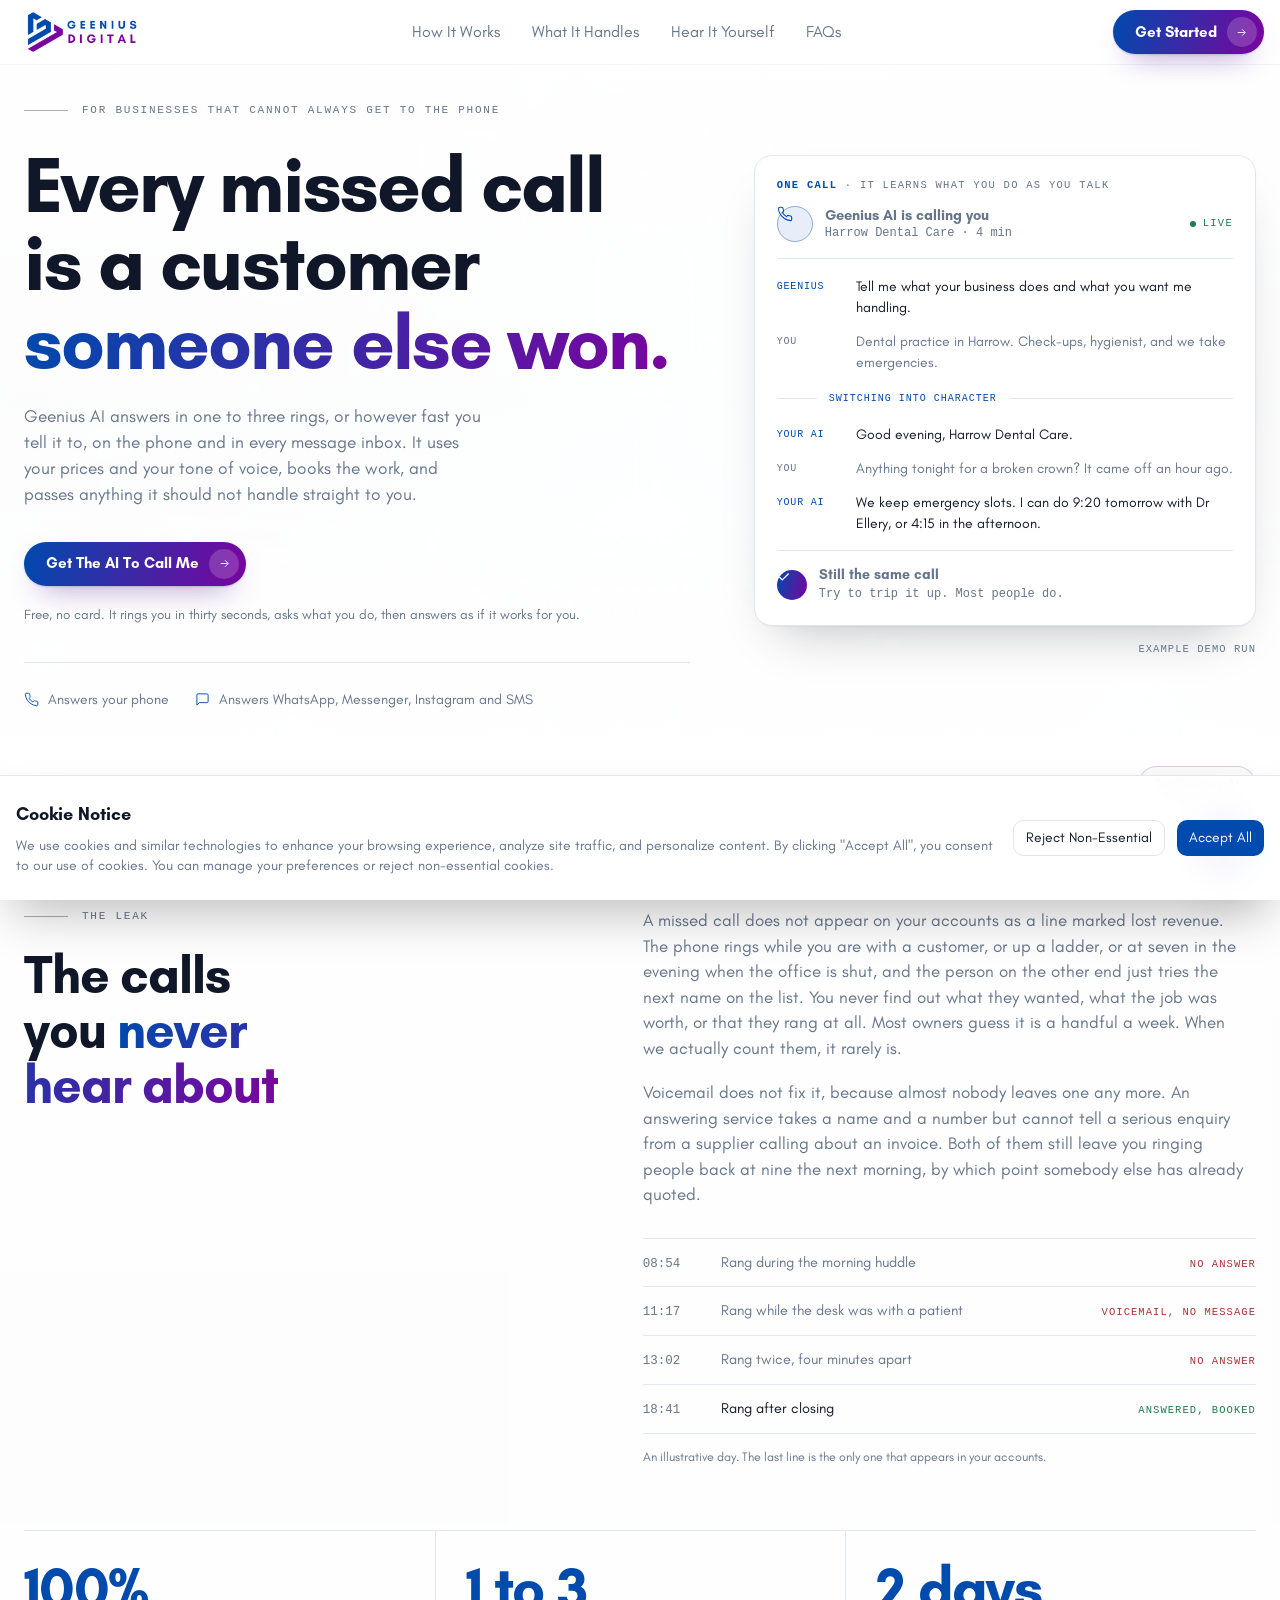
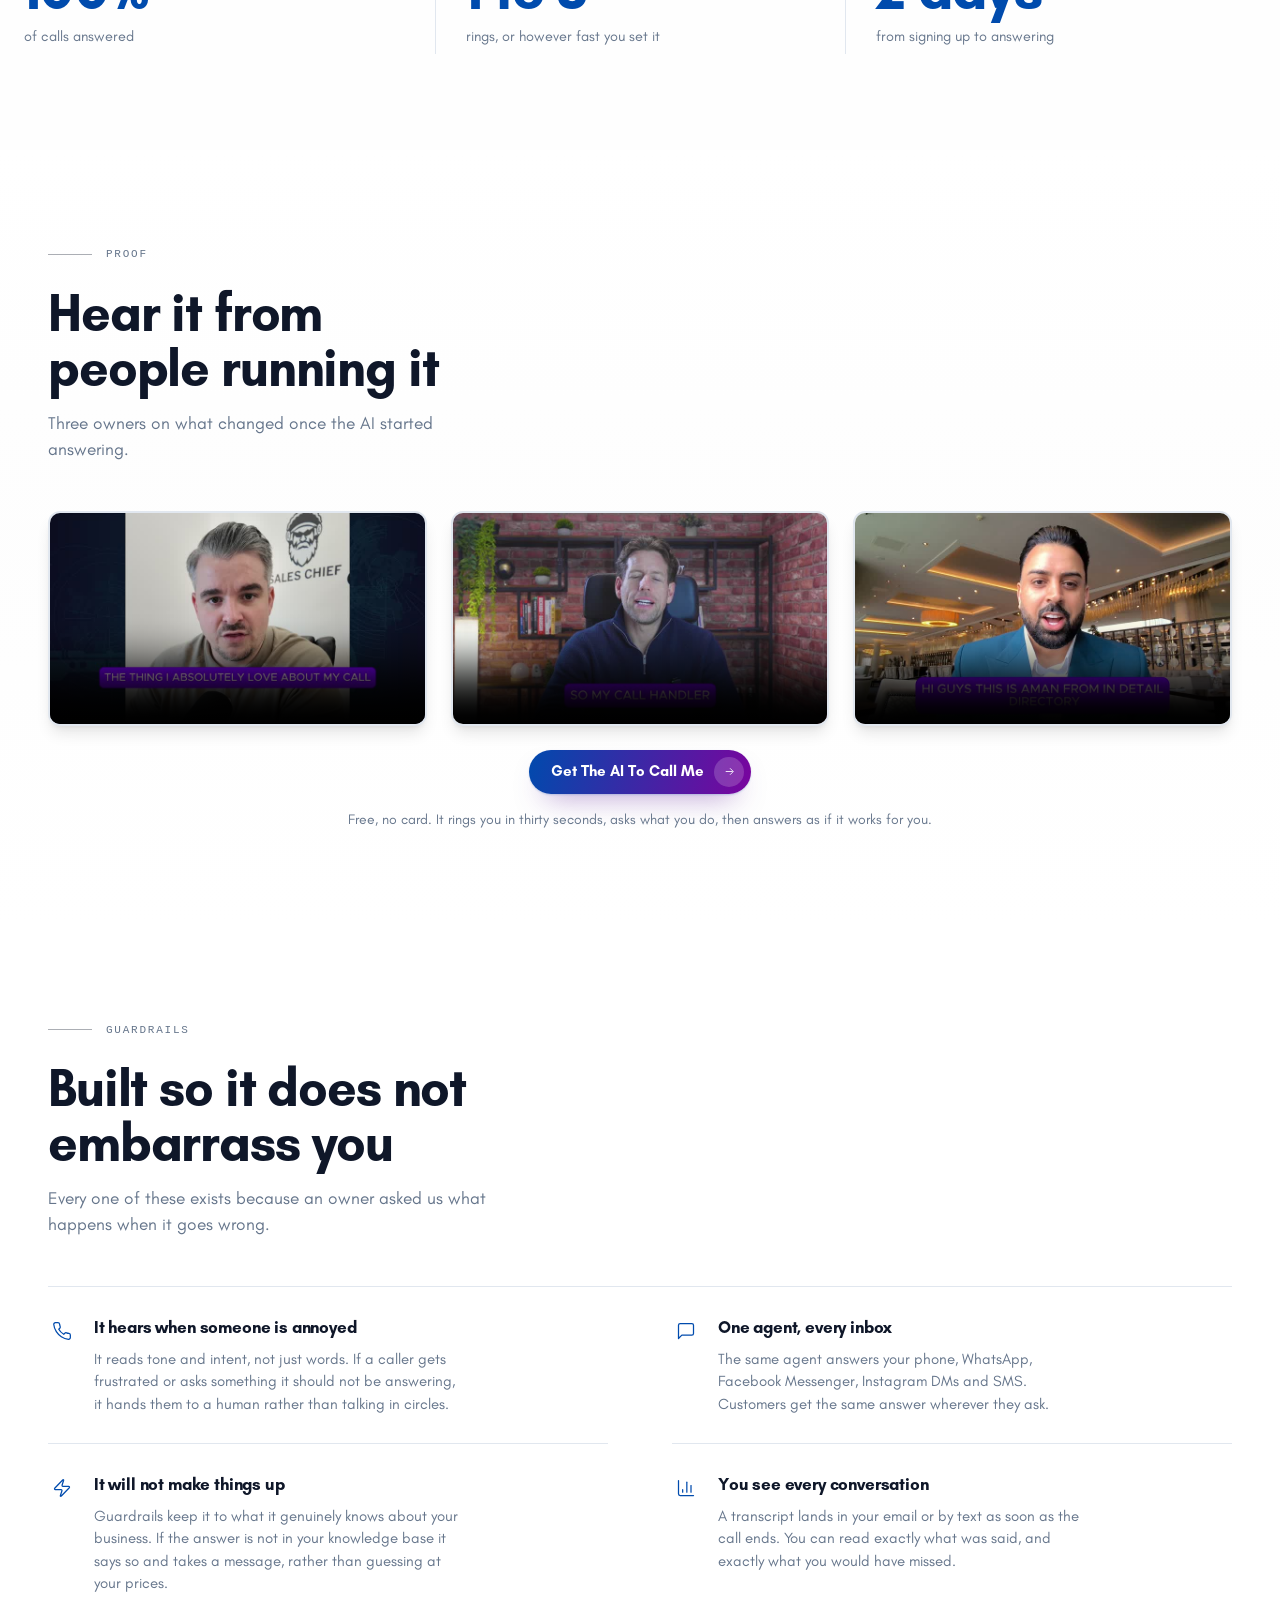
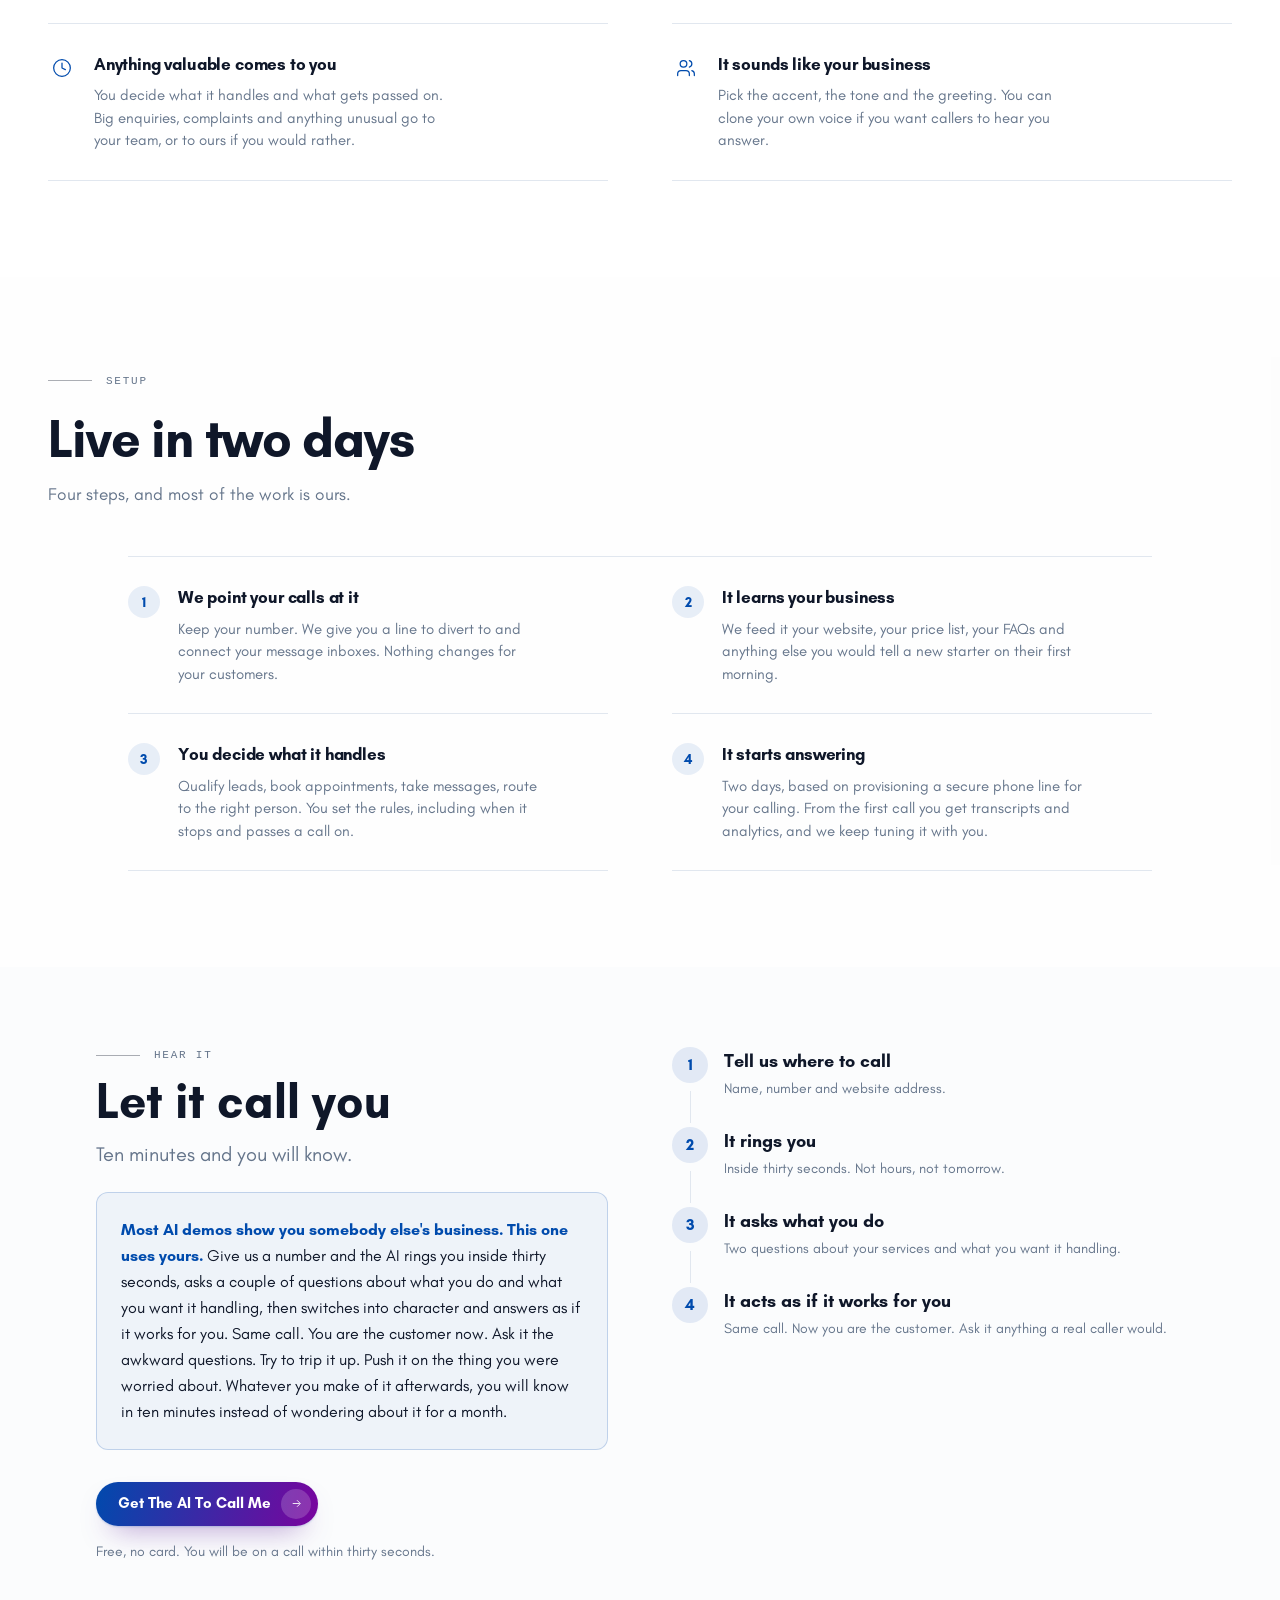
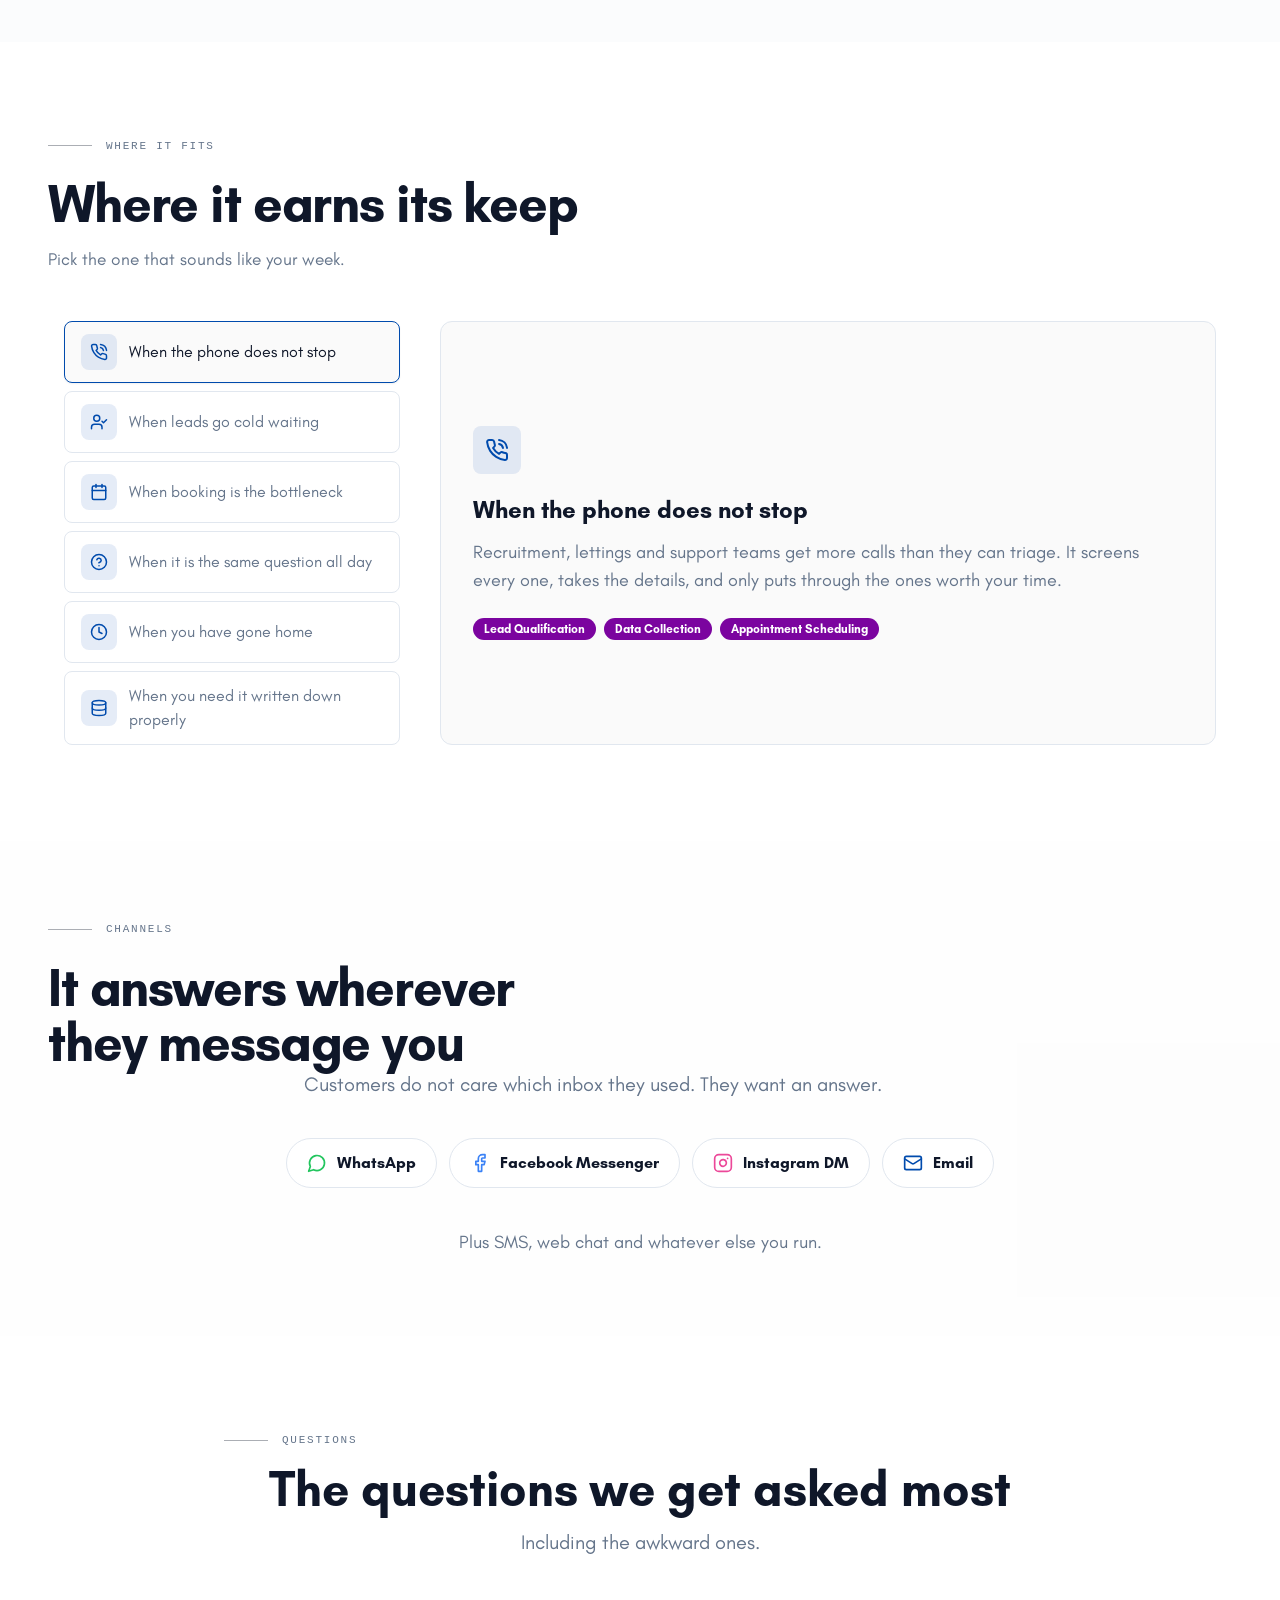
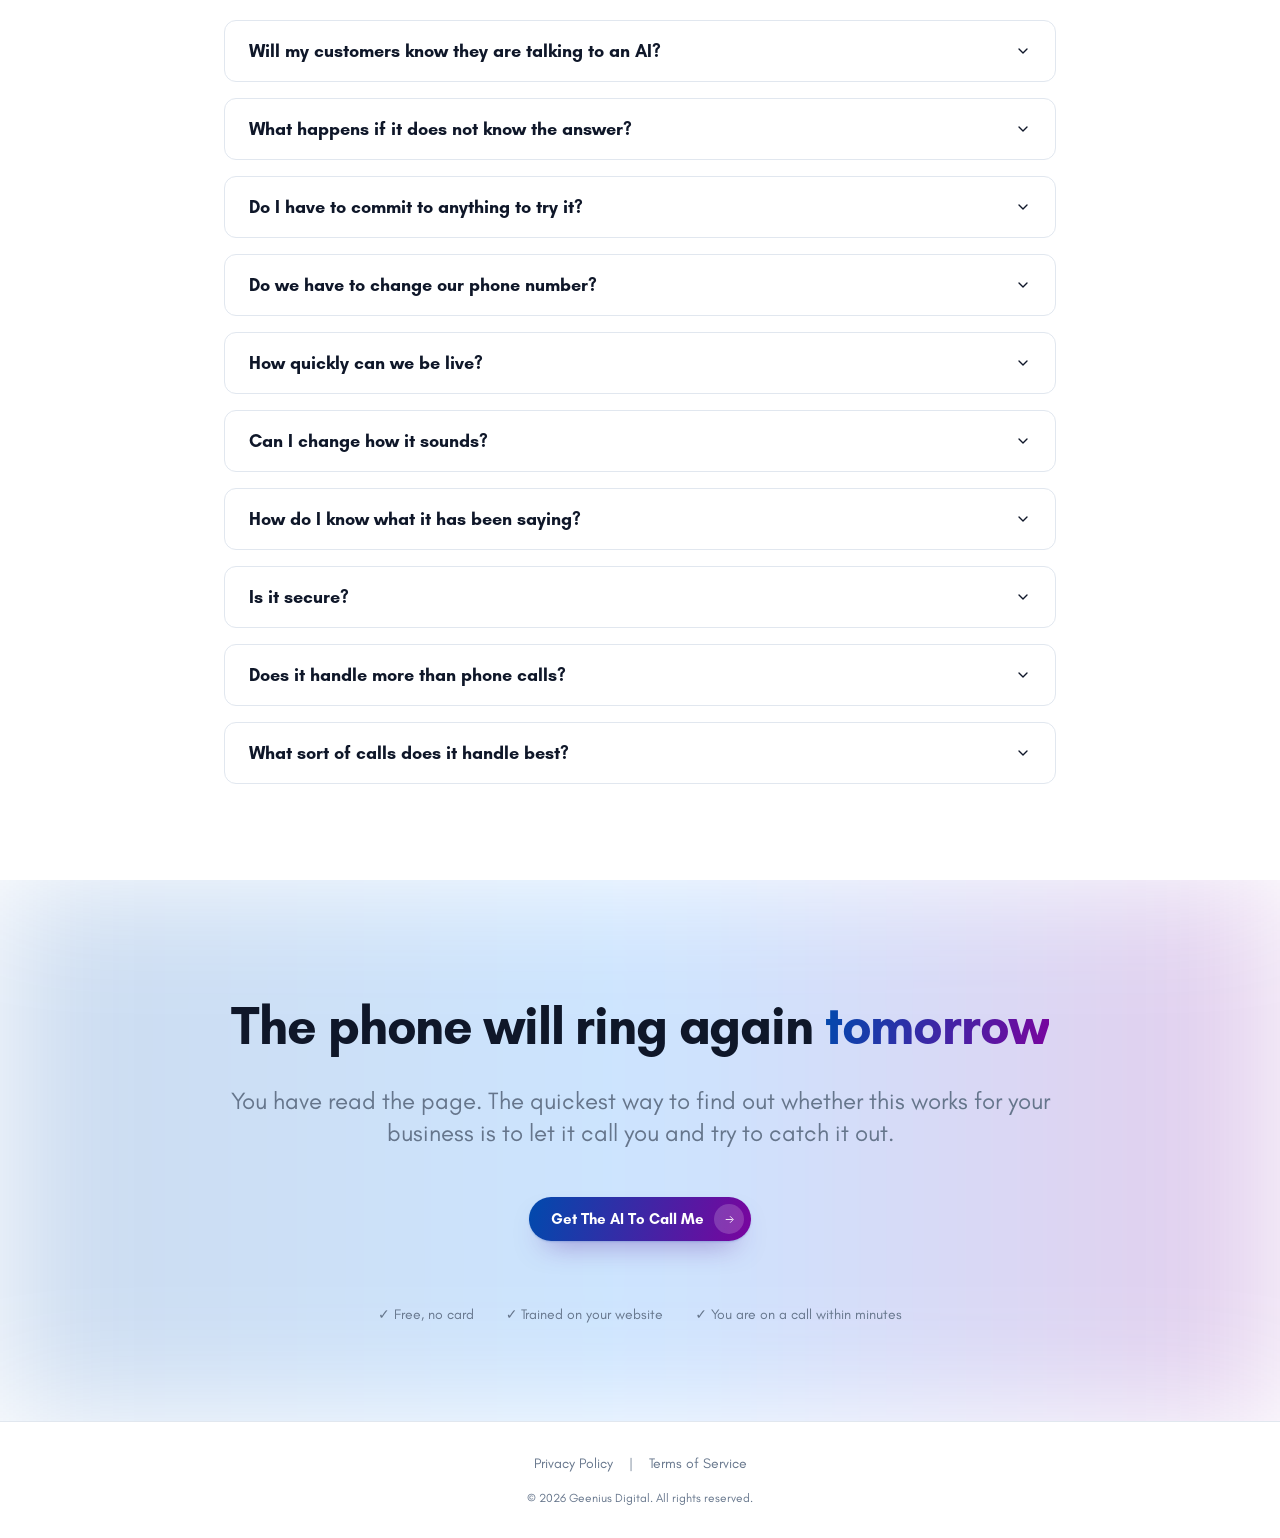
<file: index.html>
<!doctype html>
<html lang="en"><head>
    <meta charset="UTF-8">
    <meta name="viewport" content="width=device-width, initial-scale=1.0">

    <!-- Google tag (gtag.js) -->
    <script async src="https://www.googletagmanager.com/gtag/js?id=G-D5BD402LVR"></script>
    <script>
      window.dataLayer = window.dataLayer || [];
      function gtag(){dataLayer.push(arguments);}

      // Consent Mode v2. Nothing is stored until the visitor accepts.
      gtag('consent', 'default', {
        ad_storage: 'denied',
        ad_user_data: 'denied',
        ad_personalization: 'denied',
        analytics_storage: 'denied',
        functionality_storage: 'granted',
        security_storage: 'granted',
        wait_for_update: 500
      });
      try {
        if (localStorage.getItem('cookie-consent') === 'accepted') {
          gtag('consent', 'update', {
            ad_storage: 'granted',
            ad_user_data: 'granted',
            ad_personalization: 'granted',
            analytics_storage: 'granted'
          });
        }
      } catch (e) {}

      gtag('js', new Date());

      gtag('config', 'G-D5BD402LVR');
    </script>
    <title>Geenius AI - AI Voice Agent for Calls &amp; Messaging | 24/7 Automation</title>
    <meta name="description" content="Missed calls go to your competitors. Geenius AI answers in one to three rings, on the phone and in every message inbox. Live in two days. Free demo call.">
    <meta name="author" content="Geenius AI">
    <meta name="robots" content="index, follow">
    <link rel="canonical" href="https://www.geeniusdigital.com/">

    <!-- Open Graph -->
    <meta property="og:type" content="website">
    <meta property="og:url" content="https://www.geeniusdigital.com/">
    <meta property="og:title" content="Geenius AI - AI Voice Agent for Calls &amp; Messaging | 24/7 Automation">
    <meta property="og:description" content="Missed calls go to your competitors. Geenius AI answers in one to three rings, on the phone and in every message inbox. Live in two days. Free demo call.">
    <meta property="og:image" content="https://www.geeniusdigital.com/og-image.png">
    <meta property="og:site_name" content="Geenius AI">
    <meta property="og:locale" content="en_GB">

    <!-- Twitter Card -->
    <meta name="twitter:card" content="summary_large_image">
    <meta name="twitter:title" content="Geenius AI - AI Voice Agent for Calls &amp; Messaging | 24/7 Automation">
    <meta name="twitter:description" content="Missed calls go to your competitors. Geenius AI answers in one to three rings, on the phone and in every message inbox. Live in two days. Free demo call.">
    <meta name="twitter:image" content="https://www.geeniusdigital.com/og-image.png">

    <!-- Favicon -->
    <link rel="icon" type="image/x-icon" href="https://storage.googleapis.com/gpt-engineer-file-uploads/6ILTWEbeGMOBGvfyK51NenK8gHO2/uploads/1762470176589-android-chrome-512x512.png">

    <!-- JSON-LD Structured Data -->
    <script type="application/ld+json">
    {
      "@context": "https://schema.org",
      "@type": "Organization",
      "name": "Geenius AI",
      "url": "https://www.geeniusdigital.com",
      "description": "AI-powered voice agents and messaging automation for businesses. Handle inbound and outbound calls, WhatsApp, Facebook Messenger, Instagram DM and more.",
      "contactPoint": {
        "@type": "ContactPoint",
        "contactType": "sales",
        "availableLanguage": "English"
      },
      "sameAs": [],
      "logo": "https://www.geeniusdigital.com/assets/geenius-logo.png"
    }
    </script>
    <script type="application/ld+json">
    {
      "@context": "https://schema.org",
      "@type": "SoftwareApplication",
      "name": "Geenius AI",
      "applicationCategory": "BusinessApplication",
      "operatingSystem": "Web",
      "description": "AI employee that handles voice calls and messaging across WhatsApp, Facebook Messenger, Instagram DM, and more."
    }
    </script>
    <!-- Meta Pixel Code -->
    <script>
    // Held until the visitor accepts cookies. assets/site.js calls this on Accept.
    window.gxLoadPixel = function () {
      if (window.__gxPixelLoaded) return;
      window.__gxPixelLoaded = true;
      !function(f,b,e,v,n,t,s)
      {if(f.fbq)return;n=f.fbq=function(){n.callMethod?
      n.callMethod.apply(n,arguments):n.queue.push(arguments)};
      if(!f._fbq)f._fbq=n;n.push=n;n.loaded=!0;n.version='2.0';
      n.queue=[];t=b.createElement(e);t.async=!0;
      t.src=v;s=b.getElementsByTagName(e)[0];
      s.parentNode.insertBefore(t,s)}(window, document,'script',
      'https://connect.facebook.net/en_US/fbevents.js');
      fbq('init', '1123335949846125');
      fbq('track', 'PageView');
    };
    try {
      if (localStorage.getItem('cookie-consent') === 'accepted') window.gxLoadPixel();
    } catch (e) {}
    </script>
    <!-- End Meta Pixel Code -->
    
    <link rel="preload" as="image" href="assets/hero-bg.webp" type="image/webp" fetchpriority="high">
    <link rel="preconnect" href="https://storage.googleapis.com" crossorigin>
    <link rel="preconnect" href="https://assets.cdn.filesafe.space" crossorigin>
    <link rel="dns-prefetch" href="https://services.leadconnectorhq.com">
    <link rel="dns-prefetch" href="https://connect.facebook.net">
    <link rel="stylesheet" href="assets/styles.css">
    <link rel="stylesheet" href="assets/site.css?v=1793105166">
  <script id="page-jsonld" type="application/ld+json">{"@context":"https://schema.org","@type":"WebPage","name":"Geenius AI - AI Voice Agent for Calls & Messaging","description":"AI-powered voice agents and messaging automation for businesses.","url":"https://www.geeniusdigital.com/"}</script>    <script type="application/ld+json">
    {
      "@context": "https://schema.org",
      "@type": "VideoObject",
      "name": "Client testimonial: how scalable the AI call handler is",
      "description": "A Geenius AI client on what stood out most to them about running an AI call handler.",
      "thumbnailUrl": "https://www.geeniusdigital.com/assets/poster-testimonial-1.jpg",
      "uploadDate": "2026-02-23T12:26:09+00:00",
      "duration": "PT26S",
      "contentUrl": "https://assets.cdn.filesafe.space/XatOoiZ1a3R43wuBeqYK/media/699c475e10bc9c8e6a553358.mp4",
      "publisher": {
        "@type": "Organization",
        "name": "Geenius AI"
      }
    }
    </script>
    <script type="application/ld+json">
    {
      "@context": "https://schema.org",
      "@type": "VideoObject",
      "name": "Client testimonial: running a business with an AI call handler",
      "description": "A Geenius AI client on what changed day to day once the AI started answering their calls.",
      "thumbnailUrl": "https://www.geeniusdigital.com/assets/poster-testimonial-2.jpg",
      "uploadDate": "2026-02-23T12:21:45+00:00",
      "duration": "PT1M2S",
      "contentUrl": "https://assets.cdn.filesafe.space/XatOoiZ1a3R43wuBeqYK/media/699c4651340118329d85db87.mp4",
      "publisher": {
        "@type": "Organization",
        "name": "Geenius AI"
      }
    }
    </script>
    <script type="application/ld+json">
    {
      "@context": "https://schema.org",
      "@type": "VideoObject",
      "name": "Client testimonial: Aman, In Detail Directory",
      "description": "Aman from In Detail Directory on using Geenius AI to answer and qualify inbound calls.",
      "thumbnailUrl": "https://www.geeniusdigital.com/assets/poster-testimonial-3.jpg",
      "uploadDate": "2026-03-10T13:49:15+00:00",
      "duration": "PT57S",
      "contentUrl": "https://assets.cdn.filesafe.space/XatOoiZ1a3R43wuBeqYK/media/69b021547fc07c01f3531b97.mp4",
      "publisher": {
        "@type": "Organization",
        "name": "Geenius AI"
      }
    }
    </script>
  </head>
  <body style="">
    <div id="root"><div role="region" aria-label="Notifications (F8)" tabindex="-1" style="pointer-events: none;"></div><section aria-label="Notifications alt+T" tabindex="-1" aria-live="polite" aria-relevant="additions text" aria-atomic="false"></section><div class="min-h-screen bg-background"><nav class="fixed top-0 left-0 right-0 z-50 border-b border-border/40 bg-background/80 backdrop-blur-md" aria-label="Main navigation"><div class="container mx-auto px-4"><div class="flex items-center justify-between h-16"><a href="index.html" class="flex items-center gap-2" aria-label="Geenius AI Home"><picture><source srcset="assets/geenius-logo.webp" type="image/webp"><img src="assets/geenius-logo.png" alt="Geenius AI Logo" class="h-10 w-auto" width="384" height="132" loading="eager"></picture></a><div class="hidden md:flex items-center gap-8" role="navigation"><a href="#how-it-works" class="text-muted-foreground hover:text-foreground transition-colors">How It Works</a><a href="#use-cases" class="text-muted-foreground hover:text-foreground transition-colors">What It Handles</a><a href="#demo" class="text-muted-foreground hover:text-foreground transition-colors">Hear It Yourself</a><a href="#faq" class="text-muted-foreground hover:text-foreground transition-colors">FAQs</a></div><div class="flex items-center gap-4"><button class="gx2-btn" data-gx="open-popup">Get Started<span class="gx2-pip"><svg xmlns="http://www.w3.org/2000/svg" viewBox="0 0 24 24" aria-hidden="true"><path d="M5 12h13M13 6l6 6-6 6"></path></svg></span></button></div></div></div></nav><section class="gx2-hero" aria-labelledby="hero-heading"><div class="absolute inset-0 z-0"><picture><source srcset="assets/hero-bg.webp" type="image/webp"><img src="assets/hero-bg.jpg" alt="" class="w-full h-full object-cover opacity-20" width="1920" height="1080" loading="eager" fetchpriority="high"></picture><div class="absolute inset-0 bg-gradient-to-b from-background via-background/95 to-background"></div></div><div class="gx2-shell relative z-10"><div class="gx2-hero-grid"><div class="gx2-rv"><p class="gx2-eyebrow">For businesses that cannot always get to the phone</p><h1 class="gx2-h1" id="hero-heading">Every missed call is a customer <span class="gx2-lift">someone else won.</span></h1><p class="gx2-sub">Geenius AI answers in one to three rings, or however fast you tell it to, on the phone and in every message inbox. It uses your prices and your tone of voice, books the work, and passes anything it should not handle straight to you.</p><div class="gx2-cta-row"><button class="gx2-btn" data-gx="open-popup">Get The AI To Call Me<span class="gx2-pip"><svg xmlns="http://www.w3.org/2000/svg" viewBox="0 0 24 24" aria-hidden="true"><path d="M5 12h13M13 6l6 6-6 6"></path></svg></span></button><p class="gx2-micro">Free, no card. It rings you in thirty seconds, asks what you do, then answers as if it works for you.</p></div><div class="gx2-chips"><span class="gx2-chip"><svg xmlns="http://www.w3.org/2000/svg" viewBox="0 0 24 24" aria-hidden="true"><path d="M22 16.92v3a2 2 0 0 1-2.18 2 19.79 19.79 0 0 1-8.63-3.07 19.5 19.5 0 0 1-6-6 19.79 19.79 0 0 1-3.07-8.67A2 2 0 0 1 4.11 2h3a2 2 0 0 1 2 1.72 12.84 12.84 0 0 0 .7 2.81 2 2 0 0 1-.45 2.11L8.09 9.91a16 16 0 0 0 6 6l1.27-1.27a2 2 0 0 1 2.11-.45 12.84 12.84 0 0 0 2.81.7A2 2 0 0 1 22 16.92z"></path></svg>Answers your phone</span><span class="gx2-chip"><svg xmlns="http://www.w3.org/2000/svg" viewBox="0 0 24 24" aria-hidden="true"><path d="M21 15a2 2 0 0 1-2 2H7l-4 4V5a2 2 0 0 1 2-2h14a2 2 0 0 1 2 2z"></path></svg>Answers WhatsApp, Messenger, Instagram and SMS</span></div></div><div class="gx2-rv"><div class="gx2-console"><p class="gx2-callno"><b>One call</b> &middot; it learns what you do as you talk</p><div class="gx2-con-top"><span class="gx2-who"><span class="gx2-ring"><svg xmlns="http://www.w3.org/2000/svg" viewBox="0 0 24 24" aria-hidden="true"><path d="M22 16.92v3a2 2 0 0 1-2.18 2 19.79 19.79 0 0 1-8.63-3.07 19.5 19.5 0 0 1-6-6 19.79 19.79 0 0 1-3.07-8.67A2 2 0 0 1 4.11 2h3a2 2 0 0 1 2 1.72 12.84 12.84 0 0 0 .7 2.81 2 2 0 0 1-.45 2.11L8.09 9.91a16 16 0 0 0 6 6l1.27-1.27a2 2 0 0 1 2.11-.45 12.84 12.84 0 0 0 2.81.7A2 2 0 0 1 22 16.92z"></path></svg></span><span><b>Geenius AI is calling you</b><span>Harrow Dental Care &middot; 4 min</span></span></span><span class="gx2-state"><i aria-hidden="true"></i>Live</span></div><div class="gx2-turns"><div class="gx2-turn is-ai"><span class="gx2-tag">Geenius</span><p>Tell me what your business does and what you want me handling.</p></div><div class="gx2-turn is-caller"><span class="gx2-tag">You</span><p>Dental practice in Harrow. Check-ups, hygienist, and we take emergencies.</p></div><div class="gx2-switch">Switching into character</div><div class="gx2-turn is-ai"><span class="gx2-tag">Your AI</span><p>Good evening, Harrow Dental Care.</p></div><div class="gx2-turn is-caller"><span class="gx2-tag">You</span><p>Anything tonight for a broken crown? It came off an hour ago.</p></div><div class="gx2-turn is-ai"><span class="gx2-tag">Your AI</span><p>We keep emergency slots. I can do 9:20 tomorrow with Dr Ellery, or 4:15 in the afternoon.</p></div></div><div class="gx2-outcome"><span class="gx2-tick"><svg xmlns="http://www.w3.org/2000/svg" viewBox="0 0 24 24" aria-hidden="true"><path d="M20 6 9 17l-5-5"></path></svg></span><span><b>Still the same call</b><span>Try to trip it up. Most people do.</span></span></div></div><p class="gx2-con-note">Example demo run</p></div></div></div></section><section id="the-problem" class="py-24 bg-card/30" aria-labelledby="problem-heading"><div class="gx2-shell"><div class="gx2-split"><div class="gx2-rv"><p class="gx2-eyebrow">The leak</p><h2 class="gx2-h2" id="problem-heading">The calls you <span class="gx2-lift">never hear about</span></h2></div><div class="gx2-rv"><div class="gx2-prose"><p>A missed call does not appear on your accounts as a line marked lost revenue. The phone rings while you are with a customer, or up a ladder, or at seven in the evening when the office is shut, and the person on the other end just tries the next name on the list. You never find out what they wanted, what the job was worth, or that they rang at all. Most owners guess it is a handful a week. When we actually count them, it rarely is.</p><p>Voicemail does not fix it, because almost nobody leaves one any more. An answering service takes a name and a number but cannot tell a serious enquiry from a supplier calling about an invoice. Both of them still leave you ringing people back at nine the next morning, by which point somebody else has already quoted.</p></div><div class="gx2-ledger"><div class="gx2-row"><time>08:54</time><span class="gx2-what">Rang during the morning huddle</span><span class="gx2-st">No answer</span></div><div class="gx2-row"><time>11:17</time><span class="gx2-what">Rang while the desk was with a patient</span><span class="gx2-st">Voicemail, no message</span></div><div class="gx2-row"><time>13:02</time><span class="gx2-what">Rang twice, four minutes apart</span><span class="gx2-st">No answer</span></div><div class="gx2-row is-won"><time>18:41</time><span class="gx2-what">Rang after closing</span><span class="gx2-st">Answered, booked</span></div></div><p class="gx2-ledger-note">An illustrative day. The last line is the only one that appears in your accounts.</p></div></div><div class="gx2-stats gx2-rv"><div class="gx2-stat"><b>100%</b><span>of calls answered</span></div><div class="gx2-stat"><b>1 to 3</b><span>rings, or however fast you set it</span></div><div class="gx2-stat"><b>2 days</b><span>from signing up to answering</span></div></div></div></section><section class="py-24 px-4 relative overflow-hidden"><div class="absolute inset-0 bg-gradient-to-b from-background via-card/30 to-background"></div><div class="container mx-auto relative z-10"><div class="gx2-rv" style="margin-bottom:3rem"><p class="gx2-eyebrow">Proof</p><h2 class="gx2-h2">Hear it from people running it</h2><p class="gx2-sub" style="margin-top:1rem">Three owners on what changed once the AI started answering.</p></div><div class="text-center space-y-6"><div class="grid md:grid-cols-3 gap-6 mb-4"><div class="rounded-xl border-2 border-border bg-card overflow-hidden shadow-lg"><video class="w-full h-auto block aspect-video bg-muted" controls="" playsinline="" preload="none" src="https://assets.cdn.filesafe.space/XatOoiZ1a3R43wuBeqYK/media/699c475e10bc9c8e6a553358.mp4" data-gx="video" poster="assets/poster-testimonial-1.jpg">Your browser does not support the video tag.</video></div><div class="rounded-xl border-2 border-border bg-card overflow-hidden shadow-lg"><video class="w-full h-auto block aspect-video bg-muted" controls="" playsinline="" preload="none" src="https://assets.cdn.filesafe.space/XatOoiZ1a3R43wuBeqYK/media/699c4651340118329d85db87.mp4" data-gx="video" poster="assets/poster-testimonial-2.jpg">Your browser does not support the video tag.</video></div><div class="rounded-xl border-2 border-border bg-card overflow-hidden shadow-lg"><video class="w-full h-auto block aspect-video bg-muted" controls="" playsinline="" preload="none" src="https://assets.cdn.filesafe.space/XatOoiZ1a3R43wuBeqYK/media/69b021547fc07c01f3531b97.mp4" data-gx="video" poster="assets/poster-testimonial-3.jpg">Your browser does not support the video tag.</video></div></div><div><button class="gx2-btn" data-gx="open-popup">Get The AI To Call Me<span class="gx2-pip"><svg xmlns="http://www.w3.org/2000/svg" viewBox="0 0 24 24" aria-hidden="true"><path d="M5 12h13M13 6l6 6-6 6"></path></svg></span></button><p class="text-sm text-muted-foreground mt-4">Free, no card. It rings you in thirty seconds, asks what you do, then answers as if it works for you.</p></div></div></div></section><section id="features" class="py-24 px-4 relative" aria-labelledby="features-heading"><div class="container mx-auto"><div class="gx2-rv" style="margin-bottom:3rem"><p class="gx2-eyebrow">Guardrails</p><h2 id="features-heading" class="gx2-h2">Built so it does not embarrass you</h2><p class="gx2-sub" style="margin-top:1rem">Every one of these exists because an owner asked us what happens when it goes wrong.</p></div><div class="gx2-feats gx2-rv"><div class="gx2-feat"><span class="gx2-feat-ico"><svg xmlns="http://www.w3.org/2000/svg" viewBox="0 0 24 24" fill="none" stroke="currentColor" stroke-width="2" stroke-linecap="round" stroke-linejoin="round"><path d="M22 16.92v3a2 2 0 0 1-2.18 2 19.79 19.79 0 0 1-8.63-3.07 19.5 19.5 0 0 1-6-6 19.79 19.79 0 0 1-3.07-8.67A2 2 0 0 1 4.11 2h3a2 2 0 0 1 2 1.72 12.84 12.84 0 0 0 .7 2.81 2 2 0 0 1-.45 2.11L8.09 9.91a16 16 0 0 0 6 6l1.27-1.27a2 2 0 0 1 2.11-.45 12.84 12.84 0 0 0 2.81.7A2 2 0 0 1 22 16.92z"></path></svg></span><div><h3>It hears when someone is annoyed</h3><p>It reads tone and intent, not just words. If a caller gets frustrated or asks something it should not be answering, it hands them to a human rather than talking in circles.</p></div></div><div class="gx2-feat"><span class="gx2-feat-ico"><svg xmlns="http://www.w3.org/2000/svg" viewBox="0 0 24 24" fill="none" stroke="currentColor" stroke-width="2" stroke-linecap="round" stroke-linejoin="round"><path d="M21 15a2 2 0 0 1-2 2H7l-4 4V5a2 2 0 0 1 2-2h14a2 2 0 0 1 2 2z"></path></svg></span><div><h3>One agent, every inbox</h3><p>The same agent answers your phone, WhatsApp, Facebook Messenger, Instagram DMs and SMS. Customers get the same answer wherever they ask.</p></div></div><div class="gx2-feat"><span class="gx2-feat-ico"><svg xmlns="http://www.w3.org/2000/svg" viewBox="0 0 24 24" fill="none" stroke="currentColor" stroke-width="2" stroke-linecap="round" stroke-linejoin="round"><path d="M4 14a1 1 0 0 1-.78-1.63l9.9-10.2a.5.5 0 0 1 .86.46l-1.92 6.02A1 1 0 0 0 13 10h7a1 1 0 0 1 .78 1.63l-9.9 10.2a.5.5 0 0 1-.86-.46l1.92-6.02A1 1 0 0 0 11 14z"></path></svg></span><div><h3>It will not make things up</h3><p>Guardrails keep it to what it genuinely knows about your business. If the answer is not in your knowledge base it says so and takes a message, rather than guessing at your prices.</p></div></div><div class="gx2-feat"><span class="gx2-feat-ico"><svg xmlns="http://www.w3.org/2000/svg" viewBox="0 0 24 24" fill="none" stroke="currentColor" stroke-width="2" stroke-linecap="round" stroke-linejoin="round"><path d="M3 3v16a2 2 0 0 0 2 2h16"></path><path d="M18 17V9"></path><path d="M13 17V5"></path><path d="M8 17v-3"></path></svg></span><div><h3>You see every conversation</h3><p>A transcript lands in your email or by text as soon as the call ends. You can read exactly what was said, and exactly what you would have missed.</p></div></div><div class="gx2-feat"><span class="gx2-feat-ico"><svg xmlns="http://www.w3.org/2000/svg" viewBox="0 0 24 24" fill="none" stroke="currentColor" stroke-width="2" stroke-linecap="round" stroke-linejoin="round"><circle cx="12" cy="12" r="10"></circle><polyline points="12 6 12 12 16 14"></polyline></svg></span><div><h3>Anything valuable comes to you</h3><p>You decide what it handles and what gets passed on. Big enquiries, complaints and anything unusual go to your team, or to ours if you would rather.</p></div></div><div class="gx2-feat"><span class="gx2-feat-ico"><svg xmlns="http://www.w3.org/2000/svg" viewBox="0 0 24 24" fill="none" stroke="currentColor" stroke-width="2" stroke-linecap="round" stroke-linejoin="round"><path d="M16 21v-2a4 4 0 0 0-4-4H6a4 4 0 0 0-4 4v2"></path><circle cx="9" cy="7" r="4"></circle><path d="M22 21v-2a4 4 0 0 0-3-3.87"></path><path d="M16 3.13a4 4 0 0 1 0 7.75"></path></svg></span><div><h3>It sounds like your business</h3><p>Pick the accent, the tone and the greeting. You can clone your own voice if you want callers to hear you answer.</p></div></div></div></div></section><section id="how-it-works" class="py-24 px-4 bg-card/30" aria-labelledby="how-it-works-heading"><div class="container mx-auto"><div class="gx2-rv" style="margin-bottom:3rem"><p class="gx2-eyebrow">Setup</p><h2 id="how-it-works-heading" class="gx2-h2">Live in two days</h2><p class="gx2-sub" style="margin-top:1rem">Four steps, and most of the work is ours.</p></div><div class="max-w-5xl mx-auto"><div class="gx2-feats gx2-rv"><div class="gx2-feat"><span class="gx2-feat-num">1</span><div><h3>We point your calls at it</h3><p>Keep your number. We give you a line to divert to and connect your message inboxes. Nothing changes for your customers.</p></div></div><div class="gx2-feat"><span class="gx2-feat-num">2</span><div><h3>It learns your business</h3><p>We feed it your website, your price list, your FAQs and anything else you would tell a new starter on their first morning.</p></div></div><div class="gx2-feat"><span class="gx2-feat-num">3</span><div><h3>You decide what it handles</h3><p>Qualify leads, book appointments, take messages, route to the right person. You set the rules, including when it stops and passes a call on.</p></div></div><div class="gx2-feat"><span class="gx2-feat-num">4</span><div><h3>It starts answering</h3><p>Two days, based on provisioning a secure phone line for your calling. From the first call you get transcripts and analytics, and we keep tuning it with you.</p></div></div></div></div></div></section><section id="demo" class="py-20 px-4 bg-muted/30" aria-labelledby="demo-heading"><div class="container mx-auto max-w-6xl"><div class="gx-split"><div><p class="gx2-eyebrow" style="margin-bottom:.75rem">Hear it</p><h2 id="demo-heading" class="text-4xl md:text-5xl font-bold mb-4">Let it call you</h2><p class="text-xl text-muted-foreground mb-6">Ten minutes and you will know.</p><div class="bg-primary/5 border border-primary/20 rounded-lg p-6 mb-8"><p class="text-base text-foreground leading-relaxed"><strong class="text-primary">Most AI demos show you somebody else's business. This one uses yours.</strong> Give us a number and the AI rings you inside thirty seconds, asks a couple of questions about what you do and what you want it handling, then switches into character and answers as if it works for you. Same call. You are the customer now. Ask it the awkward questions. Try to trip it up. Push it on the thing you were worried about. Whatever you make of it afterwards, you will know in ten minutes instead of wondering about it for a month.</p></div><button class="gx2-btn" data-gx="open-popup">Get The AI To Call Me<span class="gx2-pip"><svg xmlns="http://www.w3.org/2000/svg" viewBox="0 0 24 24" aria-hidden="true"><path d="M5 12h13M13 6l6 6-6 6"></path></svg></span></button><p class="text-sm text-muted-foreground mt-4">Free, no card. You will be on a call within thirty seconds.</p></div><ol class="gx-steps"><li class="gx-step"><span class="gx-step-num">1</span><div><h3 class="text-lg font-semibold mb-1">Tell us where to call</h3><p class="text-sm text-muted-foreground">Name, number and website address.</p></div></li><li class="gx-step"><span class="gx-step-num">2</span><div><h3 class="text-lg font-semibold mb-1">It rings you</h3><p class="text-sm text-muted-foreground">Inside thirty seconds. Not hours, not tomorrow.</p></div></li><li class="gx-step"><span class="gx-step-num">3</span><div><h3 class="text-lg font-semibold mb-1">It asks what you do</h3><p class="text-sm text-muted-foreground">Two questions about your services and what you want it handling.</p></div></li><li class="gx-step"><span class="gx-step-num">4</span><div><h3 class="text-lg font-semibold mb-1">It acts as if it works for you</h3><p class="text-sm text-muted-foreground">Same call. Now you are the customer. Ask it anything a real caller would.</p></div></li></ol></div></div></section><section id="use-cases" class="py-24 px-4 relative" aria-labelledby="use-cases-heading"><div class="container mx-auto"><div class="gx2-rv" style="margin-bottom:3rem"><p class="gx2-eyebrow">Where it fits</p><h2 id="use-cases-heading" class="gx2-h2">Where it earns its keep</h2><p class="gx2-sub" style="margin-top:1rem">Pick the one that sounds like your week.</p></div><div class="gx-uc"><div class="gx-uc-list" role="tablist" aria-label="Situations"><button type="button" role="tab" id="uc-t1" aria-controls="uc-p1" aria-selected="true" tabindex="0" data-gx="usecase-tab" class="gx-uc-tab"><span class="gx-uc-ico"><svg xmlns="http://www.w3.org/2000/svg" width="24" height="24" viewBox="0 0 24 24" fill="none" stroke="currentColor" stroke-width="2" stroke-linecap="round" stroke-linejoin="round" class="lucide lucide-phone-call text-primary"><path d="M22 16.92v3a2 2 0 0 1-2.18 2 19.79 19.79 0 0 1-8.63-3.07 19.5 19.5 0 0 1-6-6 19.79 19.79 0 0 1-3.07-8.67A2 2 0 0 1 4.11 2h3a2 2 0 0 1 2 1.72 12.84 12.84 0 0 0 .7 2.81 2 2 0 0 1-.45 2.11L8.09 9.91a16 16 0 0 0 6 6l1.27-1.27a2 2 0 0 1 2.11-.45 12.84 12.84 0 0 0 2.81.7A2 2 0 0 1 22 16.92z"></path><path d="M14.05 2a9 9 0 0 1 8 7.94"></path><path d="M14.05 6A5 5 0 0 1 18 10"></path></svg></span><span class="gx-uc-label">When the phone does not stop</span></button><button type="button" role="tab" id="uc-t2" aria-controls="uc-p2" aria-selected="false" tabindex="-1" data-gx="usecase-tab" class="gx-uc-tab"><span class="gx-uc-ico"><svg xmlns="http://www.w3.org/2000/svg" width="24" height="24" viewBox="0 0 24 24" fill="none" stroke="currentColor" stroke-width="2" stroke-linecap="round" stroke-linejoin="round" class="lucide lucide-user-check text-primary"><path d="M16 21v-2a4 4 0 0 0-4-4H6a4 4 0 0 0-4 4v2"></path><circle cx="9" cy="7" r="4"></circle><polyline points="16 11 18 13 22 9"></polyline></svg></span><span class="gx-uc-label">When leads go cold waiting</span></button><button type="button" role="tab" id="uc-t3" aria-controls="uc-p3" aria-selected="false" tabindex="-1" data-gx="usecase-tab" class="gx-uc-tab"><span class="gx-uc-ico"><svg xmlns="http://www.w3.org/2000/svg" width="24" height="24" viewBox="0 0 24 24" fill="none" stroke="currentColor" stroke-width="2" stroke-linecap="round" stroke-linejoin="round" class="lucide lucide-calendar text-primary"><path d="M8 2v4"></path><path d="M16 2v4"></path><rect width="18" height="18" x="3" y="4" rx="2"></rect><path d="M3 10h18"></path></svg></span><span class="gx-uc-label">When booking is the bottleneck</span></button><button type="button" role="tab" id="uc-t4" aria-controls="uc-p4" aria-selected="false" tabindex="-1" data-gx="usecase-tab" class="gx-uc-tab"><span class="gx-uc-ico"><svg xmlns="http://www.w3.org/2000/svg" width="24" height="24" viewBox="0 0 24 24" fill="none" stroke="currentColor" stroke-width="2" stroke-linecap="round" stroke-linejoin="round" class="lucide lucide-circle-help text-primary"><circle cx="12" cy="12" r="10"></circle><path d="M9.09 9a3 3 0 0 1 5.83 1c0 2-3 3-3 3"></path><path d="M12 17h.01"></path></svg></span><span class="gx-uc-label">When it is the same question all day</span></button><button type="button" role="tab" id="uc-t5" aria-controls="uc-p5" aria-selected="false" tabindex="-1" data-gx="usecase-tab" class="gx-uc-tab"><span class="gx-uc-ico"><svg xmlns="http://www.w3.org/2000/svg" width="24" height="24" viewBox="0 0 24 24" fill="none" stroke="currentColor" stroke-width="2" stroke-linecap="round" stroke-linejoin="round" class="lucide lucide-clock text-primary"><circle cx="12" cy="12" r="10"></circle><polyline points="12 6 12 12 16 14"></polyline></svg></span><span class="gx-uc-label">When you have gone home</span></button><button type="button" role="tab" id="uc-t6" aria-controls="uc-p6" aria-selected="false" tabindex="-1" data-gx="usecase-tab" class="gx-uc-tab"><span class="gx-uc-ico"><svg xmlns="http://www.w3.org/2000/svg" width="24" height="24" viewBox="0 0 24 24" fill="none" stroke="currentColor" stroke-width="2" stroke-linecap="round" stroke-linejoin="round" class="lucide lucide-database text-primary"><ellipse cx="12" cy="5" rx="9" ry="3"></ellipse><path d="M3 5V19A9 3 0 0 0 21 19V5"></path><path d="M3 12A9 3 0 0 0 21 12"></path></svg></span><span class="gx-uc-label">When you need it written down properly</span></button></div><div class="gx-uc-panels"><div role="tabpanel" id="uc-p1" aria-labelledby="uc-t1" class="gx-uc-panel"><div class="gx-uc-ico gx-uc-ico-lg"><svg xmlns="http://www.w3.org/2000/svg" width="24" height="24" viewBox="0 0 24 24" fill="none" stroke="currentColor" stroke-width="2" stroke-linecap="round" stroke-linejoin="round" class="lucide lucide-phone-call text-primary"><path d="M22 16.92v3a2 2 0 0 1-2.18 2 19.79 19.79 0 0 1-8.63-3.07 19.5 19.5 0 0 1-6-6 19.79 19.79 0 0 1-3.07-8.67A2 2 0 0 1 4.11 2h3a2 2 0 0 1 2 1.72 12.84 12.84 0 0 0 .7 2.81 2 2 0 0 1-.45 2.11L8.09 9.91a16 16 0 0 0 6 6l1.27-1.27a2 2 0 0 1 2.11-.45 12.84 12.84 0 0 0 2.81.7A2 2 0 0 1 22 16.92z"></path><path d="M14.05 2a9 9 0 0 1 8 7.94"></path><path d="M14.05 6A5 5 0 0 1 18 10"></path></svg></div><h3 class="text-2xl font-semibold mb-3">When the phone does not stop</h3><p class="text-muted-foreground text-lg mb-6">Recruitment, lettings and support teams get more calls than they can triage. It screens every one, takes the details, and only puts through the ones worth your time.</p><div class="flex flex-wrap gap-2"><div class="inline-flex items-center rounded-full border px-2.5 py-0.5 font-semibold transition-colors focus:outline-none focus:ring-2 focus:ring-ring focus:ring-offset-2 border-transparent bg-secondary text-secondary-foreground hover:bg-secondary/80 text-xs">Lead Qualification</div><div class="inline-flex items-center rounded-full border px-2.5 py-0.5 font-semibold transition-colors focus:outline-none focus:ring-2 focus:ring-ring focus:ring-offset-2 border-transparent bg-secondary text-secondary-foreground hover:bg-secondary/80 text-xs">Data Collection</div><div class="inline-flex items-center rounded-full border px-2.5 py-0.5 font-semibold transition-colors focus:outline-none focus:ring-2 focus:ring-ring focus:ring-offset-2 border-transparent bg-secondary text-secondary-foreground hover:bg-secondary/80 text-xs">Appointment Scheduling</div></div></div><div role="tabpanel" id="uc-p2" aria-labelledby="uc-t2" class="gx-uc-panel" hidden><div class="gx-uc-ico gx-uc-ico-lg"><svg xmlns="http://www.w3.org/2000/svg" width="24" height="24" viewBox="0 0 24 24" fill="none" stroke="currentColor" stroke-width="2" stroke-linecap="round" stroke-linejoin="round" class="lucide lucide-user-check text-primary"><path d="M16 21v-2a4 4 0 0 0-4-4H6a4 4 0 0 0-4 4v2"></path><circle cx="9" cy="7" r="4"></circle><polyline points="16 11 18 13 22 9"></polyline></svg></div><h3 class="text-2xl font-semibold mb-3">When leads go cold waiting</h3><p class="text-muted-foreground text-lg mb-6">It answers or calls straight back, qualifies against your criteria, and gets the good ones booked in before they have rung anybody else.</p><div class="flex flex-wrap gap-2"><div class="inline-flex items-center rounded-full border px-2.5 py-0.5 font-semibold transition-colors focus:outline-none focus:ring-2 focus:ring-ring focus:ring-offset-2 border-transparent bg-secondary text-secondary-foreground hover:bg-secondary/80 text-xs">Call Routing</div><div class="inline-flex items-center rounded-full border px-2.5 py-0.5 font-semibold transition-colors focus:outline-none focus:ring-2 focus:ring-ring focus:ring-offset-2 border-transparent bg-secondary text-secondary-foreground hover:bg-secondary/80 text-xs">Lead Qualification</div><div class="inline-flex items-center rounded-full border px-2.5 py-0.5 font-semibold transition-colors focus:outline-none focus:ring-2 focus:ring-ring focus:ring-offset-2 border-transparent bg-secondary text-secondary-foreground hover:bg-secondary/80 text-xs">Data Collection</div></div></div><div role="tabpanel" id="uc-p3" aria-labelledby="uc-t3" class="gx-uc-panel" hidden><div class="gx-uc-ico gx-uc-ico-lg"><svg xmlns="http://www.w3.org/2000/svg" width="24" height="24" viewBox="0 0 24 24" fill="none" stroke="currentColor" stroke-width="2" stroke-linecap="round" stroke-linejoin="round" class="lucide lucide-calendar text-primary"><path d="M8 2v4"></path><path d="M16 2v4"></path><rect width="18" height="18" x="3" y="4" rx="2"></rect><path d="M3 10h18"></path></svg></div><h3 class="text-2xl font-semibold mb-3">When booking is the bottleneck</h3><p class="text-muted-foreground text-lg mb-6">It checks your calendar, offers real slots, confirms on the call, and reminds them the day before so they turn up.</p><div class="flex flex-wrap gap-2"><div class="inline-flex items-center rounded-full border px-2.5 py-0.5 font-semibold transition-colors focus:outline-none focus:ring-2 focus:ring-ring focus:ring-offset-2 border-transparent bg-secondary text-secondary-foreground hover:bg-secondary/80 text-xs">Appointment Scheduling</div><div class="inline-flex items-center rounded-full border px-2.5 py-0.5 font-semibold transition-colors focus:outline-none focus:ring-2 focus:ring-ring focus:ring-offset-2 border-transparent bg-secondary text-secondary-foreground hover:bg-secondary/80 text-xs">FAQ Handling</div></div></div><div role="tabpanel" id="uc-p4" aria-labelledby="uc-t4" class="gx-uc-panel" hidden><div class="gx-uc-ico gx-uc-ico-lg"><svg xmlns="http://www.w3.org/2000/svg" width="24" height="24" viewBox="0 0 24 24" fill="none" stroke="currentColor" stroke-width="2" stroke-linecap="round" stroke-linejoin="round" class="lucide lucide-circle-help text-primary"><circle cx="12" cy="12" r="10"></circle><path d="M9.09 9a3 3 0 0 1 5.83 1c0 2-3 3-3 3"></path><path d="M12 17h.01"></path></svg></div><h3 class="text-2xl font-semibold mb-3">When it is the same question all day</h3><p class="text-muted-foreground text-lg mb-6">Opening hours, parking, do you cover my postcode, how much roughly. It answers in seconds so nobody on your team has to stop what they are doing.</p><div class="flex flex-wrap gap-2"><div class="inline-flex items-center rounded-full border px-2.5 py-0.5 font-semibold transition-colors focus:outline-none focus:ring-2 focus:ring-ring focus:ring-offset-2 border-transparent bg-secondary text-secondary-foreground hover:bg-secondary/80 text-xs">FAQ Handling</div><div class="inline-flex items-center rounded-full border px-2.5 py-0.5 font-semibold transition-colors focus:outline-none focus:ring-2 focus:ring-ring focus:ring-offset-2 border-transparent bg-secondary text-secondary-foreground hover:bg-secondary/80 text-xs">Call Routing</div></div></div><div role="tabpanel" id="uc-p5" aria-labelledby="uc-t5" class="gx-uc-panel" hidden><div class="gx-uc-ico gx-uc-ico-lg"><svg xmlns="http://www.w3.org/2000/svg" width="24" height="24" viewBox="0 0 24 24" fill="none" stroke="currentColor" stroke-width="2" stroke-linecap="round" stroke-linejoin="round" class="lucide lucide-clock text-primary"><circle cx="12" cy="12" r="10"></circle><polyline points="12 6 12 12 16 14"></polyline></svg></div><h3 class="text-2xl font-semibold mb-3">When you have gone home</h3><p class="text-muted-foreground text-lg mb-6">Voicemail loses people. It picks up at nine in the evening, deals with what it can, flags anything urgent, and has the details waiting for you in the morning.</p><div class="flex flex-wrap gap-2"><div class="inline-flex items-center rounded-full border px-2.5 py-0.5 font-semibold transition-colors focus:outline-none focus:ring-2 focus:ring-ring focus:ring-offset-2 border-transparent bg-secondary text-secondary-foreground hover:bg-secondary/80 text-xs">Appointment Scheduling</div><div class="inline-flex items-center rounded-full border px-2.5 py-0.5 font-semibold transition-colors focus:outline-none focus:ring-2 focus:ring-ring focus:ring-offset-2 border-transparent bg-secondary text-secondary-foreground hover:bg-secondary/80 text-xs">Lead Qualification</div><div class="inline-flex items-center rounded-full border px-2.5 py-0.5 font-semibold transition-colors focus:outline-none focus:ring-2 focus:ring-ring focus:ring-offset-2 border-transparent bg-secondary text-secondary-foreground hover:bg-secondary/80 text-xs">Call Routing</div></div></div><div role="tabpanel" id="uc-p6" aria-labelledby="uc-t6" class="gx-uc-panel" hidden><div class="gx-uc-ico gx-uc-ico-lg"><svg xmlns="http://www.w3.org/2000/svg" width="24" height="24" viewBox="0 0 24 24" fill="none" stroke="currentColor" stroke-width="2" stroke-linecap="round" stroke-linejoin="round" class="lucide lucide-database text-primary"><ellipse cx="12" cy="5" rx="9" ry="3"></ellipse><path d="M3 5V19A9 3 0 0 0 21 19V5"></path><path d="M3 12A9 3 0 0 0 21 12"></path></svg></div><h3 class="text-2xl font-semibold mb-3">When you need it written down properly</h3><p class="text-muted-foreground text-lg mb-6">Every call captured the same way. Name, number, reason for calling, what was promised. Nothing lost in somebody's notepad.</p><div class="flex flex-wrap gap-2"><div class="inline-flex items-center rounded-full border px-2.5 py-0.5 font-semibold transition-colors focus:outline-none focus:ring-2 focus:ring-ring focus:ring-offset-2 border-transparent bg-secondary text-secondary-foreground hover:bg-secondary/80 text-xs">Data Collection</div><div class="inline-flex items-center rounded-full border px-2.5 py-0.5 font-semibold transition-colors focus:outline-none focus:ring-2 focus:ring-ring focus:ring-offset-2 border-transparent bg-secondary text-secondary-foreground hover:bg-secondary/80 text-xs">FAQ Handling</div><div class="inline-flex items-center rounded-full border px-2.5 py-0.5 font-semibold transition-colors focus:outline-none focus:ring-2 focus:ring-ring focus:ring-offset-2 border-transparent bg-secondary text-secondary-foreground hover:bg-secondary/80 text-xs">Call Routing</div></div></div></div></div></div></section><section id="platforms" class="py-20 px-4 bg-card/30" aria-labelledby="platforms-heading"><div class="container mx-auto"><div class="gx2-rv" style="margin-bottom:2.5rem"><p class="gx2-eyebrow">Channels</p><h2 id="platforms-heading" class="gx2-h2">It answers wherever they message you</h2><p class="text-xl text-muted-foreground max-w-2xl mx-auto">Customers do not care which inbox they used. They want an answer.</p></div><div class="gx-plat"><div class="gx-plat-item"><svg xmlns="http://www.w3.org/2000/svg" width="24" height="24" viewBox="0 0 24 24" fill="none" stroke="currentColor" stroke-width="2" stroke-linecap="round" stroke-linejoin="round" class="lucide lucide-message-circle text-green-500"><path d="M7.9 20A9 9 0 1 0 4 16.1L2 22Z"></path></svg><span>WhatsApp</span></div><div class="gx-plat-item"><svg xmlns="http://www.w3.org/2000/svg" width="24" height="24" viewBox="0 0 24 24" fill="none" stroke="currentColor" stroke-width="2" stroke-linecap="round" stroke-linejoin="round" class="lucide lucide-facebook text-blue-500"><path d="M18 2h-3a5 5 0 0 0-5 5v3H7v4h3v8h4v-8h3l1-4h-4V7a1 1 0 0 1 1-1h3z"></path></svg><span>Facebook Messenger</span></div><div class="gx-plat-item"><svg xmlns="http://www.w3.org/2000/svg" width="24" height="24" viewBox="0 0 24 24" fill="none" stroke="currentColor" stroke-width="2" stroke-linecap="round" stroke-linejoin="round" class="lucide lucide-instagram text-pink-500"><rect width="20" height="20" x="2" y="2" rx="5" ry="5"></rect><path d="M16 11.37A4 4 0 1 1 12.63 8 4 4 0 0 1 16 11.37z"></path><line x1="17.5" x2="17.51" y1="6.5" y2="6.5"></line></svg><span>Instagram DM</span></div><div class="gx-plat-item"><svg xmlns="http://www.w3.org/2000/svg" width="24" height="24" viewBox="0 0 24 24" fill="none" stroke="currentColor" stroke-width="2" stroke-linecap="round" stroke-linejoin="round" class="lucide lucide-mail text-primary"><rect width="20" height="16" x="2" y="4" rx="2"></rect><path d="m22 7-8.97 5.7a1.94 1.94 0 0 1-2.06 0L2 7"></path></svg><span>Email</span></div></div><p class="text-lg text-muted-foreground text-center mt-10">Plus SMS, web chat and whatever else you run.</p></div></section><section id="faq" class="py-24 px-4" aria-labelledby="faq-heading"><script type="application/ld+json">{"@context": "https://schema.org", "@type": "FAQPage", "mainEntity": [{"@type": "Question", "name": "Will my customers know they are talking to an AI?", "acceptedAnswer": {"@type": "Answer", "text": "Some will, some will not, and you control how upfront it is. Most of our clients have it introduce itself as their virtual assistant, because callers respond better to a machine that answers straight away than to a voicemail that never gets returned."}}, {"@type": "Question", "name": "What happens if it does not know the answer?", "acceptedAnswer": {"@type": "Answer", "text": "It says so and takes a message, or passes the caller to your team. It is built with guardrails that stop it guessing, so it will never invent a price or promise you something you do not do."}}, {"@type": "Question", "name": "Do I have to commit to anything to try it?", "acceptedAnswer": {"@type": "Answer", "text": "No. The demo call is free, there is nothing to sign, and nobody will chase you afterwards. If you want to take it further we will talk through what it would cost for your setup on a proper call, not on a web page."}}, {"@type": "Question", "name": "Do we have to change our phone number?", "acceptedAnswer": {"@type": "Answer", "text": "No. We give you a number to divert to, free of charge. Your customers carry on ringing the number they already have."}}, {"@type": "Question", "name": "How quickly can we be live?", "acceptedAnswer": {"@type": "Answer", "text": "Two days, based on provisioning a secure phone line for your calling. That covers a short audit, building your knowledge base and setting up your call flows, with a Solutions Architect doing the work alongside you."}}, {"@type": "Question", "name": "Can I change how it sounds?", "acceptedAnswer": {"@type": "Answer", "text": "Yes. Voice, accent, tone, greeting and the rules it follows are all yours to set. You can clone your own voice if you want callers to hear you."}}, {"@type": "Question", "name": "How do I know what it has been saying?", "acceptedAnswer": {"@type": "Answer", "text": "You get a transcript of every call by email or text as it happens, and everything sits in your dashboard so you can see patterns and tighten the answers over time."}}, {"@type": "Question", "name": "Is it secure?", "acceptedAnswer": {"@type": "Answer", "text": "Calls and the platform are encrypted using SRTP, and we are GDPR compliant, so you can tell a caller exactly what happens to their data. If your own compliance team has specific requirements, raise them on the demo call and we will tell you straight whether we meet them."}}, {"@type": "Question", "name": "Does it handle more than phone calls?", "acceptedAnswer": {"@type": "Answer", "text": "Yes. The same agent covers WhatsApp, Facebook Messenger, Instagram DMs and SMS, with one set of answers across all of them."}}, {"@type": "Question", "name": "What sort of calls does it handle best?", "acceptedAnswer": {"@type": "Answer", "text": "Qualifying leads, booking appointments, routing callers, answering the same questions all day, and taking proper details when somebody rings out of hours."}}]}</script><div class="container mx-auto max-w-4xl"><div class="text-center mb-16 space-y-4"><p class="gx2-eyebrow" style="margin-bottom:.75rem">Questions</p><h2 id="faq-heading" class="text-4xl md:text-5xl font-bold">The questions we get asked most</h2><p class="text-xl text-muted-foreground">Including the awkward ones.</p></div><div class="space-y-4" data-orientation="vertical"><div data-state="closed" data-orientation="vertical" class="bg-background border border-border rounded-lg px-6 hover:border-primary/50 transition-colors"><h3 data-orientation="vertical" data-state="closed" class="flex"><button type="button" aria-controls="faq-a1" aria-expanded="false" data-state="closed" data-orientation="vertical" id="faq-q1" class="flex flex-1 items-center justify-between py-4 transition-all hover:underline [&amp;[data-state=open]&gt;svg]:rotate-180 text-left text-lg font-semibold hover:text-primary" data-radix-collection-item="" data-gx="accordion-trigger">Will my customers know they are talking to an AI?<svg xmlns="http://www.w3.org/2000/svg" width="24" height="24" viewBox="0 0 24 24" fill="none" stroke="currentColor" stroke-width="2" stroke-linecap="round" stroke-linejoin="round" class="lucide lucide-chevron-down h-4 w-4 shrink-0 transition-transform duration-200"><path d="m6 9 6 6 6-6"></path></svg></button></h3><div class="overflow-hidden text-sm" data-gx="accordion-content" data-state="closed" id="faq-a1" role="region" aria-labelledby="faq-q1"><div class="gx-acc-inner"><div class="pb-4 pt-0 text-muted-foreground">Some will, some will not, and you control how upfront it is. Most of our clients have it introduce itself as their virtual assistant, because callers respond better to a machine that answers straight away than to a voicemail that never gets returned.</div></div></div></div><div data-state="closed" data-orientation="vertical" class="bg-background border border-border rounded-lg px-6 hover:border-primary/50 transition-colors"><h3 data-orientation="vertical" data-state="closed" class="flex"><button type="button" aria-controls="faq-a2" aria-expanded="false" data-state="closed" data-orientation="vertical" id="faq-q2" class="flex flex-1 items-center justify-between py-4 transition-all hover:underline [&amp;[data-state=open]&gt;svg]:rotate-180 text-left text-lg font-semibold hover:text-primary" data-radix-collection-item="" data-gx="accordion-trigger">What happens if it does not know the answer?<svg xmlns="http://www.w3.org/2000/svg" width="24" height="24" viewBox="0 0 24 24" fill="none" stroke="currentColor" stroke-width="2" stroke-linecap="round" stroke-linejoin="round" class="lucide lucide-chevron-down h-4 w-4 shrink-0 transition-transform duration-200"><path d="m6 9 6 6 6-6"></path></svg></button></h3><div class="overflow-hidden text-sm" data-gx="accordion-content" data-state="closed" id="faq-a2" role="region" aria-labelledby="faq-q2"><div class="gx-acc-inner"><div class="pb-4 pt-0 text-muted-foreground">It says so and takes a message, or passes the caller to your team. It is built with guardrails that stop it guessing, so it will never invent a price or promise you something you do not do.</div></div></div></div><div data-state="closed" data-orientation="vertical" class="bg-background border border-border rounded-lg px-6 hover:border-primary/50 transition-colors"><h3 data-orientation="vertical" data-state="closed" class="flex"><button type="button" aria-controls="faq-a3" aria-expanded="false" data-state="closed" data-orientation="vertical" id="faq-q3" class="flex flex-1 items-center justify-between py-4 transition-all hover:underline [&amp;[data-state=open]&gt;svg]:rotate-180 text-left text-lg font-semibold hover:text-primary" data-radix-collection-item="" data-gx="accordion-trigger">Do I have to commit to anything to try it?<svg xmlns="http://www.w3.org/2000/svg" width="24" height="24" viewBox="0 0 24 24" fill="none" stroke="currentColor" stroke-width="2" stroke-linecap="round" stroke-linejoin="round" class="lucide lucide-chevron-down h-4 w-4 shrink-0 transition-transform duration-200"><path d="m6 9 6 6 6-6"></path></svg></button></h3><div class="overflow-hidden text-sm" data-gx="accordion-content" data-state="closed" id="faq-a3" role="region" aria-labelledby="faq-q3"><div class="gx-acc-inner"><div class="pb-4 pt-0 text-muted-foreground">No. The demo call is free, there is nothing to sign, and nobody will chase you afterwards. If you want to take it further we will talk through what it would cost for your setup on a proper call, not on a web page.</div></div></div></div><div data-state="closed" data-orientation="vertical" class="bg-background border border-border rounded-lg px-6 hover:border-primary/50 transition-colors"><h3 data-orientation="vertical" data-state="closed" class="flex"><button type="button" aria-controls="faq-a4" aria-expanded="false" data-state="closed" data-orientation="vertical" id="faq-q4" class="flex flex-1 items-center justify-between py-4 transition-all hover:underline [&amp;[data-state=open]&gt;svg]:rotate-180 text-left text-lg font-semibold hover:text-primary" data-radix-collection-item="" data-gx="accordion-trigger">Do we have to change our phone number?<svg xmlns="http://www.w3.org/2000/svg" width="24" height="24" viewBox="0 0 24 24" fill="none" stroke="currentColor" stroke-width="2" stroke-linecap="round" stroke-linejoin="round" class="lucide lucide-chevron-down h-4 w-4 shrink-0 transition-transform duration-200"><path d="m6 9 6 6 6-6"></path></svg></button></h3><div class="overflow-hidden text-sm" data-gx="accordion-content" data-state="closed" id="faq-a4" role="region" aria-labelledby="faq-q4"><div class="gx-acc-inner"><div class="pb-4 pt-0 text-muted-foreground">No. We give you a number to divert to, free of charge. Your customers carry on ringing the number they already have.</div></div></div></div><div data-state="closed" data-orientation="vertical" class="bg-background border border-border rounded-lg px-6 hover:border-primary/50 transition-colors"><h3 data-orientation="vertical" data-state="closed" class="flex"><button type="button" aria-controls="faq-a5" aria-expanded="false" data-state="closed" data-orientation="vertical" id="faq-q5" class="flex flex-1 items-center justify-between py-4 transition-all hover:underline [&amp;[data-state=open]&gt;svg]:rotate-180 text-left text-lg font-semibold hover:text-primary" data-radix-collection-item="" data-gx="accordion-trigger">How quickly can we be live?<svg xmlns="http://www.w3.org/2000/svg" width="24" height="24" viewBox="0 0 24 24" fill="none" stroke="currentColor" stroke-width="2" stroke-linecap="round" stroke-linejoin="round" class="lucide lucide-chevron-down h-4 w-4 shrink-0 transition-transform duration-200"><path d="m6 9 6 6 6-6"></path></svg></button></h3><div class="overflow-hidden text-sm" data-gx="accordion-content" data-state="closed" id="faq-a5" role="region" aria-labelledby="faq-q5"><div class="gx-acc-inner"><div class="pb-4 pt-0 text-muted-foreground">Two days, based on provisioning a secure phone line for your calling. That covers a short audit, building your knowledge base and setting up your call flows, with a Solutions Architect doing the work alongside you.</div></div></div></div><div data-state="closed" data-orientation="vertical" class="bg-background border border-border rounded-lg px-6 hover:border-primary/50 transition-colors"><h3 data-orientation="vertical" data-state="closed" class="flex"><button type="button" aria-controls="faq-a6" aria-expanded="false" data-state="closed" data-orientation="vertical" id="faq-q6" class="flex flex-1 items-center justify-between py-4 transition-all hover:underline [&amp;[data-state=open]&gt;svg]:rotate-180 text-left text-lg font-semibold hover:text-primary" data-radix-collection-item="" data-gx="accordion-trigger">Can I change how it sounds?<svg xmlns="http://www.w3.org/2000/svg" width="24" height="24" viewBox="0 0 24 24" fill="none" stroke="currentColor" stroke-width="2" stroke-linecap="round" stroke-linejoin="round" class="lucide lucide-chevron-down h-4 w-4 shrink-0 transition-transform duration-200"><path d="m6 9 6 6 6-6"></path></svg></button></h3><div class="overflow-hidden text-sm" data-gx="accordion-content" data-state="closed" id="faq-a6" role="region" aria-labelledby="faq-q6"><div class="gx-acc-inner"><div class="pb-4 pt-0 text-muted-foreground">Yes. Voice, accent, tone, greeting and the rules it follows are all yours to set. You can clone your own voice if you want callers to hear you.</div></div></div></div><div data-state="closed" data-orientation="vertical" class="bg-background border border-border rounded-lg px-6 hover:border-primary/50 transition-colors"><h3 data-orientation="vertical" data-state="closed" class="flex"><button type="button" aria-controls="faq-a7" aria-expanded="false" data-state="closed" data-orientation="vertical" id="faq-q7" class="flex flex-1 items-center justify-between py-4 transition-all hover:underline [&amp;[data-state=open]&gt;svg]:rotate-180 text-left text-lg font-semibold hover:text-primary" data-radix-collection-item="" data-gx="accordion-trigger">How do I know what it has been saying?<svg xmlns="http://www.w3.org/2000/svg" width="24" height="24" viewBox="0 0 24 24" fill="none" stroke="currentColor" stroke-width="2" stroke-linecap="round" stroke-linejoin="round" class="lucide lucide-chevron-down h-4 w-4 shrink-0 transition-transform duration-200"><path d="m6 9 6 6 6-6"></path></svg></button></h3><div class="overflow-hidden text-sm" data-gx="accordion-content" data-state="closed" id="faq-a7" role="region" aria-labelledby="faq-q7"><div class="gx-acc-inner"><div class="pb-4 pt-0 text-muted-foreground">You get a transcript of every call by email or text as it happens, and everything sits in your dashboard so you can see patterns and tighten the answers over time.</div></div></div></div><div data-state="closed" data-orientation="vertical" class="bg-background border border-border rounded-lg px-6 hover:border-primary/50 transition-colors"><h3 data-orientation="vertical" data-state="closed" class="flex"><button type="button" aria-controls="faq-a8" aria-expanded="false" data-state="closed" data-orientation="vertical" id="faq-q8" class="flex flex-1 items-center justify-between py-4 transition-all hover:underline [&amp;[data-state=open]&gt;svg]:rotate-180 text-left text-lg font-semibold hover:text-primary" data-radix-collection-item="" data-gx="accordion-trigger">Is it secure?<svg xmlns="http://www.w3.org/2000/svg" width="24" height="24" viewBox="0 0 24 24" fill="none" stroke="currentColor" stroke-width="2" stroke-linecap="round" stroke-linejoin="round" class="lucide lucide-chevron-down h-4 w-4 shrink-0 transition-transform duration-200"><path d="m6 9 6 6 6-6"></path></svg></button></h3><div class="overflow-hidden text-sm" data-gx="accordion-content" data-state="closed" id="faq-a8" role="region" aria-labelledby="faq-q8"><div class="gx-acc-inner"><div class="pb-4 pt-0 text-muted-foreground">Calls and the platform are encrypted using SRTP, and we are GDPR compliant, so you can tell a caller exactly what happens to their data. If your own compliance team has specific requirements, raise them on the demo call and we will tell you straight whether we meet them.</div></div></div></div><div data-state="closed" data-orientation="vertical" class="bg-background border border-border rounded-lg px-6 hover:border-primary/50 transition-colors"><h3 data-orientation="vertical" data-state="closed" class="flex"><button type="button" aria-controls="faq-a9" aria-expanded="false" data-state="closed" data-orientation="vertical" id="faq-q9" class="flex flex-1 items-center justify-between py-4 transition-all hover:underline [&amp;[data-state=open]&gt;svg]:rotate-180 text-left text-lg font-semibold hover:text-primary" data-radix-collection-item="" data-gx="accordion-trigger">Does it handle more than phone calls?<svg xmlns="http://www.w3.org/2000/svg" width="24" height="24" viewBox="0 0 24 24" fill="none" stroke="currentColor" stroke-width="2" stroke-linecap="round" stroke-linejoin="round" class="lucide lucide-chevron-down h-4 w-4 shrink-0 transition-transform duration-200"><path d="m6 9 6 6 6-6"></path></svg></button></h3><div class="overflow-hidden text-sm" data-gx="accordion-content" data-state="closed" id="faq-a9" role="region" aria-labelledby="faq-q9"><div class="gx-acc-inner"><div class="pb-4 pt-0 text-muted-foreground">Yes. The same agent covers WhatsApp, Facebook Messenger, Instagram DMs and SMS, with one set of answers across all of them.</div></div></div></div><div data-state="closed" data-orientation="vertical" class="bg-background border border-border rounded-lg px-6 hover:border-primary/50 transition-colors"><h3 data-orientation="vertical" data-state="closed" class="flex"><button type="button" aria-controls="faq-a10" aria-expanded="false" data-state="closed" data-orientation="vertical" id="faq-q10" class="flex flex-1 items-center justify-between py-4 transition-all hover:underline [&amp;[data-state=open]&gt;svg]:rotate-180 text-left text-lg font-semibold hover:text-primary" data-radix-collection-item="" data-gx="accordion-trigger">What sort of calls does it handle best?<svg xmlns="http://www.w3.org/2000/svg" width="24" height="24" viewBox="0 0 24 24" fill="none" stroke="currentColor" stroke-width="2" stroke-linecap="round" stroke-linejoin="round" class="lucide lucide-chevron-down h-4 w-4 shrink-0 transition-transform duration-200"><path d="m6 9 6 6 6-6"></path></svg></button></h3><div class="overflow-hidden text-sm" data-gx="accordion-content" data-state="closed" id="faq-a10" role="region" aria-labelledby="faq-q10"><div class="gx-acc-inner"><div class="pb-4 pt-0 text-muted-foreground">Qualifying leads, booking appointments, routing callers, answering the same questions all day, and taking proper details when somebody rings out of hours.</div></div></div></div></div></div></section><section id="get-started" class="py-24 px-4 relative overflow-hidden"><div class="absolute inset-0 bg-gradient-to-r from-primary/20 via-accent/20 to-secondary/20 blur-3xl"></div><div class="container mx-auto relative z-10"><div class="max-w-4xl mx-auto text-center space-y-8"><h2 class="gx2-h2" style="max-width:none;margin-inline:auto">The phone will ring again <span class="gx2-lift">tomorrow</span></h2><p class="text-xl md:text-2xl text-muted-foreground">You have read the page. The quickest way to find out whether this works for your business is to let it call you and try to catch it out.</p><div class="flex justify-center items-center pt-4"><button class="gx2-btn" data-gx="open-popup">Get The AI To Call Me<span class="gx2-pip"><svg xmlns="http://www.w3.org/2000/svg" viewBox="0 0 24 24" aria-hidden="true"><path d="M5 12h13M13 6l6 6-6 6"></path></svg></span></button></div><div class="pt-8 flex flex-wrap gap-8 justify-center text-sm text-muted-foreground"><div>✓ Free, no card</div><div>✓ Trained on your website</div><div>✓ You are on a call within minutes</div></div></div></div></section><div class="fixed bottom-6 right-6 z-50" data-gx="demo-widget"><div class="rounded-lg bg-card text-card-foreground mb-4 w-80 sm:w-96 shadow-2xl border-2 border-secondary/20 animate-scale-in" data-gx="demo-widget-panel" hidden><div class="p-6"><div class="flex items-center justify-between mb-4"><button class="inline-flex items-center justify-center gap-2 whitespace-nowrap rounded-md text-sm font-medium ring-offset-background transition-colors focus-visible:outline-none focus-visible:ring-2 focus-visible:ring-ring focus-visible:ring-offset-2 disabled:pointer-events-none disabled:opacity-50 [&amp;_svg]:pointer-events-none [&amp;_svg]:size-4 [&amp;_svg]:shrink-0 hover:text-accent-foreground h-8 w-8 hover:bg-muted ml-auto" data-gx="demo-widget-close"><svg xmlns="http://www.w3.org/2000/svg" width="24" height="24" viewBox="0 0 24 24" fill="none" stroke="currentColor" stroke-width="2" stroke-linecap="round" stroke-linejoin="round" class="lucide lucide-x h-4 w-4"><path d="M18 6 6 18"></path><path d="m6 6 12 12"></path></svg></button></div><div><div class="flex items-center gap-2 mb-6"><div class="w-10 h-10 rounded-full bg-gradient-to-r from-secondary to-accent flex items-center justify-center text-2xl">🤖</div><div><h3 class="font-semibold text-lg">Experience YOUR AI Demo Live</h3><p class="text-xs text-muted-foreground">Answer a few questions to see how AI can be customised for your business</p></div></div><form class="space-y-4" data-gx="form" data-gx-form="contact" data-gx-webhook="https://services.leadconnectorhq.com/hooks/XatOoiZ1a3R43wuBeqYK/webhook-trigger/d441760a-cff7-457c-9a64-ffc31e67bb28" data-gx-success="We'll call you shortly to demo Geenius AI." data-gx-error="Something went wrong. Please try again." data-gx-reset="1"><div class="grid grid-cols-2 gap-3"><div class="space-y-2"><label class="text-sm font-medium leading-none peer-disabled:cursor-not-allowed peer-disabled:opacity-70" for="firstName">First Name</label><input class="flex h-10 w-full rounded-md border border-input bg-background px-3 py-2 text-base ring-offset-background file:border-0 file:bg-transparent file:text-sm file:font-medium file:text-foreground placeholder:text-muted-foreground focus-visible:outline-none focus-visible:ring-2 focus-visible:ring-ring focus-visible:ring-offset-2 disabled:cursor-not-allowed disabled:opacity-50 md:text-sm" id="firstName" name="firstName" placeholder="John" required="" value=""></div><div class="space-y-2"><label class="text-sm font-medium leading-none peer-disabled:cursor-not-allowed peer-disabled:opacity-70" for="lastName">Last Name</label><input class="flex h-10 w-full rounded-md border border-input bg-background px-3 py-2 text-base ring-offset-background file:border-0 file:bg-transparent file:text-sm file:font-medium file:text-foreground placeholder:text-muted-foreground focus-visible:outline-none focus-visible:ring-2 focus-visible:ring-ring focus-visible:ring-offset-2 disabled:cursor-not-allowed disabled:opacity-50 md:text-sm" id="lastName" name="lastName" placeholder="Smith" required="" value=""></div></div><div class="space-y-2"><label class="text-sm font-medium leading-none peer-disabled:cursor-not-allowed peer-disabled:opacity-70" for="email">Email</label><input type="email" class="flex h-10 w-full rounded-md border border-input bg-background px-3 py-2 text-base ring-offset-background file:border-0 file:bg-transparent file:text-sm file:font-medium file:text-foreground placeholder:text-muted-foreground focus-visible:outline-none focus-visible:ring-2 focus-visible:ring-ring focus-visible:ring-offset-2 disabled:cursor-not-allowed disabled:opacity-50 md:text-sm" id="email" name="email" placeholder="your@email.com" required="" value=""></div><div class="space-y-2"><label class="text-sm font-medium leading-none peer-disabled:cursor-not-allowed peer-disabled:opacity-70" for="website">Website</label><input type="text" class="flex h-10 w-full rounded-md border border-input bg-background px-3 py-2 text-base ring-offset-background file:border-0 file:bg-transparent file:text-sm file:font-medium file:text-foreground placeholder:text-muted-foreground focus-visible:outline-none focus-visible:ring-2 focus-visible:ring-ring focus-visible:ring-offset-2 disabled:cursor-not-allowed disabled:opacity-50 md:text-sm" id="website" name="website" placeholder="yourwebsite.com" required="" value=""></div><div class="space-y-2"><label class="text-sm font-medium leading-none peer-disabled:cursor-not-allowed peer-disabled:opacity-70" for="telephone">Phone Number</label><input type="tel" class="flex h-10 w-full rounded-md border border-input bg-background px-3 py-2 text-base ring-offset-background file:border-0 file:bg-transparent file:text-sm file:font-medium file:text-foreground placeholder:text-muted-foreground focus-visible:outline-none focus-visible:ring-2 focus-visible:ring-ring focus-visible:ring-offset-2 disabled:cursor-not-allowed disabled:opacity-50 md:text-sm" id="telephone" name="telephone" placeholder="+44 7700 900000" required="" value=""></div><div class="flex items-start space-x-2"><button type="button" role="checkbox" aria-checked="false" aria-required="true" data-state="unchecked" value="on" class="peer h-4 w-4 shrink-0 rounded-sm border border-primary ring-offset-background data-[state=checked]:bg-primary data-[state=checked]:text-primary-foreground focus-visible:outline-none focus-visible:ring-2 focus-visible:ring-ring focus-visible:ring-offset-2 disabled:cursor-not-allowed disabled:opacity-50" id="consent" data-gx="checkbox"><span class="flex items-center justify-center text-current" data-gx="checkbox-indicator" style="display:none"><svg xmlns="http://www.w3.org/2000/svg" width="24" height="24" viewBox="0 0 24 24" fill="none" stroke="currentColor" stroke-width="2" stroke-linecap="round" stroke-linejoin="round" class="lucide lucide-check h-4 w-4"><path d="M20 6 9 17l-5-5"></path></svg></span></button><input type="checkbox" aria-hidden="true" required="" tabindex="-1" value="on" style="position: absolute; pointer-events: none; opacity: 0; margin: 0px; transform: translateX(-100%); width: 16px; height: 16px;"><label class="font-medium peer-disabled:cursor-not-allowed peer-disabled:opacity-70 text-xs leading-tight cursor-pointer" for="consent">By checking this box, I consent to receive transactional, marketing and promotional messages, including special offers, discounts, new product updates among others. Message frequency may vary. Message &amp; Data rates may apply. Reply HELP for help or STOP to opt-out.</label></div><button class="inline-flex items-center justify-center gap-2 whitespace-nowrap rounded-md text-sm font-medium ring-offset-background transition-colors focus-visible:outline-none focus-visible:ring-2 focus-visible:ring-ring focus-visible:ring-offset-2 disabled:pointer-events-none disabled:opacity-50 [&amp;_svg]:pointer-events-none [&amp;_svg]:size-4 [&amp;_svg]:shrink-0 bg-primary hover:bg-primary/90 h-10 px-4 py-2 w-full bg-gradient-to-r from-secondary to-accent hover:opacity-90 text-white" type="submit"><svg xmlns="http://www.w3.org/2000/svg" width="24" height="24" viewBox="0 0 24 24" fill="none" stroke="currentColor" stroke-width="2" stroke-linecap="round" stroke-linejoin="round" class="lucide lucide-phone mr-2 h-4 w-4"><path d="M22 16.92v3a2 2 0 0 1-2.18 2 19.79 19.79 0 0 1-8.63-3.07 19.5 19.5 0 0 1-6-6 19.79 19.79 0 0 1-3.07-8.67A2 2 0 0 1 4.11 2h3a2 2 0 0 1 2 1.72 12.84 12.84 0 0 0 .7 2.81 2 2 0 0 1-.45 2.11L8.09 9.91a16 16 0 0 0 6 6l1.27-1.27a2 2 0 0 1 2.11-.45 12.84 12.84 0 0 0 2.81.7A2 2 0 0 1 22 16.92z"></path></svg>Get AI To Call Me Now</button></form></div></div></div><div class="flex flex-col items-end gap-2"><div class="bg-card border border-secondary/20 rounded-full px-4 py-2 shadow-lg animate-fade-in" data-gx="demo-widget-label"><p class="text-sm font-medium whitespace-nowrap">Try Geenius AI</p></div><button class="inline-flex items-center justify-center gap-2 whitespace-nowrap font-medium ring-offset-background focus-visible:outline-none focus-visible:ring-2 focus-visible:ring-ring focus-visible:ring-offset-2 disabled:pointer-events-none disabled:opacity-50 [&amp;_svg]:pointer-events-none [&amp;_svg]:size-4 [&amp;_svg]:shrink-0 bg-primary text-primary-foreground hover:bg-primary/90 h-16 w-16 rounded-full shadow-2xl bg-gradient-to-r from-secondary to-accent hover:opacity-90 hover:scale-110 transition-all text-3xl" data-gx="demo-widget-toggle"><span class="animate-pulse">🤖</span></button></div></div><footer class="py-8 px-4 border-t border-border"><div class="container mx-auto"><nav class="flex flex-wrap items-center justify-center gap-4 text-sm text-muted-foreground" aria-label="Legal"><a href="https://onboarding.geeniusdigital.com/privacy-policy" class="hover:text-foreground transition-colors">Privacy Policy</a><span aria-hidden="true">|</span><a href="https://onboarding.geeniusdigital.com/terms-of-service" class="hover:text-foreground transition-colors">Terms of Service</a></nav><p class="mt-4 text-xs text-muted-foreground text-center">&copy; 2026 Geenius Digital. All rights reserved.</p></div></footer><div class="fixed bottom-0 left-0 right-0 z-[9999] bg-background/95 backdrop-blur-md border-t border-border shadow-2xl animate-slide-up" data-gx="cookie-bar"><div class="container mx-auto px-4 py-6"><div class="flex flex-col md:flex-row items-start md:items-center justify-between gap-4"><div class="flex-1"><h3 class="text-lg font-semibold mb-2">Cookie Notice</h3><p class="text-sm text-muted-foreground">We use cookies and similar technologies to enhance your browsing experience, analyze site traffic, and personalize content. By clicking "Accept All", you consent to our use of cookies. You can manage your preferences or reject non-essential cookies.</p></div><div class="flex items-center gap-3 flex-shrink-0"><button class="inline-flex items-center justify-center gap-2 text-sm font-medium ring-offset-background transition-colors focus-visible:outline-none focus-visible:ring-2 focus-visible:ring-ring focus-visible:ring-offset-2 disabled:pointer-events-none disabled:opacity-50 [&amp;_svg]:pointer-events-none [&amp;_svg]:size-4 [&amp;_svg]:shrink-0 border border-input bg-background hover:bg-accent hover:text-accent-foreground h-9 rounded-md px-3 whitespace-nowrap" data-gx="cookie-reject">Reject Non-Essential</button><button class="inline-flex items-center justify-center gap-2 text-sm font-medium ring-offset-background transition-colors focus-visible:outline-none focus-visible:ring-2 focus-visible:ring-ring focus-visible:ring-offset-2 disabled:pointer-events-none disabled:opacity-50 [&amp;_svg]:pointer-events-none [&amp;_svg]:size-4 [&amp;_svg]:shrink-0 text-primary-foreground h-9 rounded-md px-3 bg-primary hover:bg-primary/90 whitespace-nowrap" data-gx="cookie-accept">Accept All</button></div></div></div></div></div></div>
  


<div data-gx="popup-host" hidden><div class="fixed inset-0 bg-background/80 backdrop-blur-sm z-[9999] flex items-center justify-center p-4 animate-fade-in" data-gx="popup-overlay"><div class="relative w-full max-w-md bg-card border-2 border-secondary/20 rounded-lg shadow-2xl p-6 animate-scale-in"><button class="absolute -top-12 right-0 bg-gradient-to-r from-secondary to-accent text-white hover:opacity-90 rounded-full w-10 h-10 flex items-center justify-center text-xl transition-all hover:scale-110 shadow-lg" aria-label="Close form" data-gx="close-popup">×</button><div><div class="flex items-center gap-2 mb-6"><div class="w-10 h-10 rounded-full bg-gradient-to-r from-secondary to-accent flex items-center justify-center text-2xl">🤖</div><div><h3 class="font-semibold text-lg">Experience YOUR AI Demo Live</h3><p class="text-xs text-muted-foreground">Answer a few questions to see how AI can be customised for your business</p></div></div><form class="space-y-4" data-gx="form" data-gx-form="contact" data-gx-webhook="https://services.leadconnectorhq.com/hooks/XatOoiZ1a3R43wuBeqYK/webhook-trigger/d441760a-cff7-457c-9a64-ffc31e67bb28" data-gx-success="We'll call you shortly to demo Geenius AI." data-gx-error="Something went wrong. Please try again." data-gx-reset="1"><div class="grid grid-cols-2 gap-3"><div class="space-y-2"><label class="text-sm font-medium leading-none peer-disabled:cursor-not-allowed peer-disabled:opacity-70" for="firstName">First Name</label><input class="flex h-10 w-full rounded-md border border-input bg-background px-3 py-2 text-base ring-offset-background file:border-0 file:bg-transparent file:text-sm file:font-medium file:text-foreground placeholder:text-muted-foreground focus-visible:outline-none focus-visible:ring-2 focus-visible:ring-ring focus-visible:ring-offset-2 disabled:cursor-not-allowed disabled:opacity-50 md:text-sm" id="firstName" name="firstName" placeholder="John" required="" value=""></div><div class="space-y-2"><label class="text-sm font-medium leading-none peer-disabled:cursor-not-allowed peer-disabled:opacity-70" for="lastName">Last Name</label><input class="flex h-10 w-full rounded-md border border-input bg-background px-3 py-2 text-base ring-offset-background file:border-0 file:bg-transparent file:text-sm file:font-medium file:text-foreground placeholder:text-muted-foreground focus-visible:outline-none focus-visible:ring-2 focus-visible:ring-ring focus-visible:ring-offset-2 disabled:cursor-not-allowed disabled:opacity-50 md:text-sm" id="lastName" name="lastName" placeholder="Smith" required="" value=""></div></div><div class="space-y-2"><label class="text-sm font-medium leading-none peer-disabled:cursor-not-allowed peer-disabled:opacity-70" for="email">Email</label><input type="email" class="flex h-10 w-full rounded-md border border-input bg-background px-3 py-2 text-base ring-offset-background file:border-0 file:bg-transparent file:text-sm file:font-medium file:text-foreground placeholder:text-muted-foreground focus-visible:outline-none focus-visible:ring-2 focus-visible:ring-ring focus-visible:ring-offset-2 disabled:cursor-not-allowed disabled:opacity-50 md:text-sm" id="email" name="email" placeholder="your@email.com" required="" value=""></div><div class="space-y-2"><label class="text-sm font-medium leading-none peer-disabled:cursor-not-allowed peer-disabled:opacity-70" for="website">Website</label><input type="text" class="flex h-10 w-full rounded-md border border-input bg-background px-3 py-2 text-base ring-offset-background file:border-0 file:bg-transparent file:text-sm file:font-medium file:text-foreground placeholder:text-muted-foreground focus-visible:outline-none focus-visible:ring-2 focus-visible:ring-ring focus-visible:ring-offset-2 disabled:cursor-not-allowed disabled:opacity-50 md:text-sm" id="website" name="website" placeholder="yourwebsite.com" required="" value=""></div><div class="space-y-2"><label class="text-sm font-medium leading-none peer-disabled:cursor-not-allowed peer-disabled:opacity-70" for="telephone">Phone Number</label><input type="tel" class="flex h-10 w-full rounded-md border border-input bg-background px-3 py-2 text-base ring-offset-background file:border-0 file:bg-transparent file:text-sm file:font-medium file:text-foreground placeholder:text-muted-foreground focus-visible:outline-none focus-visible:ring-2 focus-visible:ring-ring focus-visible:ring-offset-2 disabled:cursor-not-allowed disabled:opacity-50 md:text-sm" id="telephone" name="telephone" placeholder="+44 7700 900000" required="" value=""></div><div class="flex items-start space-x-2"><button type="button" role="checkbox" aria-checked="false" aria-required="true" data-state="unchecked" value="on" class="peer h-4 w-4 shrink-0 rounded-sm border border-primary ring-offset-background data-[state=checked]:bg-primary data-[state=checked]:text-primary-foreground focus-visible:outline-none focus-visible:ring-2 focus-visible:ring-ring focus-visible:ring-offset-2 disabled:cursor-not-allowed disabled:opacity-50" id="consent" data-gx="checkbox"><span class="flex items-center justify-center text-current" data-gx="checkbox-indicator" style="display:none"><svg xmlns="http://www.w3.org/2000/svg" width="24" height="24" viewBox="0 0 24 24" fill="none" stroke="currentColor" stroke-width="2" stroke-linecap="round" stroke-linejoin="round" class="lucide lucide-check h-4 w-4"><path d="M20 6 9 17l-5-5"></path></svg></span></button><input type="checkbox" aria-hidden="true" required="" tabindex="-1" value="on" style="position: absolute; pointer-events: none; opacity: 0; margin: 0px; transform: translateX(-100%); width: 16px; height: 16px;"><label class="font-medium peer-disabled:cursor-not-allowed peer-disabled:opacity-70 text-xs leading-tight cursor-pointer" for="consent">By checking this box, I consent to receive transactional, marketing and promotional messages, including special offers, discounts, new product updates among others. Message frequency may vary. Message &amp; Data rates may apply. Reply HELP for help or STOP to opt-out.</label></div><button class="inline-flex items-center justify-center gap-2 whitespace-nowrap rounded-md text-sm font-medium ring-offset-background transition-colors focus-visible:outline-none focus-visible:ring-2 focus-visible:ring-ring focus-visible:ring-offset-2 disabled:pointer-events-none disabled:opacity-50 [&amp;_svg]:pointer-events-none [&amp;_svg]:size-4 [&amp;_svg]:shrink-0 bg-primary hover:bg-primary/90 h-10 px-4 py-2 w-full bg-gradient-to-r from-secondary to-accent hover:opacity-90 text-white" type="submit"><svg xmlns="http://www.w3.org/2000/svg" width="24" height="24" viewBox="0 0 24 24" fill="none" stroke="currentColor" stroke-width="2" stroke-linecap="round" stroke-linejoin="round" class="lucide lucide-phone mr-2 h-4 w-4"><path d="M22 16.92v3a2 2 0 0 1-2.18 2 19.79 19.79 0 0 1-8.63-3.07 19.5 19.5 0 0 1-6-6 19.79 19.79 0 0 1-3.07-8.67A2 2 0 0 1 4.11 2h3a2 2 0 0 1 2 1.72 12.84 12.84 0 0 0 .7 2.81 2 2 0 0 1-.45 2.11L8.09 9.91a16 16 0 0 0 6 6l1.27-1.27a2 2 0 0 1 2.11-.45 12.84 12.84 0 0 0 2.81.7A2 2 0 0 1 22 16.92z"></path></svg>Get AI To Call Me Now</button></form></div></div></div></div>
<script src="assets/site.js?v=1793105166" defer></script>
</body></html>
</file>
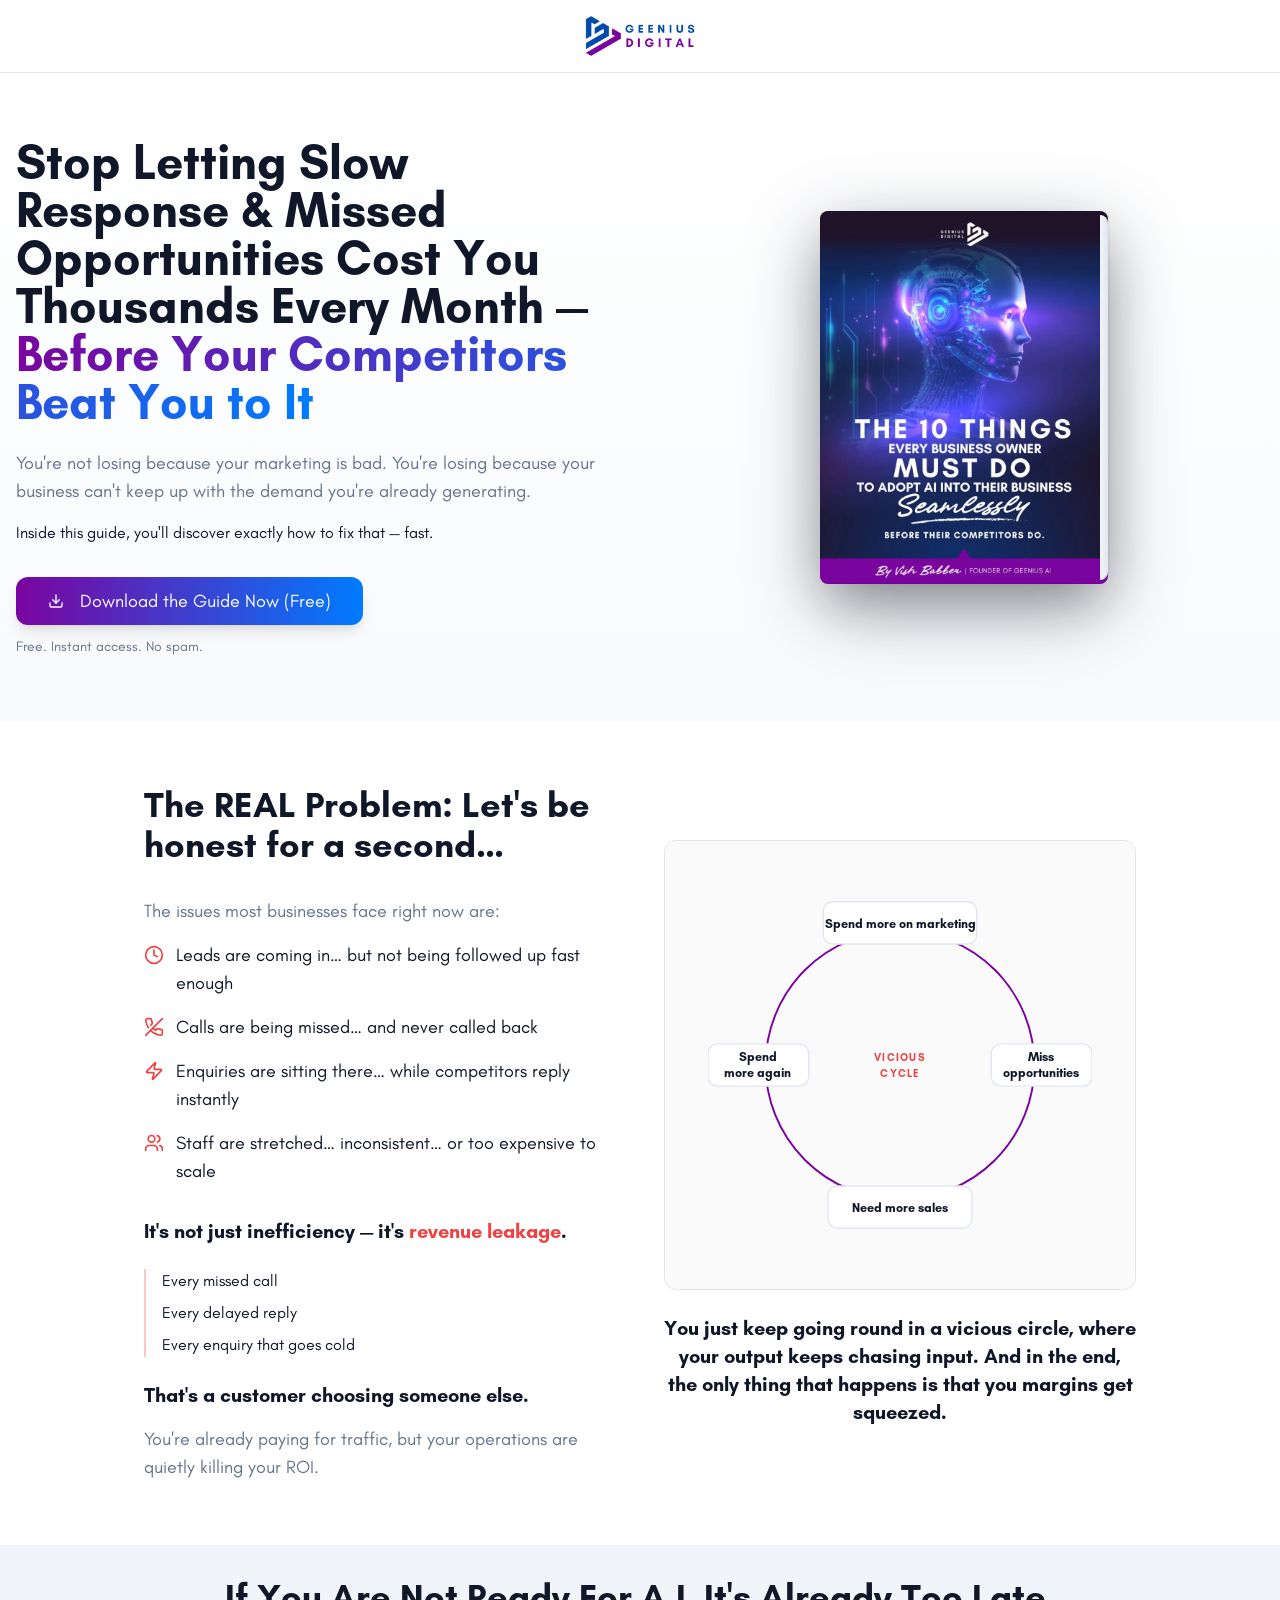
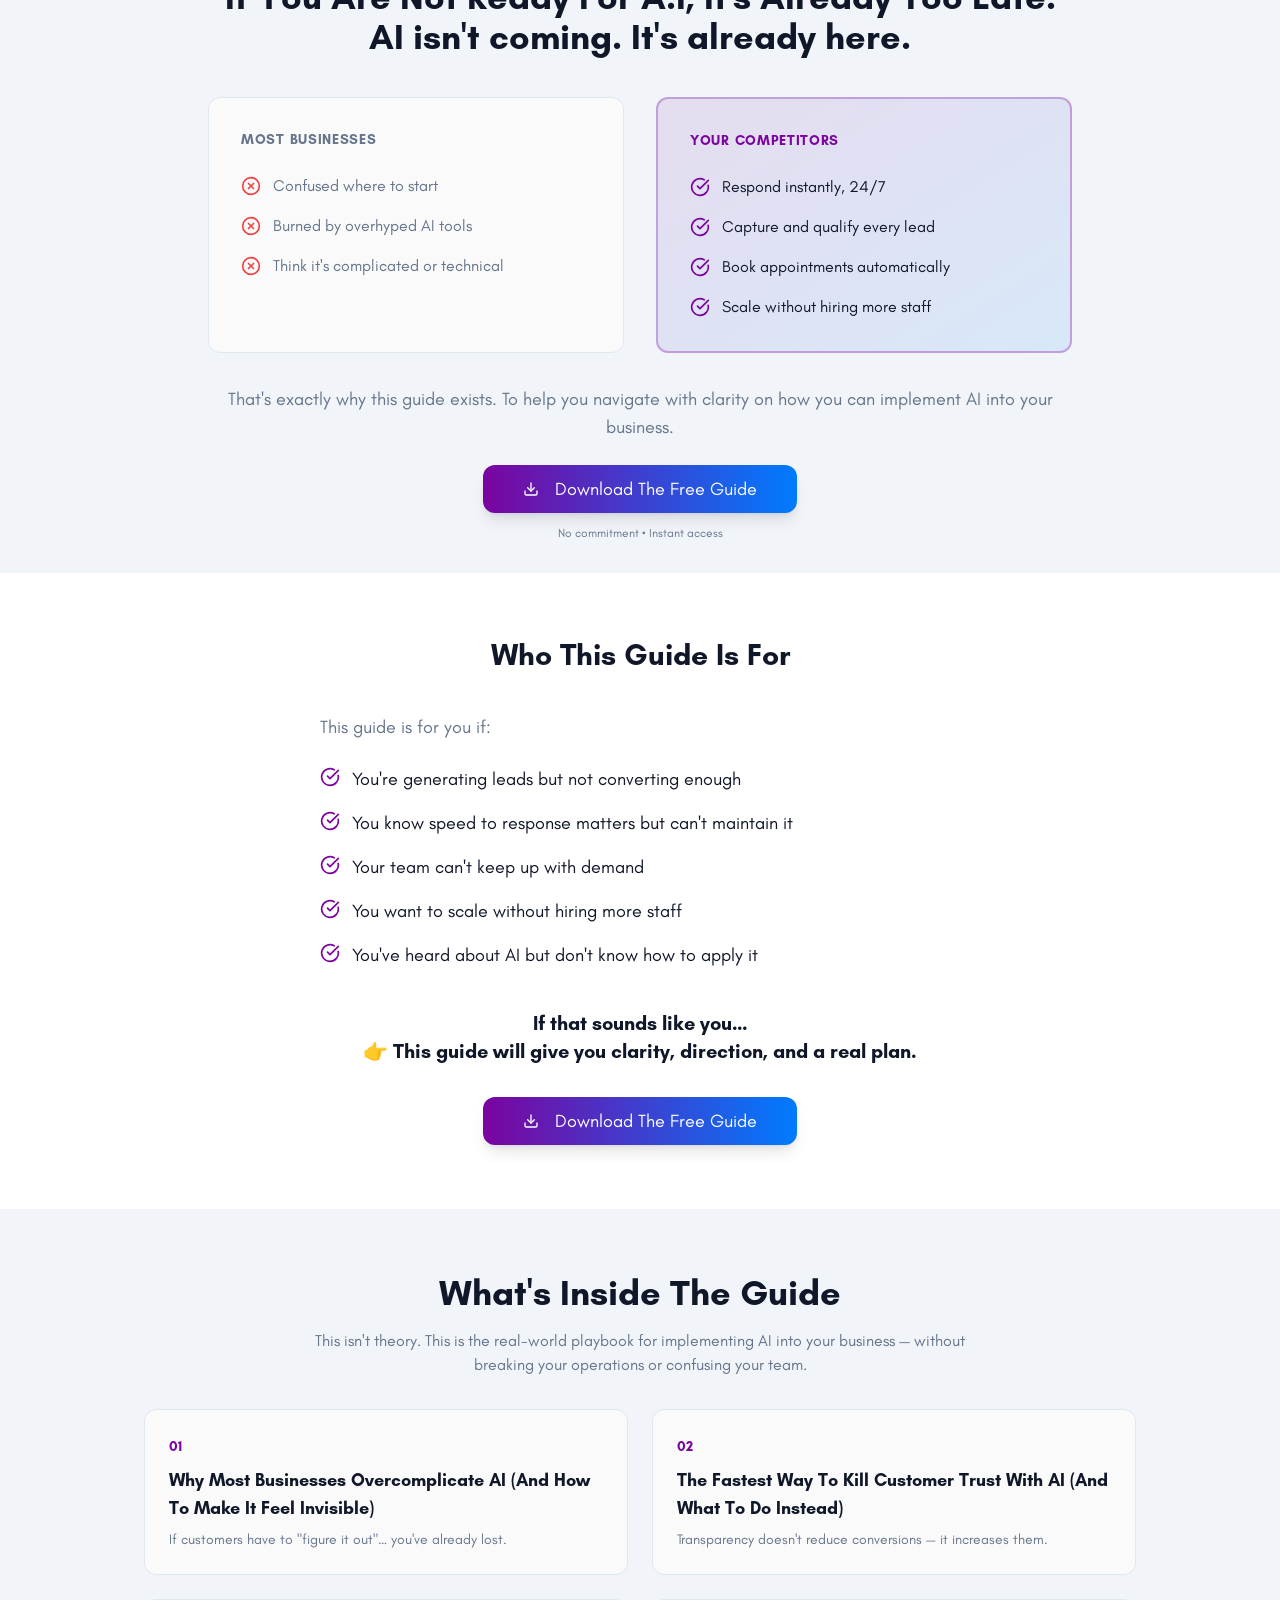
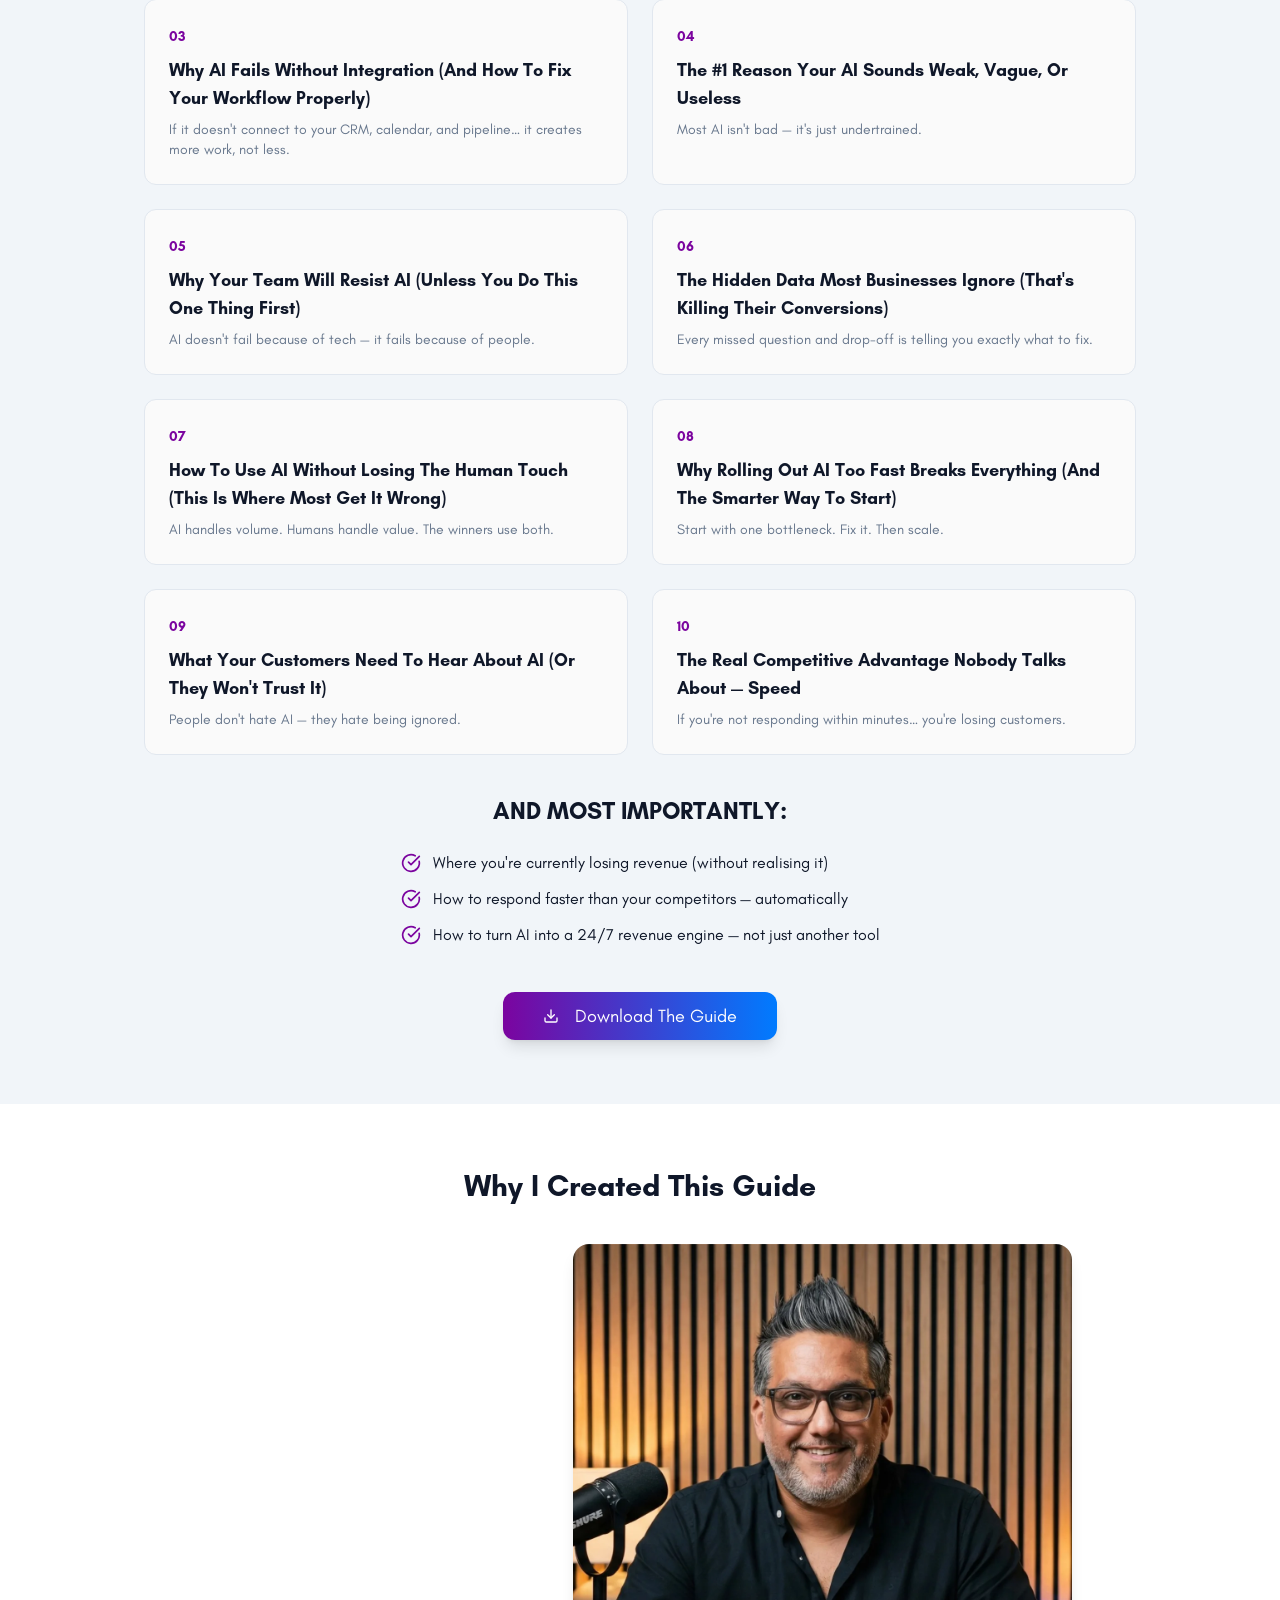
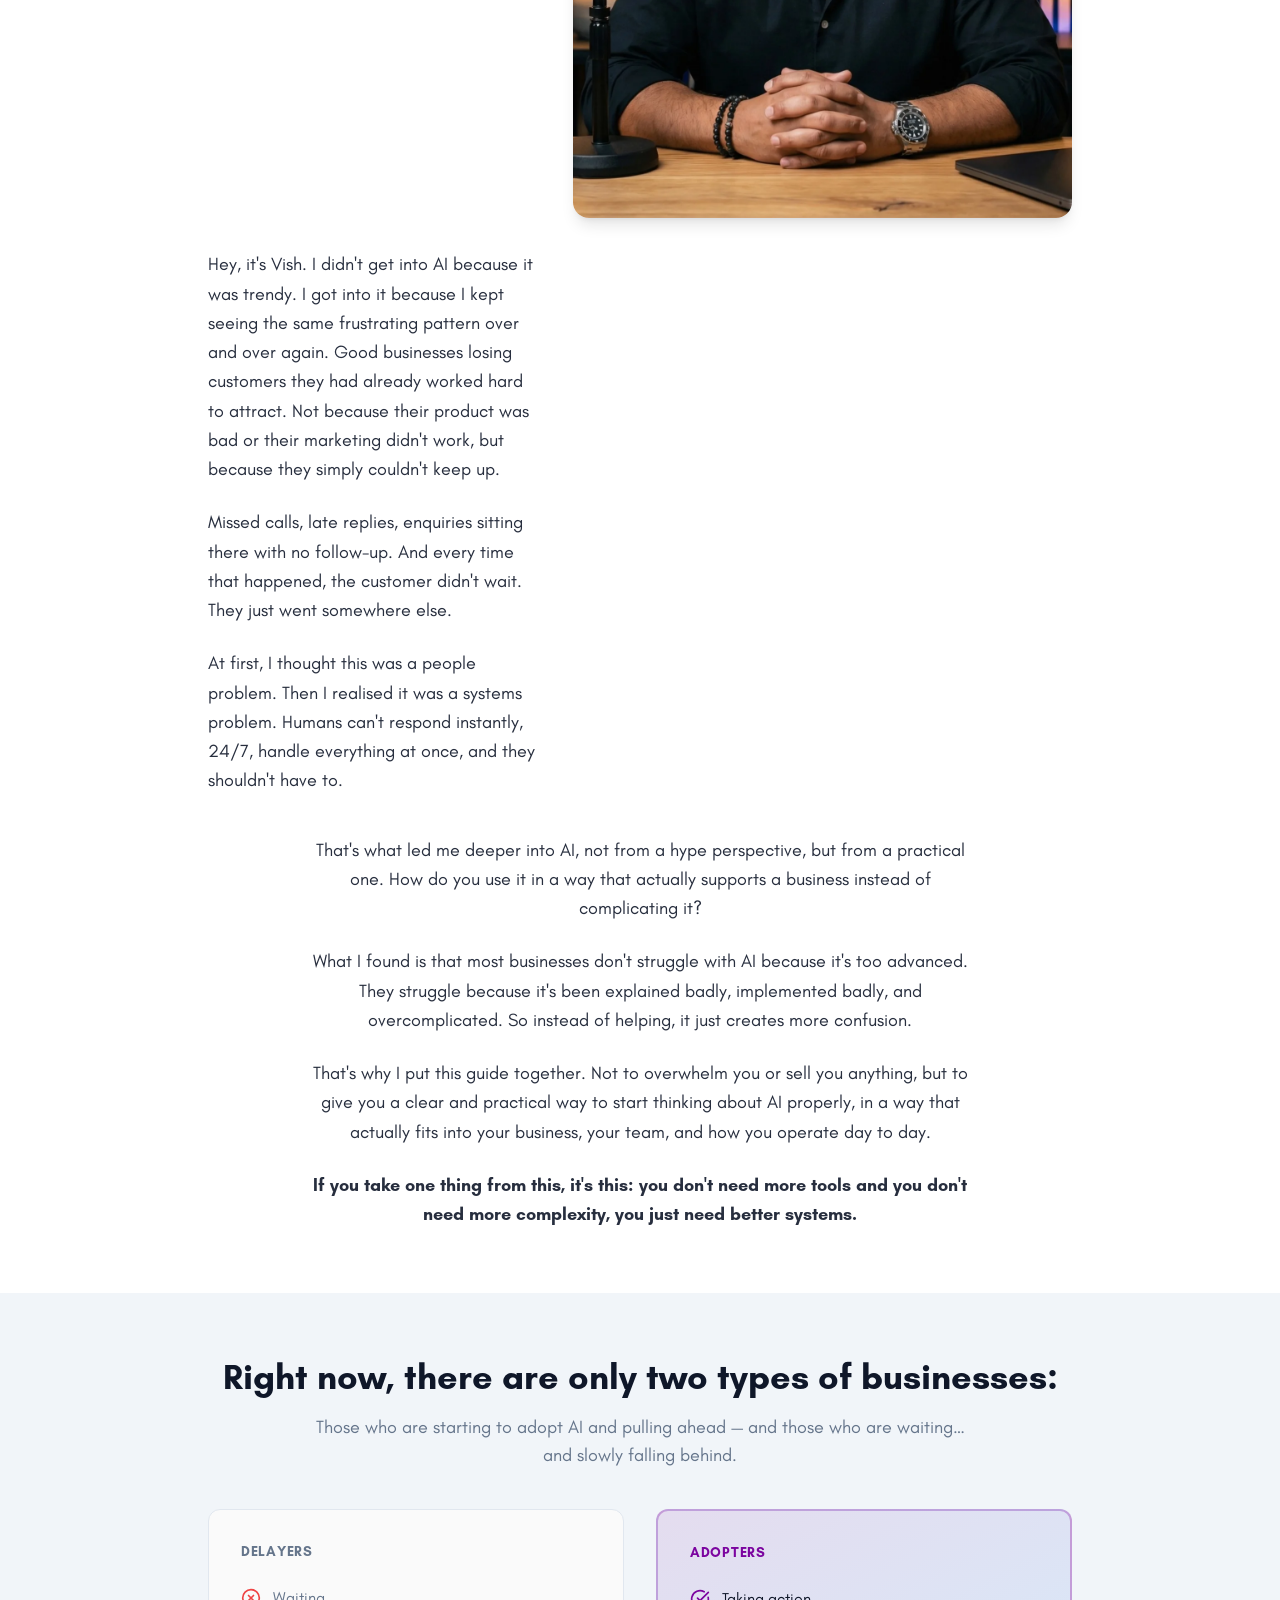
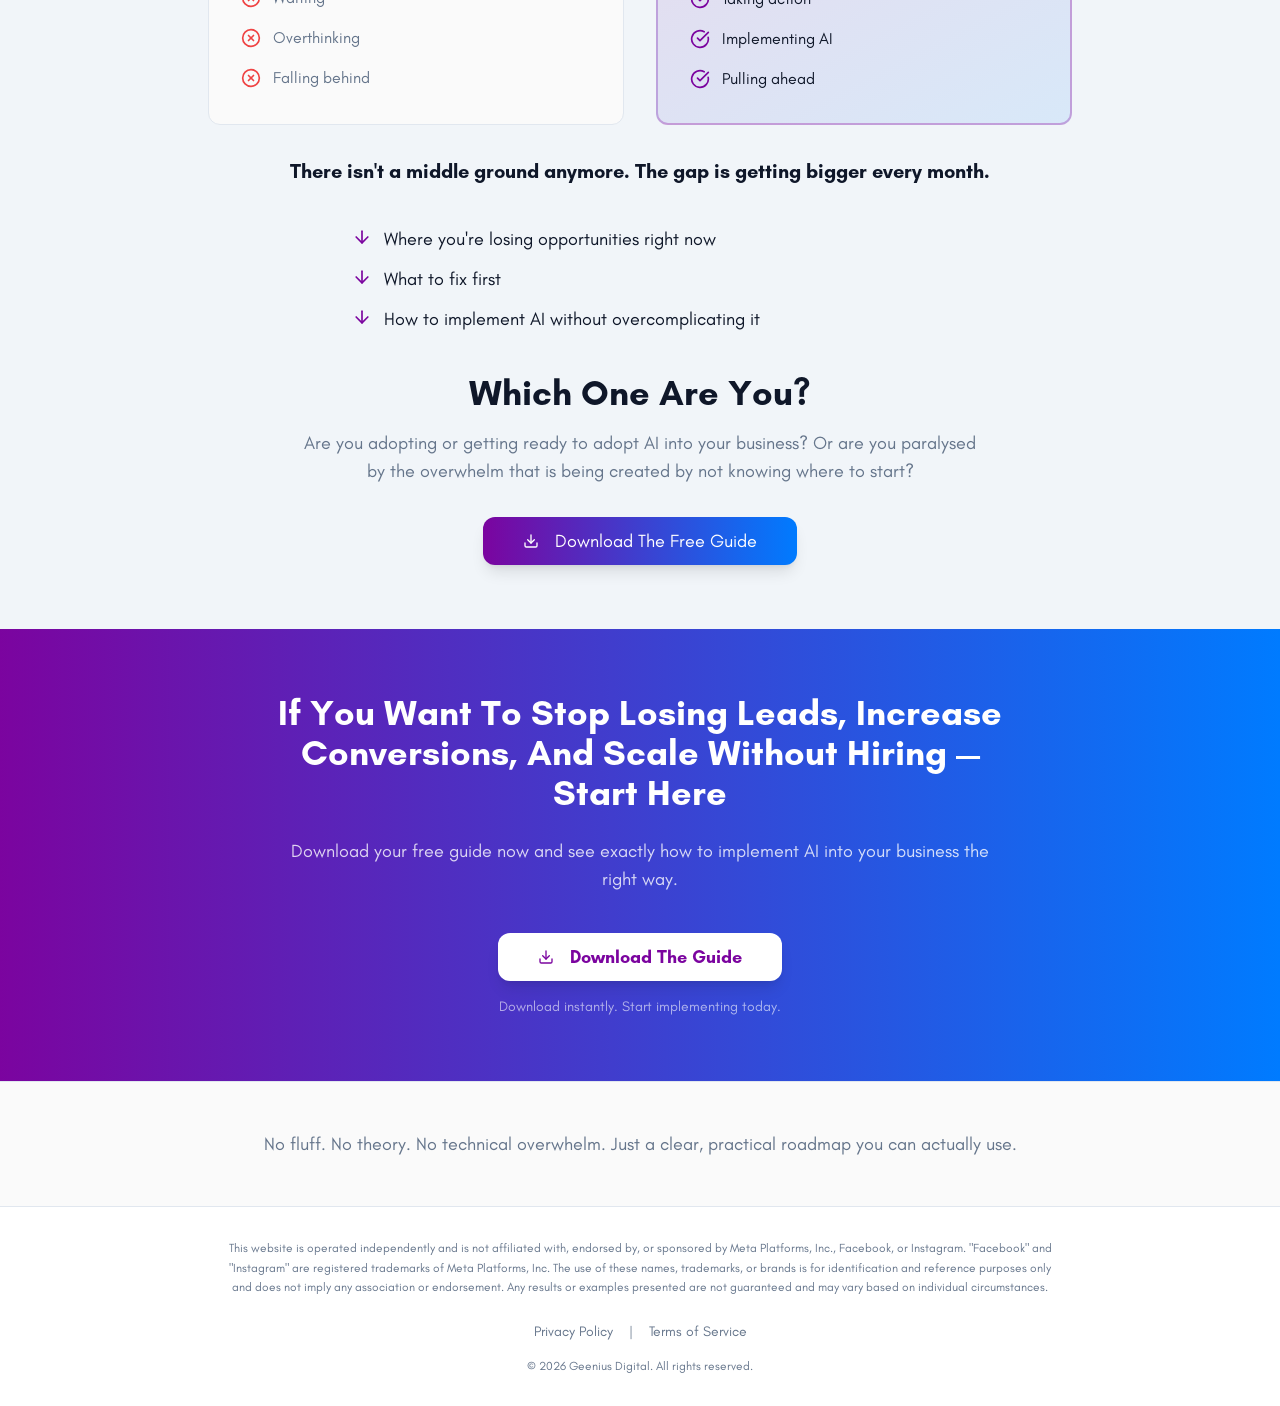
<file: 10things-ai-guide.html>
<!doctype html>
<html lang="en"><head>
    <meta charset="UTF-8">
    <meta name="viewport" content="width=device-width, initial-scale=1.0">

    <!-- Google tag (gtag.js) -->
    <script async src="https://www.googletagmanager.com/gtag/js?id=G-D5BD402LVR"></script>
    <script>
      window.dataLayer = window.dataLayer || [];
      function gtag(){dataLayer.push(arguments);}

      // Consent Mode v2. Nothing is stored until the visitor accepts.
      gtag('consent', 'default', {
        ad_storage: 'denied',
        ad_user_data: 'denied',
        ad_personalization: 'denied',
        analytics_storage: 'denied',
        functionality_storage: 'granted',
        security_storage: 'granted',
        wait_for_update: 500
      });
      try {
        if (localStorage.getItem('cookie-consent') === 'accepted') {
          gtag('consent', 'update', {
            ad_storage: 'granted',
            ad_user_data: 'granted',
            ad_personalization: 'granted',
            analytics_storage: 'granted'
          });
        }
      } catch (e) {}

      gtag('js', new Date());

      gtag('config', 'G-D5BD402LVR');
    </script>
    <title>Free AI Guide: 10 Things Every Business Owner Must Do | Geenius AI</title>
    <meta name="description" content="Download our free guide and discover exactly how to adopt AI seamlessly before your competitors do. Stop losing leads, increase conversions, and scale without hiring.">
    <meta name="author" content="Geenius AI">
    <meta name="robots" content="index, follow">
    <link rel="canonical" href="https://www.geeniusdigital.com/10things-ai-guide">

    <!-- Open Graph -->
    <meta property="og:type" content="website">
    <meta property="og:url" content="https://www.geeniusdigital.com/10things-ai-guide">
    <meta property="og:title" content="Free AI Guide: 10 Things Every Business Owner Must Do | Geenius AI">
    <meta property="og:description" content="Download our free guide and discover exactly how to adopt AI seamlessly before your competitors do. Stop losing leads, increase conversions, and scale without hiring.">
    <meta property="og:image" content="https://www.geeniusdigital.com/og-image.png">
    <meta property="og:site_name" content="Geenius AI">
    <meta property="og:locale" content="en_GB">

    <!-- Twitter Card -->
    <meta name="twitter:card" content="summary_large_image">
    <meta name="twitter:title" content="Free AI Guide: 10 Things Every Business Owner Must Do | Geenius AI">
    <meta name="twitter:description" content="Download our free guide and discover exactly how to adopt AI seamlessly before your competitors do. Stop losing leads, increase conversions, and scale without hiring.">
    <meta name="twitter:image" content="https://www.geeniusdigital.com/og-image.png">

    <!-- Favicon -->
    <link rel="icon" type="image/x-icon" href="https://storage.googleapis.com/gpt-engineer-file-uploads/6ILTWEbeGMOBGvfyK51NenK8gHO2/uploads/1762470176589-android-chrome-512x512.png">

    <!-- JSON-LD Structured Data -->
    <script type="application/ld+json">
    {
      "@context": "https://schema.org",
      "@type": "Organization",
      "name": "Geenius AI",
      "url": "https://www.geeniusdigital.com",
      "description": "AI-powered voice agents and messaging automation for businesses. Handle inbound and outbound calls, WhatsApp, Facebook Messenger, Instagram DM and more.",
      "contactPoint": {
        "@type": "ContactPoint",
        "contactType": "sales",
        "availableLanguage": "English"
      },
      "sameAs": [],
      "logo": "https://www.geeniusdigital.com/assets/geenius-logo.png"
    }
    </script>
    <script type="application/ld+json">
    {
      "@context": "https://schema.org",
      "@type": "SoftwareApplication",
      "name": "Geenius AI",
      "applicationCategory": "BusinessApplication",
      "operatingSystem": "Web",
      "description": "AI employee that handles voice calls and messaging across WhatsApp, Facebook Messenger, Instagram DM, and more."
    }
    </script>
    <!-- Meta Pixel Code -->
    <script>
    // Held until the visitor accepts cookies. assets/site.js calls this on Accept.
    window.gxLoadPixel = function () {
      if (window.__gxPixelLoaded) return;
      window.__gxPixelLoaded = true;
      !function(f,b,e,v,n,t,s)
      {if(f.fbq)return;n=f.fbq=function(){n.callMethod?
      n.callMethod.apply(n,arguments):n.queue.push(arguments)};
      if(!f._fbq)f._fbq=n;n.push=n;n.loaded=!0;n.version='2.0';
      n.queue=[];t=b.createElement(e);t.async=!0;
      t.src=v;s=b.getElementsByTagName(e)[0];
      s.parentNode.insertBefore(t,s)}(window, document,'script',
      'https://connect.facebook.net/en_US/fbevents.js');
      fbq('init', '1123335949846125');
      fbq('track', 'PageView');
    };
    try {
      if (localStorage.getItem('cookie-consent') === 'accepted') window.gxLoadPixel();
    } catch (e) {}
    </script>
    <!-- End Meta Pixel Code -->
    
    <link rel="preconnect" href="https://storage.googleapis.com" crossorigin>
    <link rel="dns-prefetch" href="https://services.leadconnectorhq.com">
    <link rel="dns-prefetch" href="https://connect.facebook.net">
    <link rel="stylesheet" href="assets/styles.css">
    <link rel="stylesheet" href="assets/site.css?v=1793105166">
      <script type="application/ld+json">
    {
      "@context": "https://schema.org",
      "@type": "BreadcrumbList",
      "itemListElement": [
        {
          "@type": "ListItem",
          "position": 1,
          "name": "Home",
          "item": "https://www.geeniusdigital.com/"
        },
        {
          "@type": "ListItem",
          "position": 2,
          "name": "Free AI Guide",
          "item": "https://www.geeniusdigital.com/10things-ai-guide"
        }
      ]
    }
    </script>
  </head>
  <body style="">
    <div id="root"><div role="region" aria-label="Notifications (F8)" tabindex="-1" style="pointer-events: none;"></div><section aria-label="Notifications alt+T" tabindex="-1" aria-live="polite" aria-relevant="additions text" aria-atomic="false"></section><main class="bg-background text-foreground"><header class="w-full py-3 md:py-4 border-b border-border bg-background sticky top-0 z-50"><div class="container mx-auto flex justify-center px-4"><picture><source srcset="assets/geenius-logo.webp" type="image/webp"><img src="assets/geenius-logo.png" alt="Geenius Digital" class="h-8 md:h-10 w-auto" width="384" height="132" loading="eager"></picture></div></header><section class="flex items-center" style="background: var(--gradient-hero);"><div class="container mx-auto px-4 py-12 md:py-16"><div class="grid md:grid-cols-2 gap-12 items-center"><div class="order-2 md:order-1"><h1 class="text-3xl md:text-4xl lg:text-5xl font-bold leading-tight text-foreground mb-6">Stop Letting Slow Response &amp; Missed Opportunities Cost You Thousands Every Month — <span class="bg-gradient-to-r from-secondary to-accent bg-clip-text text-transparent">Before Your Competitors Beat You to It</span></h1><p class="text-lg text-muted-foreground mb-4">You're not losing because your marketing is bad. You're losing because your business can't keep up with the demand you're already generating.</p><p class="text-base font-medium text-foreground mb-8">Inside this guide, you'll discover exactly how to fix that — fast.</p><button class="inline-flex items-center justify-center gap-2 whitespace-nowrap font-medium ring-offset-background focus-visible:outline-none focus-visible:ring-2 focus-visible:ring-ring focus-visible:ring-offset-2 disabled:pointer-events-none disabled:opacity-50 [&amp;_svg]:pointer-events-none [&amp;_svg]:size-4 [&amp;_svg]:shrink-0 bg-primary hover:bg-primary/90 h-11 bg-gradient-to-r from-secondary to-accent hover:opacity-90 text-white text-lg px-8 py-6 rounded-lg shadow-lg transition-all hover:scale-105" data-gx="open-popup"><svg xmlns="http://www.w3.org/2000/svg" width="24" height="24" viewBox="0 0 24 24" fill="none" stroke="currentColor" stroke-width="2" stroke-linecap="round" stroke-linejoin="round" class="lucide lucide-download mr-2 h-5 w-5"><path d="M21 15v4a2 2 0 0 1-2 2H5a2 2 0 0 1-2-2v-4"></path><polyline points="7 10 12 15 17 10"></polyline><line x1="12" x2="12" y1="15" y2="3"></line></svg>Download the Guide Now (Free)</button><p class="text-sm text-muted-foreground mt-3">Free. Instant access. No spam.</p></div><div class="order-1 md:order-2 flex justify-center" data-gx="parallax-host"><div class="w-56 md:w-72" style="transition: transform 0.5s cubic-bezier(0.34, 1.56, 0.64, 1), filter 0.5s ease-out; transform: perspective(600px) rotateY(0deg) rotateX(0deg) scale(1); filter: drop-shadow(0px 20px 35px hsl(var(--foreground) / 0.35));" data-gx="parallax-target"><div class="relative" style="transform-style: preserve-3d;"><div class="absolute top-0 left-0 w-3 h-full rounded-l-sm" style="background: linear-gradient(to right, hsl(var(--foreground) / 0.3), transparent); transform: translateZ(-2px);"></div><picture><source srcset="assets/ai-guide-cover.webp" type="image/webp"><img src="assets/ai-guide-cover.jpg" alt="The 10 Things Every Business Owner Must Do To Adopt AI Seamlessly — free guide book cover" width="800" height="1035" class="w-full h-auto rounded-sm shadow-2xl" width="800" height="1035" loading="eager"></picture><div class="absolute top-1 right-0 w-2 h-[calc(100%-8px)] rounded-r-sm" style="background: linear-gradient(to left, hsl(var(--border)), hsl(var(--muted))); box-shadow: 1px 0 3px hsl(var(--foreground) / 0.1);"></div></div></div></div></div></div></section><section class="py-12 md:py-16 fade-section transition-all duration-700 opacity-0 translate-y-6"><div class="container mx-auto px-4 max-w-5xl"><div class="grid md:grid-cols-2 gap-8 md:gap-12 items-center"><div><h2 class="text-2xl md:text-3xl lg:text-4xl font-bold text-foreground mb-8">The REAL Problem: Let's be honest for a second…</h2><p class="text-lg text-muted-foreground mb-4">The issues most businesses face right now are:</p><div class="space-y-4 mb-8"><div class="flex items-start gap-3"><svg xmlns="http://www.w3.org/2000/svg" width="24" height="24" viewBox="0 0 24 24" fill="none" stroke="currentColor" stroke-width="2" stroke-linecap="round" stroke-linejoin="round" class="lucide lucide-clock h-5 w-5 text-destructive mt-1 shrink-0"><circle cx="12" cy="12" r="10"></circle><polyline points="12 6 12 12 16 14"></polyline></svg><p class="text-lg text-foreground">Leads are coming in… but not being followed up fast enough</p></div><div class="flex items-start gap-3"><svg xmlns="http://www.w3.org/2000/svg" width="24" height="24" viewBox="0 0 24 24" fill="none" stroke="currentColor" stroke-width="2" stroke-linecap="round" stroke-linejoin="round" class="lucide lucide-phone-off h-5 w-5 text-destructive mt-1 shrink-0"><path d="M10.68 13.31a16 16 0 0 0 3.41 2.6l1.27-1.27a2 2 0 0 1 2.11-.45 12.84 12.84 0 0 0 2.81.7 2 2 0 0 1 1.72 2v3a2 2 0 0 1-2.18 2 19.79 19.79 0 0 1-8.63-3.07 19.42 19.42 0 0 1-3.33-2.67m-2.67-3.34a19.79 19.79 0 0 1-3.07-8.63A2 2 0 0 1 4.11 2h3a2 2 0 0 1 2 1.72 12.84 12.84 0 0 0 .7 2.81 2 2 0 0 1-.45 2.11L8.09 9.91"></path><line x1="22" x2="2" y1="2" y2="22"></line></svg><p class="text-lg text-foreground">Calls are being missed… and never called back</p></div><div class="flex items-start gap-3"><svg xmlns="http://www.w3.org/2000/svg" width="24" height="24" viewBox="0 0 24 24" fill="none" stroke="currentColor" stroke-width="2" stroke-linecap="round" stroke-linejoin="round" class="lucide lucide-zap h-5 w-5 text-destructive mt-1 shrink-0"><path d="M4 14a1 1 0 0 1-.78-1.63l9.9-10.2a.5.5 0 0 1 .86.46l-1.92 6.02A1 1 0 0 0 13 10h7a1 1 0 0 1 .78 1.63l-9.9 10.2a.5.5 0 0 1-.86-.46l1.92-6.02A1 1 0 0 0 11 14z"></path></svg><p class="text-lg text-foreground">Enquiries are sitting there… while competitors reply instantly</p></div><div class="flex items-start gap-3"><svg xmlns="http://www.w3.org/2000/svg" width="24" height="24" viewBox="0 0 24 24" fill="none" stroke="currentColor" stroke-width="2" stroke-linecap="round" stroke-linejoin="round" class="lucide lucide-users h-5 w-5 text-destructive mt-1 shrink-0"><path d="M16 21v-2a4 4 0 0 0-4-4H6a4 4 0 0 0-4 4v2"></path><circle cx="9" cy="7" r="4"></circle><path d="M22 21v-2a4 4 0 0 0-3-3.87"></path><path d="M16 3.13a4 4 0 0 1 0 7.75"></path></svg><p class="text-lg text-foreground">Staff are stretched… inconsistent… or too expensive to scale</p></div></div><p class="text-xl font-semibold text-foreground mb-6">It's not just inefficiency — it's <span class="text-destructive">revenue leakage</span>.</p><div class="space-y-2 mb-6 pl-4 border-l-2 border-destructive/30"><p class="text-foreground">Every missed call</p><p class="text-foreground">Every delayed reply</p><p class="text-foreground">Every enquiry that goes cold</p></div><p class="text-xl font-bold text-foreground mb-4">That's a customer choosing someone else.</p><p class="text-lg text-muted-foreground">You're already paying for traffic, but your operations are quietly killing your ROI.</p></div><div><div class="bg-card border border-border rounded-xl p-6 md:p-8 flex justify-center"><svg viewBox="0 0 400 400" class="w-full max-w-sm" xmlns="http://www.w3.org/2000/svg"><defs><marker id="arrowhead" markerWidth="8" markerHeight="6" refX="4" refY="3" orient="auto"><polygon points="0 0, 8 3, 0 6" fill="hsl(var(--secondary))"></polygon></marker></defs><path d="M 200,60 A 140,140 0 0,1 340,200" fill="none" stroke="hsl(var(--secondary))" stroke-width="2" marker-end="url(#arrowhead)"></path><path d="M 340,200 A 140,140 0 0,1 200,340" fill="none" stroke="hsl(var(--secondary))" stroke-width="2" marker-end="url(#arrowhead)"></path><path d="M 200,340 A 140,140 0 0,1 60,200" fill="none" stroke="hsl(var(--secondary))" stroke-width="2" marker-end="url(#arrowhead)"></path><path d="M 60,200 A 140,140 0 0,1 200,60" fill="none" stroke="hsl(var(--secondary))" stroke-width="2" marker-end="url(#arrowhead)"></path><rect x="120" y="30" width="160" height="44" rx="10" fill="hsl(var(--background))" stroke="hsl(var(--border))" stroke-width="1.5"></rect><text x="200" y="57" text-anchor="middle" fill="hsl(var(--foreground))" font-size="13" font-weight="600">Spend more on marketing</text><rect x="295" y="178" width="105" height="44" rx="10" fill="hsl(var(--background))" stroke="hsl(var(--border))" stroke-width="1.5"></rect><text x="347" y="196" text-anchor="middle" fill="hsl(var(--foreground))" font-size="13" font-weight="600">Miss</text><text x="347" y="212" text-anchor="middle" fill="hsl(var(--foreground))" font-size="13" font-weight="600">opportunities</text><rect x="125" y="326" width="150" height="44" rx="10" fill="hsl(var(--background))" stroke="hsl(var(--border))" stroke-width="1.5"></rect><text x="200" y="353" text-anchor="middle" fill="hsl(var(--foreground))" font-size="13" font-weight="600">Need more sales</text><rect x="0" y="178" width="105" height="44" rx="10" fill="hsl(var(--background))" stroke="hsl(var(--border))" stroke-width="1.5"></rect><text x="52" y="196" text-anchor="middle" fill="hsl(var(--foreground))" font-size="13" font-weight="600">Spend</text><text x="52" y="212" text-anchor="middle" fill="hsl(var(--foreground))" font-size="13" font-weight="600">more again</text><text x="200" y="196" text-anchor="middle" fill="hsl(var(--destructive))" font-size="11" font-weight="700" letter-spacing="0.12em">VICIOUS</text><text x="200" y="212" text-anchor="middle" fill="hsl(var(--destructive))" font-size="11" font-weight="700" letter-spacing="0.12em">CYCLE</text></svg></div><p class="text-xl font-bold text-foreground text-center mt-6">You just keep going round in a vicious circle, where your output keeps chasing input. And in the end, the only thing that happens is that you margins get squeezed.</p></div></div></div></section><section class="py-12 bg-muted fade-section opacity-0 translate-y-6 transition-all duration-700 md:py-[32px]"><div class="container mx-auto px-4 max-w-4xl"><h2 class="text-3xl md:text-4xl font-bold text-center text-foreground mb-10">If You Are Not Ready For A.I, It's Already Too Late.<br>AI isn't coming. It's already here.</h2><div class="grid md:grid-cols-2 gap-8"><div class="bg-card border border-border rounded-xl p-8"><h3 class="text-sm font-semibold uppercase tracking-wider text-muted-foreground mb-6">Most Businesses</h3><ul class="space-y-4"><li class="flex items-start gap-3 text-muted-foreground"><svg xmlns="http://www.w3.org/2000/svg" width="24" height="24" viewBox="0 0 24 24" fill="none" stroke="currentColor" stroke-width="2" stroke-linecap="round" stroke-linejoin="round" class="lucide lucide-circle-x h-5 w-5 text-destructive mt-0.5 shrink-0"><circle cx="12" cy="12" r="10"></circle><path d="m15 9-6 6"></path><path d="m9 9 6 6"></path></svg>Confused where to start</li><li class="flex items-start gap-3 text-muted-foreground"><svg xmlns="http://www.w3.org/2000/svg" width="24" height="24" viewBox="0 0 24 24" fill="none" stroke="currentColor" stroke-width="2" stroke-linecap="round" stroke-linejoin="round" class="lucide lucide-circle-x h-5 w-5 text-destructive mt-0.5 shrink-0"><circle cx="12" cy="12" r="10"></circle><path d="m15 9-6 6"></path><path d="m9 9 6 6"></path></svg>Burned by overhyped AI tools</li><li class="flex items-start gap-3 text-muted-foreground"><svg xmlns="http://www.w3.org/2000/svg" width="24" height="24" viewBox="0 0 24 24" fill="none" stroke="currentColor" stroke-width="2" stroke-linecap="round" stroke-linejoin="round" class="lucide lucide-circle-x h-5 w-5 text-destructive mt-0.5 shrink-0"><circle cx="12" cy="12" r="10"></circle><path d="m15 9-6 6"></path><path d="m9 9 6 6"></path></svg>Think it's complicated or technical</li></ul></div><div class="bg-gradient-to-br from-secondary/10 to-accent/10 border-2 border-secondary/30 rounded-xl p-8"><h3 class="text-sm font-semibold uppercase tracking-wider text-secondary mb-6">Your Competitors</h3><ul class="space-y-4"><li class="flex items-start gap-3 text-foreground font-medium"><svg xmlns="http://www.w3.org/2000/svg" width="24" height="24" viewBox="0 0 24 24" fill="none" stroke="currentColor" stroke-width="2" stroke-linecap="round" stroke-linejoin="round" class="lucide lucide-circle-check-big h-5 w-5 text-secondary mt-0.5 shrink-0"><path d="M21.801 10A10 10 0 1 1 17 3.335"></path><path d="m9 11 3 3L22 4"></path></svg>Respond instantly, 24/7</li><li class="flex items-start gap-3 text-foreground font-medium"><svg xmlns="http://www.w3.org/2000/svg" width="24" height="24" viewBox="0 0 24 24" fill="none" stroke="currentColor" stroke-width="2" stroke-linecap="round" stroke-linejoin="round" class="lucide lucide-circle-check-big h-5 w-5 text-secondary mt-0.5 shrink-0"><path d="M21.801 10A10 10 0 1 1 17 3.335"></path><path d="m9 11 3 3L22 4"></path></svg>Capture and qualify every lead</li><li class="flex items-start gap-3 text-foreground font-medium"><svg xmlns="http://www.w3.org/2000/svg" width="24" height="24" viewBox="0 0 24 24" fill="none" stroke="currentColor" stroke-width="2" stroke-linecap="round" stroke-linejoin="round" class="lucide lucide-circle-check-big h-5 w-5 text-secondary mt-0.5 shrink-0"><path d="M21.801 10A10 10 0 1 1 17 3.335"></path><path d="m9 11 3 3L22 4"></path></svg>Book appointments automatically</li><li class="flex items-start gap-3 text-foreground font-medium"><svg xmlns="http://www.w3.org/2000/svg" width="24" height="24" viewBox="0 0 24 24" fill="none" stroke="currentColor" stroke-width="2" stroke-linecap="round" stroke-linejoin="round" class="lucide lucide-circle-check-big h-5 w-5 text-secondary mt-0.5 shrink-0"><path d="M21.801 10A10 10 0 1 1 17 3.335"></path><path d="m9 11 3 3L22 4"></path></svg>Scale without hiring more staff</li></ul></div></div><p class="text-center text-lg text-muted-foreground mt-8">That's exactly why this guide exists. To help you navigate with clarity on how you can implement AI into your business.</p><div class="text-center mt-6"><button class="inline-flex items-center justify-center gap-2 whitespace-nowrap font-medium ring-offset-background focus-visible:outline-none focus-visible:ring-2 focus-visible:ring-ring focus-visible:ring-offset-2 disabled:pointer-events-none disabled:opacity-50 [&amp;_svg]:pointer-events-none [&amp;_svg]:size-4 [&amp;_svg]:shrink-0 bg-primary hover:bg-primary/90 h-11 bg-gradient-to-r from-secondary to-accent hover:opacity-90 text-white text-lg px-10 py-6 rounded-lg shadow-lg transition-all hover:scale-105" data-gx="open-popup"><svg xmlns="http://www.w3.org/2000/svg" width="24" height="24" viewBox="0 0 24 24" fill="none" stroke="currentColor" stroke-width="2" stroke-linecap="round" stroke-linejoin="round" class="lucide lucide-download mr-2 h-5 w-5"><path d="M21 15v4a2 2 0 0 1-2 2H5a2 2 0 0 1-2-2v-4"></path><polyline points="7 10 12 15 17 10"></polyline><line x1="12" x2="12" y1="15" y2="3"></line></svg>Download The Free Guide</button><p class="text-xs text-muted-foreground mt-3">No commitment • Instant access </p></div></div></section><section class="py-12 md:py-16 fade-section opacity-0 translate-y-6 transition-all duration-700"><div class="container mx-auto px-4 max-w-2xl"><h2 class="text-3xl font-bold text-foreground mb-10 text-center">Who This Guide Is For</h2><p class="text-lg text-muted-foreground mb-6">This guide is for you if:</p><ul class="space-y-4 mb-10"><li class="flex items-start gap-3"><svg xmlns="http://www.w3.org/2000/svg" width="24" height="24" viewBox="0 0 24 24" fill="none" stroke="currentColor" stroke-width="2" stroke-linecap="round" stroke-linejoin="round" class="lucide lucide-circle-check-big h-5 w-5 text-secondary mt-0.5 shrink-0"><path d="M21.801 10A10 10 0 1 1 17 3.335"></path><path d="m9 11 3 3L22 4"></path></svg><span class="text-lg text-foreground">You're generating leads but not converting enough</span></li><li class="flex items-start gap-3"><svg xmlns="http://www.w3.org/2000/svg" width="24" height="24" viewBox="0 0 24 24" fill="none" stroke="currentColor" stroke-width="2" stroke-linecap="round" stroke-linejoin="round" class="lucide lucide-circle-check-big h-5 w-5 text-secondary mt-0.5 shrink-0"><path d="M21.801 10A10 10 0 1 1 17 3.335"></path><path d="m9 11 3 3L22 4"></path></svg><span class="text-lg text-foreground">You know speed to response matters but can't maintain it</span></li><li class="flex items-start gap-3"><svg xmlns="http://www.w3.org/2000/svg" width="24" height="24" viewBox="0 0 24 24" fill="none" stroke="currentColor" stroke-width="2" stroke-linecap="round" stroke-linejoin="round" class="lucide lucide-circle-check-big h-5 w-5 text-secondary mt-0.5 shrink-0"><path d="M21.801 10A10 10 0 1 1 17 3.335"></path><path d="m9 11 3 3L22 4"></path></svg><span class="text-lg text-foreground">Your team can't keep up with demand</span></li><li class="flex items-start gap-3"><svg xmlns="http://www.w3.org/2000/svg" width="24" height="24" viewBox="0 0 24 24" fill="none" stroke="currentColor" stroke-width="2" stroke-linecap="round" stroke-linejoin="round" class="lucide lucide-circle-check-big h-5 w-5 text-secondary mt-0.5 shrink-0"><path d="M21.801 10A10 10 0 1 1 17 3.335"></path><path d="m9 11 3 3L22 4"></path></svg><span class="text-lg text-foreground">You want to scale without hiring more staff</span></li><li class="flex items-start gap-3"><svg xmlns="http://www.w3.org/2000/svg" width="24" height="24" viewBox="0 0 24 24" fill="none" stroke="currentColor" stroke-width="2" stroke-linecap="round" stroke-linejoin="round" class="lucide lucide-circle-check-big h-5 w-5 text-secondary mt-0.5 shrink-0"><path d="M21.801 10A10 10 0 1 1 17 3.335"></path><path d="m9 11 3 3L22 4"></path></svg><span class="text-lg text-foreground">You've heard about AI but don't know how to apply it</span></li></ul><p class="text-xl font-semibold text-foreground text-center">If that sounds like you…<br>👉 This guide will give you clarity, direction, and a real plan.</p><div class="text-center mt-8"><button class="inline-flex items-center justify-center gap-2 whitespace-nowrap font-medium ring-offset-background focus-visible:outline-none focus-visible:ring-2 focus-visible:ring-ring focus-visible:ring-offset-2 disabled:pointer-events-none disabled:opacity-50 [&amp;_svg]:pointer-events-none [&amp;_svg]:size-4 [&amp;_svg]:shrink-0 bg-primary hover:bg-primary/90 h-11 bg-gradient-to-r from-secondary to-accent hover:opacity-90 text-white text-lg px-10 py-6 rounded-lg shadow-lg transition-all hover:scale-105" data-gx="open-popup"><svg xmlns="http://www.w3.org/2000/svg" width="24" height="24" viewBox="0 0 24 24" fill="none" stroke="currentColor" stroke-width="2" stroke-linecap="round" stroke-linejoin="round" class="lucide lucide-download mr-2 h-5 w-5"><path d="M21 15v4a2 2 0 0 1-2 2H5a2 2 0 0 1-2-2v-4"></path><polyline points="7 10 12 15 17 10"></polyline><line x1="12" x2="12" y1="15" y2="3"></line></svg>Download The Free Guide</button></div></div></section><section class="py-12 md:py-16 bg-muted fade-section opacity-0 translate-y-6 transition-all duration-700"><div class="container mx-auto px-4 max-w-5xl"><h2 class="text-3xl md:text-4xl font-bold text-center text-foreground mb-4">What's Inside The Guide</h2><p class="text-center text-muted-foreground mb-8 max-w-2xl mx-auto">This isn't theory. This is the real-world playbook for implementing AI into your business — without breaking your operations or confusing your team.</p><div class="grid md:grid-cols-2 gap-6 mb-10"><div class="bg-card border border-border rounded-xl p-6 hover:border-secondary/40 transition-colors"><span class="text-sm font-bold text-secondary">01</span><h3 class="text-lg font-semibold text-foreground mt-2 mb-2">Why Most Businesses Overcomplicate AI (And How To Make It Feel Invisible)</h3><p class="text-sm text-muted-foreground">If customers have to "figure it out"… you've already lost.</p></div><div class="bg-card border border-border rounded-xl p-6 hover:border-secondary/40 transition-colors"><span class="text-sm font-bold text-secondary">02</span><h3 class="text-lg font-semibold text-foreground mt-2 mb-2">The Fastest Way To Kill Customer Trust With AI (And What To Do Instead)</h3><p class="text-sm text-muted-foreground">Transparency doesn't reduce conversions — it increases them.</p></div><div class="bg-card border border-border rounded-xl p-6 hover:border-secondary/40 transition-colors"><span class="text-sm font-bold text-secondary">03</span><h3 class="text-lg font-semibold text-foreground mt-2 mb-2">Why AI Fails Without Integration (And How To Fix Your Workflow Properly)</h3><p class="text-sm text-muted-foreground">If it doesn't connect to your CRM, calendar, and pipeline… it creates more work, not less.</p></div><div class="bg-card border border-border rounded-xl p-6 hover:border-secondary/40 transition-colors"><span class="text-sm font-bold text-secondary">04</span><h3 class="text-lg font-semibold text-foreground mt-2 mb-2">The #1 Reason Your AI Sounds Weak, Vague, Or Useless</h3><p class="text-sm text-muted-foreground">Most AI isn't bad — it's just undertrained.</p></div><div class="bg-card border border-border rounded-xl p-6 hover:border-secondary/40 transition-colors"><span class="text-sm font-bold text-secondary">05</span><h3 class="text-lg font-semibold text-foreground mt-2 mb-2">Why Your Team Will Resist AI (Unless You Do This One Thing First)</h3><p class="text-sm text-muted-foreground">AI doesn't fail because of tech — it fails because of people.</p></div><div class="bg-card border border-border rounded-xl p-6 hover:border-secondary/40 transition-colors"><span class="text-sm font-bold text-secondary">06</span><h3 class="text-lg font-semibold text-foreground mt-2 mb-2">The Hidden Data Most Businesses Ignore (That's Killing Their Conversions)</h3><p class="text-sm text-muted-foreground">Every missed question and drop-off is telling you exactly what to fix.</p></div><div class="bg-card border border-border rounded-xl p-6 hover:border-secondary/40 transition-colors"><span class="text-sm font-bold text-secondary">07</span><h3 class="text-lg font-semibold text-foreground mt-2 mb-2">How To Use AI Without Losing The Human Touch (This Is Where Most Get It Wrong)</h3><p class="text-sm text-muted-foreground">AI handles volume. Humans handle value. The winners use both.</p></div><div class="bg-card border border-border rounded-xl p-6 hover:border-secondary/40 transition-colors"><span class="text-sm font-bold text-secondary">08</span><h3 class="text-lg font-semibold text-foreground mt-2 mb-2">Why Rolling Out AI Too Fast Breaks Everything (And The Smarter Way To Start)</h3><p class="text-sm text-muted-foreground">Start with one bottleneck. Fix it. Then scale.</p></div><div class="bg-card border border-border rounded-xl p-6 hover:border-secondary/40 transition-colors"><span class="text-sm font-bold text-secondary">09</span><h3 class="text-lg font-semibold text-foreground mt-2 mb-2">What Your Customers Need To Hear About AI (Or They Won't Trust It)</h3><p class="text-sm text-muted-foreground">People don't hate AI — they hate being ignored.</p></div><div class="bg-card border border-border rounded-xl p-6 hover:border-secondary/40 transition-colors"><span class="text-sm font-bold text-secondary">10</span><h3 class="text-lg font-semibold text-foreground mt-2 mb-2">The Real Competitive Advantage Nobody Talks About — Speed</h3><p class="text-sm text-muted-foreground">If you're not responding within minutes… you're losing customers.</p></div></div><div class="max-w-2xl mx-auto text-center mb-10"><h3 class="text-2xl font-bold text-foreground mb-6">AND MOST IMPORTANTLY:</h3><ul class="space-y-3 text-left inline-block"><li class="flex items-start gap-3"><svg xmlns="http://www.w3.org/2000/svg" width="24" height="24" viewBox="0 0 24 24" fill="none" stroke="currentColor" stroke-width="2" stroke-linecap="round" stroke-linejoin="round" class="lucide lucide-circle-check-big h-5 w-5 text-secondary mt-0.5 shrink-0"><path d="M21.801 10A10 10 0 1 1 17 3.335"></path><path d="m9 11 3 3L22 4"></path></svg><span class="text-foreground">Where you're currently losing revenue (without realising it)</span></li><li class="flex items-start gap-3"><svg xmlns="http://www.w3.org/2000/svg" width="24" height="24" viewBox="0 0 24 24" fill="none" stroke="currentColor" stroke-width="2" stroke-linecap="round" stroke-linejoin="round" class="lucide lucide-circle-check-big h-5 w-5 text-secondary mt-0.5 shrink-0"><path d="M21.801 10A10 10 0 1 1 17 3.335"></path><path d="m9 11 3 3L22 4"></path></svg><span class="text-foreground">How to respond faster than your competitors — automatically</span></li><li class="flex items-start gap-3"><svg xmlns="http://www.w3.org/2000/svg" width="24" height="24" viewBox="0 0 24 24" fill="none" stroke="currentColor" stroke-width="2" stroke-linecap="round" stroke-linejoin="round" class="lucide lucide-circle-check-big h-5 w-5 text-secondary mt-0.5 shrink-0"><path d="M21.801 10A10 10 0 1 1 17 3.335"></path><path d="m9 11 3 3L22 4"></path></svg><span class="text-foreground">How to turn AI into a 24/7 revenue engine — not just another tool</span></li></ul></div><div class="text-center"><button class="inline-flex items-center justify-center gap-2 whitespace-nowrap font-medium ring-offset-background focus-visible:outline-none focus-visible:ring-2 focus-visible:ring-ring focus-visible:ring-offset-2 disabled:pointer-events-none disabled:opacity-50 [&amp;_svg]:pointer-events-none [&amp;_svg]:size-4 [&amp;_svg]:shrink-0 bg-primary hover:bg-primary/90 h-11 bg-gradient-to-r from-secondary to-accent hover:opacity-90 text-white text-lg px-10 py-6 rounded-lg shadow-lg transition-all hover:scale-105" data-gx="open-popup"><svg xmlns="http://www.w3.org/2000/svg" width="24" height="24" viewBox="0 0 24 24" fill="none" stroke="currentColor" stroke-width="2" stroke-linecap="round" stroke-linejoin="round" class="lucide lucide-download mr-2 h-5 w-5"><path d="M21 15v4a2 2 0 0 1-2 2H5a2 2 0 0 1-2-2v-4"></path><polyline points="7 10 12 15 17 10"></polyline><line x1="12" x2="12" y1="15" y2="3"></line></svg>Download The Guide</button></div></div></section><section class="py-12 md:py-16 fade-section opacity-0 translate-y-6 transition-all duration-700"><div class="container mx-auto px-4 max-w-4xl"><h2 class="text-3xl font-bold text-foreground mb-10 text-center">Why I Created This Guide</h2><div class="grid md:grid-cols-[2fr_3fr] gap-8 items-start mb-10"><picture><source srcset="assets/vish-portrait.webp" type="image/webp"><img src="assets/vish-portrait.jpg" alt="Vish - Founder" class="w-full rounded-2xl object-cover shadow-lg" width="1200" height="1381" loading="lazy" decoding="async"></picture><div class="space-y-6 text-foreground/90 text-lg leading-relaxed"><p>Hey, it's Vish. I didn't get into AI because it was trendy. I got into it because I kept seeing the same frustrating pattern over and over again. Good businesses losing customers they had already worked hard to attract. Not because their product was bad or their marketing didn't work, but because they simply couldn't keep up.</p><p>Missed calls, late replies, enquiries sitting there with no follow-up. And every time that happened, the customer didn't wait. They just went somewhere else.</p><p>At first, I thought this was a people problem. Then I realised it was a systems problem. Humans can't respond instantly, 24/7, handle everything at once, and they shouldn't have to.</p></div></div><div class="max-w-2xl mx-auto space-y-6 text-foreground/90 text-lg leading-relaxed text-center"><p>That's what led me deeper into AI, not from a hype perspective, but from a practical one. How do you use it in a way that actually supports a business instead of complicating it?</p><p>What I found is that most businesses don't struggle with AI because it's too advanced. They struggle because it's been explained badly, implemented badly, and overcomplicated. So instead of helping, it just creates more confusion.</p><p>That's why I put this guide together. Not to overwhelm you or sell you anything, but to give you a clear and practical way to start thinking about AI properly, in a way that actually fits into your business, your team, and how you operate day to day.</p><p class="font-semibold">If you take one thing from this, it's this: you don't need more tools and you don't need more complexity, you just need better systems.</p></div></div></section><section class="py-12 md:py-16 bg-muted fade-section opacity-0 translate-y-6 transition-all duration-700"><div class="container mx-auto px-4 max-w-4xl"><h2 class="text-3xl md:text-4xl font-bold text-center text-foreground mb-4">Right now, there are only two types of businesses:</h2><p class="text-center text-lg text-muted-foreground mb-10 max-w-2xl mx-auto">Those who are starting to adopt AI and pulling ahead — and those who are waiting… and slowly falling behind.</p><div class="grid md:grid-cols-2 gap-8 mb-8"><div class="bg-card border border-border rounded-xl p-8"><h3 class="text-sm font-semibold uppercase tracking-wider text-muted-foreground mb-6">Delayers</h3><ul class="space-y-4"><li class="flex items-start gap-3 text-muted-foreground"><svg xmlns="http://www.w3.org/2000/svg" width="24" height="24" viewBox="0 0 24 24" fill="none" stroke="currentColor" stroke-width="2" stroke-linecap="round" stroke-linejoin="round" class="lucide lucide-circle-x h-5 w-5 text-destructive mt-0.5 shrink-0"><circle cx="12" cy="12" r="10"></circle><path d="m15 9-6 6"></path><path d="m9 9 6 6"></path></svg>Waiting</li><li class="flex items-start gap-3 text-muted-foreground"><svg xmlns="http://www.w3.org/2000/svg" width="24" height="24" viewBox="0 0 24 24" fill="none" stroke="currentColor" stroke-width="2" stroke-linecap="round" stroke-linejoin="round" class="lucide lucide-circle-x h-5 w-5 text-destructive mt-0.5 shrink-0"><circle cx="12" cy="12" r="10"></circle><path d="m15 9-6 6"></path><path d="m9 9 6 6"></path></svg>Overthinking</li><li class="flex items-start gap-3 text-muted-foreground"><svg xmlns="http://www.w3.org/2000/svg" width="24" height="24" viewBox="0 0 24 24" fill="none" stroke="currentColor" stroke-width="2" stroke-linecap="round" stroke-linejoin="round" class="lucide lucide-circle-x h-5 w-5 text-destructive mt-0.5 shrink-0"><circle cx="12" cy="12" r="10"></circle><path d="m15 9-6 6"></path><path d="m9 9 6 6"></path></svg>Falling behind</li></ul></div><div class="bg-gradient-to-br from-secondary/10 to-accent/10 border-2 border-secondary/30 rounded-xl p-8"><h3 class="text-sm font-semibold uppercase tracking-wider text-secondary mb-6">Adopters</h3><ul class="space-y-4"><li class="flex items-start gap-3 text-foreground font-medium"><svg xmlns="http://www.w3.org/2000/svg" width="24" height="24" viewBox="0 0 24 24" fill="none" stroke="currentColor" stroke-width="2" stroke-linecap="round" stroke-linejoin="round" class="lucide lucide-circle-check-big h-5 w-5 text-secondary mt-0.5 shrink-0"><path d="M21.801 10A10 10 0 1 1 17 3.335"></path><path d="m9 11 3 3L22 4"></path></svg>Taking action</li><li class="flex items-start gap-3 text-foreground font-medium"><svg xmlns="http://www.w3.org/2000/svg" width="24" height="24" viewBox="0 0 24 24" fill="none" stroke="currentColor" stroke-width="2" stroke-linecap="round" stroke-linejoin="round" class="lucide lucide-circle-check-big h-5 w-5 text-secondary mt-0.5 shrink-0"><path d="M21.801 10A10 10 0 1 1 17 3.335"></path><path d="m9 11 3 3L22 4"></path></svg>Implementing AI</li><li class="flex items-start gap-3 text-foreground font-medium"><svg xmlns="http://www.w3.org/2000/svg" width="24" height="24" viewBox="0 0 24 24" fill="none" stroke="currentColor" stroke-width="2" stroke-linecap="round" stroke-linejoin="round" class="lucide lucide-circle-check-big h-5 w-5 text-secondary mt-0.5 shrink-0"><path d="M21.801 10A10 10 0 1 1 17 3.335"></path><path d="m9 11 3 3L22 4"></path></svg>Pulling ahead</li></ul></div></div><p class="text-xl font-bold text-foreground text-center mb-10">There isn't a middle ground anymore. The gap is getting bigger every month.</p><ul class="space-y-3 max-w-xl mx-auto"><li class="flex items-start gap-3"><svg xmlns="http://www.w3.org/2000/svg" width="24" height="24" viewBox="0 0 24 24" fill="none" stroke="currentColor" stroke-width="2" stroke-linecap="round" stroke-linejoin="round" class="lucide lucide-arrow-down h-5 w-5 text-secondary mt-0.5 shrink-0"><path d="M12 5v14"></path><path d="m19 12-7 7-7-7"></path></svg><span class="text-lg text-foreground">Where you're losing opportunities right now</span></li><li class="flex items-start gap-3"><svg xmlns="http://www.w3.org/2000/svg" width="24" height="24" viewBox="0 0 24 24" fill="none" stroke="currentColor" stroke-width="2" stroke-linecap="round" stroke-linejoin="round" class="lucide lucide-arrow-down h-5 w-5 text-secondary mt-0.5 shrink-0"><path d="M12 5v14"></path><path d="m19 12-7 7-7-7"></path></svg><span class="text-lg text-foreground">What to fix first</span></li><li class="flex items-start gap-3"><svg xmlns="http://www.w3.org/2000/svg" width="24" height="24" viewBox="0 0 24 24" fill="none" stroke="currentColor" stroke-width="2" stroke-linecap="round" stroke-linejoin="round" class="lucide lucide-arrow-down h-5 w-5 text-secondary mt-0.5 shrink-0"><path d="M12 5v14"></path><path d="m19 12-7 7-7-7"></path></svg><span class="text-lg text-foreground">How to implement AI without overcomplicating it</span></li></ul><h2 class="text-3xl md:text-4xl font-bold text-foreground text-center mt-10 mb-4">Which One Are You?</h2><p class="text-lg text-muted-foreground text-center max-w-2xl mx-auto">Are you adopting or getting ready to adopt AI into your business? Or are you paralysed by the overwhelm that is being created by not knowing where to start?</p><div class="text-center mt-8"><button class="inline-flex items-center justify-center gap-2 whitespace-nowrap font-medium ring-offset-background focus-visible:outline-none focus-visible:ring-2 focus-visible:ring-ring focus-visible:ring-offset-2 disabled:pointer-events-none disabled:opacity-50 [&amp;_svg]:pointer-events-none [&amp;_svg]:size-4 [&amp;_svg]:shrink-0 bg-primary hover:bg-primary/90 h-11 bg-gradient-to-r from-secondary to-accent hover:opacity-90 text-white text-lg px-10 py-6 rounded-lg shadow-lg transition-all hover:scale-105" data-gx="open-popup"><svg xmlns="http://www.w3.org/2000/svg" width="24" height="24" viewBox="0 0 24 24" fill="none" stroke="currentColor" stroke-width="2" stroke-linecap="round" stroke-linejoin="round" class="lucide lucide-download mr-2 h-5 w-5"><path d="M21 15v4a2 2 0 0 1-2 2H5a2 2 0 0 1-2-2v-4"></path><polyline points="7 10 12 15 17 10"></polyline><line x1="12" x2="12" y1="15" y2="3"></line></svg>Download The Free Guide</button></div></div></section><section class="py-12 md:py-16 bg-gradient-to-r from-secondary to-accent fade-section opacity-0 translate-y-6 transition-all duration-700"><div class="container mx-auto px-4 max-w-3xl text-center"><h2 class="text-3xl md:text-4xl font-bold text-white mb-6">If You Want To Stop Losing Leads, Increase Conversions, And Scale Without Hiring — Start Here</h2><p class="text-lg text-white/80 mb-10">Download your free guide now and see exactly how to implement AI into your business the right way.</p><button class="inline-flex items-center justify-center gap-2 whitespace-nowrap ring-offset-background focus-visible:outline-none focus-visible:ring-2 focus-visible:ring-ring focus-visible:ring-offset-2 disabled:pointer-events-none disabled:opacity-50 [&amp;_svg]:pointer-events-none [&amp;_svg]:size-4 [&amp;_svg]:shrink-0 h-11 bg-white text-secondary hover:bg-white/90 text-lg px-10 py-6 rounded-lg shadow-lg transition-all hover:scale-105 font-semibold" data-gx="open-popup"><svg xmlns="http://www.w3.org/2000/svg" width="24" height="24" viewBox="0 0 24 24" fill="none" stroke="currentColor" stroke-width="2" stroke-linecap="round" stroke-linejoin="round" class="lucide lucide-download mr-2 h-5 w-5"><path d="M21 15v4a2 2 0 0 1-2 2H5a2 2 0 0 1-2-2v-4"></path><polyline points="7 10 12 15 17 10"></polyline><line x1="12" x2="12" y1="15" y2="3"></line></svg>Download The Guide</button><p class="text-sm text-white/60 mt-4">Download instantly. Start implementing today.</p></div></section><section class="py-12 bg-card border-t border-border"><div class="container mx-auto px-4"><p class="text-center text-muted-foreground text-lg max-w-3xl mx-auto">No fluff. No theory. No technical overwhelm. Just a clear, practical roadmap you can actually use.</p></div></section><div class="fixed bottom-0 left-0 right-0 z-50 md:hidden p-3 bg-background/95 backdrop-blur-sm border-t border-border"><button class="inline-flex items-center justify-center gap-2 whitespace-nowrap ring-offset-background transition-colors focus-visible:outline-none focus-visible:ring-2 focus-visible:ring-ring focus-visible:ring-offset-2 disabled:pointer-events-none disabled:opacity-50 [&amp;_svg]:pointer-events-none [&amp;_svg]:size-4 [&amp;_svg]:shrink-0 bg-primary hover:bg-primary/90 h-10 px-4 w-full bg-gradient-to-r from-secondary to-accent hover:opacity-90 py-5 rounded-lg shadow-lg text-lg font-bold text-zinc-950" data-gx="open-popup"><svg xmlns="http://www.w3.org/2000/svg" width="24" height="24" viewBox="0 0 24 24" fill="none" stroke="currentColor" stroke-width="2" stroke-linecap="round" stroke-linejoin="round" class="lucide lucide-download mr-2 h-4 w-4"><path d="M21 15v4a2 2 0 0 1-2 2H5a2 2 0 0 1-2-2v-4"></path><polyline points="7 10 12 15 17 10"></polyline><line x1="12" x2="12" y1="15" y2="3"></line></svg>Download Free Guide</button></div></main><footer class="py-8 px-4 border-t border-border"><div class="container mx-auto max-w-4xl"><p class="text-xs text-muted-foreground text-center leading-relaxed">This website is operated independently and is not affiliated with, endorsed by, or sponsored by Meta Platforms, Inc., Facebook, or Instagram. "Facebook" and "Instagram" are registered trademarks of Meta Platforms, Inc. The use of these names, trademarks, or brands is for identification and reference purposes only and does not imply any association or endorsement. Any results or examples presented are not guaranteed and may vary based on individual circumstances.</p><nav class="mt-6 flex flex-wrap items-center justify-center gap-4 text-sm text-muted-foreground" aria-label="Legal"><a href="https://onboarding.geeniusdigital.com/privacy-policy" class="hover:text-foreground transition-colors">Privacy Policy</a><span aria-hidden="true">|</span><a href="https://onboarding.geeniusdigital.com/terms-of-service" class="hover:text-foreground transition-colors">Terms of Service</a></nav><p class="mt-4 text-xs text-muted-foreground text-center">&copy; 2026 Geenius Digital. All rights reserved.</p></div></footer></div>
  


<div data-gx="popup-host" hidden><div class="fixed inset-0 bg-background/80 backdrop-blur-sm z-[9999] flex items-center justify-center p-4 animate-fade-in" data-gx="popup-overlay"><div class="relative w-full max-w-md bg-card border-2 border-secondary/20 rounded-lg shadow-2xl p-6 animate-scale-in max-h-[90vh] overflow-y-auto"><button class="absolute -top-12 right-0 bg-gradient-to-r from-secondary to-accent text-white hover:opacity-90 rounded-full w-10 h-10 flex items-center justify-center text-xl transition-all hover:scale-110 shadow-lg" aria-label="Close form" data-gx="close-popup">×</button><div class="flex items-center gap-2 mb-6"><div class="w-10 h-10 rounded-full bg-gradient-to-r from-secondary to-accent flex items-center justify-center text-2xl">📘</div><div><h3 class="font-semibold text-lg">Download Your Free AI Guide</h3><p class="text-xs text-muted-foreground">Get instant access — delivered straight to your inbox</p></div></div><form class="space-y-4" data-gx="form" data-gx-form="leadmagnet" data-gx-webhook="https://services.leadconnectorhq.com/hooks/XatOoiZ1a3R43wuBeqYK/webhook-trigger/665b3570-2d23-451c-9143-984ac2d2b016" data-gx-error="Something went wrong. Please try again." data-gx-redirect="https://www.geeniusdigital.com/bookacall-ai-demo" data-gx-source="10things-ai-guide"><div class="grid grid-cols-2 gap-3"><div class="space-y-2"><label class="text-sm font-medium leading-none peer-disabled:cursor-not-allowed peer-disabled:opacity-70" for="lm-firstName">First Name</label><input class="flex h-10 w-full rounded-md border border-input bg-background px-3 py-2 text-base ring-offset-background file:border-0 file:bg-transparent file:text-sm file:font-medium file:text-foreground placeholder:text-muted-foreground focus-visible:outline-none focus-visible:ring-2 focus-visible:ring-ring focus-visible:ring-offset-2 disabled:cursor-not-allowed disabled:opacity-50 md:text-sm" id="lm-firstName" name="firstName" placeholder="John" required="" value=""></div><div class="space-y-2"><label class="text-sm font-medium leading-none peer-disabled:cursor-not-allowed peer-disabled:opacity-70" for="lm-lastName">Last Name</label><input class="flex h-10 w-full rounded-md border border-input bg-background px-3 py-2 text-base ring-offset-background file:border-0 file:bg-transparent file:text-sm file:font-medium file:text-foreground placeholder:text-muted-foreground focus-visible:outline-none focus-visible:ring-2 focus-visible:ring-ring focus-visible:ring-offset-2 disabled:cursor-not-allowed disabled:opacity-50 md:text-sm" id="lm-lastName" name="lastName" placeholder="Smith" required="" value=""></div></div><div class="space-y-2"><label class="text-sm font-medium leading-none peer-disabled:cursor-not-allowed peer-disabled:opacity-70" for="lm-email">Email</label><input type="email" class="flex h-10 w-full rounded-md border border-input bg-background px-3 py-2 text-base ring-offset-background file:border-0 file:bg-transparent file:text-sm file:font-medium file:text-foreground placeholder:text-muted-foreground focus-visible:outline-none focus-visible:ring-2 focus-visible:ring-ring focus-visible:ring-offset-2 disabled:cursor-not-allowed disabled:opacity-50 md:text-sm" id="lm-email" name="email" placeholder="your@email.com" required="" value=""></div><div class="space-y-2"><label class="text-sm font-medium leading-none peer-disabled:cursor-not-allowed peer-disabled:opacity-70" for="lm-telephone">Phone Number</label><input type="tel" class="flex h-10 w-full rounded-md border border-input bg-background px-3 py-2 text-base ring-offset-background file:border-0 file:bg-transparent file:text-sm file:font-medium file:text-foreground placeholder:text-muted-foreground focus-visible:outline-none focus-visible:ring-2 focus-visible:ring-ring focus-visible:ring-offset-2 disabled:cursor-not-allowed disabled:opacity-50 md:text-sm" id="lm-telephone" name="telephone" placeholder="+44 7700 900000" required="" value=""></div><div class="flex items-start space-x-2"><button type="button" role="checkbox" aria-checked="false" aria-required="true" data-state="unchecked" value="on" class="peer h-4 w-4 shrink-0 rounded-sm border border-primary ring-offset-background data-[state=checked]:bg-primary data-[state=checked]:text-primary-foreground focus-visible:outline-none focus-visible:ring-2 focus-visible:ring-ring focus-visible:ring-offset-2 disabled:cursor-not-allowed disabled:opacity-50" id="lm-consent" data-gx="checkbox"><span class="flex items-center justify-center text-current" data-gx="checkbox-indicator" style="display:none"><svg xmlns="http://www.w3.org/2000/svg" width="24" height="24" viewBox="0 0 24 24" fill="none" stroke="currentColor" stroke-width="2" stroke-linecap="round" stroke-linejoin="round" class="lucide lucide-check h-4 w-4"><path d="M20 6 9 17l-5-5"></path></svg></span></button><input type="checkbox" aria-hidden="true" required="" tabindex="-1" value="on" style="position: absolute; pointer-events: none; opacity: 0; margin: 0px; transform: translateX(-100%); width: 16px; height: 16px;"><label class="font-medium peer-disabled:cursor-not-allowed peer-disabled:opacity-70 text-xs leading-tight cursor-pointer" for="lm-consent">By checking this box, I consent to receive transactional, marketing and promotional messages, including special offers, discounts, new product updates among others. Message frequency may vary. Message &amp; Data rates may apply. Reply HELP for help or STOP to opt-out.</label></div><button class="inline-flex items-center justify-center gap-2 whitespace-nowrap rounded-md text-sm font-medium ring-offset-background transition-colors focus-visible:outline-none focus-visible:ring-2 focus-visible:ring-ring focus-visible:ring-offset-2 disabled:pointer-events-none disabled:opacity-50 [&amp;_svg]:pointer-events-none [&amp;_svg]:size-4 [&amp;_svg]:shrink-0 bg-primary hover:bg-primary/90 h-10 px-4 py-2 w-full bg-gradient-to-r from-secondary to-accent hover:opacity-90 text-white" type="submit"><svg xmlns="http://www.w3.org/2000/svg" width="24" height="24" viewBox="0 0 24 24" fill="none" stroke="currentColor" stroke-width="2" stroke-linecap="round" stroke-linejoin="round" class="lucide lucide-download mr-2 h-4 w-4"><path d="M21 15v4a2 2 0 0 1-2 2H5a2 2 0 0 1-2-2v-4"></path><polyline points="7 10 12 15 17 10"></polyline><line x1="12" x2="12" y1="15" y2="3"></line></svg>Download The Guide</button></form></div></div></div>
<script src="assets/site.js?v=1793105166" defer></script>
</body></html>
</file>
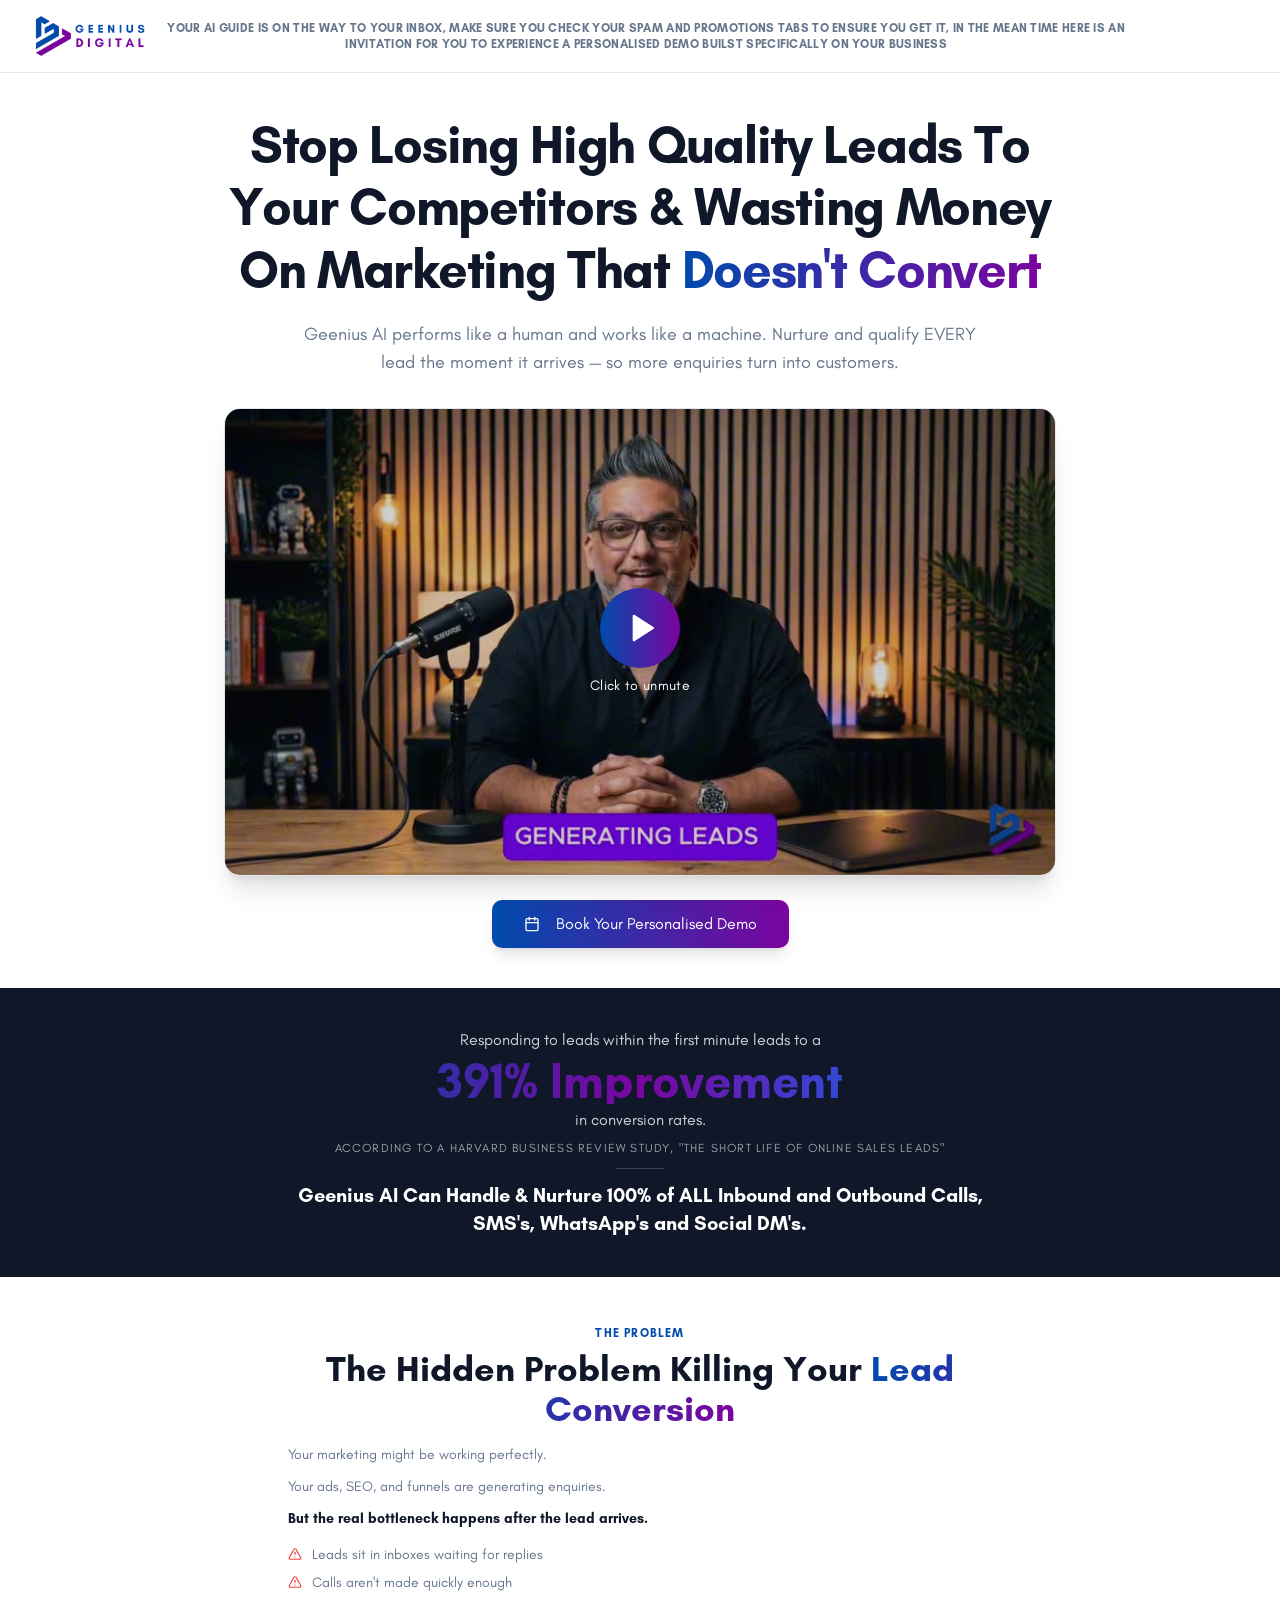
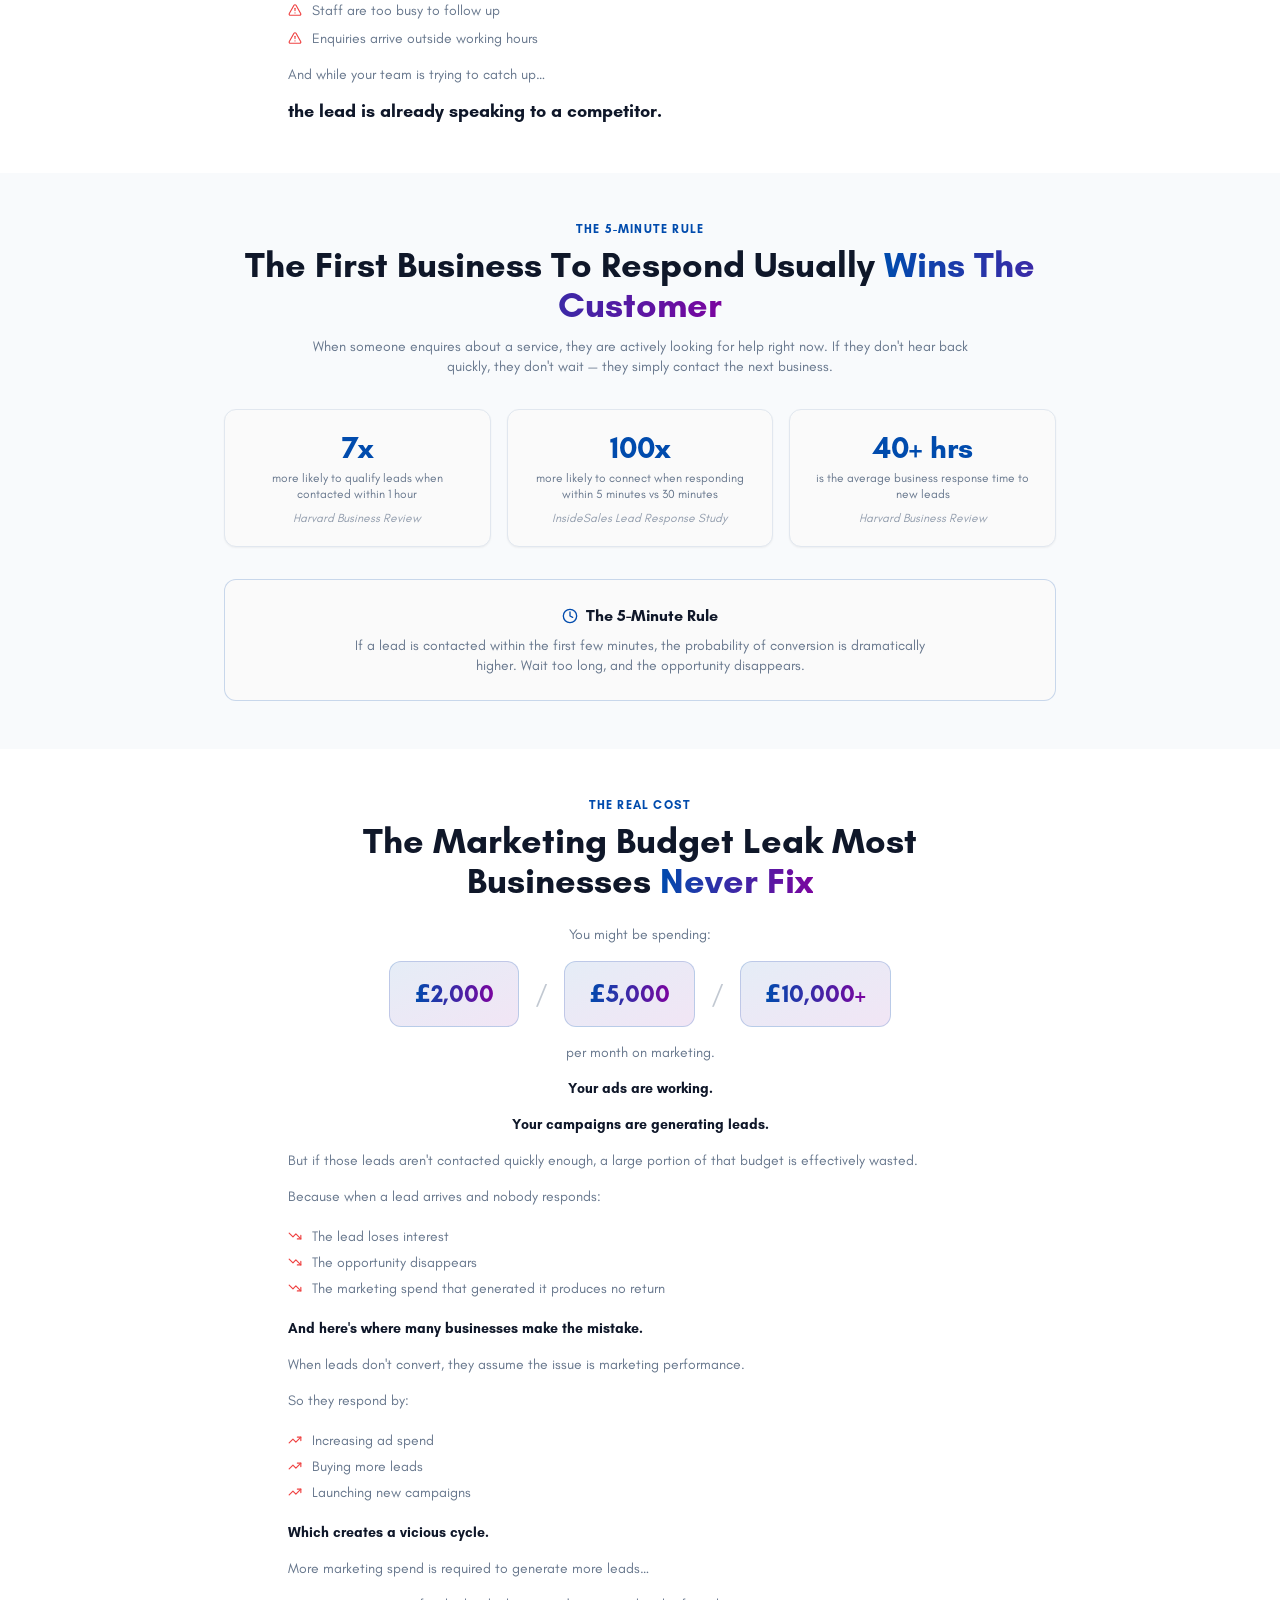
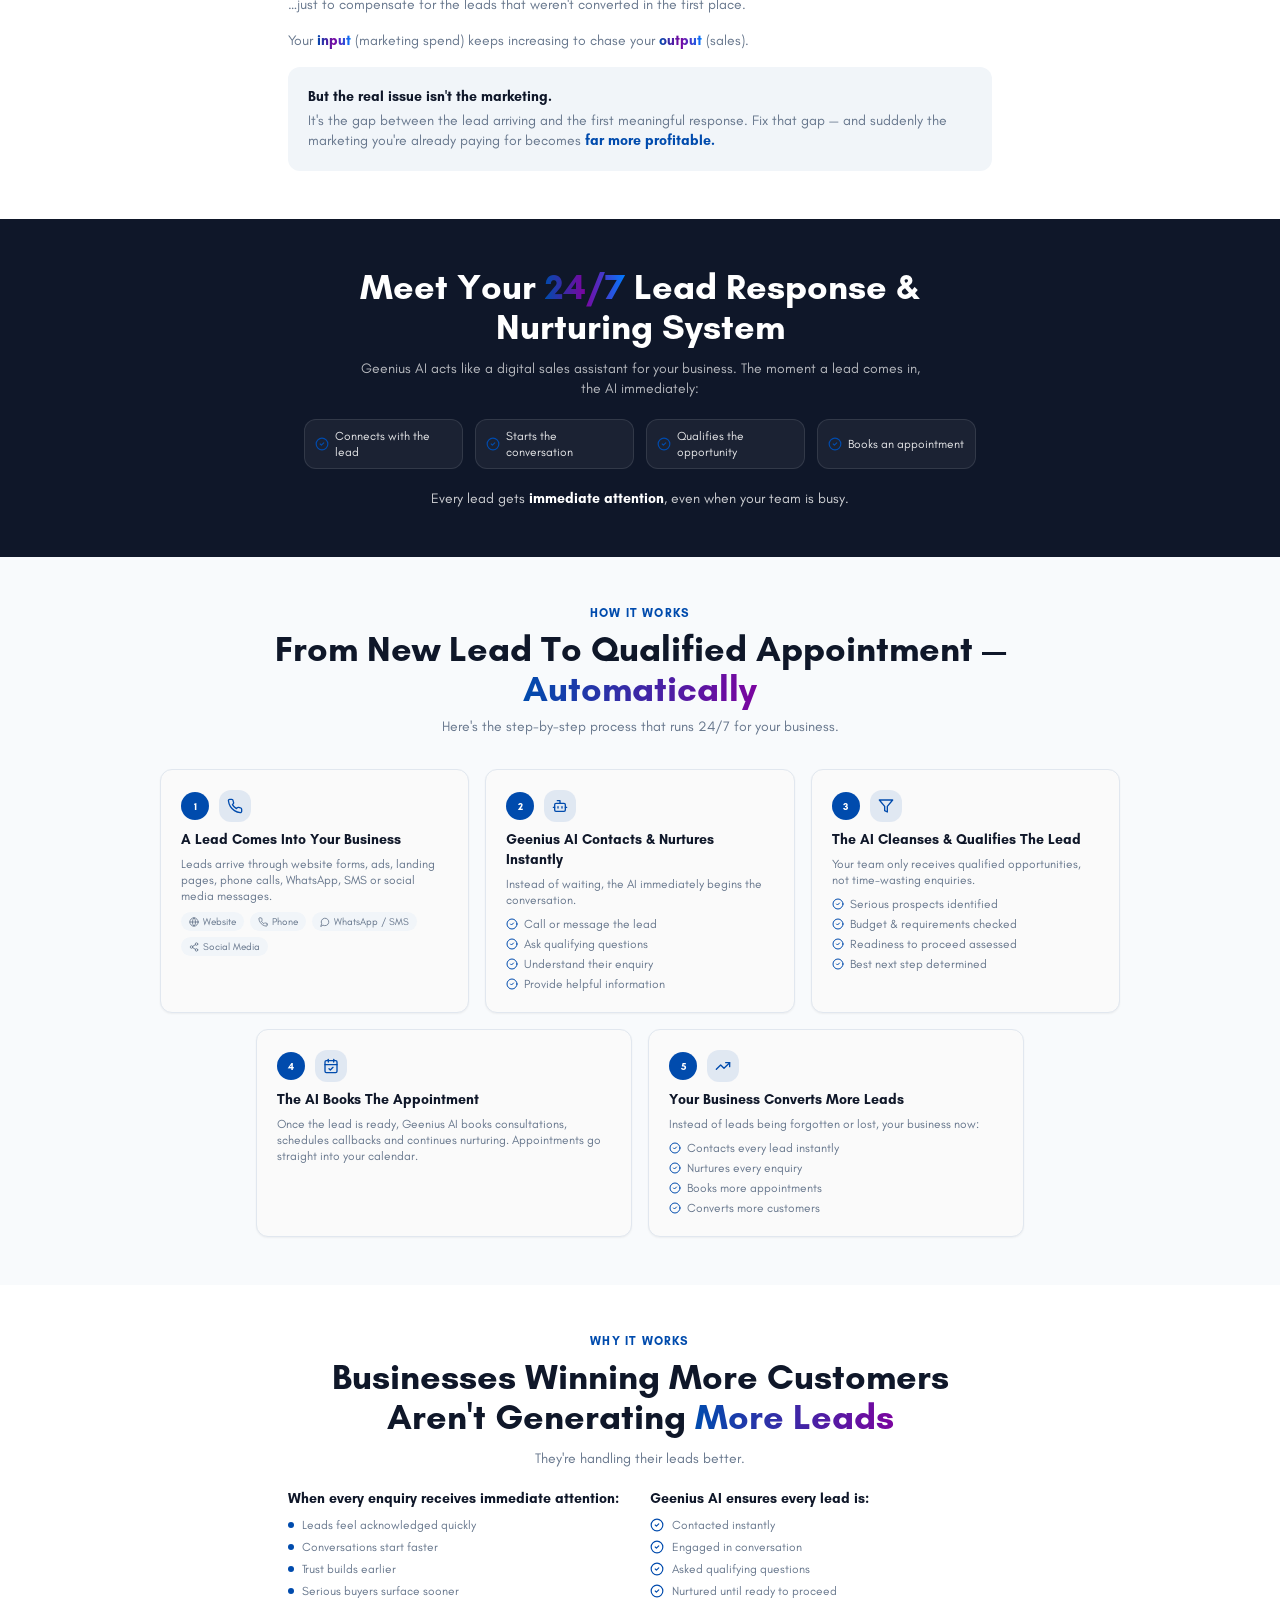
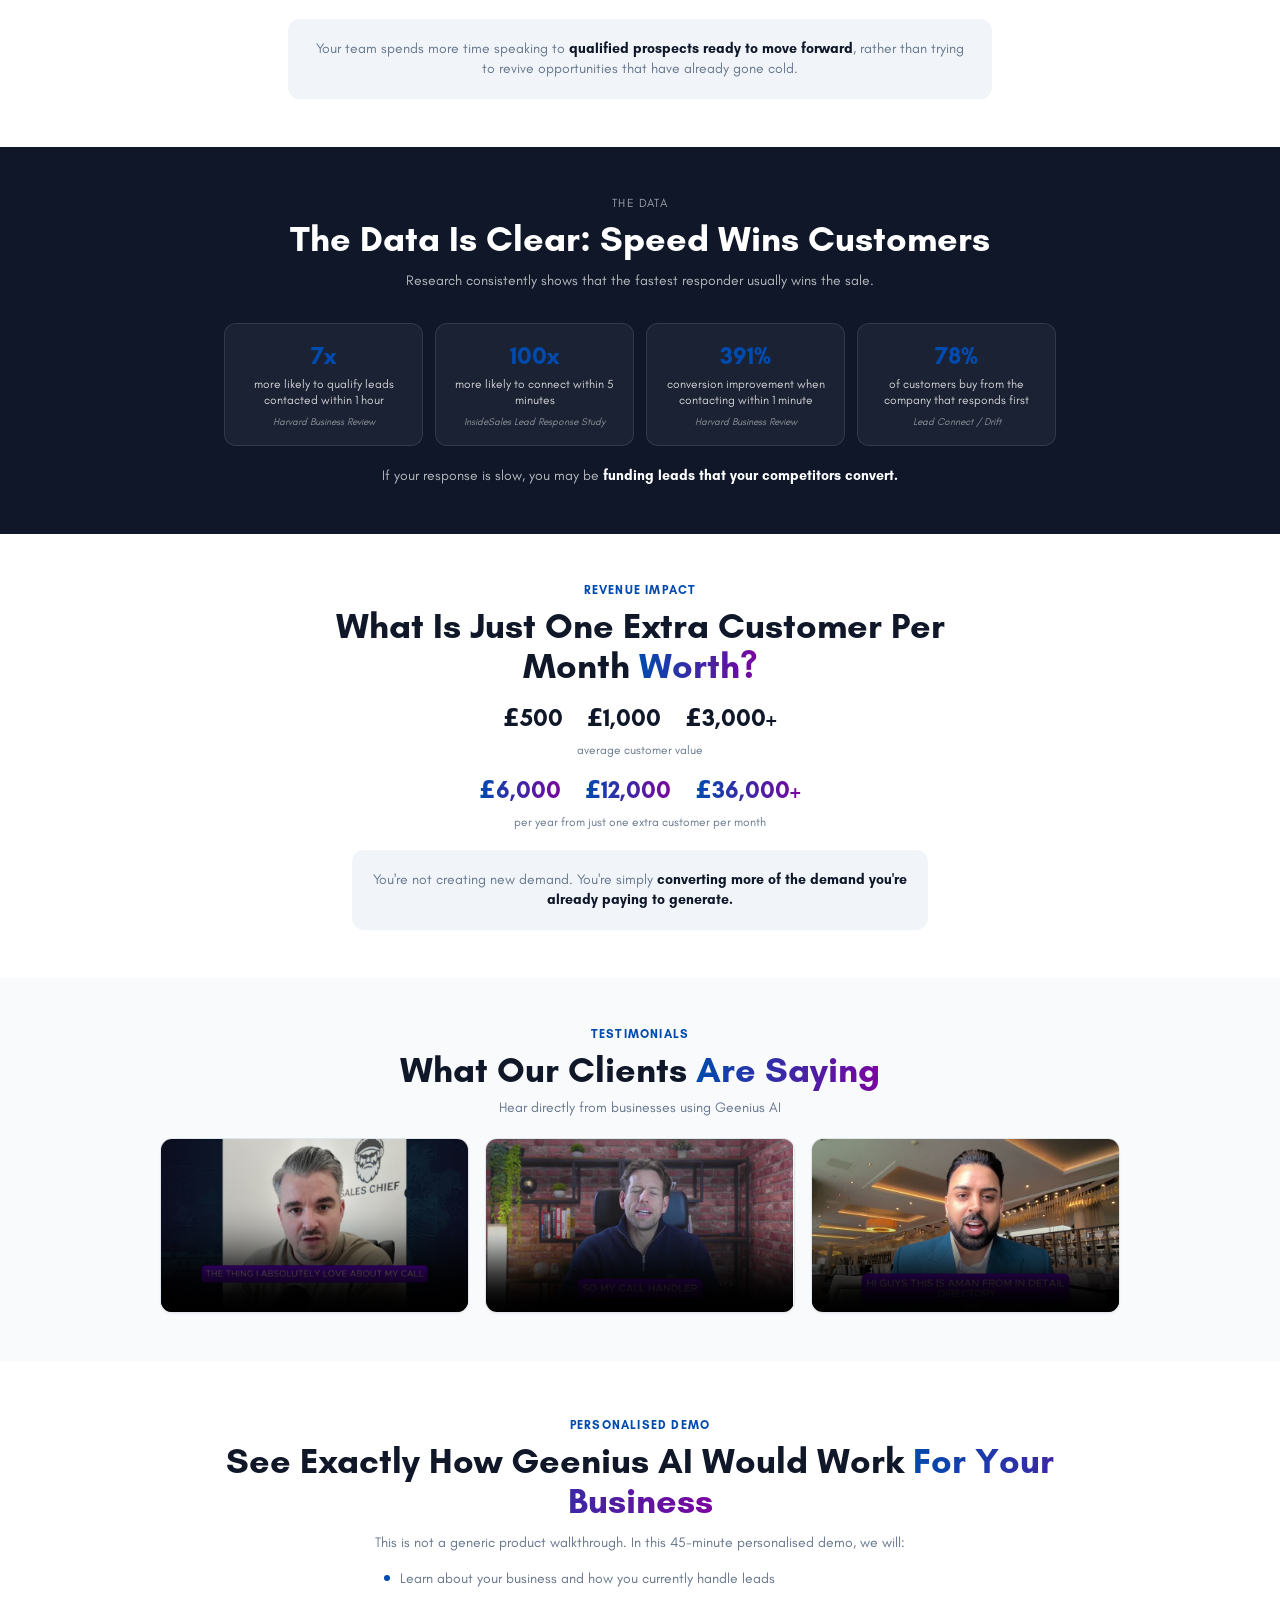
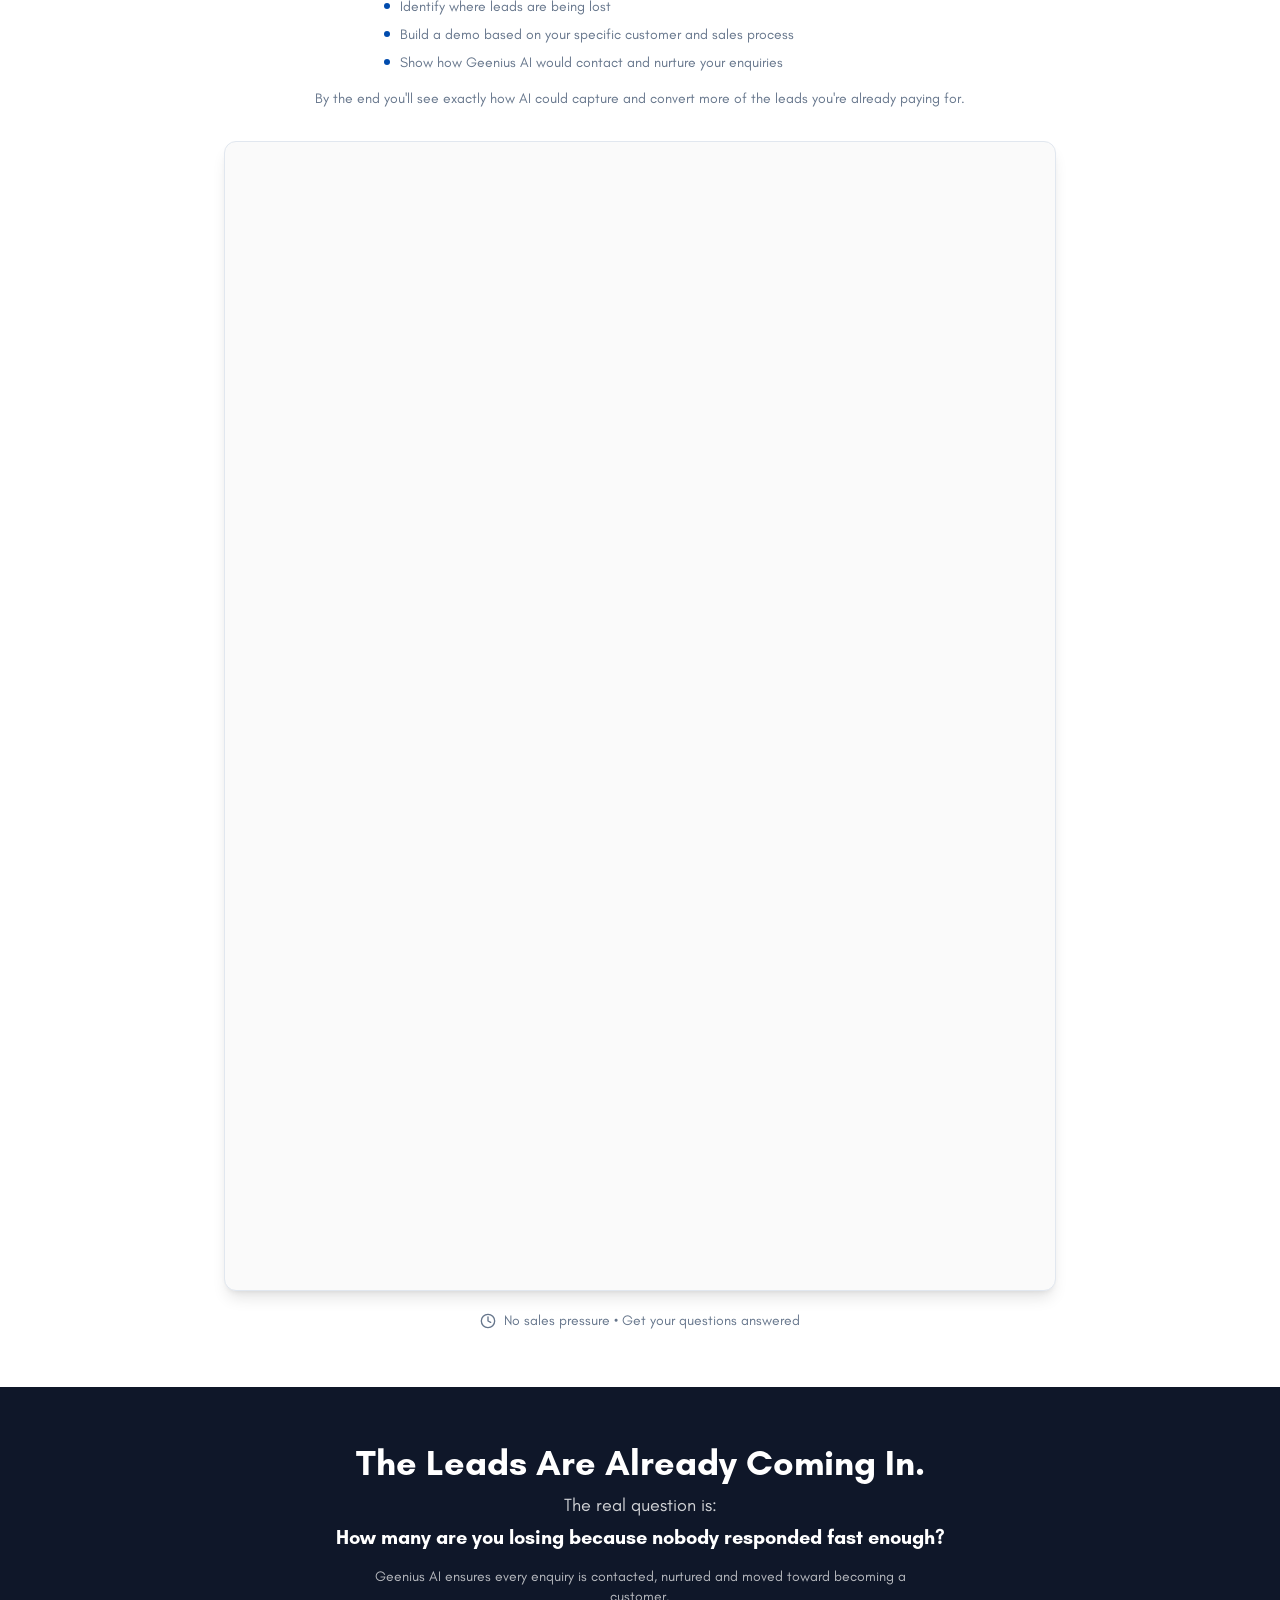
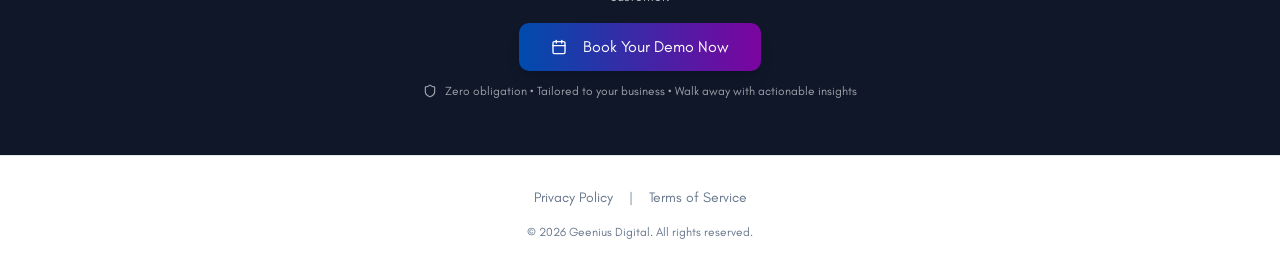
<file: bookacall-ai-demo.html>
<!doctype html>
<html lang="en"><head>
    <meta charset="UTF-8">
    <meta name="viewport" content="width=device-width, initial-scale=1.0">

    <!-- Google tag (gtag.js) -->
    <script async src="https://www.googletagmanager.com/gtag/js?id=G-D5BD402LVR"></script>
    <script>
      window.dataLayer = window.dataLayer || [];
      function gtag(){dataLayer.push(arguments);}

      // Consent Mode v2. Nothing is stored until the visitor accepts.
      gtag('consent', 'default', {
        ad_storage: 'denied',
        ad_user_data: 'denied',
        ad_personalization: 'denied',
        analytics_storage: 'denied',
        functionality_storage: 'granted',
        security_storage: 'granted',
        wait_for_update: 500
      });
      try {
        if (localStorage.getItem('cookie-consent') === 'accepted') {
          gtag('consent', 'update', {
            ad_storage: 'granted',
            ad_user_data: 'granted',
            ad_personalization: 'granted',
            analytics_storage: 'granted'
          });
        }
      } catch (e) {}

      gtag('js', new Date());

      gtag('config', 'G-D5BD402LVR');
    </script>
    <title>See How AI Can Handle Your Business Calls | Geenius AI</title>
    <meta name="description" content="Discover the simple AI system that handles all your business calls and messages 24/7. Book a personalised demo and see it in action.">
    <meta name="author" content="Geenius AI">
    <meta name="robots" content="noindex, follow">
    <link rel="canonical" href="https://www.geeniusdigital.com/bookacall-ai-demo">

    <!-- Open Graph -->
    <meta property="og:type" content="website">
    <meta property="og:url" content="https://www.geeniusdigital.com/bookacall-ai-demo">
    <meta property="og:title" content="See How AI Can Handle Your Business Calls | Geenius AI">
    <meta property="og:description" content="Discover the simple AI system that handles all your business calls and messages 24/7. Book a personalised demo and see it in action.">
    <meta property="og:image" content="https://www.geeniusdigital.com/og-image.png">
    <meta property="og:site_name" content="Geenius AI">
    <meta property="og:locale" content="en_GB">

    <!-- Twitter Card -->
    <meta name="twitter:card" content="summary_large_image">
    <meta name="twitter:title" content="See How AI Can Handle Your Business Calls | Geenius AI">
    <meta name="twitter:description" content="Discover the simple AI system that handles all your business calls and messages 24/7. Book a personalised demo and see it in action.">
    <meta name="twitter:image" content="https://www.geeniusdigital.com/og-image.png">

    <!-- Favicon -->
    <link rel="icon" type="image/x-icon" href="https://storage.googleapis.com/gpt-engineer-file-uploads/6ILTWEbeGMOBGvfyK51NenK8gHO2/uploads/1762470176589-android-chrome-512x512.png">

    <!-- JSON-LD Structured Data -->
    <script type="application/ld+json">
    {
      "@context": "https://schema.org",
      "@type": "Organization",
      "name": "Geenius AI",
      "url": "https://www.geeniusdigital.com",
      "description": "AI-powered voice agents and messaging automation for businesses. Handle inbound and outbound calls, WhatsApp, Facebook Messenger, Instagram DM and more.",
      "contactPoint": {
        "@type": "ContactPoint",
        "contactType": "sales",
        "availableLanguage": "English"
      },
      "sameAs": [],
      "logo": "https://www.geeniusdigital.com/assets/geenius-logo.png"
    }
    </script>
    <script type="application/ld+json">
    {
      "@context": "https://schema.org",
      "@type": "SoftwareApplication",
      "name": "Geenius AI",
      "applicationCategory": "BusinessApplication",
      "operatingSystem": "Web",
      "description": "AI employee that handles voice calls and messaging across WhatsApp, Facebook Messenger, Instagram DM, and more."
    }
    </script>
    <!-- Meta Pixel Code -->
    <script>
    // Held until the visitor accepts cookies. assets/site.js calls this on Accept.
    window.gxLoadPixel = function () {
      if (window.__gxPixelLoaded) return;
      window.__gxPixelLoaded = true;
      !function(f,b,e,v,n,t,s)
      {if(f.fbq)return;n=f.fbq=function(){n.callMethod?
      n.callMethod.apply(n,arguments):n.queue.push(arguments)};
      if(!f._fbq)f._fbq=n;n.push=n;n.loaded=!0;n.version='2.0';
      n.queue=[];t=b.createElement(e);t.async=!0;
      t.src=v;s=b.getElementsByTagName(e)[0];
      s.parentNode.insertBefore(t,s)}(window, document,'script',
      'https://connect.facebook.net/en_US/fbevents.js');
      fbq('init', '1123335949846125');
      fbq('track', 'PageView');
    };
    try {
      if (localStorage.getItem('cookie-consent') === 'accepted') window.gxLoadPixel();
    } catch (e) {}
    </script>
    <!-- End Meta Pixel Code -->
    
    <link rel="preconnect" href="https://storage.googleapis.com" crossorigin>
    <link rel="preconnect" href="https://api.leadconnectorhq.com" crossorigin>
    <link rel="preconnect" href="https://assets.cdn.filesafe.space" crossorigin>
    <link rel="dns-prefetch" href="https://connect.facebook.net">
    <link rel="stylesheet" href="assets/styles.css">
    <link rel="stylesheet" href="assets/site.css?v=1793105166">
      <script type="application/ld+json">
    {
      "@context": "https://schema.org",
      "@type": "VideoObject",
      "name": "How Geenius AI handles your business calls and messages",
      "description": "An overview of how the Geenius AI agent answers calls, qualifies enquiries and books appointments.",
      "thumbnailUrl": "https://www.geeniusdigital.com/assets/poster-demo-explainer.jpg",
      "uploadDate": "2026-03-18T14:52:10+00:00",
      "duration": "PT2M57S",
      "contentUrl": "https://assets.cdn.filesafe.space/XatOoiZ1a3R43wuBeqYK/media/69babc0942fe751bfeaf3b7c.mp4",
      "publisher": {
        "@type": "Organization",
        "name": "Geenius AI"
      }
    }
    </script>
    <script type="application/ld+json">
    {
      "@context": "https://schema.org",
      "@type": "VideoObject",
      "name": "Client testimonial: how scalable the AI call handler is",
      "description": "A Geenius AI client on what stood out most to them about running an AI call handler.",
      "thumbnailUrl": "https://www.geeniusdigital.com/assets/poster-testimonial-1.jpg",
      "uploadDate": "2026-02-23T12:26:09+00:00",
      "duration": "PT26S",
      "contentUrl": "https://assets.cdn.filesafe.space/XatOoiZ1a3R43wuBeqYK/media/699c475e10bc9c8e6a553358.mp4",
      "publisher": {
        "@type": "Organization",
        "name": "Geenius AI"
      }
    }
    </script>
    <script type="application/ld+json">
    {
      "@context": "https://schema.org",
      "@type": "VideoObject",
      "name": "Client testimonial: running a business with an AI call handler",
      "description": "A Geenius AI client on what changed day to day once the AI started answering their calls.",
      "thumbnailUrl": "https://www.geeniusdigital.com/assets/poster-testimonial-2.jpg",
      "uploadDate": "2026-02-23T12:21:45+00:00",
      "duration": "PT1M2S",
      "contentUrl": "https://assets.cdn.filesafe.space/XatOoiZ1a3R43wuBeqYK/media/699c4651340118329d85db87.mp4",
      "publisher": {
        "@type": "Organization",
        "name": "Geenius AI"
      }
    }
    </script>
    <script type="application/ld+json">
    {
      "@context": "https://schema.org",
      "@type": "VideoObject",
      "name": "Client testimonial: Aman, In Detail Directory",
      "description": "Aman from In Detail Directory on using Geenius AI to answer and qualify inbound calls.",
      "thumbnailUrl": "https://www.geeniusdigital.com/assets/poster-testimonial-3.jpg",
      "uploadDate": "2026-03-10T13:49:15+00:00",
      "duration": "PT57S",
      "contentUrl": "https://assets.cdn.filesafe.space/XatOoiZ1a3R43wuBeqYK/media/69b021547fc07c01f3531b97.mp4",
      "publisher": {
        "@type": "Organization",
        "name": "Geenius AI"
      }
    }
    </script>
  </head>
  <body>
    <div id="root"><div role="region" aria-label="Notifications (F8)" tabindex="-1" style="pointer-events: none;"></div><section aria-label="Notifications alt+T" tabindex="-1" aria-live="polite" aria-relevant="additions text" aria-atomic="false"></section><div class="min-h-screen bg-background"><header class="w-full py-3 md:py-4 border-b border-border bg-background sticky top-0 z-50"><div class="container mx-auto flex items-center px-4 gap-4"><picture><source srcset="assets/geenius-logo.webp" type="image/webp"><img src="assets/geenius-logo.png" alt="Geenius Digital" class="h-8 md:h-10 flex-shrink-0 w-auto" width="384" height="132" loading="eager"></picture><p class="flex-1 text-center text-[9px] md:text-xs uppercase tracking-wide text-muted-foreground font-bold leading-tight">YOUR AI GUIDE IS ON THE WAY TO YOUR INBOX, MAKE SURE YOU CHECK YOUR SPAM AND PROMOTIONS TABS TO ENSURE YOU GET IT, IN THE MEAN TIME HERE IS AN INVITATION FOR YOU TO EXPERIENCE A PERSONALISED DEMO BUILST SPECIFICALLY ON YOUR BUSINESS</p><div class="hidden md:block w-[120px] flex-shrink-0"></div></div></header><section class="py-5 md:py-10 px-4"><div class="container mx-auto max-w-4xl"><div class="text-center mb-6 md:mb-8"><h1 class="text-2xl sm:text-3xl md:text-[2.75rem] lg:text-[3.25rem] font-bold mb-4 md:mb-5 leading-[1.25] md:leading-[1.2] tracking-tight text-foreground">Stop Losing High Quality Leads To Your Competitors &amp; Wasting Money On Marketing That <span class="bg-gradient-to-r from-primary to-secondary bg-clip-text text-transparent">Doesn't Convert</span></h1><p class="text-sm md:text-lg text-muted-foreground max-w-2xl mx-auto leading-relaxed">Geenius AI performs like a human and works like a machine. Nurture and qualify EVERY lead the moment it arrives — so more enquiries turn into customers.</p></div><div class="relative aspect-video bg-card rounded-xl md:rounded-2xl border border-border overflow-hidden shadow-xl mb-4 md:mb-6"><video class="w-full h-full object-cover" playsinline="" loop="" autoplay="" preload="metadata" src="https://assets.cdn.filesafe.space/XatOoiZ1a3R43wuBeqYK/media/69babc0942fe751bfeaf3b7c.mp4" data-gx="video" poster="assets/poster-demo-explainer.jpg">Your browser does not support the video tag.</video><div class="absolute inset-0 flex flex-col items-center justify-center bg-foreground/20 cursor-pointer transition-opacity hover:bg-foreground/10" data-gx="play-video"><div class="w-14 h-14 md:w-20 md:h-20 rounded-full bg-gradient-to-r from-primary to-secondary flex items-center justify-center hover:scale-105 transition-transform shadow-lg"><svg xmlns="http://www.w3.org/2000/svg" width="24" height="24" viewBox="0 0 24 24" fill="white" stroke="currentColor" stroke-width="2" stroke-linecap="round" stroke-linejoin="round" class="lucide lucide-play h-5 w-5 md:h-8 md:w-8 text-primary-foreground ml-1"><polygon points="6 3 20 12 6 21 6 3"></polygon></svg></div><p class="mt-2 text-primary-foreground text-[11px] md:text-sm font-medium tracking-wide drop-shadow-lg">Click to unmute</p></div></div><div class="text-center"><button class="inline-flex items-center justify-center gap-2 whitespace-nowrap font-medium ring-offset-background transition-colors focus-visible:outline-none focus-visible:ring-2 focus-visible:ring-ring focus-visible:ring-offset-2 disabled:pointer-events-none disabled:opacity-50 [&amp;_svg]:pointer-events-none [&amp;_svg]:size-4 [&amp;_svg]:shrink-0 bg-primary hover:bg-primary/90 h-11 rounded-md text-sm md:text-base px-6 md:px-8 py-5 md:py-6 bg-gradient-to-r from-primary to-secondary hover:opacity-90 text-primary-foreground shadow-lg" data-gx="scroll-to" data-gx-target="#booking-calendar"><svg xmlns="http://www.w3.org/2000/svg" width="24" height="24" viewBox="0 0 24 24" fill="none" stroke="currentColor" stroke-width="2" stroke-linecap="round" stroke-linejoin="round" class="lucide lucide-calendar mr-2 h-4 w-4 md:h-5 md:w-5"><path d="M8 2v4"></path><path d="M16 2v4"></path><rect width="18" height="18" x="3" y="4" rx="2"></rect><path d="M3 10h18"></path></svg>Book Your Personalised Demo</button></div></div></section><section class="py-6 md:py-10 px-4 bg-foreground text-background"><div class="container mx-auto max-w-3xl text-center"><p class="text-sm md:text-base text-background/80 mb-1">Responding to leads within the first minute leads to a</p><p class="text-3xl md:text-5xl font-bold bg-gradient-to-r from-primary via-secondary to-accent bg-clip-text text-transparent mb-1">391% Improvement</p><p class="text-sm md:text-base text-background/80 mb-2">in conversion rates.</p><p class="text-[10px] md:text-xs uppercase tracking-widest opacity-60 mb-3 font-medium">According to a Harvard Business Review Study, "The Short Life of Online Sales Leads"</p><div class="w-12 h-px bg-background/20 mx-auto mb-3"></div><p class="text-base md:text-xl font-semibold text-background">Geenius AI Can Handle &amp; Nurture <span class="text-background font-bold">100% of ALL</span> Inbound and Outbound Calls, SMS's, WhatsApp's and Social DM's.</p></div></section><section class="py-8 md:py-12 px-4"><div class="container mx-auto max-w-3xl"><p class="text-[10px] md:text-xs uppercase tracking-widest text-primary font-semibold mb-2 text-center">The Problem</p><h2 class="text-xl sm:text-2xl md:text-3xl lg:text-4xl font-bold mb-4 text-center text-foreground">The Hidden Problem Killing Your <span class="bg-gradient-to-r from-primary to-secondary bg-clip-text text-transparent">Lead Conversion</span></h2><div class="space-y-3 text-muted-foreground text-xs md:text-sm leading-relaxed"><p>Your marketing might be working perfectly.</p><p>Your ads, SEO, and funnels are generating enquiries.</p><p class="font-semibold text-foreground">But the real bottleneck happens after the lead arrives.</p><ul class="space-y-2 py-1"><li class="flex items-start gap-2.5"><svg xmlns="http://www.w3.org/2000/svg" width="24" height="24" viewBox="0 0 24 24" fill="none" stroke="currentColor" stroke-width="2" stroke-linecap="round" stroke-linejoin="round" class="lucide lucide-triangle-alert h-3.5 w-3.5 text-destructive flex-shrink-0 mt-0.5"><path d="m21.73 18-8-14a2 2 0 0 0-3.48 0l-8 14A2 2 0 0 0 4 21h16a2 2 0 0 0 1.73-3"></path><path d="M12 9v4"></path><path d="M12 17h.01"></path></svg><span>Leads sit in inboxes waiting for replies</span></li><li class="flex items-start gap-2.5"><svg xmlns="http://www.w3.org/2000/svg" width="24" height="24" viewBox="0 0 24 24" fill="none" stroke="currentColor" stroke-width="2" stroke-linecap="round" stroke-linejoin="round" class="lucide lucide-triangle-alert h-3.5 w-3.5 text-destructive flex-shrink-0 mt-0.5"><path d="m21.73 18-8-14a2 2 0 0 0-3.48 0l-8 14A2 2 0 0 0 4 21h16a2 2 0 0 0 1.73-3"></path><path d="M12 9v4"></path><path d="M12 17h.01"></path></svg><span>Calls aren't made quickly enough</span></li><li class="flex items-start gap-2.5"><svg xmlns="http://www.w3.org/2000/svg" width="24" height="24" viewBox="0 0 24 24" fill="none" stroke="currentColor" stroke-width="2" stroke-linecap="round" stroke-linejoin="round" class="lucide lucide-triangle-alert h-3.5 w-3.5 text-destructive flex-shrink-0 mt-0.5"><path d="m21.73 18-8-14a2 2 0 0 0-3.48 0l-8 14A2 2 0 0 0 4 21h16a2 2 0 0 0 1.73-3"></path><path d="M12 9v4"></path><path d="M12 17h.01"></path></svg><span>Staff are too busy to follow up</span></li><li class="flex items-start gap-2.5"><svg xmlns="http://www.w3.org/2000/svg" width="24" height="24" viewBox="0 0 24 24" fill="none" stroke="currentColor" stroke-width="2" stroke-linecap="round" stroke-linejoin="round" class="lucide lucide-triangle-alert h-3.5 w-3.5 text-destructive flex-shrink-0 mt-0.5"><path d="m21.73 18-8-14a2 2 0 0 0-3.48 0l-8 14A2 2 0 0 0 4 21h16a2 2 0 0 0 1.73-3"></path><path d="M12 9v4"></path><path d="M12 17h.01"></path></svg><span>Enquiries arrive outside working hours</span></li></ul><p>And while your team is trying to catch up…</p><p class="text-base md:text-lg font-semibold text-foreground">the lead is already speaking to a competitor.</p></div></div></section><section class="py-8 md:py-12 px-4 bg-muted/50"><div class="container mx-auto max-w-4xl"><p class="text-[10px] md:text-xs uppercase tracking-widest text-primary font-semibold mb-2 text-center">The 5-Minute Rule</p><h2 class="text-xl sm:text-2xl md:text-3xl lg:text-4xl font-bold mb-3 text-center text-foreground">The First Business To Respond Usually <span class="bg-gradient-to-r from-primary to-secondary bg-clip-text text-transparent">Wins The Customer</span></h2><p class="text-muted-foreground text-center max-w-2xl mx-auto mb-6 md:mb-8 text-xs md:text-sm">When someone enquires about a service, they are actively looking for help right now. If they don't hear back quickly, they don't wait — they simply contact the next business.</p><div class="grid grid-cols-1 sm:grid-cols-3 gap-3 md:gap-4 mb-6 md:mb-8"><div class="rounded-lg border text-card-foreground shadow-sm p-4 md:p-5 text-center bg-card border-border hover:border-primary/30 transition-colors"><p class="text-2xl md:text-3xl font-bold text-primary mb-1">7x</p><p class="text-xs text-muted-foreground mb-2">more likely to qualify leads when contacted within 1 hour</p><p class="text-[10px] md:text-xs text-muted-foreground/70 italic">Harvard Business Review</p></div><div class="rounded-lg border text-card-foreground shadow-sm p-4 md:p-5 text-center bg-card border-border hover:border-primary/30 transition-colors"><p class="text-2xl md:text-3xl font-bold text-primary mb-1">100x</p><p class="text-xs text-muted-foreground mb-2">more likely to connect when responding within 5 minutes vs 30 minutes</p><p class="text-[10px] md:text-xs text-muted-foreground/70 italic">InsideSales Lead Response Study</p></div><div class="rounded-lg border text-card-foreground shadow-sm p-4 md:p-5 text-center bg-card border-border hover:border-primary/30 transition-colors"><p class="text-2xl md:text-3xl font-bold text-primary mb-1">40+ hrs</p><p class="text-xs text-muted-foreground mb-2">is the average business response time to new leads</p><p class="text-[10px] md:text-xs text-muted-foreground/70 italic">Harvard Business Review</p></div></div><div class="bg-card border border-primary/20 rounded-xl p-4 md:p-6 text-center"><div class="flex items-center justify-center gap-2 mb-2"><svg xmlns="http://www.w3.org/2000/svg" width="24" height="24" viewBox="0 0 24 24" fill="none" stroke="currentColor" stroke-width="2" stroke-linecap="round" stroke-linejoin="round" class="lucide lucide-clock h-4 w-4 text-primary"><circle cx="12" cy="12" r="10"></circle><polyline points="12 6 12 12 16 14"></polyline></svg><p class="font-bold text-foreground text-sm md:text-base">The 5-Minute Rule</p></div><p class="text-muted-foreground text-xs md:text-sm max-w-xl mx-auto">If a lead is contacted within the first few minutes, the probability of conversion is dramatically higher. Wait too long, and the opportunity disappears.</p></div></div></section><section class="py-8 md:py-12 px-4"><div class="container mx-auto max-w-3xl"><p class="text-[10px] md:text-xs uppercase tracking-widest text-primary font-semibold mb-2 text-center">The Real Cost</p><h2 class="text-xl sm:text-2xl md:text-3xl lg:text-4xl font-bold mb-6 text-center text-foreground">The Marketing Budget Leak Most Businesses <span class="bg-gradient-to-r from-primary to-secondary bg-clip-text text-transparent">Never Fix</span></h2><div class="space-y-4 text-muted-foreground text-xs md:text-sm leading-relaxed"><p class="text-center text-muted-foreground">You might be spending:</p><div class="flex flex-wrap items-center justify-center gap-2 md:gap-4 mb-2"><div class="flex items-center gap-2 md:gap-4"><div class="bg-gradient-to-br from-primary/10 to-secondary/10 border border-primary/20 rounded-lg md:rounded-xl px-3 py-2 md:px-6 md:py-4 text-center"><p class="text-base md:text-2xl font-bold bg-gradient-to-r from-primary to-secondary bg-clip-text text-transparent">£2,000</p></div><span class="text-muted-foreground/40 text-lg md:text-2xl font-light">/</span></div><div class="flex items-center gap-2 md:gap-4"><div class="bg-gradient-to-br from-primary/10 to-secondary/10 border border-primary/20 rounded-lg md:rounded-xl px-3 py-2 md:px-6 md:py-4 text-center"><p class="text-base md:text-2xl font-bold bg-gradient-to-r from-primary to-secondary bg-clip-text text-transparent">£5,000</p></div><span class="text-muted-foreground/40 text-lg md:text-2xl font-light">/</span></div><div class="flex items-center gap-2 md:gap-4"><div class="bg-gradient-to-br from-primary/10 to-secondary/10 border border-primary/20 rounded-lg md:rounded-xl px-3 py-2 md:px-6 md:py-4 text-center"><p class="text-base md:text-2xl font-bold bg-gradient-to-r from-primary to-secondary bg-clip-text text-transparent">£10,000+</p></div></div></div><p class="text-center text-muted-foreground">per month on marketing.</p><p class="font-semibold text-foreground text-center">Your ads are working.</p><p class="font-semibold text-foreground text-center">Your campaigns are generating leads.</p><p>But if those leads aren't contacted quickly enough, a large portion of that budget is effectively wasted.</p><p>Because when a lead arrives and nobody responds:</p><ul class="space-y-1.5 py-1"><li class="flex items-start gap-2.5"><svg xmlns="http://www.w3.org/2000/svg" width="24" height="24" viewBox="0 0 24 24" fill="none" stroke="currentColor" stroke-width="2" stroke-linecap="round" stroke-linejoin="round" class="lucide lucide-trending-down h-3.5 w-3.5 text-destructive flex-shrink-0 mt-0.5"><polyline points="22 17 13.5 8.5 8.5 13.5 2 7"></polyline><polyline points="16 17 22 17 22 11"></polyline></svg><span>The lead loses interest</span></li><li class="flex items-start gap-2.5"><svg xmlns="http://www.w3.org/2000/svg" width="24" height="24" viewBox="0 0 24 24" fill="none" stroke="currentColor" stroke-width="2" stroke-linecap="round" stroke-linejoin="round" class="lucide lucide-trending-down h-3.5 w-3.5 text-destructive flex-shrink-0 mt-0.5"><polyline points="22 17 13.5 8.5 8.5 13.5 2 7"></polyline><polyline points="16 17 22 17 22 11"></polyline></svg><span>The opportunity disappears</span></li><li class="flex items-start gap-2.5"><svg xmlns="http://www.w3.org/2000/svg" width="24" height="24" viewBox="0 0 24 24" fill="none" stroke="currentColor" stroke-width="2" stroke-linecap="round" stroke-linejoin="round" class="lucide lucide-trending-down h-3.5 w-3.5 text-destructive flex-shrink-0 mt-0.5"><polyline points="22 17 13.5 8.5 8.5 13.5 2 7"></polyline><polyline points="16 17 22 17 22 11"></polyline></svg><span>The marketing spend that generated it produces no return</span></li></ul><p class="font-semibold text-foreground">And here's where many businesses make the mistake.</p><p>When leads don't convert, they assume the issue is marketing performance.</p><p>So they respond by:</p><ul class="space-y-1.5 py-1"><li class="flex items-start gap-2.5"><svg xmlns="http://www.w3.org/2000/svg" width="24" height="24" viewBox="0 0 24 24" fill="none" stroke="currentColor" stroke-width="2" stroke-linecap="round" stroke-linejoin="round" class="lucide lucide-trending-up h-3.5 w-3.5 text-destructive flex-shrink-0 mt-0.5"><polyline points="22 7 13.5 15.5 8.5 10.5 2 17"></polyline><polyline points="16 7 22 7 22 13"></polyline></svg><span>Increasing ad spend</span></li><li class="flex items-start gap-2.5"><svg xmlns="http://www.w3.org/2000/svg" width="24" height="24" viewBox="0 0 24 24" fill="none" stroke="currentColor" stroke-width="2" stroke-linecap="round" stroke-linejoin="round" class="lucide lucide-trending-up h-3.5 w-3.5 text-destructive flex-shrink-0 mt-0.5"><polyline points="22 7 13.5 15.5 8.5 10.5 2 17"></polyline><polyline points="16 7 22 7 22 13"></polyline></svg><span>Buying more leads</span></li><li class="flex items-start gap-2.5"><svg xmlns="http://www.w3.org/2000/svg" width="24" height="24" viewBox="0 0 24 24" fill="none" stroke="currentColor" stroke-width="2" stroke-linecap="round" stroke-linejoin="round" class="lucide lucide-trending-up h-3.5 w-3.5 text-destructive flex-shrink-0 mt-0.5"><polyline points="22 7 13.5 15.5 8.5 10.5 2 17"></polyline><polyline points="16 7 22 7 22 13"></polyline></svg><span>Launching new campaigns</span></li></ul><p class="font-semibold text-foreground">Which creates a vicious cycle.</p><p>More marketing spend is required to generate more leads…</p><p>…just to compensate for the leads that weren't converted in the first place.</p><p>Your <span class="font-bold bg-gradient-to-r from-primary via-secondary to-accent bg-clip-text text-transparent">input</span> (marketing spend) keeps increasing to chase your <span class="font-bold bg-gradient-to-r from-primary via-secondary to-accent bg-clip-text text-transparent">output</span> (sales).</p><div class="bg-muted rounded-xl p-4 md:p-5 my-4"><p class="font-semibold text-foreground mb-1 text-sm">But the real issue isn't the marketing.</p><p class="text-muted-foreground">It's the gap between the lead arriving and the first meaningful response. Fix that gap — and suddenly the marketing you're already paying for becomes <span class="font-semibold text-primary">far more profitable.</span></p></div></div></div></section><section class="py-8 md:py-12 px-4 bg-foreground text-background"><div class="container mx-auto max-w-3xl text-center"><h2 class="text-xl sm:text-2xl md:text-3xl lg:text-4xl font-bold mb-3">Meet Your <span class="bg-gradient-to-r from-primary via-secondary to-accent bg-clip-text text-transparent">24/7</span> Lead Response &amp; <span class="text-background font-bold">Nurturing System</span></h2><p class="text-background/70 mb-5 text-xs md:text-sm max-w-xl mx-auto">Geenius AI acts like a digital sales assistant for your business. The moment a lead comes in, the AI immediately:</p><div class="grid grid-cols-2 sm:grid-cols-4 gap-2 md:gap-3 max-w-2xl mx-auto mb-5"><div class="flex items-center gap-1.5 text-left bg-background/5 rounded-lg px-2.5 py-2 border border-background/10"><svg xmlns="http://www.w3.org/2000/svg" width="24" height="24" viewBox="0 0 24 24" fill="none" stroke="currentColor" stroke-width="2" stroke-linecap="round" stroke-linejoin="round" class="lucide lucide-circle-check h-3.5 w-3.5 text-primary flex-shrink-0"><circle cx="12" cy="12" r="10"></circle><path d="m9 12 2 2 4-4"></path></svg><span class="text-[11px] md:text-xs text-background/90">Connects with the lead</span></div><div class="flex items-center gap-1.5 text-left bg-background/5 rounded-lg px-2.5 py-2 border border-background/10"><svg xmlns="http://www.w3.org/2000/svg" width="24" height="24" viewBox="0 0 24 24" fill="none" stroke="currentColor" stroke-width="2" stroke-linecap="round" stroke-linejoin="round" class="lucide lucide-circle-check h-3.5 w-3.5 text-primary flex-shrink-0"><circle cx="12" cy="12" r="10"></circle><path d="m9 12 2 2 4-4"></path></svg><span class="text-[11px] md:text-xs text-background/90">Starts the conversation</span></div><div class="flex items-center gap-1.5 text-left bg-background/5 rounded-lg px-2.5 py-2 border border-background/10"><svg xmlns="http://www.w3.org/2000/svg" width="24" height="24" viewBox="0 0 24 24" fill="none" stroke="currentColor" stroke-width="2" stroke-linecap="round" stroke-linejoin="round" class="lucide lucide-circle-check h-3.5 w-3.5 text-primary flex-shrink-0"><circle cx="12" cy="12" r="10"></circle><path d="m9 12 2 2 4-4"></path></svg><span class="text-[11px] md:text-xs text-background/90">Qualifies the opportunity</span></div><div class="flex items-center gap-1.5 text-left bg-background/5 rounded-lg px-2.5 py-2 border border-background/10"><svg xmlns="http://www.w3.org/2000/svg" width="24" height="24" viewBox="0 0 24 24" fill="none" stroke="currentColor" stroke-width="2" stroke-linecap="round" stroke-linejoin="round" class="lucide lucide-circle-check h-3.5 w-3.5 text-primary flex-shrink-0"><circle cx="12" cy="12" r="10"></circle><path d="m9 12 2 2 4-4"></path></svg><span class="text-[11px] md:text-xs text-background/90">Books an appointment</span></div></div><p class="text-background/80 text-xs md:text-sm">Every lead gets <span class="font-semibold text-background">immediate attention</span>, even when your team is busy.</p></div></section><section class="py-8 md:py-12 px-4 bg-muted/50"><div class="container mx-auto max-w-5xl"><p class="text-[10px] md:text-xs uppercase tracking-widest text-primary font-semibold mb-2 text-center">How It Works</p><h2 class="text-xl sm:text-2xl md:text-3xl lg:text-4xl font-bold mb-2 text-center text-foreground">From New Lead To Qualified Appointment — <span class="bg-gradient-to-r from-primary to-secondary bg-clip-text text-transparent">Automatically</span></h2><p class="text-muted-foreground text-center mb-6 md:mb-8 text-xs md:text-sm max-w-2xl mx-auto">Here's the step-by-step process that runs 24/7 for your business.</p><div class="grid grid-cols-1 sm:grid-cols-3 gap-3 md:gap-4"><div class="rounded-lg border text-card-foreground shadow-sm p-4 md:p-5 bg-card border-border hover:border-primary/30 transition-colors"><div class="flex items-center gap-2.5 mb-2"><div class="w-7 h-7 rounded-full bg-primary flex items-center justify-center text-primary-foreground text-[10px] font-bold flex-shrink-0">1</div><div class="w-8 h-8 rounded-lg bg-primary/10 flex items-center justify-center"><svg xmlns="http://www.w3.org/2000/svg" width="24" height="24" viewBox="0 0 24 24" fill="none" stroke="currentColor" stroke-width="2" stroke-linecap="round" stroke-linejoin="round" class="lucide lucide-phone h-4 w-4 text-primary"><path d="M22 16.92v3a2 2 0 0 1-2.18 2 19.79 19.79 0 0 1-8.63-3.07 19.5 19.5 0 0 1-6-6 19.79 19.79 0 0 1-3.07-8.67A2 2 0 0 1 4.11 2h3a2 2 0 0 1 2 1.72 12.84 12.84 0 0 0 .7 2.81 2 2 0 0 1-.45 2.11L8.09 9.91a16 16 0 0 0 6 6l1.27-1.27a2 2 0 0 1 2.11-.45 12.84 12.84 0 0 0 2.81.7A2 2 0 0 1 22 16.92z"></path></svg></div></div><h3 class="text-xs md:text-sm font-bold mb-1.5 text-foreground">A Lead Comes Into Your Business</h3><p class="text-[11px] md:text-xs text-muted-foreground mb-2">Leads arrive through website forms, ads, landing pages, phone calls, WhatsApp, SMS or social media messages.</p><div class="flex flex-wrap gap-1.5"><span class="inline-flex items-center gap-1 text-[10px] font-medium bg-muted text-muted-foreground rounded-full px-2 py-0.5"><svg xmlns="http://www.w3.org/2000/svg" width="24" height="24" viewBox="0 0 24 24" fill="none" stroke="currentColor" stroke-width="2" stroke-linecap="round" stroke-linejoin="round" class="lucide lucide-globe h-2.5 w-2.5"><circle cx="12" cy="12" r="10"></circle><path d="M12 2a14.5 14.5 0 0 0 0 20 14.5 14.5 0 0 0 0-20"></path><path d="M2 12h20"></path></svg>Website</span><span class="inline-flex items-center gap-1 text-[10px] font-medium bg-muted text-muted-foreground rounded-full px-2 py-0.5"><svg xmlns="http://www.w3.org/2000/svg" width="24" height="24" viewBox="0 0 24 24" fill="none" stroke="currentColor" stroke-width="2" stroke-linecap="round" stroke-linejoin="round" class="lucide lucide-phone h-2.5 w-2.5"><path d="M22 16.92v3a2 2 0 0 1-2.18 2 19.79 19.79 0 0 1-8.63-3.07 19.5 19.5 0 0 1-6-6 19.79 19.79 0 0 1-3.07-8.67A2 2 0 0 1 4.11 2h3a2 2 0 0 1 2 1.72 12.84 12.84 0 0 0 .7 2.81 2 2 0 0 1-.45 2.11L8.09 9.91a16 16 0 0 0 6 6l1.27-1.27a2 2 0 0 1 2.11-.45 12.84 12.84 0 0 0 2.81.7A2 2 0 0 1 22 16.92z"></path></svg>Phone</span><span class="inline-flex items-center gap-1 text-[10px] font-medium bg-muted text-muted-foreground rounded-full px-2 py-0.5"><svg xmlns="http://www.w3.org/2000/svg" width="24" height="24" viewBox="0 0 24 24" fill="none" stroke="currentColor" stroke-width="2" stroke-linecap="round" stroke-linejoin="round" class="lucide lucide-message-circle h-2.5 w-2.5"><path d="M7.9 20A9 9 0 1 0 4 16.1L2 22Z"></path></svg>WhatsApp / SMS</span><span class="inline-flex items-center gap-1 text-[10px] font-medium bg-muted text-muted-foreground rounded-full px-2 py-0.5"><svg xmlns="http://www.w3.org/2000/svg" width="24" height="24" viewBox="0 0 24 24" fill="none" stroke="currentColor" stroke-width="2" stroke-linecap="round" stroke-linejoin="round" class="lucide lucide-share2 h-2.5 w-2.5"><circle cx="18" cy="5" r="3"></circle><circle cx="6" cy="12" r="3"></circle><circle cx="18" cy="19" r="3"></circle><line x1="8.59" x2="15.42" y1="13.51" y2="17.49"></line><line x1="15.41" x2="8.59" y1="6.51" y2="10.49"></line></svg>Social Media</span></div></div><div class="rounded-lg border text-card-foreground shadow-sm p-4 md:p-5 bg-card border-border hover:border-primary/30 transition-colors"><div class="flex items-center gap-2.5 mb-2"><div class="w-7 h-7 rounded-full bg-primary flex items-center justify-center text-primary-foreground text-[10px] font-bold flex-shrink-0">2</div><div class="w-8 h-8 rounded-lg bg-primary/10 flex items-center justify-center"><svg xmlns="http://www.w3.org/2000/svg" width="24" height="24" viewBox="0 0 24 24" fill="none" stroke="currentColor" stroke-width="2" stroke-linecap="round" stroke-linejoin="round" class="lucide lucide-bot h-4 w-4 text-primary"><path d="M12 8V4H8"></path><rect width="16" height="12" x="4" y="8" rx="2"></rect><path d="M2 14h2"></path><path d="M20 14h2"></path><path d="M15 13v2"></path><path d="M9 13v2"></path></svg></div></div><h3 class="text-xs md:text-sm font-bold mb-1.5 text-foreground">Geenius AI Contacts &amp; Nurtures Instantly</h3><p class="text-[11px] md:text-xs text-muted-foreground mb-2">Instead of waiting, the AI immediately begins the conversation.</p><ul class="space-y-1"><li class="flex items-center gap-1.5 text-[11px] md:text-xs text-muted-foreground"><svg xmlns="http://www.w3.org/2000/svg" width="24" height="24" viewBox="0 0 24 24" fill="none" stroke="currentColor" stroke-width="2" stroke-linecap="round" stroke-linejoin="round" class="lucide lucide-circle-check h-3 w-3 text-primary flex-shrink-0"><circle cx="12" cy="12" r="10"></circle><path d="m9 12 2 2 4-4"></path></svg>Call or message the lead</li><li class="flex items-center gap-1.5 text-[11px] md:text-xs text-muted-foreground"><svg xmlns="http://www.w3.org/2000/svg" width="24" height="24" viewBox="0 0 24 24" fill="none" stroke="currentColor" stroke-width="2" stroke-linecap="round" stroke-linejoin="round" class="lucide lucide-circle-check h-3 w-3 text-primary flex-shrink-0"><circle cx="12" cy="12" r="10"></circle><path d="m9 12 2 2 4-4"></path></svg>Ask qualifying questions</li><li class="flex items-center gap-1.5 text-[11px] md:text-xs text-muted-foreground"><svg xmlns="http://www.w3.org/2000/svg" width="24" height="24" viewBox="0 0 24 24" fill="none" stroke="currentColor" stroke-width="2" stroke-linecap="round" stroke-linejoin="round" class="lucide lucide-circle-check h-3 w-3 text-primary flex-shrink-0"><circle cx="12" cy="12" r="10"></circle><path d="m9 12 2 2 4-4"></path></svg>Understand their enquiry</li><li class="flex items-center gap-1.5 text-[11px] md:text-xs text-muted-foreground"><svg xmlns="http://www.w3.org/2000/svg" width="24" height="24" viewBox="0 0 24 24" fill="none" stroke="currentColor" stroke-width="2" stroke-linecap="round" stroke-linejoin="round" class="lucide lucide-circle-check h-3 w-3 text-primary flex-shrink-0"><circle cx="12" cy="12" r="10"></circle><path d="m9 12 2 2 4-4"></path></svg>Provide helpful information</li></ul></div><div class="rounded-lg border text-card-foreground shadow-sm p-4 md:p-5 bg-card border-border hover:border-primary/30 transition-colors"><div class="flex items-center gap-2.5 mb-2"><div class="w-7 h-7 rounded-full bg-primary flex items-center justify-center text-primary-foreground text-[10px] font-bold flex-shrink-0">3</div><div class="w-8 h-8 rounded-lg bg-primary/10 flex items-center justify-center"><svg xmlns="http://www.w3.org/2000/svg" width="24" height="24" viewBox="0 0 24 24" fill="none" stroke="currentColor" stroke-width="2" stroke-linecap="round" stroke-linejoin="round" class="lucide lucide-filter h-4 w-4 text-primary"><polygon points="22 3 2 3 10 12.46 10 19 14 21 14 12.46 22 3"></polygon></svg></div></div><h3 class="text-xs md:text-sm font-bold mb-1.5 text-foreground">The AI Cleanses &amp; Qualifies The Lead</h3><p class="text-[11px] md:text-xs text-muted-foreground mb-2">Your team only receives qualified opportunities, not time-wasting enquiries.</p><ul class="space-y-1"><li class="flex items-center gap-1.5 text-[11px] md:text-xs text-muted-foreground"><svg xmlns="http://www.w3.org/2000/svg" width="24" height="24" viewBox="0 0 24 24" fill="none" stroke="currentColor" stroke-width="2" stroke-linecap="round" stroke-linejoin="round" class="lucide lucide-circle-check h-3 w-3 text-primary flex-shrink-0"><circle cx="12" cy="12" r="10"></circle><path d="m9 12 2 2 4-4"></path></svg>Serious prospects identified</li><li class="flex items-center gap-1.5 text-[11px] md:text-xs text-muted-foreground"><svg xmlns="http://www.w3.org/2000/svg" width="24" height="24" viewBox="0 0 24 24" fill="none" stroke="currentColor" stroke-width="2" stroke-linecap="round" stroke-linejoin="round" class="lucide lucide-circle-check h-3 w-3 text-primary flex-shrink-0"><circle cx="12" cy="12" r="10"></circle><path d="m9 12 2 2 4-4"></path></svg>Budget &amp; requirements checked</li><li class="flex items-center gap-1.5 text-[11px] md:text-xs text-muted-foreground"><svg xmlns="http://www.w3.org/2000/svg" width="24" height="24" viewBox="0 0 24 24" fill="none" stroke="currentColor" stroke-width="2" stroke-linecap="round" stroke-linejoin="round" class="lucide lucide-circle-check h-3 w-3 text-primary flex-shrink-0"><circle cx="12" cy="12" r="10"></circle><path d="m9 12 2 2 4-4"></path></svg>Readiness to proceed assessed</li><li class="flex items-center gap-1.5 text-[11px] md:text-xs text-muted-foreground"><svg xmlns="http://www.w3.org/2000/svg" width="24" height="24" viewBox="0 0 24 24" fill="none" stroke="currentColor" stroke-width="2" stroke-linecap="round" stroke-linejoin="round" class="lucide lucide-circle-check h-3 w-3 text-primary flex-shrink-0"><circle cx="12" cy="12" r="10"></circle><path d="m9 12 2 2 4-4"></path></svg>Best next step determined</li></ul></div></div><div class="grid grid-cols-1 sm:grid-cols-2 gap-3 md:gap-4 mt-3 md:mt-4 max-w-3xl mx-auto"><div class="rounded-lg border text-card-foreground shadow-sm p-4 md:p-5 bg-card border-border hover:border-primary/30 transition-colors"><div class="flex items-center gap-2.5 mb-2"><div class="w-7 h-7 rounded-full bg-primary flex items-center justify-center text-primary-foreground text-[10px] font-bold flex-shrink-0">4</div><div class="w-8 h-8 rounded-lg bg-primary/10 flex items-center justify-center"><svg xmlns="http://www.w3.org/2000/svg" width="24" height="24" viewBox="0 0 24 24" fill="none" stroke="currentColor" stroke-width="2" stroke-linecap="round" stroke-linejoin="round" class="lucide lucide-calendar-check h-4 w-4 text-primary"><path d="M8 2v4"></path><path d="M16 2v4"></path><rect width="18" height="18" x="3" y="4" rx="2"></rect><path d="M3 10h18"></path><path d="m9 16 2 2 4-4"></path></svg></div></div><h3 class="text-xs md:text-sm font-bold mb-1.5 text-foreground">The AI Books The Appointment</h3><p class="text-[11px] md:text-xs text-muted-foreground mb-2">Once the lead is ready, Geenius AI books consultations, schedules callbacks and continues nurturing. Appointments go straight into your calendar.</p></div><div class="rounded-lg border text-card-foreground shadow-sm p-4 md:p-5 bg-card border-border hover:border-primary/30 transition-colors"><div class="flex items-center gap-2.5 mb-2"><div class="w-7 h-7 rounded-full bg-primary flex items-center justify-center text-primary-foreground text-[10px] font-bold flex-shrink-0">5</div><div class="w-8 h-8 rounded-lg bg-primary/10 flex items-center justify-center"><svg xmlns="http://www.w3.org/2000/svg" width="24" height="24" viewBox="0 0 24 24" fill="none" stroke="currentColor" stroke-width="2" stroke-linecap="round" stroke-linejoin="round" class="lucide lucide-trending-up h-4 w-4 text-primary"><polyline points="22 7 13.5 15.5 8.5 10.5 2 17"></polyline><polyline points="16 7 22 7 22 13"></polyline></svg></div></div><h3 class="text-xs md:text-sm font-bold mb-1.5 text-foreground">Your Business Converts More Leads</h3><p class="text-[11px] md:text-xs text-muted-foreground mb-2">Instead of leads being forgotten or lost, your business now:</p><ul class="space-y-1"><li class="flex items-center gap-1.5 text-[11px] md:text-xs text-muted-foreground"><svg xmlns="http://www.w3.org/2000/svg" width="24" height="24" viewBox="0 0 24 24" fill="none" stroke="currentColor" stroke-width="2" stroke-linecap="round" stroke-linejoin="round" class="lucide lucide-circle-check h-3 w-3 text-primary flex-shrink-0"><circle cx="12" cy="12" r="10"></circle><path d="m9 12 2 2 4-4"></path></svg>Contacts every lead instantly</li><li class="flex items-center gap-1.5 text-[11px] md:text-xs text-muted-foreground"><svg xmlns="http://www.w3.org/2000/svg" width="24" height="24" viewBox="0 0 24 24" fill="none" stroke="currentColor" stroke-width="2" stroke-linecap="round" stroke-linejoin="round" class="lucide lucide-circle-check h-3 w-3 text-primary flex-shrink-0"><circle cx="12" cy="12" r="10"></circle><path d="m9 12 2 2 4-4"></path></svg>Nurtures every enquiry</li><li class="flex items-center gap-1.5 text-[11px] md:text-xs text-muted-foreground"><svg xmlns="http://www.w3.org/2000/svg" width="24" height="24" viewBox="0 0 24 24" fill="none" stroke="currentColor" stroke-width="2" stroke-linecap="round" stroke-linejoin="round" class="lucide lucide-circle-check h-3 w-3 text-primary flex-shrink-0"><circle cx="12" cy="12" r="10"></circle><path d="m9 12 2 2 4-4"></path></svg>Books more appointments</li><li class="flex items-center gap-1.5 text-[11px] md:text-xs text-muted-foreground"><svg xmlns="http://www.w3.org/2000/svg" width="24" height="24" viewBox="0 0 24 24" fill="none" stroke="currentColor" stroke-width="2" stroke-linecap="round" stroke-linejoin="round" class="lucide lucide-circle-check h-3 w-3 text-primary flex-shrink-0"><circle cx="12" cy="12" r="10"></circle><path d="m9 12 2 2 4-4"></path></svg>Converts more customers</li></ul></div></div></div></section><section class="py-8 md:py-12 px-4"><div class="container mx-auto max-w-3xl"><p class="text-[10px] md:text-xs uppercase tracking-widest text-primary font-semibold mb-2 text-center">Why It Works</p><h2 class="text-xl sm:text-2xl md:text-3xl lg:text-4xl font-bold mb-3 text-center text-foreground">Businesses Winning More Customers Aren't Generating <span class="bg-gradient-to-r from-primary to-secondary bg-clip-text text-transparent">More Leads</span></h2><p class="text-muted-foreground text-center mb-5 text-xs md:text-sm">They're handling their leads better.</p><div class="grid grid-cols-1 sm:grid-cols-2 gap-4 md:gap-5"><div><h3 class="font-semibold text-foreground mb-2 text-xs md:text-sm">When every enquiry receives immediate attention:</h3><ul class="space-y-1.5"><li class="flex items-center gap-2 text-xs text-muted-foreground"><span class="w-1.5 h-1.5 rounded-full bg-primary flex-shrink-0"></span>Leads feel acknowledged quickly</li><li class="flex items-center gap-2 text-xs text-muted-foreground"><span class="w-1.5 h-1.5 rounded-full bg-primary flex-shrink-0"></span>Conversations start faster</li><li class="flex items-center gap-2 text-xs text-muted-foreground"><span class="w-1.5 h-1.5 rounded-full bg-primary flex-shrink-0"></span>Trust builds earlier</li><li class="flex items-center gap-2 text-xs text-muted-foreground"><span class="w-1.5 h-1.5 rounded-full bg-primary flex-shrink-0"></span>Serious buyers surface sooner</li></ul></div><div><h3 class="font-semibold text-foreground mb-2 text-xs md:text-sm">Geenius AI ensures every lead is:</h3><ul class="space-y-1.5"><li class="flex items-center gap-2 text-xs text-muted-foreground"><svg xmlns="http://www.w3.org/2000/svg" width="24" height="24" viewBox="0 0 24 24" fill="none" stroke="currentColor" stroke-width="2" stroke-linecap="round" stroke-linejoin="round" class="lucide lucide-circle-check h-3.5 w-3.5 text-primary flex-shrink-0"><circle cx="12" cy="12" r="10"></circle><path d="m9 12 2 2 4-4"></path></svg>Contacted instantly</li><li class="flex items-center gap-2 text-xs text-muted-foreground"><svg xmlns="http://www.w3.org/2000/svg" width="24" height="24" viewBox="0 0 24 24" fill="none" stroke="currentColor" stroke-width="2" stroke-linecap="round" stroke-linejoin="round" class="lucide lucide-circle-check h-3.5 w-3.5 text-primary flex-shrink-0"><circle cx="12" cy="12" r="10"></circle><path d="m9 12 2 2 4-4"></path></svg>Engaged in conversation</li><li class="flex items-center gap-2 text-xs text-muted-foreground"><svg xmlns="http://www.w3.org/2000/svg" width="24" height="24" viewBox="0 0 24 24" fill="none" stroke="currentColor" stroke-width="2" stroke-linecap="round" stroke-linejoin="round" class="lucide lucide-circle-check h-3.5 w-3.5 text-primary flex-shrink-0"><circle cx="12" cy="12" r="10"></circle><path d="m9 12 2 2 4-4"></path></svg>Asked qualifying questions</li><li class="flex items-center gap-2 text-xs text-muted-foreground"><svg xmlns="http://www.w3.org/2000/svg" width="24" height="24" viewBox="0 0 24 24" fill="none" stroke="currentColor" stroke-width="2" stroke-linecap="round" stroke-linejoin="round" class="lucide lucide-circle-check h-3.5 w-3.5 text-primary flex-shrink-0"><circle cx="12" cy="12" r="10"></circle><path d="m9 12 2 2 4-4"></path></svg>Nurtured until ready to proceed</li></ul></div></div><div class="bg-muted rounded-xl p-4 md:p-5 mt-5 text-center"><p class="text-xs md:text-sm text-muted-foreground">Your team spends more time speaking to <span class="font-semibold text-foreground">qualified prospects ready to move forward</span>, rather than trying to revive opportunities that have already gone cold.</p></div></div></section><section class="py-8 md:py-12 px-4 bg-foreground text-background"><div class="container mx-auto max-w-4xl"><p class="text-[10px] md:text-xs uppercase tracking-widest opacity-60 font-medium mb-2 text-center">The Data</p><h2 class="text-xl sm:text-2xl md:text-3xl lg:text-4xl font-bold mb-3 text-center">The Data Is Clear: <span class="text-background font-bold">Speed Wins Customers</span></h2><p class="text-background/70 text-center mb-6 md:mb-8 text-xs md:text-sm">Research consistently shows that the fastest responder usually wins the sale.</p><div class="grid grid-cols-2 md:grid-cols-4 gap-2 md:gap-3"><div class="rounded-lg border text-card-foreground shadow-sm p-3 md:p-4 text-center bg-background/5 border-background/10"><p class="text-xl md:text-2xl font-bold text-primary mb-1">7x</p><p class="text-[10px] md:text-xs text-background/80 mb-1.5">more likely to qualify leads contacted within 1 hour</p><p class="text-[9px] md:text-[10px] text-background/50 italic">Harvard Business Review</p></div><div class="rounded-lg border text-card-foreground shadow-sm p-3 md:p-4 text-center bg-background/5 border-background/10"><p class="text-xl md:text-2xl font-bold text-primary mb-1">100x</p><p class="text-[10px] md:text-xs text-background/80 mb-1.5">more likely to connect within 5 minutes</p><p class="text-[9px] md:text-[10px] text-background/50 italic">InsideSales Lead Response Study</p></div><div class="rounded-lg border text-card-foreground shadow-sm p-3 md:p-4 text-center bg-background/5 border-background/10"><p class="text-xl md:text-2xl font-bold text-primary mb-1">391%</p><p class="text-[10px] md:text-xs text-background/80 mb-1.5">conversion improvement when contacting within 1 minute</p><p class="text-[9px] md:text-[10px] text-background/50 italic">Harvard Business Review</p></div><div class="rounded-lg border text-card-foreground shadow-sm p-3 md:p-4 text-center bg-background/5 border-background/10"><p class="text-xl md:text-2xl font-bold text-primary mb-1">78%</p><p class="text-[10px] md:text-xs text-background/80 mb-1.5">of customers buy from the company that responds first</p><p class="text-[9px] md:text-[10px] text-background/50 italic">Lead Connect / Drift</p></div></div><p class="text-center mt-5 text-xs md:text-sm text-background/70">If your response is slow, you may be <span class="font-semibold text-background">funding leads that your competitors convert.</span></p></div></section><section class="py-8 md:py-12 px-4"><div class="container mx-auto max-w-3xl text-center"><p class="text-[10px] md:text-xs uppercase tracking-widest text-primary font-semibold mb-2">Revenue Impact</p><h2 class="text-xl sm:text-2xl md:text-3xl lg:text-4xl font-bold mb-4 text-foreground">What Is Just One Extra Customer Per Month <span class="bg-gradient-to-r from-primary to-secondary bg-clip-text text-transparent">Worth?</span></h2><div class="flex flex-wrap items-center justify-center gap-2 md:gap-6 mb-2"><p class="text-base md:text-2xl font-bold text-foreground">£500</p><p class="text-base md:text-2xl font-bold text-foreground">£1,000</p><p class="text-base md:text-2xl font-bold text-foreground">£3,000+</p></div><p class="text-[10px] md:text-xs text-muted-foreground mb-4">average customer value</p><div class="flex flex-wrap items-center justify-center gap-2 md:gap-6 mb-2"><p class="text-base md:text-2xl font-bold bg-gradient-to-r from-primary to-secondary bg-clip-text text-transparent">£6,000</p><p class="text-base md:text-2xl font-bold bg-gradient-to-r from-primary to-secondary bg-clip-text text-transparent">£12,000</p><p class="text-base md:text-2xl font-bold bg-gradient-to-r from-primary to-secondary bg-clip-text text-transparent">£36,000+</p></div><p class="text-[10px] md:text-xs text-muted-foreground mb-5">per year from just one extra customer per month</p><div class="bg-muted rounded-xl p-4 md:p-5 max-w-xl mx-auto"><p class="text-xs md:text-sm text-muted-foreground">You're not creating new demand. You're simply <span class="font-semibold text-foreground">converting more of the demand you're already paying to generate.</span></p></div></div></section><section class="py-8 md:py-12 px-4 bg-muted/50"><div class="container mx-auto max-w-5xl"><div class="text-center mb-4 md:mb-5"><p class="text-[10px] md:text-xs uppercase tracking-widest text-primary font-semibold mb-2">Testimonials</p><h2 class="text-xl sm:text-2xl md:text-3xl lg:text-4xl font-bold mb-2 text-foreground">What Our Clients <span class="bg-gradient-to-r from-primary to-secondary bg-clip-text text-transparent">Are Saying</span></h2><p class="text-xs md:text-sm text-muted-foreground">Hear directly from businesses using Geenius AI</p></div><div class="grid grid-cols-1 sm:grid-cols-3 gap-3 md:gap-4"><div class="bg-card rounded-xl border border-border overflow-hidden shadow-sm"><video class="w-full h-auto" controls="" playsinline="" preload="none" src="https://assets.cdn.filesafe.space/XatOoiZ1a3R43wuBeqYK/media/699c475e10bc9c8e6a553358.mp4" data-gx="video" poster="assets/poster-testimonial-1.jpg">Your browser does not support the video tag.</video></div><div class="bg-card rounded-xl border border-border overflow-hidden shadow-sm"><video class="w-full h-auto" controls="" playsinline="" preload="none" src="https://assets.cdn.filesafe.space/XatOoiZ1a3R43wuBeqYK/media/699c4651340118329d85db87.mp4" data-gx="video" poster="assets/poster-testimonial-2.jpg">Your browser does not support the video tag.</video></div><div class="bg-card rounded-xl border border-border overflow-hidden shadow-sm"><video class="w-full h-auto" controls="" playsinline="" preload="none" src="https://assets.cdn.filesafe.space/XatOoiZ1a3R43wuBeqYK/media/69b021547fc07c01f3531b97.mp4" data-gx="video" poster="assets/poster-testimonial-3.jpg">Your browser does not support the video tag.</video></div></div></div></section><section id="booking-calendar" class="py-8 md:py-14 px-4"><div class="container mx-auto max-w-4xl"><div class="text-center mb-5 md:mb-8"><p class="text-[10px] md:text-xs uppercase tracking-widest text-primary font-semibold mb-2">Personalised Demo</p><h2 class="text-xl sm:text-2xl md:text-3xl lg:text-4xl font-bold mb-3 text-foreground">See Exactly How Geenius AI Would Work <span class="bg-gradient-to-r from-primary to-secondary bg-clip-text text-transparent">For Your Business</span></h2><p class="text-muted-foreground max-w-2xl mx-auto mb-4 text-xs md:text-sm">This is not a generic product walkthrough. In this 45-minute personalised demo, we will:</p><div class="max-w-lg mx-auto text-left mb-4"><ul class="space-y-2"><li class="flex items-start gap-2.5 text-xs md:text-sm text-muted-foreground"><span class="mt-1.5 w-1.5 h-1.5 rounded-full bg-primary flex-shrink-0"></span><span>Learn about your business and how you currently handle leads</span></li><li class="flex items-start gap-2.5 text-xs md:text-sm text-muted-foreground"><span class="mt-1.5 w-1.5 h-1.5 rounded-full bg-primary flex-shrink-0"></span><span>Identify where leads are being lost</span></li><li class="flex items-start gap-2.5 text-xs md:text-sm text-muted-foreground"><span class="mt-1.5 w-1.5 h-1.5 rounded-full bg-primary flex-shrink-0"></span><span>Build a demo based on your specific customer and sales process</span></li><li class="flex items-start gap-2.5 text-xs md:text-sm text-muted-foreground"><span class="mt-1.5 w-1.5 h-1.5 rounded-full bg-primary flex-shrink-0"></span><span>Show how Geenius AI would contact and nurture your enquiries</span></li></ul></div><p class="text-xs md:text-sm text-muted-foreground">By the end you'll see exactly how AI could capture and convert more of the leads you're already paying for.</p></div><div class="bg-card rounded-xl border border-border p-0 md:p-6 shadow-lg -mx-4 md:mx-0 rounded-none md:rounded-xl border-x-0 md:border-x"><iframe src="https://api.leadconnectorhq.com/widget/booking/kIRRcZeI5lmL2d2AwFUz" scrolling="no" class="min-h-[750px] md:min-h-[1100px]" id="kIRRcZeI5lmL2d2AwFUz_1770375809179" title="Book a Discovery Call" style="width: 100%; border-width: medium; border-style: none; border-color: currentcolor; border-image: none; overflow: hidden;"></iframe></div><div class="text-center mt-5"><p class="text-xs md:text-sm text-muted-foreground flex items-center justify-center gap-2"><svg xmlns="http://www.w3.org/2000/svg" width="24" height="24" viewBox="0 0 24 24" fill="none" stroke="currentColor" stroke-width="2" stroke-linecap="round" stroke-linejoin="round" class="lucide lucide-clock h-4 w-4"><circle cx="12" cy="12" r="10"></circle><polyline points="12 6 12 12 16 14"></polyline></svg>No sales pressure • Get your questions answered</p></div></div></section><section class="py-8 md:py-14 px-4 bg-foreground text-background"><div class="container mx-auto max-w-3xl text-center"><h2 class="text-xl sm:text-2xl md:text-3xl lg:text-4xl font-bold mb-2">The Leads Are Already Coming In.</h2><p class="text-sm md:text-lg opacity-80 mb-1 max-w-xl mx-auto">The real question is:</p><p class="text-base md:text-xl font-semibold mb-4 max-w-2xl mx-auto">How many are you losing because nobody responded fast enough?</p><p class="text-xs md:text-sm opacity-70 mb-4 max-w-xl mx-auto">Geenius AI ensures every enquiry is contacted, nurtured and moved toward becoming a customer.</p><button class="inline-flex items-center justify-center gap-2 whitespace-nowrap font-medium ring-offset-background transition-colors focus-visible:outline-none focus-visible:ring-2 focus-visible:ring-ring focus-visible:ring-offset-2 disabled:pointer-events-none disabled:opacity-50 [&amp;_svg]:pointer-events-none [&amp;_svg]:size-4 [&amp;_svg]:shrink-0 bg-primary hover:bg-primary/90 h-11 rounded-md text-sm md:text-base px-6 md:px-8 py-5 md:py-6 bg-gradient-to-r from-primary to-secondary hover:opacity-90 text-primary-foreground shadow-lg" data-gx="scroll-to" data-gx-target="#booking-calendar"><svg xmlns="http://www.w3.org/2000/svg" width="24" height="24" viewBox="0 0 24 24" fill="none" stroke="currentColor" stroke-width="2" stroke-linecap="round" stroke-linejoin="round" class="lucide lucide-calendar mr-2 h-4 w-4 md:h-5 md:w-5"><path d="M8 2v4"></path><path d="M16 2v4"></path><rect width="18" height="18" x="3" y="4" rx="2"></rect><path d="M3 10h18"></path></svg>Book Your Demo Now</button><p class="text-[10px] md:text-xs opacity-60 mt-3 flex items-center justify-center gap-2"><svg xmlns="http://www.w3.org/2000/svg" width="24" height="24" viewBox="0 0 24 24" fill="none" stroke="currentColor" stroke-width="2" stroke-linecap="round" stroke-linejoin="round" class="lucide lucide-shield h-3.5 w-3.5"><path d="M20 13c0 5-3.5 7.5-7.66 8.95a1 1 0 0 1-.67-.01C7.5 20.5 4 18 4 13V6a1 1 0 0 1 1-1c2 0 4.5-1.2 6.24-2.72a1.17 1.17 0 0 1 1.52 0C14.51 3.81 17 5 19 5a1 1 0 0 1 1 1z"></path></svg>Zero obligation • Tailored to your business • Walk away with actionable insights</p></div></section></div><footer class="py-8 px-4 border-t border-border"><div class="container mx-auto"><nav class="flex flex-wrap items-center justify-center gap-4 text-sm text-muted-foreground" aria-label="Legal"><a href="https://onboarding.geeniusdigital.com/privacy-policy" class="hover:text-foreground transition-colors">Privacy Policy</a><span aria-hidden="true">|</span><a href="https://onboarding.geeniusdigital.com/terms-of-service" class="hover:text-foreground transition-colors">Terms of Service</a></nav><p class="mt-4 text-xs text-muted-foreground text-center">&copy; 2026 Geenius Digital. All rights reserved.</p></div></footer></div>
  

<script src="assets/site.js?v=1793105166" defer></script>
</body></html>
</file>
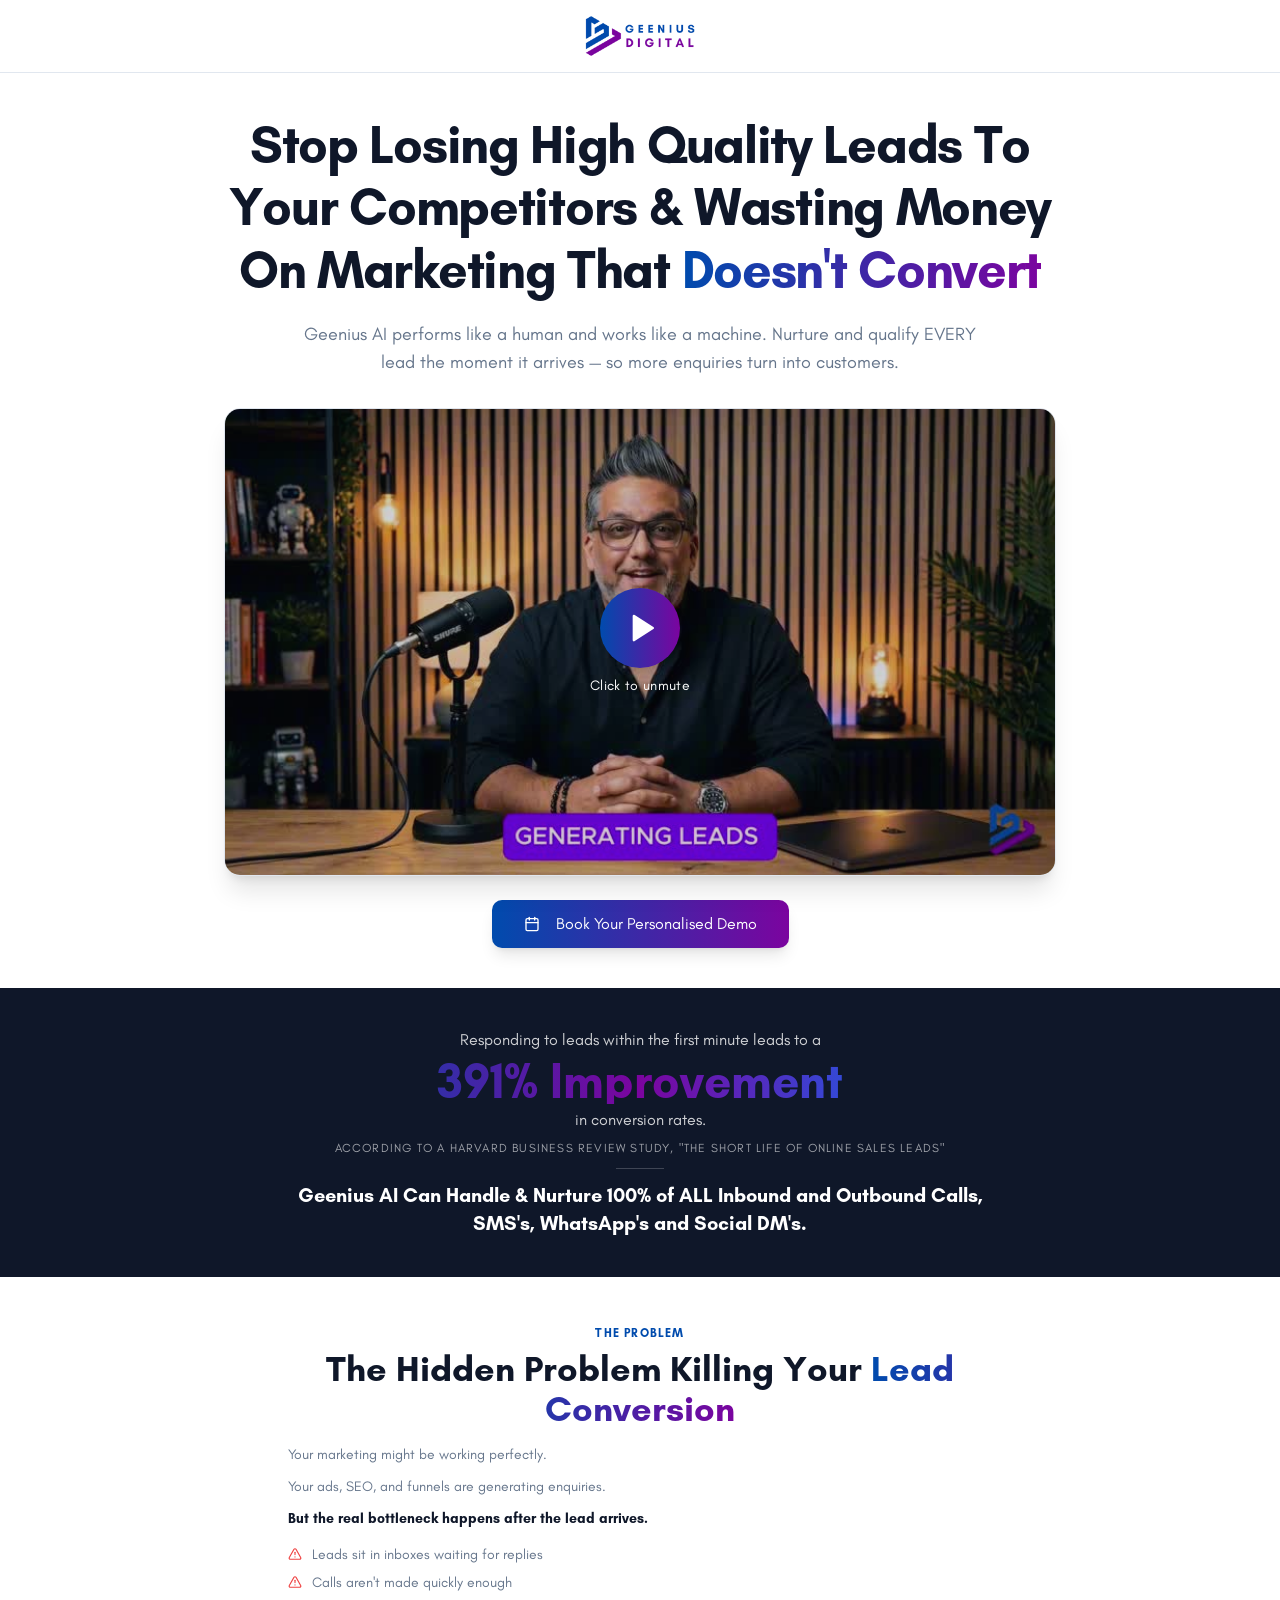
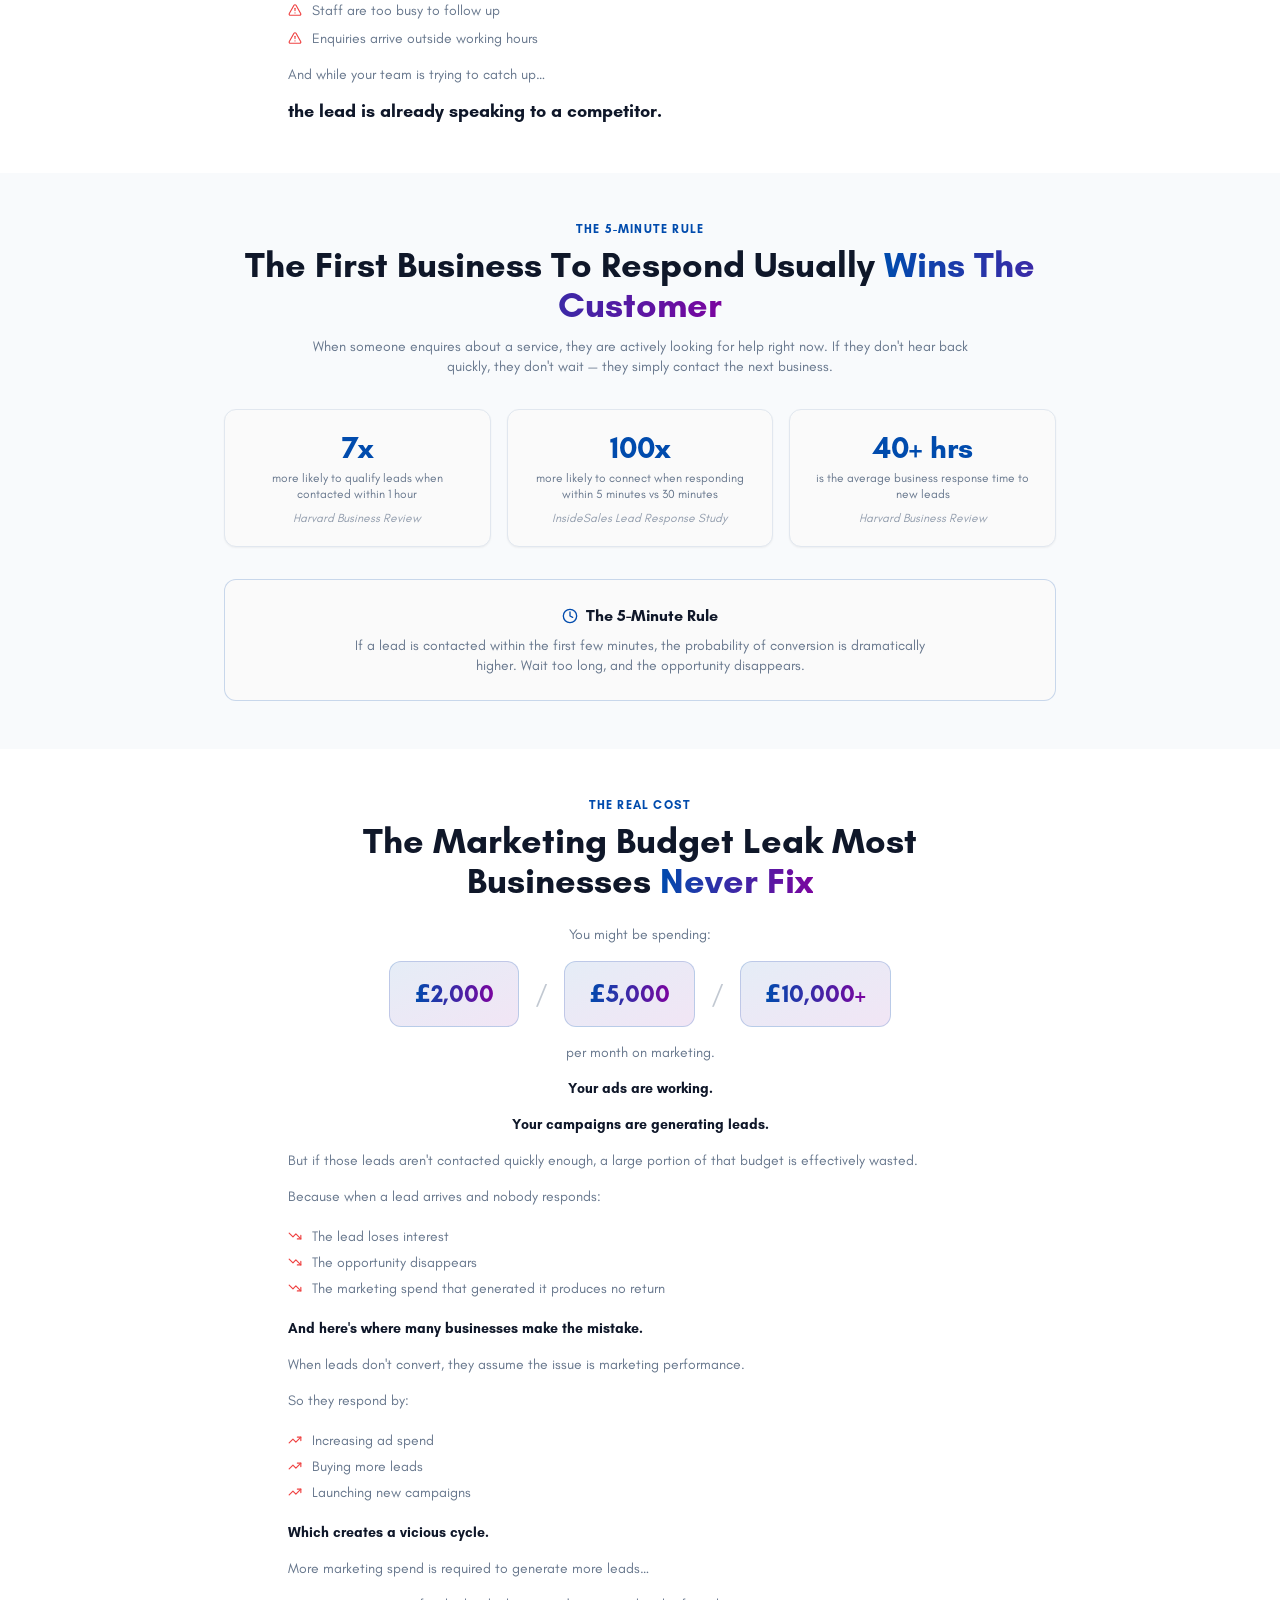
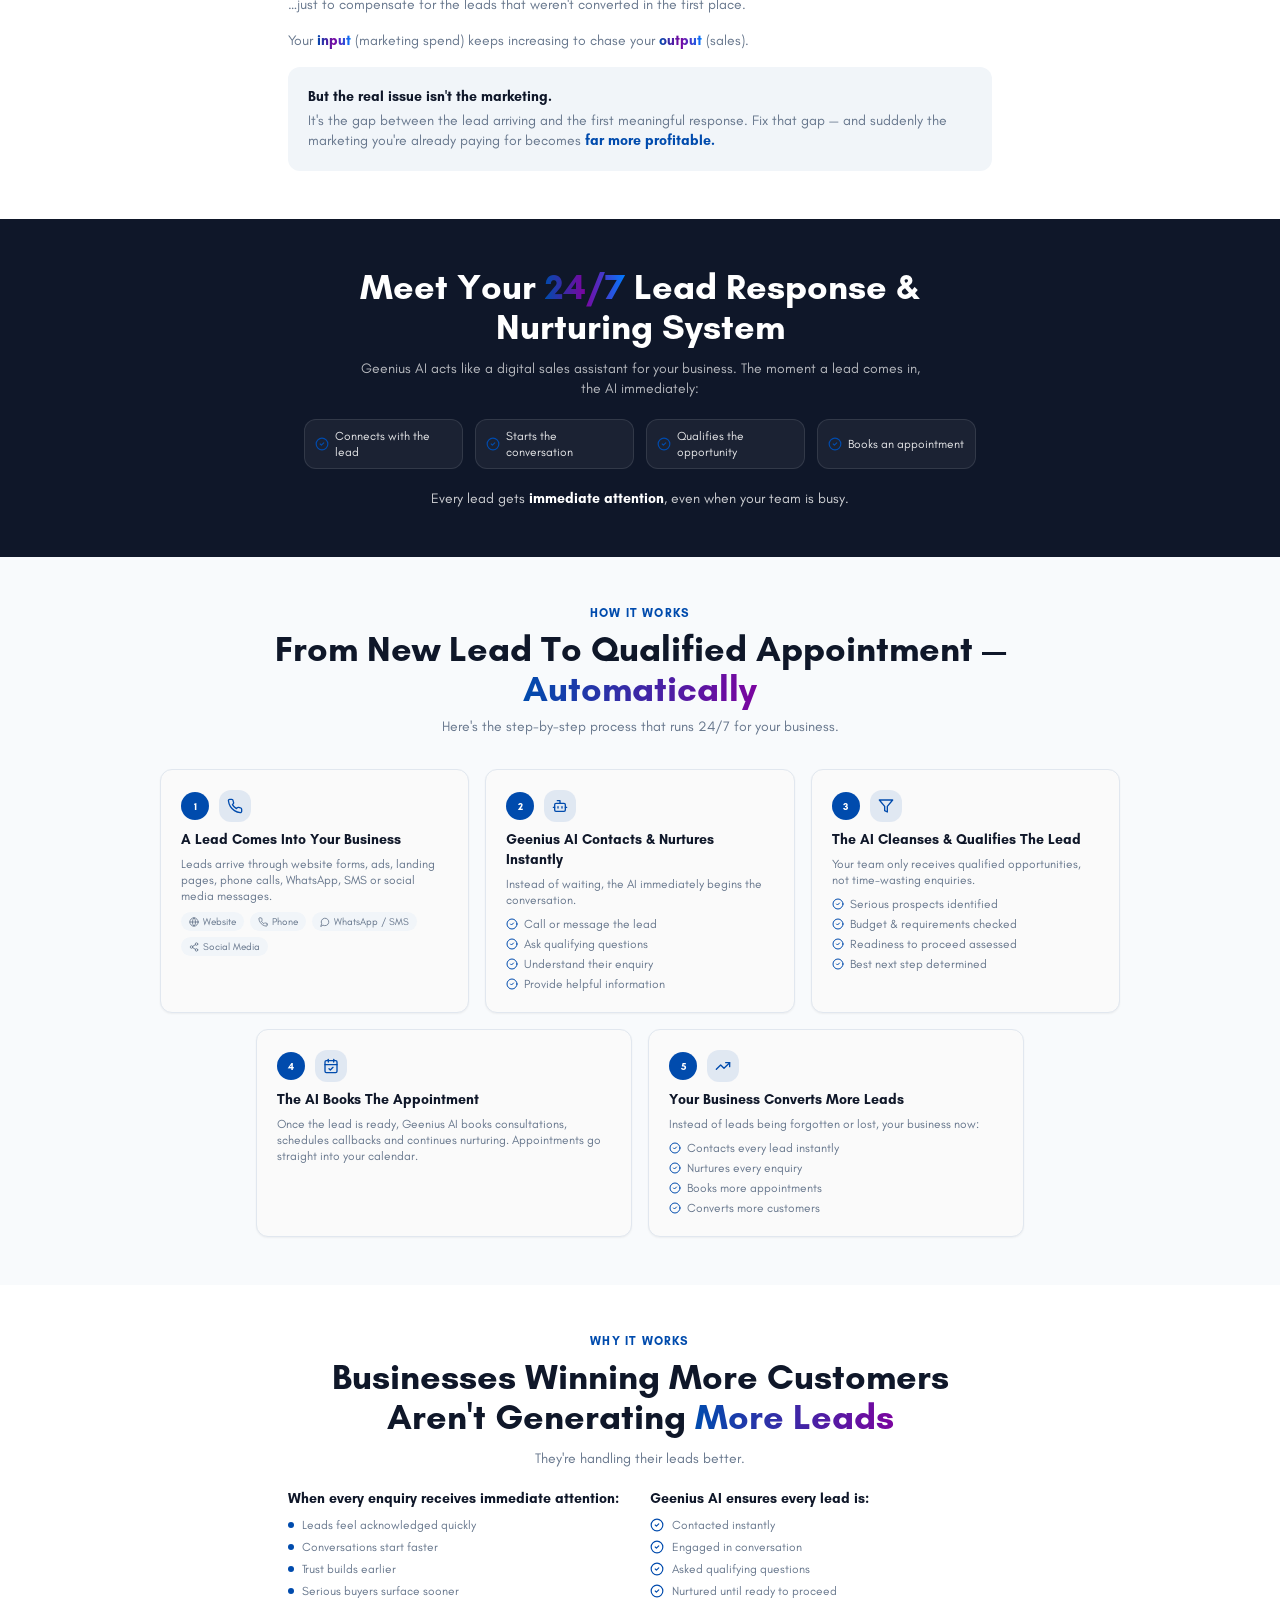
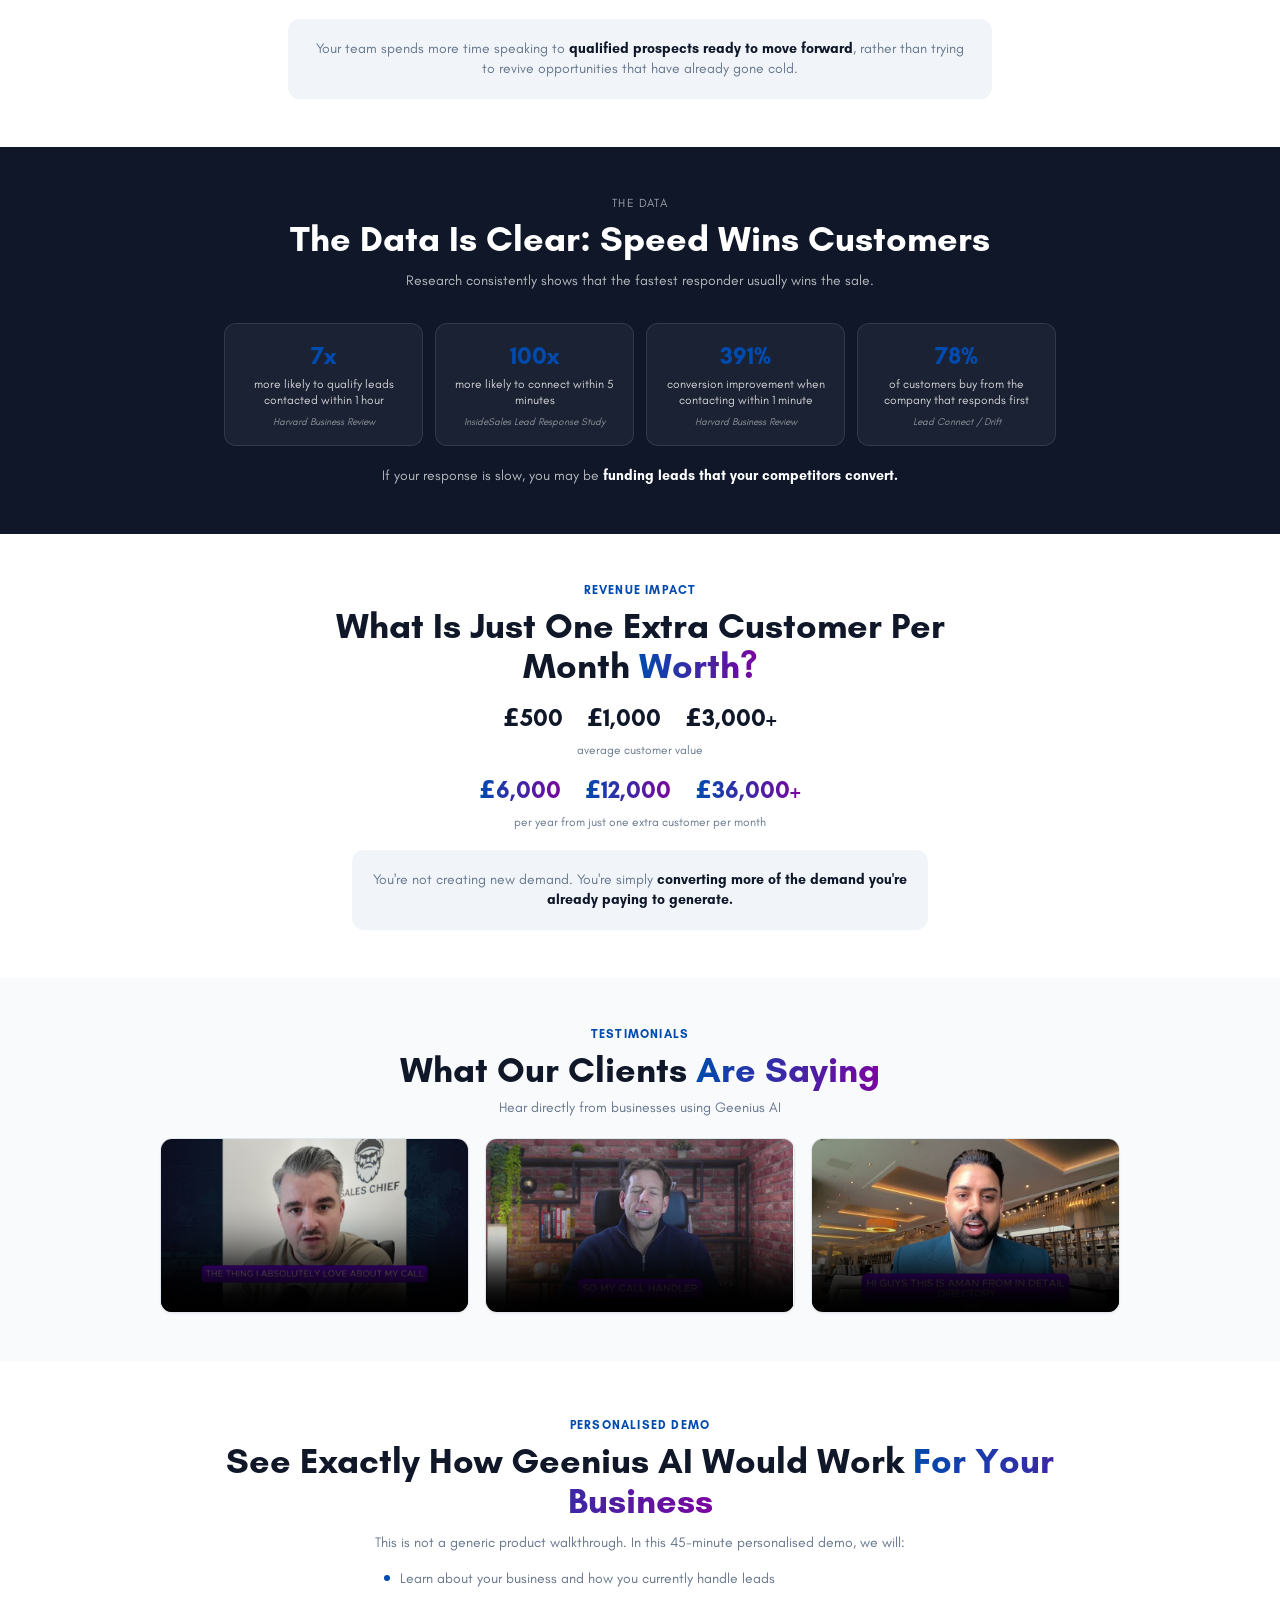
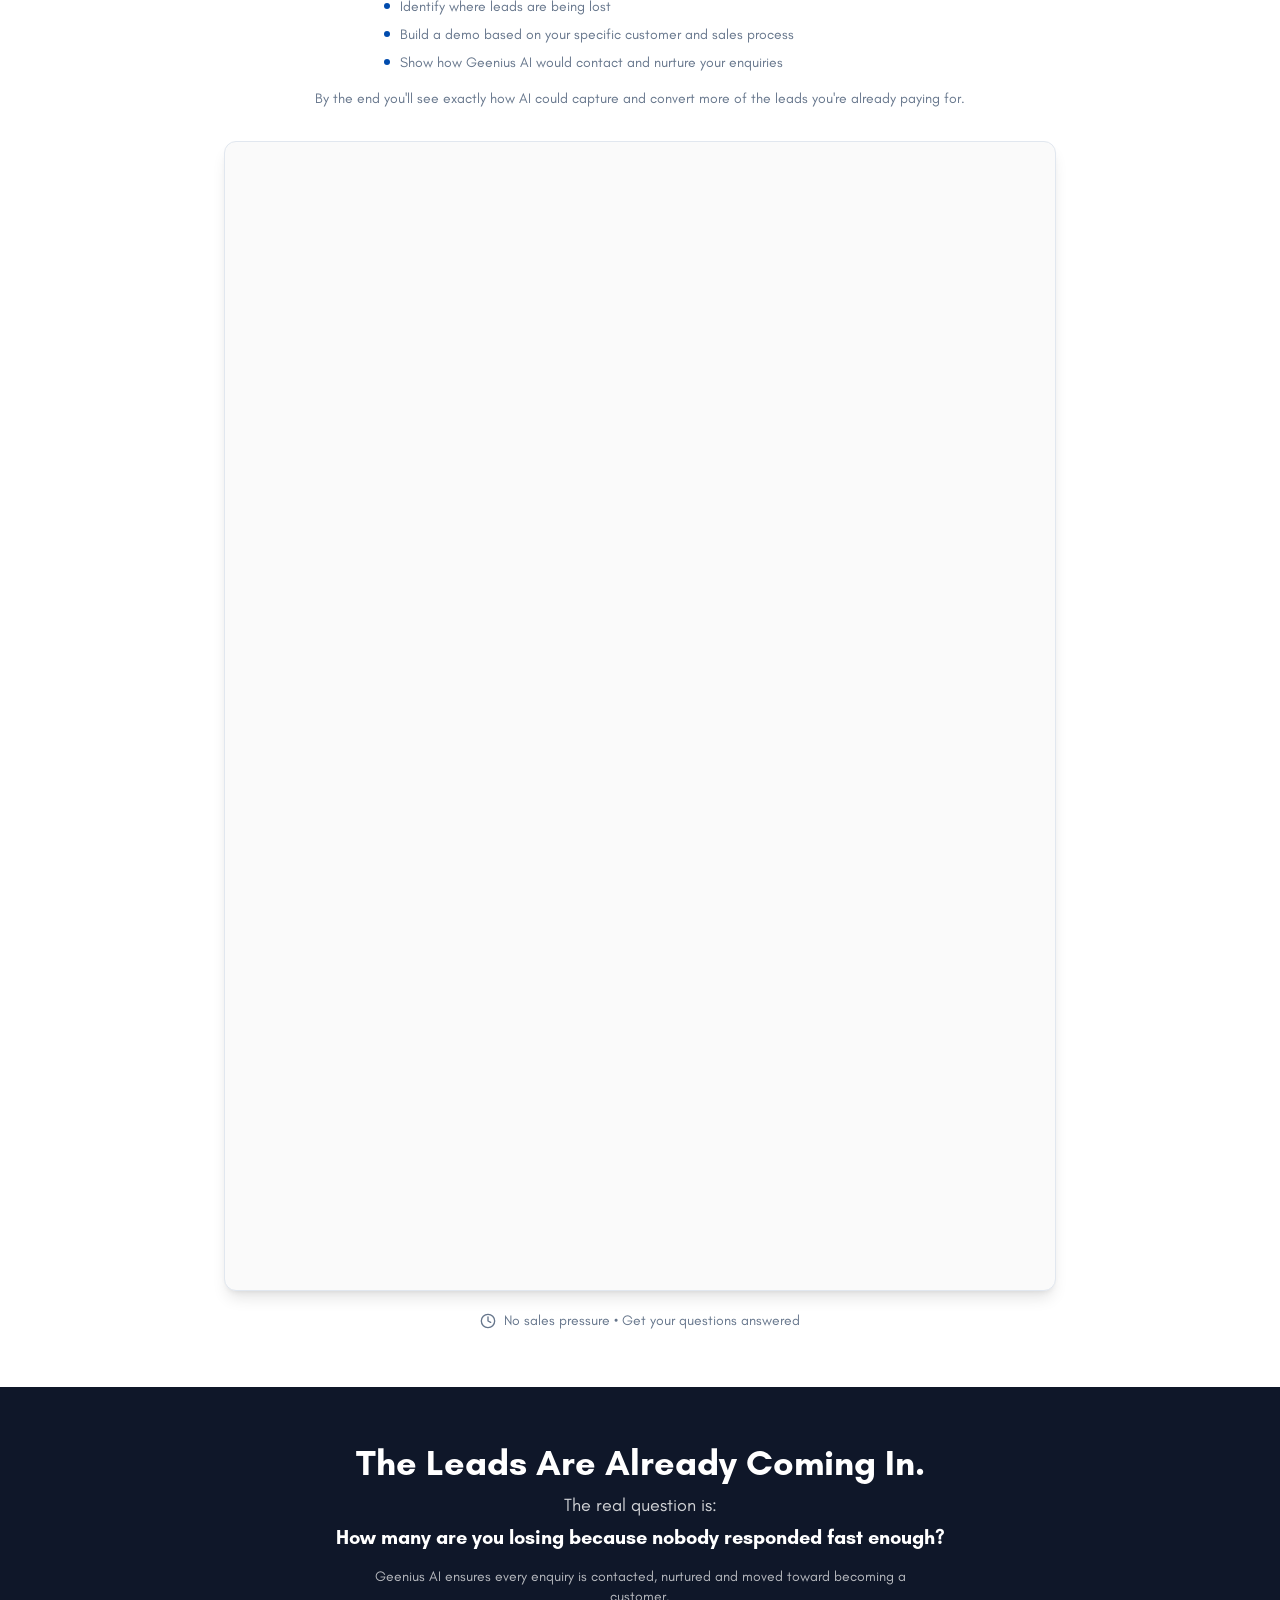
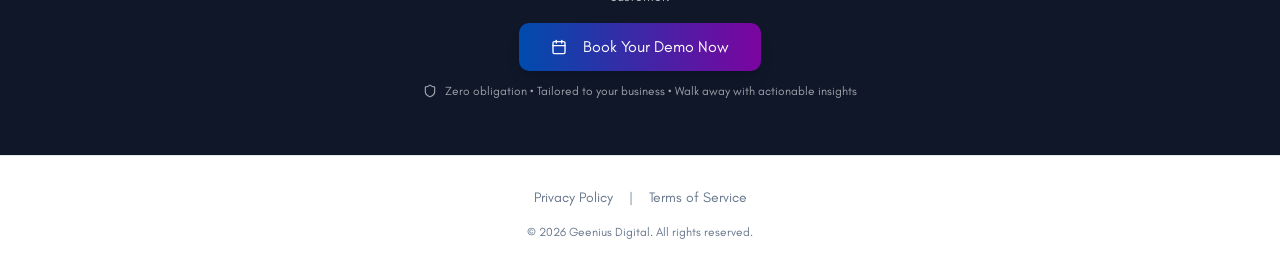
<file: bookacall-personalised.html>
<!doctype html>
<html lang="en"><head>
    <meta charset="UTF-8">
    <meta name="viewport" content="width=device-width, initial-scale=1.0">

    <!-- Google tag (gtag.js) -->
    <script async src="https://www.googletagmanager.com/gtag/js?id=G-D5BD402LVR"></script>
    <script>
      window.dataLayer = window.dataLayer || [];
      function gtag(){dataLayer.push(arguments);}

      // Consent Mode v2. Nothing is stored until the visitor accepts.
      gtag('consent', 'default', {
        ad_storage: 'denied',
        ad_user_data: 'denied',
        ad_personalization: 'denied',
        analytics_storage: 'denied',
        functionality_storage: 'granted',
        security_storage: 'granted',
        wait_for_update: 500
      });
      try {
        if (localStorage.getItem('cookie-consent') === 'accepted') {
          gtag('consent', 'update', {
            ad_storage: 'granted',
            ad_user_data: 'granted',
            ad_personalization: 'granted',
            analytics_storage: 'granted'
          });
        }
      } catch (e) {}

      gtag('js', new Date());

      gtag('config', 'G-D5BD402LVR');
    </script>
    <title>See How AI Can Handle Your Business Calls | Geenius AI</title>
    <meta name="description" content="Discover the simple AI system that handles all your business calls and messages 24/7. Book a personalised demo and see it in action.">
    <meta name="author" content="Geenius AI">
    <meta name="robots" content="noindex, follow">
    <link rel="canonical" href="https://www.geeniusdigital.com/bookacall-personalised">

    <!-- Open Graph -->
    <meta property="og:type" content="website">
    <meta property="og:url" content="https://www.geeniusdigital.com/bookacall-personalised">
    <meta property="og:title" content="See How AI Can Handle Your Business Calls | Geenius AI">
    <meta property="og:description" content="Discover the simple AI system that handles all your business calls and messages 24/7. Book a personalised demo and see it in action.">
    <meta property="og:image" content="https://www.geeniusdigital.com/og-image.png">
    <meta property="og:site_name" content="Geenius AI">
    <meta property="og:locale" content="en_GB">

    <!-- Twitter Card -->
    <meta name="twitter:card" content="summary_large_image">
    <meta name="twitter:title" content="See How AI Can Handle Your Business Calls | Geenius AI">
    <meta name="twitter:description" content="Discover the simple AI system that handles all your business calls and messages 24/7. Book a personalised demo and see it in action.">
    <meta name="twitter:image" content="https://www.geeniusdigital.com/og-image.png">

    <!-- Favicon -->
    <link rel="icon" type="image/x-icon" href="https://storage.googleapis.com/gpt-engineer-file-uploads/6ILTWEbeGMOBGvfyK51NenK8gHO2/uploads/1762470176589-android-chrome-512x512.png">

    <!-- JSON-LD Structured Data -->
    <script type="application/ld+json">
    {
      "@context": "https://schema.org",
      "@type": "Organization",
      "name": "Geenius AI",
      "url": "https://www.geeniusdigital.com",
      "description": "AI-powered voice agents and messaging automation for businesses. Handle inbound and outbound calls, WhatsApp, Facebook Messenger, Instagram DM and more.",
      "contactPoint": {
        "@type": "ContactPoint",
        "contactType": "sales",
        "availableLanguage": "English"
      },
      "sameAs": [],
      "logo": "https://www.geeniusdigital.com/assets/geenius-logo.png"
    }
    </script>
    <script type="application/ld+json">
    {
      "@context": "https://schema.org",
      "@type": "SoftwareApplication",
      "name": "Geenius AI",
      "applicationCategory": "BusinessApplication",
      "operatingSystem": "Web",
      "description": "AI employee that handles voice calls and messaging across WhatsApp, Facebook Messenger, Instagram DM, and more."
    }
    </script>
    <!-- Meta Pixel Code -->
    <script>
    // Held until the visitor accepts cookies. assets/site.js calls this on Accept.
    window.gxLoadPixel = function () {
      if (window.__gxPixelLoaded) return;
      window.__gxPixelLoaded = true;
      !function(f,b,e,v,n,t,s)
      {if(f.fbq)return;n=f.fbq=function(){n.callMethod?
      n.callMethod.apply(n,arguments):n.queue.push(arguments)};
      if(!f._fbq)f._fbq=n;n.push=n;n.loaded=!0;n.version='2.0';
      n.queue=[];t=b.createElement(e);t.async=!0;
      t.src=v;s=b.getElementsByTagName(e)[0];
      s.parentNode.insertBefore(t,s)}(window, document,'script',
      'https://connect.facebook.net/en_US/fbevents.js');
      fbq('init', '1123335949846125');
      fbq('track', 'PageView');
    };
    try {
      if (localStorage.getItem('cookie-consent') === 'accepted') window.gxLoadPixel();
    } catch (e) {}
    </script>
    <!-- End Meta Pixel Code -->
    
    <link rel="preconnect" href="https://storage.googleapis.com" crossorigin>
    <link rel="preconnect" href="https://api.leadconnectorhq.com" crossorigin>
    <link rel="preconnect" href="https://assets.cdn.filesafe.space" crossorigin>
    <link rel="dns-prefetch" href="https://connect.facebook.net">
    <link rel="stylesheet" href="assets/styles.css">
    <link rel="stylesheet" href="assets/site.css?v=1793105166">
      <script type="application/ld+json">
    {
      "@context": "https://schema.org",
      "@type": "VideoObject",
      "name": "How Geenius AI handles your business calls and messages",
      "description": "An overview of how the Geenius AI agent answers calls, qualifies enquiries and books appointments.",
      "thumbnailUrl": "https://www.geeniusdigital.com/assets/poster-demo-explainer.jpg",
      "uploadDate": "2026-03-18T14:52:10+00:00",
      "duration": "PT2M57S",
      "contentUrl": "https://assets.cdn.filesafe.space/XatOoiZ1a3R43wuBeqYK/media/69babc0942fe751bfeaf3b7c.mp4",
      "publisher": {
        "@type": "Organization",
        "name": "Geenius AI"
      }
    }
    </script>
    <script type="application/ld+json">
    {
      "@context": "https://schema.org",
      "@type": "VideoObject",
      "name": "Client testimonial: how scalable the AI call handler is",
      "description": "A Geenius AI client on what stood out most to them about running an AI call handler.",
      "thumbnailUrl": "https://www.geeniusdigital.com/assets/poster-testimonial-1.jpg",
      "uploadDate": "2026-02-23T12:26:09+00:00",
      "duration": "PT26S",
      "contentUrl": "https://assets.cdn.filesafe.space/XatOoiZ1a3R43wuBeqYK/media/699c475e10bc9c8e6a553358.mp4",
      "publisher": {
        "@type": "Organization",
        "name": "Geenius AI"
      }
    }
    </script>
    <script type="application/ld+json">
    {
      "@context": "https://schema.org",
      "@type": "VideoObject",
      "name": "Client testimonial: running a business with an AI call handler",
      "description": "A Geenius AI client on what changed day to day once the AI started answering their calls.",
      "thumbnailUrl": "https://www.geeniusdigital.com/assets/poster-testimonial-2.jpg",
      "uploadDate": "2026-02-23T12:21:45+00:00",
      "duration": "PT1M2S",
      "contentUrl": "https://assets.cdn.filesafe.space/XatOoiZ1a3R43wuBeqYK/media/699c4651340118329d85db87.mp4",
      "publisher": {
        "@type": "Organization",
        "name": "Geenius AI"
      }
    }
    </script>
    <script type="application/ld+json">
    {
      "@context": "https://schema.org",
      "@type": "VideoObject",
      "name": "Client testimonial: Aman, In Detail Directory",
      "description": "Aman from In Detail Directory on using Geenius AI to answer and qualify inbound calls.",
      "thumbnailUrl": "https://www.geeniusdigital.com/assets/poster-testimonial-3.jpg",
      "uploadDate": "2026-03-10T13:49:15+00:00",
      "duration": "PT57S",
      "contentUrl": "https://assets.cdn.filesafe.space/XatOoiZ1a3R43wuBeqYK/media/69b021547fc07c01f3531b97.mp4",
      "publisher": {
        "@type": "Organization",
        "name": "Geenius AI"
      }
    }
    </script>
  </head>
  <body>
    <div id="root"><div role="region" aria-label="Notifications (F8)" tabindex="-1" style="pointer-events: none;"></div><section aria-label="Notifications alt+T" tabindex="-1" aria-live="polite" aria-relevant="additions text" aria-atomic="false"></section><div class="min-h-screen bg-background"><header class="w-full py-3 md:py-4 border-b border-border bg-background sticky top-0 z-50"><div class="container mx-auto flex justify-center px-4"><picture><source srcset="assets/geenius-logo.webp" type="image/webp"><img src="assets/geenius-logo.png" alt="Geenius Digital" class="h-8 md:h-10 w-auto" width="384" height="132" loading="eager"></picture></div></header><section class="py-5 md:py-10 px-4"><div class="container mx-auto max-w-4xl"><div class="text-center mb-6 md:mb-8"><h1 class="text-2xl sm:text-3xl md:text-[2.75rem] lg:text-[3.25rem] font-bold mb-4 md:mb-5 leading-[1.25] md:leading-[1.2] tracking-tight text-foreground">Stop Losing High Quality Leads To Your Competitors &amp; Wasting Money On Marketing That <span class="bg-gradient-to-r from-primary to-secondary bg-clip-text text-transparent">Doesn't Convert</span></h1><p class="text-sm md:text-lg text-muted-foreground max-w-2xl mx-auto leading-relaxed">Geenius AI performs like a human and works like a machine. Nurture and qualify EVERY lead the moment it arrives — so more enquiries turn into customers.</p></div><div class="relative aspect-video bg-card rounded-xl md:rounded-2xl border border-border overflow-hidden shadow-xl mb-4 md:mb-6"><video class="w-full h-full object-cover" playsinline="" loop="" autoplay="" preload="metadata" src="https://assets.cdn.filesafe.space/XatOoiZ1a3R43wuBeqYK/media/69babc0942fe751bfeaf3b7c.mp4" data-gx="video" poster="assets/poster-demo-explainer.jpg">Your browser does not support the video tag.</video><div class="absolute inset-0 flex flex-col items-center justify-center bg-foreground/20 cursor-pointer transition-opacity hover:bg-foreground/10" data-gx="play-video"><div class="w-14 h-14 md:w-20 md:h-20 rounded-full bg-gradient-to-r from-primary to-secondary flex items-center justify-center hover:scale-105 transition-transform shadow-lg"><svg xmlns="http://www.w3.org/2000/svg" width="24" height="24" viewBox="0 0 24 24" fill="white" stroke="currentColor" stroke-width="2" stroke-linecap="round" stroke-linejoin="round" class="lucide lucide-play h-5 w-5 md:h-8 md:w-8 text-primary-foreground ml-1"><polygon points="6 3 20 12 6 21 6 3"></polygon></svg></div><p class="mt-2 text-primary-foreground text-[11px] md:text-sm font-medium tracking-wide drop-shadow-lg">Click to unmute</p></div></div><div class="text-center"><button class="inline-flex items-center justify-center gap-2 whitespace-nowrap font-medium ring-offset-background transition-colors focus-visible:outline-none focus-visible:ring-2 focus-visible:ring-ring focus-visible:ring-offset-2 disabled:pointer-events-none disabled:opacity-50 [&amp;_svg]:pointer-events-none [&amp;_svg]:size-4 [&amp;_svg]:shrink-0 bg-primary hover:bg-primary/90 h-11 rounded-md text-sm md:text-base px-6 md:px-8 py-5 md:py-6 bg-gradient-to-r from-primary to-secondary hover:opacity-90 text-primary-foreground shadow-lg" data-gx="scroll-to" data-gx-target="#booking-calendar"><svg xmlns="http://www.w3.org/2000/svg" width="24" height="24" viewBox="0 0 24 24" fill="none" stroke="currentColor" stroke-width="2" stroke-linecap="round" stroke-linejoin="round" class="lucide lucide-calendar mr-2 h-4 w-4 md:h-5 md:w-5"><path d="M8 2v4"></path><path d="M16 2v4"></path><rect width="18" height="18" x="3" y="4" rx="2"></rect><path d="M3 10h18"></path></svg>Book Your Personalised Demo</button></div></div></section><section class="py-6 md:py-10 px-4 bg-foreground text-background"><div class="container mx-auto max-w-3xl text-center"><p class="text-sm md:text-base text-background/80 mb-1">Responding to leads within the first minute leads to a</p><p class="text-3xl md:text-5xl font-bold bg-gradient-to-r from-primary via-secondary to-accent bg-clip-text text-transparent mb-1">391% Improvement</p><p class="text-sm md:text-base text-background/80 mb-2">in conversion rates.</p><p class="text-[10px] md:text-xs uppercase tracking-widest opacity-60 mb-3 font-medium">According to a Harvard Business Review Study, "The Short Life of Online Sales Leads"</p><div class="w-12 h-px bg-background/20 mx-auto mb-3"></div><p class="text-base md:text-xl font-semibold text-background">Geenius AI Can Handle &amp; Nurture <span class="text-background font-bold">100% of ALL</span> Inbound and Outbound Calls, SMS's, WhatsApp's and Social DM's.</p></div></section><section class="py-8 md:py-12 px-4"><div class="container mx-auto max-w-3xl"><p class="text-[10px] md:text-xs uppercase tracking-widest text-primary font-semibold mb-2 text-center">The Problem</p><h2 class="text-xl sm:text-2xl md:text-3xl lg:text-4xl font-bold mb-4 text-center text-foreground">The Hidden Problem Killing Your <span class="bg-gradient-to-r from-primary to-secondary bg-clip-text text-transparent">Lead Conversion</span></h2><div class="space-y-3 text-muted-foreground text-xs md:text-sm leading-relaxed"><p>Your marketing might be working perfectly.</p><p>Your ads, SEO, and funnels are generating enquiries.</p><p class="font-semibold text-foreground">But the real bottleneck happens after the lead arrives.</p><ul class="space-y-2 py-1"><li class="flex items-start gap-2.5"><svg xmlns="http://www.w3.org/2000/svg" width="24" height="24" viewBox="0 0 24 24" fill="none" stroke="currentColor" stroke-width="2" stroke-linecap="round" stroke-linejoin="round" class="lucide lucide-triangle-alert h-3.5 w-3.5 text-destructive flex-shrink-0 mt-0.5"><path d="m21.73 18-8-14a2 2 0 0 0-3.48 0l-8 14A2 2 0 0 0 4 21h16a2 2 0 0 0 1.73-3"></path><path d="M12 9v4"></path><path d="M12 17h.01"></path></svg><span>Leads sit in inboxes waiting for replies</span></li><li class="flex items-start gap-2.5"><svg xmlns="http://www.w3.org/2000/svg" width="24" height="24" viewBox="0 0 24 24" fill="none" stroke="currentColor" stroke-width="2" stroke-linecap="round" stroke-linejoin="round" class="lucide lucide-triangle-alert h-3.5 w-3.5 text-destructive flex-shrink-0 mt-0.5"><path d="m21.73 18-8-14a2 2 0 0 0-3.48 0l-8 14A2 2 0 0 0 4 21h16a2 2 0 0 0 1.73-3"></path><path d="M12 9v4"></path><path d="M12 17h.01"></path></svg><span>Calls aren't made quickly enough</span></li><li class="flex items-start gap-2.5"><svg xmlns="http://www.w3.org/2000/svg" width="24" height="24" viewBox="0 0 24 24" fill="none" stroke="currentColor" stroke-width="2" stroke-linecap="round" stroke-linejoin="round" class="lucide lucide-triangle-alert h-3.5 w-3.5 text-destructive flex-shrink-0 mt-0.5"><path d="m21.73 18-8-14a2 2 0 0 0-3.48 0l-8 14A2 2 0 0 0 4 21h16a2 2 0 0 0 1.73-3"></path><path d="M12 9v4"></path><path d="M12 17h.01"></path></svg><span>Staff are too busy to follow up</span></li><li class="flex items-start gap-2.5"><svg xmlns="http://www.w3.org/2000/svg" width="24" height="24" viewBox="0 0 24 24" fill="none" stroke="currentColor" stroke-width="2" stroke-linecap="round" stroke-linejoin="round" class="lucide lucide-triangle-alert h-3.5 w-3.5 text-destructive flex-shrink-0 mt-0.5"><path d="m21.73 18-8-14a2 2 0 0 0-3.48 0l-8 14A2 2 0 0 0 4 21h16a2 2 0 0 0 1.73-3"></path><path d="M12 9v4"></path><path d="M12 17h.01"></path></svg><span>Enquiries arrive outside working hours</span></li></ul><p>And while your team is trying to catch up…</p><p class="text-base md:text-lg font-semibold text-foreground">the lead is already speaking to a competitor.</p></div></div></section><section class="py-8 md:py-12 px-4 bg-muted/50"><div class="container mx-auto max-w-4xl"><p class="text-[10px] md:text-xs uppercase tracking-widest text-primary font-semibold mb-2 text-center">The 5-Minute Rule</p><h2 class="text-xl sm:text-2xl md:text-3xl lg:text-4xl font-bold mb-3 text-center text-foreground">The First Business To Respond Usually <span class="bg-gradient-to-r from-primary to-secondary bg-clip-text text-transparent">Wins The Customer</span></h2><p class="text-muted-foreground text-center max-w-2xl mx-auto mb-6 md:mb-8 text-xs md:text-sm">When someone enquires about a service, they are actively looking for help right now. If they don't hear back quickly, they don't wait — they simply contact the next business.</p><div class="grid grid-cols-1 sm:grid-cols-3 gap-3 md:gap-4 mb-6 md:mb-8"><div class="rounded-lg border text-card-foreground shadow-sm p-4 md:p-5 text-center bg-card border-border hover:border-primary/30 transition-colors"><p class="text-2xl md:text-3xl font-bold text-primary mb-1">7x</p><p class="text-xs text-muted-foreground mb-2">more likely to qualify leads when contacted within 1 hour</p><p class="text-[10px] md:text-xs text-muted-foreground/70 italic">Harvard Business Review</p></div><div class="rounded-lg border text-card-foreground shadow-sm p-4 md:p-5 text-center bg-card border-border hover:border-primary/30 transition-colors"><p class="text-2xl md:text-3xl font-bold text-primary mb-1">100x</p><p class="text-xs text-muted-foreground mb-2">more likely to connect when responding within 5 minutes vs 30 minutes</p><p class="text-[10px] md:text-xs text-muted-foreground/70 italic">InsideSales Lead Response Study</p></div><div class="rounded-lg border text-card-foreground shadow-sm p-4 md:p-5 text-center bg-card border-border hover:border-primary/30 transition-colors"><p class="text-2xl md:text-3xl font-bold text-primary mb-1">40+ hrs</p><p class="text-xs text-muted-foreground mb-2">is the average business response time to new leads</p><p class="text-[10px] md:text-xs text-muted-foreground/70 italic">Harvard Business Review</p></div></div><div class="bg-card border border-primary/20 rounded-xl p-4 md:p-6 text-center"><div class="flex items-center justify-center gap-2 mb-2"><svg xmlns="http://www.w3.org/2000/svg" width="24" height="24" viewBox="0 0 24 24" fill="none" stroke="currentColor" stroke-width="2" stroke-linecap="round" stroke-linejoin="round" class="lucide lucide-clock h-4 w-4 text-primary"><circle cx="12" cy="12" r="10"></circle><polyline points="12 6 12 12 16 14"></polyline></svg><p class="font-bold text-foreground text-sm md:text-base">The 5-Minute Rule</p></div><p class="text-muted-foreground text-xs md:text-sm max-w-xl mx-auto">If a lead is contacted within the first few minutes, the probability of conversion is dramatically higher. Wait too long, and the opportunity disappears.</p></div></div></section><section class="py-8 md:py-12 px-4"><div class="container mx-auto max-w-3xl"><p class="text-[10px] md:text-xs uppercase tracking-widest text-primary font-semibold mb-2 text-center">The Real Cost</p><h2 class="text-xl sm:text-2xl md:text-3xl lg:text-4xl font-bold mb-6 text-center text-foreground">The Marketing Budget Leak Most Businesses <span class="bg-gradient-to-r from-primary to-secondary bg-clip-text text-transparent">Never Fix</span></h2><div class="space-y-4 text-muted-foreground text-xs md:text-sm leading-relaxed"><p class="text-center text-muted-foreground">You might be spending:</p><div class="flex flex-wrap items-center justify-center gap-2 md:gap-4 mb-2"><div class="flex items-center gap-2 md:gap-4"><div class="bg-gradient-to-br from-primary/10 to-secondary/10 border border-primary/20 rounded-lg md:rounded-xl px-3 py-2 md:px-6 md:py-4 text-center"><p class="text-base md:text-2xl font-bold bg-gradient-to-r from-primary to-secondary bg-clip-text text-transparent">£2,000</p></div><span class="text-muted-foreground/40 text-lg md:text-2xl font-light">/</span></div><div class="flex items-center gap-2 md:gap-4"><div class="bg-gradient-to-br from-primary/10 to-secondary/10 border border-primary/20 rounded-lg md:rounded-xl px-3 py-2 md:px-6 md:py-4 text-center"><p class="text-base md:text-2xl font-bold bg-gradient-to-r from-primary to-secondary bg-clip-text text-transparent">£5,000</p></div><span class="text-muted-foreground/40 text-lg md:text-2xl font-light">/</span></div><div class="flex items-center gap-2 md:gap-4"><div class="bg-gradient-to-br from-primary/10 to-secondary/10 border border-primary/20 rounded-lg md:rounded-xl px-3 py-2 md:px-6 md:py-4 text-center"><p class="text-base md:text-2xl font-bold bg-gradient-to-r from-primary to-secondary bg-clip-text text-transparent">£10,000+</p></div></div></div><p class="text-center text-muted-foreground">per month on marketing.</p><p class="font-semibold text-foreground text-center">Your ads are working.</p><p class="font-semibold text-foreground text-center">Your campaigns are generating leads.</p><p>But if those leads aren't contacted quickly enough, a large portion of that budget is effectively wasted.</p><p>Because when a lead arrives and nobody responds:</p><ul class="space-y-1.5 py-1"><li class="flex items-start gap-2.5"><svg xmlns="http://www.w3.org/2000/svg" width="24" height="24" viewBox="0 0 24 24" fill="none" stroke="currentColor" stroke-width="2" stroke-linecap="round" stroke-linejoin="round" class="lucide lucide-trending-down h-3.5 w-3.5 text-destructive flex-shrink-0 mt-0.5"><polyline points="22 17 13.5 8.5 8.5 13.5 2 7"></polyline><polyline points="16 17 22 17 22 11"></polyline></svg><span>The lead loses interest</span></li><li class="flex items-start gap-2.5"><svg xmlns="http://www.w3.org/2000/svg" width="24" height="24" viewBox="0 0 24 24" fill="none" stroke="currentColor" stroke-width="2" stroke-linecap="round" stroke-linejoin="round" class="lucide lucide-trending-down h-3.5 w-3.5 text-destructive flex-shrink-0 mt-0.5"><polyline points="22 17 13.5 8.5 8.5 13.5 2 7"></polyline><polyline points="16 17 22 17 22 11"></polyline></svg><span>The opportunity disappears</span></li><li class="flex items-start gap-2.5"><svg xmlns="http://www.w3.org/2000/svg" width="24" height="24" viewBox="0 0 24 24" fill="none" stroke="currentColor" stroke-width="2" stroke-linecap="round" stroke-linejoin="round" class="lucide lucide-trending-down h-3.5 w-3.5 text-destructive flex-shrink-0 mt-0.5"><polyline points="22 17 13.5 8.5 8.5 13.5 2 7"></polyline><polyline points="16 17 22 17 22 11"></polyline></svg><span>The marketing spend that generated it produces no return</span></li></ul><p class="font-semibold text-foreground">And here's where many businesses make the mistake.</p><p>When leads don't convert, they assume the issue is marketing performance.</p><p>So they respond by:</p><ul class="space-y-1.5 py-1"><li class="flex items-start gap-2.5"><svg xmlns="http://www.w3.org/2000/svg" width="24" height="24" viewBox="0 0 24 24" fill="none" stroke="currentColor" stroke-width="2" stroke-linecap="round" stroke-linejoin="round" class="lucide lucide-trending-up h-3.5 w-3.5 text-destructive flex-shrink-0 mt-0.5"><polyline points="22 7 13.5 15.5 8.5 10.5 2 17"></polyline><polyline points="16 7 22 7 22 13"></polyline></svg><span>Increasing ad spend</span></li><li class="flex items-start gap-2.5"><svg xmlns="http://www.w3.org/2000/svg" width="24" height="24" viewBox="0 0 24 24" fill="none" stroke="currentColor" stroke-width="2" stroke-linecap="round" stroke-linejoin="round" class="lucide lucide-trending-up h-3.5 w-3.5 text-destructive flex-shrink-0 mt-0.5"><polyline points="22 7 13.5 15.5 8.5 10.5 2 17"></polyline><polyline points="16 7 22 7 22 13"></polyline></svg><span>Buying more leads</span></li><li class="flex items-start gap-2.5"><svg xmlns="http://www.w3.org/2000/svg" width="24" height="24" viewBox="0 0 24 24" fill="none" stroke="currentColor" stroke-width="2" stroke-linecap="round" stroke-linejoin="round" class="lucide lucide-trending-up h-3.5 w-3.5 text-destructive flex-shrink-0 mt-0.5"><polyline points="22 7 13.5 15.5 8.5 10.5 2 17"></polyline><polyline points="16 7 22 7 22 13"></polyline></svg><span>Launching new campaigns</span></li></ul><p class="font-semibold text-foreground">Which creates a vicious cycle.</p><p>More marketing spend is required to generate more leads…</p><p>…just to compensate for the leads that weren't converted in the first place.</p><p>Your <span class="font-bold bg-gradient-to-r from-primary via-secondary to-accent bg-clip-text text-transparent">input</span> (marketing spend) keeps increasing to chase your <span class="font-bold bg-gradient-to-r from-primary via-secondary to-accent bg-clip-text text-transparent">output</span> (sales).</p><div class="bg-muted rounded-xl p-4 md:p-5 my-4"><p class="font-semibold text-foreground mb-1 text-sm">But the real issue isn't the marketing.</p><p class="text-muted-foreground">It's the gap between the lead arriving and the first meaningful response. Fix that gap — and suddenly the marketing you're already paying for becomes <span class="font-semibold text-primary">far more profitable.</span></p></div></div></div></section><section class="py-8 md:py-12 px-4 bg-foreground text-background"><div class="container mx-auto max-w-3xl text-center"><h2 class="text-xl sm:text-2xl md:text-3xl lg:text-4xl font-bold mb-3">Meet Your <span class="bg-gradient-to-r from-primary via-secondary to-accent bg-clip-text text-transparent">24/7</span> Lead Response &amp; <span class="text-background font-bold">Nurturing System</span></h2><p class="text-background/70 mb-5 text-xs md:text-sm max-w-xl mx-auto">Geenius AI acts like a digital sales assistant for your business. The moment a lead comes in, the AI immediately:</p><div class="grid grid-cols-2 sm:grid-cols-4 gap-2 md:gap-3 max-w-2xl mx-auto mb-5"><div class="flex items-center gap-1.5 text-left bg-background/5 rounded-lg px-2.5 py-2 border border-background/10"><svg xmlns="http://www.w3.org/2000/svg" width="24" height="24" viewBox="0 0 24 24" fill="none" stroke="currentColor" stroke-width="2" stroke-linecap="round" stroke-linejoin="round" class="lucide lucide-circle-check h-3.5 w-3.5 text-primary flex-shrink-0"><circle cx="12" cy="12" r="10"></circle><path d="m9 12 2 2 4-4"></path></svg><span class="text-[11px] md:text-xs text-background/90">Connects with the lead</span></div><div class="flex items-center gap-1.5 text-left bg-background/5 rounded-lg px-2.5 py-2 border border-background/10"><svg xmlns="http://www.w3.org/2000/svg" width="24" height="24" viewBox="0 0 24 24" fill="none" stroke="currentColor" stroke-width="2" stroke-linecap="round" stroke-linejoin="round" class="lucide lucide-circle-check h-3.5 w-3.5 text-primary flex-shrink-0"><circle cx="12" cy="12" r="10"></circle><path d="m9 12 2 2 4-4"></path></svg><span class="text-[11px] md:text-xs text-background/90">Starts the conversation</span></div><div class="flex items-center gap-1.5 text-left bg-background/5 rounded-lg px-2.5 py-2 border border-background/10"><svg xmlns="http://www.w3.org/2000/svg" width="24" height="24" viewBox="0 0 24 24" fill="none" stroke="currentColor" stroke-width="2" stroke-linecap="round" stroke-linejoin="round" class="lucide lucide-circle-check h-3.5 w-3.5 text-primary flex-shrink-0"><circle cx="12" cy="12" r="10"></circle><path d="m9 12 2 2 4-4"></path></svg><span class="text-[11px] md:text-xs text-background/90">Qualifies the opportunity</span></div><div class="flex items-center gap-1.5 text-left bg-background/5 rounded-lg px-2.5 py-2 border border-background/10"><svg xmlns="http://www.w3.org/2000/svg" width="24" height="24" viewBox="0 0 24 24" fill="none" stroke="currentColor" stroke-width="2" stroke-linecap="round" stroke-linejoin="round" class="lucide lucide-circle-check h-3.5 w-3.5 text-primary flex-shrink-0"><circle cx="12" cy="12" r="10"></circle><path d="m9 12 2 2 4-4"></path></svg><span class="text-[11px] md:text-xs text-background/90">Books an appointment</span></div></div><p class="text-background/80 text-xs md:text-sm">Every lead gets <span class="font-semibold text-background">immediate attention</span>, even when your team is busy.</p></div></section><section class="py-8 md:py-12 px-4 bg-muted/50"><div class="container mx-auto max-w-5xl"><p class="text-[10px] md:text-xs uppercase tracking-widest text-primary font-semibold mb-2 text-center">How It Works</p><h2 class="text-xl sm:text-2xl md:text-3xl lg:text-4xl font-bold mb-2 text-center text-foreground">From New Lead To Qualified Appointment — <span class="bg-gradient-to-r from-primary to-secondary bg-clip-text text-transparent">Automatically</span></h2><p class="text-muted-foreground text-center mb-6 md:mb-8 text-xs md:text-sm max-w-2xl mx-auto">Here's the step-by-step process that runs 24/7 for your business.</p><div class="grid grid-cols-1 sm:grid-cols-3 gap-3 md:gap-4"><div class="rounded-lg border text-card-foreground shadow-sm p-4 md:p-5 bg-card border-border hover:border-primary/30 transition-colors"><div class="flex items-center gap-2.5 mb-2"><div class="w-7 h-7 rounded-full bg-primary flex items-center justify-center text-primary-foreground text-[10px] font-bold flex-shrink-0">1</div><div class="w-8 h-8 rounded-lg bg-primary/10 flex items-center justify-center"><svg xmlns="http://www.w3.org/2000/svg" width="24" height="24" viewBox="0 0 24 24" fill="none" stroke="currentColor" stroke-width="2" stroke-linecap="round" stroke-linejoin="round" class="lucide lucide-phone h-4 w-4 text-primary"><path d="M22 16.92v3a2 2 0 0 1-2.18 2 19.79 19.79 0 0 1-8.63-3.07 19.5 19.5 0 0 1-6-6 19.79 19.79 0 0 1-3.07-8.67A2 2 0 0 1 4.11 2h3a2 2 0 0 1 2 1.72 12.84 12.84 0 0 0 .7 2.81 2 2 0 0 1-.45 2.11L8.09 9.91a16 16 0 0 0 6 6l1.27-1.27a2 2 0 0 1 2.11-.45 12.84 12.84 0 0 0 2.81.7A2 2 0 0 1 22 16.92z"></path></svg></div></div><h3 class="text-xs md:text-sm font-bold mb-1.5 text-foreground">A Lead Comes Into Your Business</h3><p class="text-[11px] md:text-xs text-muted-foreground mb-2">Leads arrive through website forms, ads, landing pages, phone calls, WhatsApp, SMS or social media messages.</p><div class="flex flex-wrap gap-1.5"><span class="inline-flex items-center gap-1 text-[10px] font-medium bg-muted text-muted-foreground rounded-full px-2 py-0.5"><svg xmlns="http://www.w3.org/2000/svg" width="24" height="24" viewBox="0 0 24 24" fill="none" stroke="currentColor" stroke-width="2" stroke-linecap="round" stroke-linejoin="round" class="lucide lucide-globe h-2.5 w-2.5"><circle cx="12" cy="12" r="10"></circle><path d="M12 2a14.5 14.5 0 0 0 0 20 14.5 14.5 0 0 0 0-20"></path><path d="M2 12h20"></path></svg>Website</span><span class="inline-flex items-center gap-1 text-[10px] font-medium bg-muted text-muted-foreground rounded-full px-2 py-0.5"><svg xmlns="http://www.w3.org/2000/svg" width="24" height="24" viewBox="0 0 24 24" fill="none" stroke="currentColor" stroke-width="2" stroke-linecap="round" stroke-linejoin="round" class="lucide lucide-phone h-2.5 w-2.5"><path d="M22 16.92v3a2 2 0 0 1-2.18 2 19.79 19.79 0 0 1-8.63-3.07 19.5 19.5 0 0 1-6-6 19.79 19.79 0 0 1-3.07-8.67A2 2 0 0 1 4.11 2h3a2 2 0 0 1 2 1.72 12.84 12.84 0 0 0 .7 2.81 2 2 0 0 1-.45 2.11L8.09 9.91a16 16 0 0 0 6 6l1.27-1.27a2 2 0 0 1 2.11-.45 12.84 12.84 0 0 0 2.81.7A2 2 0 0 1 22 16.92z"></path></svg>Phone</span><span class="inline-flex items-center gap-1 text-[10px] font-medium bg-muted text-muted-foreground rounded-full px-2 py-0.5"><svg xmlns="http://www.w3.org/2000/svg" width="24" height="24" viewBox="0 0 24 24" fill="none" stroke="currentColor" stroke-width="2" stroke-linecap="round" stroke-linejoin="round" class="lucide lucide-message-circle h-2.5 w-2.5"><path d="M7.9 20A9 9 0 1 0 4 16.1L2 22Z"></path></svg>WhatsApp / SMS</span><span class="inline-flex items-center gap-1 text-[10px] font-medium bg-muted text-muted-foreground rounded-full px-2 py-0.5"><svg xmlns="http://www.w3.org/2000/svg" width="24" height="24" viewBox="0 0 24 24" fill="none" stroke="currentColor" stroke-width="2" stroke-linecap="round" stroke-linejoin="round" class="lucide lucide-share2 h-2.5 w-2.5"><circle cx="18" cy="5" r="3"></circle><circle cx="6" cy="12" r="3"></circle><circle cx="18" cy="19" r="3"></circle><line x1="8.59" x2="15.42" y1="13.51" y2="17.49"></line><line x1="15.41" x2="8.59" y1="6.51" y2="10.49"></line></svg>Social Media</span></div></div><div class="rounded-lg border text-card-foreground shadow-sm p-4 md:p-5 bg-card border-border hover:border-primary/30 transition-colors"><div class="flex items-center gap-2.5 mb-2"><div class="w-7 h-7 rounded-full bg-primary flex items-center justify-center text-primary-foreground text-[10px] font-bold flex-shrink-0">2</div><div class="w-8 h-8 rounded-lg bg-primary/10 flex items-center justify-center"><svg xmlns="http://www.w3.org/2000/svg" width="24" height="24" viewBox="0 0 24 24" fill="none" stroke="currentColor" stroke-width="2" stroke-linecap="round" stroke-linejoin="round" class="lucide lucide-bot h-4 w-4 text-primary"><path d="M12 8V4H8"></path><rect width="16" height="12" x="4" y="8" rx="2"></rect><path d="M2 14h2"></path><path d="M20 14h2"></path><path d="M15 13v2"></path><path d="M9 13v2"></path></svg></div></div><h3 class="text-xs md:text-sm font-bold mb-1.5 text-foreground">Geenius AI Contacts &amp; Nurtures Instantly</h3><p class="text-[11px] md:text-xs text-muted-foreground mb-2">Instead of waiting, the AI immediately begins the conversation.</p><ul class="space-y-1"><li class="flex items-center gap-1.5 text-[11px] md:text-xs text-muted-foreground"><svg xmlns="http://www.w3.org/2000/svg" width="24" height="24" viewBox="0 0 24 24" fill="none" stroke="currentColor" stroke-width="2" stroke-linecap="round" stroke-linejoin="round" class="lucide lucide-circle-check h-3 w-3 text-primary flex-shrink-0"><circle cx="12" cy="12" r="10"></circle><path d="m9 12 2 2 4-4"></path></svg>Call or message the lead</li><li class="flex items-center gap-1.5 text-[11px] md:text-xs text-muted-foreground"><svg xmlns="http://www.w3.org/2000/svg" width="24" height="24" viewBox="0 0 24 24" fill="none" stroke="currentColor" stroke-width="2" stroke-linecap="round" stroke-linejoin="round" class="lucide lucide-circle-check h-3 w-3 text-primary flex-shrink-0"><circle cx="12" cy="12" r="10"></circle><path d="m9 12 2 2 4-4"></path></svg>Ask qualifying questions</li><li class="flex items-center gap-1.5 text-[11px] md:text-xs text-muted-foreground"><svg xmlns="http://www.w3.org/2000/svg" width="24" height="24" viewBox="0 0 24 24" fill="none" stroke="currentColor" stroke-width="2" stroke-linecap="round" stroke-linejoin="round" class="lucide lucide-circle-check h-3 w-3 text-primary flex-shrink-0"><circle cx="12" cy="12" r="10"></circle><path d="m9 12 2 2 4-4"></path></svg>Understand their enquiry</li><li class="flex items-center gap-1.5 text-[11px] md:text-xs text-muted-foreground"><svg xmlns="http://www.w3.org/2000/svg" width="24" height="24" viewBox="0 0 24 24" fill="none" stroke="currentColor" stroke-width="2" stroke-linecap="round" stroke-linejoin="round" class="lucide lucide-circle-check h-3 w-3 text-primary flex-shrink-0"><circle cx="12" cy="12" r="10"></circle><path d="m9 12 2 2 4-4"></path></svg>Provide helpful information</li></ul></div><div class="rounded-lg border text-card-foreground shadow-sm p-4 md:p-5 bg-card border-border hover:border-primary/30 transition-colors"><div class="flex items-center gap-2.5 mb-2"><div class="w-7 h-7 rounded-full bg-primary flex items-center justify-center text-primary-foreground text-[10px] font-bold flex-shrink-0">3</div><div class="w-8 h-8 rounded-lg bg-primary/10 flex items-center justify-center"><svg xmlns="http://www.w3.org/2000/svg" width="24" height="24" viewBox="0 0 24 24" fill="none" stroke="currentColor" stroke-width="2" stroke-linecap="round" stroke-linejoin="round" class="lucide lucide-filter h-4 w-4 text-primary"><polygon points="22 3 2 3 10 12.46 10 19 14 21 14 12.46 22 3"></polygon></svg></div></div><h3 class="text-xs md:text-sm font-bold mb-1.5 text-foreground">The AI Cleanses &amp; Qualifies The Lead</h3><p class="text-[11px] md:text-xs text-muted-foreground mb-2">Your team only receives qualified opportunities, not time-wasting enquiries.</p><ul class="space-y-1"><li class="flex items-center gap-1.5 text-[11px] md:text-xs text-muted-foreground"><svg xmlns="http://www.w3.org/2000/svg" width="24" height="24" viewBox="0 0 24 24" fill="none" stroke="currentColor" stroke-width="2" stroke-linecap="round" stroke-linejoin="round" class="lucide lucide-circle-check h-3 w-3 text-primary flex-shrink-0"><circle cx="12" cy="12" r="10"></circle><path d="m9 12 2 2 4-4"></path></svg>Serious prospects identified</li><li class="flex items-center gap-1.5 text-[11px] md:text-xs text-muted-foreground"><svg xmlns="http://www.w3.org/2000/svg" width="24" height="24" viewBox="0 0 24 24" fill="none" stroke="currentColor" stroke-width="2" stroke-linecap="round" stroke-linejoin="round" class="lucide lucide-circle-check h-3 w-3 text-primary flex-shrink-0"><circle cx="12" cy="12" r="10"></circle><path d="m9 12 2 2 4-4"></path></svg>Budget &amp; requirements checked</li><li class="flex items-center gap-1.5 text-[11px] md:text-xs text-muted-foreground"><svg xmlns="http://www.w3.org/2000/svg" width="24" height="24" viewBox="0 0 24 24" fill="none" stroke="currentColor" stroke-width="2" stroke-linecap="round" stroke-linejoin="round" class="lucide lucide-circle-check h-3 w-3 text-primary flex-shrink-0"><circle cx="12" cy="12" r="10"></circle><path d="m9 12 2 2 4-4"></path></svg>Readiness to proceed assessed</li><li class="flex items-center gap-1.5 text-[11px] md:text-xs text-muted-foreground"><svg xmlns="http://www.w3.org/2000/svg" width="24" height="24" viewBox="0 0 24 24" fill="none" stroke="currentColor" stroke-width="2" stroke-linecap="round" stroke-linejoin="round" class="lucide lucide-circle-check h-3 w-3 text-primary flex-shrink-0"><circle cx="12" cy="12" r="10"></circle><path d="m9 12 2 2 4-4"></path></svg>Best next step determined</li></ul></div></div><div class="grid grid-cols-1 sm:grid-cols-2 gap-3 md:gap-4 mt-3 md:mt-4 max-w-3xl mx-auto"><div class="rounded-lg border text-card-foreground shadow-sm p-4 md:p-5 bg-card border-border hover:border-primary/30 transition-colors"><div class="flex items-center gap-2.5 mb-2"><div class="w-7 h-7 rounded-full bg-primary flex items-center justify-center text-primary-foreground text-[10px] font-bold flex-shrink-0">4</div><div class="w-8 h-8 rounded-lg bg-primary/10 flex items-center justify-center"><svg xmlns="http://www.w3.org/2000/svg" width="24" height="24" viewBox="0 0 24 24" fill="none" stroke="currentColor" stroke-width="2" stroke-linecap="round" stroke-linejoin="round" class="lucide lucide-calendar-check h-4 w-4 text-primary"><path d="M8 2v4"></path><path d="M16 2v4"></path><rect width="18" height="18" x="3" y="4" rx="2"></rect><path d="M3 10h18"></path><path d="m9 16 2 2 4-4"></path></svg></div></div><h3 class="text-xs md:text-sm font-bold mb-1.5 text-foreground">The AI Books The Appointment</h3><p class="text-[11px] md:text-xs text-muted-foreground mb-2">Once the lead is ready, Geenius AI books consultations, schedules callbacks and continues nurturing. Appointments go straight into your calendar.</p></div><div class="rounded-lg border text-card-foreground shadow-sm p-4 md:p-5 bg-card border-border hover:border-primary/30 transition-colors"><div class="flex items-center gap-2.5 mb-2"><div class="w-7 h-7 rounded-full bg-primary flex items-center justify-center text-primary-foreground text-[10px] font-bold flex-shrink-0">5</div><div class="w-8 h-8 rounded-lg bg-primary/10 flex items-center justify-center"><svg xmlns="http://www.w3.org/2000/svg" width="24" height="24" viewBox="0 0 24 24" fill="none" stroke="currentColor" stroke-width="2" stroke-linecap="round" stroke-linejoin="round" class="lucide lucide-trending-up h-4 w-4 text-primary"><polyline points="22 7 13.5 15.5 8.5 10.5 2 17"></polyline><polyline points="16 7 22 7 22 13"></polyline></svg></div></div><h3 class="text-xs md:text-sm font-bold mb-1.5 text-foreground">Your Business Converts More Leads</h3><p class="text-[11px] md:text-xs text-muted-foreground mb-2">Instead of leads being forgotten or lost, your business now:</p><ul class="space-y-1"><li class="flex items-center gap-1.5 text-[11px] md:text-xs text-muted-foreground"><svg xmlns="http://www.w3.org/2000/svg" width="24" height="24" viewBox="0 0 24 24" fill="none" stroke="currentColor" stroke-width="2" stroke-linecap="round" stroke-linejoin="round" class="lucide lucide-circle-check h-3 w-3 text-primary flex-shrink-0"><circle cx="12" cy="12" r="10"></circle><path d="m9 12 2 2 4-4"></path></svg>Contacts every lead instantly</li><li class="flex items-center gap-1.5 text-[11px] md:text-xs text-muted-foreground"><svg xmlns="http://www.w3.org/2000/svg" width="24" height="24" viewBox="0 0 24 24" fill="none" stroke="currentColor" stroke-width="2" stroke-linecap="round" stroke-linejoin="round" class="lucide lucide-circle-check h-3 w-3 text-primary flex-shrink-0"><circle cx="12" cy="12" r="10"></circle><path d="m9 12 2 2 4-4"></path></svg>Nurtures every enquiry</li><li class="flex items-center gap-1.5 text-[11px] md:text-xs text-muted-foreground"><svg xmlns="http://www.w3.org/2000/svg" width="24" height="24" viewBox="0 0 24 24" fill="none" stroke="currentColor" stroke-width="2" stroke-linecap="round" stroke-linejoin="round" class="lucide lucide-circle-check h-3 w-3 text-primary flex-shrink-0"><circle cx="12" cy="12" r="10"></circle><path d="m9 12 2 2 4-4"></path></svg>Books more appointments</li><li class="flex items-center gap-1.5 text-[11px] md:text-xs text-muted-foreground"><svg xmlns="http://www.w3.org/2000/svg" width="24" height="24" viewBox="0 0 24 24" fill="none" stroke="currentColor" stroke-width="2" stroke-linecap="round" stroke-linejoin="round" class="lucide lucide-circle-check h-3 w-3 text-primary flex-shrink-0"><circle cx="12" cy="12" r="10"></circle><path d="m9 12 2 2 4-4"></path></svg>Converts more customers</li></ul></div></div></div></section><section class="py-8 md:py-12 px-4"><div class="container mx-auto max-w-3xl"><p class="text-[10px] md:text-xs uppercase tracking-widest text-primary font-semibold mb-2 text-center">Why It Works</p><h2 class="text-xl sm:text-2xl md:text-3xl lg:text-4xl font-bold mb-3 text-center text-foreground">Businesses Winning More Customers Aren't Generating <span class="bg-gradient-to-r from-primary to-secondary bg-clip-text text-transparent">More Leads</span></h2><p class="text-muted-foreground text-center mb-5 text-xs md:text-sm">They're handling their leads better.</p><div class="grid grid-cols-1 sm:grid-cols-2 gap-4 md:gap-5"><div><h3 class="font-semibold text-foreground mb-2 text-xs md:text-sm">When every enquiry receives immediate attention:</h3><ul class="space-y-1.5"><li class="flex items-center gap-2 text-xs text-muted-foreground"><span class="w-1.5 h-1.5 rounded-full bg-primary flex-shrink-0"></span>Leads feel acknowledged quickly</li><li class="flex items-center gap-2 text-xs text-muted-foreground"><span class="w-1.5 h-1.5 rounded-full bg-primary flex-shrink-0"></span>Conversations start faster</li><li class="flex items-center gap-2 text-xs text-muted-foreground"><span class="w-1.5 h-1.5 rounded-full bg-primary flex-shrink-0"></span>Trust builds earlier</li><li class="flex items-center gap-2 text-xs text-muted-foreground"><span class="w-1.5 h-1.5 rounded-full bg-primary flex-shrink-0"></span>Serious buyers surface sooner</li></ul></div><div><h3 class="font-semibold text-foreground mb-2 text-xs md:text-sm">Geenius AI ensures every lead is:</h3><ul class="space-y-1.5"><li class="flex items-center gap-2 text-xs text-muted-foreground"><svg xmlns="http://www.w3.org/2000/svg" width="24" height="24" viewBox="0 0 24 24" fill="none" stroke="currentColor" stroke-width="2" stroke-linecap="round" stroke-linejoin="round" class="lucide lucide-circle-check h-3.5 w-3.5 text-primary flex-shrink-0"><circle cx="12" cy="12" r="10"></circle><path d="m9 12 2 2 4-4"></path></svg>Contacted instantly</li><li class="flex items-center gap-2 text-xs text-muted-foreground"><svg xmlns="http://www.w3.org/2000/svg" width="24" height="24" viewBox="0 0 24 24" fill="none" stroke="currentColor" stroke-width="2" stroke-linecap="round" stroke-linejoin="round" class="lucide lucide-circle-check h-3.5 w-3.5 text-primary flex-shrink-0"><circle cx="12" cy="12" r="10"></circle><path d="m9 12 2 2 4-4"></path></svg>Engaged in conversation</li><li class="flex items-center gap-2 text-xs text-muted-foreground"><svg xmlns="http://www.w3.org/2000/svg" width="24" height="24" viewBox="0 0 24 24" fill="none" stroke="currentColor" stroke-width="2" stroke-linecap="round" stroke-linejoin="round" class="lucide lucide-circle-check h-3.5 w-3.5 text-primary flex-shrink-0"><circle cx="12" cy="12" r="10"></circle><path d="m9 12 2 2 4-4"></path></svg>Asked qualifying questions</li><li class="flex items-center gap-2 text-xs text-muted-foreground"><svg xmlns="http://www.w3.org/2000/svg" width="24" height="24" viewBox="0 0 24 24" fill="none" stroke="currentColor" stroke-width="2" stroke-linecap="round" stroke-linejoin="round" class="lucide lucide-circle-check h-3.5 w-3.5 text-primary flex-shrink-0"><circle cx="12" cy="12" r="10"></circle><path d="m9 12 2 2 4-4"></path></svg>Nurtured until ready to proceed</li></ul></div></div><div class="bg-muted rounded-xl p-4 md:p-5 mt-5 text-center"><p class="text-xs md:text-sm text-muted-foreground">Your team spends more time speaking to <span class="font-semibold text-foreground">qualified prospects ready to move forward</span>, rather than trying to revive opportunities that have already gone cold.</p></div></div></section><section class="py-8 md:py-12 px-4 bg-foreground text-background"><div class="container mx-auto max-w-4xl"><p class="text-[10px] md:text-xs uppercase tracking-widest opacity-60 font-medium mb-2 text-center">The Data</p><h2 class="text-xl sm:text-2xl md:text-3xl lg:text-4xl font-bold mb-3 text-center">The Data Is Clear: <span class="text-background font-bold">Speed Wins Customers</span></h2><p class="text-background/70 text-center mb-6 md:mb-8 text-xs md:text-sm">Research consistently shows that the fastest responder usually wins the sale.</p><div class="grid grid-cols-2 md:grid-cols-4 gap-2 md:gap-3"><div class="rounded-lg border text-card-foreground shadow-sm p-3 md:p-4 text-center bg-background/5 border-background/10"><p class="text-xl md:text-2xl font-bold text-primary mb-1">7x</p><p class="text-[10px] md:text-xs text-background/80 mb-1.5">more likely to qualify leads contacted within 1 hour</p><p class="text-[9px] md:text-[10px] text-background/50 italic">Harvard Business Review</p></div><div class="rounded-lg border text-card-foreground shadow-sm p-3 md:p-4 text-center bg-background/5 border-background/10"><p class="text-xl md:text-2xl font-bold text-primary mb-1">100x</p><p class="text-[10px] md:text-xs text-background/80 mb-1.5">more likely to connect within 5 minutes</p><p class="text-[9px] md:text-[10px] text-background/50 italic">InsideSales Lead Response Study</p></div><div class="rounded-lg border text-card-foreground shadow-sm p-3 md:p-4 text-center bg-background/5 border-background/10"><p class="text-xl md:text-2xl font-bold text-primary mb-1">391%</p><p class="text-[10px] md:text-xs text-background/80 mb-1.5">conversion improvement when contacting within 1 minute</p><p class="text-[9px] md:text-[10px] text-background/50 italic">Harvard Business Review</p></div><div class="rounded-lg border text-card-foreground shadow-sm p-3 md:p-4 text-center bg-background/5 border-background/10"><p class="text-xl md:text-2xl font-bold text-primary mb-1">78%</p><p class="text-[10px] md:text-xs text-background/80 mb-1.5">of customers buy from the company that responds first</p><p class="text-[9px] md:text-[10px] text-background/50 italic">Lead Connect / Drift</p></div></div><p class="text-center mt-5 text-xs md:text-sm text-background/70">If your response is slow, you may be <span class="font-semibold text-background">funding leads that your competitors convert.</span></p></div></section><section class="py-8 md:py-12 px-4"><div class="container mx-auto max-w-3xl text-center"><p class="text-[10px] md:text-xs uppercase tracking-widest text-primary font-semibold mb-2">Revenue Impact</p><h2 class="text-xl sm:text-2xl md:text-3xl lg:text-4xl font-bold mb-4 text-foreground">What Is Just One Extra Customer Per Month <span class="bg-gradient-to-r from-primary to-secondary bg-clip-text text-transparent">Worth?</span></h2><div class="flex flex-wrap items-center justify-center gap-2 md:gap-6 mb-2"><p class="text-base md:text-2xl font-bold text-foreground">£500</p><p class="text-base md:text-2xl font-bold text-foreground">£1,000</p><p class="text-base md:text-2xl font-bold text-foreground">£3,000+</p></div><p class="text-[10px] md:text-xs text-muted-foreground mb-4">average customer value</p><div class="flex flex-wrap items-center justify-center gap-2 md:gap-6 mb-2"><p class="text-base md:text-2xl font-bold bg-gradient-to-r from-primary to-secondary bg-clip-text text-transparent">£6,000</p><p class="text-base md:text-2xl font-bold bg-gradient-to-r from-primary to-secondary bg-clip-text text-transparent">£12,000</p><p class="text-base md:text-2xl font-bold bg-gradient-to-r from-primary to-secondary bg-clip-text text-transparent">£36,000+</p></div><p class="text-[10px] md:text-xs text-muted-foreground mb-5">per year from just one extra customer per month</p><div class="bg-muted rounded-xl p-4 md:p-5 max-w-xl mx-auto"><p class="text-xs md:text-sm text-muted-foreground">You're not creating new demand. You're simply <span class="font-semibold text-foreground">converting more of the demand you're already paying to generate.</span></p></div></div></section><section class="py-8 md:py-12 px-4 bg-muted/50"><div class="container mx-auto max-w-5xl"><div class="text-center mb-4 md:mb-5"><p class="text-[10px] md:text-xs uppercase tracking-widest text-primary font-semibold mb-2">Testimonials</p><h2 class="text-xl sm:text-2xl md:text-3xl lg:text-4xl font-bold mb-2 text-foreground">What Our Clients <span class="bg-gradient-to-r from-primary to-secondary bg-clip-text text-transparent">Are Saying</span></h2><p class="text-xs md:text-sm text-muted-foreground">Hear directly from businesses using Geenius AI</p></div><div class="grid grid-cols-1 sm:grid-cols-3 gap-3 md:gap-4"><div class="bg-card rounded-xl border border-border overflow-hidden shadow-sm"><video class="w-full h-auto" controls="" playsinline="" preload="none" src="https://assets.cdn.filesafe.space/XatOoiZ1a3R43wuBeqYK/media/699c475e10bc9c8e6a553358.mp4" data-gx="video" poster="assets/poster-testimonial-1.jpg">Your browser does not support the video tag.</video></div><div class="bg-card rounded-xl border border-border overflow-hidden shadow-sm"><video class="w-full h-auto" controls="" playsinline="" preload="none" src="https://assets.cdn.filesafe.space/XatOoiZ1a3R43wuBeqYK/media/699c4651340118329d85db87.mp4" data-gx="video" poster="assets/poster-testimonial-2.jpg">Your browser does not support the video tag.</video></div><div class="bg-card rounded-xl border border-border overflow-hidden shadow-sm"><video class="w-full h-auto" controls="" playsinline="" preload="none" src="https://assets.cdn.filesafe.space/XatOoiZ1a3R43wuBeqYK/media/69b021547fc07c01f3531b97.mp4" data-gx="video" poster="assets/poster-testimonial-3.jpg">Your browser does not support the video tag.</video></div></div></div></section><section id="booking-calendar" class="py-8 md:py-14 px-4"><div class="container mx-auto max-w-4xl"><div class="text-center mb-5 md:mb-8"><p class="text-[10px] md:text-xs uppercase tracking-widest text-primary font-semibold mb-2">Personalised Demo</p><h2 class="text-xl sm:text-2xl md:text-3xl lg:text-4xl font-bold mb-3 text-foreground">See Exactly How Geenius AI Would Work <span class="bg-gradient-to-r from-primary to-secondary bg-clip-text text-transparent">For Your Business</span></h2><p class="text-muted-foreground max-w-2xl mx-auto mb-4 text-xs md:text-sm">This is not a generic product walkthrough. In this 45-minute personalised demo, we will:</p><div class="max-w-lg mx-auto text-left mb-4"><ul class="space-y-2"><li class="flex items-start gap-2.5 text-xs md:text-sm text-muted-foreground"><span class="mt-1.5 w-1.5 h-1.5 rounded-full bg-primary flex-shrink-0"></span><span>Learn about your business and how you currently handle leads</span></li><li class="flex items-start gap-2.5 text-xs md:text-sm text-muted-foreground"><span class="mt-1.5 w-1.5 h-1.5 rounded-full bg-primary flex-shrink-0"></span><span>Identify where leads are being lost</span></li><li class="flex items-start gap-2.5 text-xs md:text-sm text-muted-foreground"><span class="mt-1.5 w-1.5 h-1.5 rounded-full bg-primary flex-shrink-0"></span><span>Build a demo based on your specific customer and sales process</span></li><li class="flex items-start gap-2.5 text-xs md:text-sm text-muted-foreground"><span class="mt-1.5 w-1.5 h-1.5 rounded-full bg-primary flex-shrink-0"></span><span>Show how Geenius AI would contact and nurture your enquiries</span></li></ul></div><p class="text-xs md:text-sm text-muted-foreground">By the end you'll see exactly how AI could capture and convert more of the leads you're already paying for.</p></div><div class="bg-card rounded-xl border border-border p-0 md:p-6 shadow-lg -mx-4 md:mx-0 rounded-none md:rounded-xl border-x-0 md:border-x"><iframe src="https://api.leadconnectorhq.com/widget/booking/kIRRcZeI5lmL2d2AwFUz" scrolling="no" class="min-h-[750px] md:min-h-[1100px]" id="kIRRcZeI5lmL2d2AwFUz_1770375809179" title="Book a Discovery Call" style="width: 100%; border-width: medium; border-style: none; border-color: currentcolor; border-image: none; overflow: hidden;"></iframe></div><div class="text-center mt-5"><p class="text-xs md:text-sm text-muted-foreground flex items-center justify-center gap-2"><svg xmlns="http://www.w3.org/2000/svg" width="24" height="24" viewBox="0 0 24 24" fill="none" stroke="currentColor" stroke-width="2" stroke-linecap="round" stroke-linejoin="round" class="lucide lucide-clock h-4 w-4"><circle cx="12" cy="12" r="10"></circle><polyline points="12 6 12 12 16 14"></polyline></svg>No sales pressure • Get your questions answered</p></div></div></section><section class="py-8 md:py-14 px-4 bg-foreground text-background"><div class="container mx-auto max-w-3xl text-center"><h2 class="text-xl sm:text-2xl md:text-3xl lg:text-4xl font-bold mb-2">The Leads Are Already Coming In.</h2><p class="text-sm md:text-lg opacity-80 mb-1 max-w-xl mx-auto">The real question is:</p><p class="text-base md:text-xl font-semibold mb-4 max-w-2xl mx-auto">How many are you losing because nobody responded fast enough?</p><p class="text-xs md:text-sm opacity-70 mb-4 max-w-xl mx-auto">Geenius AI ensures every enquiry is contacted, nurtured and moved toward becoming a customer.</p><button class="inline-flex items-center justify-center gap-2 whitespace-nowrap font-medium ring-offset-background transition-colors focus-visible:outline-none focus-visible:ring-2 focus-visible:ring-ring focus-visible:ring-offset-2 disabled:pointer-events-none disabled:opacity-50 [&amp;_svg]:pointer-events-none [&amp;_svg]:size-4 [&amp;_svg]:shrink-0 bg-primary hover:bg-primary/90 h-11 rounded-md text-sm md:text-base px-6 md:px-8 py-5 md:py-6 bg-gradient-to-r from-primary to-secondary hover:opacity-90 text-primary-foreground shadow-lg" data-gx="scroll-to" data-gx-target="#booking-calendar"><svg xmlns="http://www.w3.org/2000/svg" width="24" height="24" viewBox="0 0 24 24" fill="none" stroke="currentColor" stroke-width="2" stroke-linecap="round" stroke-linejoin="round" class="lucide lucide-calendar mr-2 h-4 w-4 md:h-5 md:w-5"><path d="M8 2v4"></path><path d="M16 2v4"></path><rect width="18" height="18" x="3" y="4" rx="2"></rect><path d="M3 10h18"></path></svg>Book Your Demo Now</button><p class="text-[10px] md:text-xs opacity-60 mt-3 flex items-center justify-center gap-2"><svg xmlns="http://www.w3.org/2000/svg" width="24" height="24" viewBox="0 0 24 24" fill="none" stroke="currentColor" stroke-width="2" stroke-linecap="round" stroke-linejoin="round" class="lucide lucide-shield h-3.5 w-3.5"><path d="M20 13c0 5-3.5 7.5-7.66 8.95a1 1 0 0 1-.67-.01C7.5 20.5 4 18 4 13V6a1 1 0 0 1 1-1c2 0 4.5-1.2 6.24-2.72a1.17 1.17 0 0 1 1.52 0C14.51 3.81 17 5 19 5a1 1 0 0 1 1 1z"></path></svg>Zero obligation • Tailored to your business • Walk away with actionable insights</p></div></section></div><footer class="py-8 px-4 border-t border-border"><div class="container mx-auto"><nav class="flex flex-wrap items-center justify-center gap-4 text-sm text-muted-foreground" aria-label="Legal"><a href="https://onboarding.geeniusdigital.com/privacy-policy" class="hover:text-foreground transition-colors">Privacy Policy</a><span aria-hidden="true">|</span><a href="https://onboarding.geeniusdigital.com/terms-of-service" class="hover:text-foreground transition-colors">Terms of Service</a></nav><p class="mt-4 text-xs text-muted-foreground text-center">&copy; 2026 Geenius Digital. All rights reserved.</p></div></footer></div>
  

<script src="assets/site.js?v=1793105166" defer></script>
</body></html>
</file>
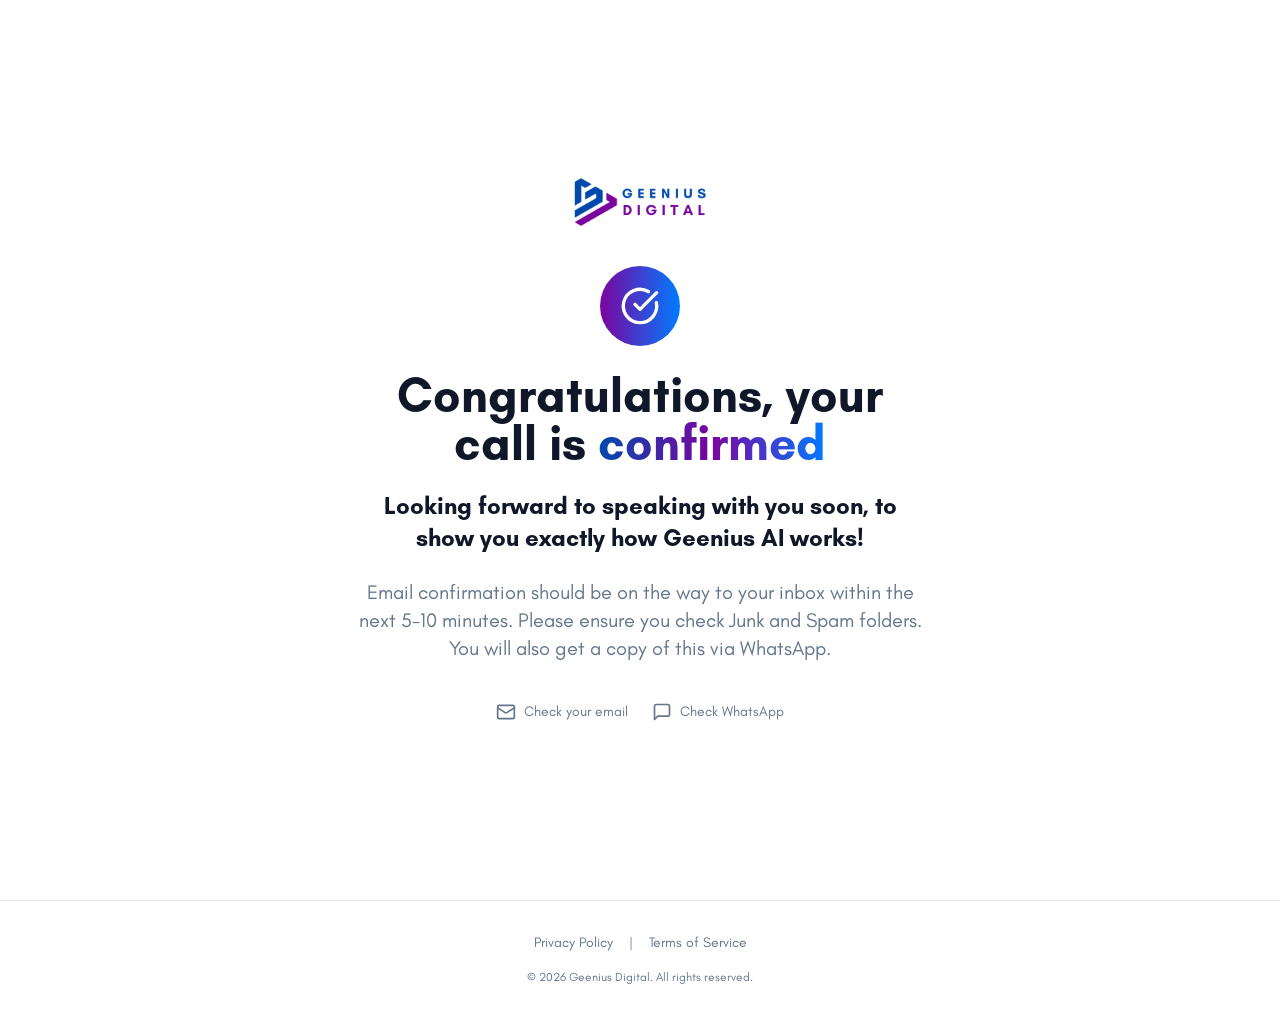
<file: callconfirmed.html>
<!doctype html>
<html lang="en"><head>
    <meta charset="UTF-8">
    <meta name="viewport" content="width=device-width, initial-scale=1.0">

    <!-- Google tag (gtag.js) -->
    <script async src="https://www.googletagmanager.com/gtag/js?id=G-D5BD402LVR"></script>
    <script>
      window.dataLayer = window.dataLayer || [];
      function gtag(){dataLayer.push(arguments);}

      // Consent Mode v2. Nothing is stored until the visitor accepts.
      gtag('consent', 'default', {
        ad_storage: 'denied',
        ad_user_data: 'denied',
        ad_personalization: 'denied',
        analytics_storage: 'denied',
        functionality_storage: 'granted',
        security_storage: 'granted',
        wait_for_update: 500
      });
      try {
        if (localStorage.getItem('cookie-consent') === 'accepted') {
          gtag('consent', 'update', {
            ad_storage: 'granted',
            ad_user_data: 'granted',
            ad_personalization: 'granted',
            analytics_storage: 'granted'
          });
        }
      } catch (e) {}

      gtag('js', new Date());

      gtag('config', 'G-D5BD402LVR');
    </script>
    <title>Call Confirmed | Geenius Digital</title>
    <meta name="description" content="Your discovery call with Geenius Digital has been successfully booked.">
    <meta name="author" content="Geenius AI">
    <meta name="robots" content="index, follow">
    <link rel="canonical" href="https://www.geeniusdigital.com/callconfirmed">

    <!-- Open Graph -->
    <meta property="og:type" content="website">
    <meta property="og:url" content="https://www.geeniusdigital.com/callconfirmed">
    <meta property="og:title" content="Call Confirmed | Geenius Digital">
    <meta property="og:description" content="Your discovery call with Geenius Digital has been successfully booked.">
    <meta property="og:image" content="https://www.geeniusdigital.com/og-image.png">
    <meta property="og:site_name" content="Geenius AI">
    <meta property="og:locale" content="en_GB">

    <!-- Twitter Card -->
    <meta name="twitter:card" content="summary_large_image">
    <meta name="twitter:title" content="Call Confirmed | Geenius Digital">
    <meta name="twitter:description" content="Your discovery call with Geenius Digital has been successfully booked.">
    <meta name="twitter:image" content="https://www.geeniusdigital.com/og-image.png">

    <!-- Favicon -->
    <link rel="icon" type="image/x-icon" href="https://storage.googleapis.com/gpt-engineer-file-uploads/6ILTWEbeGMOBGvfyK51NenK8gHO2/uploads/1762470176589-android-chrome-512x512.png">

    <!-- JSON-LD Structured Data -->
    <script type="application/ld+json">
    {
      "@context": "https://schema.org",
      "@type": "Organization",
      "name": "Geenius AI",
      "url": "https://www.geeniusdigital.com",
      "description": "AI-powered voice agents and messaging automation for businesses. Handle inbound and outbound calls, WhatsApp, Facebook Messenger, Instagram DM and more.",
      "contactPoint": {
        "@type": "ContactPoint",
        "contactType": "sales",
        "availableLanguage": "English"
      },
      "sameAs": [],
      "logo": "https://www.geeniusdigital.com/assets/geenius-logo.png"
    }
    </script>
    <script type="application/ld+json">
    {
      "@context": "https://schema.org",
      "@type": "SoftwareApplication",
      "name": "Geenius AI",
      "applicationCategory": "BusinessApplication",
      "operatingSystem": "Web",
      "description": "AI employee that handles voice calls and messaging across WhatsApp, Facebook Messenger, Instagram DM, and more."
    }
    </script>
    <!-- Meta Pixel Code -->
    <script>
    // Held until the visitor accepts cookies. assets/site.js calls this on Accept.
    window.gxLoadPixel = function () {
      if (window.__gxPixelLoaded) return;
      window.__gxPixelLoaded = true;
      !function(f,b,e,v,n,t,s)
      {if(f.fbq)return;n=f.fbq=function(){n.callMethod?
      n.callMethod.apply(n,arguments):n.queue.push(arguments)};
      if(!f._fbq)f._fbq=n;n.push=n;n.loaded=!0;n.version='2.0';
      n.queue=[];t=b.createElement(e);t.async=!0;
      t.src=v;s=b.getElementsByTagName(e)[0];
      s.parentNode.insertBefore(t,s)}(window, document,'script',
      'https://connect.facebook.net/en_US/fbevents.js');
      fbq('init', '1123335949846125');
      fbq('track', 'PageView');
    };
    try {
      if (localStorage.getItem('cookie-consent') === 'accepted') window.gxLoadPixel();
    } catch (e) {}
    </script>
    <!-- End Meta Pixel Code -->
    
    <link rel="preconnect" href="https://storage.googleapis.com" crossorigin>
    <link rel="dns-prefetch" href="https://connect.facebook.net">
    <link rel="stylesheet" href="assets/styles.css">
    <link rel="stylesheet" href="assets/site.css?v=1793105166">
  </head>
  <body>
    <div id="root"><div role="region" aria-label="Notifications (F8)" tabindex="-1" style="pointer-events: none;"></div><section aria-label="Notifications alt+T" tabindex="-1" aria-live="polite" aria-relevant="additions text" aria-atomic="false"></section><div class="min-h-screen bg-background flex flex-col items-center justify-center px-4"><picture><source srcset="assets/geenius-logo.webp" type="image/webp"><img src="assets/geenius-logo.png" alt="Geenius Digital" class="h-12 mb-10 w-auto" width="384" height="132" loading="eager"></picture><div class="max-w-xl text-center"><div class="flex justify-center mb-6"><div class="w-20 h-20 rounded-full bg-gradient-to-r from-secondary to-accent flex items-center justify-center"><svg xmlns="http://www.w3.org/2000/svg" width="24" height="24" viewBox="0 0 24 24" fill="none" stroke="currentColor" stroke-width="2" stroke-linecap="round" stroke-linejoin="round" class="lucide lucide-circle-check-big h-10 w-10 text-white"><path d="M21.801 10A10 10 0 1 1 17 3.335"></path><path d="m9 11 3 3L22 4"></path></svg></div></div><h1 class="text-4xl md:text-5xl font-bold mb-6">Congratulations, your call is <span class="bg-gradient-to-r from-primary via-secondary to-accent bg-clip-text text-transparent">confirmed</span></h1><p class="text-xl md:text-2xl font-semibold mb-6">Looking forward to speaking with you soon, to show you exactly how Geenius AI works!</p><p class="text-lg md:text-xl text-muted-foreground mb-10">Email confirmation should be on the way to your inbox within the next 5-10 minutes. Please ensure you check Junk and Spam folders. You will also get a copy of this via WhatsApp.</p><div class="flex items-center justify-center gap-6 text-muted-foreground"><div class="flex items-center gap-2"><svg xmlns="http://www.w3.org/2000/svg" width="24" height="24" viewBox="0 0 24 24" fill="none" stroke="currentColor" stroke-width="2" stroke-linecap="round" stroke-linejoin="round" class="lucide lucide-mail h-5 w-5"><rect width="20" height="16" x="2" y="4" rx="2"></rect><path d="m22 7-8.97 5.7a1.94 1.94 0 0 1-2.06 0L2 7"></path></svg><span class="text-sm">Check your email</span></div><div class="flex items-center gap-2"><svg xmlns="http://www.w3.org/2000/svg" width="24" height="24" viewBox="0 0 24 24" fill="none" stroke="currentColor" stroke-width="2" stroke-linecap="round" stroke-linejoin="round" class="lucide lucide-message-square h-5 w-5"><path d="M21 15a2 2 0 0 1-2 2H7l-4 4V5a2 2 0 0 1 2-2h14a2 2 0 0 1 2 2z"></path></svg><span class="text-sm">Check WhatsApp</span></div></div></div></div><footer class="py-8 px-4 border-t border-border"><div class="container mx-auto"><nav class="flex flex-wrap items-center justify-center gap-4 text-sm text-muted-foreground" aria-label="Legal"><a href="https://onboarding.geeniusdigital.com/privacy-policy" class="hover:text-foreground transition-colors">Privacy Policy</a><span aria-hidden="true">|</span><a href="https://onboarding.geeniusdigital.com/terms-of-service" class="hover:text-foreground transition-colors">Terms of Service</a></nav><p class="mt-4 text-xs text-muted-foreground text-center">&copy; 2026 Geenius Digital. All rights reserved.</p></div></footer></div>
  

<script src="assets/site.js?v=1793105166" defer></script>
</body></html>
</file>
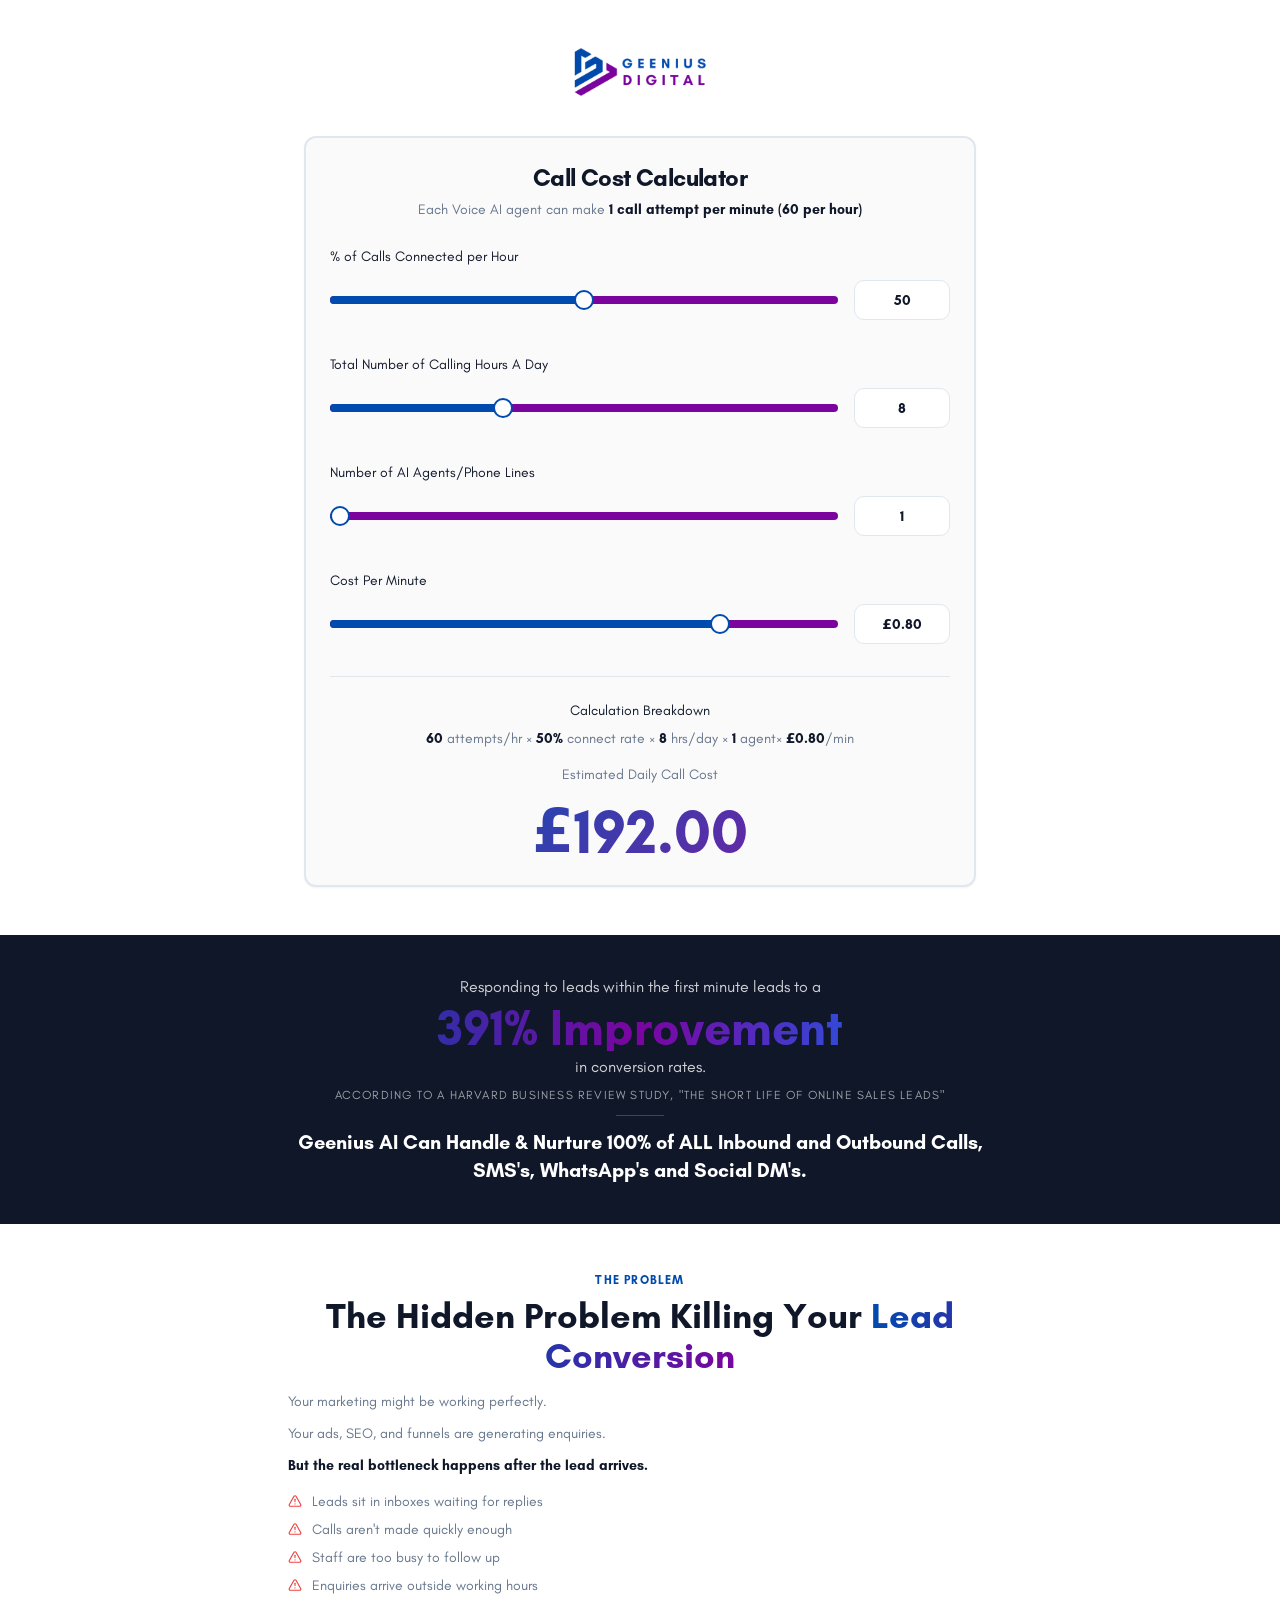
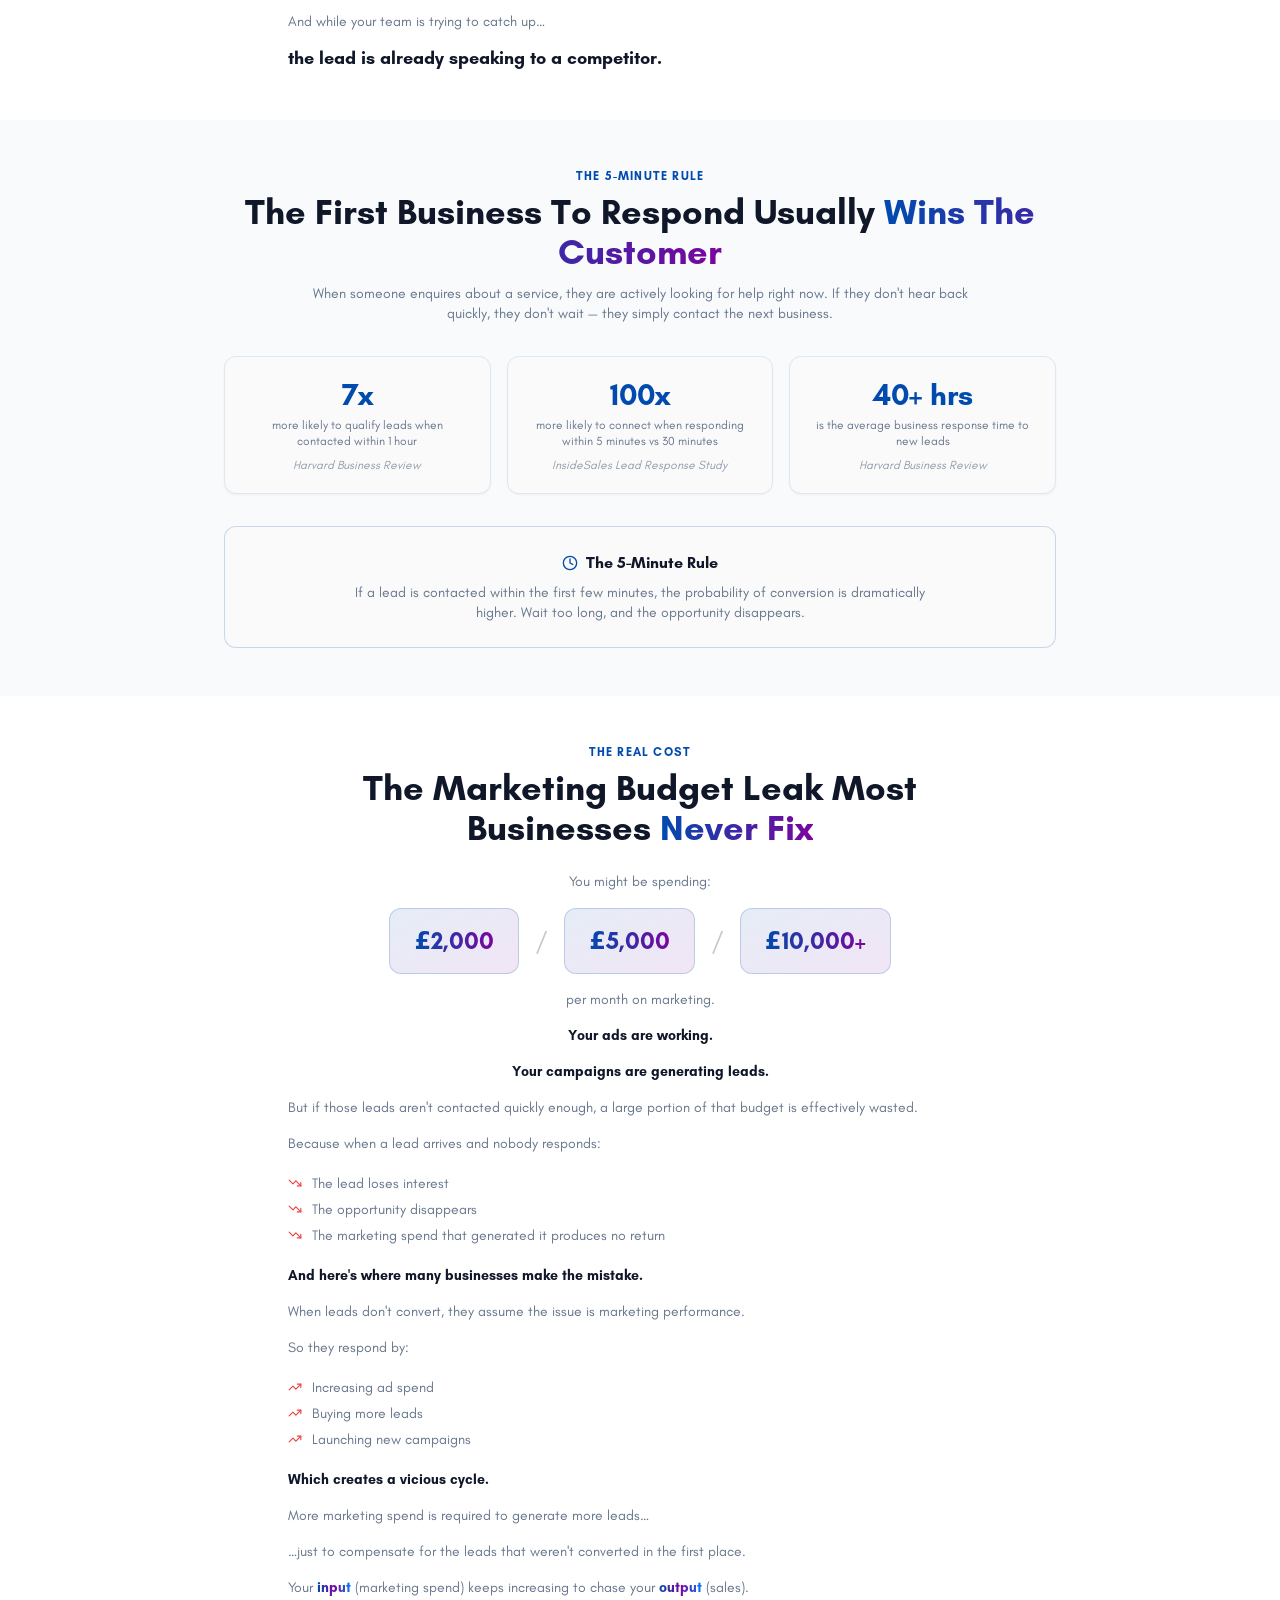
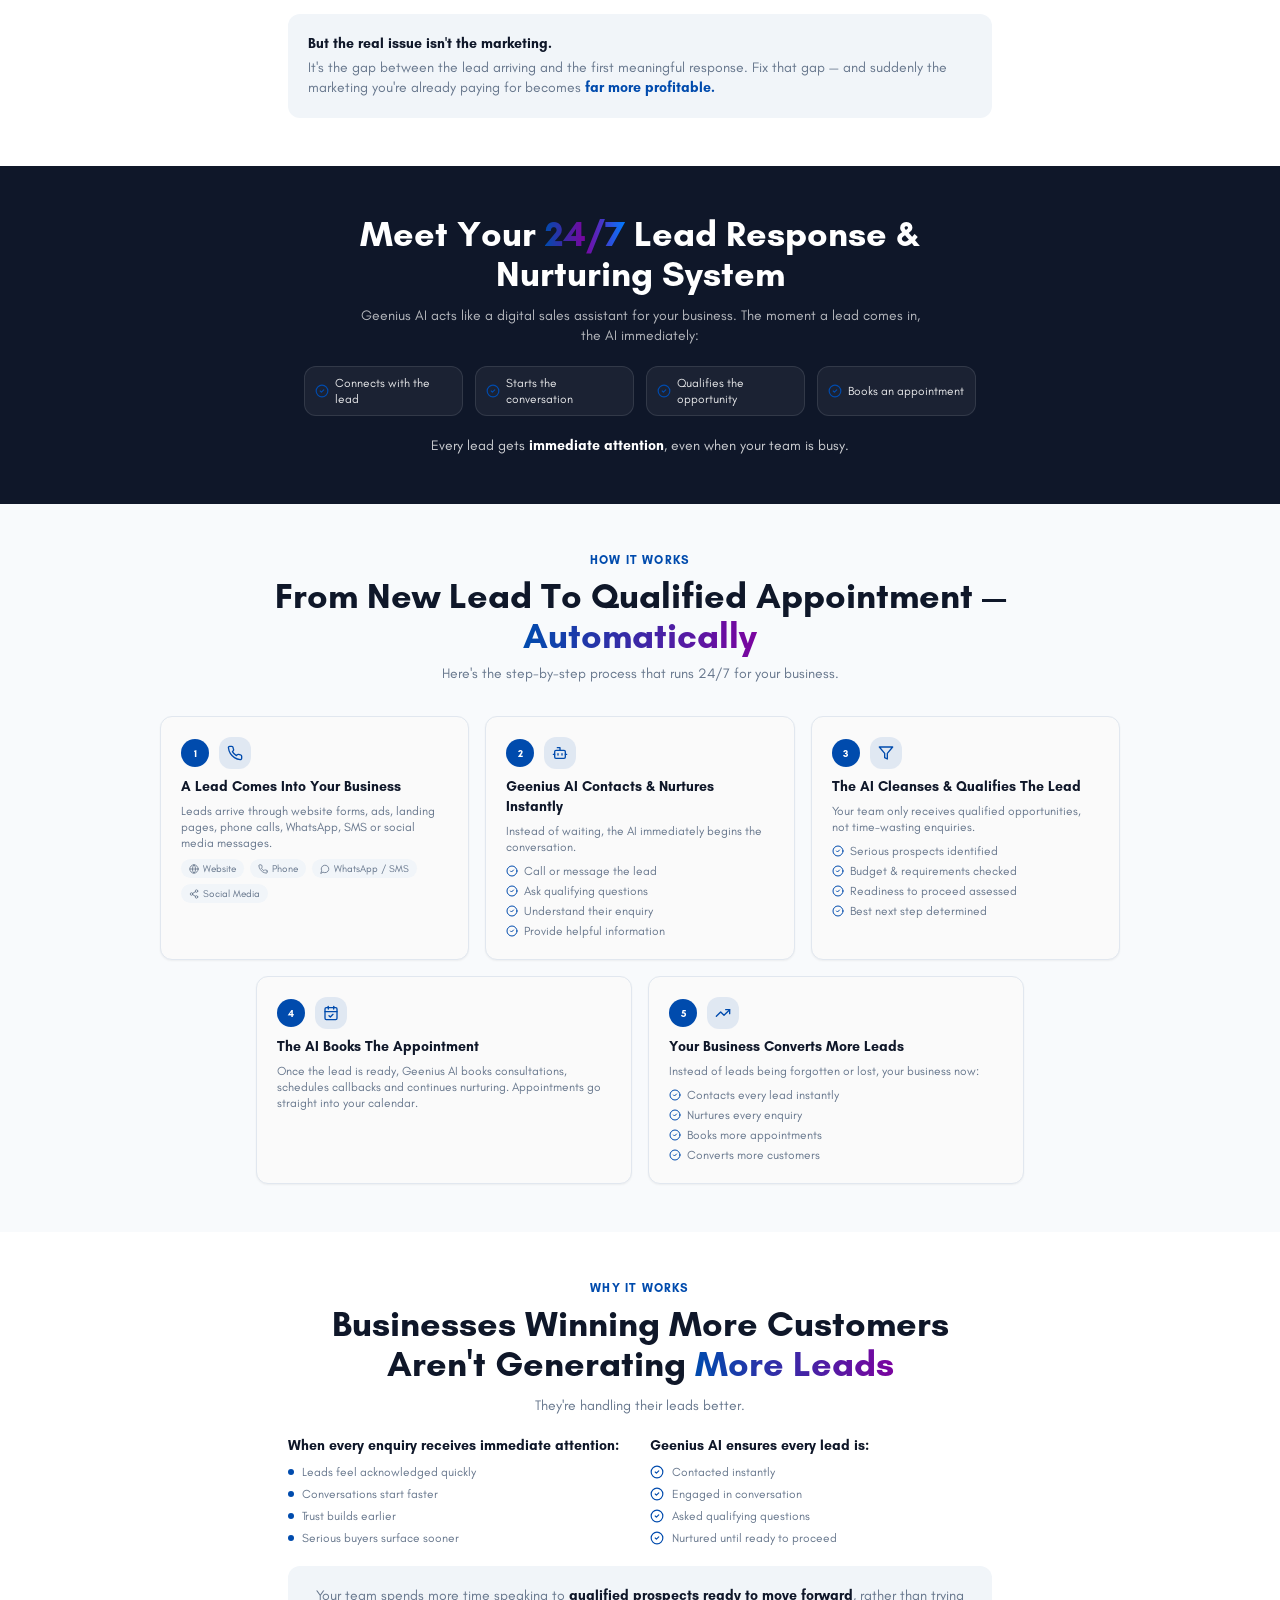
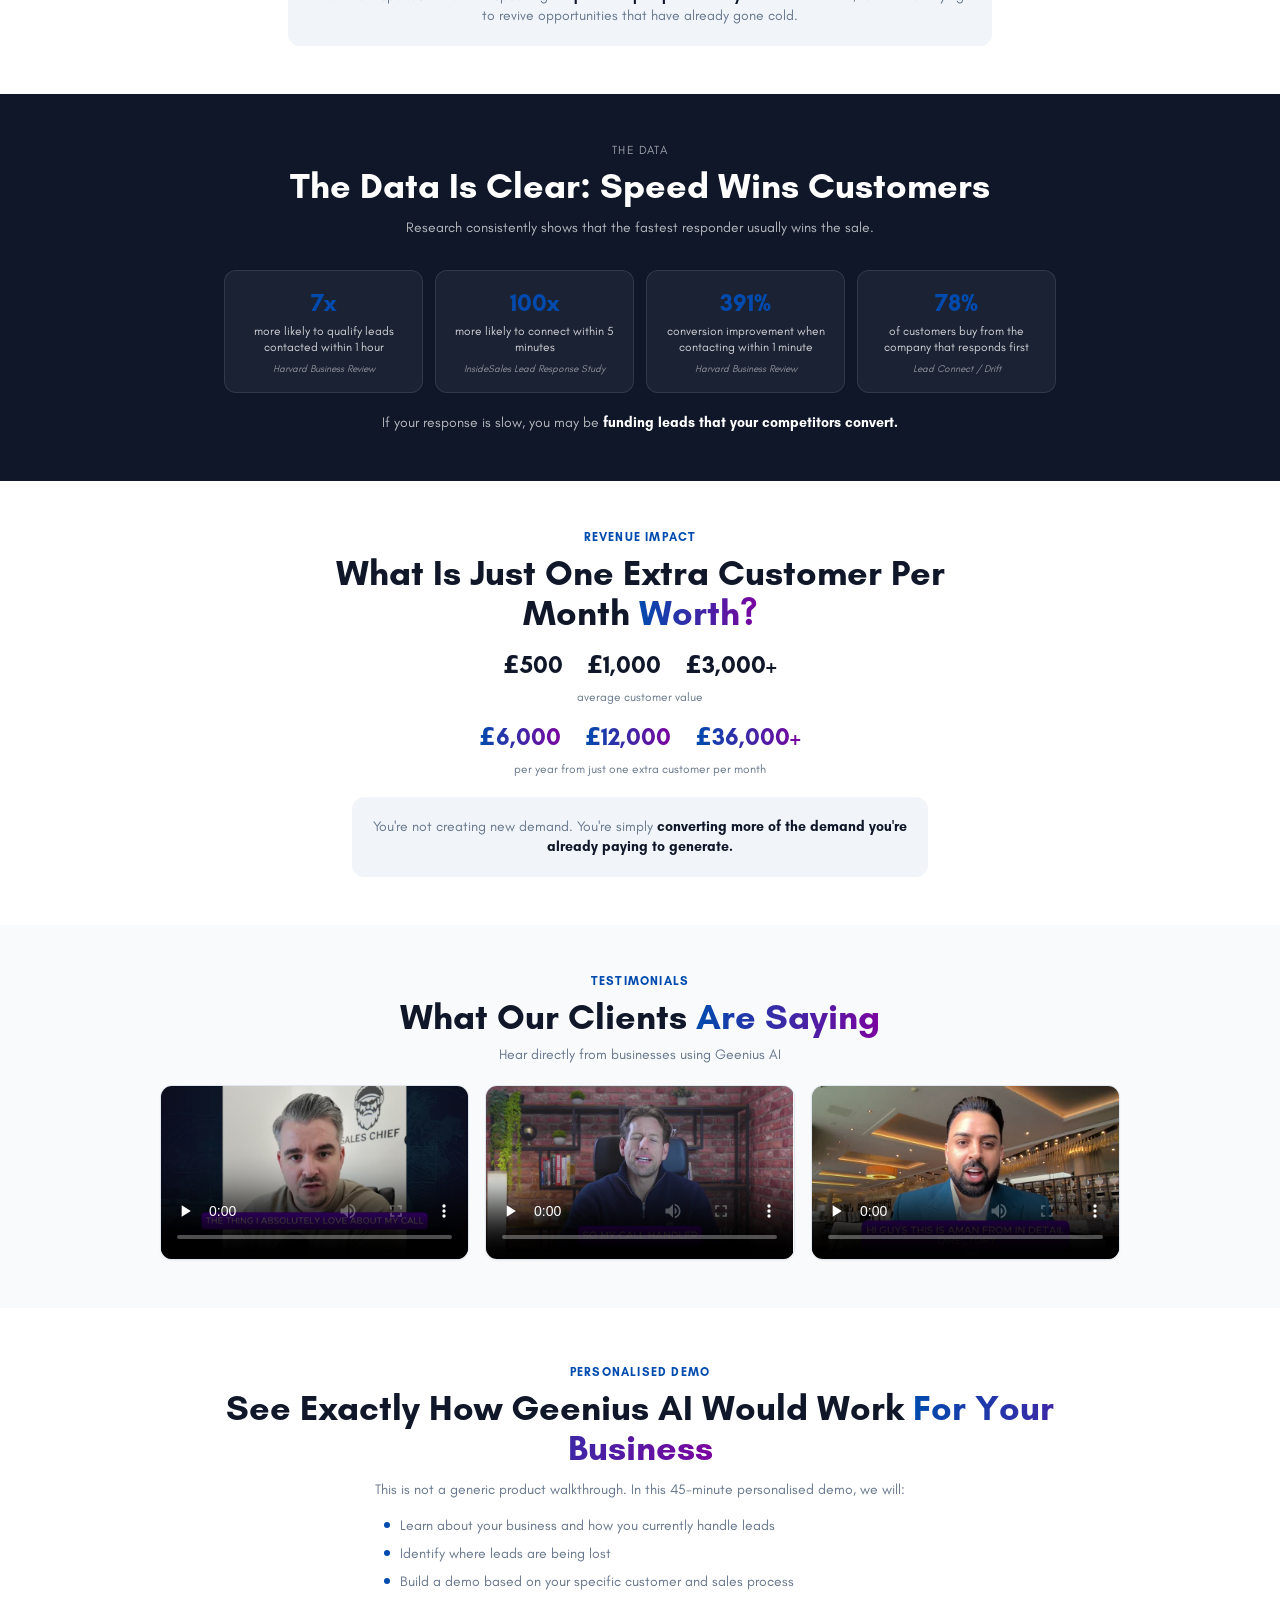
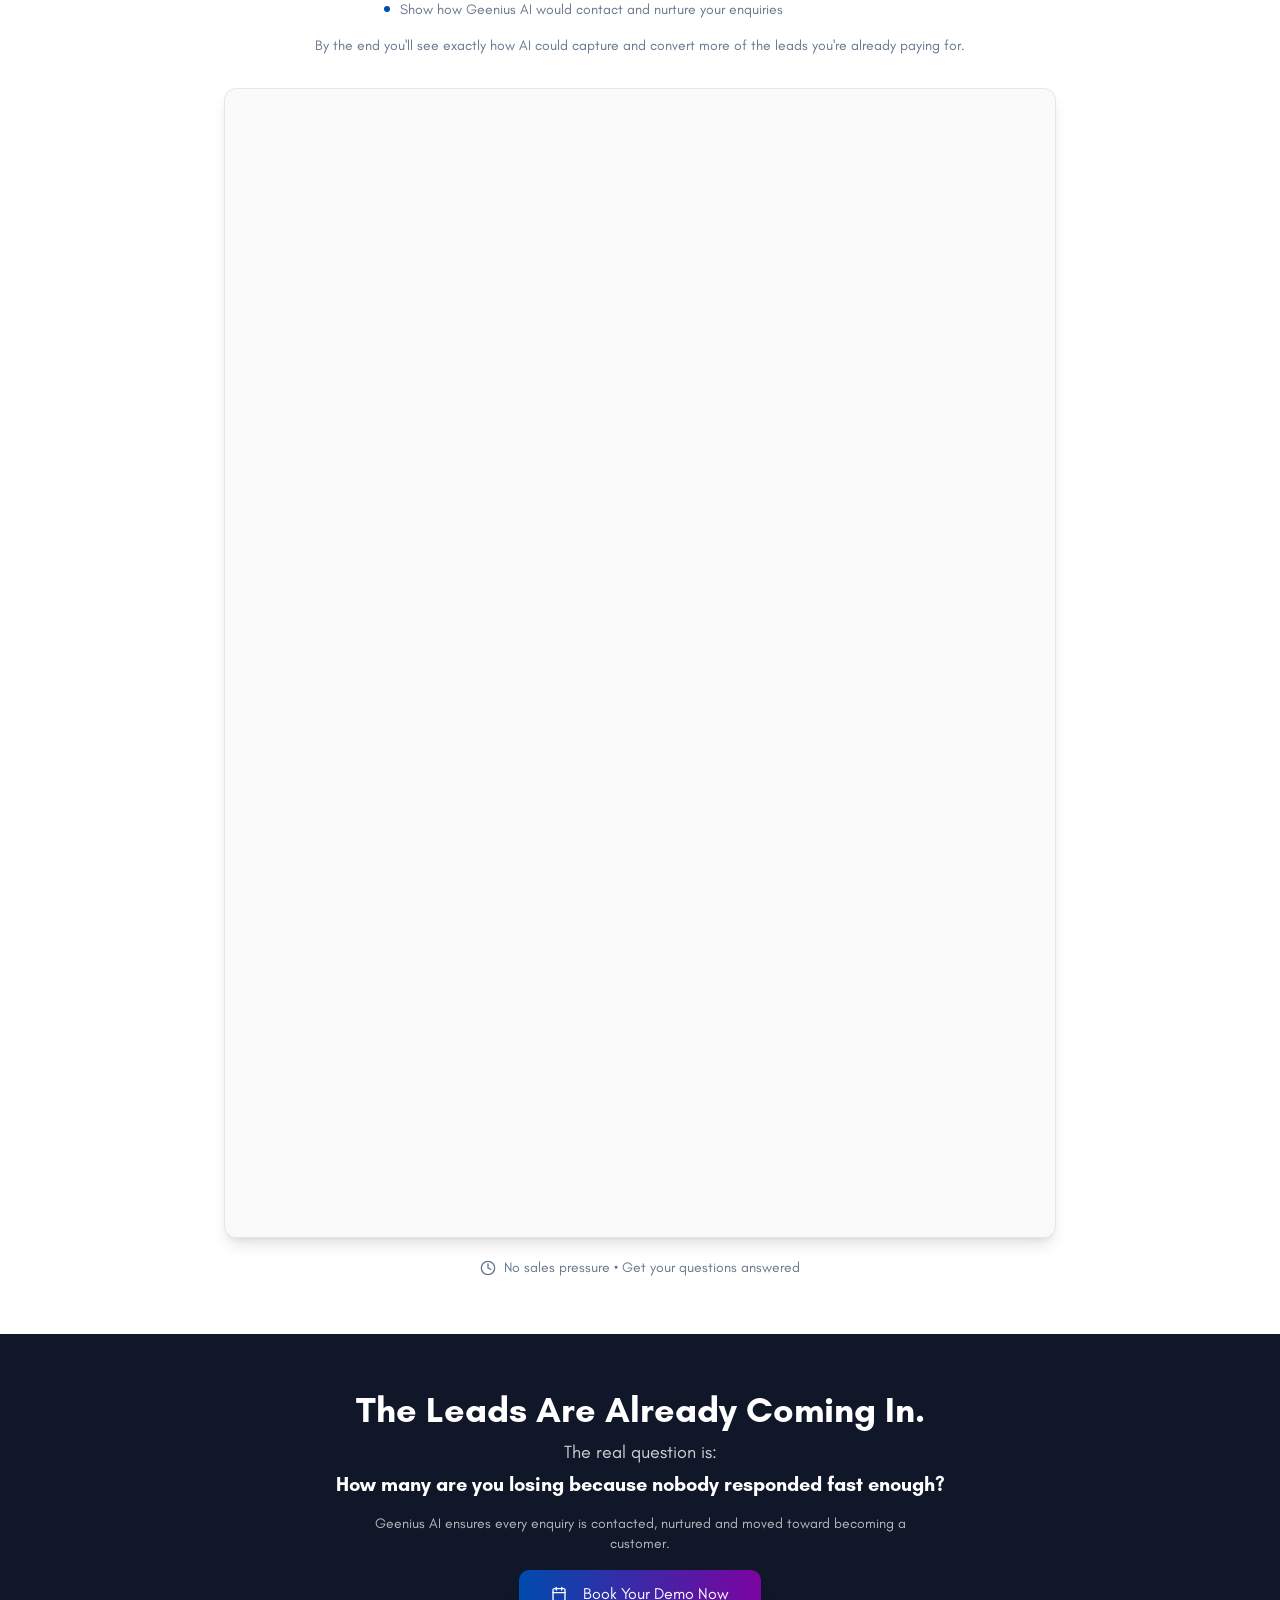
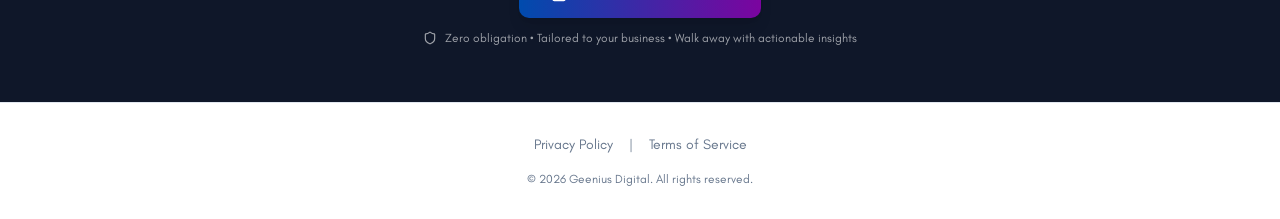
<file: callcostcalculator.html>
<!doctype html>
<html lang="en"><head>
    <meta charset="UTF-8">
    <meta name="viewport" content="width=device-width, initial-scale=1.0">

    <!-- Google tag (gtag.js) -->
    <script async src="https://www.googletagmanager.com/gtag/js?id=G-D5BD402LVR"></script>
    <script>
      window.dataLayer = window.dataLayer || [];
      function gtag(){dataLayer.push(arguments);}

      // Consent Mode v2. Nothing is stored until the visitor accepts.
      gtag('consent', 'default', {
        ad_storage: 'denied',
        ad_user_data: 'denied',
        ad_personalization: 'denied',
        analytics_storage: 'denied',
        functionality_storage: 'granted',
        security_storage: 'granted',
        wait_for_update: 500
      });
      try {
        if (localStorage.getItem('cookie-consent') === 'accepted') {
          gtag('consent', 'update', {
            ad_storage: 'granted',
            ad_user_data: 'granted',
            ad_personalization: 'granted',
            analytics_storage: 'granted'
          });
        }
      } catch (e) {}

      gtag('js', new Date());

      gtag('config', 'G-D5BD402LVR');
    </script>
    <title>Call Cost Calculator | Geenius AI</title>
    <meta name="description" content="Calculate your AI voice agent call costs with the Geenius AI Call Cost Calculator.">
    <meta name="author" content="Geenius AI">
    <meta name="robots" content="index, follow">
    <link rel="canonical" href="https://www.geeniusdigital.com/callcostcalculator">

    <!-- Open Graph -->
    <meta property="og:type" content="website">
    <meta property="og:url" content="https://www.geeniusdigital.com/callcostcalculator">
    <meta property="og:title" content="Call Cost Calculator | Geenius AI">
    <meta property="og:description" content="Calculate your AI voice agent call costs with the Geenius AI Call Cost Calculator.">
    <meta property="og:image" content="https://www.geeniusdigital.com/og-image.png">
    <meta property="og:site_name" content="Geenius AI">
    <meta property="og:locale" content="en_GB">

    <!-- Twitter Card -->
    <meta name="twitter:card" content="summary_large_image">
    <meta name="twitter:title" content="Call Cost Calculator | Geenius AI">
    <meta name="twitter:description" content="Calculate your AI voice agent call costs with the Geenius AI Call Cost Calculator.">
    <meta name="twitter:image" content="https://www.geeniusdigital.com/og-image.png">

    <!-- Favicon -->
    <link rel="icon" type="image/x-icon" href="https://storage.googleapis.com/gpt-engineer-file-uploads/6ILTWEbeGMOBGvfyK51NenK8gHO2/uploads/1762470176589-android-chrome-512x512.png">

    <!-- JSON-LD Structured Data -->
    <script type="application/ld+json">
    {
      "@context": "https://schema.org",
      "@type": "Organization",
      "name": "Geenius AI",
      "url": "https://www.geeniusdigital.com",
      "description": "AI-powered voice agents and messaging automation for businesses. Handle inbound and outbound calls, WhatsApp, Facebook Messenger, Instagram DM and more.",
      "contactPoint": {
        "@type": "ContactPoint",
        "contactType": "sales",
        "availableLanguage": "English"
      },
      "sameAs": [],
      "logo": "https://www.geeniusdigital.com/assets/geenius-logo.png"
    }
    </script>
    <script type="application/ld+json">
    {
      "@context": "https://schema.org",
      "@type": "SoftwareApplication",
      "name": "Geenius AI",
      "applicationCategory": "BusinessApplication",
      "operatingSystem": "Web",
      "description": "AI employee that handles voice calls and messaging across WhatsApp, Facebook Messenger, Instagram DM, and more."
    }
    </script>
    <!-- Meta Pixel Code -->
    <script>
    // Held until the visitor accepts cookies. assets/site.js calls this on Accept.
    window.gxLoadPixel = function () {
      if (window.__gxPixelLoaded) return;
      window.__gxPixelLoaded = true;
      !function(f,b,e,v,n,t,s)
      {if(f.fbq)return;n=f.fbq=function(){n.callMethod?
      n.callMethod.apply(n,arguments):n.queue.push(arguments)};
      if(!f._fbq)f._fbq=n;n.push=n;n.loaded=!0;n.version='2.0';
      n.queue=[];t=b.createElement(e);t.async=!0;
      t.src=v;s=b.getElementsByTagName(e)[0];
      s.parentNode.insertBefore(t,s)}(window, document,'script',
      'https://connect.facebook.net/en_US/fbevents.js');
      fbq('init', '1123335949846125');
      fbq('track', 'PageView');
    };
    try {
      if (localStorage.getItem('cookie-consent') === 'accepted') window.gxLoadPixel();
    } catch (e) {}
    </script>
    <!-- End Meta Pixel Code -->
    
    <link rel="preconnect" href="https://storage.googleapis.com" crossorigin>
    <link rel="preconnect" href="https://api.leadconnectorhq.com" crossorigin>
    <link rel="preconnect" href="https://assets.cdn.filesafe.space" crossorigin>
    <link rel="dns-prefetch" href="https://connect.facebook.net">
    <link rel="stylesheet" href="assets/styles.css">
    <link rel="stylesheet" href="assets/site.css?v=1793105166">
      <script type="application/ld+json">
    {
      "@context": "https://schema.org",
      "@type": "VideoObject",
      "name": "Client testimonial: how scalable the AI call handler is",
      "description": "A Geenius AI client on what stood out most to them about running an AI call handler.",
      "thumbnailUrl": "https://www.geeniusdigital.com/assets/poster-testimonial-1.jpg",
      "uploadDate": "2026-02-23T12:26:09+00:00",
      "duration": "PT26S",
      "contentUrl": "https://assets.cdn.filesafe.space/XatOoiZ1a3R43wuBeqYK/media/699c475e10bc9c8e6a553358.mp4",
      "publisher": {
        "@type": "Organization",
        "name": "Geenius AI"
      }
    }
    </script>
    <script type="application/ld+json">
    {
      "@context": "https://schema.org",
      "@type": "VideoObject",
      "name": "Client testimonial: running a business with an AI call handler",
      "description": "A Geenius AI client on what changed day to day once the AI started answering their calls.",
      "thumbnailUrl": "https://www.geeniusdigital.com/assets/poster-testimonial-2.jpg",
      "uploadDate": "2026-02-23T12:21:45+00:00",
      "duration": "PT1M2S",
      "contentUrl": "https://assets.cdn.filesafe.space/XatOoiZ1a3R43wuBeqYK/media/699c4651340118329d85db87.mp4",
      "publisher": {
        "@type": "Organization",
        "name": "Geenius AI"
      }
    }
    </script>
    <script type="application/ld+json">
    {
      "@context": "https://schema.org",
      "@type": "VideoObject",
      "name": "Client testimonial: Aman, In Detail Directory",
      "description": "Aman from In Detail Directory on using Geenius AI to answer and qualify inbound calls.",
      "thumbnailUrl": "https://www.geeniusdigital.com/assets/poster-testimonial-3.jpg",
      "uploadDate": "2026-03-10T13:49:15+00:00",
      "duration": "PT57S",
      "contentUrl": "https://assets.cdn.filesafe.space/XatOoiZ1a3R43wuBeqYK/media/69b021547fc07c01f3531b97.mp4",
      "publisher": {
        "@type": "Organization",
        "name": "Geenius AI"
      }
    }
    </script>
    <script type="application/ld+json">
    {
      "@context": "https://schema.org",
      "@type": "BreadcrumbList",
      "itemListElement": [
        {
          "@type": "ListItem",
          "position": 1,
          "name": "Home",
          "item": "https://www.geeniusdigital.com/"
        },
        {
          "@type": "ListItem",
          "position": 2,
          "name": "Call Cost Calculator",
          "item": "https://www.geeniusdigital.com/callcostcalculator"
        }
      ]
    }
    </script>
  </head>
  <body>
    <div id="root"><div role="region" aria-label="Notifications (F8)" tabindex="-1" style="pointer-events: none;"></div><section aria-label="Notifications alt+T" tabindex="-1" aria-live="polite" aria-relevant="additions text" aria-atomic="false"></section><div class="min-h-screen bg-background"><div class="flex flex-col items-center px-4 py-12"><picture><source srcset="assets/geenius-logo.webp" type="image/webp"><img src="assets/geenius-logo.png" alt="Geenius Digital" class="h-12 mb-10 w-auto" width="384" height="132" loading="eager"></picture><div class="rounded-lg bg-card text-card-foreground shadow-sm w-full max-w-2xl border-2 border-border"><div class="flex flex-col space-y-1.5 p-6 text-center"><h3 class="tracking-tight text-2xl font-bold text-foreground">Call Cost Calculator</h3><p class="text-muted-foreground text-sm mt-2">Each Voice AI agent can make <span class="font-semibold text-foreground">1 call attempt per minute (60 per hour)</span></p></div><div class="p-6 pt-0 space-y-8"><div class="space-y-3" data-gx-calc="connectRate"><label class="text-sm leading-none peer-disabled:cursor-not-allowed peer-disabled:opacity-70 text-foreground font-medium">% of Calls Connected per Hour</label><div class="flex items-center gap-4"><span dir="ltr" data-orientation="horizontal" aria-disabled="false" class="relative flex w-full touch-none select-none items-center flex-1" style="--radix-slider-thumb-transform: translateX(-50%);" data-gx="slider" data-gx-index="0" data-gx-calc-slider="connectRate"><span data-orientation="horizontal" class="relative h-2 w-full grow overflow-hidden rounded-full bg-secondary"><span data-orientation="horizontal" class="absolute h-full bg-primary" style="left: 0%; right: 50%;"></span></span><span style="transform: var(--radix-slider-thumb-transform); position: absolute; left: calc(50% + 0px);"><span role="slider" aria-valuemin="0" aria-valuemax="100" aria-orientation="horizontal" data-orientation="horizontal" tabindex="0" class="block h-5 w-5 rounded-full border-2 border-primary bg-background ring-offset-background transition-colors focus-visible:outline-none focus-visible:ring-2 focus-visible:ring-ring focus-visible:ring-offset-2 disabled:pointer-events-none disabled:opacity-50" data-radix-collection-item="" aria-valuenow="50" data-gx="slider-thumb" style=""></span></span></span><input class="flex h-10 rounded-md border border-input bg-background px-3 py-2 text-base ring-offset-background file:border-0 file:bg-transparent file:text-sm file:font-medium file:text-foreground placeholder:text-muted-foreground focus-visible:outline-none focus-visible:ring-2 focus-visible:ring-ring focus-visible:ring-offset-2 disabled:cursor-not-allowed disabled:opacity-50 md:text-sm w-24 text-center font-semibold" value="50" data-gx-calc-input="connectRate"></div></div><div class="space-y-3" data-gx-calc="callingHours"><label class="text-sm leading-none peer-disabled:cursor-not-allowed peer-disabled:opacity-70 text-foreground font-medium">Total Number of Calling Hours A Day</label><div class="flex items-center gap-4"><span dir="ltr" data-orientation="horizontal" aria-disabled="false" class="relative flex w-full touch-none select-none items-center flex-1" style="--radix-slider-thumb-transform: translateX(-50%);" data-gx="slider" data-gx-index="1" data-gx-calc-slider="callingHours"><span data-orientation="horizontal" class="relative h-2 w-full grow overflow-hidden rounded-full bg-secondary"><span data-orientation="horizontal" class="absolute h-full bg-primary" style="left: 0%; right: 66.6667%;"></span></span><span style="transform: var(--radix-slider-thumb-transform); position: absolute; left: calc(33.3333% + 3.33333px);"><span role="slider" aria-valuemin="0" aria-valuemax="24" aria-orientation="horizontal" data-orientation="horizontal" tabindex="0" class="block h-5 w-5 rounded-full border-2 border-primary bg-background ring-offset-background transition-colors focus-visible:outline-none focus-visible:ring-2 focus-visible:ring-ring focus-visible:ring-offset-2 disabled:pointer-events-none disabled:opacity-50" data-radix-collection-item="" aria-valuenow="8" data-gx="slider-thumb" style=""></span></span></span><input class="flex h-10 rounded-md border border-input bg-background px-3 py-2 text-base ring-offset-background file:border-0 file:bg-transparent file:text-sm file:font-medium file:text-foreground placeholder:text-muted-foreground focus-visible:outline-none focus-visible:ring-2 focus-visible:ring-ring focus-visible:ring-offset-2 disabled:cursor-not-allowed disabled:opacity-50 md:text-sm w-24 text-center font-semibold" value="8" data-gx-calc-input="callingHours"></div></div><div class="space-y-3" data-gx-calc="agents"><label class="text-sm leading-none peer-disabled:cursor-not-allowed peer-disabled:opacity-70 text-foreground font-medium">Number of AI Agents/Phone Lines</label><div class="flex items-center gap-4"><span dir="ltr" data-orientation="horizontal" aria-disabled="false" class="relative flex w-full touch-none select-none items-center flex-1" style="--radix-slider-thumb-transform: translateX(-50%);" data-gx="slider" data-gx-index="2" data-gx-calc-slider="agents"><span data-orientation="horizontal" class="relative h-2 w-full grow overflow-hidden rounded-full bg-secondary"><span data-orientation="horizontal" class="absolute h-full bg-primary" style="left: 0%; right: 100%;"></span></span><span style="transform: var(--radix-slider-thumb-transform); position: absolute; left: calc(0% + 10px);"><span role="slider" aria-valuemin="0" aria-valuemax="6" aria-orientation="horizontal" data-orientation="horizontal" tabindex="0" class="block h-5 w-5 rounded-full border-2 border-primary bg-background ring-offset-background transition-colors focus-visible:outline-none focus-visible:ring-2 focus-visible:ring-ring focus-visible:ring-offset-2 disabled:pointer-events-none disabled:opacity-50" data-radix-collection-item="" aria-valuenow="0" data-gx="slider-thumb" style=""></span></span></span><input class="flex h-10 rounded-md border border-input bg-background px-3 py-2 text-base ring-offset-background file:border-0 file:bg-transparent file:text-sm file:font-medium file:text-foreground placeholder:text-muted-foreground focus-visible:outline-none focus-visible:ring-2 focus-visible:ring-ring focus-visible:ring-offset-2 disabled:cursor-not-allowed disabled:opacity-50 md:text-sm w-24 text-center font-semibold" value="1" data-gx-calc-input="agents"></div></div><div class="space-y-3" data-gx-calc="costPerMinute"><label class="text-sm leading-none peer-disabled:cursor-not-allowed peer-disabled:opacity-70 text-foreground font-medium">Cost Per Minute</label><div class="flex items-center gap-4"><span dir="ltr" data-orientation="horizontal" aria-disabled="false" class="relative flex w-full touch-none select-none items-center flex-1" style="--radix-slider-thumb-transform: translateX(-50%);" data-gx="slider" data-gx-index="3" data-gx-calc-slider="costPerMinute"><span data-orientation="horizontal" class="relative h-2 w-full grow overflow-hidden rounded-full bg-secondary"><span data-orientation="horizontal" class="absolute h-full bg-primary" style="left: 0%; right: 22.2222%;"></span></span><span style="transform: var(--radix-slider-thumb-transform); position: absolute; left: calc(77.7778% - 5.55556px);"><span role="slider" aria-valuemin="0" aria-valuemax="90" aria-orientation="horizontal" data-orientation="horizontal" tabindex="0" class="block h-5 w-5 rounded-full border-2 border-primary bg-background ring-offset-background transition-colors focus-visible:outline-none focus-visible:ring-2 focus-visible:ring-ring focus-visible:ring-offset-2 disabled:pointer-events-none disabled:opacity-50" data-radix-collection-item="" aria-valuenow="70" data-gx="slider-thumb" style=""></span></span></span><input class="flex h-10 rounded-md border border-input bg-background px-3 py-2 text-base ring-offset-background file:border-0 file:bg-transparent file:text-sm file:font-medium file:text-foreground placeholder:text-muted-foreground focus-visible:outline-none focus-visible:ring-2 focus-visible:ring-ring focus-visible:ring-offset-2 disabled:cursor-not-allowed disabled:opacity-50 md:text-sm w-24 text-center font-semibold" value="£0.80" data-gx-calc-input="costPerMinute"></div></div><div class="pt-6 border-t border-border text-center space-y-4"><div class="text-sm text-muted-foreground"><p class="font-medium text-foreground mb-2">Calculation Breakdown</p><p data-gx-out="breakdown"><span class="font-semibold text-foreground" data-gx-out="attempts">60</span> attempts/hr × <span class="font-semibold text-foreground" data-gx-out="connect">50%</span> connect rate × <span class="font-semibold text-foreground" data-gx-out="hours">8</span> hrs/day × <span class="font-semibold text-foreground" data-gx-out="agents">1</span> agent× <span class="font-semibold text-foreground" data-gx-out="cpm">£0.80</span>/min</p></div><p class="text-muted-foreground text-sm mb-2">Estimated Daily Call Cost</p><p class="text-5xl md:text-6xl font-bold bg-clip-text text-transparent" data-gx-out="total" style="background-image: var(--gradient-primary);">£192.00</p></div></div></div></div><section class="py-6 md:py-10 px-4 bg-foreground text-background"><div class="container mx-auto max-w-3xl text-center"><p class="text-sm md:text-base text-background/80 mb-1">Responding to leads within the first minute leads to a</p><p class="text-3xl md:text-5xl font-bold bg-gradient-to-r from-primary via-secondary to-accent bg-clip-text text-transparent mb-1">391% Improvement</p><p class="text-sm md:text-base text-background/80 mb-2">in conversion rates.</p><p class="text-[10px] md:text-xs uppercase tracking-widest opacity-60 mb-3 font-medium">According to a Harvard Business Review Study, "The Short Life of Online Sales Leads"</p><div class="w-12 h-px bg-background/20 mx-auto mb-3"></div><p class="text-base md:text-xl font-semibold text-background">Geenius AI Can Handle &amp; Nurture <span class="text-background font-bold">100% of ALL</span> Inbound and Outbound Calls, SMS's, WhatsApp's and Social DM's.</p></div></section><section class="py-8 md:py-12 px-4"><div class="container mx-auto max-w-3xl"><p class="text-[10px] md:text-xs uppercase tracking-widest text-primary font-semibold mb-2 text-center">The Problem</p><h2 class="text-xl sm:text-2xl md:text-3xl lg:text-4xl font-bold mb-4 text-center text-foreground">The Hidden Problem Killing Your <span class="bg-gradient-to-r from-primary to-secondary bg-clip-text text-transparent">Lead Conversion</span></h2><div class="space-y-3 text-muted-foreground text-xs md:text-sm leading-relaxed"><p>Your marketing might be working perfectly.</p><p>Your ads, SEO, and funnels are generating enquiries.</p><p class="font-semibold text-foreground">But the real bottleneck happens after the lead arrives.</p><ul class="space-y-2 py-1"><li class="flex items-start gap-2.5"><svg xmlns="http://www.w3.org/2000/svg" width="24" height="24" viewBox="0 0 24 24" fill="none" stroke="currentColor" stroke-width="2" stroke-linecap="round" stroke-linejoin="round" class="lucide lucide-triangle-alert h-3.5 w-3.5 text-destructive flex-shrink-0 mt-0.5"><path d="m21.73 18-8-14a2 2 0 0 0-3.48 0l-8 14A2 2 0 0 0 4 21h16a2 2 0 0 0 1.73-3"></path><path d="M12 9v4"></path><path d="M12 17h.01"></path></svg><span>Leads sit in inboxes waiting for replies</span></li><li class="flex items-start gap-2.5"><svg xmlns="http://www.w3.org/2000/svg" width="24" height="24" viewBox="0 0 24 24" fill="none" stroke="currentColor" stroke-width="2" stroke-linecap="round" stroke-linejoin="round" class="lucide lucide-triangle-alert h-3.5 w-3.5 text-destructive flex-shrink-0 mt-0.5"><path d="m21.73 18-8-14a2 2 0 0 0-3.48 0l-8 14A2 2 0 0 0 4 21h16a2 2 0 0 0 1.73-3"></path><path d="M12 9v4"></path><path d="M12 17h.01"></path></svg><span>Calls aren't made quickly enough</span></li><li class="flex items-start gap-2.5"><svg xmlns="http://www.w3.org/2000/svg" width="24" height="24" viewBox="0 0 24 24" fill="none" stroke="currentColor" stroke-width="2" stroke-linecap="round" stroke-linejoin="round" class="lucide lucide-triangle-alert h-3.5 w-3.5 text-destructive flex-shrink-0 mt-0.5"><path d="m21.73 18-8-14a2 2 0 0 0-3.48 0l-8 14A2 2 0 0 0 4 21h16a2 2 0 0 0 1.73-3"></path><path d="M12 9v4"></path><path d="M12 17h.01"></path></svg><span>Staff are too busy to follow up</span></li><li class="flex items-start gap-2.5"><svg xmlns="http://www.w3.org/2000/svg" width="24" height="24" viewBox="0 0 24 24" fill="none" stroke="currentColor" stroke-width="2" stroke-linecap="round" stroke-linejoin="round" class="lucide lucide-triangle-alert h-3.5 w-3.5 text-destructive flex-shrink-0 mt-0.5"><path d="m21.73 18-8-14a2 2 0 0 0-3.48 0l-8 14A2 2 0 0 0 4 21h16a2 2 0 0 0 1.73-3"></path><path d="M12 9v4"></path><path d="M12 17h.01"></path></svg><span>Enquiries arrive outside working hours</span></li></ul><p>And while your team is trying to catch up…</p><p class="text-base md:text-lg font-semibold text-foreground">the lead is already speaking to a competitor.</p></div></div></section><section class="py-8 md:py-12 px-4 bg-muted/50"><div class="container mx-auto max-w-4xl"><p class="text-[10px] md:text-xs uppercase tracking-widest text-primary font-semibold mb-2 text-center">The 5-Minute Rule</p><h2 class="text-xl sm:text-2xl md:text-3xl lg:text-4xl font-bold mb-3 text-center text-foreground">The First Business To Respond Usually <span class="bg-gradient-to-r from-primary to-secondary bg-clip-text text-transparent">Wins The Customer</span></h2><p class="text-muted-foreground text-center max-w-2xl mx-auto mb-6 md:mb-8 text-xs md:text-sm">When someone enquires about a service, they are actively looking for help right now. If they don't hear back quickly, they don't wait — they simply contact the next business.</p><div class="grid grid-cols-1 sm:grid-cols-3 gap-3 md:gap-4 mb-6 md:mb-8"><div class="rounded-lg border text-card-foreground shadow-sm p-4 md:p-5 text-center bg-card border-border hover:border-primary/30 transition-colors"><p class="text-2xl md:text-3xl font-bold text-primary mb-1">7x</p><p class="text-xs text-muted-foreground mb-2">more likely to qualify leads when contacted within 1 hour</p><p class="text-[10px] md:text-xs text-muted-foreground/70 italic">Harvard Business Review</p></div><div class="rounded-lg border text-card-foreground shadow-sm p-4 md:p-5 text-center bg-card border-border hover:border-primary/30 transition-colors"><p class="text-2xl md:text-3xl font-bold text-primary mb-1">100x</p><p class="text-xs text-muted-foreground mb-2">more likely to connect when responding within 5 minutes vs 30 minutes</p><p class="text-[10px] md:text-xs text-muted-foreground/70 italic">InsideSales Lead Response Study</p></div><div class="rounded-lg border text-card-foreground shadow-sm p-4 md:p-5 text-center bg-card border-border hover:border-primary/30 transition-colors"><p class="text-2xl md:text-3xl font-bold text-primary mb-1">40+ hrs</p><p class="text-xs text-muted-foreground mb-2">is the average business response time to new leads</p><p class="text-[10px] md:text-xs text-muted-foreground/70 italic">Harvard Business Review</p></div></div><div class="bg-card border border-primary/20 rounded-xl p-4 md:p-6 text-center"><div class="flex items-center justify-center gap-2 mb-2"><svg xmlns="http://www.w3.org/2000/svg" width="24" height="24" viewBox="0 0 24 24" fill="none" stroke="currentColor" stroke-width="2" stroke-linecap="round" stroke-linejoin="round" class="lucide lucide-clock h-4 w-4 text-primary"><circle cx="12" cy="12" r="10"></circle><polyline points="12 6 12 12 16 14"></polyline></svg><p class="font-bold text-foreground text-sm md:text-base">The 5-Minute Rule</p></div><p class="text-muted-foreground text-xs md:text-sm max-w-xl mx-auto">If a lead is contacted within the first few minutes, the probability of conversion is dramatically higher. Wait too long, and the opportunity disappears.</p></div></div></section><section class="py-8 md:py-12 px-4"><div class="container mx-auto max-w-3xl"><p class="text-[10px] md:text-xs uppercase tracking-widest text-primary font-semibold mb-2 text-center">The Real Cost</p><h2 class="text-xl sm:text-2xl md:text-3xl lg:text-4xl font-bold mb-6 text-center text-foreground">The Marketing Budget Leak Most Businesses <span class="bg-gradient-to-r from-primary to-secondary bg-clip-text text-transparent">Never Fix</span></h2><div class="space-y-4 text-muted-foreground text-xs md:text-sm leading-relaxed"><p class="text-center text-muted-foreground">You might be spending:</p><div class="flex flex-wrap items-center justify-center gap-2 md:gap-4 mb-2"><div class="flex items-center gap-2 md:gap-4"><div class="bg-gradient-to-br from-primary/10 to-secondary/10 border border-primary/20 rounded-lg md:rounded-xl px-3 py-2 md:px-6 md:py-4 text-center"><p class="text-base md:text-2xl font-bold bg-gradient-to-r from-primary to-secondary bg-clip-text text-transparent">£2,000</p></div><span class="text-muted-foreground/40 text-lg md:text-2xl font-light">/</span></div><div class="flex items-center gap-2 md:gap-4"><div class="bg-gradient-to-br from-primary/10 to-secondary/10 border border-primary/20 rounded-lg md:rounded-xl px-3 py-2 md:px-6 md:py-4 text-center"><p class="text-base md:text-2xl font-bold bg-gradient-to-r from-primary to-secondary bg-clip-text text-transparent">£5,000</p></div><span class="text-muted-foreground/40 text-lg md:text-2xl font-light">/</span></div><div class="flex items-center gap-2 md:gap-4"><div class="bg-gradient-to-br from-primary/10 to-secondary/10 border border-primary/20 rounded-lg md:rounded-xl px-3 py-2 md:px-6 md:py-4 text-center"><p class="text-base md:text-2xl font-bold bg-gradient-to-r from-primary to-secondary bg-clip-text text-transparent">£10,000+</p></div></div></div><p class="text-center text-muted-foreground">per month on marketing.</p><p class="font-semibold text-foreground text-center">Your ads are working.</p><p class="font-semibold text-foreground text-center">Your campaigns are generating leads.</p><p>But if those leads aren't contacted quickly enough, a large portion of that budget is effectively wasted.</p><p>Because when a lead arrives and nobody responds:</p><ul class="space-y-1.5 py-1"><li class="flex items-start gap-2.5"><svg xmlns="http://www.w3.org/2000/svg" width="24" height="24" viewBox="0 0 24 24" fill="none" stroke="currentColor" stroke-width="2" stroke-linecap="round" stroke-linejoin="round" class="lucide lucide-trending-down h-3.5 w-3.5 text-destructive flex-shrink-0 mt-0.5"><polyline points="22 17 13.5 8.5 8.5 13.5 2 7"></polyline><polyline points="16 17 22 17 22 11"></polyline></svg><span>The lead loses interest</span></li><li class="flex items-start gap-2.5"><svg xmlns="http://www.w3.org/2000/svg" width="24" height="24" viewBox="0 0 24 24" fill="none" stroke="currentColor" stroke-width="2" stroke-linecap="round" stroke-linejoin="round" class="lucide lucide-trending-down h-3.5 w-3.5 text-destructive flex-shrink-0 mt-0.5"><polyline points="22 17 13.5 8.5 8.5 13.5 2 7"></polyline><polyline points="16 17 22 17 22 11"></polyline></svg><span>The opportunity disappears</span></li><li class="flex items-start gap-2.5"><svg xmlns="http://www.w3.org/2000/svg" width="24" height="24" viewBox="0 0 24 24" fill="none" stroke="currentColor" stroke-width="2" stroke-linecap="round" stroke-linejoin="round" class="lucide lucide-trending-down h-3.5 w-3.5 text-destructive flex-shrink-0 mt-0.5"><polyline points="22 17 13.5 8.5 8.5 13.5 2 7"></polyline><polyline points="16 17 22 17 22 11"></polyline></svg><span>The marketing spend that generated it produces no return</span></li></ul><p class="font-semibold text-foreground">And here's where many businesses make the mistake.</p><p>When leads don't convert, they assume the issue is marketing performance.</p><p>So they respond by:</p><ul class="space-y-1.5 py-1"><li class="flex items-start gap-2.5"><svg xmlns="http://www.w3.org/2000/svg" width="24" height="24" viewBox="0 0 24 24" fill="none" stroke="currentColor" stroke-width="2" stroke-linecap="round" stroke-linejoin="round" class="lucide lucide-trending-up h-3.5 w-3.5 text-destructive flex-shrink-0 mt-0.5"><polyline points="22 7 13.5 15.5 8.5 10.5 2 17"></polyline><polyline points="16 7 22 7 22 13"></polyline></svg><span>Increasing ad spend</span></li><li class="flex items-start gap-2.5"><svg xmlns="http://www.w3.org/2000/svg" width="24" height="24" viewBox="0 0 24 24" fill="none" stroke="currentColor" stroke-width="2" stroke-linecap="round" stroke-linejoin="round" class="lucide lucide-trending-up h-3.5 w-3.5 text-destructive flex-shrink-0 mt-0.5"><polyline points="22 7 13.5 15.5 8.5 10.5 2 17"></polyline><polyline points="16 7 22 7 22 13"></polyline></svg><span>Buying more leads</span></li><li class="flex items-start gap-2.5"><svg xmlns="http://www.w3.org/2000/svg" width="24" height="24" viewBox="0 0 24 24" fill="none" stroke="currentColor" stroke-width="2" stroke-linecap="round" stroke-linejoin="round" class="lucide lucide-trending-up h-3.5 w-3.5 text-destructive flex-shrink-0 mt-0.5"><polyline points="22 7 13.5 15.5 8.5 10.5 2 17"></polyline><polyline points="16 7 22 7 22 13"></polyline></svg><span>Launching new campaigns</span></li></ul><p class="font-semibold text-foreground">Which creates a vicious cycle.</p><p>More marketing spend is required to generate more leads…</p><p>…just to compensate for the leads that weren't converted in the first place.</p><p>Your <span class="font-bold bg-gradient-to-r from-primary via-secondary to-accent bg-clip-text text-transparent">input</span> (marketing spend) keeps increasing to chase your <span class="font-bold bg-gradient-to-r from-primary via-secondary to-accent bg-clip-text text-transparent">output</span> (sales).</p><div class="bg-muted rounded-xl p-4 md:p-5 my-4"><p class="font-semibold text-foreground mb-1 text-sm">But the real issue isn't the marketing.</p><p class="text-muted-foreground">It's the gap between the lead arriving and the first meaningful response. Fix that gap — and suddenly the marketing you're already paying for becomes <span class="font-semibold text-primary">far more profitable.</span></p></div></div></div></section><section class="py-8 md:py-12 px-4 bg-foreground text-background"><div class="container mx-auto max-w-3xl text-center"><h2 class="text-xl sm:text-2xl md:text-3xl lg:text-4xl font-bold mb-3">Meet Your <span class="bg-gradient-to-r from-primary via-secondary to-accent bg-clip-text text-transparent">24/7</span> Lead Response &amp; <span class="text-background font-bold">Nurturing System</span></h2><p class="text-background/70 mb-5 text-xs md:text-sm max-w-xl mx-auto">Geenius AI acts like a digital sales assistant for your business. The moment a lead comes in, the AI immediately:</p><div class="grid grid-cols-2 sm:grid-cols-4 gap-2 md:gap-3 max-w-2xl mx-auto mb-5"><div class="flex items-center gap-1.5 text-left bg-background/5 rounded-lg px-2.5 py-2 border border-background/10"><svg xmlns="http://www.w3.org/2000/svg" width="24" height="24" viewBox="0 0 24 24" fill="none" stroke="currentColor" stroke-width="2" stroke-linecap="round" stroke-linejoin="round" class="lucide lucide-circle-check h-3.5 w-3.5 text-primary flex-shrink-0"><circle cx="12" cy="12" r="10"></circle><path d="m9 12 2 2 4-4"></path></svg><span class="text-[11px] md:text-xs text-background/90">Connects with the lead</span></div><div class="flex items-center gap-1.5 text-left bg-background/5 rounded-lg px-2.5 py-2 border border-background/10"><svg xmlns="http://www.w3.org/2000/svg" width="24" height="24" viewBox="0 0 24 24" fill="none" stroke="currentColor" stroke-width="2" stroke-linecap="round" stroke-linejoin="round" class="lucide lucide-circle-check h-3.5 w-3.5 text-primary flex-shrink-0"><circle cx="12" cy="12" r="10"></circle><path d="m9 12 2 2 4-4"></path></svg><span class="text-[11px] md:text-xs text-background/90">Starts the conversation</span></div><div class="flex items-center gap-1.5 text-left bg-background/5 rounded-lg px-2.5 py-2 border border-background/10"><svg xmlns="http://www.w3.org/2000/svg" width="24" height="24" viewBox="0 0 24 24" fill="none" stroke="currentColor" stroke-width="2" stroke-linecap="round" stroke-linejoin="round" class="lucide lucide-circle-check h-3.5 w-3.5 text-primary flex-shrink-0"><circle cx="12" cy="12" r="10"></circle><path d="m9 12 2 2 4-4"></path></svg><span class="text-[11px] md:text-xs text-background/90">Qualifies the opportunity</span></div><div class="flex items-center gap-1.5 text-left bg-background/5 rounded-lg px-2.5 py-2 border border-background/10"><svg xmlns="http://www.w3.org/2000/svg" width="24" height="24" viewBox="0 0 24 24" fill="none" stroke="currentColor" stroke-width="2" stroke-linecap="round" stroke-linejoin="round" class="lucide lucide-circle-check h-3.5 w-3.5 text-primary flex-shrink-0"><circle cx="12" cy="12" r="10"></circle><path d="m9 12 2 2 4-4"></path></svg><span class="text-[11px] md:text-xs text-background/90">Books an appointment</span></div></div><p class="text-background/80 text-xs md:text-sm">Every lead gets <span class="font-semibold text-background">immediate attention</span>, even when your team is busy.</p></div></section><section class="py-8 md:py-12 px-4 bg-muted/50"><div class="container mx-auto max-w-5xl"><p class="text-[10px] md:text-xs uppercase tracking-widest text-primary font-semibold mb-2 text-center">How It Works</p><h2 class="text-xl sm:text-2xl md:text-3xl lg:text-4xl font-bold mb-2 text-center text-foreground">From New Lead To Qualified Appointment — <span class="bg-gradient-to-r from-primary to-secondary bg-clip-text text-transparent">Automatically</span></h2><p class="text-muted-foreground text-center mb-6 md:mb-8 text-xs md:text-sm max-w-2xl mx-auto">Here's the step-by-step process that runs 24/7 for your business.</p><div class="grid grid-cols-1 sm:grid-cols-3 gap-3 md:gap-4"><div class="rounded-lg border text-card-foreground shadow-sm p-4 md:p-5 bg-card border-border hover:border-primary/30 transition-colors"><div class="flex items-center gap-2.5 mb-2"><div class="w-7 h-7 rounded-full bg-primary flex items-center justify-center text-primary-foreground text-[10px] font-bold flex-shrink-0">1</div><div class="w-8 h-8 rounded-lg bg-primary/10 flex items-center justify-center"><svg xmlns="http://www.w3.org/2000/svg" width="24" height="24" viewBox="0 0 24 24" fill="none" stroke="currentColor" stroke-width="2" stroke-linecap="round" stroke-linejoin="round" class="lucide lucide-phone h-4 w-4 text-primary"><path d="M22 16.92v3a2 2 0 0 1-2.18 2 19.79 19.79 0 0 1-8.63-3.07 19.5 19.5 0 0 1-6-6 19.79 19.79 0 0 1-3.07-8.67A2 2 0 0 1 4.11 2h3a2 2 0 0 1 2 1.72 12.84 12.84 0 0 0 .7 2.81 2 2 0 0 1-.45 2.11L8.09 9.91a16 16 0 0 0 6 6l1.27-1.27a2 2 0 0 1 2.11-.45 12.84 12.84 0 0 0 2.81.7A2 2 0 0 1 22 16.92z"></path></svg></div></div><h3 class="text-xs md:text-sm font-bold mb-1.5 text-foreground">A Lead Comes Into Your Business</h3><p class="text-[11px] md:text-xs text-muted-foreground mb-2">Leads arrive through website forms, ads, landing pages, phone calls, WhatsApp, SMS or social media messages.</p><div class="flex flex-wrap gap-1.5"><span class="inline-flex items-center gap-1 text-[10px] font-medium bg-muted text-muted-foreground rounded-full px-2 py-0.5"><svg xmlns="http://www.w3.org/2000/svg" width="24" height="24" viewBox="0 0 24 24" fill="none" stroke="currentColor" stroke-width="2" stroke-linecap="round" stroke-linejoin="round" class="lucide lucide-globe h-2.5 w-2.5"><circle cx="12" cy="12" r="10"></circle><path d="M12 2a14.5 14.5 0 0 0 0 20 14.5 14.5 0 0 0 0-20"></path><path d="M2 12h20"></path></svg>Website</span><span class="inline-flex items-center gap-1 text-[10px] font-medium bg-muted text-muted-foreground rounded-full px-2 py-0.5"><svg xmlns="http://www.w3.org/2000/svg" width="24" height="24" viewBox="0 0 24 24" fill="none" stroke="currentColor" stroke-width="2" stroke-linecap="round" stroke-linejoin="round" class="lucide lucide-phone h-2.5 w-2.5"><path d="M22 16.92v3a2 2 0 0 1-2.18 2 19.79 19.79 0 0 1-8.63-3.07 19.5 19.5 0 0 1-6-6 19.79 19.79 0 0 1-3.07-8.67A2 2 0 0 1 4.11 2h3a2 2 0 0 1 2 1.72 12.84 12.84 0 0 0 .7 2.81 2 2 0 0 1-.45 2.11L8.09 9.91a16 16 0 0 0 6 6l1.27-1.27a2 2 0 0 1 2.11-.45 12.84 12.84 0 0 0 2.81.7A2 2 0 0 1 22 16.92z"></path></svg>Phone</span><span class="inline-flex items-center gap-1 text-[10px] font-medium bg-muted text-muted-foreground rounded-full px-2 py-0.5"><svg xmlns="http://www.w3.org/2000/svg" width="24" height="24" viewBox="0 0 24 24" fill="none" stroke="currentColor" stroke-width="2" stroke-linecap="round" stroke-linejoin="round" class="lucide lucide-message-circle h-2.5 w-2.5"><path d="M7.9 20A9 9 0 1 0 4 16.1L2 22Z"></path></svg>WhatsApp / SMS</span><span class="inline-flex items-center gap-1 text-[10px] font-medium bg-muted text-muted-foreground rounded-full px-2 py-0.5"><svg xmlns="http://www.w3.org/2000/svg" width="24" height="24" viewBox="0 0 24 24" fill="none" stroke="currentColor" stroke-width="2" stroke-linecap="round" stroke-linejoin="round" class="lucide lucide-share2 h-2.5 w-2.5"><circle cx="18" cy="5" r="3"></circle><circle cx="6" cy="12" r="3"></circle><circle cx="18" cy="19" r="3"></circle><line x1="8.59" x2="15.42" y1="13.51" y2="17.49"></line><line x1="15.41" x2="8.59" y1="6.51" y2="10.49"></line></svg>Social Media</span></div></div><div class="rounded-lg border text-card-foreground shadow-sm p-4 md:p-5 bg-card border-border hover:border-primary/30 transition-colors"><div class="flex items-center gap-2.5 mb-2"><div class="w-7 h-7 rounded-full bg-primary flex items-center justify-center text-primary-foreground text-[10px] font-bold flex-shrink-0">2</div><div class="w-8 h-8 rounded-lg bg-primary/10 flex items-center justify-center"><svg xmlns="http://www.w3.org/2000/svg" width="24" height="24" viewBox="0 0 24 24" fill="none" stroke="currentColor" stroke-width="2" stroke-linecap="round" stroke-linejoin="round" class="lucide lucide-bot h-4 w-4 text-primary"><path d="M12 8V4H8"></path><rect width="16" height="12" x="4" y="8" rx="2"></rect><path d="M2 14h2"></path><path d="M20 14h2"></path><path d="M15 13v2"></path><path d="M9 13v2"></path></svg></div></div><h3 class="text-xs md:text-sm font-bold mb-1.5 text-foreground">Geenius AI Contacts &amp; Nurtures Instantly</h3><p class="text-[11px] md:text-xs text-muted-foreground mb-2">Instead of waiting, the AI immediately begins the conversation.</p><ul class="space-y-1"><li class="flex items-center gap-1.5 text-[11px] md:text-xs text-muted-foreground"><svg xmlns="http://www.w3.org/2000/svg" width="24" height="24" viewBox="0 0 24 24" fill="none" stroke="currentColor" stroke-width="2" stroke-linecap="round" stroke-linejoin="round" class="lucide lucide-circle-check h-3 w-3 text-primary flex-shrink-0"><circle cx="12" cy="12" r="10"></circle><path d="m9 12 2 2 4-4"></path></svg>Call or message the lead</li><li class="flex items-center gap-1.5 text-[11px] md:text-xs text-muted-foreground"><svg xmlns="http://www.w3.org/2000/svg" width="24" height="24" viewBox="0 0 24 24" fill="none" stroke="currentColor" stroke-width="2" stroke-linecap="round" stroke-linejoin="round" class="lucide lucide-circle-check h-3 w-3 text-primary flex-shrink-0"><circle cx="12" cy="12" r="10"></circle><path d="m9 12 2 2 4-4"></path></svg>Ask qualifying questions</li><li class="flex items-center gap-1.5 text-[11px] md:text-xs text-muted-foreground"><svg xmlns="http://www.w3.org/2000/svg" width="24" height="24" viewBox="0 0 24 24" fill="none" stroke="currentColor" stroke-width="2" stroke-linecap="round" stroke-linejoin="round" class="lucide lucide-circle-check h-3 w-3 text-primary flex-shrink-0"><circle cx="12" cy="12" r="10"></circle><path d="m9 12 2 2 4-4"></path></svg>Understand their enquiry</li><li class="flex items-center gap-1.5 text-[11px] md:text-xs text-muted-foreground"><svg xmlns="http://www.w3.org/2000/svg" width="24" height="24" viewBox="0 0 24 24" fill="none" stroke="currentColor" stroke-width="2" stroke-linecap="round" stroke-linejoin="round" class="lucide lucide-circle-check h-3 w-3 text-primary flex-shrink-0"><circle cx="12" cy="12" r="10"></circle><path d="m9 12 2 2 4-4"></path></svg>Provide helpful information</li></ul></div><div class="rounded-lg border text-card-foreground shadow-sm p-4 md:p-5 bg-card border-border hover:border-primary/30 transition-colors"><div class="flex items-center gap-2.5 mb-2"><div class="w-7 h-7 rounded-full bg-primary flex items-center justify-center text-primary-foreground text-[10px] font-bold flex-shrink-0">3</div><div class="w-8 h-8 rounded-lg bg-primary/10 flex items-center justify-center"><svg xmlns="http://www.w3.org/2000/svg" width="24" height="24" viewBox="0 0 24 24" fill="none" stroke="currentColor" stroke-width="2" stroke-linecap="round" stroke-linejoin="round" class="lucide lucide-filter h-4 w-4 text-primary"><polygon points="22 3 2 3 10 12.46 10 19 14 21 14 12.46 22 3"></polygon></svg></div></div><h3 class="text-xs md:text-sm font-bold mb-1.5 text-foreground">The AI Cleanses &amp; Qualifies The Lead</h3><p class="text-[11px] md:text-xs text-muted-foreground mb-2">Your team only receives qualified opportunities, not time-wasting enquiries.</p><ul class="space-y-1"><li class="flex items-center gap-1.5 text-[11px] md:text-xs text-muted-foreground"><svg xmlns="http://www.w3.org/2000/svg" width="24" height="24" viewBox="0 0 24 24" fill="none" stroke="currentColor" stroke-width="2" stroke-linecap="round" stroke-linejoin="round" class="lucide lucide-circle-check h-3 w-3 text-primary flex-shrink-0"><circle cx="12" cy="12" r="10"></circle><path d="m9 12 2 2 4-4"></path></svg>Serious prospects identified</li><li class="flex items-center gap-1.5 text-[11px] md:text-xs text-muted-foreground"><svg xmlns="http://www.w3.org/2000/svg" width="24" height="24" viewBox="0 0 24 24" fill="none" stroke="currentColor" stroke-width="2" stroke-linecap="round" stroke-linejoin="round" class="lucide lucide-circle-check h-3 w-3 text-primary flex-shrink-0"><circle cx="12" cy="12" r="10"></circle><path d="m9 12 2 2 4-4"></path></svg>Budget &amp; requirements checked</li><li class="flex items-center gap-1.5 text-[11px] md:text-xs text-muted-foreground"><svg xmlns="http://www.w3.org/2000/svg" width="24" height="24" viewBox="0 0 24 24" fill="none" stroke="currentColor" stroke-width="2" stroke-linecap="round" stroke-linejoin="round" class="lucide lucide-circle-check h-3 w-3 text-primary flex-shrink-0"><circle cx="12" cy="12" r="10"></circle><path d="m9 12 2 2 4-4"></path></svg>Readiness to proceed assessed</li><li class="flex items-center gap-1.5 text-[11px] md:text-xs text-muted-foreground"><svg xmlns="http://www.w3.org/2000/svg" width="24" height="24" viewBox="0 0 24 24" fill="none" stroke="currentColor" stroke-width="2" stroke-linecap="round" stroke-linejoin="round" class="lucide lucide-circle-check h-3 w-3 text-primary flex-shrink-0"><circle cx="12" cy="12" r="10"></circle><path d="m9 12 2 2 4-4"></path></svg>Best next step determined</li></ul></div></div><div class="grid grid-cols-1 sm:grid-cols-2 gap-3 md:gap-4 mt-3 md:mt-4 max-w-3xl mx-auto"><div class="rounded-lg border text-card-foreground shadow-sm p-4 md:p-5 bg-card border-border hover:border-primary/30 transition-colors"><div class="flex items-center gap-2.5 mb-2"><div class="w-7 h-7 rounded-full bg-primary flex items-center justify-center text-primary-foreground text-[10px] font-bold flex-shrink-0">4</div><div class="w-8 h-8 rounded-lg bg-primary/10 flex items-center justify-center"><svg xmlns="http://www.w3.org/2000/svg" width="24" height="24" viewBox="0 0 24 24" fill="none" stroke="currentColor" stroke-width="2" stroke-linecap="round" stroke-linejoin="round" class="lucide lucide-calendar-check h-4 w-4 text-primary"><path d="M8 2v4"></path><path d="M16 2v4"></path><rect width="18" height="18" x="3" y="4" rx="2"></rect><path d="M3 10h18"></path><path d="m9 16 2 2 4-4"></path></svg></div></div><h3 class="text-xs md:text-sm font-bold mb-1.5 text-foreground">The AI Books The Appointment</h3><p class="text-[11px] md:text-xs text-muted-foreground mb-2">Once the lead is ready, Geenius AI books consultations, schedules callbacks and continues nurturing. Appointments go straight into your calendar.</p></div><div class="rounded-lg border text-card-foreground shadow-sm p-4 md:p-5 bg-card border-border hover:border-primary/30 transition-colors"><div class="flex items-center gap-2.5 mb-2"><div class="w-7 h-7 rounded-full bg-primary flex items-center justify-center text-primary-foreground text-[10px] font-bold flex-shrink-0">5</div><div class="w-8 h-8 rounded-lg bg-primary/10 flex items-center justify-center"><svg xmlns="http://www.w3.org/2000/svg" width="24" height="24" viewBox="0 0 24 24" fill="none" stroke="currentColor" stroke-width="2" stroke-linecap="round" stroke-linejoin="round" class="lucide lucide-trending-up h-4 w-4 text-primary"><polyline points="22 7 13.5 15.5 8.5 10.5 2 17"></polyline><polyline points="16 7 22 7 22 13"></polyline></svg></div></div><h3 class="text-xs md:text-sm font-bold mb-1.5 text-foreground">Your Business Converts More Leads</h3><p class="text-[11px] md:text-xs text-muted-foreground mb-2">Instead of leads being forgotten or lost, your business now:</p><ul class="space-y-1"><li class="flex items-center gap-1.5 text-[11px] md:text-xs text-muted-foreground"><svg xmlns="http://www.w3.org/2000/svg" width="24" height="24" viewBox="0 0 24 24" fill="none" stroke="currentColor" stroke-width="2" stroke-linecap="round" stroke-linejoin="round" class="lucide lucide-circle-check h-3 w-3 text-primary flex-shrink-0"><circle cx="12" cy="12" r="10"></circle><path d="m9 12 2 2 4-4"></path></svg>Contacts every lead instantly</li><li class="flex items-center gap-1.5 text-[11px] md:text-xs text-muted-foreground"><svg xmlns="http://www.w3.org/2000/svg" width="24" height="24" viewBox="0 0 24 24" fill="none" stroke="currentColor" stroke-width="2" stroke-linecap="round" stroke-linejoin="round" class="lucide lucide-circle-check h-3 w-3 text-primary flex-shrink-0"><circle cx="12" cy="12" r="10"></circle><path d="m9 12 2 2 4-4"></path></svg>Nurtures every enquiry</li><li class="flex items-center gap-1.5 text-[11px] md:text-xs text-muted-foreground"><svg xmlns="http://www.w3.org/2000/svg" width="24" height="24" viewBox="0 0 24 24" fill="none" stroke="currentColor" stroke-width="2" stroke-linecap="round" stroke-linejoin="round" class="lucide lucide-circle-check h-3 w-3 text-primary flex-shrink-0"><circle cx="12" cy="12" r="10"></circle><path d="m9 12 2 2 4-4"></path></svg>Books more appointments</li><li class="flex items-center gap-1.5 text-[11px] md:text-xs text-muted-foreground"><svg xmlns="http://www.w3.org/2000/svg" width="24" height="24" viewBox="0 0 24 24" fill="none" stroke="currentColor" stroke-width="2" stroke-linecap="round" stroke-linejoin="round" class="lucide lucide-circle-check h-3 w-3 text-primary flex-shrink-0"><circle cx="12" cy="12" r="10"></circle><path d="m9 12 2 2 4-4"></path></svg>Converts more customers</li></ul></div></div></div></section><section class="py-8 md:py-12 px-4"><div class="container mx-auto max-w-3xl"><p class="text-[10px] md:text-xs uppercase tracking-widest text-primary font-semibold mb-2 text-center">Why It Works</p><h2 class="text-xl sm:text-2xl md:text-3xl lg:text-4xl font-bold mb-3 text-center text-foreground">Businesses Winning More Customers Aren't Generating <span class="bg-gradient-to-r from-primary to-secondary bg-clip-text text-transparent">More Leads</span></h2><p class="text-muted-foreground text-center mb-5 text-xs md:text-sm">They're handling their leads better.</p><div class="grid grid-cols-1 sm:grid-cols-2 gap-4 md:gap-5"><div><h3 class="font-semibold text-foreground mb-2 text-xs md:text-sm">When every enquiry receives immediate attention:</h3><ul class="space-y-1.5"><li class="flex items-center gap-2 text-xs text-muted-foreground"><span class="w-1.5 h-1.5 rounded-full bg-primary flex-shrink-0"></span>Leads feel acknowledged quickly</li><li class="flex items-center gap-2 text-xs text-muted-foreground"><span class="w-1.5 h-1.5 rounded-full bg-primary flex-shrink-0"></span>Conversations start faster</li><li class="flex items-center gap-2 text-xs text-muted-foreground"><span class="w-1.5 h-1.5 rounded-full bg-primary flex-shrink-0"></span>Trust builds earlier</li><li class="flex items-center gap-2 text-xs text-muted-foreground"><span class="w-1.5 h-1.5 rounded-full bg-primary flex-shrink-0"></span>Serious buyers surface sooner</li></ul></div><div><h3 class="font-semibold text-foreground mb-2 text-xs md:text-sm">Geenius AI ensures every lead is:</h3><ul class="space-y-1.5"><li class="flex items-center gap-2 text-xs text-muted-foreground"><svg xmlns="http://www.w3.org/2000/svg" width="24" height="24" viewBox="0 0 24 24" fill="none" stroke="currentColor" stroke-width="2" stroke-linecap="round" stroke-linejoin="round" class="lucide lucide-circle-check h-3.5 w-3.5 text-primary flex-shrink-0"><circle cx="12" cy="12" r="10"></circle><path d="m9 12 2 2 4-4"></path></svg>Contacted instantly</li><li class="flex items-center gap-2 text-xs text-muted-foreground"><svg xmlns="http://www.w3.org/2000/svg" width="24" height="24" viewBox="0 0 24 24" fill="none" stroke="currentColor" stroke-width="2" stroke-linecap="round" stroke-linejoin="round" class="lucide lucide-circle-check h-3.5 w-3.5 text-primary flex-shrink-0"><circle cx="12" cy="12" r="10"></circle><path d="m9 12 2 2 4-4"></path></svg>Engaged in conversation</li><li class="flex items-center gap-2 text-xs text-muted-foreground"><svg xmlns="http://www.w3.org/2000/svg" width="24" height="24" viewBox="0 0 24 24" fill="none" stroke="currentColor" stroke-width="2" stroke-linecap="round" stroke-linejoin="round" class="lucide lucide-circle-check h-3.5 w-3.5 text-primary flex-shrink-0"><circle cx="12" cy="12" r="10"></circle><path d="m9 12 2 2 4-4"></path></svg>Asked qualifying questions</li><li class="flex items-center gap-2 text-xs text-muted-foreground"><svg xmlns="http://www.w3.org/2000/svg" width="24" height="24" viewBox="0 0 24 24" fill="none" stroke="currentColor" stroke-width="2" stroke-linecap="round" stroke-linejoin="round" class="lucide lucide-circle-check h-3.5 w-3.5 text-primary flex-shrink-0"><circle cx="12" cy="12" r="10"></circle><path d="m9 12 2 2 4-4"></path></svg>Nurtured until ready to proceed</li></ul></div></div><div class="bg-muted rounded-xl p-4 md:p-5 mt-5 text-center"><p class="text-xs md:text-sm text-muted-foreground">Your team spends more time speaking to <span class="font-semibold text-foreground">qualified prospects ready to move forward</span>, rather than trying to revive opportunities that have already gone cold.</p></div></div></section><section class="py-8 md:py-12 px-4 bg-foreground text-background"><div class="container mx-auto max-w-4xl"><p class="text-[10px] md:text-xs uppercase tracking-widest opacity-60 font-medium mb-2 text-center">The Data</p><h2 class="text-xl sm:text-2xl md:text-3xl lg:text-4xl font-bold mb-3 text-center">The Data Is Clear: <span class="text-background font-bold">Speed Wins Customers</span></h2><p class="text-background/70 text-center mb-6 md:mb-8 text-xs md:text-sm">Research consistently shows that the fastest responder usually wins the sale.</p><div class="grid grid-cols-2 md:grid-cols-4 gap-2 md:gap-3"><div class="rounded-lg border text-card-foreground shadow-sm p-3 md:p-4 text-center bg-background/5 border-background/10"><p class="text-xl md:text-2xl font-bold text-primary mb-1">7x</p><p class="text-[10px] md:text-xs text-background/80 mb-1.5">more likely to qualify leads contacted within 1 hour</p><p class="text-[9px] md:text-[10px] text-background/50 italic">Harvard Business Review</p></div><div class="rounded-lg border text-card-foreground shadow-sm p-3 md:p-4 text-center bg-background/5 border-background/10"><p class="text-xl md:text-2xl font-bold text-primary mb-1">100x</p><p class="text-[10px] md:text-xs text-background/80 mb-1.5">more likely to connect within 5 minutes</p><p class="text-[9px] md:text-[10px] text-background/50 italic">InsideSales Lead Response Study</p></div><div class="rounded-lg border text-card-foreground shadow-sm p-3 md:p-4 text-center bg-background/5 border-background/10"><p class="text-xl md:text-2xl font-bold text-primary mb-1">391%</p><p class="text-[10px] md:text-xs text-background/80 mb-1.5">conversion improvement when contacting within 1 minute</p><p class="text-[9px] md:text-[10px] text-background/50 italic">Harvard Business Review</p></div><div class="rounded-lg border text-card-foreground shadow-sm p-3 md:p-4 text-center bg-background/5 border-background/10"><p class="text-xl md:text-2xl font-bold text-primary mb-1">78%</p><p class="text-[10px] md:text-xs text-background/80 mb-1.5">of customers buy from the company that responds first</p><p class="text-[9px] md:text-[10px] text-background/50 italic">Lead Connect / Drift</p></div></div><p class="text-center mt-5 text-xs md:text-sm text-background/70">If your response is slow, you may be <span class="font-semibold text-background">funding leads that your competitors convert.</span></p></div></section><section class="py-8 md:py-12 px-4"><div class="container mx-auto max-w-3xl text-center"><p class="text-[10px] md:text-xs uppercase tracking-widest text-primary font-semibold mb-2">Revenue Impact</p><h2 class="text-xl sm:text-2xl md:text-3xl lg:text-4xl font-bold mb-4 text-foreground">What Is Just One Extra Customer Per Month <span class="bg-gradient-to-r from-primary to-secondary bg-clip-text text-transparent">Worth?</span></h2><div class="flex flex-wrap items-center justify-center gap-2 md:gap-6 mb-2"><p class="text-base md:text-2xl font-bold text-foreground">£500</p><p class="text-base md:text-2xl font-bold text-foreground">£1,000</p><p class="text-base md:text-2xl font-bold text-foreground">£3,000+</p></div><p class="text-[10px] md:text-xs text-muted-foreground mb-4">average customer value</p><div class="flex flex-wrap items-center justify-center gap-2 md:gap-6 mb-2"><p class="text-base md:text-2xl font-bold bg-gradient-to-r from-primary to-secondary bg-clip-text text-transparent">£6,000</p><p class="text-base md:text-2xl font-bold bg-gradient-to-r from-primary to-secondary bg-clip-text text-transparent">£12,000</p><p class="text-base md:text-2xl font-bold bg-gradient-to-r from-primary to-secondary bg-clip-text text-transparent">£36,000+</p></div><p class="text-[10px] md:text-xs text-muted-foreground mb-5">per year from just one extra customer per month</p><div class="bg-muted rounded-xl p-4 md:p-5 max-w-xl mx-auto"><p class="text-xs md:text-sm text-muted-foreground">You're not creating new demand. You're simply <span class="font-semibold text-foreground">converting more of the demand you're already paying to generate.</span></p></div></div></section><section class="py-8 md:py-12 px-4 bg-muted/50"><div class="container mx-auto max-w-5xl"><div class="text-center mb-4 md:mb-5"><p class="text-[10px] md:text-xs uppercase tracking-widest text-primary font-semibold mb-2">Testimonials</p><h2 class="text-xl sm:text-2xl md:text-3xl lg:text-4xl font-bold mb-2 text-foreground">What Our Clients <span class="bg-gradient-to-r from-primary to-secondary bg-clip-text text-transparent">Are Saying</span></h2><p class="text-xs md:text-sm text-muted-foreground">Hear directly from businesses using Geenius AI</p></div><div class="grid grid-cols-1 sm:grid-cols-3 gap-3 md:gap-4"><div class="bg-card rounded-xl border border-border overflow-hidden shadow-sm"><video class="w-full h-auto" controls="" playsinline="" preload="none" src="https://assets.cdn.filesafe.space/XatOoiZ1a3R43wuBeqYK/media/699c475e10bc9c8e6a553358.mp4" data-gx="video" poster="assets/poster-testimonial-1.jpg">Your browser does not support the video tag.</video></div><div class="bg-card rounded-xl border border-border overflow-hidden shadow-sm"><video class="w-full h-auto" controls="" playsinline="" preload="none" src="https://assets.cdn.filesafe.space/XatOoiZ1a3R43wuBeqYK/media/699c4651340118329d85db87.mp4" data-gx="video" poster="assets/poster-testimonial-2.jpg">Your browser does not support the video tag.</video></div><div class="bg-card rounded-xl border border-border overflow-hidden shadow-sm"><video class="w-full h-auto" controls="" playsinline="" preload="none" src="https://assets.cdn.filesafe.space/XatOoiZ1a3R43wuBeqYK/media/69b021547fc07c01f3531b97.mp4" data-gx="video" poster="assets/poster-testimonial-3.jpg">Your browser does not support the video tag.</video></div></div></div></section><section id="booking-calendar" class="py-8 md:py-14 px-4"><div class="container mx-auto max-w-4xl"><div class="text-center mb-5 md:mb-8"><p class="text-[10px] md:text-xs uppercase tracking-widest text-primary font-semibold mb-2">Personalised Demo</p><h2 class="text-xl sm:text-2xl md:text-3xl lg:text-4xl font-bold mb-3 text-foreground">See Exactly How Geenius AI Would Work <span class="bg-gradient-to-r from-primary to-secondary bg-clip-text text-transparent">For Your Business</span></h2><p class="text-muted-foreground max-w-2xl mx-auto mb-4 text-xs md:text-sm">This is not a generic product walkthrough. In this 45-minute personalised demo, we will:</p><div class="max-w-lg mx-auto text-left mb-4"><ul class="space-y-2"><li class="flex items-start gap-2.5 text-xs md:text-sm text-muted-foreground"><span class="mt-1.5 w-1.5 h-1.5 rounded-full bg-primary flex-shrink-0"></span><span>Learn about your business and how you currently handle leads</span></li><li class="flex items-start gap-2.5 text-xs md:text-sm text-muted-foreground"><span class="mt-1.5 w-1.5 h-1.5 rounded-full bg-primary flex-shrink-0"></span><span>Identify where leads are being lost</span></li><li class="flex items-start gap-2.5 text-xs md:text-sm text-muted-foreground"><span class="mt-1.5 w-1.5 h-1.5 rounded-full bg-primary flex-shrink-0"></span><span>Build a demo based on your specific customer and sales process</span></li><li class="flex items-start gap-2.5 text-xs md:text-sm text-muted-foreground"><span class="mt-1.5 w-1.5 h-1.5 rounded-full bg-primary flex-shrink-0"></span><span>Show how Geenius AI would contact and nurture your enquiries</span></li></ul></div><p class="text-xs md:text-sm text-muted-foreground">By the end you'll see exactly how AI could capture and convert more of the leads you're already paying for.</p></div><div class="bg-card rounded-xl border border-border p-0 md:p-6 shadow-lg -mx-4 md:mx-0 rounded-none md:rounded-xl border-x-0 md:border-x"><iframe src="https://api.leadconnectorhq.com/widget/booking/kIRRcZeI5lmL2d2AwFUz" scrolling="no" class="min-h-[750px] md:min-h-[1100px]" id="kIRRcZeI5lmL2d2AwFUz_1770375809179" title="Book a Discovery Call" style="width: 100%; border-width: medium; border-style: none; border-color: currentcolor; border-image: none; overflow: hidden;"></iframe></div><div class="text-center mt-5"><p class="text-xs md:text-sm text-muted-foreground flex items-center justify-center gap-2"><svg xmlns="http://www.w3.org/2000/svg" width="24" height="24" viewBox="0 0 24 24" fill="none" stroke="currentColor" stroke-width="2" stroke-linecap="round" stroke-linejoin="round" class="lucide lucide-clock h-4 w-4"><circle cx="12" cy="12" r="10"></circle><polyline points="12 6 12 12 16 14"></polyline></svg> No sales pressure • Get your questions answered</p></div></div></section><section class="py-8 md:py-14 px-4 bg-foreground text-background"><div class="container mx-auto max-w-3xl text-center"><h2 class="text-xl sm:text-2xl md:text-3xl lg:text-4xl font-bold mb-2">The Leads Are Already Coming In.</h2><p class="text-sm md:text-lg opacity-80 mb-1 max-w-xl mx-auto">The real question is:</p><p class="text-base md:text-xl font-semibold mb-4 max-w-2xl mx-auto">How many are you losing because nobody responded fast enough?</p><p class="text-xs md:text-sm opacity-70 mb-4 max-w-xl mx-auto">Geenius AI ensures every enquiry is contacted, nurtured and moved toward becoming a customer.</p><button class="inline-flex items-center justify-center gap-2 whitespace-nowrap font-medium ring-offset-background transition-colors focus-visible:outline-none focus-visible:ring-2 focus-visible:ring-ring focus-visible:ring-offset-2 disabled:pointer-events-none disabled:opacity-50 [&amp;_svg]:pointer-events-none [&amp;_svg]:size-4 [&amp;_svg]:shrink-0 bg-primary hover:bg-primary/90 h-11 rounded-md text-sm md:text-base px-6 md:px-8 py-5 md:py-6 bg-gradient-to-r from-primary to-secondary hover:opacity-90 text-primary-foreground shadow-lg" data-gx="scroll-to" data-gx-target="#booking-calendar"><svg xmlns="http://www.w3.org/2000/svg" width="24" height="24" viewBox="0 0 24 24" fill="none" stroke="currentColor" stroke-width="2" stroke-linecap="round" stroke-linejoin="round" class="lucide lucide-calendar mr-2 h-4 w-4 md:h-5 md:w-5"><path d="M8 2v4"></path><path d="M16 2v4"></path><rect width="18" height="18" x="3" y="4" rx="2"></rect><path d="M3 10h18"></path></svg> Book Your Demo Now</button><p class="text-[10px] md:text-xs opacity-60 mt-3 flex items-center justify-center gap-2"><svg xmlns="http://www.w3.org/2000/svg" width="24" height="24" viewBox="0 0 24 24" fill="none" stroke="currentColor" stroke-width="2" stroke-linecap="round" stroke-linejoin="round" class="lucide lucide-shield h-3.5 w-3.5"><path d="M20 13c0 5-3.5 7.5-7.66 8.95a1 1 0 0 1-.67-.01C7.5 20.5 4 18 4 13V6a1 1 0 0 1 1-1c2 0 4.5-1.2 6.24-2.72a1.17 1.17 0 0 1 1.52 0C14.51 3.81 17 5 19 5a1 1 0 0 1 1 1z"></path></svg> Zero obligation • Tailored to your business • Walk away with actionable insights</p></div></section></div><footer class="py-8 px-4 border-t border-border"><div class="container mx-auto"><nav class="flex flex-wrap items-center justify-center gap-4 text-sm text-muted-foreground" aria-label="Legal"><a href="https://onboarding.geeniusdigital.com/privacy-policy" class="hover:text-foreground transition-colors">Privacy Policy</a><span aria-hidden="true">|</span><a href="https://onboarding.geeniusdigital.com/terms-of-service" class="hover:text-foreground transition-colors">Terms of Service</a></nav><p class="mt-4 text-xs text-muted-foreground text-center">&copy; 2026 Geenius Digital. All rights reserved.</p></div></footer></div>
  

<script src="assets/site.js?v=1793105166" defer></script>
</body></html>
</file>
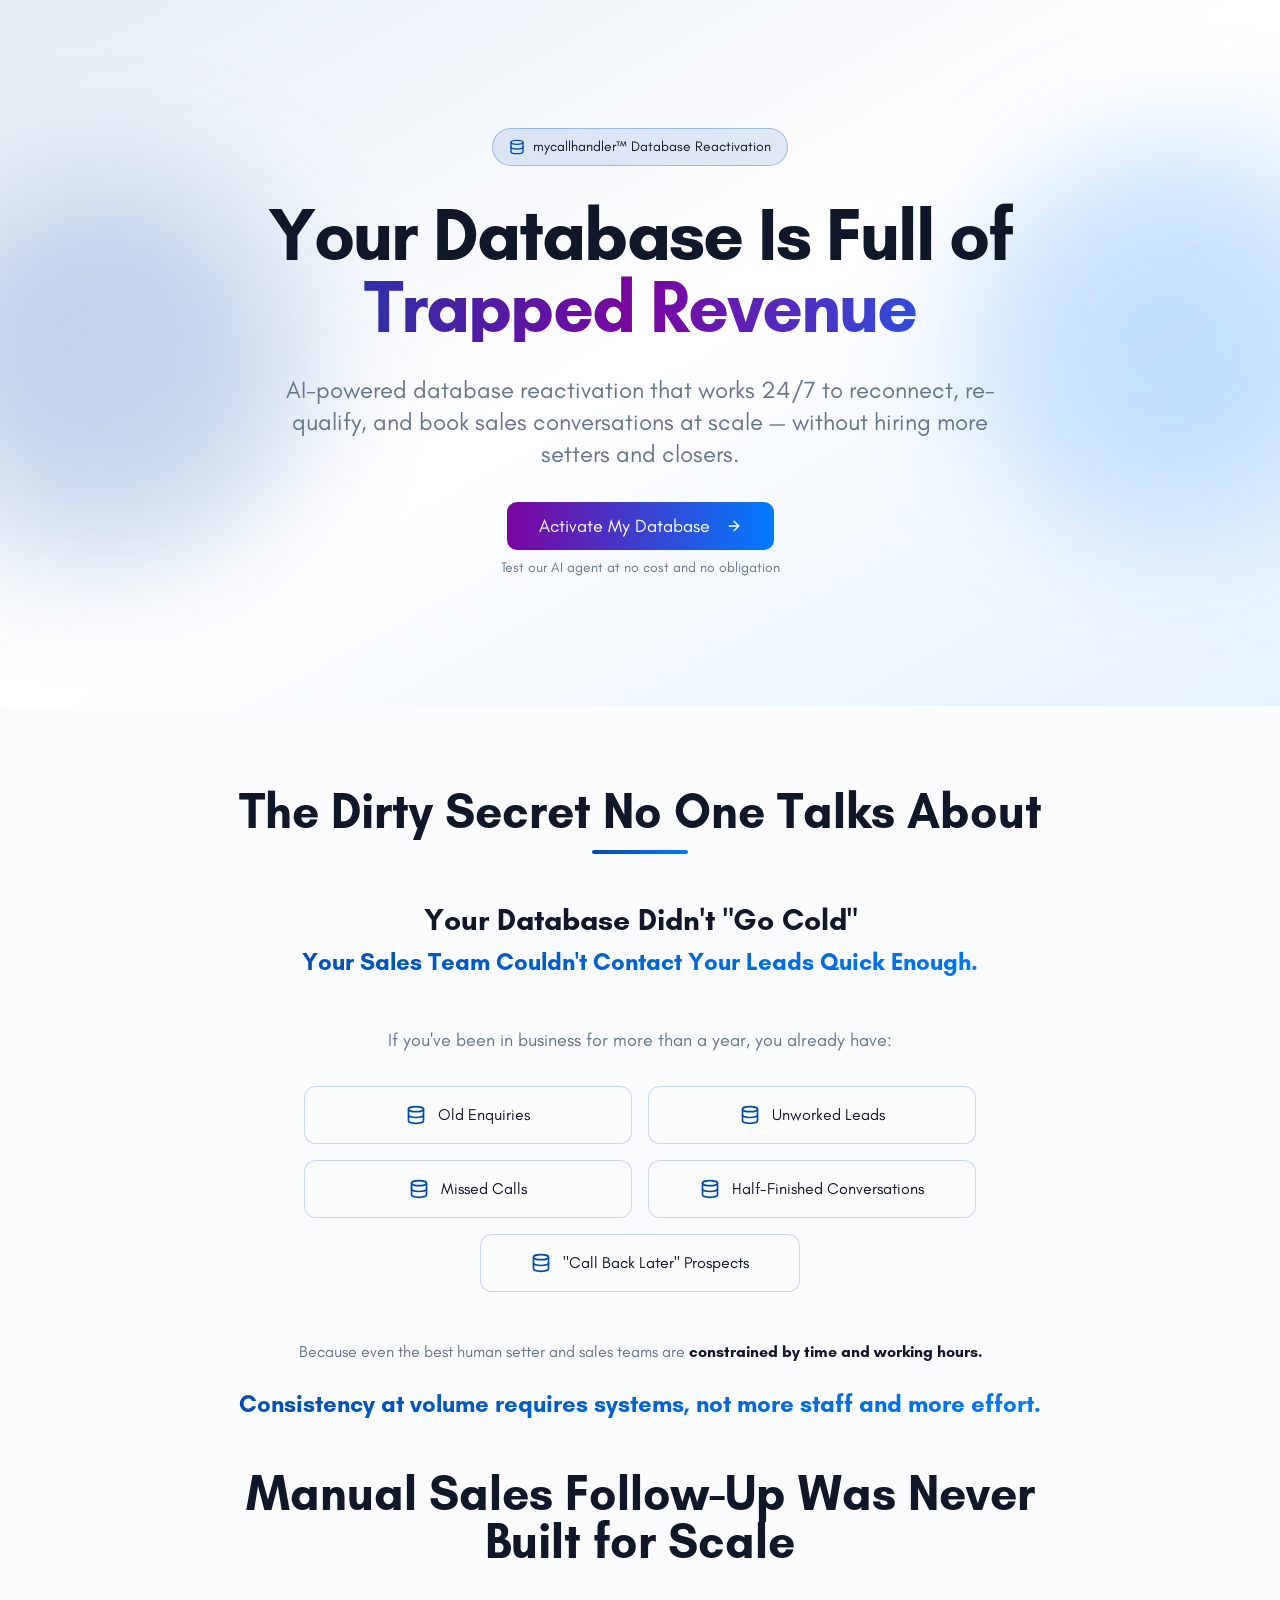
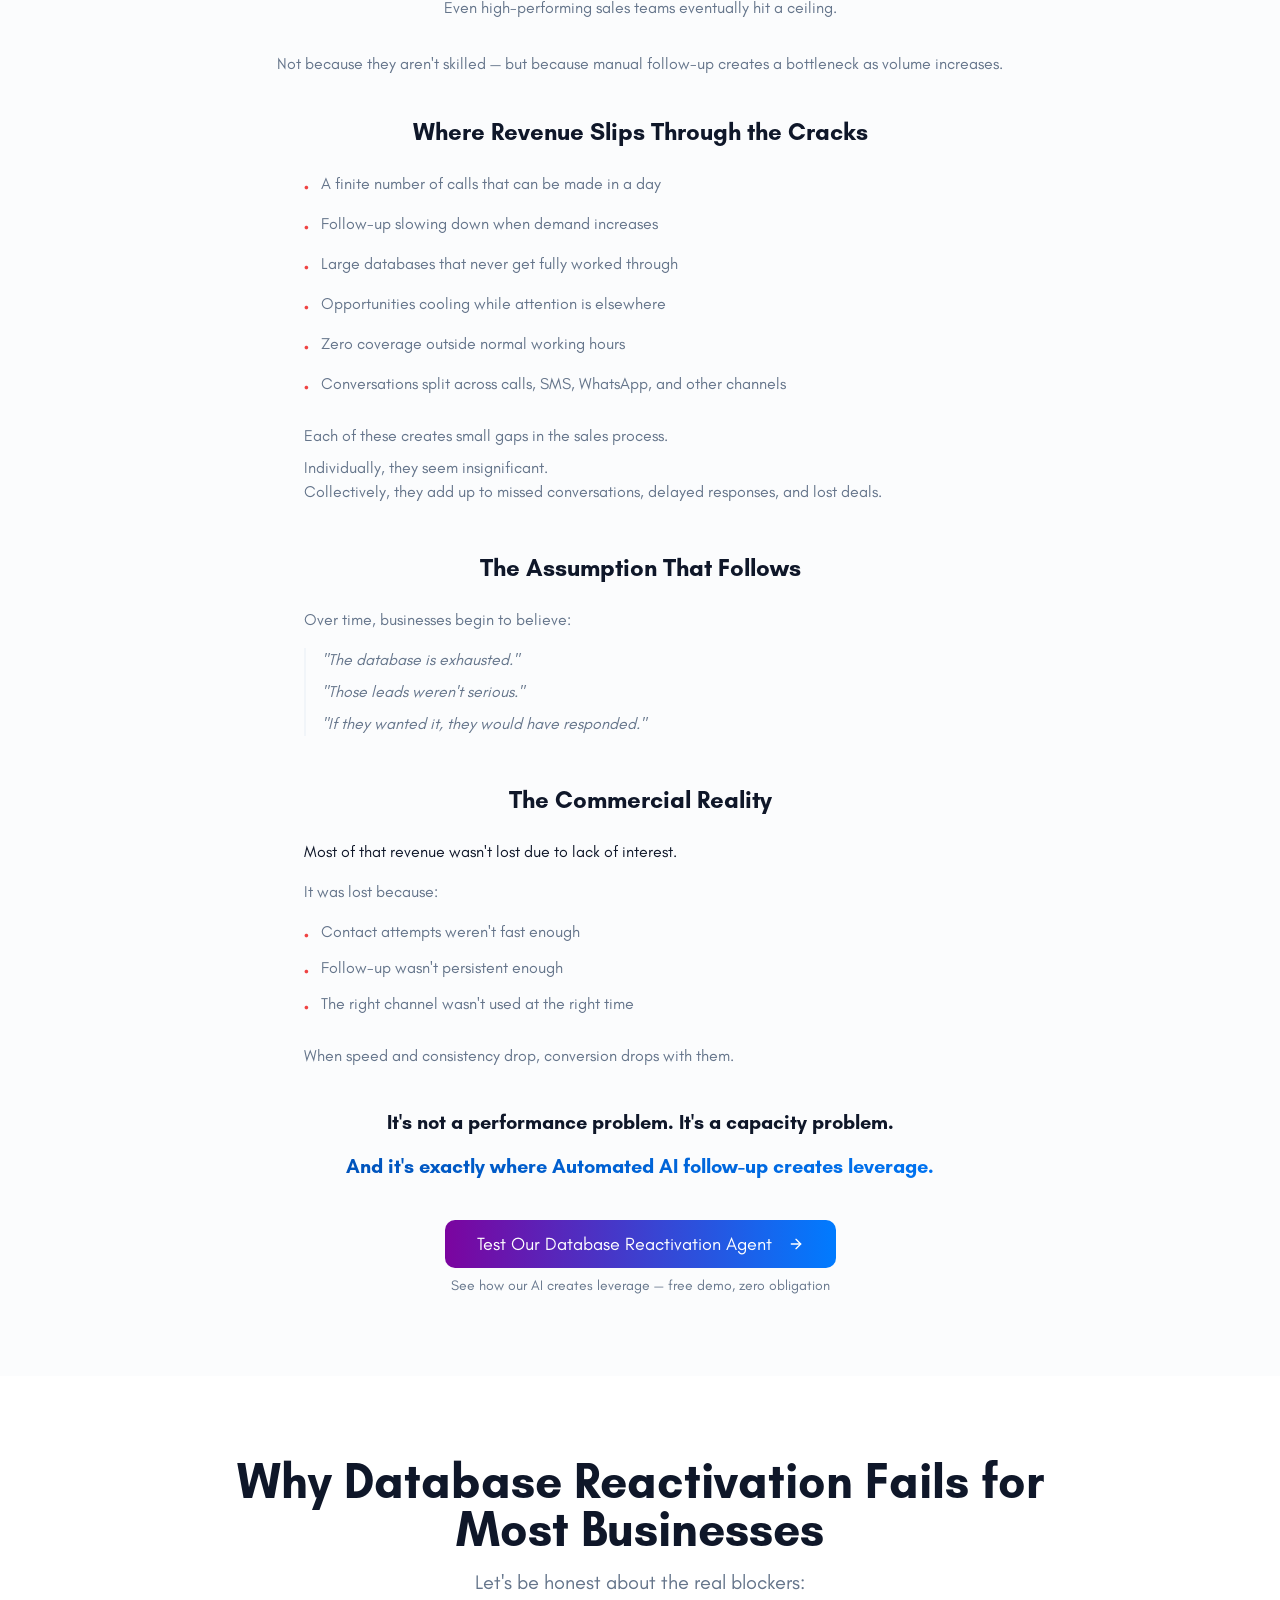
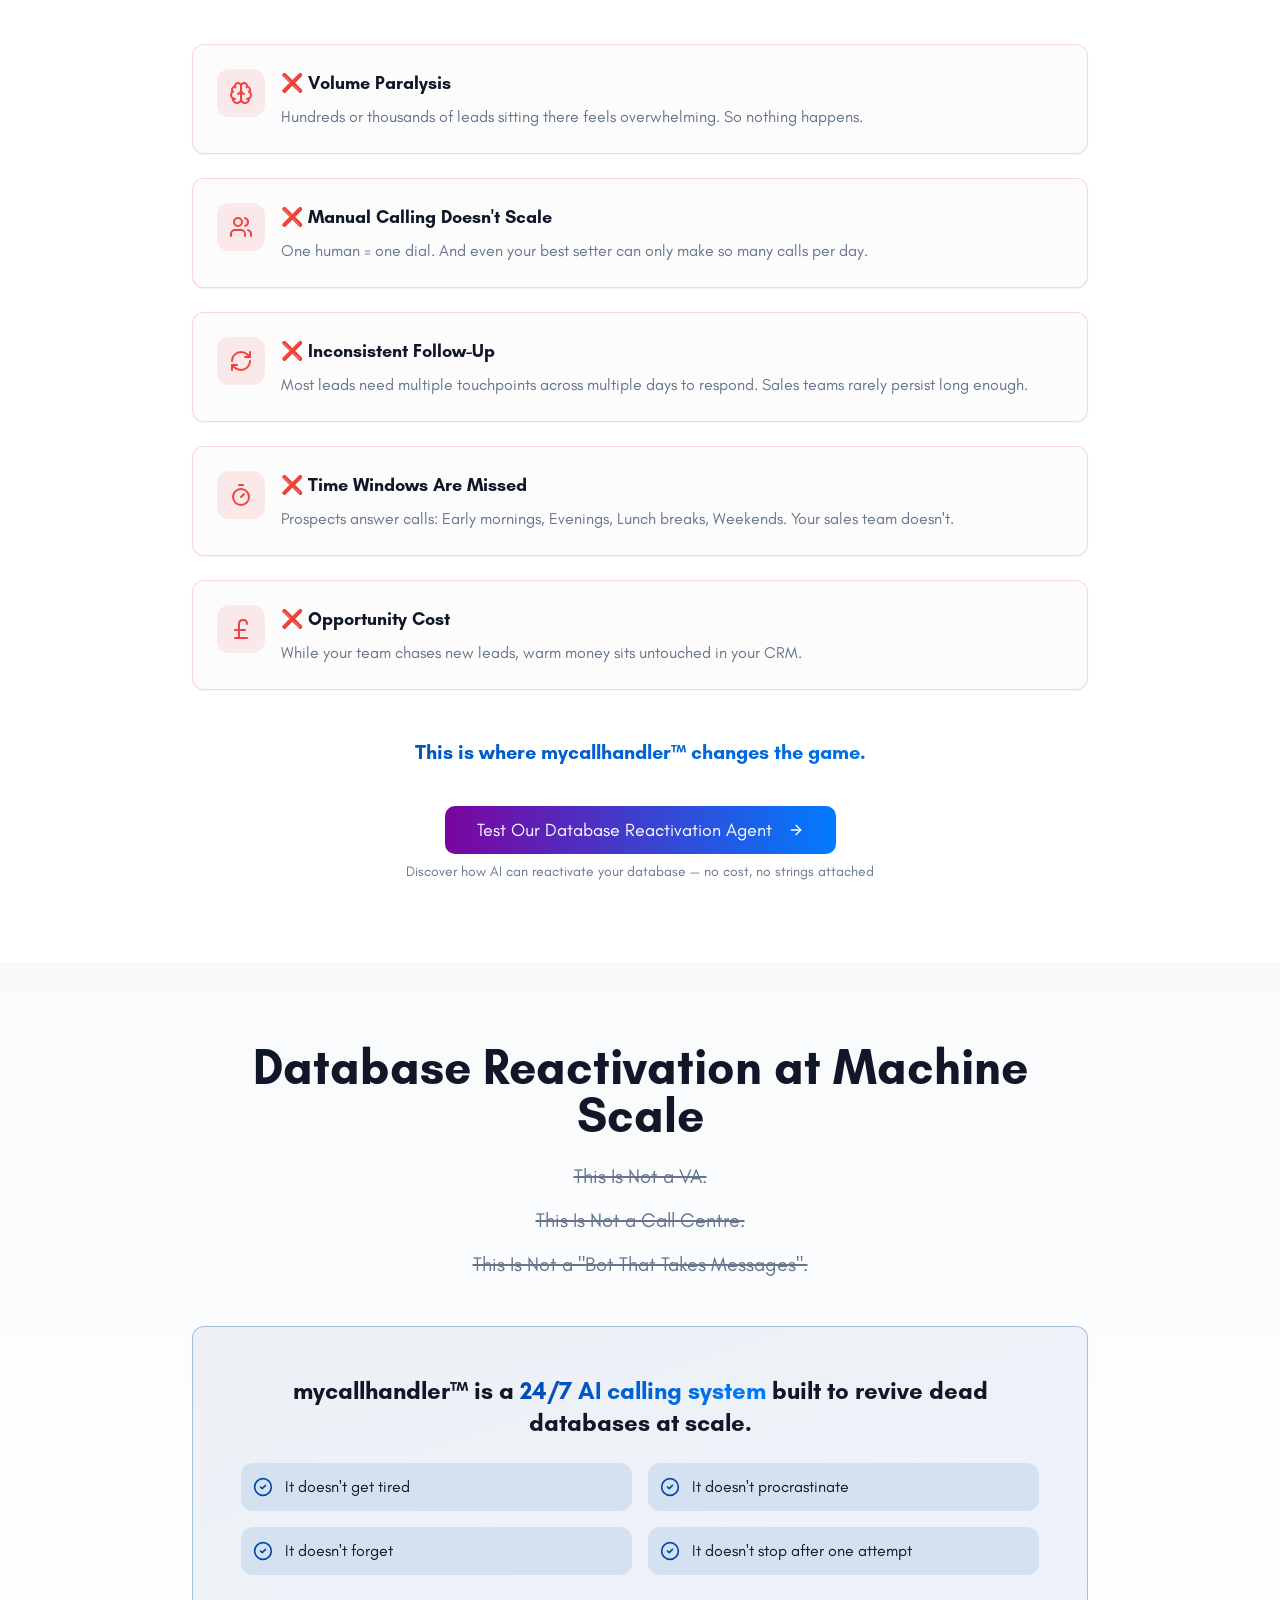
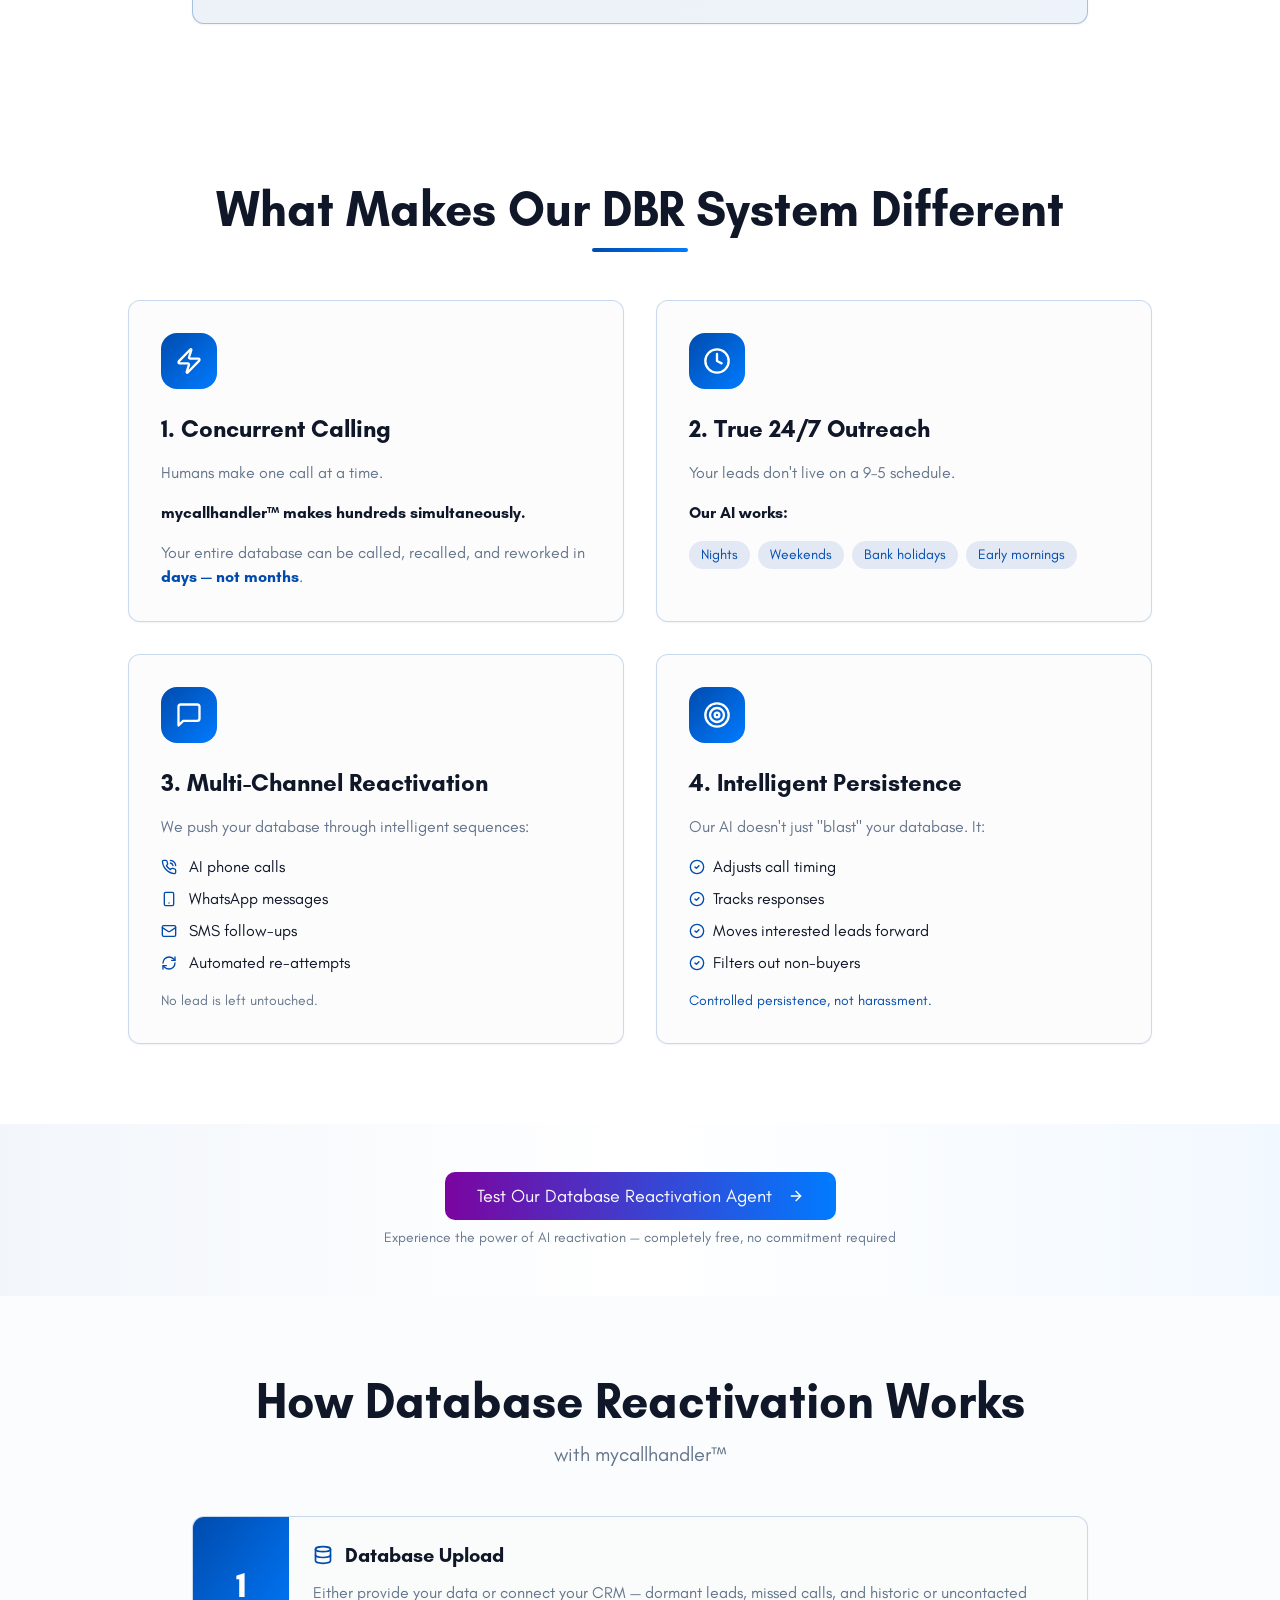
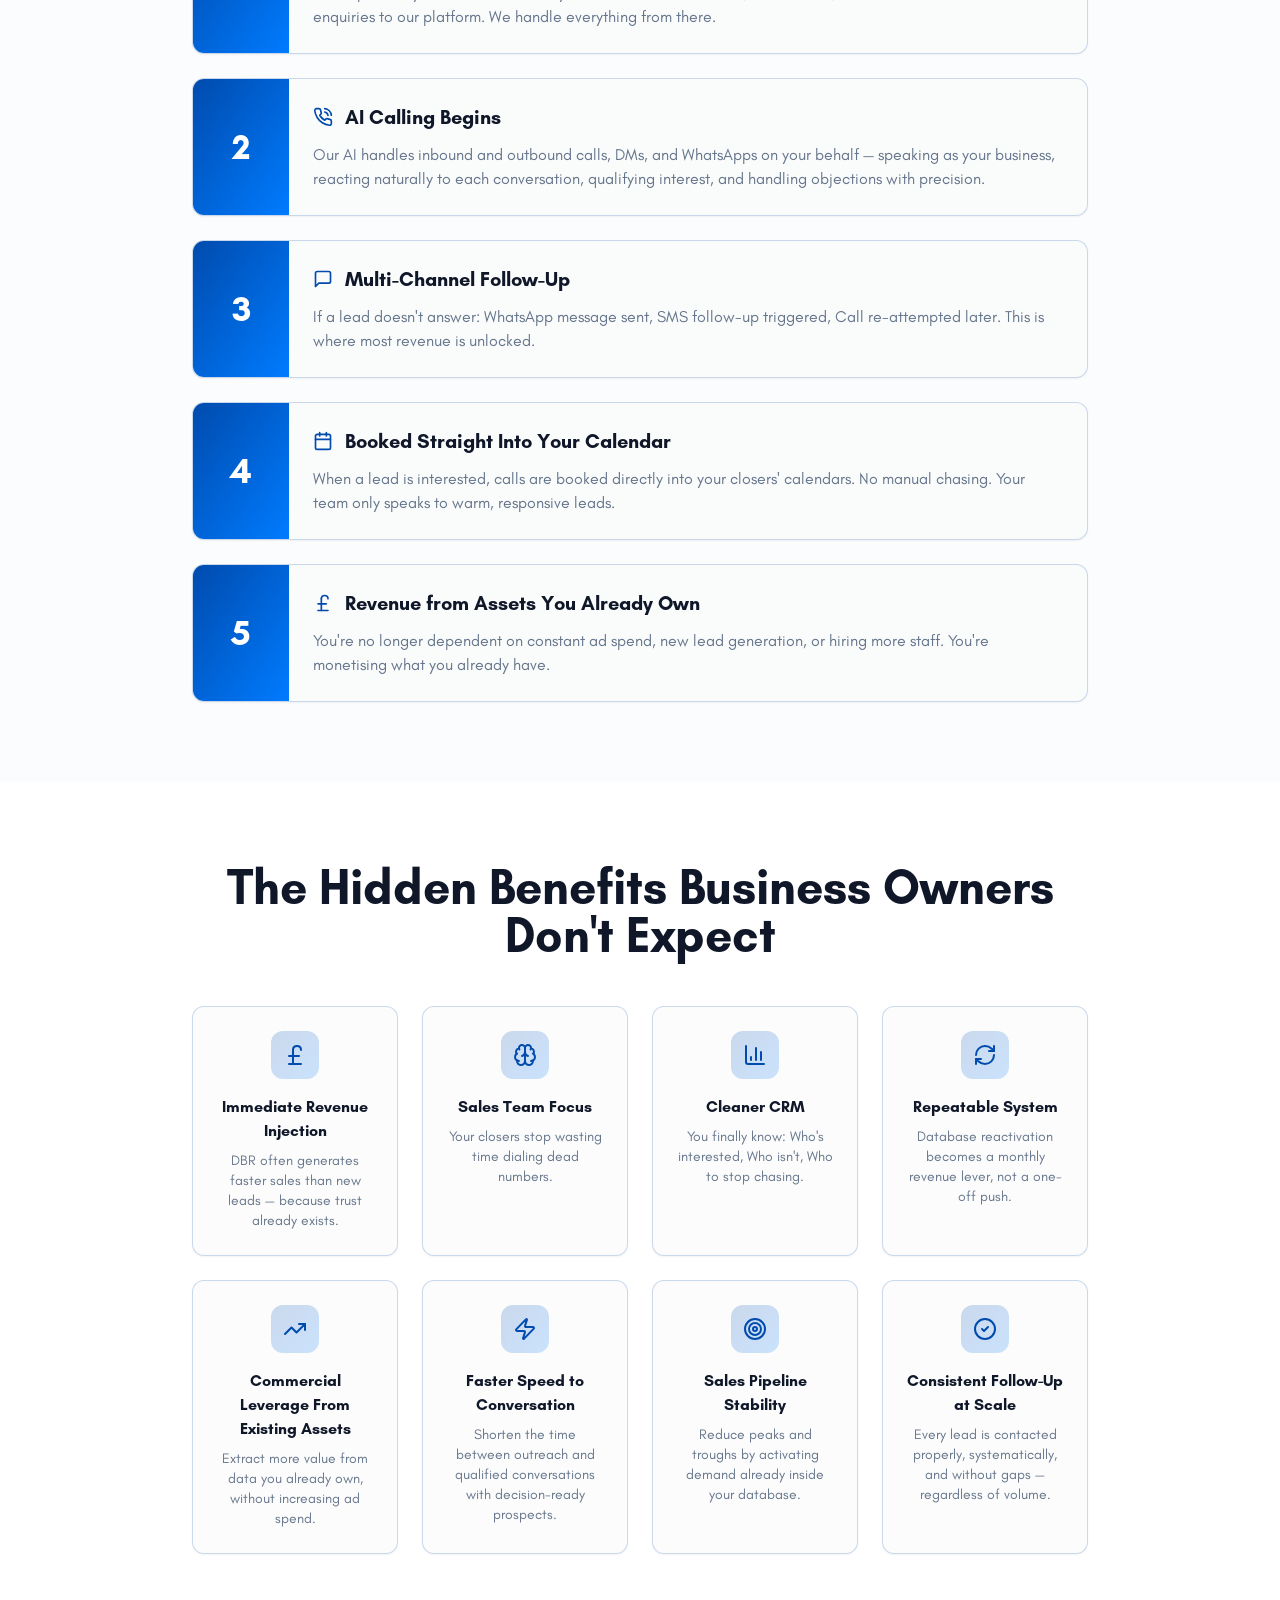
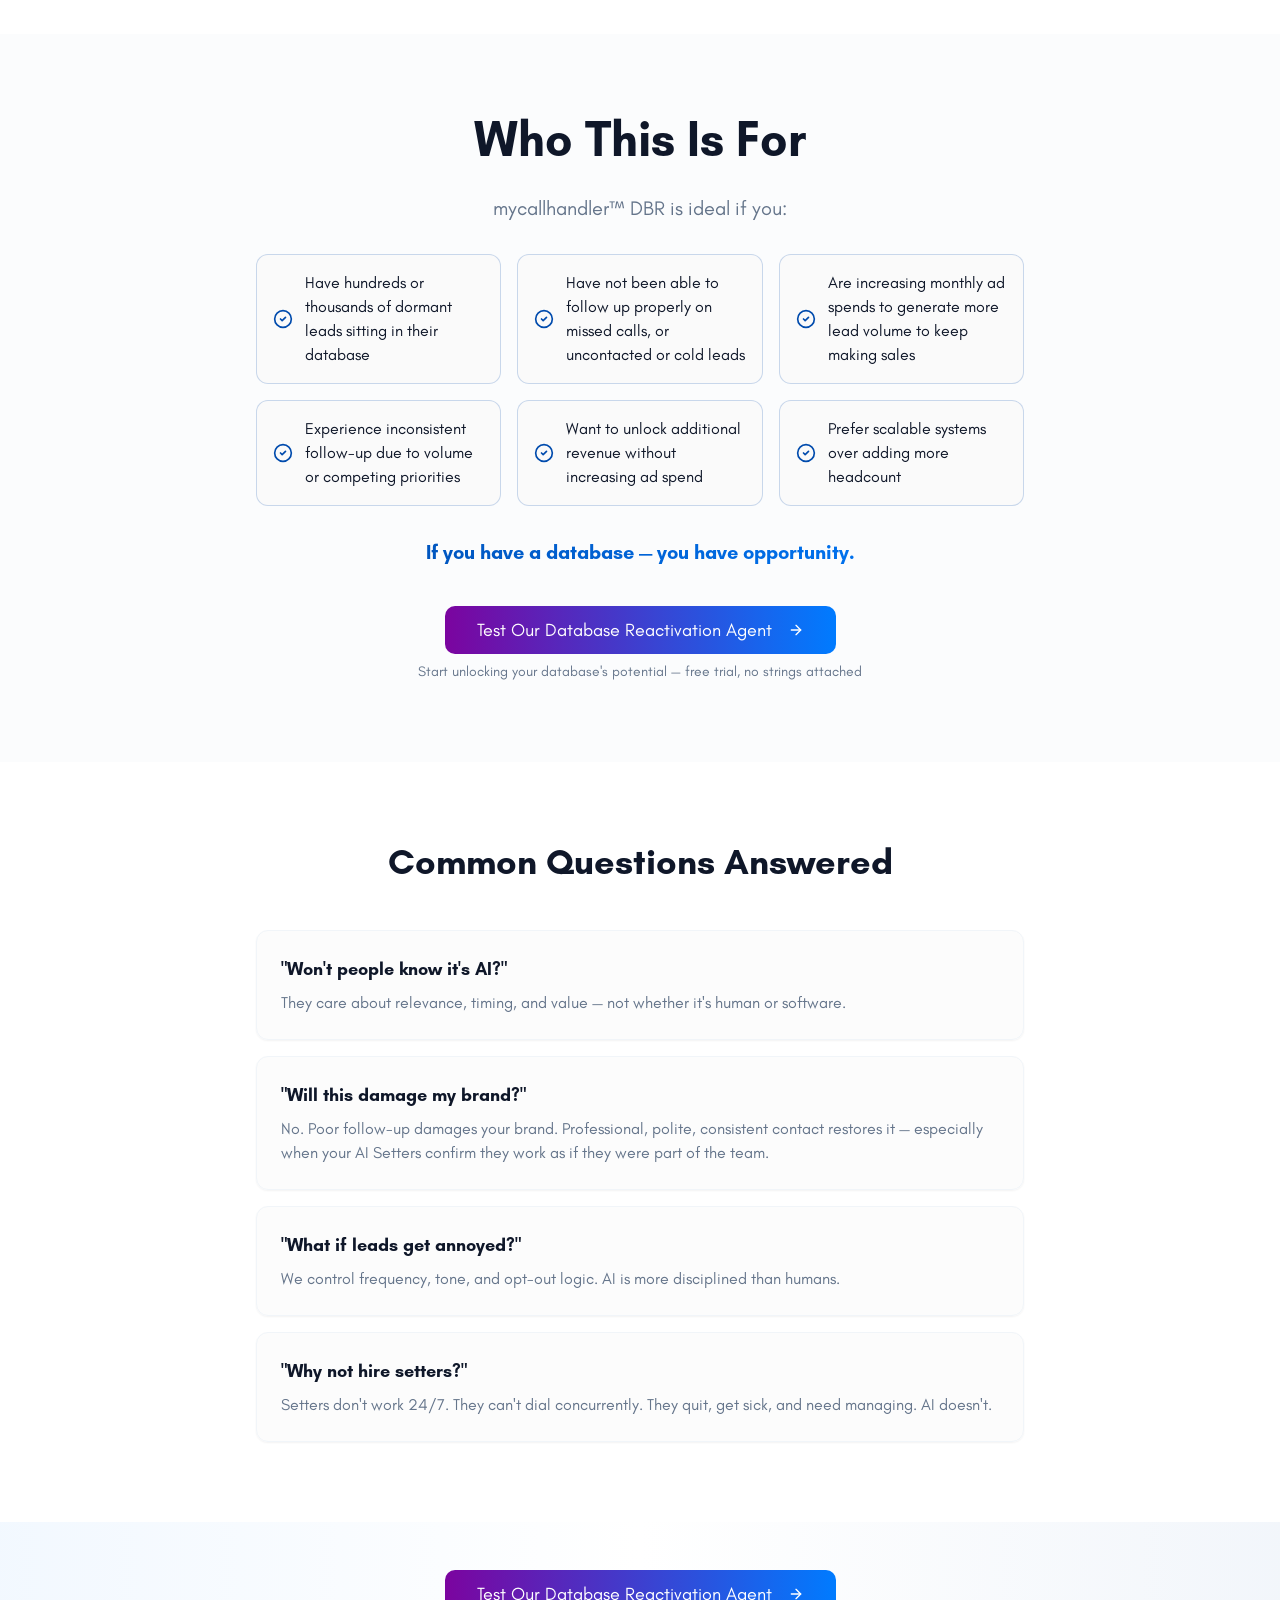
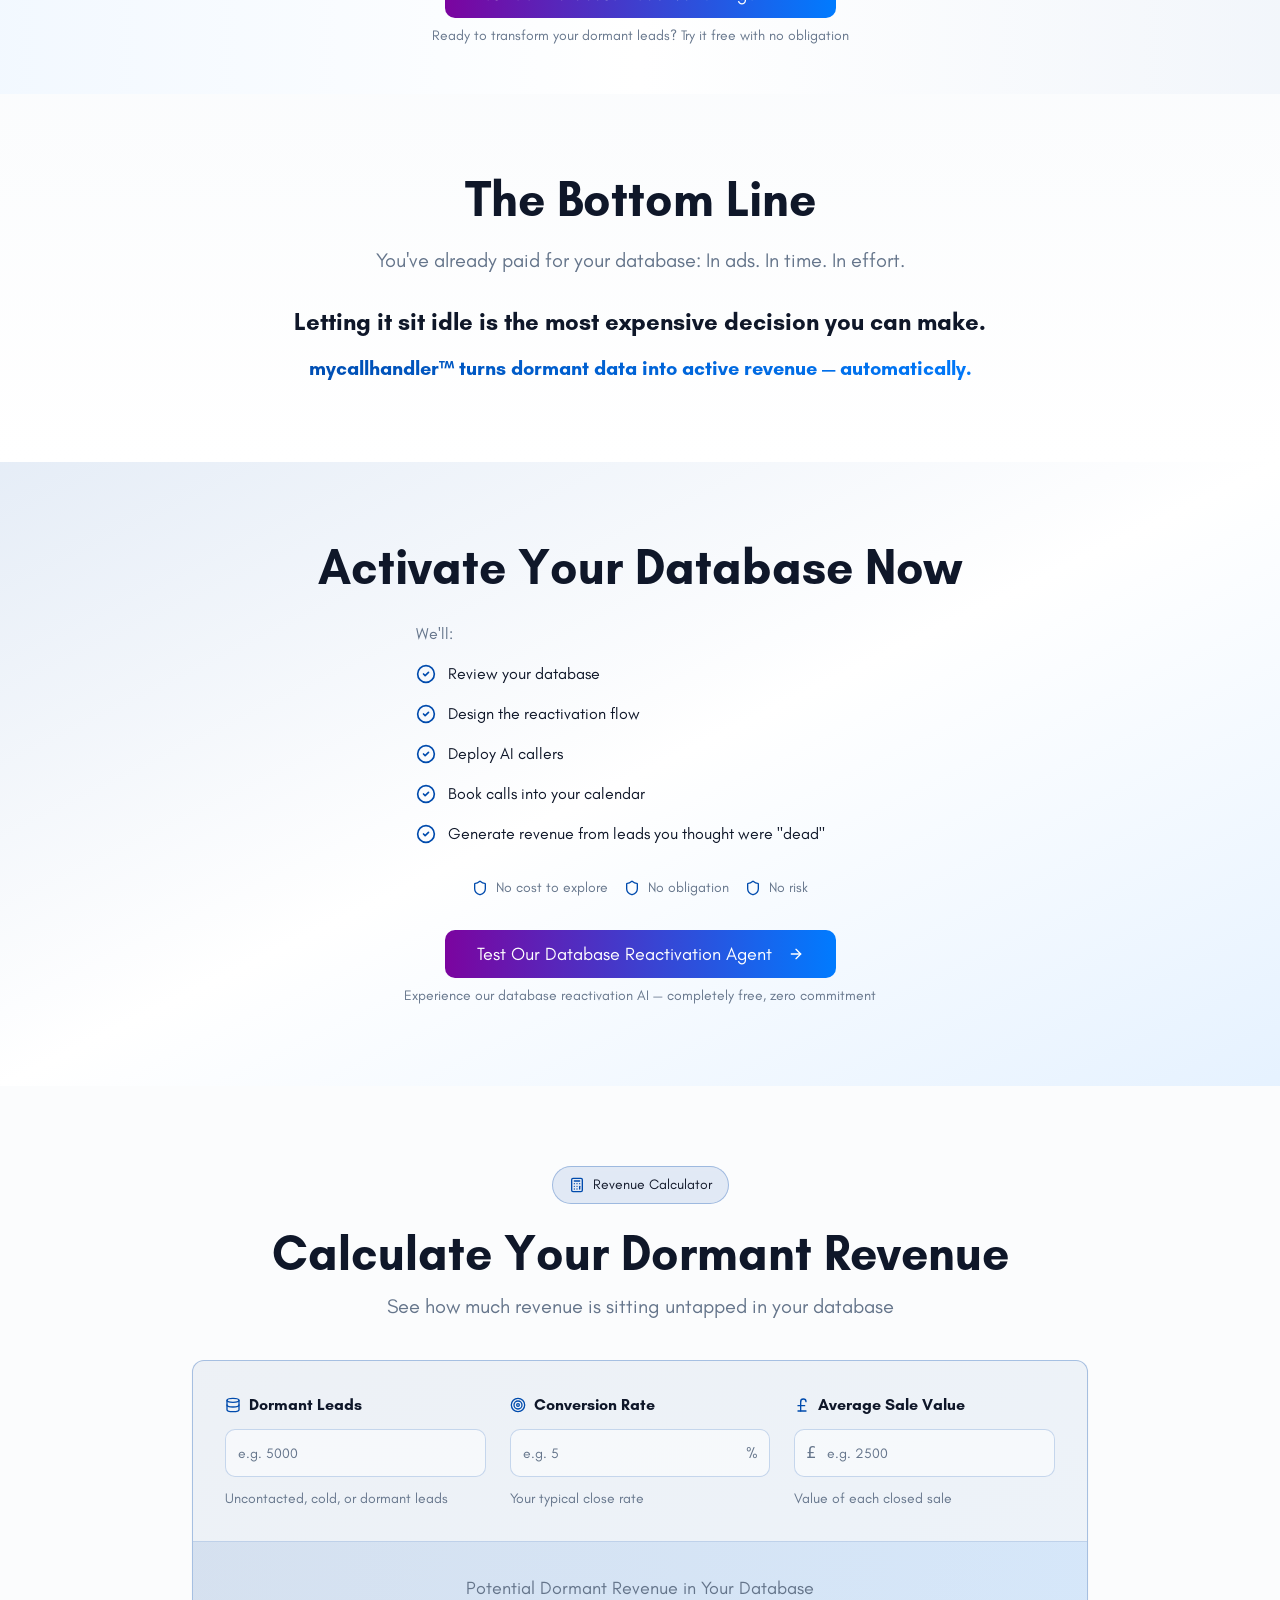
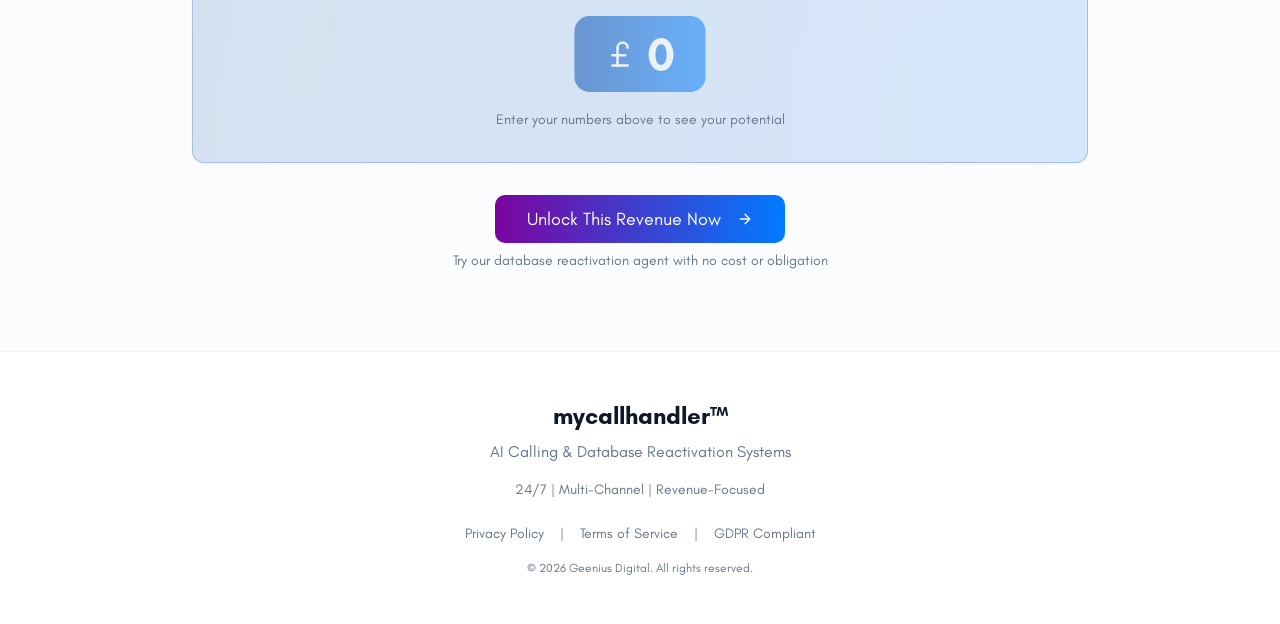
<file: databasereactivation.html>
<!doctype html>
<html lang="en"><head>
    <meta charset="UTF-8">
    <meta name="viewport" content="width=device-width, initial-scale=1.0">

    <!-- Google tag (gtag.js) -->
    <script async src="https://www.googletagmanager.com/gtag/js?id=G-D5BD402LVR"></script>
    <script>
      window.dataLayer = window.dataLayer || [];
      function gtag(){dataLayer.push(arguments);}

      // Consent Mode v2. Nothing is stored until the visitor accepts.
      gtag('consent', 'default', {
        ad_storage: 'denied',
        ad_user_data: 'denied',
        ad_personalization: 'denied',
        analytics_storage: 'denied',
        functionality_storage: 'granted',
        security_storage: 'granted',
        wait_for_update: 500
      });
      try {
        if (localStorage.getItem('cookie-consent') === 'accepted') {
          gtag('consent', 'update', {
            ad_storage: 'granted',
            ad_user_data: 'granted',
            ad_personalization: 'granted',
            analytics_storage: 'granted'
          });
        }
      } catch (e) {}

      gtag('js', new Date());

      gtag('config', 'G-D5BD402LVR');
    </script>
    <title>Database Reactivation with AI | Revive Dormant Leads | Geenius AI</title>
    <meta name="description" content="Unlock hidden revenue in your dormant customer database. Geenius AI reactivates old leads with AI voice calls and messaging. Calculate your potential revenue now.">
    <meta name="author" content="Geenius AI">
    <meta name="robots" content="index, follow">
    <link rel="canonical" href="https://www.geeniusdigital.com/databasereactivation">

    <!-- Open Graph -->
    <meta property="og:type" content="website">
    <meta property="og:url" content="https://www.geeniusdigital.com/databasereactivation">
    <meta property="og:title" content="Database Reactivation with AI | Revive Dormant Leads | Geenius AI">
    <meta property="og:description" content="Unlock hidden revenue in your dormant customer database. Geenius AI reactivates old leads with AI voice calls and messaging. Calculate your potential revenue now.">
    <meta property="og:image" content="https://www.geeniusdigital.com/og-image.png">
    <meta property="og:site_name" content="Geenius AI">
    <meta property="og:locale" content="en_GB">

    <!-- Twitter Card -->
    <meta name="twitter:card" content="summary_large_image">
    <meta name="twitter:title" content="Database Reactivation with AI | Revive Dormant Leads | Geenius AI">
    <meta name="twitter:description" content="Unlock hidden revenue in your dormant customer database. Geenius AI reactivates old leads with AI voice calls and messaging. Calculate your potential revenue now.">
    <meta name="twitter:image" content="https://www.geeniusdigital.com/og-image.png">

    <!-- Favicon -->
    <link rel="icon" type="image/x-icon" href="https://storage.googleapis.com/gpt-engineer-file-uploads/6ILTWEbeGMOBGvfyK51NenK8gHO2/uploads/1762470176589-android-chrome-512x512.png">

    <!-- JSON-LD Structured Data -->
    <script type="application/ld+json">
    {
      "@context": "https://schema.org",
      "@type": "Organization",
      "name": "Geenius AI",
      "url": "https://www.geeniusdigital.com",
      "description": "AI-powered voice agents and messaging automation for businesses. Handle inbound and outbound calls, WhatsApp, Facebook Messenger, Instagram DM and more.",
      "contactPoint": {
        "@type": "ContactPoint",
        "contactType": "sales",
        "availableLanguage": "English"
      },
      "sameAs": [],
      "logo": "https://www.geeniusdigital.com/assets/geenius-logo.png"
    }
    </script>
    <script type="application/ld+json">
    {
      "@context": "https://schema.org",
      "@type": "SoftwareApplication",
      "name": "Geenius AI",
      "applicationCategory": "BusinessApplication",
      "operatingSystem": "Web",
      "description": "AI employee that handles voice calls and messaging across WhatsApp, Facebook Messenger, Instagram DM, and more."
    }
    </script>
    <!-- Meta Pixel Code -->
    <script>
    // Held until the visitor accepts cookies. assets/site.js calls this on Accept.
    window.gxLoadPixel = function () {
      if (window.__gxPixelLoaded) return;
      window.__gxPixelLoaded = true;
      !function(f,b,e,v,n,t,s)
      {if(f.fbq)return;n=f.fbq=function(){n.callMethod?
      n.callMethod.apply(n,arguments):n.queue.push(arguments)};
      if(!f._fbq)f._fbq=n;n.push=n;n.loaded=!0;n.version='2.0';
      n.queue=[];t=b.createElement(e);t.async=!0;
      t.src=v;s=b.getElementsByTagName(e)[0];
      s.parentNode.insertBefore(t,s)}(window, document,'script',
      'https://connect.facebook.net/en_US/fbevents.js');
      fbq('init', '1123335949846125');
      fbq('track', 'PageView');
    };
    try {
      if (localStorage.getItem('cookie-consent') === 'accepted') window.gxLoadPixel();
    } catch (e) {}
    </script>
    <!-- End Meta Pixel Code -->
    
    <link rel="preconnect" href="https://storage.googleapis.com" crossorigin>
    <link rel="dns-prefetch" href="https://services.leadconnectorhq.com">
    <link rel="dns-prefetch" href="https://connect.facebook.net">
    <link rel="stylesheet" href="assets/styles.css">
    <link rel="stylesheet" href="assets/site.css?v=1793105166">
      <script type="application/ld+json">
    {
      "@context": "https://schema.org",
      "@type": "Service",
      "name": "Database Reactivation",
      "description": "AI outbound calling that reactivates dormant leads and past customers in an existing database.",
      "serviceType": "AI voice agent",
      "provider": {
        "@type": "Organization",
        "name": "Geenius AI",
        "url": "https://www.geeniusdigital.com"
      },
      "areaServed": {
        "@type": "Country",
        "name": "United Kingdom"
      },
      "url": "https://www.geeniusdigital.com/databasereactivation"
    }
    </script>
    <script type="application/ld+json">
    {
      "@context": "https://schema.org",
      "@type": "BreadcrumbList",
      "itemListElement": [
        {
          "@type": "ListItem",
          "position": 1,
          "name": "Home",
          "item": "https://www.geeniusdigital.com/"
        },
        {
          "@type": "ListItem",
          "position": 2,
          "name": "Database Reactivation",
          "item": "https://www.geeniusdigital.com/databasereactivation"
        }
      ]
    }
    </script>
  </head>
  <body>
    <div id="root"><div role="region" aria-label="Notifications (F8)" tabindex="-1" style="pointer-events: none;"></div><section aria-label="Notifications alt+T" tabindex="-1" aria-live="polite" aria-relevant="additions text" aria-atomic="false"></section><div class="min-h-screen bg-background"><section class="relative py-20 md:py-32 overflow-hidden"><div class="absolute inset-0 bg-gradient-to-br from-primary/10 via-background to-accent/10"></div><div class="absolute top-1/4 -left-20 w-96 h-96 bg-primary/20 rounded-full blur-3xl animate-pulse"></div><div class="absolute bottom-1/4 -right-20 w-96 h-96 bg-accent/20 rounded-full blur-3xl animate-pulse delay-1000"></div><div class="container relative z-10 px-4 mx-auto"><div class="max-w-4xl mx-auto text-center space-y-8"><div class="inline-flex items-center gap-2 px-4 py-2 rounded-full border border-primary/30 bg-primary/10 backdrop-blur-sm"><svg xmlns="http://www.w3.org/2000/svg" width="24" height="24" viewBox="0 0 24 24" fill="none" stroke="currentColor" stroke-width="2" stroke-linecap="round" stroke-linejoin="round" class="lucide lucide-database h-4 w-4 text-primary"><ellipse cx="12" cy="5" rx="9" ry="3"></ellipse><path d="M3 5V19A9 3 0 0 0 21 19V5"></path><path d="M3 12A9 3 0 0 0 21 12"></path></svg><span class="text-sm font-medium">mycallhandler™ Database Reactivation</span></div><h1 class="text-4xl md:text-6xl lg:text-7xl font-bold tracking-tight"><span class="block text-foreground">Your Database Is Full of</span><span class="block text-transparent bg-clip-text bg-gradient-to-r from-primary via-secondary to-accent">Trapped Revenue</span></h1><p class="text-xl md:text-2xl text-muted-foreground max-w-3xl mx-auto">AI-powered database reactivation that works 24/7 to reconnect, re-qualify, and book sales conversations at scale — without hiring more setters and closers.</p><div class="flex flex-col items-center gap-2"><button class="inline-flex items-center justify-center gap-2 whitespace-nowrap font-medium ring-offset-background transition-colors focus-visible:outline-none focus-visible:ring-2 focus-visible:ring-ring focus-visible:ring-offset-2 disabled:pointer-events-none disabled:opacity-50 [&amp;_svg]:pointer-events-none [&amp;_svg]:size-4 [&amp;_svg]:shrink-0 bg-primary hover:bg-primary/90 h-11 rounded-md text-base md:text-lg px-6 md:px-8 py-5 md:py-6 bg-gradient-to-r from-secondary to-accent hover:opacity-90 text-white group w-auto" data-gx="open-popup">Activate My Database<svg xmlns="http://www.w3.org/2000/svg" width="24" height="24" viewBox="0 0 24 24" fill="none" stroke="currentColor" stroke-width="2" stroke-linecap="round" stroke-linejoin="round" class="lucide lucide-arrow-right ml-2 h-4 w-4 md:h-5 md:w-5 group-hover:translate-x-1 transition-transform"><path d="M5 12h14"></path><path d="m12 5 7 7-7 7"></path></svg></button><p class="text-xs md:text-sm text-muted-foreground text-center px-4">Test our AI agent at no cost and no obligation</p></div></div></div></section><section class="py-20 bg-muted/30"><div class="container px-4 mx-auto"><div class="max-w-4xl mx-auto"><div class="text-center mb-12"><h2 class="text-3xl md:text-5xl font-bold mb-4">The Dirty Secret No One Talks About</h2><div class="h-1 w-24 bg-gradient-to-r from-primary to-accent mx-auto rounded-full"></div></div><h3 class="text-2xl md:text-3xl font-bold text-center mb-2">Your Database Didn't "Go Cold"</h3><p class="text-xl md:text-2xl text-center text-transparent bg-clip-text bg-gradient-to-r from-primary to-accent font-semibold mb-12">Your Sales Team Couldn't Contact Your Leads Quick Enough.</p><p class="text-lg text-muted-foreground text-center mb-8">If you've been in business for more than a year, you already have:</p><div class="grid grid-cols-2 gap-4 mb-4 max-w-2xl mx-auto"><div class="flex items-center justify-center gap-3 p-4 rounded-xl border border-primary/20 bg-card/50 backdrop-blur-sm"><svg xmlns="http://www.w3.org/2000/svg" width="24" height="24" viewBox="0 0 24 24" fill="none" stroke="currentColor" stroke-width="2" stroke-linecap="round" stroke-linejoin="round" class="lucide lucide-database h-5 w-5 text-primary flex-shrink-0"><ellipse cx="12" cy="5" rx="9" ry="3"></ellipse><path d="M3 5V19A9 3 0 0 0 21 19V5"></path><path d="M3 12A9 3 0 0 0 21 12"></path></svg><span class="text-foreground font-medium">Old Enquiries</span></div><div class="flex items-center justify-center gap-3 p-4 rounded-xl border border-primary/20 bg-card/50 backdrop-blur-sm"><svg xmlns="http://www.w3.org/2000/svg" width="24" height="24" viewBox="0 0 24 24" fill="none" stroke="currentColor" stroke-width="2" stroke-linecap="round" stroke-linejoin="round" class="lucide lucide-database h-5 w-5 text-primary flex-shrink-0"><ellipse cx="12" cy="5" rx="9" ry="3"></ellipse><path d="M3 5V19A9 3 0 0 0 21 19V5"></path><path d="M3 12A9 3 0 0 0 21 12"></path></svg><span class="text-foreground font-medium">Unworked Leads</span></div><div class="flex items-center justify-center gap-3 p-4 rounded-xl border border-primary/20 bg-card/50 backdrop-blur-sm"><svg xmlns="http://www.w3.org/2000/svg" width="24" height="24" viewBox="0 0 24 24" fill="none" stroke="currentColor" stroke-width="2" stroke-linecap="round" stroke-linejoin="round" class="lucide lucide-database h-5 w-5 text-primary flex-shrink-0"><ellipse cx="12" cy="5" rx="9" ry="3"></ellipse><path d="M3 5V19A9 3 0 0 0 21 19V5"></path><path d="M3 12A9 3 0 0 0 21 12"></path></svg><span class="text-foreground font-medium">Missed Calls</span></div><div class="flex items-center justify-center gap-3 p-4 rounded-xl border border-primary/20 bg-card/50 backdrop-blur-sm"><svg xmlns="http://www.w3.org/2000/svg" width="24" height="24" viewBox="0 0 24 24" fill="none" stroke="currentColor" stroke-width="2" stroke-linecap="round" stroke-linejoin="round" class="lucide lucide-database h-5 w-5 text-primary flex-shrink-0"><ellipse cx="12" cy="5" rx="9" ry="3"></ellipse><path d="M3 5V19A9 3 0 0 0 21 19V5"></path><path d="M3 12A9 3 0 0 0 21 12"></path></svg><span class="text-foreground font-medium">Half-Finished Conversations</span></div></div><div class="flex justify-center mb-12"><div class="flex items-center justify-center gap-3 p-4 rounded-xl border border-primary/20 bg-card/50 backdrop-blur-sm w-full max-w-[calc(50%-0.5rem)] md:max-w-xs"><svg xmlns="http://www.w3.org/2000/svg" width="24" height="24" viewBox="0 0 24 24" fill="none" stroke="currentColor" stroke-width="2" stroke-linecap="round" stroke-linejoin="round" class="lucide lucide-database h-5 w-5 text-primary flex-shrink-0"><ellipse cx="12" cy="5" rx="9" ry="3"></ellipse><path d="M3 5V19A9 3 0 0 0 21 19V5"></path><path d="M3 12A9 3 0 0 0 21 12"></path></svg><span class="text-foreground font-medium text-center">"Call Back Later" Prospects</span></div></div><p class="text-muted-foreground text-center">Because even the best human setter and sales teams are <span class="text-foreground font-semibold">constrained by time and working hours.</span></p><p class="text-xl md:text-2xl text-center text-transparent bg-clip-text bg-gradient-to-r from-primary to-accent font-semibold mt-6">Consistency at volume requires systems, not more staff and more effort.</p><div class="mt-12"><h2 class="text-3xl md:text-5xl font-bold text-center mb-8">Manual Sales Follow-Up Was Never Built for Scale</h2><p class="text-center text-muted-foreground mb-8 max-w-3xl mx-auto">Even high-performing sales teams eventually hit a ceiling.</p><p class="text-center text-muted-foreground mb-10 max-w-3xl mx-auto">Not because they aren't skilled — but because manual follow-up creates a bottleneck as volume increases.</p><div class="mb-12"><h4 class="text-xl md:text-2xl font-semibold text-center mb-6 text-foreground">Where Revenue Slips Through the Cracks</h4><div class="max-w-2xl mx-auto"><ul class="space-y-3 text-muted-foreground"><li class="flex items-start gap-3"><span class="text-destructive mt-1">•</span>A finite number of calls that can be made in a day</li><li class="flex items-start gap-3"><span class="text-destructive mt-1">•</span>Follow-up slowing down when demand increases</li><li class="flex items-start gap-3"><span class="text-destructive mt-1">•</span>Large databases that never get fully worked through</li><li class="flex items-start gap-3"><span class="text-destructive mt-1">•</span>Opportunities cooling while attention is elsewhere</li><li class="flex items-start gap-3"><span class="text-destructive mt-1">•</span>Zero coverage outside normal working hours</li><li class="flex items-start gap-3"><span class="text-destructive mt-1">•</span>Conversations split across calls, SMS, WhatsApp, and other channels</li></ul><p class="mt-6 text-muted-foreground">Each of these creates small gaps in the sales process.</p><p class="mt-2 text-muted-foreground">Individually, they seem insignificant.<br>Collectively, they add up to missed conversations, delayed responses, and lost deals.</p></div></div><div class="mb-12"><h4 class="text-xl md:text-2xl font-semibold text-center mb-6 text-foreground">The Assumption That Follows</h4><div class="max-w-2xl mx-auto"><p class="text-muted-foreground mb-4">Over time, businesses begin to believe:</p><div class="space-y-2 pl-4 border-l-2 border-muted italic text-muted-foreground mb-4"><p>"The database is exhausted."</p><p>"Those leads weren't serious."</p><p>"If they wanted it, they would have responded."</p></div></div></div><div class="mb-10"><h4 class="text-xl md:text-2xl font-semibold text-center mb-6 text-foreground">The Commercial Reality</h4><div class="max-w-2xl mx-auto"><p class="text-foreground font-medium mb-4">Most of that revenue wasn't lost due to lack of interest.</p><p class="text-muted-foreground mb-4">It was lost because:</p><ul class="space-y-2 text-muted-foreground mb-6"><li class="flex items-start gap-3"><span class="text-destructive mt-1">•</span>Contact attempts weren't fast enough</li><li class="flex items-start gap-3"><span class="text-destructive mt-1">•</span>Follow-up wasn't persistent enough</li><li class="flex items-start gap-3"><span class="text-destructive mt-1">•</span>The right channel wasn't used at the right time</li></ul><p class="text-muted-foreground mb-6">When speed and consistency drop, conversion drops with them.</p></div></div><div class="text-center mt-10"><p class="text-xl text-foreground font-semibold">It's not a performance problem. It's a capacity problem.</p><p class="text-xl text-transparent bg-clip-text bg-gradient-to-r from-primary to-accent font-semibold mt-4">And it's exactly where Automated AI follow-up creates leverage.</p></div><div class="flex flex-col items-center gap-2 mt-10"><button class="inline-flex items-center justify-center gap-2 whitespace-nowrap font-medium ring-offset-background transition-colors focus-visible:outline-none focus-visible:ring-2 focus-visible:ring-ring focus-visible:ring-offset-2 disabled:pointer-events-none disabled:opacity-50 [&amp;_svg]:pointer-events-none [&amp;_svg]:size-4 [&amp;_svg]:shrink-0 bg-primary hover:bg-primary/90 h-11 rounded-md text-sm md:text-lg px-5 md:px-8 py-4 md:py-6 bg-gradient-to-r from-secondary to-accent hover:opacity-90 text-white group w-auto" data-gx="open-popup"><span class="hidden md:inline">Test Our Database Reactivation Agent</span><span class="md:hidden">Test Our AI Agent</span><svg xmlns="http://www.w3.org/2000/svg" width="24" height="24" viewBox="0 0 24 24" fill="none" stroke="currentColor" stroke-width="2" stroke-linecap="round" stroke-linejoin="round" class="lucide lucide-arrow-right ml-2 h-4 w-4 md:h-5 md:w-5 group-hover:translate-x-1 transition-transform"><path d="M5 12h14"></path><path d="m12 5 7 7-7 7"></path></svg></button><p class="text-xs md:text-sm text-muted-foreground text-center px-4">See how our AI creates leverage — free demo, zero obligation</p></div></div></div></div></section><section class="py-20"><div class="container px-4 mx-auto"><div class="max-w-4xl mx-auto"><div class="text-center mb-12"><h2 class="text-3xl md:text-5xl font-bold mb-4">Why Database Reactivation Fails for Most Businesses</h2><p class="text-xl text-muted-foreground">Let's be honest about the real blockers:</p></div><div class="grid gap-6"><div class="rounded-lg border text-card-foreground shadow-sm border-destructive/20 bg-card/50 hover:border-destructive/40 transition-colors"><div class="p-6 flex gap-4"><div class="flex-shrink-0 w-12 h-12 rounded-xl bg-destructive/10 flex items-center justify-center"><svg xmlns="http://www.w3.org/2000/svg" width="24" height="24" viewBox="0 0 24 24" fill="none" stroke="currentColor" stroke-width="2" stroke-linecap="round" stroke-linejoin="round" class="lucide lucide-brain h-6 w-6 text-destructive"><path d="M12 5a3 3 0 1 0-5.997.125 4 4 0 0 0-2.526 5.77 4 4 0 0 0 .556 6.588A4 4 0 1 0 12 18Z"></path><path d="M12 5a3 3 0 1 1 5.997.125 4 4 0 0 1 2.526 5.77 4 4 0 0 1-.556 6.588A4 4 0 1 1 12 18Z"></path><path d="M15 13a4.5 4.5 0 0 1-3-4 4.5 4.5 0 0 1-3 4"></path><path d="M17.599 6.5a3 3 0 0 0 .399-1.375"></path><path d="M6.003 5.125A3 3 0 0 0 6.401 6.5"></path><path d="M3.477 10.896a4 4 0 0 1 .585-.396"></path><path d="M19.938 10.5a4 4 0 0 1 .585.396"></path><path d="M6 18a4 4 0 0 1-1.967-.516"></path><path d="M19.967 17.484A4 4 0 0 1 18 18"></path></svg></div><div><h3 class="font-semibold text-lg mb-2">❌ Volume Paralysis</h3><p class="text-muted-foreground">Hundreds or thousands of leads sitting there feels overwhelming. So nothing happens.</p></div></div></div><div class="rounded-lg border text-card-foreground shadow-sm border-destructive/20 bg-card/50 hover:border-destructive/40 transition-colors"><div class="p-6 flex gap-4"><div class="flex-shrink-0 w-12 h-12 rounded-xl bg-destructive/10 flex items-center justify-center"><svg xmlns="http://www.w3.org/2000/svg" width="24" height="24" viewBox="0 0 24 24" fill="none" stroke="currentColor" stroke-width="2" stroke-linecap="round" stroke-linejoin="round" class="lucide lucide-users h-6 w-6 text-destructive"><path d="M16 21v-2a4 4 0 0 0-4-4H6a4 4 0 0 0-4 4v2"></path><circle cx="9" cy="7" r="4"></circle><path d="M22 21v-2a4 4 0 0 0-3-3.87"></path><path d="M16 3.13a4 4 0 0 1 0 7.75"></path></svg></div><div><h3 class="font-semibold text-lg mb-2">❌ Manual Calling Doesn't Scale</h3><p class="text-muted-foreground">One human = one dial. And even your best setter can only make so many calls per day.</p></div></div></div><div class="rounded-lg border text-card-foreground shadow-sm border-destructive/20 bg-card/50 hover:border-destructive/40 transition-colors"><div class="p-6 flex gap-4"><div class="flex-shrink-0 w-12 h-12 rounded-xl bg-destructive/10 flex items-center justify-center"><svg xmlns="http://www.w3.org/2000/svg" width="24" height="24" viewBox="0 0 24 24" fill="none" stroke="currentColor" stroke-width="2" stroke-linecap="round" stroke-linejoin="round" class="lucide lucide-refresh-cw h-6 w-6 text-destructive"><path d="M3 12a9 9 0 0 1 9-9 9.75 9.75 0 0 1 6.74 2.74L21 8"></path><path d="M21 3v5h-5"></path><path d="M21 12a9 9 0 0 1-9 9 9.75 9.75 0 0 1-6.74-2.74L3 16"></path><path d="M8 16H3v5"></path></svg></div><div><h3 class="font-semibold text-lg mb-2">❌ Inconsistent Follow-Up</h3><p class="text-muted-foreground">Most leads need multiple touchpoints across multiple days to respond. Sales teams rarely persist long enough.</p></div></div></div><div class="rounded-lg border text-card-foreground shadow-sm border-destructive/20 bg-card/50 hover:border-destructive/40 transition-colors"><div class="p-6 flex gap-4"><div class="flex-shrink-0 w-12 h-12 rounded-xl bg-destructive/10 flex items-center justify-center"><svg xmlns="http://www.w3.org/2000/svg" width="24" height="24" viewBox="0 0 24 24" fill="none" stroke="currentColor" stroke-width="2" stroke-linecap="round" stroke-linejoin="round" class="lucide lucide-timer h-6 w-6 text-destructive"><line x1="10" x2="14" y1="2" y2="2"></line><line x1="12" x2="15" y1="14" y2="11"></line><circle cx="12" cy="14" r="8"></circle></svg></div><div><h3 class="font-semibold text-lg mb-2">❌ Time Windows Are Missed</h3><p class="text-muted-foreground">Prospects answer calls: Early mornings, Evenings, Lunch breaks, Weekends. Your sales team doesn't.</p></div></div></div><div class="rounded-lg border text-card-foreground shadow-sm border-destructive/20 bg-card/50 hover:border-destructive/40 transition-colors"><div class="p-6 flex gap-4"><div class="flex-shrink-0 w-12 h-12 rounded-xl bg-destructive/10 flex items-center justify-center"><svg xmlns="http://www.w3.org/2000/svg" width="24" height="24" viewBox="0 0 24 24" fill="none" stroke="currentColor" stroke-width="2" stroke-linecap="round" stroke-linejoin="round" class="lucide lucide-pound-sterling h-6 w-6 text-destructive"><path d="M18 7c0-5.333-8-5.333-8 0"></path><path d="M10 7v14"></path><path d="M6 21h12"></path><path d="M6 13h10"></path></svg></div><div><h3 class="font-semibold text-lg mb-2">❌ Opportunity Cost</h3><p class="text-muted-foreground">While your team chases new leads, warm money sits untouched in your CRM.</p></div></div></div></div><div class="mt-12 text-center"><p class="text-xl font-semibold text-transparent bg-clip-text bg-gradient-to-r from-primary to-accent">This is where mycallhandler™ changes the game.</p></div><div class="flex flex-col items-center gap-2 mt-10"><button class="inline-flex items-center justify-center gap-2 whitespace-nowrap font-medium ring-offset-background transition-colors focus-visible:outline-none focus-visible:ring-2 focus-visible:ring-ring focus-visible:ring-offset-2 disabled:pointer-events-none disabled:opacity-50 [&amp;_svg]:pointer-events-none [&amp;_svg]:size-4 [&amp;_svg]:shrink-0 bg-primary hover:bg-primary/90 h-11 rounded-md text-sm md:text-lg px-5 md:px-8 py-4 md:py-6 bg-gradient-to-r from-secondary to-accent hover:opacity-90 text-white group w-auto" data-gx="open-popup"><span class="hidden md:inline">Test Our Database Reactivation Agent</span><span class="md:hidden">Test Our AI Agent</span><svg xmlns="http://www.w3.org/2000/svg" width="24" height="24" viewBox="0 0 24 24" fill="none" stroke="currentColor" stroke-width="2" stroke-linecap="round" stroke-linejoin="round" class="lucide lucide-arrow-right ml-2 h-4 w-4 md:h-5 md:w-5 group-hover:translate-x-1 transition-transform"><path d="M5 12h14"></path><path d="m12 5 7 7-7 7"></path></svg></button><p class="text-xs md:text-sm text-muted-foreground text-center px-4">Discover how AI can reactivate your database — no cost, no strings attached</p></div></div></div></section><section class="py-20 bg-gradient-to-b from-muted/50 to-background"><div class="container px-4 mx-auto"><div class="max-w-4xl mx-auto text-center"><h2 class="text-3xl md:text-5xl font-bold mb-6">Database Reactivation at Machine Scale</h2><div class="space-y-4 mb-12"><p class="text-xl text-muted-foreground line-through">This Is Not a VA.</p><p class="text-xl text-muted-foreground line-through">This Is Not a Call Centre.</p><p class="text-xl text-muted-foreground line-through">This Is Not a "Bot That Takes Messages".</p></div><div class="rounded-lg border bg-card text-card-foreground shadow-sm border-primary/30 bg-gradient-to-br from-primary/5 to-accent/5"><div class="p-8 md:p-12"><p class="text-xl md:text-2xl font-semibold mb-6">mycallhandler™ is a <span class="text-transparent bg-clip-text bg-gradient-to-r from-primary to-accent">24/7 AI calling system</span> built to revive dead databases at scale.</p><div class="grid md:grid-cols-2 gap-4"><div class="flex items-center gap-3 p-3 rounded-lg bg-primary/10"><svg xmlns="http://www.w3.org/2000/svg" width="24" height="24" viewBox="0 0 24 24" fill="none" stroke="currentColor" stroke-width="2" stroke-linecap="round" stroke-linejoin="round" class="lucide lucide-circle-check h-5 w-5 text-primary flex-shrink-0"><circle cx="12" cy="12" r="10"></circle><path d="m9 12 2 2 4-4"></path></svg><span class="text-foreground font-medium">It doesn't get tired</span></div><div class="flex items-center gap-3 p-3 rounded-lg bg-primary/10"><svg xmlns="http://www.w3.org/2000/svg" width="24" height="24" viewBox="0 0 24 24" fill="none" stroke="currentColor" stroke-width="2" stroke-linecap="round" stroke-linejoin="round" class="lucide lucide-circle-check h-5 w-5 text-primary flex-shrink-0"><circle cx="12" cy="12" r="10"></circle><path d="m9 12 2 2 4-4"></path></svg><span class="text-foreground font-medium">It doesn't procrastinate</span></div><div class="flex items-center gap-3 p-3 rounded-lg bg-primary/10"><svg xmlns="http://www.w3.org/2000/svg" width="24" height="24" viewBox="0 0 24 24" fill="none" stroke="currentColor" stroke-width="2" stroke-linecap="round" stroke-linejoin="round" class="lucide lucide-circle-check h-5 w-5 text-primary flex-shrink-0"><circle cx="12" cy="12" r="10"></circle><path d="m9 12 2 2 4-4"></path></svg><span class="text-foreground font-medium">It doesn't forget</span></div><div class="flex items-center gap-3 p-3 rounded-lg bg-primary/10"><svg xmlns="http://www.w3.org/2000/svg" width="24" height="24" viewBox="0 0 24 24" fill="none" stroke="currentColor" stroke-width="2" stroke-linecap="round" stroke-linejoin="round" class="lucide lucide-circle-check h-5 w-5 text-primary flex-shrink-0"><circle cx="12" cy="12" r="10"></circle><path d="m9 12 2 2 4-4"></path></svg><span class="text-foreground font-medium">It doesn't stop after one attempt</span></div></div></div></div></div></div></section><section class="py-20"><div class="container px-4 mx-auto"><div class="max-w-5xl mx-auto"><div class="text-center mb-12"><h2 class="text-3xl md:text-5xl font-bold mb-4">What Makes Our DBR System Different</h2><div class="h-1 w-24 bg-gradient-to-r from-primary to-accent mx-auto rounded-full"></div></div><div class="grid md:grid-cols-2 gap-8"><div class="rounded-lg border text-card-foreground shadow-sm border-primary/20 bg-card/50 hover:border-primary/40 transition-all hover:shadow-lg hover:shadow-primary/5"><div class="p-8"><div class="w-14 h-14 rounded-2xl bg-gradient-to-br from-primary to-accent flex items-center justify-center mb-6"><svg xmlns="http://www.w3.org/2000/svg" width="24" height="24" viewBox="0 0 24 24" fill="none" stroke="currentColor" stroke-width="2" stroke-linecap="round" stroke-linejoin="round" class="lucide lucide-zap h-7 w-7 text-white"><path d="M4 14a1 1 0 0 1-.78-1.63l9.9-10.2a.5.5 0 0 1 .86.46l-1.92 6.02A1 1 0 0 0 13 10h7a1 1 0 0 1 .78 1.63l-9.9 10.2a.5.5 0 0 1-.86-.46l1.92-6.02A1 1 0 0 0 11 14z"></path></svg></div><h3 class="text-2xl font-bold mb-4">1. Concurrent Calling</h3><p class="text-muted-foreground mb-4">Humans make one call at a time.</p><p class="text-foreground font-semibold mb-4">mycallhandler™ makes hundreds simultaneously.</p><p class="text-muted-foreground">Your entire database can be called, recalled, and reworked in <span class="text-primary font-semibold">days — not months</span>.</p></div></div><div class="rounded-lg border text-card-foreground shadow-sm border-primary/20 bg-card/50 hover:border-primary/40 transition-all hover:shadow-lg hover:shadow-primary/5"><div class="p-8"><div class="w-14 h-14 rounded-2xl bg-gradient-to-br from-primary to-accent flex items-center justify-center mb-6"><svg xmlns="http://www.w3.org/2000/svg" width="24" height="24" viewBox="0 0 24 24" fill="none" stroke="currentColor" stroke-width="2" stroke-linecap="round" stroke-linejoin="round" class="lucide lucide-clock h-7 w-7 text-white"><circle cx="12" cy="12" r="10"></circle><polyline points="12 6 12 12 16 14"></polyline></svg></div><h3 class="text-2xl font-bold mb-4">2. True 24/7 Outreach</h3><p class="text-muted-foreground mb-4">Your leads don't live on a 9–5 schedule.</p><p class="text-foreground font-semibold mb-4">Our AI works:</p><div class="flex flex-wrap gap-2"><span class="px-3 py-1 rounded-full bg-primary/10 text-primary text-sm font-medium">Nights</span><span class="px-3 py-1 rounded-full bg-primary/10 text-primary text-sm font-medium">Weekends</span><span class="px-3 py-1 rounded-full bg-primary/10 text-primary text-sm font-medium">Bank holidays</span><span class="px-3 py-1 rounded-full bg-primary/10 text-primary text-sm font-medium">Early mornings</span></div></div></div><div class="rounded-lg border text-card-foreground shadow-sm border-primary/20 bg-card/50 hover:border-primary/40 transition-all hover:shadow-lg hover:shadow-primary/5"><div class="p-8"><div class="w-14 h-14 rounded-2xl bg-gradient-to-br from-primary to-accent flex items-center justify-center mb-6"><svg xmlns="http://www.w3.org/2000/svg" width="24" height="24" viewBox="0 0 24 24" fill="none" stroke="currentColor" stroke-width="2" stroke-linecap="round" stroke-linejoin="round" class="lucide lucide-message-square h-7 w-7 text-white"><path d="M21 15a2 2 0 0 1-2 2H7l-4 4V5a2 2 0 0 1 2-2h14a2 2 0 0 1 2 2z"></path></svg></div><h3 class="text-2xl font-bold mb-4">3. Multi-Channel Reactivation</h3><p class="text-muted-foreground mb-4">We push your database through intelligent sequences:</p><div class="space-y-2"><div class="flex items-center gap-3"><svg xmlns="http://www.w3.org/2000/svg" width="24" height="24" viewBox="0 0 24 24" fill="none" stroke="currentColor" stroke-width="2" stroke-linecap="round" stroke-linejoin="round" class="lucide lucide-phone-call h-4 w-4 text-primary"><path d="M22 16.92v3a2 2 0 0 1-2.18 2 19.79 19.79 0 0 1-8.63-3.07 19.5 19.5 0 0 1-6-6 19.79 19.79 0 0 1-3.07-8.67A2 2 0 0 1 4.11 2h3a2 2 0 0 1 2 1.72 12.84 12.84 0 0 0 .7 2.81 2 2 0 0 1-.45 2.11L8.09 9.91a16 16 0 0 0 6 6l1.27-1.27a2 2 0 0 1 2.11-.45 12.84 12.84 0 0 0 2.81.7A2 2 0 0 1 22 16.92z"></path><path d="M14.05 2a9 9 0 0 1 8 7.94"></path><path d="M14.05 6A5 5 0 0 1 18 10"></path></svg><span class="text-foreground">AI phone calls</span></div><div class="flex items-center gap-3"><svg xmlns="http://www.w3.org/2000/svg" width="24" height="24" viewBox="0 0 24 24" fill="none" stroke="currentColor" stroke-width="2" stroke-linecap="round" stroke-linejoin="round" class="lucide lucide-smartphone h-4 w-4 text-primary"><rect width="14" height="20" x="5" y="2" rx="2" ry="2"></rect><path d="M12 18h.01"></path></svg><span class="text-foreground">WhatsApp messages</span></div><div class="flex items-center gap-3"><svg xmlns="http://www.w3.org/2000/svg" width="24" height="24" viewBox="0 0 24 24" fill="none" stroke="currentColor" stroke-width="2" stroke-linecap="round" stroke-linejoin="round" class="lucide lucide-mail h-4 w-4 text-primary"><rect width="20" height="16" x="2" y="4" rx="2"></rect><path d="m22 7-8.97 5.7a1.94 1.94 0 0 1-2.06 0L2 7"></path></svg><span class="text-foreground">SMS follow-ups</span></div><div class="flex items-center gap-3"><svg xmlns="http://www.w3.org/2000/svg" width="24" height="24" viewBox="0 0 24 24" fill="none" stroke="currentColor" stroke-width="2" stroke-linecap="round" stroke-linejoin="round" class="lucide lucide-refresh-cw h-4 w-4 text-primary"><path d="M3 12a9 9 0 0 1 9-9 9.75 9.75 0 0 1 6.74 2.74L21 8"></path><path d="M21 3v5h-5"></path><path d="M21 12a9 9 0 0 1-9 9 9.75 9.75 0 0 1-6.74-2.74L3 16"></path><path d="M8 16H3v5"></path></svg><span class="text-foreground">Automated re-attempts</span></div></div><p class="text-sm text-muted-foreground mt-4">No lead is left untouched.</p></div></div><div class="rounded-lg border text-card-foreground shadow-sm border-primary/20 bg-card/50 hover:border-primary/40 transition-all hover:shadow-lg hover:shadow-primary/5"><div class="p-8"><div class="w-14 h-14 rounded-2xl bg-gradient-to-br from-primary to-accent flex items-center justify-center mb-6"><svg xmlns="http://www.w3.org/2000/svg" width="24" height="24" viewBox="0 0 24 24" fill="none" stroke="currentColor" stroke-width="2" stroke-linecap="round" stroke-linejoin="round" class="lucide lucide-target h-7 w-7 text-white"><circle cx="12" cy="12" r="10"></circle><circle cx="12" cy="12" r="6"></circle><circle cx="12" cy="12" r="2"></circle></svg></div><h3 class="text-2xl font-bold mb-4">4. Intelligent Persistence</h3><p class="text-muted-foreground mb-4">Our AI doesn't just "blast" your database. It:</p><ul class="space-y-2 text-foreground"><li class="flex items-center gap-2"><svg xmlns="http://www.w3.org/2000/svg" width="24" height="24" viewBox="0 0 24 24" fill="none" stroke="currentColor" stroke-width="2" stroke-linecap="round" stroke-linejoin="round" class="lucide lucide-circle-check h-4 w-4 text-primary"><circle cx="12" cy="12" r="10"></circle><path d="m9 12 2 2 4-4"></path></svg>Adjusts call timing</li><li class="flex items-center gap-2"><svg xmlns="http://www.w3.org/2000/svg" width="24" height="24" viewBox="0 0 24 24" fill="none" stroke="currentColor" stroke-width="2" stroke-linecap="round" stroke-linejoin="round" class="lucide lucide-circle-check h-4 w-4 text-primary"><circle cx="12" cy="12" r="10"></circle><path d="m9 12 2 2 4-4"></path></svg>Tracks responses</li><li class="flex items-center gap-2"><svg xmlns="http://www.w3.org/2000/svg" width="24" height="24" viewBox="0 0 24 24" fill="none" stroke="currentColor" stroke-width="2" stroke-linecap="round" stroke-linejoin="round" class="lucide lucide-circle-check h-4 w-4 text-primary"><circle cx="12" cy="12" r="10"></circle><path d="m9 12 2 2 4-4"></path></svg>Moves interested leads forward</li><li class="flex items-center gap-2"><svg xmlns="http://www.w3.org/2000/svg" width="24" height="24" viewBox="0 0 24 24" fill="none" stroke="currentColor" stroke-width="2" stroke-linecap="round" stroke-linejoin="round" class="lucide lucide-circle-check h-4 w-4 text-primary"><circle cx="12" cy="12" r="10"></circle><path d="m9 12 2 2 4-4"></path></svg>Filters out non-buyers</li></ul><p class="text-sm text-primary font-medium mt-4">Controlled persistence, not harassment.</p></div></div></div></div></div></section><div class="py-12 bg-gradient-to-r from-primary/5 via-background to-accent/5"><div class="container px-4 mx-auto"><div class="flex flex-col items-center gap-2"><button class="inline-flex items-center justify-center gap-2 whitespace-nowrap font-medium ring-offset-background transition-colors focus-visible:outline-none focus-visible:ring-2 focus-visible:ring-ring focus-visible:ring-offset-2 disabled:pointer-events-none disabled:opacity-50 [&amp;_svg]:pointer-events-none [&amp;_svg]:size-4 [&amp;_svg]:shrink-0 bg-primary hover:bg-primary/90 h-11 rounded-md text-sm md:text-lg px-5 md:px-8 py-4 md:py-6 bg-gradient-to-r from-secondary to-accent hover:opacity-90 text-white group w-auto" data-gx="open-popup"><span class="hidden md:inline">Test Our Database Reactivation Agent</span><span class="md:hidden">Test Our AI Agent</span><svg xmlns="http://www.w3.org/2000/svg" width="24" height="24" viewBox="0 0 24 24" fill="none" stroke="currentColor" stroke-width="2" stroke-linecap="round" stroke-linejoin="round" class="lucide lucide-arrow-right ml-2 h-4 w-4 md:h-5 md:w-5 group-hover:translate-x-1 transition-transform"><path d="M5 12h14"></path><path d="m12 5 7 7-7 7"></path></svg></button><p class="text-xs md:text-sm text-muted-foreground text-center px-4">Experience the power of AI reactivation — completely free, no commitment required</p></div></div></div><section class="py-20 bg-muted/30"><div class="container px-4 mx-auto"><div class="max-w-4xl mx-auto"><div class="text-center mb-12"><h2 class="text-3xl md:text-5xl font-bold mb-4">How Database Reactivation Works</h2><p class="text-xl text-muted-foreground">with mycallhandler™</p></div><div class="space-y-6"><div class="rounded-lg border text-card-foreground shadow-sm border-primary/20 bg-card/50 overflow-hidden"><div class="p-0"><div class="flex flex-col md:flex-row"><div class="md:w-24 bg-gradient-to-br from-primary to-accent flex items-center justify-center p-6"><span class="text-4xl font-bold text-white">1</span></div><div class="p-6 flex-1"><div class="flex items-center gap-3 mb-3"><svg xmlns="http://www.w3.org/2000/svg" width="24" height="24" viewBox="0 0 24 24" fill="none" stroke="currentColor" stroke-width="2" stroke-linecap="round" stroke-linejoin="round" class="lucide lucide-database h-5 w-5 text-primary"><ellipse cx="12" cy="5" rx="9" ry="3"></ellipse><path d="M3 5V19A9 3 0 0 0 21 19V5"></path><path d="M3 12A9 3 0 0 0 21 12"></path></svg><h3 class="text-xl font-bold">Database Upload</h3></div><p class="text-muted-foreground">Either provide your data or connect your CRM — dormant leads, missed calls, and historic or uncontacted enquiries to our platform. We handle everything from there.</p></div></div></div></div><div class="rounded-lg border text-card-foreground shadow-sm border-primary/20 bg-card/50 overflow-hidden"><div class="p-0"><div class="flex flex-col md:flex-row"><div class="md:w-24 bg-gradient-to-br from-primary to-accent flex items-center justify-center p-6"><span class="text-4xl font-bold text-white">2</span></div><div class="p-6 flex-1"><div class="flex items-center gap-3 mb-3"><svg xmlns="http://www.w3.org/2000/svg" width="24" height="24" viewBox="0 0 24 24" fill="none" stroke="currentColor" stroke-width="2" stroke-linecap="round" stroke-linejoin="round" class="lucide lucide-phone-call h-5 w-5 text-primary"><path d="M22 16.92v3a2 2 0 0 1-2.18 2 19.79 19.79 0 0 1-8.63-3.07 19.5 19.5 0 0 1-6-6 19.79 19.79 0 0 1-3.07-8.67A2 2 0 0 1 4.11 2h3a2 2 0 0 1 2 1.72 12.84 12.84 0 0 0 .7 2.81 2 2 0 0 1-.45 2.11L8.09 9.91a16 16 0 0 0 6 6l1.27-1.27a2 2 0 0 1 2.11-.45 12.84 12.84 0 0 0 2.81.7A2 2 0 0 1 22 16.92z"></path><path d="M14.05 2a9 9 0 0 1 8 7.94"></path><path d="M14.05 6A5 5 0 0 1 18 10"></path></svg><h3 class="text-xl font-bold">AI Calling Begins</h3></div><p class="text-muted-foreground">Our AI handles inbound and outbound calls, DMs, and WhatsApps on your behalf — speaking as your business, reacting naturally to each conversation, qualifying interest, and handling objections with precision.</p></div></div></div></div><div class="rounded-lg border text-card-foreground shadow-sm border-primary/20 bg-card/50 overflow-hidden"><div class="p-0"><div class="flex flex-col md:flex-row"><div class="md:w-24 bg-gradient-to-br from-primary to-accent flex items-center justify-center p-6"><span class="text-4xl font-bold text-white">3</span></div><div class="p-6 flex-1"><div class="flex items-center gap-3 mb-3"><svg xmlns="http://www.w3.org/2000/svg" width="24" height="24" viewBox="0 0 24 24" fill="none" stroke="currentColor" stroke-width="2" stroke-linecap="round" stroke-linejoin="round" class="lucide lucide-message-square h-5 w-5 text-primary"><path d="M21 15a2 2 0 0 1-2 2H7l-4 4V5a2 2 0 0 1 2-2h14a2 2 0 0 1 2 2z"></path></svg><h3 class="text-xl font-bold">Multi-Channel Follow-Up</h3></div><p class="text-muted-foreground">If a lead doesn't answer: WhatsApp message sent, SMS follow-up triggered, Call re-attempted later. This is where most revenue is unlocked.</p></div></div></div></div><div class="rounded-lg border text-card-foreground shadow-sm border-primary/20 bg-card/50 overflow-hidden"><div class="p-0"><div class="flex flex-col md:flex-row"><div class="md:w-24 bg-gradient-to-br from-primary to-accent flex items-center justify-center p-6"><span class="text-4xl font-bold text-white">4</span></div><div class="p-6 flex-1"><div class="flex items-center gap-3 mb-3"><svg xmlns="http://www.w3.org/2000/svg" width="24" height="24" viewBox="0 0 24 24" fill="none" stroke="currentColor" stroke-width="2" stroke-linecap="round" stroke-linejoin="round" class="lucide lucide-calendar h-5 w-5 text-primary"><path d="M8 2v4"></path><path d="M16 2v4"></path><rect width="18" height="18" x="3" y="4" rx="2"></rect><path d="M3 10h18"></path></svg><h3 class="text-xl font-bold">Booked Straight Into Your Calendar</h3></div><p class="text-muted-foreground">When a lead is interested, calls are booked directly into your closers' calendars. No manual chasing. Your team only speaks to warm, responsive leads.</p></div></div></div></div><div class="rounded-lg border text-card-foreground shadow-sm border-primary/20 bg-card/50 overflow-hidden"><div class="p-0"><div class="flex flex-col md:flex-row"><div class="md:w-24 bg-gradient-to-br from-primary to-accent flex items-center justify-center p-6"><span class="text-4xl font-bold text-white">5</span></div><div class="p-6 flex-1"><div class="flex items-center gap-3 mb-3"><svg xmlns="http://www.w3.org/2000/svg" width="24" height="24" viewBox="0 0 24 24" fill="none" stroke="currentColor" stroke-width="2" stroke-linecap="round" stroke-linejoin="round" class="lucide lucide-pound-sterling h-5 w-5 text-primary"><path d="M18 7c0-5.333-8-5.333-8 0"></path><path d="M10 7v14"></path><path d="M6 21h12"></path><path d="M6 13h10"></path></svg><h3 class="text-xl font-bold">Revenue from Assets You Already Own</h3></div><p class="text-muted-foreground">You're no longer dependent on constant ad spend, new lead generation, or hiring more staff. You're monetising what you already have.</p></div></div></div></div></div></div></div></section><section class="py-20"><div class="container px-4 mx-auto"><div class="max-w-4xl mx-auto"><div class="text-center mb-12"><h2 class="text-3xl md:text-5xl font-bold mb-4">The Hidden Benefits Business Owners Don't Expect</h2></div><div class="grid md:grid-cols-2 lg:grid-cols-4 gap-6"><div class="rounded-lg border text-card-foreground shadow-sm border-primary/20 bg-card/50 hover:border-primary/40 transition-all"><div class="p-6 text-center"><div class="w-12 h-12 rounded-xl bg-gradient-to-br from-primary/20 to-accent/20 flex items-center justify-center mx-auto mb-4"><svg xmlns="http://www.w3.org/2000/svg" width="24" height="24" viewBox="0 0 24 24" fill="none" stroke="currentColor" stroke-width="2" stroke-linecap="round" stroke-linejoin="round" class="lucide lucide-pound-sterling h-6 w-6 text-primary"><path d="M18 7c0-5.333-8-5.333-8 0"></path><path d="M10 7v14"></path><path d="M6 21h12"></path><path d="M6 13h10"></path></svg></div><h3 class="font-semibold mb-2">Immediate Revenue Injection</h3><p class="text-sm text-muted-foreground">DBR often generates faster sales than new leads — because trust already exists.</p></div></div><div class="rounded-lg border text-card-foreground shadow-sm border-primary/20 bg-card/50 hover:border-primary/40 transition-all"><div class="p-6 text-center"><div class="w-12 h-12 rounded-xl bg-gradient-to-br from-primary/20 to-accent/20 flex items-center justify-center mx-auto mb-4"><svg xmlns="http://www.w3.org/2000/svg" width="24" height="24" viewBox="0 0 24 24" fill="none" stroke="currentColor" stroke-width="2" stroke-linecap="round" stroke-linejoin="round" class="lucide lucide-brain h-6 w-6 text-primary"><path d="M12 5a3 3 0 1 0-5.997.125 4 4 0 0 0-2.526 5.77 4 4 0 0 0 .556 6.588A4 4 0 1 0 12 18Z"></path><path d="M12 5a3 3 0 1 1 5.997.125 4 4 0 0 1 2.526 5.77 4 4 0 0 1-.556 6.588A4 4 0 1 1 12 18Z"></path><path d="M15 13a4.5 4.5 0 0 1-3-4 4.5 4.5 0 0 1-3 4"></path><path d="M17.599 6.5a3 3 0 0 0 .399-1.375"></path><path d="M6.003 5.125A3 3 0 0 0 6.401 6.5"></path><path d="M3.477 10.896a4 4 0 0 1 .585-.396"></path><path d="M19.938 10.5a4 4 0 0 1 .585.396"></path><path d="M6 18a4 4 0 0 1-1.967-.516"></path><path d="M19.967 17.484A4 4 0 0 1 18 18"></path></svg></div><h3 class="font-semibold mb-2">Sales Team Focus</h3><p class="text-sm text-muted-foreground">Your closers stop wasting time dialing dead numbers.</p></div></div><div class="rounded-lg border text-card-foreground shadow-sm border-primary/20 bg-card/50 hover:border-primary/40 transition-all"><div class="p-6 text-center"><div class="w-12 h-12 rounded-xl bg-gradient-to-br from-primary/20 to-accent/20 flex items-center justify-center mx-auto mb-4"><svg xmlns="http://www.w3.org/2000/svg" width="24" height="24" viewBox="0 0 24 24" fill="none" stroke="currentColor" stroke-width="2" stroke-linecap="round" stroke-linejoin="round" class="lucide lucide-chart-column h-6 w-6 text-primary"><path d="M3 3v16a2 2 0 0 0 2 2h16"></path><path d="M18 17V9"></path><path d="M13 17V5"></path><path d="M8 17v-3"></path></svg></div><h3 class="font-semibold mb-2">Cleaner CRM</h3><p class="text-sm text-muted-foreground">You finally know: Who's interested, Who isn't, Who to stop chasing.</p></div></div><div class="rounded-lg border text-card-foreground shadow-sm border-primary/20 bg-card/50 hover:border-primary/40 transition-all"><div class="p-6 text-center"><div class="w-12 h-12 rounded-xl bg-gradient-to-br from-primary/20 to-accent/20 flex items-center justify-center mx-auto mb-4"><svg xmlns="http://www.w3.org/2000/svg" width="24" height="24" viewBox="0 0 24 24" fill="none" stroke="currentColor" stroke-width="2" stroke-linecap="round" stroke-linejoin="round" class="lucide lucide-refresh-cw h-6 w-6 text-primary"><path d="M3 12a9 9 0 0 1 9-9 9.75 9.75 0 0 1 6.74 2.74L21 8"></path><path d="M21 3v5h-5"></path><path d="M21 12a9 9 0 0 1-9 9 9.75 9.75 0 0 1-6.74-2.74L3 16"></path><path d="M8 16H3v5"></path></svg></div><h3 class="font-semibold mb-2">Repeatable System</h3><p class="text-sm text-muted-foreground">Database reactivation becomes a monthly revenue lever, not a one-off push.</p></div></div><div class="rounded-lg border text-card-foreground shadow-sm border-primary/20 bg-card/50 hover:border-primary/40 transition-all"><div class="p-6 text-center"><div class="w-12 h-12 rounded-xl bg-gradient-to-br from-primary/20 to-accent/20 flex items-center justify-center mx-auto mb-4"><svg xmlns="http://www.w3.org/2000/svg" width="24" height="24" viewBox="0 0 24 24" fill="none" stroke="currentColor" stroke-width="2" stroke-linecap="round" stroke-linejoin="round" class="lucide lucide-trending-up h-6 w-6 text-primary"><polyline points="22 7 13.5 15.5 8.5 10.5 2 17"></polyline><polyline points="16 7 22 7 22 13"></polyline></svg></div><h3 class="font-semibold mb-2">Commercial Leverage From Existing Assets</h3><p class="text-sm text-muted-foreground">Extract more value from data you already own, without increasing ad spend.</p></div></div><div class="rounded-lg border text-card-foreground shadow-sm border-primary/20 bg-card/50 hover:border-primary/40 transition-all"><div class="p-6 text-center"><div class="w-12 h-12 rounded-xl bg-gradient-to-br from-primary/20 to-accent/20 flex items-center justify-center mx-auto mb-4"><svg xmlns="http://www.w3.org/2000/svg" width="24" height="24" viewBox="0 0 24 24" fill="none" stroke="currentColor" stroke-width="2" stroke-linecap="round" stroke-linejoin="round" class="lucide lucide-zap h-6 w-6 text-primary"><path d="M4 14a1 1 0 0 1-.78-1.63l9.9-10.2a.5.5 0 0 1 .86.46l-1.92 6.02A1 1 0 0 0 13 10h7a1 1 0 0 1 .78 1.63l-9.9 10.2a.5.5 0 0 1-.86-.46l1.92-6.02A1 1 0 0 0 11 14z"></path></svg></div><h3 class="font-semibold mb-2">Faster Speed to Conversation</h3><p class="text-sm text-muted-foreground">Shorten the time between outreach and qualified conversations with decision-ready prospects.</p></div></div><div class="rounded-lg border text-card-foreground shadow-sm border-primary/20 bg-card/50 hover:border-primary/40 transition-all"><div class="p-6 text-center"><div class="w-12 h-12 rounded-xl bg-gradient-to-br from-primary/20 to-accent/20 flex items-center justify-center mx-auto mb-4"><svg xmlns="http://www.w3.org/2000/svg" width="24" height="24" viewBox="0 0 24 24" fill="none" stroke="currentColor" stroke-width="2" stroke-linecap="round" stroke-linejoin="round" class="lucide lucide-target h-6 w-6 text-primary"><circle cx="12" cy="12" r="10"></circle><circle cx="12" cy="12" r="6"></circle><circle cx="12" cy="12" r="2"></circle></svg></div><h3 class="font-semibold mb-2">Sales Pipeline Stability</h3><p class="text-sm text-muted-foreground">Reduce peaks and troughs by activating demand already inside your database.</p></div></div><div class="rounded-lg border text-card-foreground shadow-sm border-primary/20 bg-card/50 hover:border-primary/40 transition-all"><div class="p-6 text-center"><div class="w-12 h-12 rounded-xl bg-gradient-to-br from-primary/20 to-accent/20 flex items-center justify-center mx-auto mb-4"><svg xmlns="http://www.w3.org/2000/svg" width="24" height="24" viewBox="0 0 24 24" fill="none" stroke="currentColor" stroke-width="2" stroke-linecap="round" stroke-linejoin="round" class="lucide lucide-circle-check h-6 w-6 text-primary"><circle cx="12" cy="12" r="10"></circle><path d="m9 12 2 2 4-4"></path></svg></div><h3 class="font-semibold mb-2">Consistent Follow-Up at Scale</h3><p class="text-sm text-muted-foreground">Every lead is contacted properly, systematically, and without gaps — regardless of volume.</p></div></div></div></div></div></section><section class="py-20 bg-muted/30"><div class="container px-4 mx-auto"><div class="max-w-3xl mx-auto text-center"><h2 class="text-3xl md:text-5xl font-bold mb-8">Who This Is For</h2><p class="text-xl text-muted-foreground mb-8">mycallhandler™ DBR is ideal if you:</p><div class="grid md:grid-cols-2 lg:grid-cols-3 gap-4 text-left"><div class="flex items-center gap-3 p-4 rounded-lg bg-card border border-primary/20"><svg xmlns="http://www.w3.org/2000/svg" width="24" height="24" viewBox="0 0 24 24" fill="none" stroke="currentColor" stroke-width="2" stroke-linecap="round" stroke-linejoin="round" class="lucide lucide-circle-check h-5 w-5 text-primary flex-shrink-0"><circle cx="12" cy="12" r="10"></circle><path d="m9 12 2 2 4-4"></path></svg><span class="text-foreground">Have hundreds or thousands of dormant leads sitting in their database</span></div><div class="flex items-center gap-3 p-4 rounded-lg bg-card border border-primary/20"><svg xmlns="http://www.w3.org/2000/svg" width="24" height="24" viewBox="0 0 24 24" fill="none" stroke="currentColor" stroke-width="2" stroke-linecap="round" stroke-linejoin="round" class="lucide lucide-circle-check h-5 w-5 text-primary flex-shrink-0"><circle cx="12" cy="12" r="10"></circle><path d="m9 12 2 2 4-4"></path></svg><span class="text-foreground">Have not been able to follow up properly on missed calls, or uncontacted or cold leads</span></div><div class="flex items-center gap-3 p-4 rounded-lg bg-card border border-primary/20"><svg xmlns="http://www.w3.org/2000/svg" width="24" height="24" viewBox="0 0 24 24" fill="none" stroke="currentColor" stroke-width="2" stroke-linecap="round" stroke-linejoin="round" class="lucide lucide-circle-check h-5 w-5 text-primary flex-shrink-0"><circle cx="12" cy="12" r="10"></circle><path d="m9 12 2 2 4-4"></path></svg><span class="text-foreground">Are increasing monthly ad spends to generate more lead volume to keep making sales</span></div><div class="flex items-center gap-3 p-4 rounded-lg bg-card border border-primary/20"><svg xmlns="http://www.w3.org/2000/svg" width="24" height="24" viewBox="0 0 24 24" fill="none" stroke="currentColor" stroke-width="2" stroke-linecap="round" stroke-linejoin="round" class="lucide lucide-circle-check h-5 w-5 text-primary flex-shrink-0"><circle cx="12" cy="12" r="10"></circle><path d="m9 12 2 2 4-4"></path></svg><span class="text-foreground">Experience inconsistent follow-up due to volume or competing priorities</span></div><div class="flex items-center gap-3 p-4 rounded-lg bg-card border border-primary/20"><svg xmlns="http://www.w3.org/2000/svg" width="24" height="24" viewBox="0 0 24 24" fill="none" stroke="currentColor" stroke-width="2" stroke-linecap="round" stroke-linejoin="round" class="lucide lucide-circle-check h-5 w-5 text-primary flex-shrink-0"><circle cx="12" cy="12" r="10"></circle><path d="m9 12 2 2 4-4"></path></svg><span class="text-foreground">Want to unlock additional revenue without increasing ad spend</span></div><div class="flex items-center gap-3 p-4 rounded-lg bg-card border border-primary/20"><svg xmlns="http://www.w3.org/2000/svg" width="24" height="24" viewBox="0 0 24 24" fill="none" stroke="currentColor" stroke-width="2" stroke-linecap="round" stroke-linejoin="round" class="lucide lucide-circle-check h-5 w-5 text-primary flex-shrink-0"><circle cx="12" cy="12" r="10"></circle><path d="m9 12 2 2 4-4"></path></svg><span class="text-foreground">Prefer scalable systems over adding more headcount</span></div></div><p class="text-xl font-semibold mt-8 text-transparent bg-clip-text bg-gradient-to-r from-primary to-accent">If you have a database — you have opportunity.</p><div class="flex flex-col items-center gap-2 mt-10"><button class="inline-flex items-center justify-center gap-2 whitespace-nowrap font-medium ring-offset-background transition-colors focus-visible:outline-none focus-visible:ring-2 focus-visible:ring-ring focus-visible:ring-offset-2 disabled:pointer-events-none disabled:opacity-50 [&amp;_svg]:pointer-events-none [&amp;_svg]:size-4 [&amp;_svg]:shrink-0 bg-primary hover:bg-primary/90 h-11 rounded-md text-sm md:text-lg px-5 md:px-8 py-4 md:py-6 bg-gradient-to-r from-secondary to-accent hover:opacity-90 text-white group w-auto" data-gx="open-popup"><span class="hidden md:inline">Test Our Database Reactivation Agent</span><span class="md:hidden">Test Our AI Agent</span><svg xmlns="http://www.w3.org/2000/svg" width="24" height="24" viewBox="0 0 24 24" fill="none" stroke="currentColor" stroke-width="2" stroke-linecap="round" stroke-linejoin="round" class="lucide lucide-arrow-right ml-2 h-4 w-4 md:h-5 md:w-5 group-hover:translate-x-1 transition-transform"><path d="M5 12h14"></path><path d="m12 5 7 7-7 7"></path></svg></button><p class="text-xs md:text-sm text-muted-foreground text-center px-4">Start unlocking your database's potential — free trial, no strings attached</p></div></div></div></section><section class="py-20"><div class="container px-4 mx-auto"><div class="max-w-3xl mx-auto"><div class="text-center mb-12"><h2 class="text-3xl md:text-4xl font-bold mb-4">Common Questions Answered</h2></div><div class="space-y-4"><div class="rounded-lg border text-card-foreground shadow-sm border-muted bg-card/50"><div class="p-6"><h3 class="font-semibold text-lg mb-2">"Won't people know it's AI?"</h3><p class="text-muted-foreground">They care about relevance, timing, and value — not whether it's human or software.</p></div></div><div class="rounded-lg border text-card-foreground shadow-sm border-muted bg-card/50"><div class="p-6"><h3 class="font-semibold text-lg mb-2">"Will this damage my brand?"</h3><p class="text-muted-foreground">No. Poor follow-up damages your brand. Professional, polite, consistent contact restores it — especially when your AI Setters confirm they work as if they were part of the team.</p></div></div><div class="rounded-lg border text-card-foreground shadow-sm border-muted bg-card/50"><div class="p-6"><h3 class="font-semibold text-lg mb-2">"What if leads get annoyed?"</h3><p class="text-muted-foreground">We control frequency, tone, and opt-out logic. AI is more disciplined than humans.</p></div></div><div class="rounded-lg border text-card-foreground shadow-sm border-muted bg-card/50"><div class="p-6"><h3 class="font-semibold text-lg mb-2">"Why not hire setters?"</h3><p class="text-muted-foreground">Setters don't work 24/7. They can't dial concurrently. They quit, get sick, and need managing. AI doesn't.</p></div></div></div></div></div></section><div class="py-12 bg-gradient-to-r from-accent/5 via-background to-primary/5"><div class="container px-4 mx-auto"><div class="flex flex-col items-center gap-2"><button class="inline-flex items-center justify-center gap-2 whitespace-nowrap font-medium ring-offset-background transition-colors focus-visible:outline-none focus-visible:ring-2 focus-visible:ring-ring focus-visible:ring-offset-2 disabled:pointer-events-none disabled:opacity-50 [&amp;_svg]:pointer-events-none [&amp;_svg]:size-4 [&amp;_svg]:shrink-0 bg-primary hover:bg-primary/90 h-11 rounded-md text-sm md:text-lg px-5 md:px-8 py-4 md:py-6 bg-gradient-to-r from-secondary to-accent hover:opacity-90 text-white group w-auto" data-gx="open-popup"><span class="hidden md:inline">Test Our Database Reactivation Agent</span><span class="md:hidden">Test Our AI Agent</span><svg xmlns="http://www.w3.org/2000/svg" width="24" height="24" viewBox="0 0 24 24" fill="none" stroke="currentColor" stroke-width="2" stroke-linecap="round" stroke-linejoin="round" class="lucide lucide-arrow-right ml-2 h-4 w-4 md:h-5 md:w-5 group-hover:translate-x-1 transition-transform"><path d="M5 12h14"></path><path d="m12 5 7 7-7 7"></path></svg></button><p class="text-xs md:text-sm text-muted-foreground text-center px-4">Ready to transform your dormant leads? Try it free with no obligation</p></div></div></div><section class="py-20 bg-gradient-to-b from-muted/30 to-background"><div class="container px-4 mx-auto"><div class="max-w-3xl mx-auto text-center"><h2 class="text-3xl md:text-5xl font-bold mb-6">The Bottom Line</h2><p class="text-xl text-muted-foreground mb-8">You've already paid for your database: In ads. In time. In effort.</p><p class="text-2xl font-semibold text-foreground mb-4">Letting it sit idle is the most expensive decision you can make.</p><p class="text-xl text-transparent bg-clip-text bg-gradient-to-r from-primary to-accent font-semibold">mycallhandler™ turns dormant data into active revenue — automatically.</p></div></div></section><section class="py-20 bg-gradient-to-br from-primary/10 via-background to-accent/10"><div class="container px-4 mx-auto"><div class="max-w-3xl mx-auto text-center"><h2 class="text-3xl md:text-5xl font-bold mb-8">Activate Your Database Now</h2><div class="space-y-4 mb-8 text-left max-w-md mx-auto"><p class="text-muted-foreground">We'll:</p><div class="flex items-center gap-3"><svg xmlns="http://www.w3.org/2000/svg" width="24" height="24" viewBox="0 0 24 24" fill="none" stroke="currentColor" stroke-width="2" stroke-linecap="round" stroke-linejoin="round" class="lucide lucide-circle-check h-5 w-5 text-primary flex-shrink-0"><circle cx="12" cy="12" r="10"></circle><path d="m9 12 2 2 4-4"></path></svg><span class="text-foreground">Review your database</span></div><div class="flex items-center gap-3"><svg xmlns="http://www.w3.org/2000/svg" width="24" height="24" viewBox="0 0 24 24" fill="none" stroke="currentColor" stroke-width="2" stroke-linecap="round" stroke-linejoin="round" class="lucide lucide-circle-check h-5 w-5 text-primary flex-shrink-0"><circle cx="12" cy="12" r="10"></circle><path d="m9 12 2 2 4-4"></path></svg><span class="text-foreground">Design the reactivation flow</span></div><div class="flex items-center gap-3"><svg xmlns="http://www.w3.org/2000/svg" width="24" height="24" viewBox="0 0 24 24" fill="none" stroke="currentColor" stroke-width="2" stroke-linecap="round" stroke-linejoin="round" class="lucide lucide-circle-check h-5 w-5 text-primary flex-shrink-0"><circle cx="12" cy="12" r="10"></circle><path d="m9 12 2 2 4-4"></path></svg><span class="text-foreground">Deploy AI callers</span></div><div class="flex items-center gap-3"><svg xmlns="http://www.w3.org/2000/svg" width="24" height="24" viewBox="0 0 24 24" fill="none" stroke="currentColor" stroke-width="2" stroke-linecap="round" stroke-linejoin="round" class="lucide lucide-circle-check h-5 w-5 text-primary flex-shrink-0"><circle cx="12" cy="12" r="10"></circle><path d="m9 12 2 2 4-4"></path></svg><span class="text-foreground">Book calls into your calendar</span></div><div class="flex items-center gap-3"><svg xmlns="http://www.w3.org/2000/svg" width="24" height="24" viewBox="0 0 24 24" fill="none" stroke="currentColor" stroke-width="2" stroke-linecap="round" stroke-linejoin="round" class="lucide lucide-circle-check h-5 w-5 text-primary flex-shrink-0"><circle cx="12" cy="12" r="10"></circle><path d="m9 12 2 2 4-4"></path></svg><span class="text-foreground">Generate revenue from leads you thought were "dead"</span></div></div><div class="flex flex-wrap justify-center gap-4 mb-8 text-sm text-muted-foreground"><span class="flex items-center gap-2"><svg xmlns="http://www.w3.org/2000/svg" width="24" height="24" viewBox="0 0 24 24" fill="none" stroke="currentColor" stroke-width="2" stroke-linecap="round" stroke-linejoin="round" class="lucide lucide-shield h-4 w-4 text-primary"><path d="M20 13c0 5-3.5 7.5-7.66 8.95a1 1 0 0 1-.67-.01C7.5 20.5 4 18 4 13V6a1 1 0 0 1 1-1c2 0 4.5-1.2 6.24-2.72a1.17 1.17 0 0 1 1.52 0C14.51 3.81 17 5 19 5a1 1 0 0 1 1 1z"></path></svg>No cost to explore</span><span class="flex items-center gap-2"><svg xmlns="http://www.w3.org/2000/svg" width="24" height="24" viewBox="0 0 24 24" fill="none" stroke="currentColor" stroke-width="2" stroke-linecap="round" stroke-linejoin="round" class="lucide lucide-shield h-4 w-4 text-primary"><path d="M20 13c0 5-3.5 7.5-7.66 8.95a1 1 0 0 1-.67-.01C7.5 20.5 4 18 4 13V6a1 1 0 0 1 1-1c2 0 4.5-1.2 6.24-2.72a1.17 1.17 0 0 1 1.52 0C14.51 3.81 17 5 19 5a1 1 0 0 1 1 1z"></path></svg>No obligation</span><span class="flex items-center gap-2"><svg xmlns="http://www.w3.org/2000/svg" width="24" height="24" viewBox="0 0 24 24" fill="none" stroke="currentColor" stroke-width="2" stroke-linecap="round" stroke-linejoin="round" class="lucide lucide-shield h-4 w-4 text-primary"><path d="M20 13c0 5-3.5 7.5-7.66 8.95a1 1 0 0 1-.67-.01C7.5 20.5 4 18 4 13V6a1 1 0 0 1 1-1c2 0 4.5-1.2 6.24-2.72a1.17 1.17 0 0 1 1.52 0C14.51 3.81 17 5 19 5a1 1 0 0 1 1 1z"></path></svg>No risk</span></div><div class="flex flex-col items-center gap-2"><button class="inline-flex items-center justify-center gap-2 whitespace-nowrap font-medium ring-offset-background transition-colors focus-visible:outline-none focus-visible:ring-2 focus-visible:ring-ring focus-visible:ring-offset-2 disabled:pointer-events-none disabled:opacity-50 [&amp;_svg]:pointer-events-none [&amp;_svg]:size-4 [&amp;_svg]:shrink-0 bg-primary hover:bg-primary/90 h-11 rounded-md text-sm md:text-lg px-5 md:px-8 py-4 md:py-6 bg-gradient-to-r from-secondary to-accent hover:opacity-90 text-white group w-auto" data-gx="open-popup"><span class="hidden md:inline">Test Our Database Reactivation Agent</span><span class="md:hidden">Test Our AI Agent</span><svg xmlns="http://www.w3.org/2000/svg" width="24" height="24" viewBox="0 0 24 24" fill="none" stroke="currentColor" stroke-width="2" stroke-linecap="round" stroke-linejoin="round" class="lucide lucide-arrow-right ml-2 h-4 w-4 md:h-5 md:w-5 group-hover:translate-x-1 transition-transform"><path d="M5 12h14"></path><path d="m12 5 7 7-7 7"></path></svg></button><p class="text-xs md:text-sm text-muted-foreground text-center px-4">Experience our database reactivation AI — completely free, zero commitment</p></div></div></div></section><section class="py-20 bg-muted/30"><div class="container px-4 mx-auto"><div class="max-w-4xl mx-auto"><div class="text-center mb-10"><div class="inline-flex items-center gap-2 px-4 py-2 rounded-full border border-primary/30 bg-primary/10 backdrop-blur-sm mb-6"><svg xmlns="http://www.w3.org/2000/svg" width="24" height="24" viewBox="0 0 24 24" fill="none" stroke="currentColor" stroke-width="2" stroke-linecap="round" stroke-linejoin="round" class="lucide lucide-calculator h-4 w-4 text-primary"><rect width="16" height="20" x="4" y="2" rx="2"></rect><line x1="8" x2="16" y1="6" y2="6"></line><line x1="16" x2="16" y1="14" y2="18"></line><path d="M16 10h.01"></path><path d="M12 10h.01"></path><path d="M8 10h.01"></path><path d="M12 14h.01"></path><path d="M8 14h.01"></path><path d="M12 18h.01"></path><path d="M8 18h.01"></path></svg><span class="text-sm font-medium">Revenue Calculator</span></div><h2 class="text-3xl md:text-5xl font-bold mb-4">Calculate Your Dormant Revenue</h2><p class="text-xl text-muted-foreground">See how much revenue is sitting untapped in your database</p></div><div class="rounded-lg border bg-card text-card-foreground shadow-sm border-primary/30 bg-gradient-to-br from-primary/5 to-accent/5 overflow-hidden"><div class="p-0"><div class="p-6 md:p-8 border-b border-primary/20"><div class="grid md:grid-cols-3 gap-6"><div class="space-y-3"><label class="peer-disabled:cursor-not-allowed peer-disabled:opacity-70 text-base font-semibold flex items-center gap-2" for="leadCount"><svg xmlns="http://www.w3.org/2000/svg" width="24" height="24" viewBox="0 0 24 24" fill="none" stroke="currentColor" stroke-width="2" stroke-linecap="round" stroke-linejoin="round" class="lucide lucide-database h-4 w-4 text-primary"><ellipse cx="12" cy="5" rx="9" ry="3"></ellipse><path d="M3 5V19A9 3 0 0 0 21 19V5"></path><path d="M3 12A9 3 0 0 0 21 12"></path></svg>Dormant Leads</label><input type="number" class="flex w-full rounded-md border px-3 py-2 ring-offset-background file:border-0 file:bg-transparent file:text-sm file:font-medium file:text-foreground placeholder:text-muted-foreground focus-visible:outline-none focus-visible:ring-2 focus-visible:ring-ring focus-visible:ring-offset-2 disabled:cursor-not-allowed disabled:opacity-50 md:text-sm text-lg h-12 bg-background/50 border-primary/20 focus:border-primary" id="leadCount" placeholder="e.g. 5000" value="" data-gx-calc-input="leadCount"><p class="text-sm text-muted-foreground">Uncontacted, cold, or dormant leads</p></div><div class="space-y-3"><label class="peer-disabled:cursor-not-allowed peer-disabled:opacity-70 text-base font-semibold flex items-center gap-2" for="conversionRate"><svg xmlns="http://www.w3.org/2000/svg" width="24" height="24" viewBox="0 0 24 24" fill="none" stroke="currentColor" stroke-width="2" stroke-linecap="round" stroke-linejoin="round" class="lucide lucide-target h-4 w-4 text-primary"><circle cx="12" cy="12" r="10"></circle><circle cx="12" cy="12" r="6"></circle><circle cx="12" cy="12" r="2"></circle></svg>Conversion Rate</label><div class="relative"><input type="number" class="flex w-full rounded-md border px-3 py-2 ring-offset-background file:border-0 file:bg-transparent file:text-sm file:font-medium file:text-foreground placeholder:text-muted-foreground focus-visible:outline-none focus-visible:ring-2 focus-visible:ring-ring focus-visible:ring-offset-2 disabled:cursor-not-allowed disabled:opacity-50 md:text-sm text-lg h-12 bg-background/50 border-primary/20 focus:border-primary pr-8" id="conversionRate" placeholder="e.g. 5" value="" data-gx-calc-input="conversionRate"><span class="absolute right-3 top-1/2 -translate-y-1/2 text-muted-foreground font-medium">%</span></div><p class="text-sm text-muted-foreground">Your typical close rate</p></div><div class="space-y-3"><label class="peer-disabled:cursor-not-allowed peer-disabled:opacity-70 text-base font-semibold flex items-center gap-2" for="saleValue"><svg xmlns="http://www.w3.org/2000/svg" width="24" height="24" viewBox="0 0 24 24" fill="none" stroke="currentColor" stroke-width="2" stroke-linecap="round" stroke-linejoin="round" class="lucide lucide-pound-sterling h-4 w-4 text-primary"><path d="M18 7c0-5.333-8-5.333-8 0"></path><path d="M10 7v14"></path><path d="M6 21h12"></path><path d="M6 13h10"></path></svg>Average Sale Value</label><div class="relative"><span class="absolute left-3 top-1/2 -translate-y-1/2 text-muted-foreground font-medium">£</span><input type="number" class="flex w-full rounded-md border px-3 py-2 ring-offset-background file:border-0 file:bg-transparent file:text-sm file:font-medium file:text-foreground placeholder:text-muted-foreground focus-visible:outline-none focus-visible:ring-2 focus-visible:ring-ring focus-visible:ring-offset-2 disabled:cursor-not-allowed disabled:opacity-50 md:text-sm text-lg h-12 bg-background/50 border-primary/20 focus:border-primary pl-8" id="saleValue" placeholder="e.g. 2500" value="" data-gx-calc-input="saleValue"></div><p class="text-sm text-muted-foreground">Value of each closed sale</p></div></div></div><div class="p-6 md:p-8 bg-gradient-to-r from-primary/10 to-accent/10"><div class="text-center"><p class="text-lg text-muted-foreground mb-3">Potential Dormant Revenue in Your Database</p><div class="transition-all duration-500 scale-95 opacity-50" data-gx-out="revenueBox"><div class="inline-flex items-center gap-3 px-8 py-4 rounded-2xl bg-gradient-to-r from-primary to-accent"><svg xmlns="http://www.w3.org/2000/svg" width="24" height="24" viewBox="0 0 24 24" fill="none" stroke="currentColor" stroke-width="2" stroke-linecap="round" stroke-linejoin="round" class="lucide lucide-pound-sterling h-8 w-8 text-white"><path d="M18 7c0-5.333-8-5.333-8 0"></path><path d="M10 7v14"></path><path d="M6 21h12"></path><path d="M6 13h10"></path></svg><span class="text-4xl md:text-5xl font-bold text-white" data-gx-out="dormantRevenue">0</span></div></div><p class="text-sm text-muted-foreground mt-4" data-gx-out="revenueNote">Enter your numbers above to see your potential</p></div></div></div></div><div class="text-center mt-8"><div class="flex flex-col items-center gap-2"><button class="inline-flex items-center justify-center gap-2 whitespace-nowrap font-medium ring-offset-background transition-colors focus-visible:outline-none focus-visible:ring-2 focus-visible:ring-ring focus-visible:ring-offset-2 disabled:pointer-events-none disabled:opacity-50 [&amp;_svg]:pointer-events-none [&amp;_svg]:size-4 [&amp;_svg]:shrink-0 bg-primary hover:bg-primary/90 h-11 rounded-md text-base md:text-lg px-6 md:px-8 py-5 md:py-6 bg-gradient-to-r from-secondary to-accent hover:opacity-90 text-white group w-auto" data-gx="open-popup">Unlock This Revenue Now<svg xmlns="http://www.w3.org/2000/svg" width="24" height="24" viewBox="0 0 24 24" fill="none" stroke="currentColor" stroke-width="2" stroke-linecap="round" stroke-linejoin="round" class="lucide lucide-arrow-right ml-2 h-4 w-4 md:h-5 md:w-5 group-hover:translate-x-1 transition-transform"><path d="M5 12h14"></path><path d="m12 5 7 7-7 7"></path></svg></button><p class="text-xs md:text-sm text-muted-foreground text-center px-4">Try our database reactivation agent with no cost or obligation</p></div></div></div></div></section><footer class="py-12 border-t border-border/50"><div class="container px-4 mx-auto"><div class="max-w-3xl mx-auto text-center"><h3 class="text-2xl font-bold mb-2">mycallhandler™</h3><p class="text-muted-foreground mb-4">AI Calling &amp; Database Reactivation Systems</p><p class="text-sm text-muted-foreground mb-6">24/7 | Multi-Channel | Revenue-Focused</p><div class="flex justify-center gap-4 text-sm text-muted-foreground"><a href="https://onboarding.geeniusdigital.com/privacy-policy" class="hover:text-foreground transition-colors">Privacy Policy</a><span aria-hidden="true">|</span><a href="https://onboarding.geeniusdigital.com/terms-of-service" class="hover:text-foreground transition-colors">Terms of Service</a><span>|</span><span>GDPR Compliant</span></div><p class="mt-4 text-xs text-muted-foreground text-center">&copy; 2026 Geenius Digital. All rights reserved.</p></div></div></footer></div></div>
  


<div data-gx="popup-host" hidden><div class="fixed inset-0 bg-background/80 backdrop-blur-sm z-[9999] flex items-center justify-center p-4 animate-fade-in" data-gx="popup-overlay"><div class="relative w-full max-w-md bg-card border-2 border-secondary/20 rounded-lg shadow-2xl p-6 animate-scale-in"><button class="absolute -top-12 right-0 bg-gradient-to-r from-secondary to-accent text-white hover:opacity-90 rounded-full w-10 h-10 flex items-center justify-center text-xl transition-all hover:scale-110 shadow-lg" aria-label="Close form" data-gx="close-popup">×</button><div><div class="flex items-center gap-2 mb-6"><div class="w-10 h-10 rounded-full bg-gradient-to-r from-secondary to-accent flex items-center justify-center text-2xl">🤖</div><div><h3 class="font-semibold text-lg">Activate Your Database</h3><p class="text-xs text-muted-foreground">Try our AI database reactivation agent — no cost, no obligation</p></div></div><form class="space-y-4" data-gx="form" data-gx-form="databasereactivation" data-gx-webhook="https://services.leadconnectorhq.com/hooks/XatOoiZ1a3R43wuBeqYK/webhook-trigger/bb3b3c98-9ccb-4c1b-b6f0-7f628d014bb1" data-gx-success="We'll be in touch shortly about your database reactivation." data-gx-error="Something went wrong. Please try again." data-gx-reset="1"><div class="grid grid-cols-2 gap-3"><div class="space-y-2"><label class="text-sm font-medium leading-none peer-disabled:cursor-not-allowed peer-disabled:opacity-70" for="firstName">First Name *</label><input class="flex h-10 w-full rounded-md border border-input bg-background px-3 py-2 text-base ring-offset-background file:border-0 file:bg-transparent file:text-sm file:font-medium file:text-foreground placeholder:text-muted-foreground focus-visible:outline-none focus-visible:ring-2 focus-visible:ring-ring focus-visible:ring-offset-2 disabled:cursor-not-allowed disabled:opacity-50 md:text-sm" id="firstName" name="firstName" placeholder="John" required="" value=""></div><div class="space-y-2"><label class="text-sm font-medium leading-none peer-disabled:cursor-not-allowed peer-disabled:opacity-70" for="lastName">Last Name *</label><input class="flex h-10 w-full rounded-md border border-input bg-background px-3 py-2 text-base ring-offset-background file:border-0 file:bg-transparent file:text-sm file:font-medium file:text-foreground placeholder:text-muted-foreground focus-visible:outline-none focus-visible:ring-2 focus-visible:ring-ring focus-visible:ring-offset-2 disabled:cursor-not-allowed disabled:opacity-50 md:text-sm" id="lastName" name="lastName" placeholder="Smith" required="" value=""></div></div><div class="space-y-2"><label class="text-sm font-medium leading-none peer-disabled:cursor-not-allowed peer-disabled:opacity-70" for="companyName">Company Name *</label><input type="text" class="flex h-10 w-full rounded-md border border-input bg-background px-3 py-2 text-base ring-offset-background file:border-0 file:bg-transparent file:text-sm file:font-medium file:text-foreground placeholder:text-muted-foreground focus-visible:outline-none focus-visible:ring-2 focus-visible:ring-ring focus-visible:ring-offset-2 disabled:cursor-not-allowed disabled:opacity-50 md:text-sm" id="companyName" name="companyName" placeholder="Your Company Ltd" required="" value=""></div><div class="space-y-2"><label class="text-sm font-medium leading-none peer-disabled:cursor-not-allowed peer-disabled:opacity-70" for="telephone">Phone Number *</label><input type="tel" class="flex h-10 w-full rounded-md border border-input bg-background px-3 py-2 text-base ring-offset-background file:border-0 file:bg-transparent file:text-sm file:font-medium file:text-foreground placeholder:text-muted-foreground focus-visible:outline-none focus-visible:ring-2 focus-visible:ring-ring focus-visible:ring-offset-2 disabled:cursor-not-allowed disabled:opacity-50 md:text-sm" id="telephone" name="telephone" placeholder="+44 7700 900000" required="" value=""></div><div class="space-y-2"><label class="text-sm font-medium leading-none peer-disabled:cursor-not-allowed peer-disabled:opacity-70" for="email">Email Address *</label><input type="email" class="flex h-10 w-full rounded-md border border-input bg-background px-3 py-2 text-base ring-offset-background file:border-0 file:bg-transparent file:text-sm file:font-medium file:text-foreground placeholder:text-muted-foreground focus-visible:outline-none focus-visible:ring-2 focus-visible:ring-ring focus-visible:ring-offset-2 disabled:cursor-not-allowed disabled:opacity-50 md:text-sm" id="email" name="email" placeholder="your@email.com" required="" value=""></div><div class="flex items-start space-x-2"><button type="button" role="checkbox" aria-checked="false" aria-required="true" data-state="unchecked" value="on" class="peer h-4 w-4 shrink-0 rounded-sm border border-primary ring-offset-background data-[state=checked]:bg-primary data-[state=checked]:text-primary-foreground focus-visible:outline-none focus-visible:ring-2 focus-visible:ring-ring focus-visible:ring-offset-2 disabled:cursor-not-allowed disabled:opacity-50" id="consent" data-gx="checkbox"><span class="flex items-center justify-center text-current" data-gx="checkbox-indicator" style="display:none"><svg xmlns="http://www.w3.org/2000/svg" width="24" height="24" viewBox="0 0 24 24" fill="none" stroke="currentColor" stroke-width="2" stroke-linecap="round" stroke-linejoin="round" class="lucide lucide-check h-4 w-4"><path d="M20 6 9 17l-5-5"></path></svg></span></button><input type="checkbox" aria-hidden="true" required="" tabindex="-1" value="on" style="position: absolute; pointer-events: none; opacity: 0; margin: 0px; transform: translateX(-100%); width: 16px; height: 16px;"><label class="font-medium peer-disabled:cursor-not-allowed peer-disabled:opacity-70 text-xs leading-tight cursor-pointer" for="consent">By checking this box, I consent to receive transactional, marketing and promotional messages, including special offers, discounts, new product updates among others. Message frequency may vary. Message &amp; Data rates may apply. Reply HELP for help or STOP to opt-out.</label></div><button class="inline-flex items-center justify-center gap-2 whitespace-nowrap rounded-md text-sm font-medium ring-offset-background transition-colors focus-visible:outline-none focus-visible:ring-2 focus-visible:ring-ring focus-visible:ring-offset-2 disabled:pointer-events-none disabled:opacity-50 [&amp;_svg]:pointer-events-none [&amp;_svg]:size-4 [&amp;_svg]:shrink-0 bg-primary hover:bg-primary/90 h-10 px-4 py-2 w-full bg-gradient-to-r from-secondary to-accent hover:opacity-90 text-white" type="submit"><svg xmlns="http://www.w3.org/2000/svg" width="24" height="24" viewBox="0 0 24 24" fill="none" stroke="currentColor" stroke-width="2" stroke-linecap="round" stroke-linejoin="round" class="lucide lucide-phone mr-2 h-4 w-4"><path d="M22 16.92v3a2 2 0 0 1-2.18 2 19.79 19.79 0 0 1-8.63-3.07 19.5 19.5 0 0 1-6-6 19.79 19.79 0 0 1-3.07-8.67A2 2 0 0 1 4.11 2h3a2 2 0 0 1 2 1.72 12.84 12.84 0 0 0 .7 2.81 2 2 0 0 1-.45 2.11L8.09 9.91a16 16 0 0 0 6 6l1.27-1.27a2 2 0 0 1 2.11-.45 12.84 12.84 0 0 0 2.81.7A2 2 0 0 1 22 16.92z"></path></svg>Get Started</button></form></div></div></div></div>
<script src="assets/site.js?v=1793105166" defer></script>
</body></html>
</file>
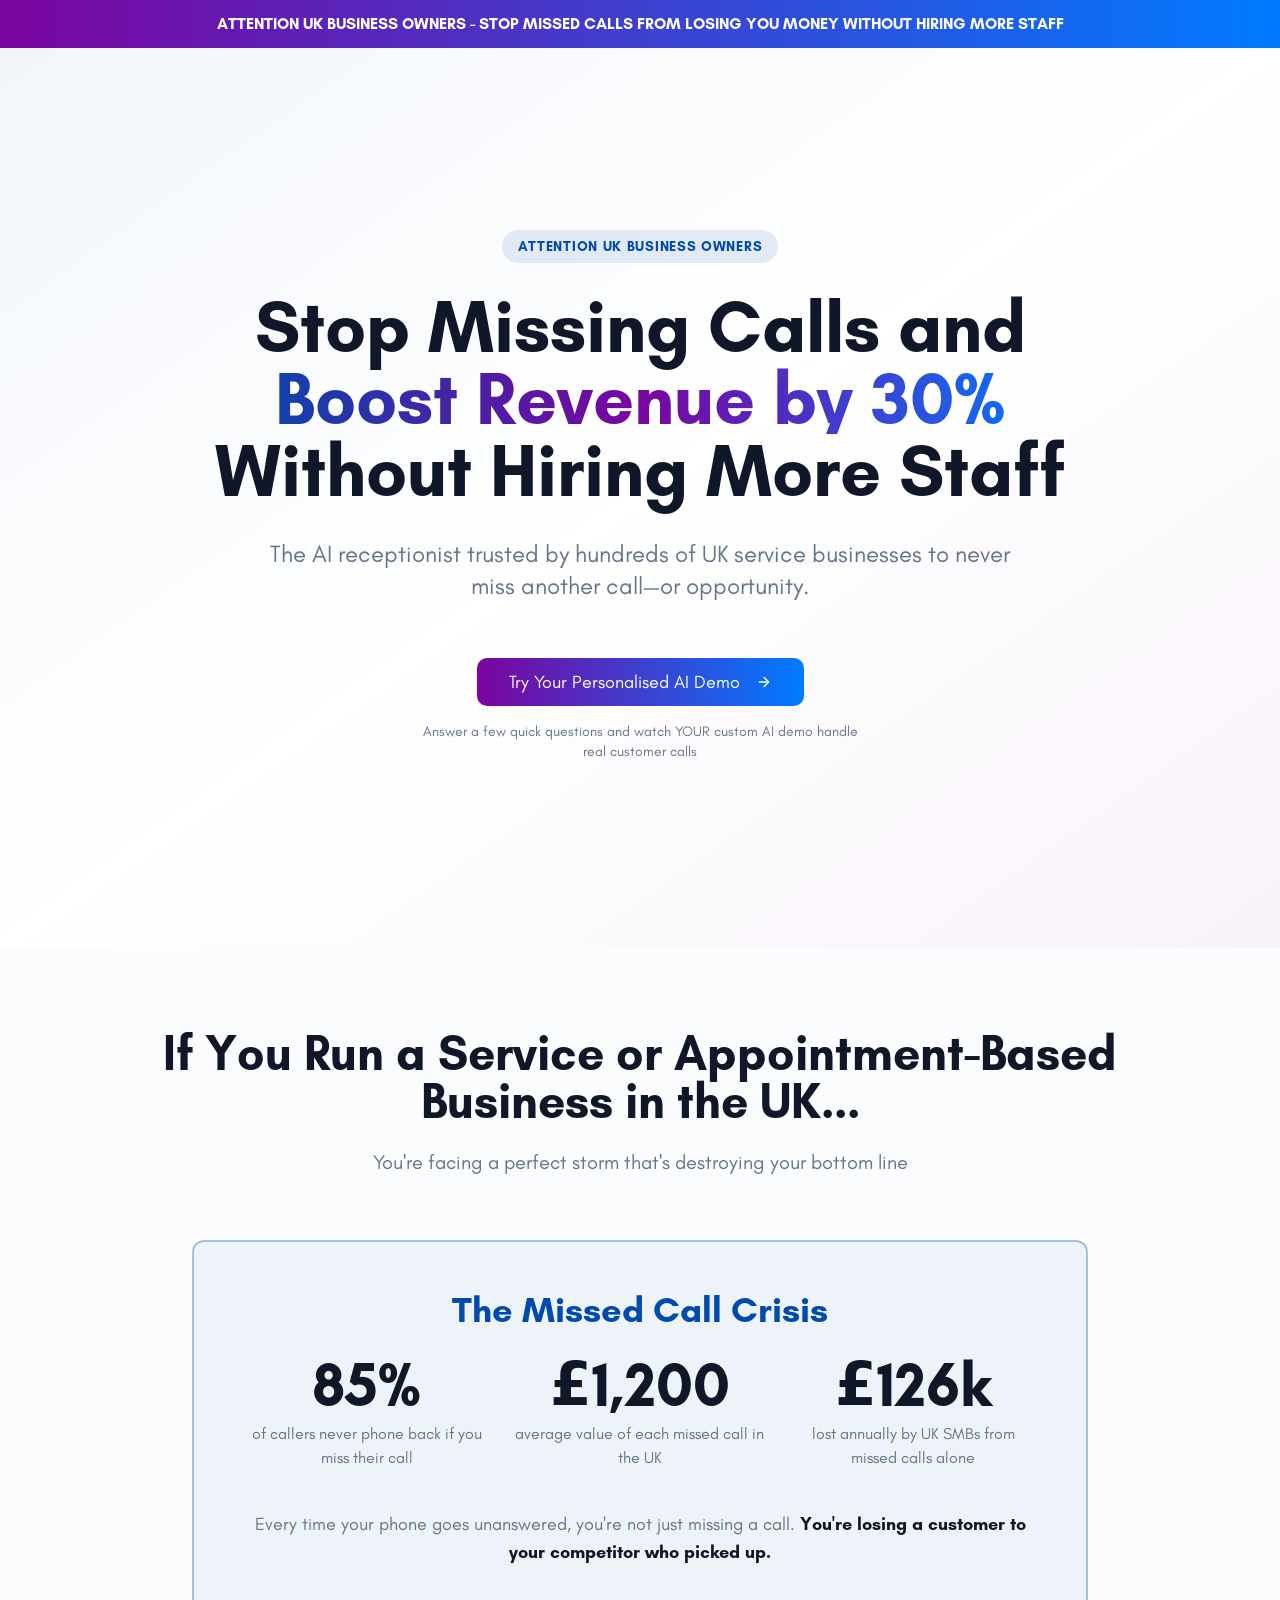
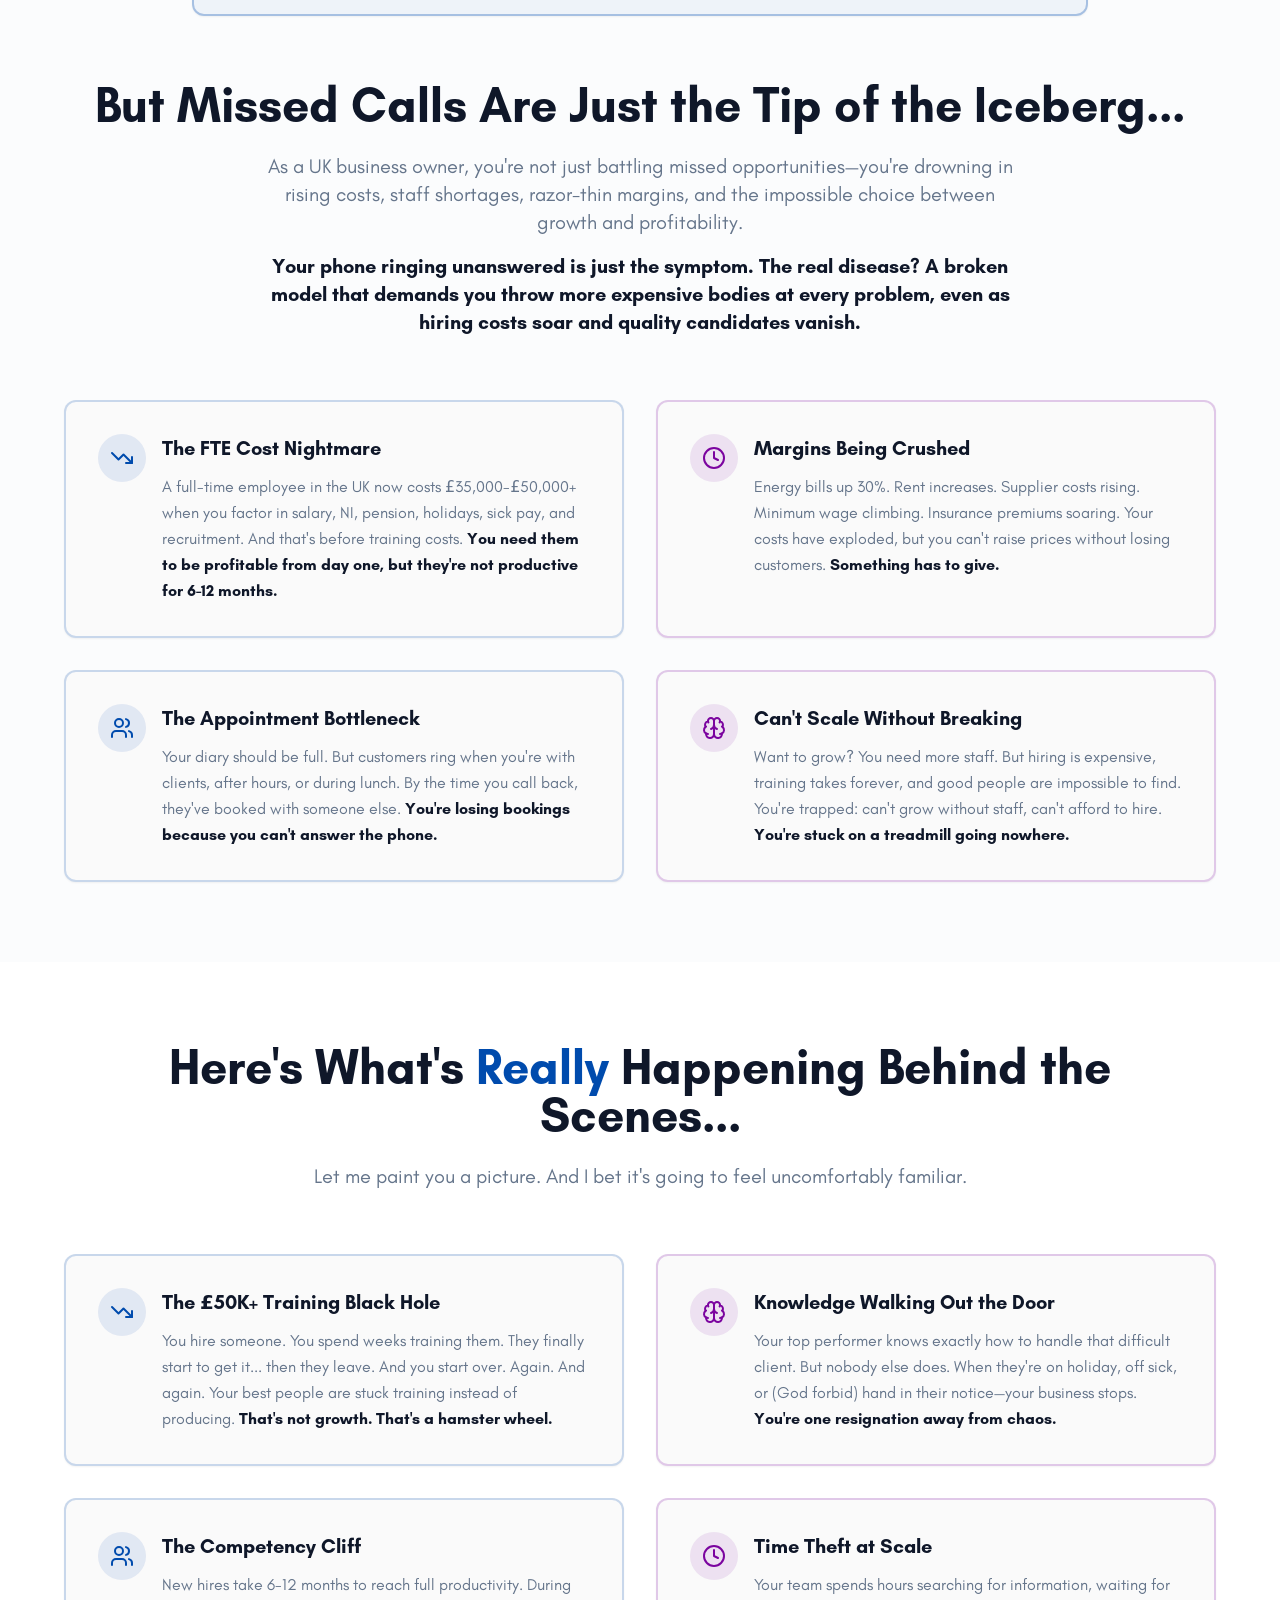
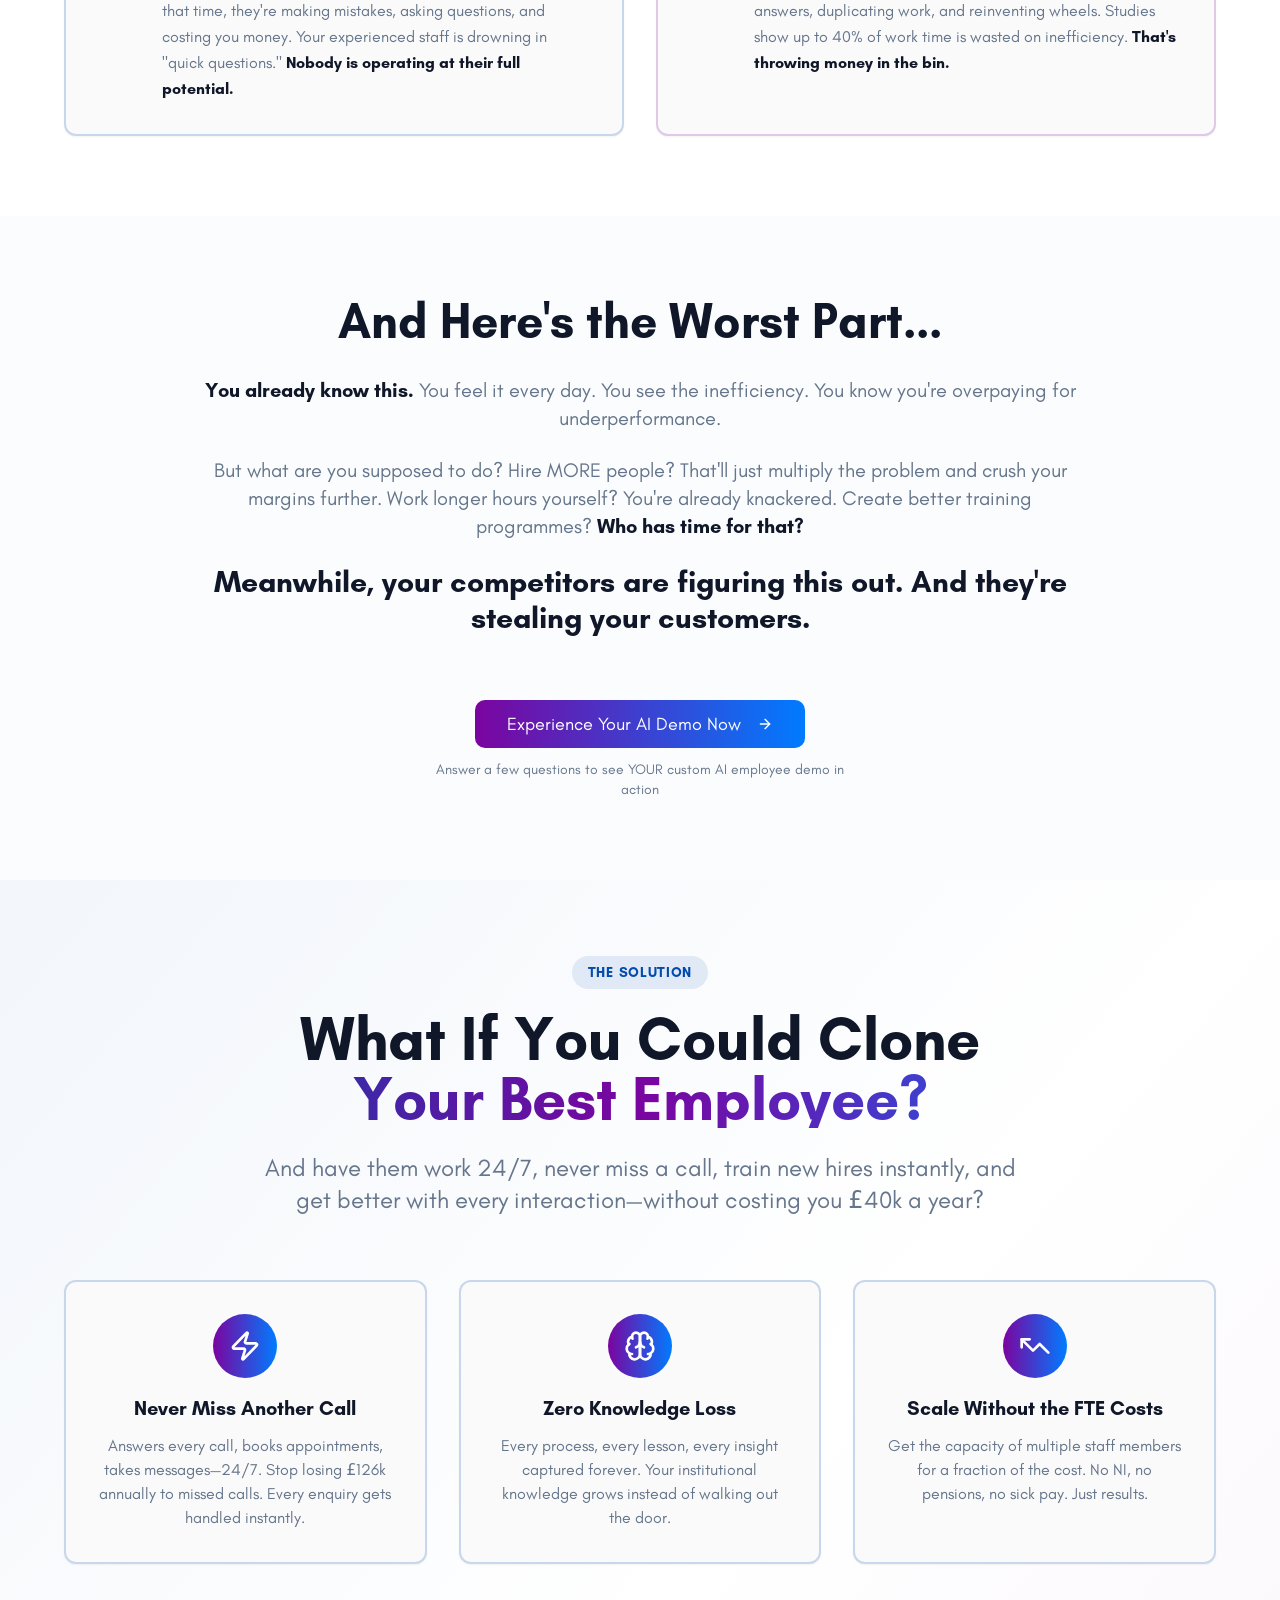
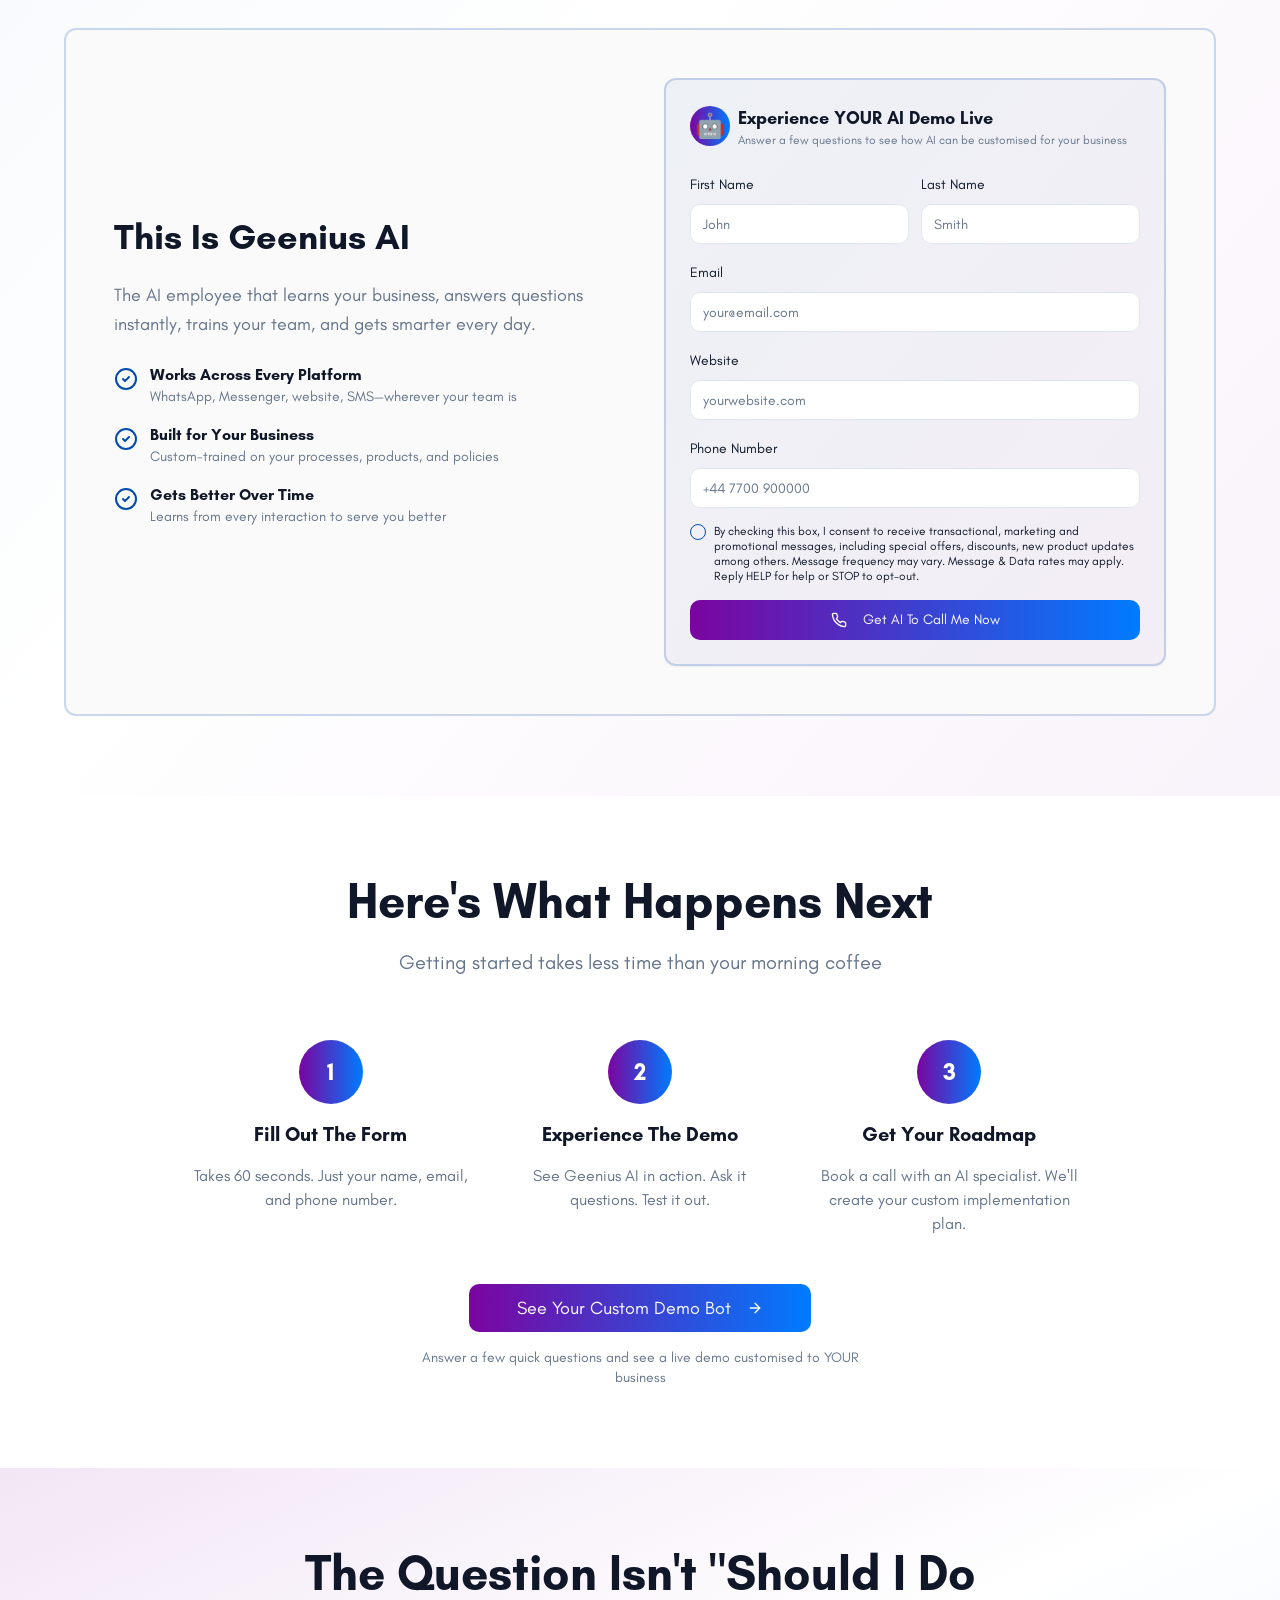
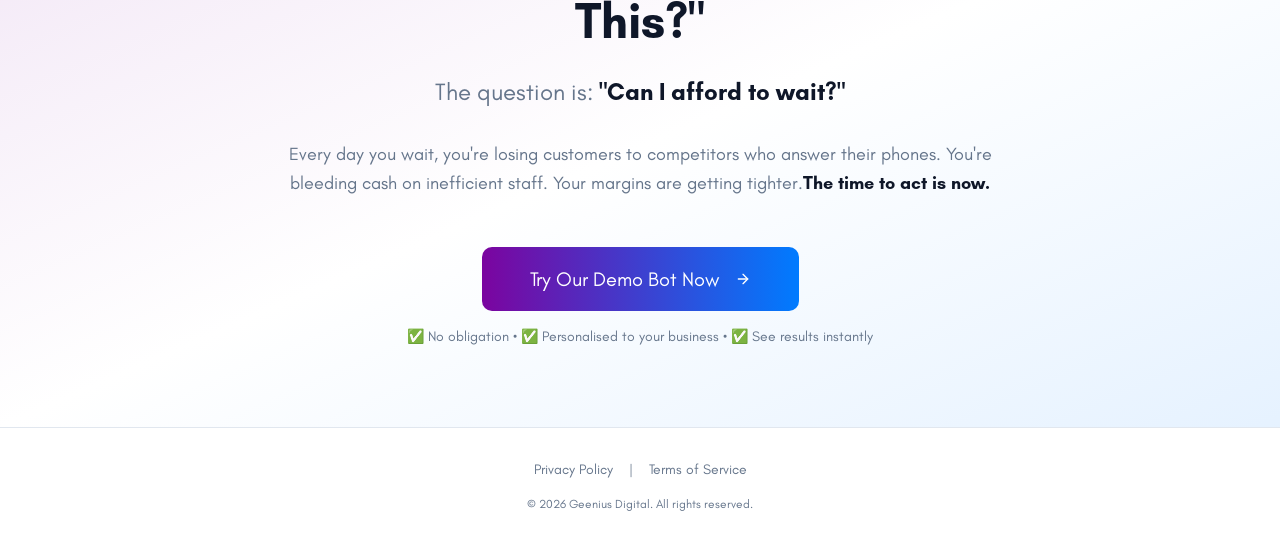
<file: funnel.html>
<!doctype html>
<html lang="en"><head>
    <meta charset="UTF-8">
    <meta name="viewport" content="width=device-width, initial-scale=1.0">

    <!-- Google tag (gtag.js) -->
    <script async src="https://www.googletagmanager.com/gtag/js?id=G-D5BD402LVR"></script>
    <script>
      window.dataLayer = window.dataLayer || [];
      function gtag(){dataLayer.push(arguments);}

      // Consent Mode v2. Nothing is stored until the visitor accepts.
      gtag('consent', 'default', {
        ad_storage: 'denied',
        ad_user_data: 'denied',
        ad_personalization: 'denied',
        analytics_storage: 'denied',
        functionality_storage: 'granted',
        security_storage: 'granted',
        wait_for_update: 500
      });
      try {
        if (localStorage.getItem('cookie-consent') === 'accepted') {
          gtag('consent', 'update', {
            ad_storage: 'granted',
            ad_user_data: 'granted',
            ad_personalization: 'granted',
            analytics_storage: 'granted'
          });
        }
      } catch (e) {}

      gtag('js', new Date());

      gtag('config', 'G-D5BD402LVR');
    </script>
    <title>AI Voice Agent for UK Businesses | Stop Missing Calls | Geenius AI</title>
    <meta name="description" content="UK business owners: stop losing revenue from missed calls. Geenius AI answers every call 24/7, books appointments, and qualifies leads — without hiring more staff.">
    <meta name="author" content="Geenius AI">
    <meta name="robots" content="noindex, follow">
    <link rel="canonical" href="https://www.geeniusdigital.com/funnel">

    <!-- Open Graph -->
    <meta property="og:type" content="website">
    <meta property="og:url" content="https://www.geeniusdigital.com/funnel">
    <meta property="og:title" content="AI Voice Agent for UK Businesses | Stop Missing Calls | Geenius AI">
    <meta property="og:description" content="UK business owners: stop losing revenue from missed calls. Geenius AI answers every call 24/7, books appointments, and qualifies leads — without hiring more staff.">
    <meta property="og:image" content="https://www.geeniusdigital.com/og-image.png">
    <meta property="og:site_name" content="Geenius AI">
    <meta property="og:locale" content="en_GB">

    <!-- Twitter Card -->
    <meta name="twitter:card" content="summary_large_image">
    <meta name="twitter:title" content="AI Voice Agent for UK Businesses | Stop Missing Calls | Geenius AI">
    <meta name="twitter:description" content="UK business owners: stop losing revenue from missed calls. Geenius AI answers every call 24/7, books appointments, and qualifies leads — without hiring more staff.">
    <meta name="twitter:image" content="https://www.geeniusdigital.com/og-image.png">

    <!-- Favicon -->
    <link rel="icon" type="image/x-icon" href="https://storage.googleapis.com/gpt-engineer-file-uploads/6ILTWEbeGMOBGvfyK51NenK8gHO2/uploads/1762470176589-android-chrome-512x512.png">

    <!-- JSON-LD Structured Data -->
    <script type="application/ld+json">
    {
      "@context": "https://schema.org",
      "@type": "Organization",
      "name": "Geenius AI",
      "url": "https://www.geeniusdigital.com",
      "description": "AI-powered voice agents and messaging automation for businesses. Handle inbound and outbound calls, WhatsApp, Facebook Messenger, Instagram DM and more.",
      "contactPoint": {
        "@type": "ContactPoint",
        "contactType": "sales",
        "availableLanguage": "English"
      },
      "sameAs": [],
      "logo": "https://www.geeniusdigital.com/assets/geenius-logo.png"
    }
    </script>
    <script type="application/ld+json">
    {
      "@context": "https://schema.org",
      "@type": "SoftwareApplication",
      "name": "Geenius AI",
      "applicationCategory": "BusinessApplication",
      "operatingSystem": "Web",
      "description": "AI employee that handles voice calls and messaging across WhatsApp, Facebook Messenger, Instagram DM, and more."
    }
    </script>
    <!-- Meta Pixel Code -->
    <script>
    // Held until the visitor accepts cookies. assets/site.js calls this on Accept.
    window.gxLoadPixel = function () {
      if (window.__gxPixelLoaded) return;
      window.__gxPixelLoaded = true;
      !function(f,b,e,v,n,t,s)
      {if(f.fbq)return;n=f.fbq=function(){n.callMethod?
      n.callMethod.apply(n,arguments):n.queue.push(arguments)};
      if(!f._fbq)f._fbq=n;n.push=n;n.loaded=!0;n.version='2.0';
      n.queue=[];t=b.createElement(e);t.async=!0;
      t.src=v;s=b.getElementsByTagName(e)[0];
      s.parentNode.insertBefore(t,s)}(window, document,'script',
      'https://connect.facebook.net/en_US/fbevents.js');
      fbq('init', '1123335949846125');
      fbq('track', 'PageView');
    };
    try {
      if (localStorage.getItem('cookie-consent') === 'accepted') window.gxLoadPixel();
    } catch (e) {}
    </script>
    <!-- End Meta Pixel Code -->
    
    <link rel="preconnect" href="https://storage.googleapis.com" crossorigin>
    <link rel="dns-prefetch" href="https://services.leadconnectorhq.com">
    <link rel="dns-prefetch" href="https://connect.facebook.net">
    <link rel="stylesheet" href="assets/styles.css">
    <link rel="stylesheet" href="assets/site.css?v=1793105166">
  </head>
  <body style="">
    <div id="root"><div role="region" aria-label="Notifications (F8)" tabindex="-1" style="pointer-events: none;"></div><section aria-label="Notifications alt+T" tabindex="-1" aria-live="polite" aria-relevant="additions text" aria-atomic="false"></section><div class="min-h-screen bg-background"><div class="bg-gradient-to-r from-secondary to-accent py-3 px-4"><p class="text-white text-center text-sm md:text-base font-bold uppercase">Attention UK Business Owners - Stop Missed Calls From Losing You Money Without Hiring More Staff</p></div><section class="relative min-h-screen flex items-center justify-center px-4 py-20 overflow-hidden"><div class="absolute inset-0 bg-gradient-to-br from-primary/5 via-background to-secondary/5"></div><div class="relative max-w-4xl mx-auto text-center space-y-8"><div class="inline-block"><span class="text-sm font-semibold text-primary uppercase tracking-wider bg-primary/10 px-4 py-2 rounded-full">Attention UK Business Owners</span></div><h1 class="text-4xl md:text-6xl lg:text-7xl font-bold leading-tight">Stop Missing Calls and<span class="block text-transparent bg-clip-text bg-gradient-to-r from-primary via-secondary to-accent">Boost Revenue by 30%</span>Without Hiring More Staff</h1><p class="text-xl md:text-2xl text-muted-foreground max-w-3xl mx-auto leading-relaxed">The AI receptionist trusted by hundreds of UK service businesses to never miss another call—or opportunity.</p><div class="flex flex-col gap-4 justify-center items-center pt-6"><button class="inline-flex items-center justify-center gap-2 whitespace-nowrap font-medium ring-offset-background transition-colors focus-visible:outline-none focus-visible:ring-2 focus-visible:ring-ring focus-visible:ring-offset-2 disabled:pointer-events-none disabled:opacity-50 [&amp;_svg]:pointer-events-none [&amp;_svg]:size-4 [&amp;_svg]:shrink-0 bg-primary hover:bg-primary/90 h-11 rounded-md text-lg px-8 py-6 bg-gradient-to-r from-secondary to-accent hover:opacity-90 text-white group" data-gx="open-popup">Try Your Personalised AI Demo<svg xmlns="http://www.w3.org/2000/svg" width="24" height="24" viewBox="0 0 24 24" fill="none" stroke="currentColor" stroke-width="2" stroke-linecap="round" stroke-linejoin="round" class="lucide lucide-arrow-right ml-2 h-5 w-5 group-hover:translate-x-1 transition-transform"><path d="M5 12h14"></path><path d="m12 5 7 7-7 7"></path></svg></button><p class="text-sm text-muted-foreground max-w-md text-center">Answer a few quick questions and watch YOUR custom AI demo handle real customer calls</p></div></div></section><section class="py-20 px-4 bg-muted/30"><div class="max-w-6xl mx-auto"><div class="text-center mb-16"><h2 class="text-3xl md:text-5xl font-bold mb-6">If You Run a Service or Appointment-Based Business in the UK...</h2><p class="text-xl text-muted-foreground max-w-3xl mx-auto">You're facing a perfect storm that's destroying your bottom line</p></div><div class="max-w-4xl mx-auto mb-16"><div class="rounded-lg text-card-foreground shadow-sm p-8 md:p-12 border-2 border-primary/30 bg-primary/5"><div class="text-center space-y-6"><h3 class="text-2xl md:text-4xl font-bold text-primary">The Missed Call Crisis</h3><div class="grid md:grid-cols-3 gap-6 text-center"><div><p class="text-5xl md:text-6xl font-bold text-foreground mb-2">85%</p><p class="text-muted-foreground">of callers never phone back if you miss their call</p></div><div><p class="text-5xl md:text-6xl font-bold text-foreground mb-2">£1,200</p><p class="text-muted-foreground">average value of each missed call in the UK</p></div><div><p class="text-5xl md:text-6xl font-bold text-foreground mb-2">£126k</p><p class="text-muted-foreground">lost annually by UK SMBs from missed calls alone</p></div></div><p class="text-lg text-muted-foreground pt-4">Every time your phone goes unanswered, you're not just missing a call.<span class="font-bold text-foreground"> You're losing a customer to your competitor who picked up.</span></p></div></div></div><div class="text-center space-y-6 mb-16"><h2 class="text-3xl md:text-5xl font-bold leading-tight">But Missed Calls Are Just the Tip of the Iceberg...</h2><p class="text-lg md:text-xl text-muted-foreground max-w-3xl mx-auto leading-relaxed">As a UK business owner, you're not just battling missed opportunities—you're drowning in rising costs, staff shortages, razor-thin margins, and the impossible choice between growth and profitability.<span class="font-semibold text-foreground block mt-4">Your phone ringing unanswered is just the symptom. The real disease? A broken model that demands you throw more expensive bodies at every problem, even as hiring costs soar and quality candidates vanish.</span></p></div><div class="grid md:grid-cols-2 gap-8"><div class="rounded-lg bg-card text-card-foreground shadow-sm p-8 border-2 border-primary/20 hover:border-primary/40 transition-colors"><div class="flex items-start gap-4"><div class="w-12 h-12 rounded-full bg-primary/10 flex items-center justify-center flex-shrink-0"><svg xmlns="http://www.w3.org/2000/svg" width="24" height="24" viewBox="0 0 24 24" fill="none" stroke="currentColor" stroke-width="2" stroke-linecap="round" stroke-linejoin="round" class="lucide lucide-trending-down h-6 w-6 text-primary"><polyline points="22 17 13.5 8.5 8.5 13.5 2 7"></polyline><polyline points="16 17 22 17 22 11"></polyline></svg></div><div><h3 class="text-xl font-bold mb-3">The FTE Cost Nightmare</h3><p class="text-muted-foreground leading-relaxed">A full-time employee in the UK now costs £35,000-£50,000+ when you factor in salary, NI, pension, holidays, sick pay, and recruitment. And that's before training costs.<span class="font-semibold text-foreground"> You need them to be profitable from day one, but they're not productive for 6-12 months.</span></p></div></div></div><div class="rounded-lg bg-card text-card-foreground shadow-sm p-8 border-2 border-secondary/20 hover:border-secondary/40 transition-colors"><div class="flex items-start gap-4"><div class="w-12 h-12 rounded-full bg-secondary/10 flex items-center justify-center flex-shrink-0"><svg xmlns="http://www.w3.org/2000/svg" width="24" height="24" viewBox="0 0 24 24" fill="none" stroke="currentColor" stroke-width="2" stroke-linecap="round" stroke-linejoin="round" class="lucide lucide-clock h-6 w-6 text-secondary"><circle cx="12" cy="12" r="10"></circle><polyline points="12 6 12 12 16 14"></polyline></svg></div><div><h3 class="text-xl font-bold mb-3">Margins Being Crushed</h3><p class="text-muted-foreground leading-relaxed">Energy bills up 30%. Rent increases. Supplier costs rising. Minimum wage climbing. Insurance premiums soaring. Your costs have exploded, but you can't raise prices without losing customers.<span class="font-semibold text-foreground"> Something has to give.</span></p></div></div></div><div class="rounded-lg bg-card text-card-foreground shadow-sm p-8 border-2 border-primary/20 hover:border-primary/40 transition-colors"><div class="flex items-start gap-4"><div class="w-12 h-12 rounded-full bg-primary/10 flex items-center justify-center flex-shrink-0"><svg xmlns="http://www.w3.org/2000/svg" width="24" height="24" viewBox="0 0 24 24" fill="none" stroke="currentColor" stroke-width="2" stroke-linecap="round" stroke-linejoin="round" class="lucide lucide-users h-6 w-6 text-primary"><path d="M16 21v-2a4 4 0 0 0-4-4H6a4 4 0 0 0-4 4v2"></path><circle cx="9" cy="7" r="4"></circle><path d="M22 21v-2a4 4 0 0 0-3-3.87"></path><path d="M16 3.13a4 4 0 0 1 0 7.75"></path></svg></div><div><h3 class="text-xl font-bold mb-3">The Appointment Bottleneck</h3><p class="text-muted-foreground leading-relaxed">Your diary should be full. But customers ring when you're with clients, after hours, or during lunch. By the time you call back, they've booked with someone else.<span class="font-semibold text-foreground"> You're losing bookings because you can't answer the phone.</span></p></div></div></div><div class="rounded-lg bg-card text-card-foreground shadow-sm p-8 border-2 border-secondary/20 hover:border-secondary/40 transition-colors"><div class="flex items-start gap-4"><div class="w-12 h-12 rounded-full bg-secondary/10 flex items-center justify-center flex-shrink-0"><svg xmlns="http://www.w3.org/2000/svg" width="24" height="24" viewBox="0 0 24 24" fill="none" stroke="currentColor" stroke-width="2" stroke-linecap="round" stroke-linejoin="round" class="lucide lucide-brain h-6 w-6 text-secondary"><path d="M12 5a3 3 0 1 0-5.997.125 4 4 0 0 0-2.526 5.77 4 4 0 0 0 .556 6.588A4 4 0 1 0 12 18Z"></path><path d="M12 5a3 3 0 1 1 5.997.125 4 4 0 0 1 2.526 5.77 4 4 0 0 1-.556 6.588A4 4 0 1 1 12 18Z"></path><path d="M15 13a4.5 4.5 0 0 1-3-4 4.5 4.5 0 0 1-3 4"></path><path d="M17.599 6.5a3 3 0 0 0 .399-1.375"></path><path d="M6.003 5.125A3 3 0 0 0 6.401 6.5"></path><path d="M3.477 10.896a4 4 0 0 1 .585-.396"></path><path d="M19.938 10.5a4 4 0 0 1 .585.396"></path><path d="M6 18a4 4 0 0 1-1.967-.516"></path><path d="M19.967 17.484A4 4 0 0 1 18 18"></path></svg></div><div><h3 class="text-xl font-bold mb-3">Can't Scale Without Breaking</h3><p class="text-muted-foreground leading-relaxed">Want to grow? You need more staff. But hiring is expensive, training takes forever, and good people are impossible to find. You're trapped: can't grow without staff, can't afford to hire.<span class="font-semibold text-foreground"> You're stuck on a treadmill going nowhere.</span></p></div></div></div></div></div></section><section class="py-20 px-4"><div class="max-w-6xl mx-auto"><div class="text-center mb-16"><h2 class="text-3xl md:text-5xl font-bold mb-6">Here's What's <span class="text-primary">Really</span> Happening Behind the Scenes...</h2><p class="text-xl text-muted-foreground max-w-3xl mx-auto">Let me paint you a picture. And I bet it's going to feel uncomfortably familiar.</p></div><div class="grid md:grid-cols-2 gap-8"><div class="rounded-lg bg-card text-card-foreground shadow-sm p-8 border-2 border-primary/20 hover:border-primary/40 transition-colors"><div class="flex items-start gap-4"><div class="w-12 h-12 rounded-full bg-primary/10 flex items-center justify-center flex-shrink-0"><svg xmlns="http://www.w3.org/2000/svg" width="24" height="24" viewBox="0 0 24 24" fill="none" stroke="currentColor" stroke-width="2" stroke-linecap="round" stroke-linejoin="round" class="lucide lucide-trending-down h-6 w-6 text-primary"><polyline points="22 17 13.5 8.5 8.5 13.5 2 7"></polyline><polyline points="16 17 22 17 22 11"></polyline></svg></div><div><h3 class="text-xl font-bold mb-3">The £50K+ Training Black Hole</h3><p class="text-muted-foreground leading-relaxed">You hire someone. You spend weeks training them. They finally start to get it... then they leave. And you start over. Again. And again. Your best people are stuck training instead of producing.<span class="font-semibold text-foreground"> That's not growth. That's a hamster wheel.</span></p></div></div></div><div class="rounded-lg bg-card text-card-foreground shadow-sm p-8 border-2 border-secondary/20 hover:border-secondary/40 transition-colors"><div class="flex items-start gap-4"><div class="w-12 h-12 rounded-full bg-secondary/10 flex items-center justify-center flex-shrink-0"><svg xmlns="http://www.w3.org/2000/svg" width="24" height="24" viewBox="0 0 24 24" fill="none" stroke="currentColor" stroke-width="2" stroke-linecap="round" stroke-linejoin="round" class="lucide lucide-brain h-6 w-6 text-secondary"><path d="M12 5a3 3 0 1 0-5.997.125 4 4 0 0 0-2.526 5.77 4 4 0 0 0 .556 6.588A4 4 0 1 0 12 18Z"></path><path d="M12 5a3 3 0 1 1 5.997.125 4 4 0 0 1 2.526 5.77 4 4 0 0 1-.556 6.588A4 4 0 1 1 12 18Z"></path><path d="M15 13a4.5 4.5 0 0 1-3-4 4.5 4.5 0 0 1-3 4"></path><path d="M17.599 6.5a3 3 0 0 0 .399-1.375"></path><path d="M6.003 5.125A3 3 0 0 0 6.401 6.5"></path><path d="M3.477 10.896a4 4 0 0 1 .585-.396"></path><path d="M19.938 10.5a4 4 0 0 1 .585.396"></path><path d="M6 18a4 4 0 0 1-1.967-.516"></path><path d="M19.967 17.484A4 4 0 0 1 18 18"></path></svg></div><div><h3 class="text-xl font-bold mb-3">Knowledge Walking Out the Door</h3><p class="text-muted-foreground leading-relaxed">Your top performer knows exactly how to handle that difficult client. But nobody else does. When they're on holiday, off sick, or (God forbid) hand in their notice—your business stops.<span class="font-semibold text-foreground"> You're one resignation away from chaos.</span></p></div></div></div><div class="rounded-lg bg-card text-card-foreground shadow-sm p-8 border-2 border-primary/20 hover:border-primary/40 transition-colors"><div class="flex items-start gap-4"><div class="w-12 h-12 rounded-full bg-primary/10 flex items-center justify-center flex-shrink-0"><svg xmlns="http://www.w3.org/2000/svg" width="24" height="24" viewBox="0 0 24 24" fill="none" stroke="currentColor" stroke-width="2" stroke-linecap="round" stroke-linejoin="round" class="lucide lucide-users h-6 w-6 text-primary"><path d="M16 21v-2a4 4 0 0 0-4-4H6a4 4 0 0 0-4 4v2"></path><circle cx="9" cy="7" r="4"></circle><path d="M22 21v-2a4 4 0 0 0-3-3.87"></path><path d="M16 3.13a4 4 0 0 1 0 7.75"></path></svg></div><div><h3 class="text-xl font-bold mb-3">The Competency Cliff</h3><p class="text-muted-foreground leading-relaxed">New hires take 6-12 months to reach full productivity. During that time, they're making mistakes, asking questions, and costing you money. Your experienced staff is drowning in "quick questions."<span class="font-semibold text-foreground"> Nobody is operating at their full potential.</span></p></div></div></div><div class="rounded-lg bg-card text-card-foreground shadow-sm p-8 border-2 border-secondary/20 hover:border-secondary/40 transition-colors"><div class="flex items-start gap-4"><div class="w-12 h-12 rounded-full bg-secondary/10 flex items-center justify-center flex-shrink-0"><svg xmlns="http://www.w3.org/2000/svg" width="24" height="24" viewBox="0 0 24 24" fill="none" stroke="currentColor" stroke-width="2" stroke-linecap="round" stroke-linejoin="round" class="lucide lucide-clock h-6 w-6 text-secondary"><circle cx="12" cy="12" r="10"></circle><polyline points="12 6 12 12 16 14"></polyline></svg></div><div><h3 class="text-xl font-bold mb-3">Time Theft at Scale</h3><p class="text-muted-foreground leading-relaxed">Your team spends hours searching for information, waiting for answers, duplicating work, and reinventing wheels. Studies show up to 40% of work time is wasted on inefficiency.<span class="font-semibold text-foreground"> That's throwing money in the bin.</span></p></div></div></div></div></div></section><section class="py-20 px-4 bg-muted/30"><div class="max-w-4xl mx-auto text-center space-y-8"><h2 class="text-3xl md:text-5xl font-bold leading-tight">And Here's the Worst Part...</h2><div class="space-y-6 text-lg md:text-xl text-muted-foreground leading-relaxed"><p><span class="font-bold text-foreground">You already know this.</span> You feel it every day. You see the inefficiency. You know you're overpaying for underperformance.</p><p>But what are you supposed to do? Hire MORE people? That'll just multiply the problem and crush your margins further. Work longer hours yourself? You're already knackered. Create better training programmes?<span class="font-bold text-foreground"> Who has time for that?</span></p><p class="text-2xl md:text-3xl font-bold text-foreground">Meanwhile, your competitors are figuring this out. And they're stealing your customers.</p></div><div class="pt-8 flex flex-col items-center gap-3"><button class="inline-flex items-center justify-center gap-2 whitespace-nowrap font-medium ring-offset-background transition-colors focus-visible:outline-none focus-visible:ring-2 focus-visible:ring-ring focus-visible:ring-offset-2 disabled:pointer-events-none disabled:opacity-50 [&amp;_svg]:pointer-events-none [&amp;_svg]:size-4 [&amp;_svg]:shrink-0 bg-primary hover:bg-primary/90 h-11 rounded-md text-lg px-8 py-6 bg-gradient-to-r from-secondary to-accent hover:opacity-90 text-white group" data-gx="open-popup">Experience Your AI Demo Now<svg xmlns="http://www.w3.org/2000/svg" width="24" height="24" viewBox="0 0 24 24" fill="none" stroke="currentColor" stroke-width="2" stroke-linecap="round" stroke-linejoin="round" class="lucide lucide-arrow-right ml-2 h-5 w-5 group-hover:translate-x-1 transition-transform"><path d="M5 12h14"></path><path d="m12 5 7 7-7 7"></path></svg></button><p class="text-sm text-muted-foreground max-w-md text-center">Answer a few questions to see YOUR custom AI employee demo in action</p></div></div></section><section class="py-20 px-4 bg-gradient-to-br from-primary/5 via-background to-secondary/5"><div class="max-w-6xl mx-auto"><div class="text-center mb-16 space-y-6"><div class="inline-block"><span class="text-sm font-semibold text-primary uppercase tracking-wider bg-primary/10 px-4 py-2 rounded-full">The Solution</span></div><h2 class="text-4xl md:text-6xl font-bold leading-tight">What If You Could Clone<span class="block text-transparent bg-clip-text bg-gradient-to-r from-primary via-secondary to-accent">Your Best Employee?</span></h2><p class="text-xl md:text-2xl text-muted-foreground max-w-3xl mx-auto">And have them work 24/7, never miss a call, train new hires instantly, and get better with every interaction—without costing you £40k a year?</p></div><div class="grid md:grid-cols-3 gap-8 mb-16"><div class="rounded-lg bg-card text-card-foreground shadow-sm p-8 text-center border-2 border-primary/20 hover:border-primary/40 transition-all hover:shadow-xl"><div class="w-16 h-16 rounded-full bg-gradient-to-r from-secondary to-accent flex items-center justify-center mx-auto mb-4"><svg xmlns="http://www.w3.org/2000/svg" width="24" height="24" viewBox="0 0 24 24" fill="none" stroke="currentColor" stroke-width="2" stroke-linecap="round" stroke-linejoin="round" class="lucide lucide-zap h-8 w-8 text-white"><path d="M4 14a1 1 0 0 1-.78-1.63l9.9-10.2a.5.5 0 0 1 .86.46l-1.92 6.02A1 1 0 0 0 13 10h7a1 1 0 0 1 .78 1.63l-9.9 10.2a.5.5 0 0 1-.86-.46l1.92-6.02A1 1 0 0 0 11 14z"></path></svg></div><h3 class="text-xl font-bold mb-3">Never Miss Another Call</h3><p class="text-muted-foreground">Answers every call, books appointments, takes messages—24/7. Stop losing £126k annually to missed calls. Every enquiry gets handled instantly.</p></div><div class="rounded-lg bg-card text-card-foreground shadow-sm p-8 text-center border-2 border-primary/20 hover:border-primary/40 transition-all hover:shadow-xl"><div class="w-16 h-16 rounded-full bg-gradient-to-r from-secondary to-accent flex items-center justify-center mx-auto mb-4"><svg xmlns="http://www.w3.org/2000/svg" width="24" height="24" viewBox="0 0 24 24" fill="none" stroke="currentColor" stroke-width="2" stroke-linecap="round" stroke-linejoin="round" class="lucide lucide-brain h-8 w-8 text-white"><path d="M12 5a3 3 0 1 0-5.997.125 4 4 0 0 0-2.526 5.77 4 4 0 0 0 .556 6.588A4 4 0 1 0 12 18Z"></path><path d="M12 5a3 3 0 1 1 5.997.125 4 4 0 0 1 2.526 5.77 4 4 0 0 1-.556 6.588A4 4 0 1 1 12 18Z"></path><path d="M15 13a4.5 4.5 0 0 1-3-4 4.5 4.5 0 0 1-3 4"></path><path d="M17.599 6.5a3 3 0 0 0 .399-1.375"></path><path d="M6.003 5.125A3 3 0 0 0 6.401 6.5"></path><path d="M3.477 10.896a4 4 0 0 1 .585-.396"></path><path d="M19.938 10.5a4 4 0 0 1 .585.396"></path><path d="M6 18a4 4 0 0 1-1.967-.516"></path><path d="M19.967 17.484A4 4 0 0 1 18 18"></path></svg></div><h3 class="text-xl font-bold mb-3">Zero Knowledge Loss</h3><p class="text-muted-foreground">Every process, every lesson, every insight captured forever. Your institutional knowledge grows instead of walking out the door.</p></div><div class="rounded-lg bg-card text-card-foreground shadow-sm p-8 text-center border-2 border-primary/20 hover:border-primary/40 transition-all hover:shadow-xl"><div class="w-16 h-16 rounded-full bg-gradient-to-r from-secondary to-accent flex items-center justify-center mx-auto mb-4"><svg xmlns="http://www.w3.org/2000/svg" width="24" height="24" viewBox="0 0 24 24" fill="none" stroke="currentColor" stroke-width="2" stroke-linecap="round" stroke-linejoin="round" class="lucide lucide-trending-down h-8 w-8 text-white rotate-180"><polyline points="22 17 13.5 8.5 8.5 13.5 2 7"></polyline><polyline points="16 17 22 17 22 11"></polyline></svg></div><h3 class="text-xl font-bold mb-3">Scale Without the FTE Costs</h3><p class="text-muted-foreground">Get the capacity of multiple staff members for a fraction of the cost. No NI, no pensions, no sick pay. Just results.</p></div></div><div class="bg-card border-2 border-primary/20 rounded-lg p-8 md:p-12"><div class="grid md:grid-cols-2 gap-12 items-center"><div class="space-y-6"><h3 class="text-3xl md:text-4xl font-bold">This Is Geenius AI</h3><p class="text-lg text-muted-foreground leading-relaxed">The AI employee that learns your business, answers questions instantly, trains your team, and gets smarter every day.</p><div class="space-y-4"><div class="flex items-start gap-3"><svg xmlns="http://www.w3.org/2000/svg" width="24" height="24" viewBox="0 0 24 24" fill="none" stroke="currentColor" stroke-width="2" stroke-linecap="round" stroke-linejoin="round" class="lucide lucide-circle-check h-6 w-6 text-primary flex-shrink-0 mt-1"><circle cx="12" cy="12" r="10"></circle><path d="m9 12 2 2 4-4"></path></svg><div><p class="font-semibold">Works Across Every Platform</p><p class="text-sm text-muted-foreground">WhatsApp, Messenger, website, SMS—wherever your team is</p></div></div><div class="flex items-start gap-3"><svg xmlns="http://www.w3.org/2000/svg" width="24" height="24" viewBox="0 0 24 24" fill="none" stroke="currentColor" stroke-width="2" stroke-linecap="round" stroke-linejoin="round" class="lucide lucide-circle-check h-6 w-6 text-primary flex-shrink-0 mt-1"><circle cx="12" cy="12" r="10"></circle><path d="m9 12 2 2 4-4"></path></svg><div><p class="font-semibold">Built for Your Business</p><p class="text-sm text-muted-foreground">Custom-trained on your processes, products, and policies</p></div></div><div class="flex items-start gap-3"><svg xmlns="http://www.w3.org/2000/svg" width="24" height="24" viewBox="0 0 24 24" fill="none" stroke="currentColor" stroke-width="2" stroke-linecap="round" stroke-linejoin="round" class="lucide lucide-circle-check h-6 w-6 text-primary flex-shrink-0 mt-1"><circle cx="12" cy="12" r="10"></circle><path d="m9 12 2 2 4-4"></path></svg><div><p class="font-semibold">Gets Better Over Time</p><p class="text-sm text-muted-foreground">Learns from every interaction to serve you better</p></div></div></div></div><div class="rounded-lg bg-card text-card-foreground shadow-sm p-6 bg-gradient-to-br from-primary/5 to-secondary/5 border-2 border-primary/20"><div><div class="flex items-center gap-2 mb-6"><div class="w-10 h-10 rounded-full bg-gradient-to-r from-secondary to-accent flex items-center justify-center text-2xl">🤖</div><div><h3 class="font-semibold text-lg">Experience YOUR AI Demo Live</h3><p class="text-xs text-muted-foreground">Answer a few questions to see how AI can be customised for your business</p></div></div><form class="space-y-4" data-gx="form" data-gx-form="contact" data-gx-webhook="https://services.leadconnectorhq.com/hooks/XatOoiZ1a3R43wuBeqYK/webhook-trigger/d441760a-cff7-457c-9a64-ffc31e67bb28" data-gx-success="We'll call you shortly to demo Geenius AI." data-gx-error="Something went wrong. Please try again." data-gx-reset="1"><div class="grid grid-cols-2 gap-3"><div class="space-y-2"><label class="text-sm font-medium leading-none peer-disabled:cursor-not-allowed peer-disabled:opacity-70" for="firstName">First Name</label><input class="flex h-10 w-full rounded-md border border-input bg-background px-3 py-2 text-base ring-offset-background file:border-0 file:bg-transparent file:text-sm file:font-medium file:text-foreground placeholder:text-muted-foreground focus-visible:outline-none focus-visible:ring-2 focus-visible:ring-ring focus-visible:ring-offset-2 disabled:cursor-not-allowed disabled:opacity-50 md:text-sm" id="firstName" name="firstName" placeholder="John" required="" value=""></div><div class="space-y-2"><label class="text-sm font-medium leading-none peer-disabled:cursor-not-allowed peer-disabled:opacity-70" for="lastName">Last Name</label><input class="flex h-10 w-full rounded-md border border-input bg-background px-3 py-2 text-base ring-offset-background file:border-0 file:bg-transparent file:text-sm file:font-medium file:text-foreground placeholder:text-muted-foreground focus-visible:outline-none focus-visible:ring-2 focus-visible:ring-ring focus-visible:ring-offset-2 disabled:cursor-not-allowed disabled:opacity-50 md:text-sm" id="lastName" name="lastName" placeholder="Smith" required="" value=""></div></div><div class="space-y-2"><label class="text-sm font-medium leading-none peer-disabled:cursor-not-allowed peer-disabled:opacity-70" for="email">Email</label><input type="email" class="flex h-10 w-full rounded-md border border-input bg-background px-3 py-2 text-base ring-offset-background file:border-0 file:bg-transparent file:text-sm file:font-medium file:text-foreground placeholder:text-muted-foreground focus-visible:outline-none focus-visible:ring-2 focus-visible:ring-ring focus-visible:ring-offset-2 disabled:cursor-not-allowed disabled:opacity-50 md:text-sm" id="email" name="email" placeholder="your@email.com" required="" value=""></div><div class="space-y-2"><label class="text-sm font-medium leading-none peer-disabled:cursor-not-allowed peer-disabled:opacity-70" for="website">Website</label><input type="text" class="flex h-10 w-full rounded-md border border-input bg-background px-3 py-2 text-base ring-offset-background file:border-0 file:bg-transparent file:text-sm file:font-medium file:text-foreground placeholder:text-muted-foreground focus-visible:outline-none focus-visible:ring-2 focus-visible:ring-ring focus-visible:ring-offset-2 disabled:cursor-not-allowed disabled:opacity-50 md:text-sm" id="website" name="website" placeholder="yourwebsite.com" required="" value=""></div><div class="space-y-2"><label class="text-sm font-medium leading-none peer-disabled:cursor-not-allowed peer-disabled:opacity-70" for="telephone">Phone Number</label><input type="tel" class="flex h-10 w-full rounded-md border border-input bg-background px-3 py-2 text-base ring-offset-background file:border-0 file:bg-transparent file:text-sm file:font-medium file:text-foreground placeholder:text-muted-foreground focus-visible:outline-none focus-visible:ring-2 focus-visible:ring-ring focus-visible:ring-offset-2 disabled:cursor-not-allowed disabled:opacity-50 md:text-sm" id="telephone" name="telephone" placeholder="+44 7700 900000" required="" value=""></div><div class="flex items-start space-x-2"><button type="button" role="checkbox" aria-checked="false" aria-required="true" data-state="unchecked" value="on" class="peer h-4 w-4 shrink-0 rounded-sm border border-primary ring-offset-background data-[state=checked]:bg-primary data-[state=checked]:text-primary-foreground focus-visible:outline-none focus-visible:ring-2 focus-visible:ring-ring focus-visible:ring-offset-2 disabled:cursor-not-allowed disabled:opacity-50" id="consent" data-gx="checkbox"><span class="flex items-center justify-center text-current" data-gx="checkbox-indicator" style="display:none"><svg xmlns="http://www.w3.org/2000/svg" width="24" height="24" viewBox="0 0 24 24" fill="none" stroke="currentColor" stroke-width="2" stroke-linecap="round" stroke-linejoin="round" class="lucide lucide-check h-4 w-4"><path d="M20 6 9 17l-5-5"></path></svg></span></button><input type="checkbox" aria-hidden="true" required="" tabindex="-1" value="on" style="position: absolute; pointer-events: none; opacity: 0; margin: 0px; transform: translateX(-100%); width: 16px; height: 16px;"><label class="font-medium peer-disabled:cursor-not-allowed peer-disabled:opacity-70 text-xs leading-tight cursor-pointer" for="consent">By checking this box, I consent to receive transactional, marketing and promotional messages, including special offers, discounts, new product updates among others. Message frequency may vary. Message &amp; Data rates may apply. Reply HELP for help or STOP to opt-out.</label></div><button class="inline-flex items-center justify-center gap-2 whitespace-nowrap rounded-md text-sm font-medium ring-offset-background transition-colors focus-visible:outline-none focus-visible:ring-2 focus-visible:ring-ring focus-visible:ring-offset-2 disabled:pointer-events-none disabled:opacity-50 [&amp;_svg]:pointer-events-none [&amp;_svg]:size-4 [&amp;_svg]:shrink-0 bg-primary hover:bg-primary/90 h-10 px-4 py-2 w-full bg-gradient-to-r from-secondary to-accent hover:opacity-90 text-white" type="submit"><svg xmlns="http://www.w3.org/2000/svg" width="24" height="24" viewBox="0 0 24 24" fill="none" stroke="currentColor" stroke-width="2" stroke-linecap="round" stroke-linejoin="round" class="lucide lucide-phone mr-2 h-4 w-4"><path d="M22 16.92v3a2 2 0 0 1-2.18 2 19.79 19.79 0 0 1-8.63-3.07 19.5 19.5 0 0 1-6-6 19.79 19.79 0 0 1-3.07-8.67A2 2 0 0 1 4.11 2h3a2 2 0 0 1 2 1.72 12.84 12.84 0 0 0 .7 2.81 2 2 0 0 1-.45 2.11L8.09 9.91a16 16 0 0 0 6 6l1.27-1.27a2 2 0 0 1 2.11-.45 12.84 12.84 0 0 0 2.81.7A2 2 0 0 1 22 16.92z"></path></svg>Get AI To Call Me Now</button></form></div></div></div></div></div></section><section class="py-20 px-4"><div class="max-w-4xl mx-auto"><div class="text-center mb-16"><h2 class="text-3xl md:text-5xl font-bold mb-6">Here's What Happens Next</h2><p class="text-xl text-muted-foreground">Getting started takes less time than your morning coffee</p></div><div class="grid md:grid-cols-3 gap-8"><div class="text-center space-y-4"><div class="w-16 h-16 rounded-full bg-gradient-to-r from-secondary to-accent flex items-center justify-center mx-auto text-2xl font-bold text-white">1</div><h3 class="text-xl font-bold">Fill Out The Form</h3><p class="text-muted-foreground">Takes 60 seconds. Just your name, email, and phone number.</p></div><div class="text-center space-y-4"><div class="w-16 h-16 rounded-full bg-gradient-to-r from-secondary to-accent flex items-center justify-center mx-auto text-2xl font-bold text-white">2</div><h3 class="text-xl font-bold">Experience The Demo</h3><p class="text-muted-foreground">See Geenius AI in action. Ask it questions. Test it out.</p></div><div class="text-center space-y-4"><div class="w-16 h-16 rounded-full bg-gradient-to-r from-secondary to-accent flex items-center justify-center mx-auto text-2xl font-bold text-white">3</div><h3 class="text-xl font-bold">Get Your Roadmap</h3><p class="text-muted-foreground">Book a call with an AI specialist. We'll create your custom implementation plan.</p></div></div><div class="text-center mt-12"><button class="inline-flex items-center justify-center gap-2 whitespace-nowrap font-medium ring-offset-background transition-colors focus-visible:outline-none focus-visible:ring-2 focus-visible:ring-ring focus-visible:ring-offset-2 disabled:pointer-events-none disabled:opacity-50 [&amp;_svg]:pointer-events-none [&amp;_svg]:size-4 [&amp;_svg]:shrink-0 bg-primary hover:bg-primary/90 h-11 rounded-md text-lg px-12 py-6 bg-gradient-to-r from-secondary to-accent hover:opacity-90 text-white group" data-gx="open-popup">See Your Custom Demo Bot<svg xmlns="http://www.w3.org/2000/svg" width="24" height="24" viewBox="0 0 24 24" fill="none" stroke="currentColor" stroke-width="2" stroke-linecap="round" stroke-linejoin="round" class="lucide lucide-arrow-right ml-2 h-5 w-5 group-hover:translate-x-1 transition-transform"><path d="M5 12h14"></path><path d="m12 5 7 7-7 7"></path></svg></button><p class="mt-4 text-sm text-muted-foreground max-w-md mx-auto">Answer a few quick questions and see a live demo customised to YOUR business</p></div></div></section><section class="py-20 px-4 bg-gradient-to-br from-secondary/10 via-background to-accent/10"><div class="max-w-3xl mx-auto text-center space-y-8"><h2 class="text-3xl md:text-5xl font-bold leading-tight">The Question Isn't "Should I Do This?"</h2><p class="text-xl md:text-2xl text-muted-foreground leading-relaxed">The question is: <span class="font-bold text-foreground">"Can I afford to wait?"</span></p><p class="text-lg text-muted-foreground leading-relaxed">Every day you wait, you're losing customers to competitors who answer their phones. You're bleeding cash on inefficient staff. Your margins are getting tighter.<span class="font-bold text-foreground">The time to act is now.</span></p><div class="space-y-4 pt-4"><button class="inline-flex items-center justify-center gap-2 whitespace-nowrap font-medium ring-offset-background transition-colors focus-visible:outline-none focus-visible:ring-2 focus-visible:ring-ring focus-visible:ring-offset-2 disabled:pointer-events-none disabled:opacity-50 [&amp;_svg]:pointer-events-none [&amp;_svg]:size-4 [&amp;_svg]:shrink-0 bg-primary hover:bg-primary/90 h-11 rounded-md text-xl px-12 py-8 bg-gradient-to-r from-secondary to-accent hover:opacity-90 text-white group w-full sm:w-auto" data-gx="open-popup">Try Our Demo Bot Now<svg xmlns="http://www.w3.org/2000/svg" width="24" height="24" viewBox="0 0 24 24" fill="none" stroke="currentColor" stroke-width="2" stroke-linecap="round" stroke-linejoin="round" class="lucide lucide-arrow-right ml-2 h-6 w-6 group-hover:translate-x-1 transition-transform"><path d="M5 12h14"></path><path d="m12 5 7 7-7 7"></path></svg></button><p class="text-sm text-muted-foreground">✅ No obligation • ✅ Personalised to your business • ✅ See results instantly</p></div></div></section></div><footer class="py-8 px-4 border-t border-border"><div class="container mx-auto"><nav class="flex flex-wrap items-center justify-center gap-4 text-sm text-muted-foreground" aria-label="Legal"><a href="https://onboarding.geeniusdigital.com/privacy-policy" class="hover:text-foreground transition-colors">Privacy Policy</a><span aria-hidden="true">|</span><a href="https://onboarding.geeniusdigital.com/terms-of-service" class="hover:text-foreground transition-colors">Terms of Service</a></nav><p class="mt-4 text-xs text-muted-foreground text-center">&copy; 2026 Geenius Digital. All rights reserved.</p></div></footer></div>
  


<div data-gx="popup-host" hidden><div class="fixed inset-0 bg-background/80 backdrop-blur-sm z-[9999] flex items-center justify-center p-4 animate-fade-in" data-gx="popup-overlay"><div class="relative w-full max-w-md bg-card border-2 border-secondary/20 rounded-lg shadow-2xl p-6 animate-scale-in"><button class="absolute -top-12 right-0 bg-gradient-to-r from-secondary to-accent text-white hover:opacity-90 rounded-full w-10 h-10 flex items-center justify-center text-xl transition-all hover:scale-110 shadow-lg" aria-label="Close form" data-gx="close-popup">×</button><div><div class="flex items-center gap-2 mb-6"><div class="w-10 h-10 rounded-full bg-gradient-to-r from-secondary to-accent flex items-center justify-center text-2xl">🤖</div><div><h3 class="font-semibold text-lg">Experience YOUR AI Demo Live</h3><p class="text-xs text-muted-foreground">Answer a few questions to see how AI can be customised for your business</p></div></div><form class="space-y-4" data-gx="form" data-gx-form="contact" data-gx-webhook="https://services.leadconnectorhq.com/hooks/XatOoiZ1a3R43wuBeqYK/webhook-trigger/d441760a-cff7-457c-9a64-ffc31e67bb28" data-gx-success="We'll call you shortly to demo Geenius AI." data-gx-error="Something went wrong. Please try again." data-gx-reset="1"><div class="grid grid-cols-2 gap-3"><div class="space-y-2"><label class="text-sm font-medium leading-none peer-disabled:cursor-not-allowed peer-disabled:opacity-70" for="firstName">First Name</label><input class="flex h-10 w-full rounded-md border border-input bg-background px-3 py-2 text-base ring-offset-background file:border-0 file:bg-transparent file:text-sm file:font-medium file:text-foreground placeholder:text-muted-foreground focus-visible:outline-none focus-visible:ring-2 focus-visible:ring-ring focus-visible:ring-offset-2 disabled:cursor-not-allowed disabled:opacity-50 md:text-sm" id="firstName" name="firstName" placeholder="John" required="" value=""></div><div class="space-y-2"><label class="text-sm font-medium leading-none peer-disabled:cursor-not-allowed peer-disabled:opacity-70" for="lastName">Last Name</label><input class="flex h-10 w-full rounded-md border border-input bg-background px-3 py-2 text-base ring-offset-background file:border-0 file:bg-transparent file:text-sm file:font-medium file:text-foreground placeholder:text-muted-foreground focus-visible:outline-none focus-visible:ring-2 focus-visible:ring-ring focus-visible:ring-offset-2 disabled:cursor-not-allowed disabled:opacity-50 md:text-sm" id="lastName" name="lastName" placeholder="Smith" required="" value=""></div></div><div class="space-y-2"><label class="text-sm font-medium leading-none peer-disabled:cursor-not-allowed peer-disabled:opacity-70" for="email">Email</label><input type="email" class="flex h-10 w-full rounded-md border border-input bg-background px-3 py-2 text-base ring-offset-background file:border-0 file:bg-transparent file:text-sm file:font-medium file:text-foreground placeholder:text-muted-foreground focus-visible:outline-none focus-visible:ring-2 focus-visible:ring-ring focus-visible:ring-offset-2 disabled:cursor-not-allowed disabled:opacity-50 md:text-sm" id="email" name="email" placeholder="your@email.com" required="" value=""></div><div class="space-y-2"><label class="text-sm font-medium leading-none peer-disabled:cursor-not-allowed peer-disabled:opacity-70" for="website">Website</label><input type="text" class="flex h-10 w-full rounded-md border border-input bg-background px-3 py-2 text-base ring-offset-background file:border-0 file:bg-transparent file:text-sm file:font-medium file:text-foreground placeholder:text-muted-foreground focus-visible:outline-none focus-visible:ring-2 focus-visible:ring-ring focus-visible:ring-offset-2 disabled:cursor-not-allowed disabled:opacity-50 md:text-sm" id="website" name="website" placeholder="yourwebsite.com" required="" value=""></div><div class="space-y-2"><label class="text-sm font-medium leading-none peer-disabled:cursor-not-allowed peer-disabled:opacity-70" for="telephone">Phone Number</label><input type="tel" class="flex h-10 w-full rounded-md border border-input bg-background px-3 py-2 text-base ring-offset-background file:border-0 file:bg-transparent file:text-sm file:font-medium file:text-foreground placeholder:text-muted-foreground focus-visible:outline-none focus-visible:ring-2 focus-visible:ring-ring focus-visible:ring-offset-2 disabled:cursor-not-allowed disabled:opacity-50 md:text-sm" id="telephone" name="telephone" placeholder="+44 7700 900000" required="" value=""></div><div class="flex items-start space-x-2"><button type="button" role="checkbox" aria-checked="false" aria-required="true" data-state="unchecked" value="on" class="peer h-4 w-4 shrink-0 rounded-sm border border-primary ring-offset-background data-[state=checked]:bg-primary data-[state=checked]:text-primary-foreground focus-visible:outline-none focus-visible:ring-2 focus-visible:ring-ring focus-visible:ring-offset-2 disabled:cursor-not-allowed disabled:opacity-50" id="consent" data-gx="checkbox"><span class="flex items-center justify-center text-current" data-gx="checkbox-indicator" style="display:none"><svg xmlns="http://www.w3.org/2000/svg" width="24" height="24" viewBox="0 0 24 24" fill="none" stroke="currentColor" stroke-width="2" stroke-linecap="round" stroke-linejoin="round" class="lucide lucide-check h-4 w-4"><path d="M20 6 9 17l-5-5"></path></svg></span></button><input type="checkbox" aria-hidden="true" required="" tabindex="-1" value="on" style="position: absolute; pointer-events: none; opacity: 0; margin: 0px; transform: translateX(-100%); width: 16px; height: 16px;"><label class="font-medium peer-disabled:cursor-not-allowed peer-disabled:opacity-70 text-xs leading-tight cursor-pointer" for="consent">By checking this box, I consent to receive transactional, marketing and promotional messages, including special offers, discounts, new product updates among others. Message frequency may vary. Message &amp; Data rates may apply. Reply HELP for help or STOP to opt-out.</label></div><button class="inline-flex items-center justify-center gap-2 whitespace-nowrap rounded-md text-sm font-medium ring-offset-background transition-colors focus-visible:outline-none focus-visible:ring-2 focus-visible:ring-ring focus-visible:ring-offset-2 disabled:pointer-events-none disabled:opacity-50 [&amp;_svg]:pointer-events-none [&amp;_svg]:size-4 [&amp;_svg]:shrink-0 bg-primary hover:bg-primary/90 h-10 px-4 py-2 w-full bg-gradient-to-r from-secondary to-accent hover:opacity-90 text-white" type="submit"><svg xmlns="http://www.w3.org/2000/svg" width="24" height="24" viewBox="0 0 24 24" fill="none" stroke="currentColor" stroke-width="2" stroke-linecap="round" stroke-linejoin="round" class="lucide lucide-phone mr-2 h-4 w-4"><path d="M22 16.92v3a2 2 0 0 1-2.18 2 19.79 19.79 0 0 1-8.63-3.07 19.5 19.5 0 0 1-6-6 19.79 19.79 0 0 1-3.07-8.67A2 2 0 0 1 4.11 2h3a2 2 0 0 1 2 1.72 12.84 12.84 0 0 0 .7 2.81 2 2 0 0 1-.45 2.11L8.09 9.91a16 16 0 0 0 6 6l1.27-1.27a2 2 0 0 1 2.11-.45 12.84 12.84 0 0 0 2.81.7A2 2 0 0 1 22 16.92z"></path></svg>Get AI To Call Me Now</button></form></div></div></div></div>
<script src="assets/site.js?v=1793105166" defer></script>
</body></html>
</file>
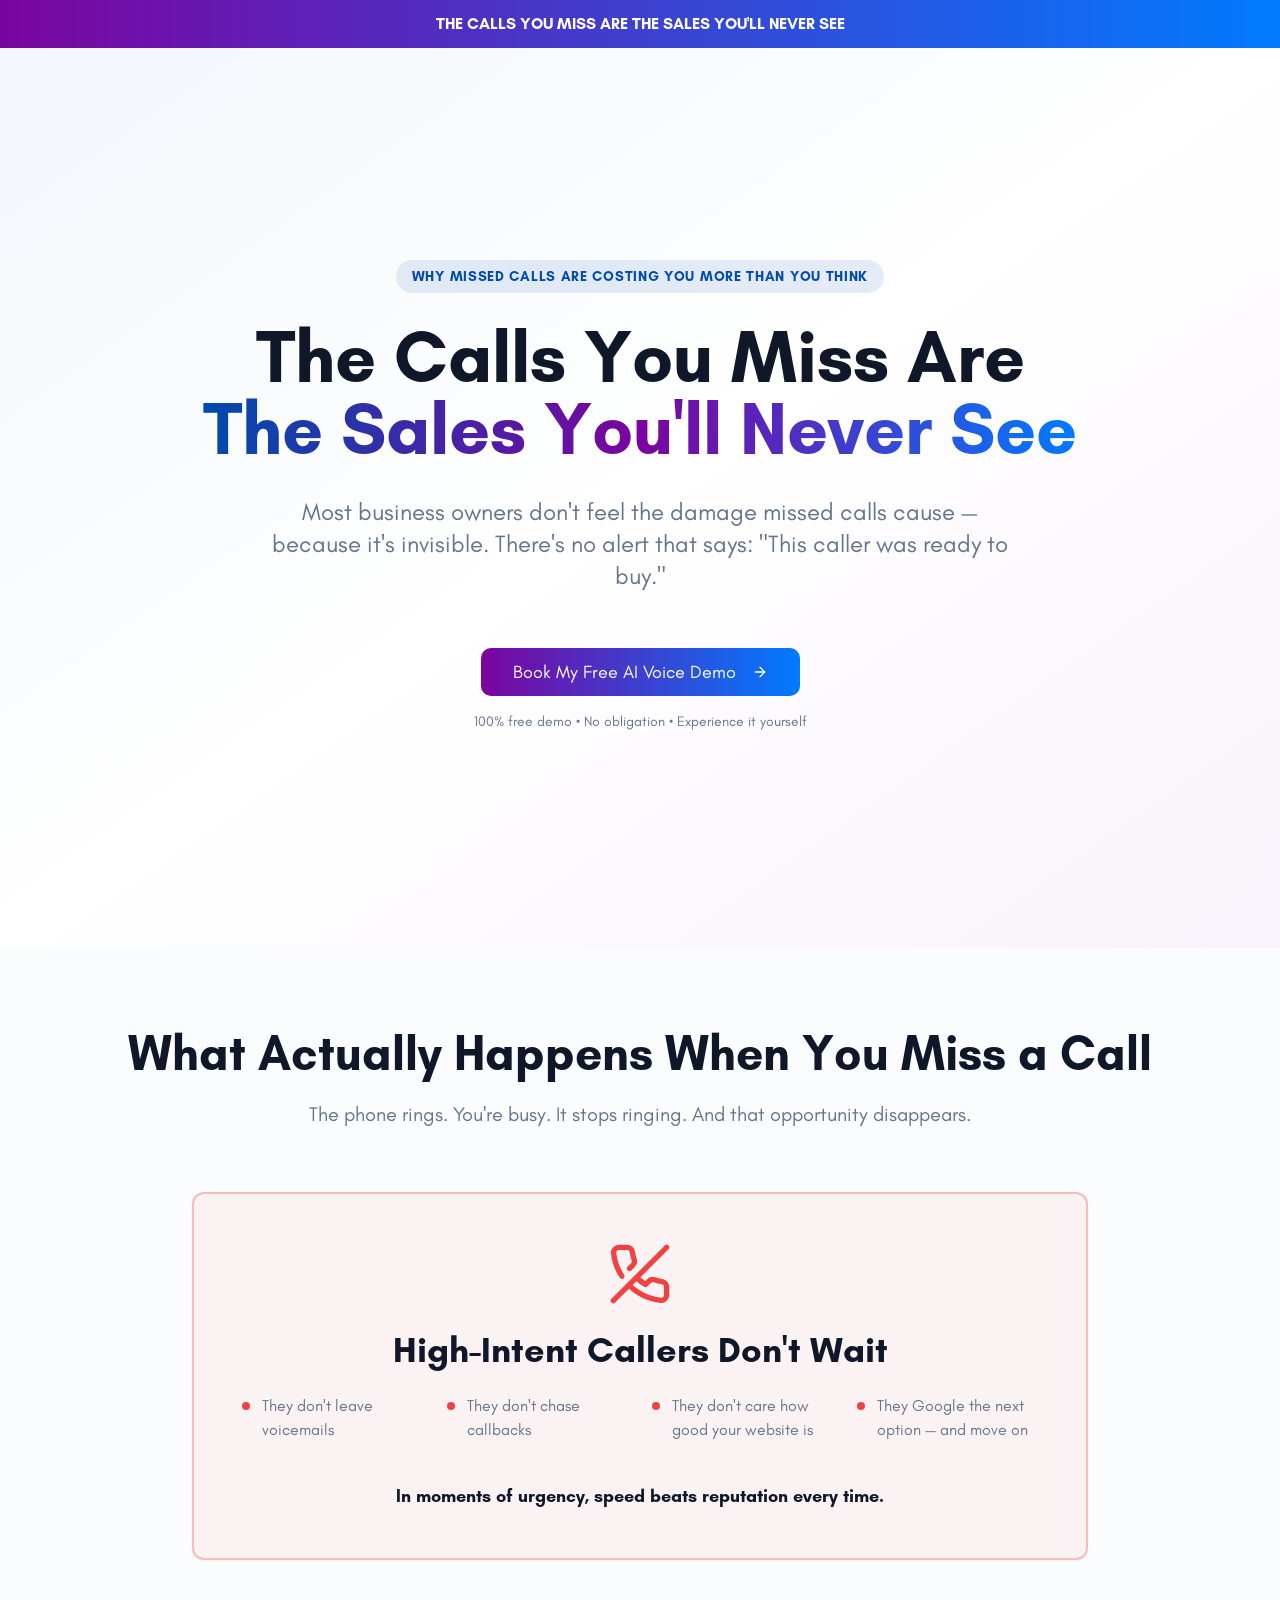
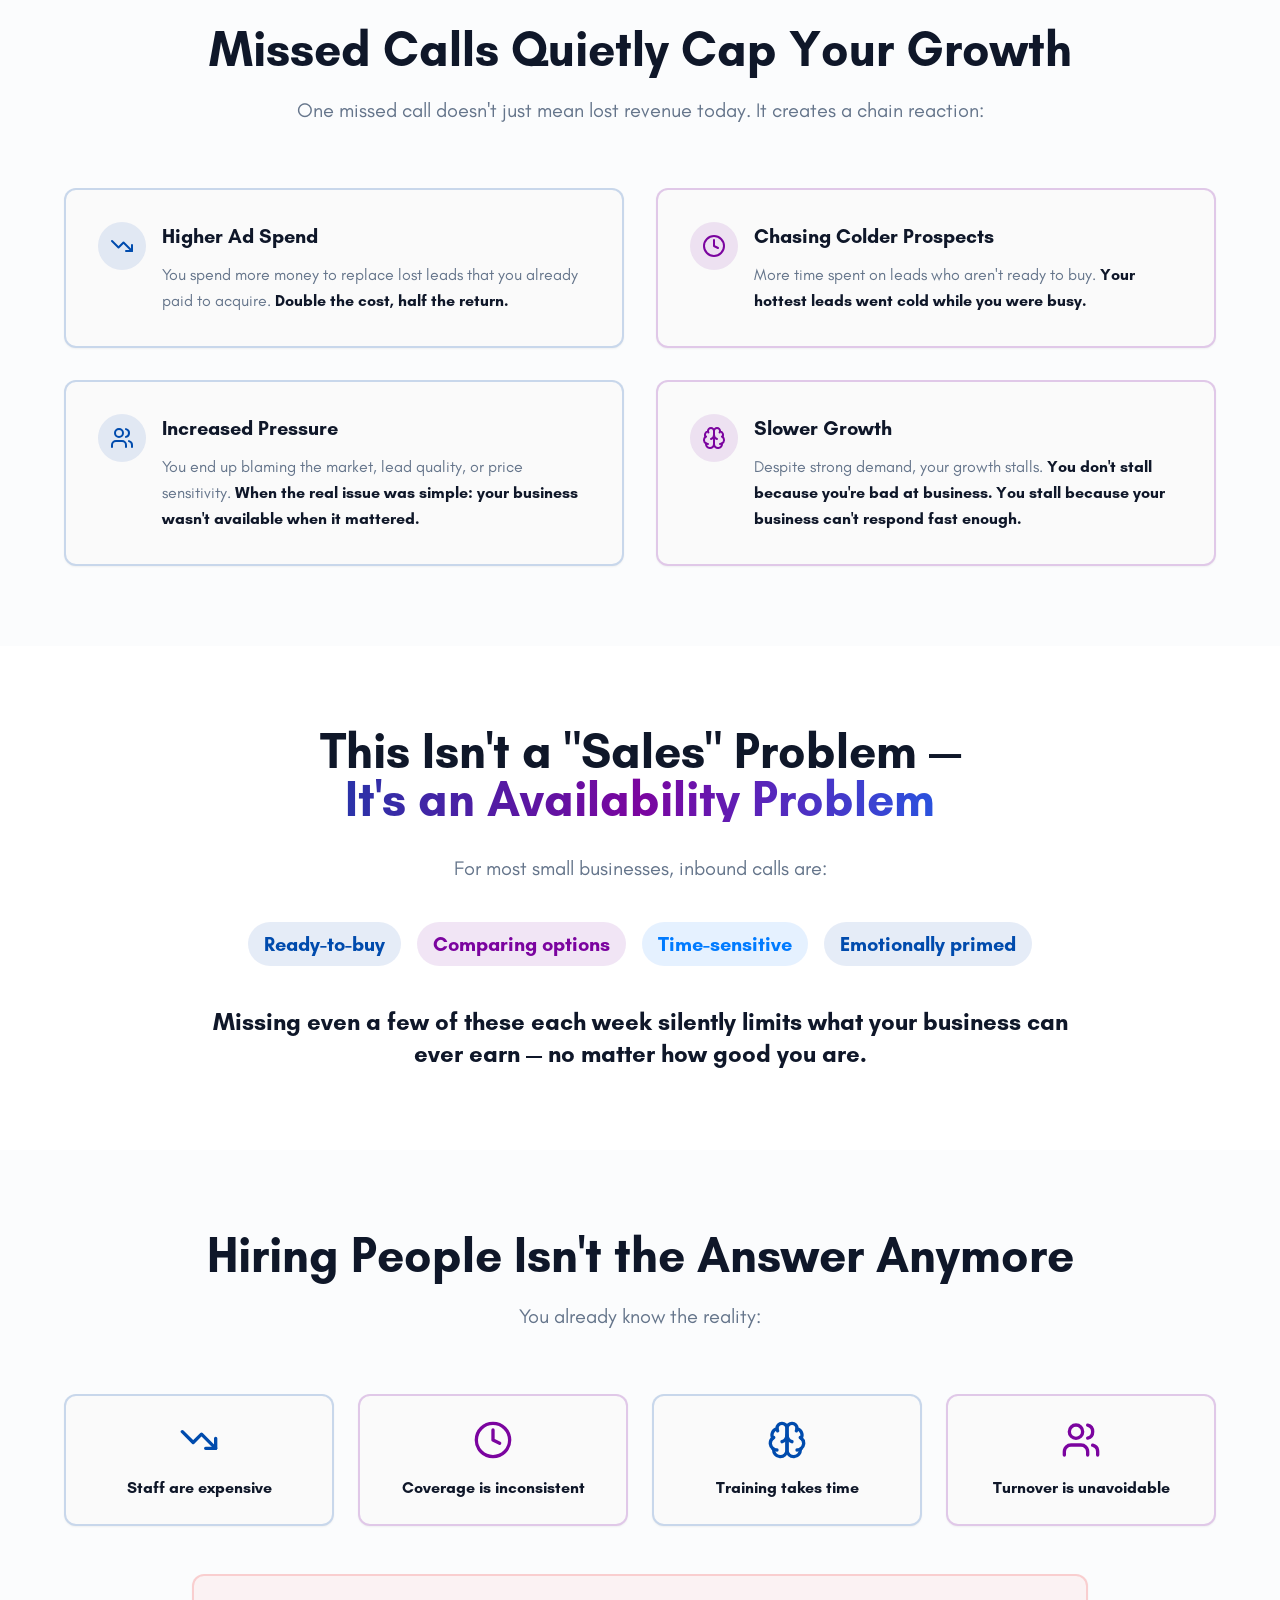
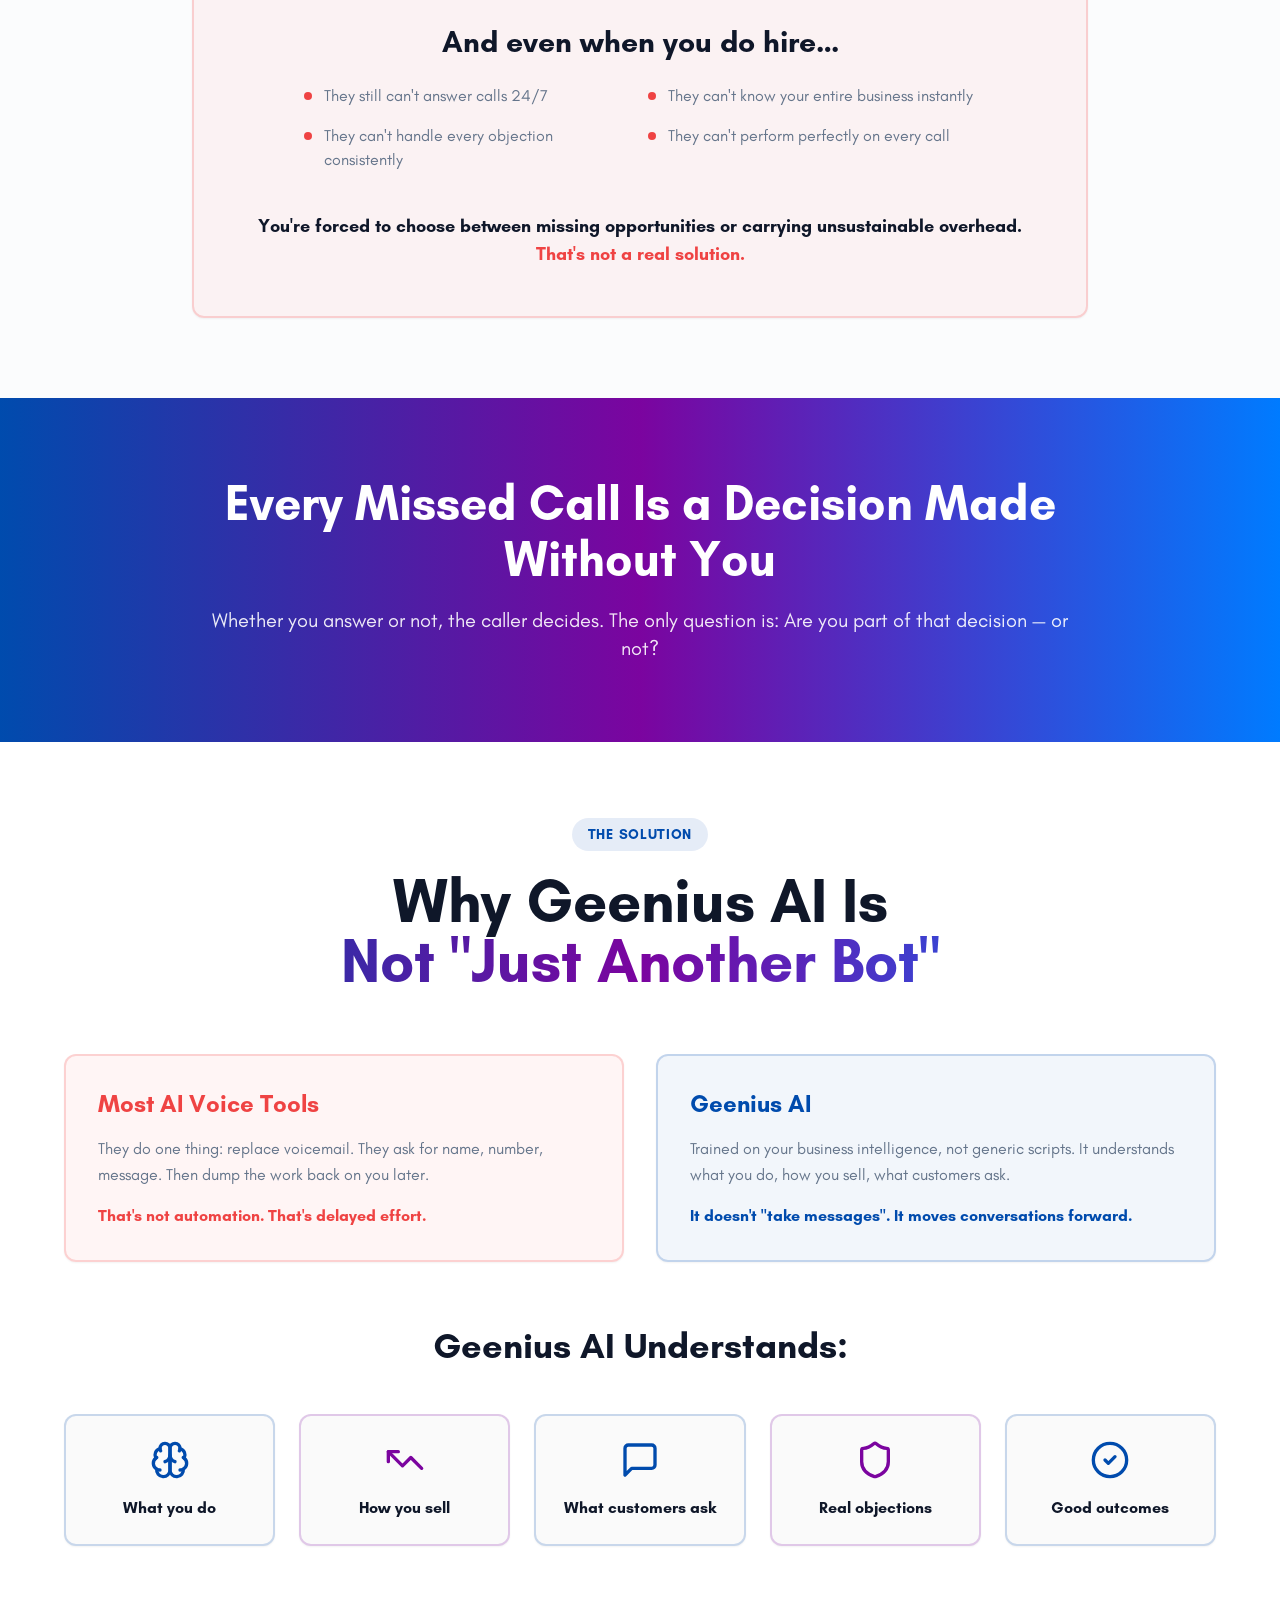
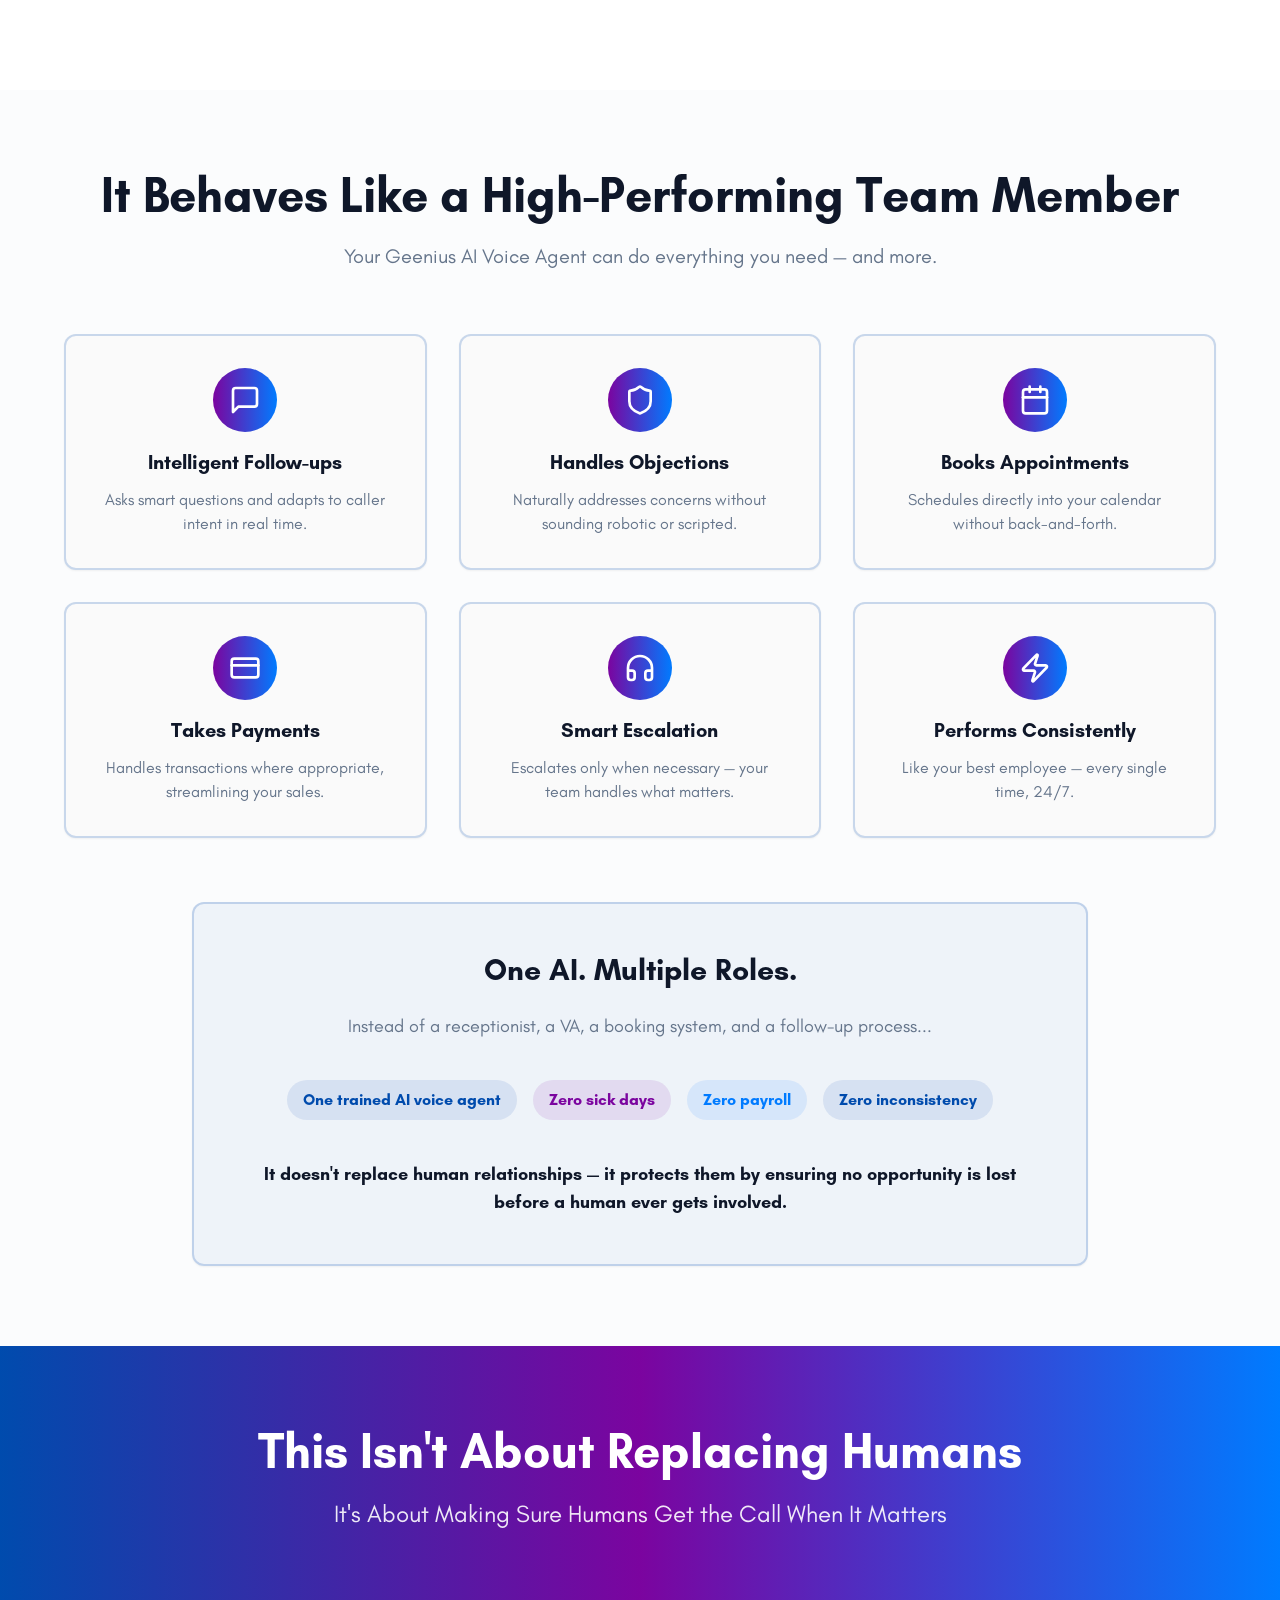
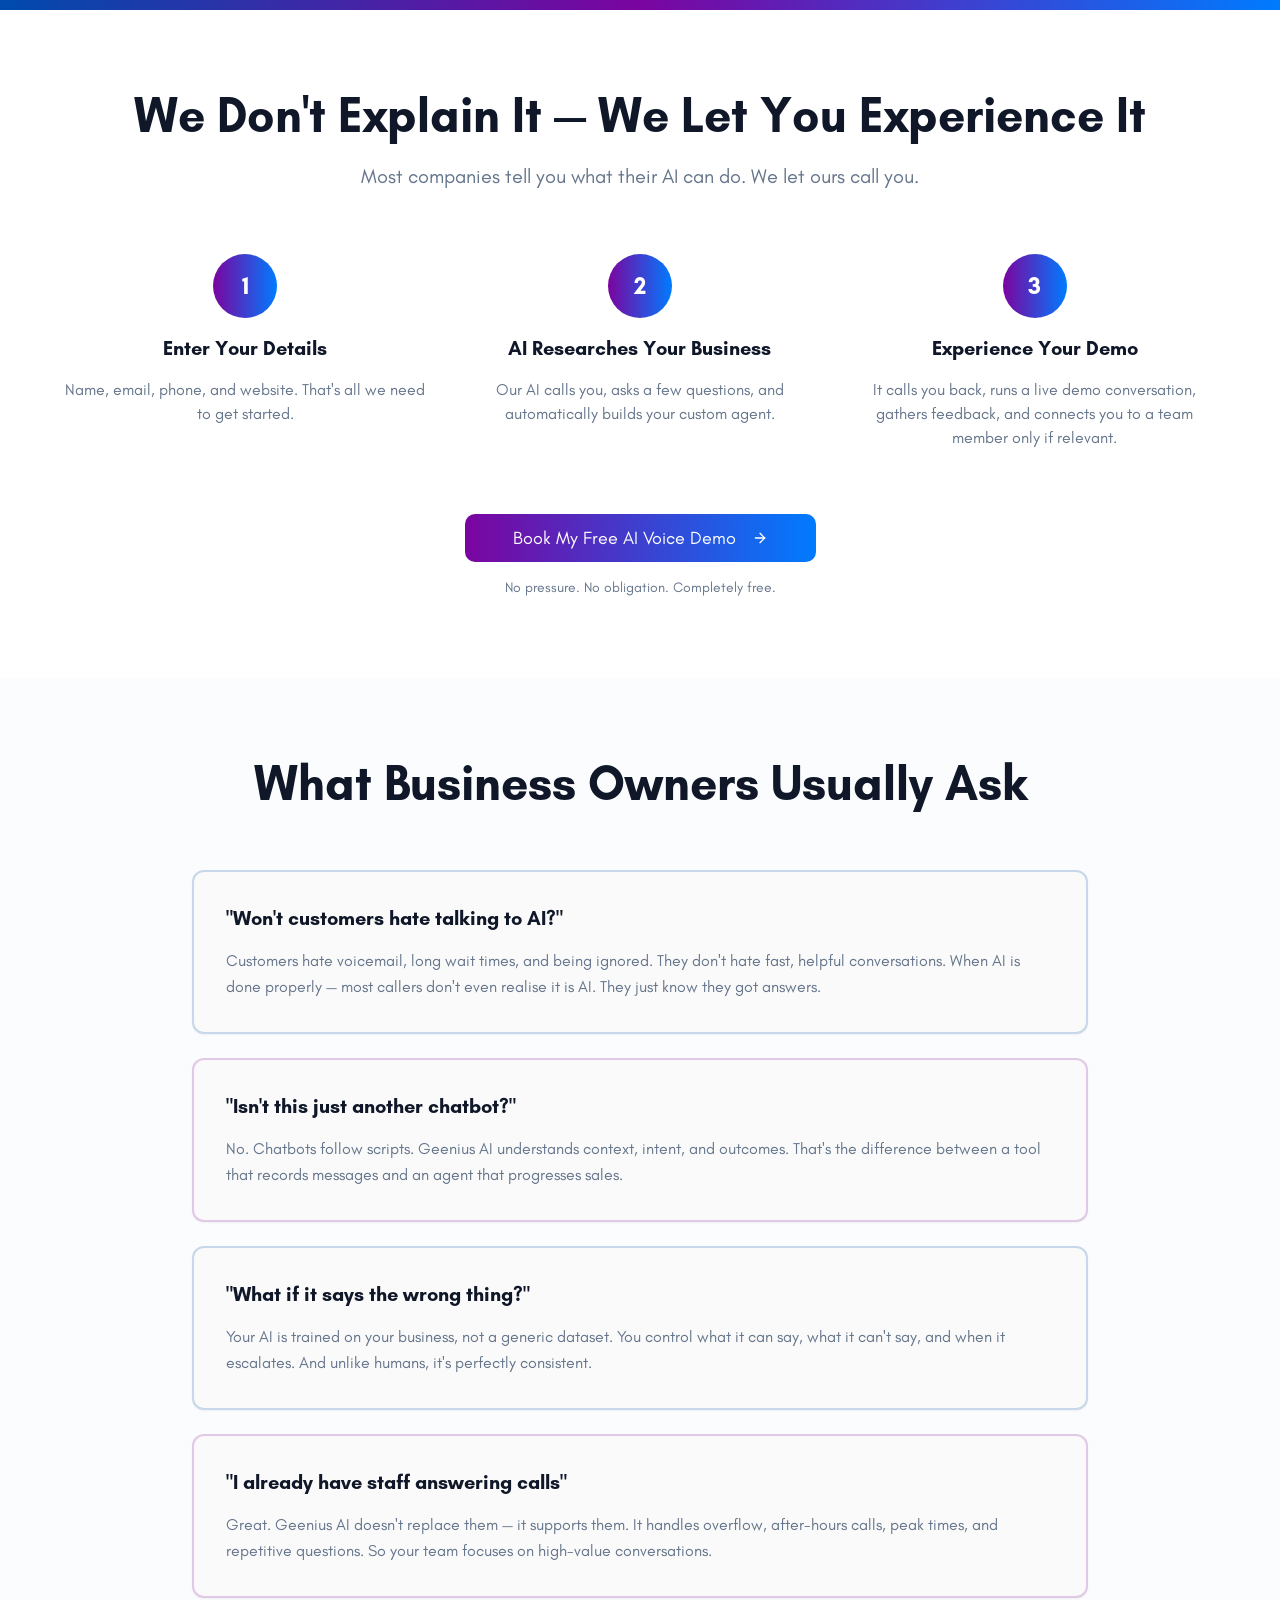
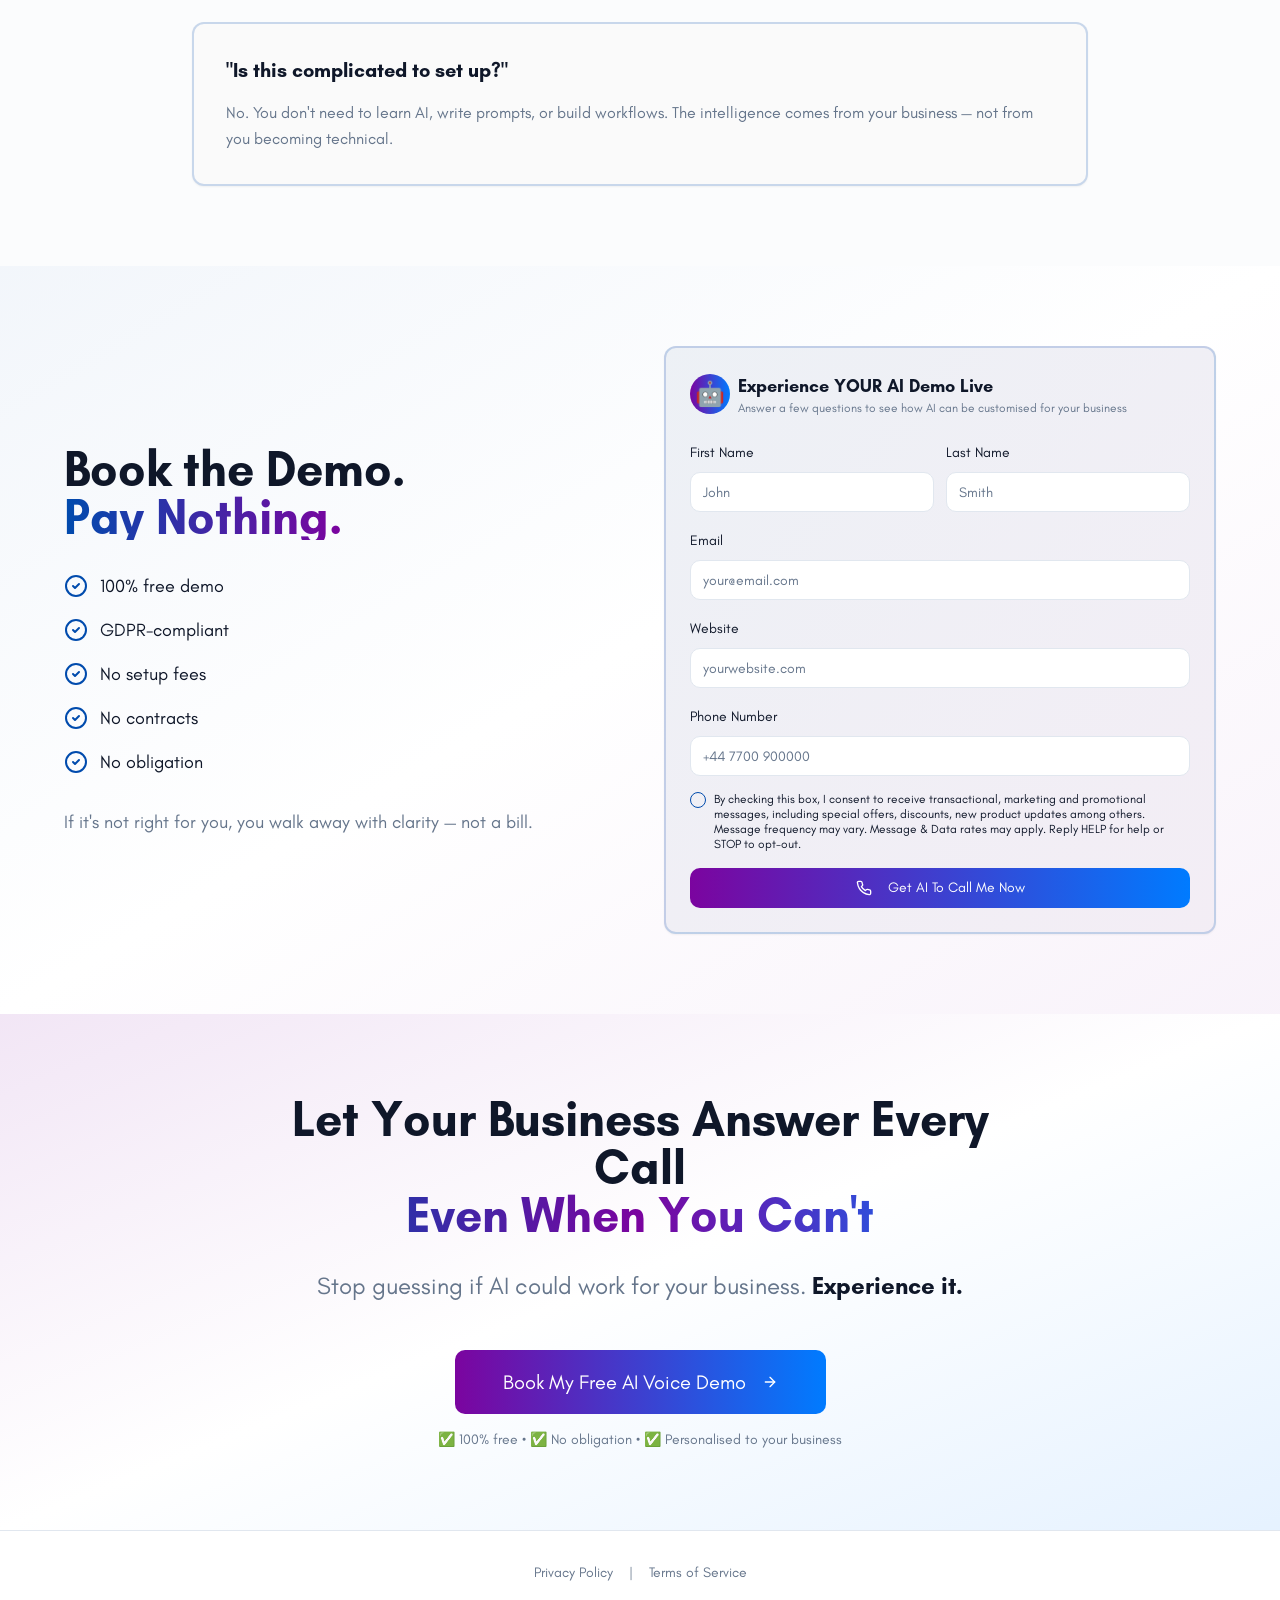
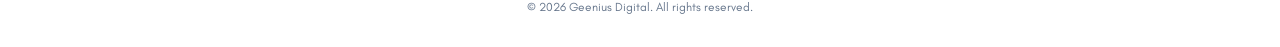
<file: mycallhandler.html>
<!doctype html>
<html lang="en"><head>
    <meta charset="UTF-8">
    <meta name="viewport" content="width=device-width, initial-scale=1.0">

    <!-- Google tag (gtag.js) -->
    <script async src="https://www.googletagmanager.com/gtag/js?id=G-D5BD402LVR"></script>
    <script>
      window.dataLayer = window.dataLayer || [];
      function gtag(){dataLayer.push(arguments);}

      // Consent Mode v2. Nothing is stored until the visitor accepts.
      gtag('consent', 'default', {
        ad_storage: 'denied',
        ad_user_data: 'denied',
        ad_personalization: 'denied',
        analytics_storage: 'denied',
        functionality_storage: 'granted',
        security_storage: 'granted',
        wait_for_update: 500
      });
      try {
        if (localStorage.getItem('cookie-consent') === 'accepted') {
          gtag('consent', 'update', {
            ad_storage: 'granted',
            ad_user_data: 'granted',
            ad_personalization: 'granted',
            analytics_storage: 'granted'
          });
        }
      } catch (e) {}

      gtag('js', new Date());

      gtag('config', 'G-D5BD402LVR');
    </script>
    <title>MyCallHandler - AI Voice Agent That Never Misses a Call | Geenius AI</title>
    <meta name="description" content="Stop missing calls and losing sales. MyCallHandler by Geenius AI answers every call 24/7, qualifies leads, books appointments, and handles FAQs automatically.">
    <meta name="author" content="Geenius AI">
    <meta name="robots" content="index, follow">
    <link rel="canonical" href="https://www.geeniusdigital.com/mycallhandler">

    <!-- Open Graph -->
    <meta property="og:type" content="website">
    <meta property="og:url" content="https://www.geeniusdigital.com/mycallhandler">
    <meta property="og:title" content="MyCallHandler - AI Voice Agent That Never Misses a Call | Geenius AI">
    <meta property="og:description" content="Stop missing calls and losing sales. MyCallHandler by Geenius AI answers every call 24/7, qualifies leads, books appointments, and handles FAQs automatically.">
    <meta property="og:image" content="https://www.geeniusdigital.com/og-image.png">
    <meta property="og:site_name" content="Geenius AI">
    <meta property="og:locale" content="en_GB">

    <!-- Twitter Card -->
    <meta name="twitter:card" content="summary_large_image">
    <meta name="twitter:title" content="MyCallHandler - AI Voice Agent That Never Misses a Call | Geenius AI">
    <meta name="twitter:description" content="Stop missing calls and losing sales. MyCallHandler by Geenius AI answers every call 24/7, qualifies leads, books appointments, and handles FAQs automatically.">
    <meta name="twitter:image" content="https://www.geeniusdigital.com/og-image.png">

    <!-- Favicon -->
    <link rel="icon" type="image/x-icon" href="https://storage.googleapis.com/gpt-engineer-file-uploads/6ILTWEbeGMOBGvfyK51NenK8gHO2/uploads/1762470176589-android-chrome-512x512.png">

    <!-- JSON-LD Structured Data -->
    <script type="application/ld+json">
    {
      "@context": "https://schema.org",
      "@type": "Organization",
      "name": "Geenius AI",
      "url": "https://www.geeniusdigital.com",
      "description": "AI-powered voice agents and messaging automation for businesses. Handle inbound and outbound calls, WhatsApp, Facebook Messenger, Instagram DM and more.",
      "contactPoint": {
        "@type": "ContactPoint",
        "contactType": "sales",
        "availableLanguage": "English"
      },
      "sameAs": [],
      "logo": "https://www.geeniusdigital.com/assets/geenius-logo.png"
    }
    </script>
    <script type="application/ld+json">
    {
      "@context": "https://schema.org",
      "@type": "SoftwareApplication",
      "name": "Geenius AI",
      "applicationCategory": "BusinessApplication",
      "operatingSystem": "Web",
      "description": "AI employee that handles voice calls and messaging across WhatsApp, Facebook Messenger, Instagram DM, and more."
    }
    </script>
    <!-- Meta Pixel Code -->
    <script>
    // Held until the visitor accepts cookies. assets/site.js calls this on Accept.
    window.gxLoadPixel = function () {
      if (window.__gxPixelLoaded) return;
      window.__gxPixelLoaded = true;
      !function(f,b,e,v,n,t,s)
      {if(f.fbq)return;n=f.fbq=function(){n.callMethod?
      n.callMethod.apply(n,arguments):n.queue.push(arguments)};
      if(!f._fbq)f._fbq=n;n.push=n;n.loaded=!0;n.version='2.0';
      n.queue=[];t=b.createElement(e);t.async=!0;
      t.src=v;s=b.getElementsByTagName(e)[0];
      s.parentNode.insertBefore(t,s)}(window, document,'script',
      'https://connect.facebook.net/en_US/fbevents.js');
      fbq('init', '1123335949846125');
      fbq('track', 'PageView');
    };
    try {
      if (localStorage.getItem('cookie-consent') === 'accepted') window.gxLoadPixel();
    } catch (e) {}
    </script>
    <!-- End Meta Pixel Code -->
    
    <link rel="preconnect" href="https://storage.googleapis.com" crossorigin>
    <link rel="dns-prefetch" href="https://services.leadconnectorhq.com">
    <link rel="dns-prefetch" href="https://connect.facebook.net">
    <link rel="stylesheet" href="assets/styles.css">
    <link rel="stylesheet" href="assets/site.css?v=1793105166">
      <script type="application/ld+json">
    {
      "@context": "https://schema.org",
      "@type": "Service",
      "name": "MyCallHandler",
      "description": "AI voice agent that answers inbound business calls, qualifies leads, books appointments and routes callers.",
      "serviceType": "AI voice agent",
      "provider": {
        "@type": "Organization",
        "name": "Geenius AI",
        "url": "https://www.geeniusdigital.com"
      },
      "areaServed": {
        "@type": "Country",
        "name": "United Kingdom"
      },
      "url": "https://www.geeniusdigital.com/mycallhandler"
    }
    </script>
    <script type="application/ld+json">
    {
      "@context": "https://schema.org",
      "@type": "BreadcrumbList",
      "itemListElement": [
        {
          "@type": "ListItem",
          "position": 1,
          "name": "Home",
          "item": "https://www.geeniusdigital.com/"
        },
        {
          "@type": "ListItem",
          "position": 2,
          "name": "MyCallHandler",
          "item": "https://www.geeniusdigital.com/mycallhandler"
        }
      ]
    }
    </script>
  </head>
  <body style="">
    <div id="root"><div role="region" aria-label="Notifications (F8)" tabindex="-1" style="pointer-events: none;"></div><section aria-label="Notifications alt+T" tabindex="-1" aria-live="polite" aria-relevant="additions text" aria-atomic="false"></section><div class="min-h-screen bg-background"><div class="bg-gradient-to-r from-secondary to-accent py-3 px-4"><p class="text-white text-center text-sm md:text-base font-bold uppercase">The Calls You Miss Are the Sales You'll Never See</p></div><section class="relative min-h-screen flex items-center justify-center px-4 py-20 overflow-hidden"><div class="absolute inset-0 bg-gradient-to-br from-primary/5 via-background to-secondary/5"></div><div class="relative max-w-4xl mx-auto text-center space-y-8"><div class="inline-block"><span class="text-sm font-semibold text-primary uppercase tracking-wider bg-primary/10 px-4 py-2 rounded-full">Why Missed Calls Are Costing You More Than You Think</span></div><h1 class="text-4xl md:text-6xl lg:text-7xl font-bold leading-tight">The Calls You Miss Are<span class="block text-transparent bg-clip-text bg-gradient-to-r from-primary via-secondary to-accent">The Sales You'll Never See</span></h1><p class="text-xl md:text-2xl text-muted-foreground max-w-3xl mx-auto leading-relaxed">Most business owners don't feel the damage missed calls cause — because it's invisible. There's no alert that says: "This caller was ready to buy."</p><div class="flex flex-col gap-4 justify-center items-center pt-6"><button class="inline-flex items-center justify-center gap-2 whitespace-nowrap font-medium ring-offset-background transition-colors focus-visible:outline-none focus-visible:ring-2 focus-visible:ring-ring focus-visible:ring-offset-2 disabled:pointer-events-none disabled:opacity-50 [&amp;_svg]:pointer-events-none [&amp;_svg]:size-4 [&amp;_svg]:shrink-0 bg-primary hover:bg-primary/90 h-11 rounded-md text-lg px-8 py-6 bg-gradient-to-r from-secondary to-accent hover:opacity-90 text-white group" data-gx="open-popup">Book My Free AI Voice Demo<svg xmlns="http://www.w3.org/2000/svg" width="24" height="24" viewBox="0 0 24 24" fill="none" stroke="currentColor" stroke-width="2" stroke-linecap="round" stroke-linejoin="round" class="lucide lucide-arrow-right ml-2 h-5 w-5 group-hover:translate-x-1 transition-transform"><path d="M5 12h14"></path><path d="m12 5 7 7-7 7"></path></svg></button><p class="text-sm text-muted-foreground max-w-md text-center">100% free demo • No obligation • Experience it yourself</p></div></div></section><section class="py-20 px-4 bg-muted/30"><div class="max-w-6xl mx-auto"><div class="text-center mb-16"><h2 class="text-3xl md:text-5xl font-bold mb-6">What Actually Happens When You Miss a Call</h2><p class="text-xl text-muted-foreground max-w-3xl mx-auto">The phone rings. You're busy. It stops ringing. And that opportunity disappears.</p></div><div class="max-w-4xl mx-auto mb-16"><div class="rounded-lg text-card-foreground shadow-sm p-8 md:p-12 border-2 border-destructive/30 bg-destructive/5"><div class="text-center space-y-6"><svg xmlns="http://www.w3.org/2000/svg" width="24" height="24" viewBox="0 0 24 24" fill="none" stroke="currentColor" stroke-width="2" stroke-linecap="round" stroke-linejoin="round" class="lucide lucide-phone-off h-16 w-16 text-destructive mx-auto"><path d="M10.68 13.31a16 16 0 0 0 3.41 2.6l1.27-1.27a2 2 0 0 1 2.11-.45 12.84 12.84 0 0 0 2.81.7 2 2 0 0 1 1.72 2v3a2 2 0 0 1-2.18 2 19.79 19.79 0 0 1-8.63-3.07 19.42 19.42 0 0 1-3.33-2.67m-2.67-3.34a19.79 19.79 0 0 1-3.07-8.63A2 2 0 0 1 4.11 2h3a2 2 0 0 1 2 1.72 12.84 12.84 0 0 0 .7 2.81 2 2 0 0 1-.45 2.11L8.09 9.91"></path><line x1="22" x2="2" y1="2" y2="22"></line></svg><h3 class="text-2xl md:text-4xl font-bold">High-Intent Callers Don't Wait</h3><div class="grid md:grid-cols-2 lg:grid-cols-4 gap-6 text-left"><div class="flex items-start gap-3"><div class="w-2 h-2 bg-destructive rounded-full mt-2 flex-shrink-0"></div><p class="text-muted-foreground">They don't leave voicemails</p></div><div class="flex items-start gap-3"><div class="w-2 h-2 bg-destructive rounded-full mt-2 flex-shrink-0"></div><p class="text-muted-foreground">They don't chase callbacks</p></div><div class="flex items-start gap-3"><div class="w-2 h-2 bg-destructive rounded-full mt-2 flex-shrink-0"></div><p class="text-muted-foreground">They don't care how good your website is</p></div><div class="flex items-start gap-3"><div class="w-2 h-2 bg-destructive rounded-full mt-2 flex-shrink-0"></div><p class="text-muted-foreground">They Google the next option — and move on</p></div></div><p class="text-lg font-semibold text-foreground pt-4">In moments of urgency, speed beats reputation every time.</p></div></div></div><div class="text-center space-y-6 mb-16"><h2 class="text-3xl md:text-5xl font-bold leading-tight">Missed Calls Quietly Cap Your Growth</h2><p class="text-lg md:text-xl text-muted-foreground max-w-3xl mx-auto">One missed call doesn't just mean lost revenue today. It creates a chain reaction:</p></div><div class="grid md:grid-cols-2 gap-8"><div class="rounded-lg bg-card text-card-foreground shadow-sm p-8 border-2 border-primary/20 hover:border-primary/40 transition-colors"><div class="flex items-start gap-4"><div class="w-12 h-12 rounded-full bg-primary/10 flex items-center justify-center flex-shrink-0"><svg xmlns="http://www.w3.org/2000/svg" width="24" height="24" viewBox="0 0 24 24" fill="none" stroke="currentColor" stroke-width="2" stroke-linecap="round" stroke-linejoin="round" class="lucide lucide-trending-down h-6 w-6 text-primary"><polyline points="22 17 13.5 8.5 8.5 13.5 2 7"></polyline><polyline points="16 17 22 17 22 11"></polyline></svg></div><div><h3 class="text-xl font-bold mb-3">Higher Ad Spend</h3><p class="text-muted-foreground leading-relaxed">You spend more money to replace lost leads that you already paid to acquire.<span class="font-semibold text-foreground"> Double the cost, half the return.</span></p></div></div></div><div class="rounded-lg bg-card text-card-foreground shadow-sm p-8 border-2 border-secondary/20 hover:border-secondary/40 transition-colors"><div class="flex items-start gap-4"><div class="w-12 h-12 rounded-full bg-secondary/10 flex items-center justify-center flex-shrink-0"><svg xmlns="http://www.w3.org/2000/svg" width="24" height="24" viewBox="0 0 24 24" fill="none" stroke="currentColor" stroke-width="2" stroke-linecap="round" stroke-linejoin="round" class="lucide lucide-clock h-6 w-6 text-secondary"><circle cx="12" cy="12" r="10"></circle><polyline points="12 6 12 12 16 14"></polyline></svg></div><div><h3 class="text-xl font-bold mb-3">Chasing Colder Prospects</h3><p class="text-muted-foreground leading-relaxed">More time spent on leads who aren't ready to buy.<span class="font-semibold text-foreground"> Your hottest leads went cold while you were busy.</span></p></div></div></div><div class="rounded-lg bg-card text-card-foreground shadow-sm p-8 border-2 border-primary/20 hover:border-primary/40 transition-colors"><div class="flex items-start gap-4"><div class="w-12 h-12 rounded-full bg-primary/10 flex items-center justify-center flex-shrink-0"><svg xmlns="http://www.w3.org/2000/svg" width="24" height="24" viewBox="0 0 24 24" fill="none" stroke="currentColor" stroke-width="2" stroke-linecap="round" stroke-linejoin="round" class="lucide lucide-users h-6 w-6 text-primary"><path d="M16 21v-2a4 4 0 0 0-4-4H6a4 4 0 0 0-4 4v2"></path><circle cx="9" cy="7" r="4"></circle><path d="M22 21v-2a4 4 0 0 0-3-3.87"></path><path d="M16 3.13a4 4 0 0 1 0 7.75"></path></svg></div><div><h3 class="text-xl font-bold mb-3">Increased Pressure</h3><p class="text-muted-foreground leading-relaxed">You end up blaming the market, lead quality, or price sensitivity.<span class="font-semibold text-foreground"> When the real issue was simple: your business wasn't available when it mattered.</span></p></div></div></div><div class="rounded-lg bg-card text-card-foreground shadow-sm p-8 border-2 border-secondary/20 hover:border-secondary/40 transition-colors"><div class="flex items-start gap-4"><div class="w-12 h-12 rounded-full bg-secondary/10 flex items-center justify-center flex-shrink-0"><svg xmlns="http://www.w3.org/2000/svg" width="24" height="24" viewBox="0 0 24 24" fill="none" stroke="currentColor" stroke-width="2" stroke-linecap="round" stroke-linejoin="round" class="lucide lucide-brain h-6 w-6 text-secondary"><path d="M12 5a3 3 0 1 0-5.997.125 4 4 0 0 0-2.526 5.77 4 4 0 0 0 .556 6.588A4 4 0 1 0 12 18Z"></path><path d="M12 5a3 3 0 1 1 5.997.125 4 4 0 0 1 2.526 5.77 4 4 0 0 1-.556 6.588A4 4 0 1 1 12 18Z"></path><path d="M15 13a4.5 4.5 0 0 1-3-4 4.5 4.5 0 0 1-3 4"></path><path d="M17.599 6.5a3 3 0 0 0 .399-1.375"></path><path d="M6.003 5.125A3 3 0 0 0 6.401 6.5"></path><path d="M3.477 10.896a4 4 0 0 1 .585-.396"></path><path d="M19.938 10.5a4 4 0 0 1 .585.396"></path><path d="M6 18a4 4 0 0 1-1.967-.516"></path><path d="M19.967 17.484A4 4 0 0 1 18 18"></path></svg></div><div><h3 class="text-xl font-bold mb-3">Slower Growth</h3><p class="text-muted-foreground leading-relaxed">Despite strong demand, your growth stalls.<span class="font-semibold text-foreground"> You don't stall because you're bad at business. You stall because your business can't respond fast enough.</span></p></div></div></div></div></div></section><section class="py-20 px-4"><div class="max-w-4xl mx-auto text-center space-y-8"><h2 class="text-3xl md:text-5xl font-bold leading-tight">This Isn't a "Sales" Problem —<span class="block text-transparent bg-clip-text bg-gradient-to-r from-primary via-secondary to-accent">It's an Availability Problem</span></h2><div class="space-y-6 text-lg md:text-xl text-muted-foreground leading-relaxed"><p>For most small businesses, inbound calls are:</p><div class="flex flex-wrap justify-center gap-4 py-4"><span class="px-4 py-2 rounded-full bg-primary/10 text-primary font-semibold">Ready-to-buy</span><span class="px-4 py-2 rounded-full bg-secondary/10 text-secondary font-semibold">Comparing options</span><span class="px-4 py-2 rounded-full bg-accent/10 text-accent font-semibold">Time-sensitive</span><span class="px-4 py-2 rounded-full bg-primary/10 text-primary font-semibold">Emotionally primed</span></div><p class="text-xl md:text-2xl font-bold text-foreground">Missing even a few of these each week silently limits what your business can ever earn — no matter how good you are.</p></div></div></section><section class="py-20 px-4 bg-muted/30"><div class="max-w-6xl mx-auto"><div class="text-center mb-16"><h2 class="text-3xl md:text-5xl font-bold mb-6">Hiring People Isn't the Answer Anymore</h2><p class="text-xl text-muted-foreground max-w-3xl mx-auto">You already know the reality:</p></div><div class="grid md:grid-cols-2 lg:grid-cols-4 gap-6 mb-12"><div class="rounded-lg bg-card text-card-foreground shadow-sm p-6 text-center border-2 border-primary/20"><svg xmlns="http://www.w3.org/2000/svg" width="24" height="24" viewBox="0 0 24 24" fill="none" stroke="currentColor" stroke-width="2" stroke-linecap="round" stroke-linejoin="round" class="lucide lucide-trending-down h-10 w-10 text-primary mx-auto mb-4"><polyline points="22 17 13.5 8.5 8.5 13.5 2 7"></polyline><polyline points="16 17 22 17 22 11"></polyline></svg><p class="font-semibold">Staff are expensive</p></div><div class="rounded-lg bg-card text-card-foreground shadow-sm p-6 text-center border-2 border-secondary/20"><svg xmlns="http://www.w3.org/2000/svg" width="24" height="24" viewBox="0 0 24 24" fill="none" stroke="currentColor" stroke-width="2" stroke-linecap="round" stroke-linejoin="round" class="lucide lucide-clock h-10 w-10 text-secondary mx-auto mb-4"><circle cx="12" cy="12" r="10"></circle><polyline points="12 6 12 12 16 14"></polyline></svg><p class="font-semibold">Coverage is inconsistent</p></div><div class="rounded-lg bg-card text-card-foreground shadow-sm p-6 text-center border-2 border-primary/20"><svg xmlns="http://www.w3.org/2000/svg" width="24" height="24" viewBox="0 0 24 24" fill="none" stroke="currentColor" stroke-width="2" stroke-linecap="round" stroke-linejoin="round" class="lucide lucide-brain h-10 w-10 text-primary mx-auto mb-4"><path d="M12 5a3 3 0 1 0-5.997.125 4 4 0 0 0-2.526 5.77 4 4 0 0 0 .556 6.588A4 4 0 1 0 12 18Z"></path><path d="M12 5a3 3 0 1 1 5.997.125 4 4 0 0 1 2.526 5.77 4 4 0 0 1-.556 6.588A4 4 0 1 1 12 18Z"></path><path d="M15 13a4.5 4.5 0 0 1-3-4 4.5 4.5 0 0 1-3 4"></path><path d="M17.599 6.5a3 3 0 0 0 .399-1.375"></path><path d="M6.003 5.125A3 3 0 0 0 6.401 6.5"></path><path d="M3.477 10.896a4 4 0 0 1 .585-.396"></path><path d="M19.938 10.5a4 4 0 0 1 .585.396"></path><path d="M6 18a4 4 0 0 1-1.967-.516"></path><path d="M19.967 17.484A4 4 0 0 1 18 18"></path></svg><p class="font-semibold">Training takes time</p></div><div class="rounded-lg bg-card text-card-foreground shadow-sm p-6 text-center border-2 border-secondary/20"><svg xmlns="http://www.w3.org/2000/svg" width="24" height="24" viewBox="0 0 24 24" fill="none" stroke="currentColor" stroke-width="2" stroke-linecap="round" stroke-linejoin="round" class="lucide lucide-users h-10 w-10 text-secondary mx-auto mb-4"><path d="M16 21v-2a4 4 0 0 0-4-4H6a4 4 0 0 0-4 4v2"></path><circle cx="9" cy="7" r="4"></circle><path d="M22 21v-2a4 4 0 0 0-3-3.87"></path><path d="M16 3.13a4 4 0 0 1 0 7.75"></path></svg><p class="font-semibold">Turnover is unavoidable</p></div></div><div class="rounded-lg text-card-foreground shadow-sm p-8 md:p-12 border-2 border-destructive/20 bg-destructive/5 max-w-4xl mx-auto"><div class="text-center space-y-6"><h3 class="text-2xl md:text-3xl font-bold">And even when you do hire…</h3><div class="grid md:grid-cols-2 gap-4 text-left max-w-2xl mx-auto"><div class="flex items-start gap-3"><div class="w-2 h-2 bg-destructive rounded-full mt-2 flex-shrink-0"></div><p class="text-muted-foreground">They still can't answer calls 24/7</p></div><div class="flex items-start gap-3"><div class="w-2 h-2 bg-destructive rounded-full mt-2 flex-shrink-0"></div><p class="text-muted-foreground">They can't know your entire business instantly</p></div><div class="flex items-start gap-3"><div class="w-2 h-2 bg-destructive rounded-full mt-2 flex-shrink-0"></div><p class="text-muted-foreground">They can't handle every objection consistently</p></div><div class="flex items-start gap-3"><div class="w-2 h-2 bg-destructive rounded-full mt-2 flex-shrink-0"></div><p class="text-muted-foreground">They can't perform perfectly on every call</p></div></div><p class="text-lg font-semibold text-foreground pt-4">You're forced to choose between missing opportunities or carrying unsustainable overhead.<span class="block text-destructive">That's not a real solution.</span></p></div></div></div></section><section class="py-20 px-4 bg-gradient-to-r from-primary via-secondary to-accent"><div class="max-w-4xl mx-auto text-center"><h2 class="text-3xl md:text-5xl font-bold text-white leading-tight">Every Missed Call Is a Decision Made<span class="block mt-2">Without You</span></h2><p class="text-xl text-white/90 mt-6">Whether you answer or not, the caller decides. The only question is: Are you part of that decision — or not?</p></div></section><section class="py-20 px-4"><div class="max-w-6xl mx-auto"><div class="text-center mb-16 space-y-6"><div class="inline-block"><span class="text-sm font-semibold text-primary uppercase tracking-wider bg-primary/10 px-4 py-2 rounded-full">The Solution</span></div><h2 class="text-4xl md:text-6xl font-bold leading-tight">Why Geenius AI Is<span class="block text-transparent bg-clip-text bg-gradient-to-r from-primary via-secondary to-accent">Not "Just Another Bot"</span></h2></div><div class="grid md:grid-cols-2 gap-8 mb-16"><div class="rounded-lg text-card-foreground shadow-sm p-8 border-2 border-destructive/20 bg-destructive/5"><div class="space-y-4"><h3 class="text-2xl font-bold text-destructive">Most AI Voice Tools</h3><p class="text-muted-foreground leading-relaxed">They do one thing: replace voicemail. They ask for name, number, message. Then dump the work back on you later.</p><p class="font-semibold text-destructive">That's not automation. That's delayed effort.</p></div></div><div class="rounded-lg text-card-foreground shadow-sm p-8 border-2 border-primary/20 bg-primary/5"><div class="space-y-4"><h3 class="text-2xl font-bold text-primary">Geenius AI</h3><p class="text-muted-foreground leading-relaxed">Trained on your business intelligence, not generic scripts. It understands what you do, how you sell, what customers ask.</p><p class="font-semibold text-primary">It doesn't "take messages". It moves conversations forward.</p></div></div></div><div class="text-center mb-12"><h3 class="text-3xl md:text-4xl font-bold mb-6">Geenius AI Understands:</h3></div><div class="grid md:grid-cols-3 lg:grid-cols-5 gap-6 mb-16"><div class="rounded-lg bg-card text-card-foreground shadow-sm p-6 text-center border-2 border-primary/20 hover:border-primary/40 transition-colors"><svg xmlns="http://www.w3.org/2000/svg" width="24" height="24" viewBox="0 0 24 24" fill="none" stroke="currentColor" stroke-width="2" stroke-linecap="round" stroke-linejoin="round" class="lucide lucide-brain h-10 w-10 text-primary mx-auto mb-4"><path d="M12 5a3 3 0 1 0-5.997.125 4 4 0 0 0-2.526 5.77 4 4 0 0 0 .556 6.588A4 4 0 1 0 12 18Z"></path><path d="M12 5a3 3 0 1 1 5.997.125 4 4 0 0 1 2.526 5.77 4 4 0 0 1-.556 6.588A4 4 0 1 1 12 18Z"></path><path d="M15 13a4.5 4.5 0 0 1-3-4 4.5 4.5 0 0 1-3 4"></path><path d="M17.599 6.5a3 3 0 0 0 .399-1.375"></path><path d="M6.003 5.125A3 3 0 0 0 6.401 6.5"></path><path d="M3.477 10.896a4 4 0 0 1 .585-.396"></path><path d="M19.938 10.5a4 4 0 0 1 .585.396"></path><path d="M6 18a4 4 0 0 1-1.967-.516"></path><path d="M19.967 17.484A4 4 0 0 1 18 18"></path></svg><p class="font-semibold">What you do</p></div><div class="rounded-lg bg-card text-card-foreground shadow-sm p-6 text-center border-2 border-secondary/20 hover:border-secondary/40 transition-colors"><svg xmlns="http://www.w3.org/2000/svg" width="24" height="24" viewBox="0 0 24 24" fill="none" stroke="currentColor" stroke-width="2" stroke-linecap="round" stroke-linejoin="round" class="lucide lucide-trending-down h-10 w-10 text-secondary mx-auto mb-4 rotate-180"><polyline points="22 17 13.5 8.5 8.5 13.5 2 7"></polyline><polyline points="16 17 22 17 22 11"></polyline></svg><p class="font-semibold">How you sell</p></div><div class="rounded-lg bg-card text-card-foreground shadow-sm p-6 text-center border-2 border-primary/20 hover:border-primary/40 transition-colors"><svg xmlns="http://www.w3.org/2000/svg" width="24" height="24" viewBox="0 0 24 24" fill="none" stroke="currentColor" stroke-width="2" stroke-linecap="round" stroke-linejoin="round" class="lucide lucide-message-square h-10 w-10 text-primary mx-auto mb-4"><path d="M21 15a2 2 0 0 1-2 2H7l-4 4V5a2 2 0 0 1 2-2h14a2 2 0 0 1 2 2z"></path></svg><p class="font-semibold">What customers ask</p></div><div class="rounded-lg bg-card text-card-foreground shadow-sm p-6 text-center border-2 border-secondary/20 hover:border-secondary/40 transition-colors"><svg xmlns="http://www.w3.org/2000/svg" width="24" height="24" viewBox="0 0 24 24" fill="none" stroke="currentColor" stroke-width="2" stroke-linecap="round" stroke-linejoin="round" class="lucide lucide-shield h-10 w-10 text-secondary mx-auto mb-4"><path d="M20 13c0 5-3.5 7.5-7.66 8.95a1 1 0 0 1-.67-.01C7.5 20.5 4 18 4 13V6a1 1 0 0 1 1-1c2 0 4.5-1.2 6.24-2.72a1.17 1.17 0 0 1 1.52 0C14.51 3.81 17 5 19 5a1 1 0 0 1 1 1z"></path></svg><p class="font-semibold">Real objections</p></div><div class="rounded-lg bg-card text-card-foreground shadow-sm p-6 text-center border-2 border-primary/20 hover:border-primary/40 transition-colors"><svg xmlns="http://www.w3.org/2000/svg" width="24" height="24" viewBox="0 0 24 24" fill="none" stroke="currentColor" stroke-width="2" stroke-linecap="round" stroke-linejoin="round" class="lucide lucide-circle-check h-10 w-10 text-primary mx-auto mb-4"><circle cx="12" cy="12" r="10"></circle><path d="m9 12 2 2 4-4"></path></svg><p class="font-semibold">Good outcomes</p></div></div></div></section><section class="py-20 px-4 bg-muted/30"><div class="max-w-6xl mx-auto"><div class="text-center mb-16"><h2 class="text-3xl md:text-5xl font-bold mb-6">It Behaves Like a High-Performing Team Member</h2><p class="text-xl text-muted-foreground max-w-3xl mx-auto">Your Geenius AI Voice Agent can do everything you need — and more.</p></div><div class="grid md:grid-cols-2 lg:grid-cols-3 gap-8 mb-16"><div class="rounded-lg bg-card text-card-foreground shadow-sm p-8 text-center border-2 border-primary/20 hover:border-primary/40 transition-all hover:shadow-xl"><div class="w-16 h-16 rounded-full bg-gradient-to-r from-secondary to-accent flex items-center justify-center mx-auto mb-4"><svg xmlns="http://www.w3.org/2000/svg" width="24" height="24" viewBox="0 0 24 24" fill="none" stroke="currentColor" stroke-width="2" stroke-linecap="round" stroke-linejoin="round" class="lucide lucide-message-square h-8 w-8 text-white"><path d="M21 15a2 2 0 0 1-2 2H7l-4 4V5a2 2 0 0 1 2-2h14a2 2 0 0 1 2 2z"></path></svg></div><h3 class="text-xl font-bold mb-3">Intelligent Follow-ups</h3><p class="text-muted-foreground">Asks smart questions and adapts to caller intent in real time.</p></div><div class="rounded-lg bg-card text-card-foreground shadow-sm p-8 text-center border-2 border-primary/20 hover:border-primary/40 transition-all hover:shadow-xl"><div class="w-16 h-16 rounded-full bg-gradient-to-r from-secondary to-accent flex items-center justify-center mx-auto mb-4"><svg xmlns="http://www.w3.org/2000/svg" width="24" height="24" viewBox="0 0 24 24" fill="none" stroke="currentColor" stroke-width="2" stroke-linecap="round" stroke-linejoin="round" class="lucide lucide-shield h-8 w-8 text-white"><path d="M20 13c0 5-3.5 7.5-7.66 8.95a1 1 0 0 1-.67-.01C7.5 20.5 4 18 4 13V6a1 1 0 0 1 1-1c2 0 4.5-1.2 6.24-2.72a1.17 1.17 0 0 1 1.52 0C14.51 3.81 17 5 19 5a1 1 0 0 1 1 1z"></path></svg></div><h3 class="text-xl font-bold mb-3">Handles Objections</h3><p class="text-muted-foreground">Naturally addresses concerns without sounding robotic or scripted.</p></div><div class="rounded-lg bg-card text-card-foreground shadow-sm p-8 text-center border-2 border-primary/20 hover:border-primary/40 transition-all hover:shadow-xl"><div class="w-16 h-16 rounded-full bg-gradient-to-r from-secondary to-accent flex items-center justify-center mx-auto mb-4"><svg xmlns="http://www.w3.org/2000/svg" width="24" height="24" viewBox="0 0 24 24" fill="none" stroke="currentColor" stroke-width="2" stroke-linecap="round" stroke-linejoin="round" class="lucide lucide-calendar h-8 w-8 text-white"><path d="M8 2v4"></path><path d="M16 2v4"></path><rect width="18" height="18" x="3" y="4" rx="2"></rect><path d="M3 10h18"></path></svg></div><h3 class="text-xl font-bold mb-3">Books Appointments</h3><p class="text-muted-foreground">Schedules directly into your calendar without back-and-forth.</p></div><div class="rounded-lg bg-card text-card-foreground shadow-sm p-8 text-center border-2 border-primary/20 hover:border-primary/40 transition-all hover:shadow-xl"><div class="w-16 h-16 rounded-full bg-gradient-to-r from-secondary to-accent flex items-center justify-center mx-auto mb-4"><svg xmlns="http://www.w3.org/2000/svg" width="24" height="24" viewBox="0 0 24 24" fill="none" stroke="currentColor" stroke-width="2" stroke-linecap="round" stroke-linejoin="round" class="lucide lucide-credit-card h-8 w-8 text-white"><rect width="20" height="14" x="2" y="5" rx="2"></rect><line x1="2" x2="22" y1="10" y2="10"></line></svg></div><h3 class="text-xl font-bold mb-3">Takes Payments</h3><p class="text-muted-foreground">Handles transactions where appropriate, streamlining your sales.</p></div><div class="rounded-lg bg-card text-card-foreground shadow-sm p-8 text-center border-2 border-primary/20 hover:border-primary/40 transition-all hover:shadow-xl"><div class="w-16 h-16 rounded-full bg-gradient-to-r from-secondary to-accent flex items-center justify-center mx-auto mb-4"><svg xmlns="http://www.w3.org/2000/svg" width="24" height="24" viewBox="0 0 24 24" fill="none" stroke="currentColor" stroke-width="2" stroke-linecap="round" stroke-linejoin="round" class="lucide lucide-headphones h-8 w-8 text-white"><path d="M3 14h3a2 2 0 0 1 2 2v3a2 2 0 0 1-2 2H5a2 2 0 0 1-2-2v-7a9 9 0 0 1 18 0v7a2 2 0 0 1-2 2h-1a2 2 0 0 1-2-2v-3a2 2 0 0 1 2-2h3"></path></svg></div><h3 class="text-xl font-bold mb-3">Smart Escalation</h3><p class="text-muted-foreground">Escalates only when necessary — your team handles what matters.</p></div><div class="rounded-lg bg-card text-card-foreground shadow-sm p-8 text-center border-2 border-primary/20 hover:border-primary/40 transition-all hover:shadow-xl"><div class="w-16 h-16 rounded-full bg-gradient-to-r from-secondary to-accent flex items-center justify-center mx-auto mb-4"><svg xmlns="http://www.w3.org/2000/svg" width="24" height="24" viewBox="0 0 24 24" fill="none" stroke="currentColor" stroke-width="2" stroke-linecap="round" stroke-linejoin="round" class="lucide lucide-zap h-8 w-8 text-white"><path d="M4 14a1 1 0 0 1-.78-1.63l9.9-10.2a.5.5 0 0 1 .86.46l-1.92 6.02A1 1 0 0 0 13 10h7a1 1 0 0 1 .78 1.63l-9.9 10.2a.5.5 0 0 1-.86-.46l1.92-6.02A1 1 0 0 0 11 14z"></path></svg></div><h3 class="text-xl font-bold mb-3">Performs Consistently</h3><p class="text-muted-foreground">Like your best employee — every single time, 24/7.</p></div></div><div class="rounded-lg text-card-foreground shadow-sm p-8 md:p-12 border-2 border-primary/20 bg-primary/5 max-w-4xl mx-auto"><div class="text-center space-y-6"><h3 class="text-2xl md:text-3xl font-bold">One AI. Multiple Roles.</h3><p class="text-lg text-muted-foreground">Instead of a receptionist, a VA, a booking system, and a follow-up process...</p><div class="flex flex-wrap justify-center gap-4 py-4"><span class="px-4 py-2 rounded-full bg-primary/10 text-primary font-semibold">One trained AI voice agent</span><span class="px-4 py-2 rounded-full bg-secondary/10 text-secondary font-semibold">Zero sick days</span><span class="px-4 py-2 rounded-full bg-accent/10 text-accent font-semibold">Zero payroll</span><span class="px-4 py-2 rounded-full bg-primary/10 text-primary font-semibold">Zero inconsistency</span></div><p class="text-lg font-semibold text-foreground">It doesn't replace human relationships — it protects them by ensuring no opportunity is lost before a human ever gets involved.</p></div></div></div></section><section class="py-20 px-4 bg-gradient-to-r from-primary via-secondary to-accent"><div class="max-w-4xl mx-auto text-center"><h2 class="text-3xl md:text-5xl font-bold text-white leading-tight">This Isn't About Replacing Humans</h2><p class="text-xl md:text-2xl text-white/90 mt-6">It's About Making Sure Humans Get the Call When It Matters</p></div></section><section class="py-20 px-4"><div class="max-w-6xl mx-auto"><div class="text-center mb-16 space-y-6"><h2 class="text-3xl md:text-5xl font-bold">We Don't Explain It — We Let You Experience It</h2><p class="text-xl text-muted-foreground max-w-3xl mx-auto">Most companies tell you what their AI can do. We let ours call you.</p></div><div class="grid md:grid-cols-2 lg:grid-cols-3 gap-8 mb-16"><div class="text-center space-y-4"><div class="w-16 h-16 rounded-full bg-gradient-to-r from-secondary to-accent flex items-center justify-center mx-auto text-2xl font-bold text-white">1</div><h3 class="text-xl font-bold">Enter Your Details</h3><p class="text-muted-foreground">Name, email, phone, and website. That's all we need to get started.</p></div><div class="text-center space-y-4"><div class="w-16 h-16 rounded-full bg-gradient-to-r from-secondary to-accent flex items-center justify-center mx-auto text-2xl font-bold text-white">2</div><h3 class="text-xl font-bold">AI Researches Your Business</h3><p class="text-muted-foreground">Our AI calls you, asks a few questions, and automatically builds your custom agent.</p></div><div class="text-center space-y-4"><div class="w-16 h-16 rounded-full bg-gradient-to-r from-secondary to-accent flex items-center justify-center mx-auto text-2xl font-bold text-white">3</div><h3 class="text-xl font-bold">Experience Your Demo</h3><p class="text-muted-foreground">It calls you back, runs a live demo conversation, gathers feedback, and connects you to a team member only if relevant.</p></div></div><div class="text-center"><button class="inline-flex items-center justify-center gap-2 whitespace-nowrap font-medium ring-offset-background transition-colors focus-visible:outline-none focus-visible:ring-2 focus-visible:ring-ring focus-visible:ring-offset-2 disabled:pointer-events-none disabled:opacity-50 [&amp;_svg]:pointer-events-none [&amp;_svg]:size-4 [&amp;_svg]:shrink-0 bg-primary hover:bg-primary/90 h-11 rounded-md text-lg px-12 py-6 bg-gradient-to-r from-secondary to-accent hover:opacity-90 text-white group" data-gx="open-popup">Book My Free AI Voice Demo<svg xmlns="http://www.w3.org/2000/svg" width="24" height="24" viewBox="0 0 24 24" fill="none" stroke="currentColor" stroke-width="2" stroke-linecap="round" stroke-linejoin="round" class="lucide lucide-arrow-right ml-2 h-5 w-5 group-hover:translate-x-1 transition-transform"><path d="M5 12h14"></path><path d="m12 5 7 7-7 7"></path></svg></button><p class="mt-4 text-sm text-muted-foreground">No pressure. No obligation. Completely free.</p></div></div></section><section class="py-20 px-4 bg-muted/30"><div class="max-w-4xl mx-auto"><div class="text-center mb-16"><h2 class="text-3xl md:text-5xl font-bold mb-6">What Business Owners Usually Ask</h2></div><div class="space-y-6"><div class="rounded-lg bg-card text-card-foreground shadow-sm p-8 border-2 border-primary/20"><h3 class="text-xl font-bold mb-4">"Won't customers hate talking to AI?"</h3><p class="text-muted-foreground leading-relaxed">Customers hate voicemail, long wait times, and being ignored. They don't hate fast, helpful conversations. When AI is done properly — most callers don't even realise it is AI. They just know they got answers.</p></div><div class="rounded-lg bg-card text-card-foreground shadow-sm p-8 border-2 border-secondary/20"><h3 class="text-xl font-bold mb-4">"Isn't this just another chatbot?"</h3><p class="text-muted-foreground leading-relaxed">No. Chatbots follow scripts. Geenius AI understands context, intent, and outcomes. That's the difference between a tool that records messages and an agent that progresses sales.</p></div><div class="rounded-lg bg-card text-card-foreground shadow-sm p-8 border-2 border-primary/20"><h3 class="text-xl font-bold mb-4">"What if it says the wrong thing?"</h3><p class="text-muted-foreground leading-relaxed">Your AI is trained on your business, not a generic dataset. You control what it can say, what it can't say, and when it escalates. And unlike humans, it's perfectly consistent.</p></div><div class="rounded-lg bg-card text-card-foreground shadow-sm p-8 border-2 border-secondary/20"><h3 class="text-xl font-bold mb-4">"I already have staff answering calls"</h3><p class="text-muted-foreground leading-relaxed">Great. Geenius AI doesn't replace them — it supports them. It handles overflow, after-hours calls, peak times, and repetitive questions. So your team focuses on high-value conversations.</p></div><div class="rounded-lg bg-card text-card-foreground shadow-sm p-8 border-2 border-primary/20"><h3 class="text-xl font-bold mb-4">"Is this complicated to set up?"</h3><p class="text-muted-foreground leading-relaxed">No. You don't need to learn AI, write prompts, or build workflows. The intelligence comes from your business — not from you becoming technical.</p></div></div></div></section><section class="py-20 px-4 bg-gradient-to-br from-primary/5 via-background to-secondary/5"><div class="max-w-6xl mx-auto"><div class="grid md:grid-cols-2 gap-12 items-center"><div class="space-y-8"><h2 class="text-3xl md:text-5xl font-bold leading-tight">Book the Demo.<span class="block text-transparent bg-clip-text bg-gradient-to-r from-primary via-secondary to-accent">Pay Nothing.</span></h2><div class="space-y-4"><div class="flex items-center gap-3"><svg xmlns="http://www.w3.org/2000/svg" width="24" height="24" viewBox="0 0 24 24" fill="none" stroke="currentColor" stroke-width="2" stroke-linecap="round" stroke-linejoin="round" class="lucide lucide-circle-check h-6 w-6 text-primary flex-shrink-0"><circle cx="12" cy="12" r="10"></circle><path d="m9 12 2 2 4-4"></path></svg><span class="text-lg">100% free demo</span></div><div class="flex items-center gap-3"><svg xmlns="http://www.w3.org/2000/svg" width="24" height="24" viewBox="0 0 24 24" fill="none" stroke="currentColor" stroke-width="2" stroke-linecap="round" stroke-linejoin="round" class="lucide lucide-circle-check h-6 w-6 text-primary flex-shrink-0"><circle cx="12" cy="12" r="10"></circle><path d="m9 12 2 2 4-4"></path></svg><span class="text-lg">GDPR-compliant</span></div><div class="flex items-center gap-3"><svg xmlns="http://www.w3.org/2000/svg" width="24" height="24" viewBox="0 0 24 24" fill="none" stroke="currentColor" stroke-width="2" stroke-linecap="round" stroke-linejoin="round" class="lucide lucide-circle-check h-6 w-6 text-primary flex-shrink-0"><circle cx="12" cy="12" r="10"></circle><path d="m9 12 2 2 4-4"></path></svg><span class="text-lg">No setup fees</span></div><div class="flex items-center gap-3"><svg xmlns="http://www.w3.org/2000/svg" width="24" height="24" viewBox="0 0 24 24" fill="none" stroke="currentColor" stroke-width="2" stroke-linecap="round" stroke-linejoin="round" class="lucide lucide-circle-check h-6 w-6 text-primary flex-shrink-0"><circle cx="12" cy="12" r="10"></circle><path d="m9 12 2 2 4-4"></path></svg><span class="text-lg">No contracts</span></div><div class="flex items-center gap-3"><svg xmlns="http://www.w3.org/2000/svg" width="24" height="24" viewBox="0 0 24 24" fill="none" stroke="currentColor" stroke-width="2" stroke-linecap="round" stroke-linejoin="round" class="lucide lucide-circle-check h-6 w-6 text-primary flex-shrink-0"><circle cx="12" cy="12" r="10"></circle><path d="m9 12 2 2 4-4"></path></svg><span class="text-lg">No obligation</span></div></div><p class="text-lg text-muted-foreground">If it's not right for you, you walk away with clarity — not a bill.</p></div><div class="rounded-lg bg-card text-card-foreground shadow-sm p-6 bg-gradient-to-br from-primary/5 to-secondary/5 border-2 border-primary/20"><div><div class="flex items-center gap-2 mb-6"><div class="w-10 h-10 rounded-full bg-gradient-to-r from-secondary to-accent flex items-center justify-center text-2xl">🤖</div><div><h3 class="font-semibold text-lg">Experience YOUR AI Demo Live</h3><p class="text-xs text-muted-foreground">Answer a few questions to see how AI can be customised for your business</p></div></div><form class="space-y-4" data-gx="form" data-gx-form="contact" data-gx-webhook="https://services.leadconnectorhq.com/hooks/XatOoiZ1a3R43wuBeqYK/webhook-trigger/d441760a-cff7-457c-9a64-ffc31e67bb28" data-gx-success="We'll call you shortly to demo Geenius AI." data-gx-error="Something went wrong. Please try again." data-gx-reset="1"><div class="grid grid-cols-2 gap-3"><div class="space-y-2"><label class="text-sm font-medium leading-none peer-disabled:cursor-not-allowed peer-disabled:opacity-70" for="firstName">First Name</label><input class="flex h-10 w-full rounded-md border border-input bg-background px-3 py-2 text-base ring-offset-background file:border-0 file:bg-transparent file:text-sm file:font-medium file:text-foreground placeholder:text-muted-foreground focus-visible:outline-none focus-visible:ring-2 focus-visible:ring-ring focus-visible:ring-offset-2 disabled:cursor-not-allowed disabled:opacity-50 md:text-sm" id="firstName" name="firstName" placeholder="John" required="" value=""></div><div class="space-y-2"><label class="text-sm font-medium leading-none peer-disabled:cursor-not-allowed peer-disabled:opacity-70" for="lastName">Last Name</label><input class="flex h-10 w-full rounded-md border border-input bg-background px-3 py-2 text-base ring-offset-background file:border-0 file:bg-transparent file:text-sm file:font-medium file:text-foreground placeholder:text-muted-foreground focus-visible:outline-none focus-visible:ring-2 focus-visible:ring-ring focus-visible:ring-offset-2 disabled:cursor-not-allowed disabled:opacity-50 md:text-sm" id="lastName" name="lastName" placeholder="Smith" required="" value=""></div></div><div class="space-y-2"><label class="text-sm font-medium leading-none peer-disabled:cursor-not-allowed peer-disabled:opacity-70" for="email">Email</label><input type="email" class="flex h-10 w-full rounded-md border border-input bg-background px-3 py-2 text-base ring-offset-background file:border-0 file:bg-transparent file:text-sm file:font-medium file:text-foreground placeholder:text-muted-foreground focus-visible:outline-none focus-visible:ring-2 focus-visible:ring-ring focus-visible:ring-offset-2 disabled:cursor-not-allowed disabled:opacity-50 md:text-sm" id="email" name="email" placeholder="your@email.com" required="" value=""></div><div class="space-y-2"><label class="text-sm font-medium leading-none peer-disabled:cursor-not-allowed peer-disabled:opacity-70" for="website">Website</label><input type="text" class="flex h-10 w-full rounded-md border border-input bg-background px-3 py-2 text-base ring-offset-background file:border-0 file:bg-transparent file:text-sm file:font-medium file:text-foreground placeholder:text-muted-foreground focus-visible:outline-none focus-visible:ring-2 focus-visible:ring-ring focus-visible:ring-offset-2 disabled:cursor-not-allowed disabled:opacity-50 md:text-sm" id="website" name="website" placeholder="yourwebsite.com" required="" value=""></div><div class="space-y-2"><label class="text-sm font-medium leading-none peer-disabled:cursor-not-allowed peer-disabled:opacity-70" for="telephone">Phone Number</label><input type="tel" class="flex h-10 w-full rounded-md border border-input bg-background px-3 py-2 text-base ring-offset-background file:border-0 file:bg-transparent file:text-sm file:font-medium file:text-foreground placeholder:text-muted-foreground focus-visible:outline-none focus-visible:ring-2 focus-visible:ring-ring focus-visible:ring-offset-2 disabled:cursor-not-allowed disabled:opacity-50 md:text-sm" id="telephone" name="telephone" placeholder="+44 7700 900000" required="" value=""></div><div class="flex items-start space-x-2"><button type="button" role="checkbox" aria-checked="false" aria-required="true" data-state="unchecked" value="on" class="peer h-4 w-4 shrink-0 rounded-sm border border-primary ring-offset-background data-[state=checked]:bg-primary data-[state=checked]:text-primary-foreground focus-visible:outline-none focus-visible:ring-2 focus-visible:ring-ring focus-visible:ring-offset-2 disabled:cursor-not-allowed disabled:opacity-50" id="consent" data-gx="checkbox"><span class="flex items-center justify-center text-current" data-gx="checkbox-indicator" style="display:none"><svg xmlns="http://www.w3.org/2000/svg" width="24" height="24" viewBox="0 0 24 24" fill="none" stroke="currentColor" stroke-width="2" stroke-linecap="round" stroke-linejoin="round" class="lucide lucide-check h-4 w-4"><path d="M20 6 9 17l-5-5"></path></svg></span></button><input type="checkbox" aria-hidden="true" required="" tabindex="-1" value="on" style="position: absolute; pointer-events: none; opacity: 0; margin: 0px; transform: translateX(-100%); width: 16px; height: 16px;"><label class="font-medium peer-disabled:cursor-not-allowed peer-disabled:opacity-70 text-xs leading-tight cursor-pointer" for="consent">By checking this box, I consent to receive transactional, marketing and promotional messages, including special offers, discounts, new product updates among others. Message frequency may vary. Message &amp; Data rates may apply. Reply HELP for help or STOP to opt-out.</label></div><button class="inline-flex items-center justify-center gap-2 whitespace-nowrap rounded-md text-sm font-medium ring-offset-background transition-colors focus-visible:outline-none focus-visible:ring-2 focus-visible:ring-ring focus-visible:ring-offset-2 disabled:pointer-events-none disabled:opacity-50 [&amp;_svg]:pointer-events-none [&amp;_svg]:size-4 [&amp;_svg]:shrink-0 bg-primary hover:bg-primary/90 h-10 px-4 py-2 w-full bg-gradient-to-r from-secondary to-accent hover:opacity-90 text-white" type="submit"><svg xmlns="http://www.w3.org/2000/svg" width="24" height="24" viewBox="0 0 24 24" fill="none" stroke="currentColor" stroke-width="2" stroke-linecap="round" stroke-linejoin="round" class="lucide lucide-phone mr-2 h-4 w-4"><path d="M22 16.92v3a2 2 0 0 1-2.18 2 19.79 19.79 0 0 1-8.63-3.07 19.5 19.5 0 0 1-6-6 19.79 19.79 0 0 1-3.07-8.67A2 2 0 0 1 4.11 2h3a2 2 0 0 1 2 1.72 12.84 12.84 0 0 0 .7 2.81 2 2 0 0 1-.45 2.11L8.09 9.91a16 16 0 0 0 6 6l1.27-1.27a2 2 0 0 1 2.11-.45 12.84 12.84 0 0 0 2.81.7A2 2 0 0 1 22 16.92z"></path></svg>Get AI To Call Me Now</button></form></div></div></div></div></section><section class="py-20 px-4 bg-gradient-to-br from-secondary/10 via-background to-accent/10"><div class="max-w-3xl mx-auto text-center space-y-8"><h2 class="text-3xl md:text-5xl font-bold leading-tight">Let Your Business Answer Every Call<span class="block text-transparent bg-clip-text bg-gradient-to-r from-primary via-secondary to-accent">Even When You Can't</span></h2><p class="text-xl md:text-2xl text-muted-foreground leading-relaxed">Stop guessing if AI could work for your business. <span class="font-bold text-foreground">Experience it.</span></p><div class="space-y-4 pt-4"><button class="inline-flex items-center justify-center gap-2 whitespace-nowrap font-medium ring-offset-background transition-colors focus-visible:outline-none focus-visible:ring-2 focus-visible:ring-ring focus-visible:ring-offset-2 disabled:pointer-events-none disabled:opacity-50 [&amp;_svg]:pointer-events-none [&amp;_svg]:size-4 [&amp;_svg]:shrink-0 bg-primary hover:bg-primary/90 h-11 rounded-md text-xl px-12 py-8 bg-gradient-to-r from-secondary to-accent hover:opacity-90 text-white group w-full sm:w-auto" data-gx="open-popup">Book My Free AI Voice Demo<svg xmlns="http://www.w3.org/2000/svg" width="24" height="24" viewBox="0 0 24 24" fill="none" stroke="currentColor" stroke-width="2" stroke-linecap="round" stroke-linejoin="round" class="lucide lucide-arrow-right ml-2 h-6 w-6 group-hover:translate-x-1 transition-transform"><path d="M5 12h14"></path><path d="m12 5 7 7-7 7"></path></svg></button><p class="text-sm text-muted-foreground">✅ 100% free • ✅ No obligation • ✅ Personalised to your business</p></div></div></section></div><footer class="py-8 px-4 border-t border-border"><div class="container mx-auto"><nav class="flex flex-wrap items-center justify-center gap-4 text-sm text-muted-foreground" aria-label="Legal"><a href="https://onboarding.geeniusdigital.com/privacy-policy" class="hover:text-foreground transition-colors">Privacy Policy</a><span aria-hidden="true">|</span><a href="https://onboarding.geeniusdigital.com/terms-of-service" class="hover:text-foreground transition-colors">Terms of Service</a></nav><p class="mt-4 text-xs text-muted-foreground text-center">&copy; 2026 Geenius Digital. All rights reserved.</p></div></footer></div>
  


<div data-gx="popup-host" hidden><div class="fixed inset-0 bg-background/80 backdrop-blur-sm z-[9999] flex items-center justify-center p-4 animate-fade-in" data-gx="popup-overlay"><div class="relative w-full max-w-md bg-card border-2 border-secondary/20 rounded-lg shadow-2xl p-6 animate-scale-in"><button class="absolute -top-12 right-0 bg-gradient-to-r from-secondary to-accent text-white hover:opacity-90 rounded-full w-10 h-10 flex items-center justify-center text-xl transition-all hover:scale-110 shadow-lg" aria-label="Close form" data-gx="close-popup">×</button><div><div class="flex items-center gap-2 mb-6"><div class="w-10 h-10 rounded-full bg-gradient-to-r from-secondary to-accent flex items-center justify-center text-2xl">🤖</div><div><h3 class="font-semibold text-lg">Experience YOUR AI Demo Live</h3><p class="text-xs text-muted-foreground">Answer a few questions to see how AI can be customised for your business</p></div></div><form class="space-y-4" data-gx="form" data-gx-form="contact" data-gx-webhook="https://services.leadconnectorhq.com/hooks/XatOoiZ1a3R43wuBeqYK/webhook-trigger/d441760a-cff7-457c-9a64-ffc31e67bb28" data-gx-success="We'll call you shortly to demo Geenius AI." data-gx-error="Something went wrong. Please try again." data-gx-reset="1"><div class="grid grid-cols-2 gap-3"><div class="space-y-2"><label class="text-sm font-medium leading-none peer-disabled:cursor-not-allowed peer-disabled:opacity-70" for="firstName">First Name</label><input class="flex h-10 w-full rounded-md border border-input bg-background px-3 py-2 text-base ring-offset-background file:border-0 file:bg-transparent file:text-sm file:font-medium file:text-foreground placeholder:text-muted-foreground focus-visible:outline-none focus-visible:ring-2 focus-visible:ring-ring focus-visible:ring-offset-2 disabled:cursor-not-allowed disabled:opacity-50 md:text-sm" id="firstName" name="firstName" placeholder="John" required="" value=""></div><div class="space-y-2"><label class="text-sm font-medium leading-none peer-disabled:cursor-not-allowed peer-disabled:opacity-70" for="lastName">Last Name</label><input class="flex h-10 w-full rounded-md border border-input bg-background px-3 py-2 text-base ring-offset-background file:border-0 file:bg-transparent file:text-sm file:font-medium file:text-foreground placeholder:text-muted-foreground focus-visible:outline-none focus-visible:ring-2 focus-visible:ring-ring focus-visible:ring-offset-2 disabled:cursor-not-allowed disabled:opacity-50 md:text-sm" id="lastName" name="lastName" placeholder="Smith" required="" value=""></div></div><div class="space-y-2"><label class="text-sm font-medium leading-none peer-disabled:cursor-not-allowed peer-disabled:opacity-70" for="email">Email</label><input type="email" class="flex h-10 w-full rounded-md border border-input bg-background px-3 py-2 text-base ring-offset-background file:border-0 file:bg-transparent file:text-sm file:font-medium file:text-foreground placeholder:text-muted-foreground focus-visible:outline-none focus-visible:ring-2 focus-visible:ring-ring focus-visible:ring-offset-2 disabled:cursor-not-allowed disabled:opacity-50 md:text-sm" id="email" name="email" placeholder="your@email.com" required="" value=""></div><div class="space-y-2"><label class="text-sm font-medium leading-none peer-disabled:cursor-not-allowed peer-disabled:opacity-70" for="website">Website</label><input type="text" class="flex h-10 w-full rounded-md border border-input bg-background px-3 py-2 text-base ring-offset-background file:border-0 file:bg-transparent file:text-sm file:font-medium file:text-foreground placeholder:text-muted-foreground focus-visible:outline-none focus-visible:ring-2 focus-visible:ring-ring focus-visible:ring-offset-2 disabled:cursor-not-allowed disabled:opacity-50 md:text-sm" id="website" name="website" placeholder="yourwebsite.com" required="" value=""></div><div class="space-y-2"><label class="text-sm font-medium leading-none peer-disabled:cursor-not-allowed peer-disabled:opacity-70" for="telephone">Phone Number</label><input type="tel" class="flex h-10 w-full rounded-md border border-input bg-background px-3 py-2 text-base ring-offset-background file:border-0 file:bg-transparent file:text-sm file:font-medium file:text-foreground placeholder:text-muted-foreground focus-visible:outline-none focus-visible:ring-2 focus-visible:ring-ring focus-visible:ring-offset-2 disabled:cursor-not-allowed disabled:opacity-50 md:text-sm" id="telephone" name="telephone" placeholder="+44 7700 900000" required="" value=""></div><div class="flex items-start space-x-2"><button type="button" role="checkbox" aria-checked="false" aria-required="true" data-state="unchecked" value="on" class="peer h-4 w-4 shrink-0 rounded-sm border border-primary ring-offset-background data-[state=checked]:bg-primary data-[state=checked]:text-primary-foreground focus-visible:outline-none focus-visible:ring-2 focus-visible:ring-ring focus-visible:ring-offset-2 disabled:cursor-not-allowed disabled:opacity-50" id="consent" data-gx="checkbox"><span class="flex items-center justify-center text-current" data-gx="checkbox-indicator" style="display:none"><svg xmlns="http://www.w3.org/2000/svg" width="24" height="24" viewBox="0 0 24 24" fill="none" stroke="currentColor" stroke-width="2" stroke-linecap="round" stroke-linejoin="round" class="lucide lucide-check h-4 w-4"><path d="M20 6 9 17l-5-5"></path></svg></span></button><input type="checkbox" aria-hidden="true" required="" tabindex="-1" value="on" style="position: absolute; pointer-events: none; opacity: 0; margin: 0px; transform: translateX(-100%); width: 16px; height: 16px;"><label class="font-medium peer-disabled:cursor-not-allowed peer-disabled:opacity-70 text-xs leading-tight cursor-pointer" for="consent">By checking this box, I consent to receive transactional, marketing and promotional messages, including special offers, discounts, new product updates among others. Message frequency may vary. Message &amp; Data rates may apply. Reply HELP for help or STOP to opt-out.</label></div><button class="inline-flex items-center justify-center gap-2 whitespace-nowrap rounded-md text-sm font-medium ring-offset-background transition-colors focus-visible:outline-none focus-visible:ring-2 focus-visible:ring-ring focus-visible:ring-offset-2 disabled:pointer-events-none disabled:opacity-50 [&amp;_svg]:pointer-events-none [&amp;_svg]:size-4 [&amp;_svg]:shrink-0 bg-primary hover:bg-primary/90 h-10 px-4 py-2 w-full bg-gradient-to-r from-secondary to-accent hover:opacity-90 text-white" type="submit"><svg xmlns="http://www.w3.org/2000/svg" width="24" height="24" viewBox="0 0 24 24" fill="none" stroke="currentColor" stroke-width="2" stroke-linecap="round" stroke-linejoin="round" class="lucide lucide-phone mr-2 h-4 w-4"><path d="M22 16.92v3a2 2 0 0 1-2.18 2 19.79 19.79 0 0 1-8.63-3.07 19.5 19.5 0 0 1-6-6 19.79 19.79 0 0 1-3.07-8.67A2 2 0 0 1 4.11 2h3a2 2 0 0 1 2 1.72 12.84 12.84 0 0 0 .7 2.81 2 2 0 0 1-.45 2.11L8.09 9.91a16 16 0 0 0 6 6l1.27-1.27a2 2 0 0 1 2.11-.45 12.84 12.84 0 0 0 2.81.7A2 2 0 0 1 22 16.92z"></path></svg>Get AI To Call Me Now</button></form></div></div></div></div>
<script src="assets/site.js?v=1793105166" defer></script>
</body></html>
</file>
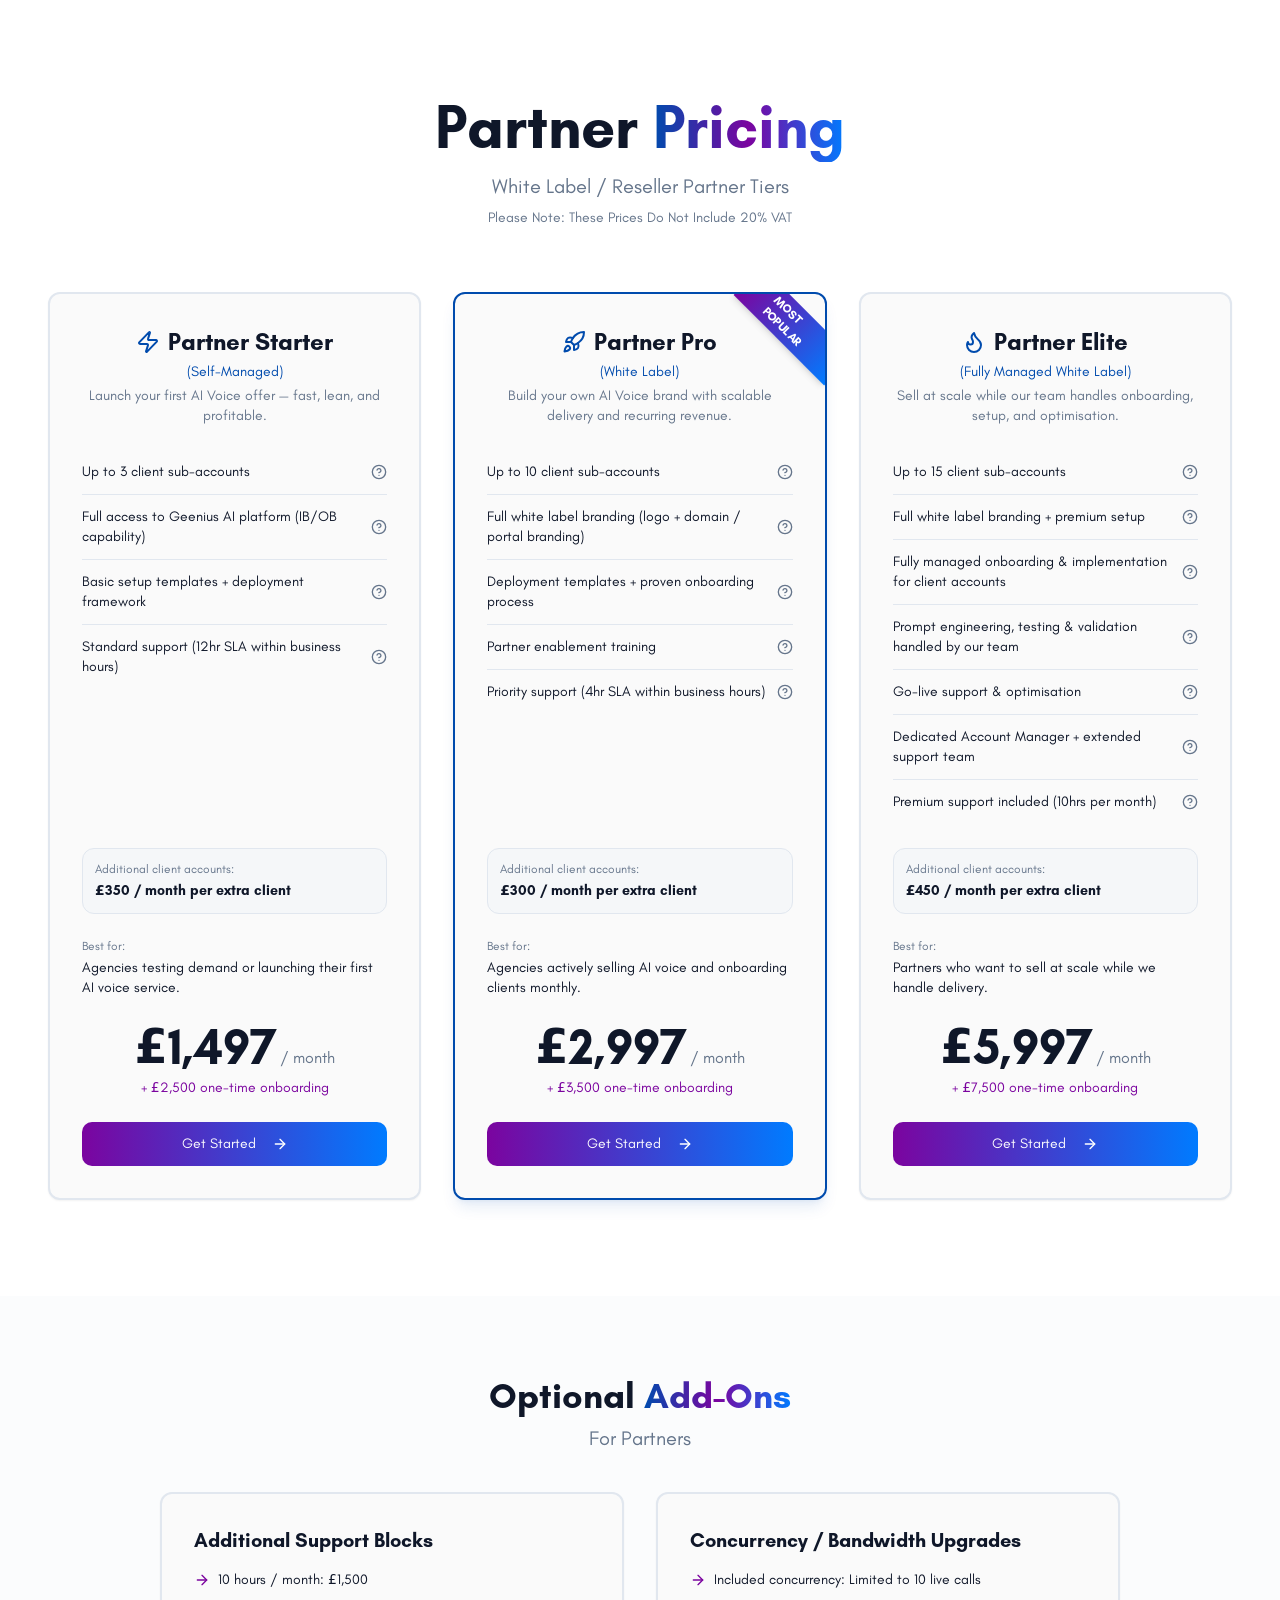
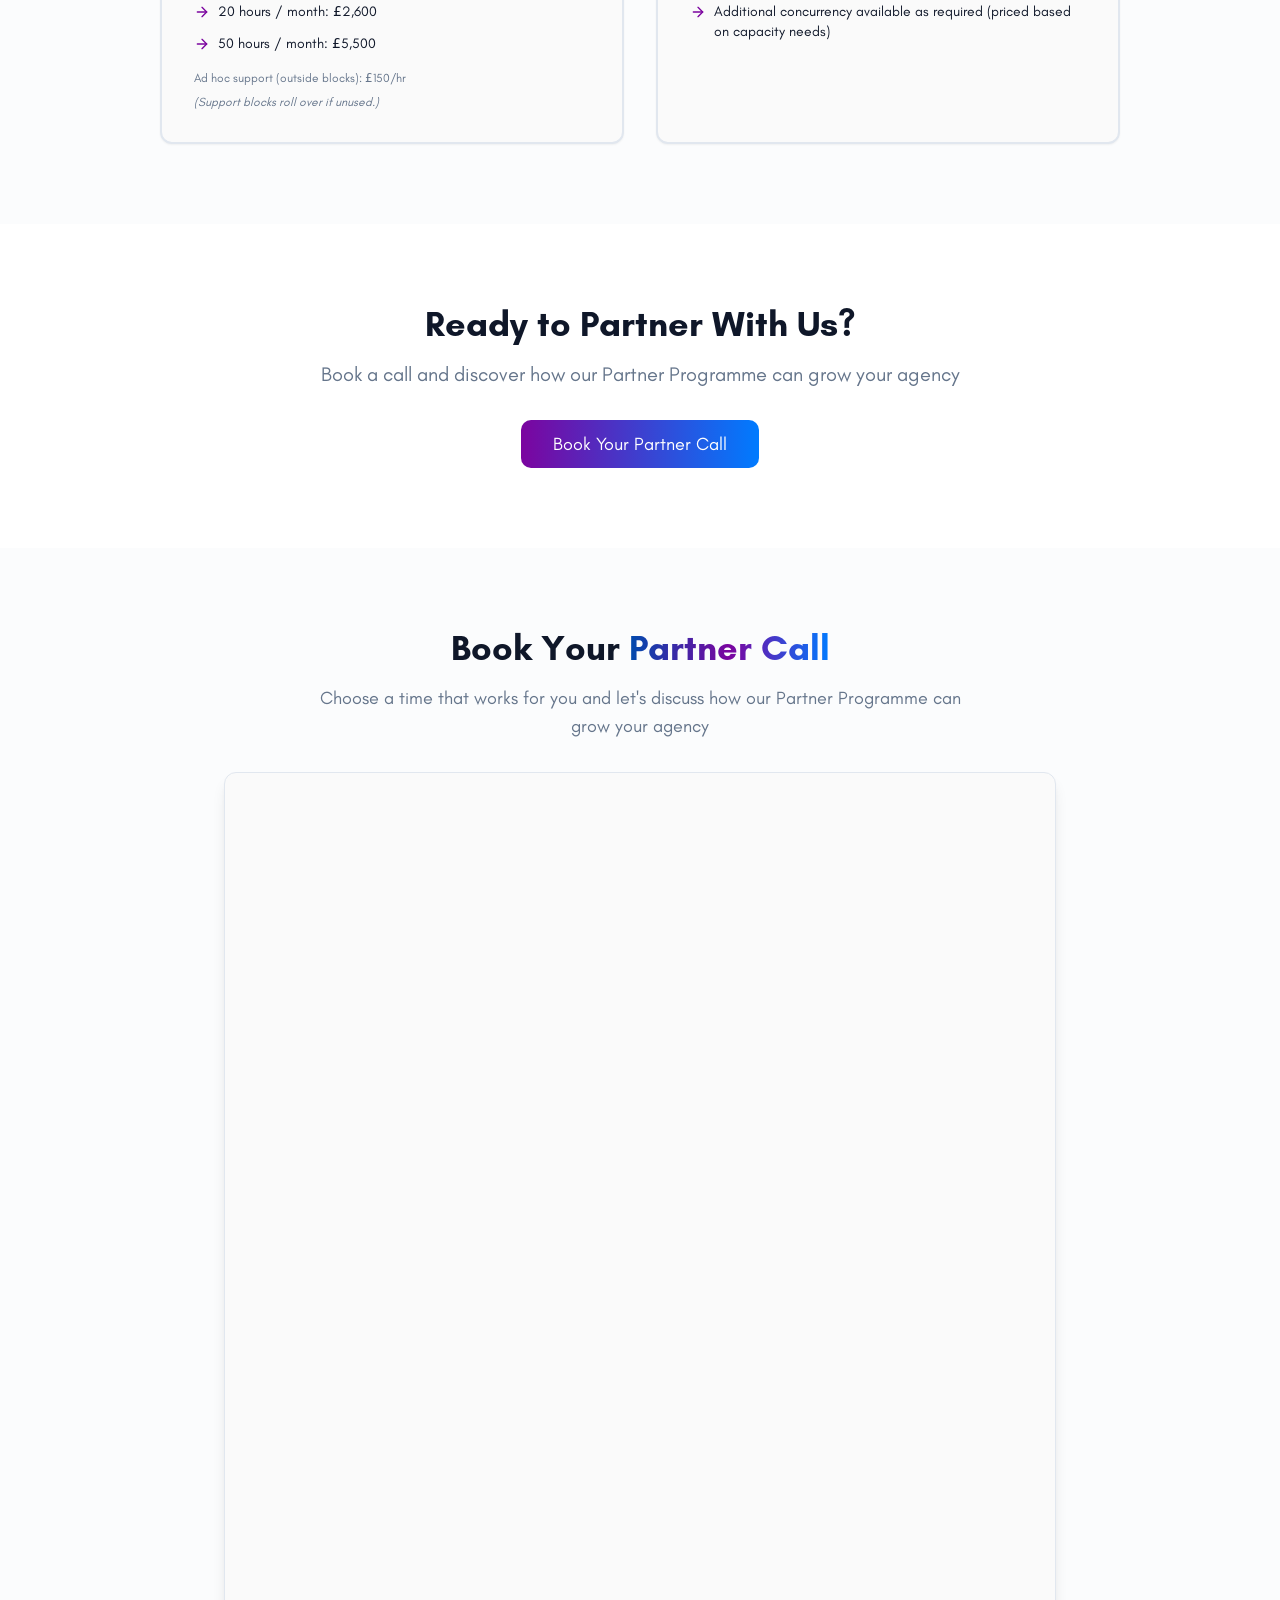
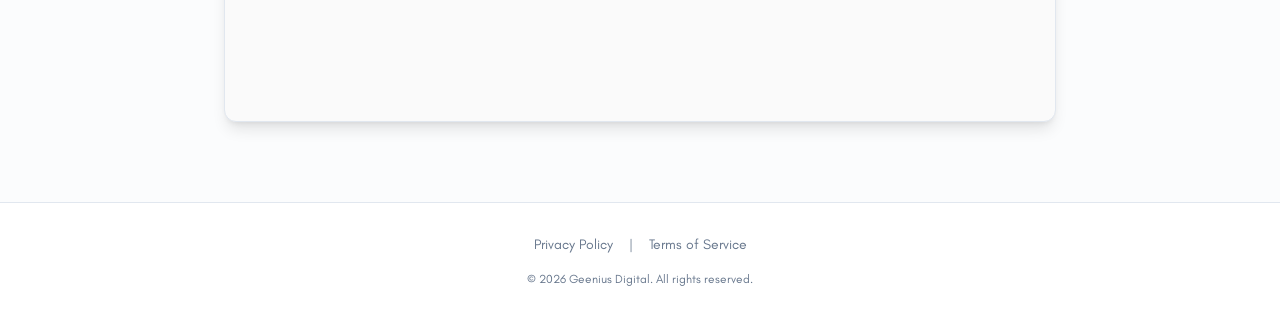
<file: partnerpricing.html>
<!doctype html>
<html lang="en"><head>
    <meta charset="UTF-8">
    <meta name="viewport" content="width=device-width, initial-scale=1.0">

    <!-- Google tag (gtag.js) -->
    <script async src="https://www.googletagmanager.com/gtag/js?id=G-D5BD402LVR"></script>
    <script>
      window.dataLayer = window.dataLayer || [];
      function gtag(){dataLayer.push(arguments);}

      // Consent Mode v2. Nothing is stored until the visitor accepts.
      gtag('consent', 'default', {
        ad_storage: 'denied',
        ad_user_data: 'denied',
        ad_personalization: 'denied',
        analytics_storage: 'denied',
        functionality_storage: 'granted',
        security_storage: 'granted',
        wait_for_update: 500
      });
      try {
        if (localStorage.getItem('cookie-consent') === 'accepted') {
          gtag('consent', 'update', {
            ad_storage: 'granted',
            ad_user_data: 'granted',
            ad_personalization: 'granted',
            analytics_storage: 'granted'
          });
        }
      } catch (e) {}

      gtag('js', new Date());

      gtag('config', 'G-D5BD402LVR');
    </script>
    <title>Partner &amp; White Label Pricing | Geenius AI Reseller Programme</title>
    <meta name="description" content="Become a Geenius AI partner. White label AI voice agents under your brand. Partner Starter, Pro, and Elite tiers from £1,497/month. Grow your agency with AI.">
    <meta name="author" content="Geenius AI">
    <meta name="robots" content="index, follow">
    <link rel="canonical" href="https://www.geeniusdigital.com/partnerpricing">

    <!-- Open Graph -->
    <meta property="og:type" content="website">
    <meta property="og:url" content="https://www.geeniusdigital.com/partnerpricing">
    <meta property="og:title" content="Partner &amp; White Label Pricing | Geenius AI Reseller Programme">
    <meta property="og:description" content="Become a Geenius AI partner. White label AI voice agents under your brand. Partner Starter, Pro, and Elite tiers from £1,497/month. Grow your agency with AI.">
    <meta property="og:image" content="https://www.geeniusdigital.com/og-image.png">
    <meta property="og:site_name" content="Geenius AI">
    <meta property="og:locale" content="en_GB">

    <!-- Twitter Card -->
    <meta name="twitter:card" content="summary_large_image">
    <meta name="twitter:title" content="Partner &amp; White Label Pricing | Geenius AI Reseller Programme">
    <meta name="twitter:description" content="Become a Geenius AI partner. White label AI voice agents under your brand. Partner Starter, Pro, and Elite tiers from £1,497/month. Grow your agency with AI.">
    <meta name="twitter:image" content="https://www.geeniusdigital.com/og-image.png">

    <!-- Favicon -->
    <link rel="icon" type="image/x-icon" href="https://storage.googleapis.com/gpt-engineer-file-uploads/6ILTWEbeGMOBGvfyK51NenK8gHO2/uploads/1762470176589-android-chrome-512x512.png">

    <!-- JSON-LD Structured Data -->
    <script type="application/ld+json">
    {
      "@context": "https://schema.org",
      "@type": "Organization",
      "name": "Geenius AI",
      "url": "https://www.geeniusdigital.com",
      "description": "AI-powered voice agents and messaging automation for businesses. Handle inbound and outbound calls, WhatsApp, Facebook Messenger, Instagram DM and more.",
      "contactPoint": {
        "@type": "ContactPoint",
        "contactType": "sales",
        "availableLanguage": "English"
      },
      "sameAs": [],
      "logo": "https://www.geeniusdigital.com/assets/geenius-logo.png"
    }
    </script>
    <script type="application/ld+json">
    {
      "@context": "https://schema.org",
      "@type": "SoftwareApplication",
      "name": "Geenius AI",
      "applicationCategory": "BusinessApplication",
      "operatingSystem": "Web",
      "description": "AI employee that handles voice calls and messaging across WhatsApp, Facebook Messenger, Instagram DM, and more."
    }
    </script>
    <!-- Meta Pixel Code -->
    <script>
    // Held until the visitor accepts cookies. assets/site.js calls this on Accept.
    window.gxLoadPixel = function () {
      if (window.__gxPixelLoaded) return;
      window.__gxPixelLoaded = true;
      !function(f,b,e,v,n,t,s)
      {if(f.fbq)return;n=f.fbq=function(){n.callMethod?
      n.callMethod.apply(n,arguments):n.queue.push(arguments)};
      if(!f._fbq)f._fbq=n;n.push=n;n.loaded=!0;n.version='2.0';
      n.queue=[];t=b.createElement(e);t.async=!0;
      t.src=v;s=b.getElementsByTagName(e)[0];
      s.parentNode.insertBefore(t,s)}(window, document,'script',
      'https://connect.facebook.net/en_US/fbevents.js');
      fbq('init', '1123335949846125');
      fbq('track', 'PageView');
    };
    try {
      if (localStorage.getItem('cookie-consent') === 'accepted') window.gxLoadPixel();
    } catch (e) {}
    </script>
    <!-- End Meta Pixel Code -->
    
    <link rel="preconnect" href="https://storage.googleapis.com" crossorigin>
    <link rel="preconnect" href="https://api.leadconnectorhq.com" crossorigin>
    <link rel="dns-prefetch" href="https://connect.facebook.net">
    <link rel="stylesheet" href="assets/styles.css">
    <link rel="stylesheet" href="assets/site.css?v=1793105166">
      <script type="application/ld+json">
    {
      "@context": "https://schema.org",
      "@type": "BreadcrumbList",
      "itemListElement": [
        {
          "@type": "ListItem",
          "position": 1,
          "name": "Home",
          "item": "https://www.geeniusdigital.com/"
        },
        {
          "@type": "ListItem",
          "position": 2,
          "name": "Partner Pricing",
          "item": "https://www.geeniusdigital.com/partnerpricing"
        }
      ]
    }
    </script>
  </head>
  <body>
    <div id="root"><div role="region" aria-label="Notifications (F8)" tabindex="-1" style="pointer-events: none;"></div><section aria-label="Notifications alt+T" tabindex="-1" aria-live="polite" aria-relevant="additions text" aria-atomic="false"></section><div class="min-h-screen bg-background"><section class="py-16 md:py-24 px-4"><div class="container mx-auto max-w-7xl"><div class="text-center mb-12 md:mb-16"><h1 class="text-4xl md:text-5xl lg:text-6xl font-bold mb-4">Partner <span class="bg-gradient-to-r from-primary via-secondary to-accent bg-clip-text text-transparent">Pricing</span></h1><p class="text-lg md:text-xl text-muted-foreground">White Label / Reseller Partner Tiers</p><p class="text-sm text-muted-foreground mt-2">Please Note: These Prices Do Not Include 20% VAT</p></div><div class="grid grid-cols-1 md:grid-cols-2 lg:grid-cols-3 gap-6 lg:gap-8"><div class="rounded-lg text-card-foreground shadow-sm relative flex flex-col p-5 md:p-8 bg-card border-2 transition-all duration-300 hover:shadow-lg border-border hover:border-primary/50"><div class="text-center mb-4 md:mb-6"><div class="flex items-center justify-center gap-2 mb-1"><svg xmlns="http://www.w3.org/2000/svg" width="24" height="24" viewBox="0 0 24 24" fill="none" stroke="currentColor" stroke-width="2" stroke-linecap="round" stroke-linejoin="round" class="lucide lucide-zap h-5 w-5 md:h-6 md:w-6 text-primary"><path d="M4 14a1 1 0 0 1-.78-1.63l9.9-10.2a.5.5 0 0 1 .86.46l-1.92 6.02A1 1 0 0 0 13 10h7a1 1 0 0 1 .78 1.63l-9.9 10.2a.5.5 0 0 1-.86-.46l1.92-6.02A1 1 0 0 0 11 14z"></path></svg><h2 class="text-xl md:text-2xl font-bold">Partner Starter</h2></div><p class="text-xs md:text-sm font-medium text-primary mb-1">(Self-Managed)</p><p class="text-xs md:text-sm text-muted-foreground">Launch your first AI Voice offer — fast, lean, and profitable.</p></div><div class="flex-1 space-y-0 mb-4 md:mb-6"><div class="flex items-center justify-between py-2.5 md:py-3 border-b border-border last:border-b-0"><span class="text-xs md:text-sm text-foreground pr-2">Up to 3 client sub-accounts</span><button class="flex-shrink-0 text-muted-foreground hover:text-primary transition-colors" data-state="closed" data-gx="tooltip-trigger" data-gx-tip="Manage up to 3 separate client accounts from your dashboard"><svg xmlns="http://www.w3.org/2000/svg" width="24" height="24" viewBox="0 0 24 24" fill="none" stroke="currentColor" stroke-width="2" stroke-linecap="round" stroke-linejoin="round" class="lucide lucide-circle-help h-4 w-4"><circle cx="12" cy="12" r="10"></circle><path d="M9.09 9a3 3 0 0 1 5.83 1c0 2-3 3-3 3"></path><path d="M12 17h.01"></path></svg></button></div><div class="flex items-center justify-between py-2.5 md:py-3 border-b border-border last:border-b-0"><span class="text-xs md:text-sm text-foreground pr-2">Full access to Geenius AI platform (IB/OB capability)</span><button class="flex-shrink-0 text-muted-foreground hover:text-primary transition-colors" data-state="closed"><svg xmlns="http://www.w3.org/2000/svg" width="24" height="24" viewBox="0 0 24 24" fill="none" stroke="currentColor" stroke-width="2" stroke-linecap="round" stroke-linejoin="round" class="lucide lucide-circle-help h-4 w-4"><circle cx="12" cy="12" r="10"></circle><path d="M9.09 9a3 3 0 0 1 5.83 1c0 2-3 3-3 3"></path><path d="M12 17h.01"></path></svg></button></div><div class="flex items-center justify-between py-2.5 md:py-3 border-b border-border last:border-b-0"><span class="text-xs md:text-sm text-foreground pr-2">Basic setup templates + deployment framework</span><button class="flex-shrink-0 text-muted-foreground hover:text-primary transition-colors" data-state="closed" data-gx="tooltip-trigger" data-gx-tip="Pre-built templates to get your clients live quickly"><svg xmlns="http://www.w3.org/2000/svg" width="24" height="24" viewBox="0 0 24 24" fill="none" stroke="currentColor" stroke-width="2" stroke-linecap="round" stroke-linejoin="round" class="lucide lucide-circle-help h-4 w-4"><circle cx="12" cy="12" r="10"></circle><path d="M9.09 9a3 3 0 0 1 5.83 1c0 2-3 3-3 3"></path><path d="M12 17h.01"></path></svg></button></div><div class="flex items-center justify-between py-2.5 md:py-3 border-b border-border last:border-b-0"><span class="text-xs md:text-sm text-foreground pr-2">Standard support (12hr SLA within business hours)</span><button class="flex-shrink-0 text-muted-foreground hover:text-primary transition-colors" data-state="closed"><svg xmlns="http://www.w3.org/2000/svg" width="24" height="24" viewBox="0 0 24 24" fill="none" stroke="currentColor" stroke-width="2" stroke-linecap="round" stroke-linejoin="round" class="lucide lucide-circle-help h-4 w-4"><circle cx="12" cy="12" r="10"></circle><path d="M9.09 9a3 3 0 0 1 5.83 1c0 2-3 3-3 3"></path><path d="M12 17h.01"></path></svg></button></div></div><div class="mb-4 md:mb-6 p-3 rounded-lg bg-muted/50 border border-border"><p class="text-xs font-medium text-muted-foreground mb-1">Additional client accounts:</p><p class="text-sm font-semibold text-foreground">£350 / month per extra client</p></div><div class="mb-4 md:mb-6"><p class="text-xs font-medium text-muted-foreground mb-1">Best for:</p><p class="text-xs md:text-sm text-foreground">Agencies testing demand or launching their first AI voice service.</p></div><div class="text-center mt-auto"><div class="mb-2"><span class="text-3xl md:text-5xl font-bold">£1,497</span><span class="text-sm md:text-base text-muted-foreground"> / month</span></div><p class="text-xs md:text-sm text-secondary font-medium mb-4 md:mb-6">+ £2,500 one-time onboarding</p><button class="inline-flex items-center justify-center gap-2 whitespace-nowrap text-sm font-medium ring-offset-background transition-colors focus-visible:outline-none focus-visible:ring-2 focus-visible:ring-ring focus-visible:ring-offset-2 disabled:pointer-events-none disabled:opacity-50 [&amp;_svg]:pointer-events-none [&amp;_svg]:size-4 [&amp;_svg]:shrink-0 bg-primary hover:bg-primary/90 h-11 rounded-md px-8 w-full bg-gradient-to-r from-secondary to-accent hover:opacity-90 text-white" data-gx="scroll-to" data-gx-target="#booking-calendar">Get Started<svg xmlns="http://www.w3.org/2000/svg" width="24" height="24" viewBox="0 0 24 24" fill="none" stroke="currentColor" stroke-width="2" stroke-linecap="round" stroke-linejoin="round" class="lucide lucide-arrow-right ml-2 h-4 w-4"><path d="M5 12h14"></path><path d="m12 5 7 7-7 7"></path></svg></button></div></div><div class="rounded-lg text-card-foreground relative flex flex-col p-5 md:p-8 bg-card border-2 transition-all duration-300 hover:shadow-lg border-primary shadow-lg shadow-primary/10"><div class="absolute -top-0 -right-0 overflow-hidden w-24 h-24"><div class="absolute top-3 -right-8 rotate-45 bg-gradient-to-r from-secondary to-accent text-white text-xs font-semibold py-1 px-8 shadow-md">MOST POPULAR</div></div><div class="text-center mb-4 md:mb-6"><div class="flex items-center justify-center gap-2 mb-1"><svg xmlns="http://www.w3.org/2000/svg" width="24" height="24" viewBox="0 0 24 24" fill="none" stroke="currentColor" stroke-width="2" stroke-linecap="round" stroke-linejoin="round" class="lucide lucide-rocket h-5 w-5 md:h-6 md:w-6 text-primary"><path d="M4.5 16.5c-1.5 1.26-2 5-2 5s3.74-.5 5-2c.71-.84.7-2.13-.09-2.91a2.18 2.18 0 0 0-2.91-.09z"></path><path d="m12 15-3-3a22 22 0 0 1 2-3.95A12.88 12.88 0 0 1 22 2c0 2.72-.78 7.5-6 11a22.35 22.35 0 0 1-4 2z"></path><path d="M9 12H4s.55-3.03 2-4c1.62-1.08 5 0 5 0"></path><path d="M12 15v5s3.03-.55 4-2c1.08-1.62 0-5 0-5"></path></svg><h2 class="text-xl md:text-2xl font-bold">Partner Pro</h2></div><p class="text-xs md:text-sm font-medium text-primary mb-1">(White Label)</p><p class="text-xs md:text-sm text-muted-foreground">Build your own AI Voice brand with scalable delivery and recurring revenue.</p></div><div class="flex-1 space-y-0 mb-4 md:mb-6"><div class="flex items-center justify-between py-2.5 md:py-3 border-b border-border last:border-b-0"><span class="text-xs md:text-sm text-foreground pr-2">Up to 10 client sub-accounts</span><button class="flex-shrink-0 text-muted-foreground hover:text-primary transition-colors" data-state="closed" data-gx="tooltip-trigger" data-gx-tip="Manage up to 10 separate client accounts from your dashboard"><svg xmlns="http://www.w3.org/2000/svg" width="24" height="24" viewBox="0 0 24 24" fill="none" stroke="currentColor" stroke-width="2" stroke-linecap="round" stroke-linejoin="round" class="lucide lucide-circle-help h-4 w-4"><circle cx="12" cy="12" r="10"></circle><path d="M9.09 9a3 3 0 0 1 5.83 1c0 2-3 3-3 3"></path><path d="M12 17h.01"></path></svg></button></div><div class="flex items-center justify-between py-2.5 md:py-3 border-b border-border last:border-b-0"><span class="text-xs md:text-sm text-foreground pr-2">Full white label branding (logo + domain / portal branding)</span><button class="flex-shrink-0 text-muted-foreground hover:text-primary transition-colors" data-state="closed"><svg xmlns="http://www.w3.org/2000/svg" width="24" height="24" viewBox="0 0 24 24" fill="none" stroke="currentColor" stroke-width="2" stroke-linecap="round" stroke-linejoin="round" class="lucide lucide-circle-help h-4 w-4"><circle cx="12" cy="12" r="10"></circle><path d="M9.09 9a3 3 0 0 1 5.83 1c0 2-3 3-3 3"></path><path d="M12 17h.01"></path></svg></button></div><div class="flex items-center justify-between py-2.5 md:py-3 border-b border-border last:border-b-0"><span class="text-xs md:text-sm text-foreground pr-2">Deployment templates + proven onboarding process</span><button class="flex-shrink-0 text-muted-foreground hover:text-primary transition-colors" data-state="closed" data-gx="tooltip-trigger" data-gx-tip="Battle-tested templates and onboarding workflows"><svg xmlns="http://www.w3.org/2000/svg" width="24" height="24" viewBox="0 0 24 24" fill="none" stroke="currentColor" stroke-width="2" stroke-linecap="round" stroke-linejoin="round" class="lucide lucide-circle-help h-4 w-4"><circle cx="12" cy="12" r="10"></circle><path d="M9.09 9a3 3 0 0 1 5.83 1c0 2-3 3-3 3"></path><path d="M12 17h.01"></path></svg></button></div><div class="flex items-center justify-between py-2.5 md:py-3 border-b border-border last:border-b-0"><span class="text-xs md:text-sm text-foreground pr-2">Partner enablement training</span><button class="flex-shrink-0 text-muted-foreground hover:text-primary transition-colors" data-state="closed"><svg xmlns="http://www.w3.org/2000/svg" width="24" height="24" viewBox="0 0 24 24" fill="none" stroke="currentColor" stroke-width="2" stroke-linecap="round" stroke-linejoin="round" class="lucide lucide-circle-help h-4 w-4"><circle cx="12" cy="12" r="10"></circle><path d="M9.09 9a3 3 0 0 1 5.83 1c0 2-3 3-3 3"></path><path d="M12 17h.01"></path></svg></button></div><div class="flex items-center justify-between py-2.5 md:py-3 border-b border-border last:border-b-0"><span class="text-xs md:text-sm text-foreground pr-2">Priority support (4hr SLA within business hours)</span><button class="flex-shrink-0 text-muted-foreground hover:text-primary transition-colors" data-state="closed" data-gx="tooltip-trigger" data-gx-tip="Faster support responses within 4 hours during business hours"><svg xmlns="http://www.w3.org/2000/svg" width="24" height="24" viewBox="0 0 24 24" fill="none" stroke="currentColor" stroke-width="2" stroke-linecap="round" stroke-linejoin="round" class="lucide lucide-circle-help h-4 w-4"><circle cx="12" cy="12" r="10"></circle><path d="M9.09 9a3 3 0 0 1 5.83 1c0 2-3 3-3 3"></path><path d="M12 17h.01"></path></svg></button></div></div><div class="mb-4 md:mb-6 p-3 rounded-lg bg-muted/50 border border-border"><p class="text-xs font-medium text-muted-foreground mb-1">Additional client accounts:</p><p class="text-sm font-semibold text-foreground">£300 / month per extra client</p></div><div class="mb-4 md:mb-6"><p class="text-xs font-medium text-muted-foreground mb-1">Best for:</p><p class="text-xs md:text-sm text-foreground">Agencies actively selling AI voice and onboarding clients monthly.</p></div><div class="text-center mt-auto"><div class="mb-2"><span class="text-3xl md:text-5xl font-bold">£2,997</span><span class="text-sm md:text-base text-muted-foreground"> / month</span></div><p class="text-xs md:text-sm text-secondary font-medium mb-4 md:mb-6">+ £3,500 one-time onboarding</p><button class="inline-flex items-center justify-center gap-2 whitespace-nowrap text-sm font-medium ring-offset-background transition-colors focus-visible:outline-none focus-visible:ring-2 focus-visible:ring-ring focus-visible:ring-offset-2 disabled:pointer-events-none disabled:opacity-50 [&amp;_svg]:pointer-events-none [&amp;_svg]:size-4 [&amp;_svg]:shrink-0 bg-primary hover:bg-primary/90 h-11 rounded-md px-8 w-full bg-gradient-to-r from-secondary to-accent hover:opacity-90 text-white" data-gx="scroll-to" data-gx-target="#booking-calendar">Get Started<svg xmlns="http://www.w3.org/2000/svg" width="24" height="24" viewBox="0 0 24 24" fill="none" stroke="currentColor" stroke-width="2" stroke-linecap="round" stroke-linejoin="round" class="lucide lucide-arrow-right ml-2 h-4 w-4"><path d="M5 12h14"></path><path d="m12 5 7 7-7 7"></path></svg></button></div></div><div class="rounded-lg text-card-foreground shadow-sm relative flex flex-col p-5 md:p-8 bg-card border-2 transition-all duration-300 hover:shadow-lg border-border hover:border-primary/50"><div class="text-center mb-4 md:mb-6"><div class="flex items-center justify-center gap-2 mb-1"><svg xmlns="http://www.w3.org/2000/svg" width="24" height="24" viewBox="0 0 24 24" fill="none" stroke="currentColor" stroke-width="2" stroke-linecap="round" stroke-linejoin="round" class="lucide lucide-flame h-5 w-5 md:h-6 md:w-6 text-primary"><path d="M8.5 14.5A2.5 2.5 0 0 0 11 12c0-1.38-.5-2-1-3-1.072-2.143-.224-4.054 2-6 .5 2.5 2 4.9 4 6.5 2 1.6 3 3.5 3 5.5a7 7 0 1 1-14 0c0-1.153.433-2.294 1-3a2.5 2.5 0 0 0 2.5 2.5z"></path></svg><h2 class="text-xl md:text-2xl font-bold">Partner Elite</h2></div><p class="text-xs md:text-sm font-medium text-primary mb-1">(Fully Managed White Label)</p><p class="text-xs md:text-sm text-muted-foreground">Sell at scale while our team handles onboarding, setup, and optimisation.</p></div><div class="flex-1 space-y-0 mb-4 md:mb-6"><div class="flex items-center justify-between py-2.5 md:py-3 border-b border-border last:border-b-0"><span class="text-xs md:text-sm text-foreground pr-2">Up to 15 client sub-accounts</span><button class="flex-shrink-0 text-muted-foreground hover:text-primary transition-colors" data-state="closed"><svg xmlns="http://www.w3.org/2000/svg" width="24" height="24" viewBox="0 0 24 24" fill="none" stroke="currentColor" stroke-width="2" stroke-linecap="round" stroke-linejoin="round" class="lucide lucide-circle-help h-4 w-4"><circle cx="12" cy="12" r="10"></circle><path d="M9.09 9a3 3 0 0 1 5.83 1c0 2-3 3-3 3"></path><path d="M12 17h.01"></path></svg></button></div><div class="flex items-center justify-between py-2.5 md:py-3 border-b border-border last:border-b-0"><span class="text-xs md:text-sm text-foreground pr-2">Full white label branding + premium setup</span><button class="flex-shrink-0 text-muted-foreground hover:text-primary transition-colors" data-state="closed" data-gx="tooltip-trigger" data-gx-tip="Premium white-label experience with enhanced setup"><svg xmlns="http://www.w3.org/2000/svg" width="24" height="24" viewBox="0 0 24 24" fill="none" stroke="currentColor" stroke-width="2" stroke-linecap="round" stroke-linejoin="round" class="lucide lucide-circle-help h-4 w-4"><circle cx="12" cy="12" r="10"></circle><path d="M9.09 9a3 3 0 0 1 5.83 1c0 2-3 3-3 3"></path><path d="M12 17h.01"></path></svg></button></div><div class="flex items-center justify-between py-2.5 md:py-3 border-b border-border last:border-b-0"><span class="text-xs md:text-sm text-foreground pr-2">Fully managed onboarding &amp; implementation for client accounts</span><button class="flex-shrink-0 text-muted-foreground hover:text-primary transition-colors" data-state="closed"><svg xmlns="http://www.w3.org/2000/svg" width="24" height="24" viewBox="0 0 24 24" fill="none" stroke="currentColor" stroke-width="2" stroke-linecap="round" stroke-linejoin="round" class="lucide lucide-circle-help h-4 w-4"><circle cx="12" cy="12" r="10"></circle><path d="M9.09 9a3 3 0 0 1 5.83 1c0 2-3 3-3 3"></path><path d="M12 17h.01"></path></svg></button></div><div class="flex items-center justify-between py-2.5 md:py-3 border-b border-border last:border-b-0"><span class="text-xs md:text-sm text-foreground pr-2">Prompt engineering, testing &amp; validation handled by our team</span><button class="flex-shrink-0 text-muted-foreground hover:text-primary transition-colors" data-state="closed" data-gx="tooltip-trigger" data-gx-tip="Our specialists handle all AI prompt configuration and testing"><svg xmlns="http://www.w3.org/2000/svg" width="24" height="24" viewBox="0 0 24 24" fill="none" stroke="currentColor" stroke-width="2" stroke-linecap="round" stroke-linejoin="round" class="lucide lucide-circle-help h-4 w-4"><circle cx="12" cy="12" r="10"></circle><path d="M9.09 9a3 3 0 0 1 5.83 1c0 2-3 3-3 3"></path><path d="M12 17h.01"></path></svg></button></div><div class="flex items-center justify-between py-2.5 md:py-3 border-b border-border last:border-b-0"><span class="text-xs md:text-sm text-foreground pr-2">Go-live support &amp; optimisation</span><button class="flex-shrink-0 text-muted-foreground hover:text-primary transition-colors" data-state="closed"><svg xmlns="http://www.w3.org/2000/svg" width="24" height="24" viewBox="0 0 24 24" fill="none" stroke="currentColor" stroke-width="2" stroke-linecap="round" stroke-linejoin="round" class="lucide lucide-circle-help h-4 w-4"><circle cx="12" cy="12" r="10"></circle><path d="M9.09 9a3 3 0 0 1 5.83 1c0 2-3 3-3 3"></path><path d="M12 17h.01"></path></svg></button></div><div class="flex items-center justify-between py-2.5 md:py-3 border-b border-border last:border-b-0"><span class="text-xs md:text-sm text-foreground pr-2">Dedicated Account Manager + extended support team</span><button class="flex-shrink-0 text-muted-foreground hover:text-primary transition-colors" data-state="closed" data-gx="tooltip-trigger" data-gx-tip="Personal account manager with an extended support team"><svg xmlns="http://www.w3.org/2000/svg" width="24" height="24" viewBox="0 0 24 24" fill="none" stroke="currentColor" stroke-width="2" stroke-linecap="round" stroke-linejoin="round" class="lucide lucide-circle-help h-4 w-4"><circle cx="12" cy="12" r="10"></circle><path d="M9.09 9a3 3 0 0 1 5.83 1c0 2-3 3-3 3"></path><path d="M12 17h.01"></path></svg></button></div><div class="flex items-center justify-between py-2.5 md:py-3 border-b border-border last:border-b-0"><span class="text-xs md:text-sm text-foreground pr-2">Premium support included (10hrs per month)</span><button class="flex-shrink-0 text-muted-foreground hover:text-primary transition-colors" data-state="closed"><svg xmlns="http://www.w3.org/2000/svg" width="24" height="24" viewBox="0 0 24 24" fill="none" stroke="currentColor" stroke-width="2" stroke-linecap="round" stroke-linejoin="round" class="lucide lucide-circle-help h-4 w-4"><circle cx="12" cy="12" r="10"></circle><path d="M9.09 9a3 3 0 0 1 5.83 1c0 2-3 3-3 3"></path><path d="M12 17h.01"></path></svg></button></div></div><div class="mb-4 md:mb-6 p-3 rounded-lg bg-muted/50 border border-border"><p class="text-xs font-medium text-muted-foreground mb-1">Additional client accounts:</p><p class="text-sm font-semibold text-foreground">£450 / month per extra client</p></div><div class="mb-4 md:mb-6"><p class="text-xs font-medium text-muted-foreground mb-1">Best for:</p><p class="text-xs md:text-sm text-foreground">Partners who want to sell at scale while we handle delivery.</p></div><div class="text-center mt-auto"><div class="mb-2"><span class="text-3xl md:text-5xl font-bold">£5,997</span><span class="text-sm md:text-base text-muted-foreground"> / month</span></div><p class="text-xs md:text-sm text-secondary font-medium mb-4 md:mb-6">+ £7,500 one-time onboarding</p><button class="inline-flex items-center justify-center gap-2 whitespace-nowrap text-sm font-medium ring-offset-background transition-colors focus-visible:outline-none focus-visible:ring-2 focus-visible:ring-ring focus-visible:ring-offset-2 disabled:pointer-events-none disabled:opacity-50 [&amp;_svg]:pointer-events-none [&amp;_svg]:size-4 [&amp;_svg]:shrink-0 bg-primary hover:bg-primary/90 h-11 rounded-md px-8 w-full bg-gradient-to-r from-secondary to-accent hover:opacity-90 text-white" data-gx="scroll-to" data-gx-target="#booking-calendar">Get Started<svg xmlns="http://www.w3.org/2000/svg" width="24" height="24" viewBox="0 0 24 24" fill="none" stroke="currentColor" stroke-width="2" stroke-linecap="round" stroke-linejoin="round" class="lucide lucide-arrow-right ml-2 h-4 w-4"><path d="M5 12h14"></path><path d="m12 5 7 7-7 7"></path></svg></button></div></div></div></div></section><section class="py-16 md:py-20 px-4 bg-muted/30"><div class="container mx-auto max-w-5xl"><h2 class="text-3xl md:text-4xl font-bold text-center mb-10">Optional <span class="bg-gradient-to-r from-primary via-secondary to-accent bg-clip-text text-transparent">Add-Ons</span><span class="block text-lg md:text-xl font-normal text-muted-foreground mt-2">For Partners</span></h2><div class="grid grid-cols-1 md:grid-cols-2 gap-6 lg:gap-8"><div class="rounded-lg text-card-foreground shadow-sm p-5 md:p-8 bg-card border-2 border-border"><h3 class="text-lg md:text-xl font-bold mb-4">Additional Support Blocks</h3><ul class="space-y-3 mb-4"><li class="flex items-start gap-2"><svg xmlns="http://www.w3.org/2000/svg" width="24" height="24" viewBox="0 0 24 24" fill="none" stroke="currentColor" stroke-width="2" stroke-linecap="round" stroke-linejoin="round" class="lucide lucide-arrow-right h-4 w-4 text-secondary flex-shrink-0 mt-0.5"><path d="M5 12h14"></path><path d="m12 5 7 7-7 7"></path></svg><span class="text-sm text-foreground">10 hours / month: £1,500</span></li><li class="flex items-start gap-2"><svg xmlns="http://www.w3.org/2000/svg" width="24" height="24" viewBox="0 0 24 24" fill="none" stroke="currentColor" stroke-width="2" stroke-linecap="round" stroke-linejoin="round" class="lucide lucide-arrow-right h-4 w-4 text-secondary flex-shrink-0 mt-0.5"><path d="M5 12h14"></path><path d="m12 5 7 7-7 7"></path></svg><span class="text-sm text-foreground">20 hours / month: £2,600</span></li><li class="flex items-start gap-2"><svg xmlns="http://www.w3.org/2000/svg" width="24" height="24" viewBox="0 0 24 24" fill="none" stroke="currentColor" stroke-width="2" stroke-linecap="round" stroke-linejoin="round" class="lucide lucide-arrow-right h-4 w-4 text-secondary flex-shrink-0 mt-0.5"><path d="M5 12h14"></path><path d="m12 5 7 7-7 7"></path></svg><span class="text-sm text-foreground">50 hours / month: £5,500</span></li></ul><p class="text-xs text-muted-foreground mb-2">Ad hoc support (outside blocks): £150/hr</p><p class="text-xs text-muted-foreground italic">(Support blocks roll over if unused.)</p></div><div class="rounded-lg text-card-foreground shadow-sm p-5 md:p-8 bg-card border-2 border-border"><h3 class="text-lg md:text-xl font-bold mb-4">Concurrency / Bandwidth Upgrades</h3><ul class="space-y-3 mb-4"><li class="flex items-start gap-2"><svg xmlns="http://www.w3.org/2000/svg" width="24" height="24" viewBox="0 0 24 24" fill="none" stroke="currentColor" stroke-width="2" stroke-linecap="round" stroke-linejoin="round" class="lucide lucide-arrow-right h-4 w-4 text-secondary flex-shrink-0 mt-0.5"><path d="M5 12h14"></path><path d="m12 5 7 7-7 7"></path></svg><span class="text-sm text-foreground">Included concurrency: Limited to 10 live calls</span></li><li class="flex items-start gap-2"><svg xmlns="http://www.w3.org/2000/svg" width="24" height="24" viewBox="0 0 24 24" fill="none" stroke="currentColor" stroke-width="2" stroke-linecap="round" stroke-linejoin="round" class="lucide lucide-arrow-right h-4 w-4 text-secondary flex-shrink-0 mt-0.5"><path d="M5 12h14"></path><path d="m12 5 7 7-7 7"></path></svg><span class="text-sm text-foreground">Additional concurrency available as required (priced based on capacity needs)</span></li></ul></div></div></div></section><section class="py-16 md:py-20 px-4"><div class="container mx-auto max-w-4xl text-center"><h2 class="text-3xl md:text-4xl font-bold mb-4">Ready to Partner With Us?</h2><p class="text-xl text-muted-foreground mb-8 max-w-2xl mx-auto">Book a call and discover how our Partner Programme can grow your agency</p><button class="inline-flex items-center justify-center gap-2 whitespace-nowrap font-medium ring-offset-background transition-colors focus-visible:outline-none focus-visible:ring-2 focus-visible:ring-ring focus-visible:ring-offset-2 disabled:pointer-events-none disabled:opacity-50 [&amp;_svg]:pointer-events-none [&amp;_svg]:size-4 [&amp;_svg]:shrink-0 bg-primary hover:bg-primary/90 h-11 rounded-md text-lg px-8 py-6 bg-gradient-to-r from-secondary to-accent hover:opacity-90 text-white" data-gx="scroll-to" data-gx-target="#booking-calendar">Book Your Partner Call</button></div></section><section id="booking-calendar" class="py-16 md:py-20 px-4 bg-muted/30"><div class="container mx-auto max-w-4xl"><div class="text-center mb-8"><h2 class="text-3xl md:text-4xl font-bold mb-4">Book Your <span class="bg-gradient-to-r from-primary via-secondary to-accent bg-clip-text text-transparent">Partner Call</span></h2><p class="text-lg text-muted-foreground max-w-2xl mx-auto">Choose a time that works for you and let's discuss how our Partner Programme can grow your agency</p></div><div class="bg-card rounded-lg border border-border p-4 md:p-6 shadow-lg"><iframe src="https://api.leadconnectorhq.com/widget/booking/9UMBFiBtPVNCwS53U4T9" id="partner-booking-calendar" title="Book a Partner Call" style="width: 100%; border-width: medium; border-style: none; border-color: currentcolor; border-image: none; overflow: hidden; min-height: 900px;"></iframe></div></div></section></div><footer class="py-8 px-4 border-t border-border"><div class="container mx-auto"><nav class="flex flex-wrap items-center justify-center gap-4 text-sm text-muted-foreground" aria-label="Legal"><a href="https://onboarding.geeniusdigital.com/privacy-policy" class="hover:text-foreground transition-colors">Privacy Policy</a><span aria-hidden="true">|</span><a href="https://onboarding.geeniusdigital.com/terms-of-service" class="hover:text-foreground transition-colors">Terms of Service</a></nav><p class="mt-4 text-xs text-muted-foreground text-center">&copy; 2026 Geenius Digital. All rights reserved.</p></div></footer></div>
  

<script src="assets/site.js?v=1793105166" defer></script>
</body></html>
</file>
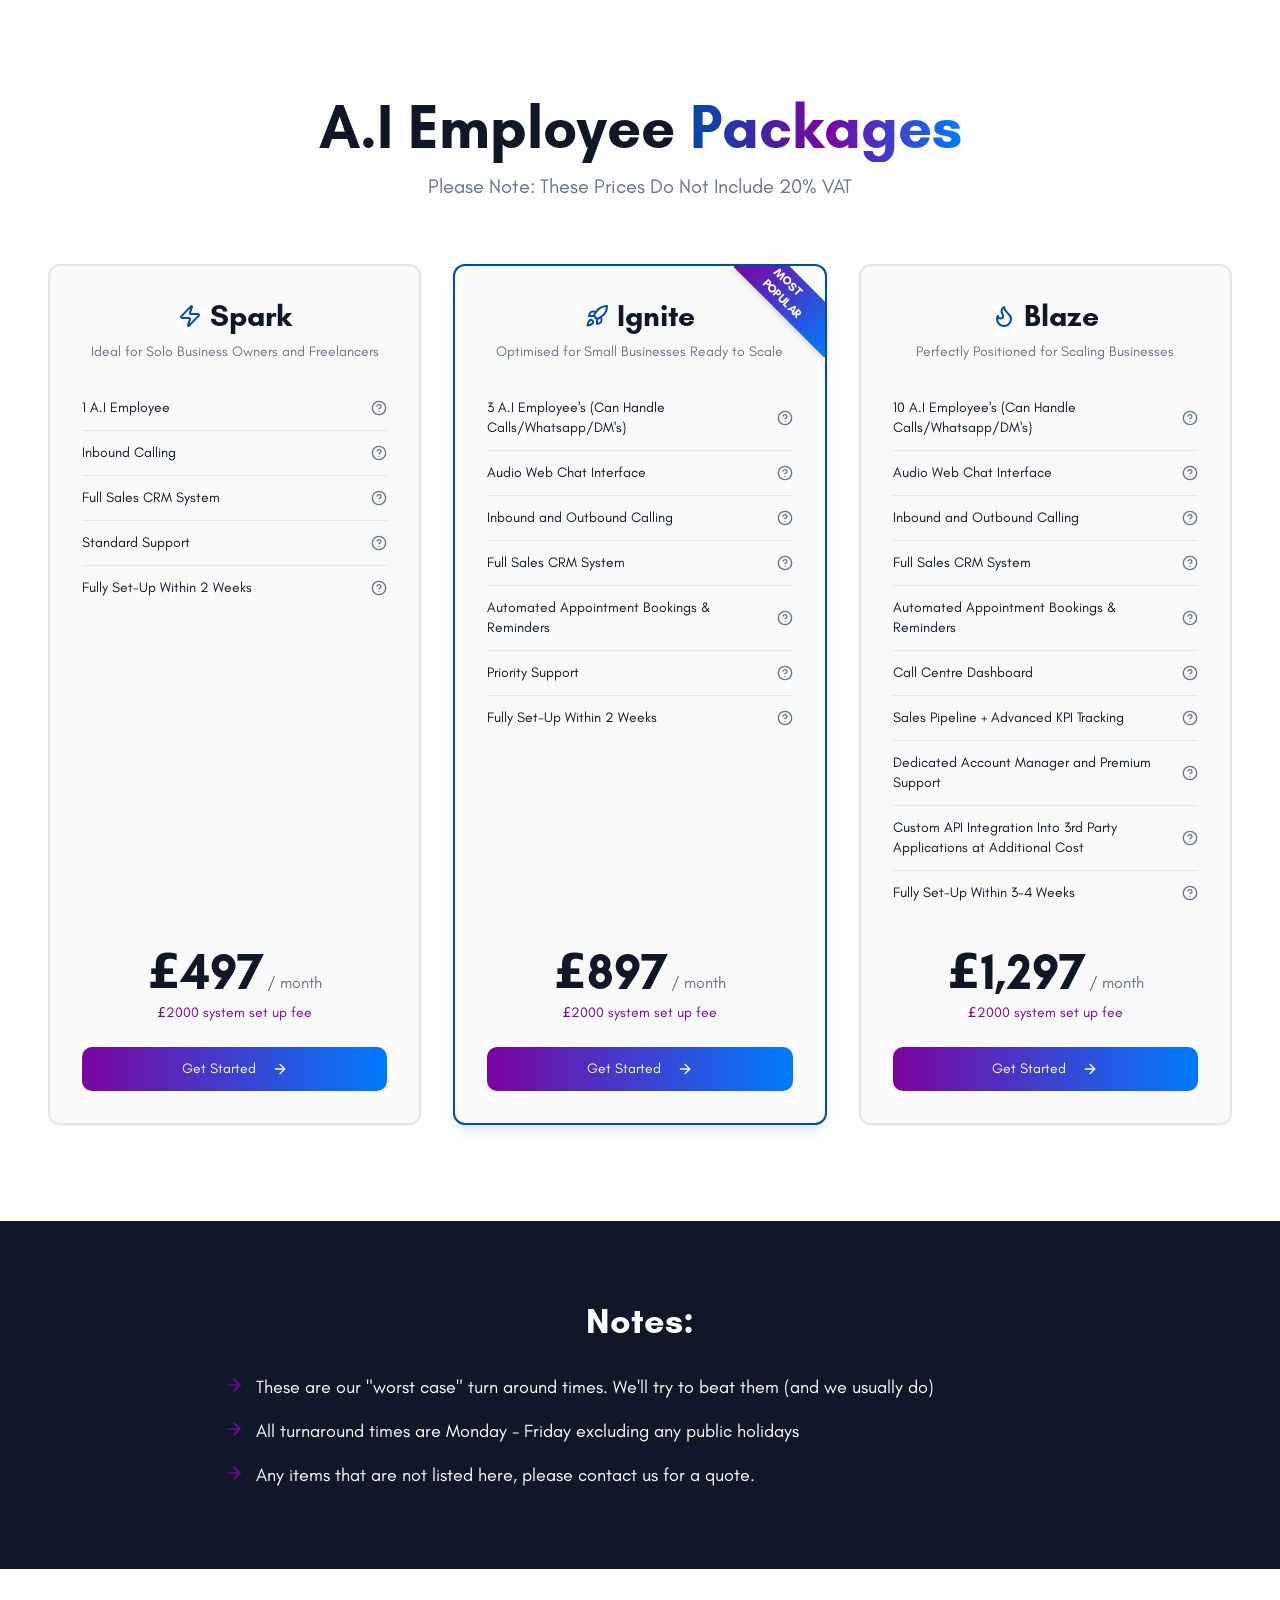
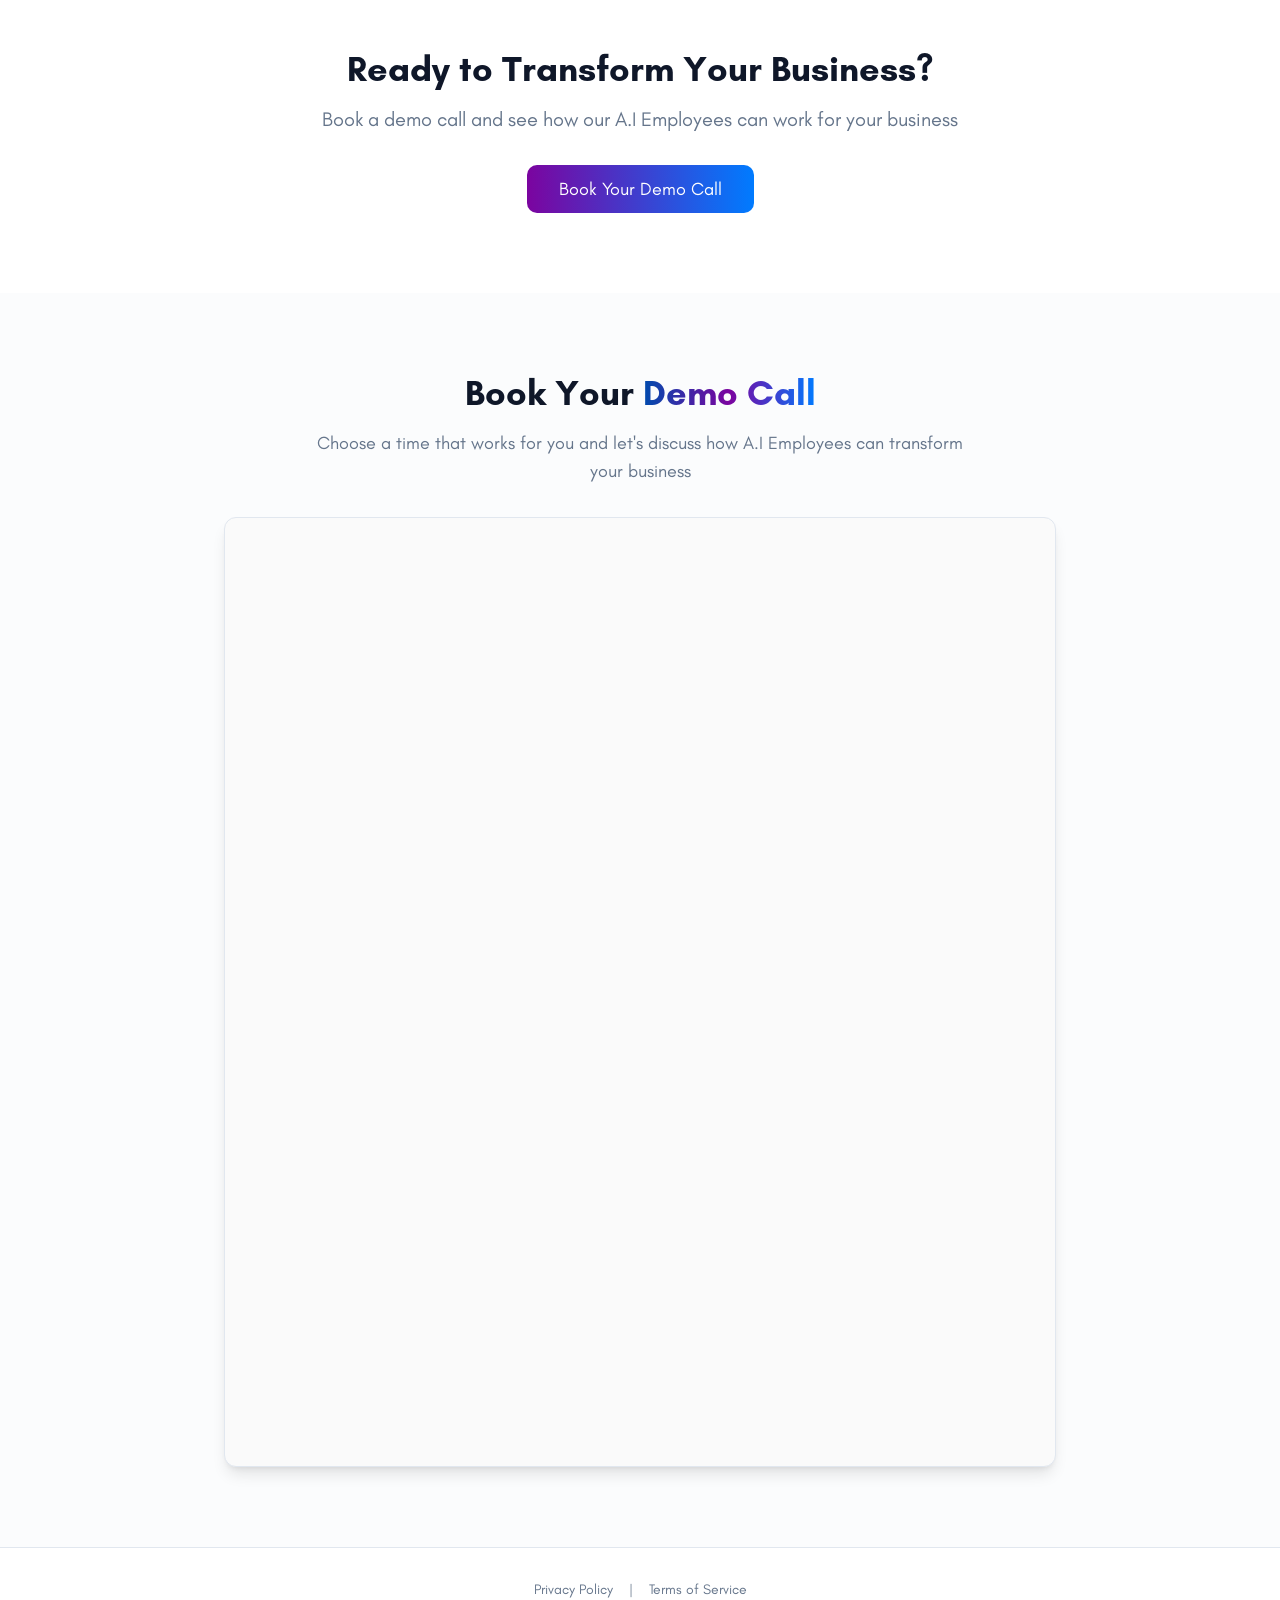
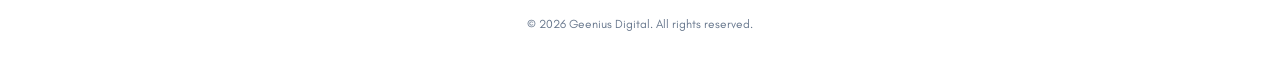
<file: pricing.html>
<!doctype html>
<html lang="en"><head>
    <meta charset="UTF-8">
    <meta name="viewport" content="width=device-width, initial-scale=1.0">

    <!-- Google tag (gtag.js) -->
    <script async src="https://www.googletagmanager.com/gtag/js?id=G-D5BD402LVR"></script>
    <script>
      window.dataLayer = window.dataLayer || [];
      function gtag(){dataLayer.push(arguments);}

      // Consent Mode v2. Nothing is stored until the visitor accepts.
      gtag('consent', 'default', {
        ad_storage: 'denied',
        ad_user_data: 'denied',
        ad_personalization: 'denied',
        analytics_storage: 'denied',
        functionality_storage: 'granted',
        security_storage: 'granted',
        wait_for_update: 500
      });
      try {
        if (localStorage.getItem('cookie-consent') === 'accepted') {
          gtag('consent', 'update', {
            ad_storage: 'granted',
            ad_user_data: 'granted',
            ad_personalization: 'granted',
            analytics_storage: 'granted'
          });
        }
      } catch (e) {}

      gtag('js', new Date());

      gtag('config', 'G-D5BD402LVR');
    </script>
    <title>AI Employee Pricing Plans | Geenius AI - From £497/month</title>
    <meta name="description" content="Choose your AI employee package. Spark, Ignite, or Blaze plans for AI voice agents handling calls, WhatsApp, and messaging. Setup included. No long-term contracts.">
    <meta name="author" content="Geenius AI">
    <meta name="robots" content="index, follow">
    <link rel="canonical" href="https://www.geeniusdigital.com/pricing">

    <!-- Open Graph -->
    <meta property="og:type" content="website">
    <meta property="og:url" content="https://www.geeniusdigital.com/pricing">
    <meta property="og:title" content="AI Employee Pricing Plans | Geenius AI - From £497/month">
    <meta property="og:description" content="Choose your AI employee package. Spark, Ignite, or Blaze plans for AI voice agents handling calls, WhatsApp, and messaging. Setup included. No long-term contracts.">
    <meta property="og:image" content="https://www.geeniusdigital.com/og-image.png">
    <meta property="og:site_name" content="Geenius AI">
    <meta property="og:locale" content="en_GB">

    <!-- Twitter Card -->
    <meta name="twitter:card" content="summary_large_image">
    <meta name="twitter:title" content="AI Employee Pricing Plans | Geenius AI - From £497/month">
    <meta name="twitter:description" content="Choose your AI employee package. Spark, Ignite, or Blaze plans for AI voice agents handling calls, WhatsApp, and messaging. Setup included. No long-term contracts.">
    <meta name="twitter:image" content="https://www.geeniusdigital.com/og-image.png">

    <!-- Favicon -->
    <link rel="icon" type="image/x-icon" href="https://storage.googleapis.com/gpt-engineer-file-uploads/6ILTWEbeGMOBGvfyK51NenK8gHO2/uploads/1762470176589-android-chrome-512x512.png">

    <!-- JSON-LD Structured Data -->
    <script type="application/ld+json">
    {
      "@context": "https://schema.org",
      "@type": "Organization",
      "name": "Geenius AI",
      "url": "https://www.geeniusdigital.com",
      "description": "AI-powered voice agents and messaging automation for businesses. Handle inbound and outbound calls, WhatsApp, Facebook Messenger, Instagram DM and more.",
      "contactPoint": {
        "@type": "ContactPoint",
        "contactType": "sales",
        "availableLanguage": "English"
      },
      "sameAs": [],
      "logo": "https://www.geeniusdigital.com/assets/geenius-logo.png"
    }
    </script>
    <script type="application/ld+json">
    {
      "@context": "https://schema.org",
      "@type": "SoftwareApplication",
      "name": "Geenius AI",
      "applicationCategory": "BusinessApplication",
      "operatingSystem": "Web",
      "description": "AI employee that handles voice calls and messaging across WhatsApp, Facebook Messenger, Instagram DM, and more.",
      "offers": {
        "@type": "AggregateOffer",
        "priceCurrency": "GBP",
        "lowPrice": "497",
        "highPrice": "1297"
      }
    }
    </script>
    <!-- Meta Pixel Code -->
    <script>
    // Held until the visitor accepts cookies. assets/site.js calls this on Accept.
    window.gxLoadPixel = function () {
      if (window.__gxPixelLoaded) return;
      window.__gxPixelLoaded = true;
      !function(f,b,e,v,n,t,s)
      {if(f.fbq)return;n=f.fbq=function(){n.callMethod?
      n.callMethod.apply(n,arguments):n.queue.push(arguments)};
      if(!f._fbq)f._fbq=n;n.push=n;n.loaded=!0;n.version='2.0';
      n.queue=[];t=b.createElement(e);t.async=!0;
      t.src=v;s=b.getElementsByTagName(e)[0];
      s.parentNode.insertBefore(t,s)}(window, document,'script',
      'https://connect.facebook.net/en_US/fbevents.js');
      fbq('init', '1123335949846125');
      fbq('track', 'PageView');
    };
    try {
      if (localStorage.getItem('cookie-consent') === 'accepted') window.gxLoadPixel();
    } catch (e) {}
    </script>
    <!-- End Meta Pixel Code -->
    
    <link rel="preconnect" href="https://storage.googleapis.com" crossorigin>
    <link rel="preconnect" href="https://api.leadconnectorhq.com" crossorigin>
    <link rel="dns-prefetch" href="https://connect.facebook.net">
    <link rel="stylesheet" href="assets/styles.css">
    <link rel="stylesheet" href="assets/site.css?v=1793105166">
  <script id="page-jsonld" type="application/ld+json">{"@context":"https://schema.org","@type":"WebPage","name":"AI Employee Pricing - Geenius AI","description":"AI employee pricing packages starting from £497/month.","url":"https://www.geeniusdigital.com/pricing"}</script>    <script type="application/ld+json">
    {
      "@context": "https://schema.org",
      "@type": "BreadcrumbList",
      "itemListElement": [
        {
          "@type": "ListItem",
          "position": 1,
          "name": "Home",
          "item": "https://www.geeniusdigital.com/"
        },
        {
          "@type": "ListItem",
          "position": 2,
          "name": "Pricing",
          "item": "https://www.geeniusdigital.com/pricing"
        }
      ]
    }
    </script>
  </head>
  <body>
    <div id="root"><div role="region" aria-label="Notifications (F8)" tabindex="-1" style="pointer-events: none;"></div><section aria-label="Notifications alt+T" tabindex="-1" aria-live="polite" aria-relevant="additions text" aria-atomic="false"></section><div class="min-h-screen bg-background"><section class="py-16 md:py-24 px-4"><div class="container mx-auto max-w-7xl"><div class="text-center mb-12 md:mb-16"><h1 class="text-4xl md:text-5xl lg:text-6xl font-bold mb-4">A.I Employee <span class="bg-gradient-to-r from-primary via-secondary to-accent bg-clip-text text-transparent">Packages</span></h1><p class="text-lg md:text-xl text-muted-foreground">Please Note: These Prices Do Not Include 20% VAT</p></div><div class="grid grid-cols-1 md:grid-cols-2 lg:grid-cols-3 gap-6 lg:gap-8"><div class="rounded-lg text-card-foreground shadow-sm relative flex flex-col p-5 md:p-8 bg-card border-2 transition-all duration-300 hover:shadow-lg border-border hover:border-primary/50"><div class="text-center mb-4 md:mb-6"><div class="flex items-center justify-center gap-2 mb-2"><svg xmlns="http://www.w3.org/2000/svg" width="24" height="24" viewBox="0 0 24 24" fill="none" stroke="currentColor" stroke-width="2" stroke-linecap="round" stroke-linejoin="round" class="lucide lucide-zap h-5 w-5 md:h-6 md:w-6 text-primary"><path d="M4 14a1 1 0 0 1-.78-1.63l9.9-10.2a.5.5 0 0 1 .86.46l-1.92 6.02A1 1 0 0 0 13 10h7a1 1 0 0 1 .78 1.63l-9.9 10.2a.5.5 0 0 1-.86-.46l1.92-6.02A1 1 0 0 0 11 14z"></path></svg><h2 class="text-xl md:text-3xl font-bold">Spark</h2></div><p class="text-xs md:text-sm text-muted-foreground">Ideal for Solo Business Owners and Freelancers</p></div><div class="flex-1 space-y-0 mb-6 md:mb-8"><div class="flex items-center justify-between py-2.5 md:py-3 border-b border-border last:border-b-0"><span class="text-xs md:text-sm text-foreground pr-2">1 A.I Employee</span><button class="flex-shrink-0 text-muted-foreground hover:text-primary transition-colors" data-state="closed" data-gx="tooltip-trigger" data-gx-tip="Your dedicated AI employee working 24/7"><svg xmlns="http://www.w3.org/2000/svg" width="24" height="24" viewBox="0 0 24 24" fill="none" stroke="currentColor" stroke-width="2" stroke-linecap="round" stroke-linejoin="round" class="lucide lucide-circle-help h-4 w-4"><circle cx="12" cy="12" r="10"></circle><path d="M9.09 9a3 3 0 0 1 5.83 1c0 2-3 3-3 3"></path><path d="M12 17h.01"></path></svg></button></div><div class="flex items-center justify-between py-2.5 md:py-3 border-b border-border last:border-b-0"><span class="text-xs md:text-sm text-foreground pr-2">Inbound Calling</span><button class="flex-shrink-0 text-muted-foreground hover:text-primary transition-colors" data-state="closed"><svg xmlns="http://www.w3.org/2000/svg" width="24" height="24" viewBox="0 0 24 24" fill="none" stroke="currentColor" stroke-width="2" stroke-linecap="round" stroke-linejoin="round" class="lucide lucide-circle-help h-4 w-4"><circle cx="12" cy="12" r="10"></circle><path d="M9.09 9a3 3 0 0 1 5.83 1c0 2-3 3-3 3"></path><path d="M12 17h.01"></path></svg></button></div><div class="flex items-center justify-between py-2.5 md:py-3 border-b border-border last:border-b-0"><span class="text-xs md:text-sm text-foreground pr-2">Full Sales CRM System</span><button class="flex-shrink-0 text-muted-foreground hover:text-primary transition-colors" data-state="closed" data-gx="tooltip-trigger" data-gx-tip="Complete customer relationship management included"><svg xmlns="http://www.w3.org/2000/svg" width="24" height="24" viewBox="0 0 24 24" fill="none" stroke="currentColor" stroke-width="2" stroke-linecap="round" stroke-linejoin="round" class="lucide lucide-circle-help h-4 w-4"><circle cx="12" cy="12" r="10"></circle><path d="M9.09 9a3 3 0 0 1 5.83 1c0 2-3 3-3 3"></path><path d="M12 17h.01"></path></svg></button></div><div class="flex items-center justify-between py-2.5 md:py-3 border-b border-border last:border-b-0"><span class="text-xs md:text-sm text-foreground pr-2">Standard Support</span><button class="flex-shrink-0 text-muted-foreground hover:text-primary transition-colors" data-state="closed"><svg xmlns="http://www.w3.org/2000/svg" width="24" height="24" viewBox="0 0 24 24" fill="none" stroke="currentColor" stroke-width="2" stroke-linecap="round" stroke-linejoin="round" class="lucide lucide-circle-help h-4 w-4"><circle cx="12" cy="12" r="10"></circle><path d="M9.09 9a3 3 0 0 1 5.83 1c0 2-3 3-3 3"></path><path d="M12 17h.01"></path></svg></button></div><div class="flex items-center justify-between py-2.5 md:py-3 border-b border-border last:border-b-0"><span class="text-xs md:text-sm text-foreground pr-2">Fully Set-Up Within 2 Weeks</span><button class="flex-shrink-0 text-muted-foreground hover:text-primary transition-colors" data-state="closed" data-gx="tooltip-trigger" data-gx-tip="We handle all the setup for you"><svg xmlns="http://www.w3.org/2000/svg" width="24" height="24" viewBox="0 0 24 24" fill="none" stroke="currentColor" stroke-width="2" stroke-linecap="round" stroke-linejoin="round" class="lucide lucide-circle-help h-4 w-4"><circle cx="12" cy="12" r="10"></circle><path d="M9.09 9a3 3 0 0 1 5.83 1c0 2-3 3-3 3"></path><path d="M12 17h.01"></path></svg></button></div></div><div class="text-center mt-auto"><div class="mb-2"><span class="text-3xl md:text-5xl font-bold">£497</span><span class="text-sm md:text-base text-muted-foreground"> / month</span></div><p class="text-xs md:text-sm text-secondary font-medium mb-4 md:mb-6">£2000 system set up fee</p><button class="inline-flex items-center justify-center gap-2 whitespace-nowrap text-sm font-medium ring-offset-background transition-colors focus-visible:outline-none focus-visible:ring-2 focus-visible:ring-ring focus-visible:ring-offset-2 disabled:pointer-events-none disabled:opacity-50 [&amp;_svg]:pointer-events-none [&amp;_svg]:size-4 [&amp;_svg]:shrink-0 bg-primary hover:bg-primary/90 h-11 rounded-md px-8 w-full bg-gradient-to-r from-secondary to-accent hover:opacity-90 text-white" data-gx="scroll-to" data-gx-target="#booking-calendar">Get Started<svg xmlns="http://www.w3.org/2000/svg" width="24" height="24" viewBox="0 0 24 24" fill="none" stroke="currentColor" stroke-width="2" stroke-linecap="round" stroke-linejoin="round" class="lucide lucide-arrow-right ml-2 h-4 w-4"><path d="M5 12h14"></path><path d="m12 5 7 7-7 7"></path></svg></button></div></div><div class="rounded-lg text-card-foreground relative flex flex-col p-5 md:p-8 bg-card border-2 transition-all duration-300 hover:shadow-lg border-primary shadow-lg shadow-primary/10"><div class="absolute -top-0 -right-0 overflow-hidden w-24 h-24"><div class="absolute top-3 -right-8 rotate-45 bg-gradient-to-r from-secondary to-accent text-white text-xs font-semibold py-1 px-8 shadow-md">MOST POPULAR</div></div><div class="text-center mb-4 md:mb-6"><div class="flex items-center justify-center gap-2 mb-2"><svg xmlns="http://www.w3.org/2000/svg" width="24" height="24" viewBox="0 0 24 24" fill="none" stroke="currentColor" stroke-width="2" stroke-linecap="round" stroke-linejoin="round" class="lucide lucide-rocket h-5 w-5 md:h-6 md:w-6 text-primary"><path d="M4.5 16.5c-1.5 1.26-2 5-2 5s3.74-.5 5-2c.71-.84.7-2.13-.09-2.91a2.18 2.18 0 0 0-2.91-.09z"></path><path d="m12 15-3-3a22 22 0 0 1 2-3.95A12.88 12.88 0 0 1 22 2c0 2.72-.78 7.5-6 11a22.35 22.35 0 0 1-4 2z"></path><path d="M9 12H4s.55-3.03 2-4c1.62-1.08 5 0 5 0"></path><path d="M12 15v5s3.03-.55 4-2c1.08-1.62 0-5 0-5"></path></svg><h2 class="text-xl md:text-3xl font-bold">Ignite</h2></div><p class="text-xs md:text-sm text-muted-foreground">Optimised for Small Businesses Ready to Scale</p></div><div class="flex-1 space-y-0 mb-6 md:mb-8"><div class="flex items-center justify-between py-2.5 md:py-3 border-b border-border last:border-b-0"><span class="text-xs md:text-sm text-foreground pr-2">3 A.I Employee's (Can Handle Calls/Whatsapp/DM's)</span><button class="flex-shrink-0 text-muted-foreground hover:text-primary transition-colors" data-state="closed"><svg xmlns="http://www.w3.org/2000/svg" width="24" height="24" viewBox="0 0 24 24" fill="none" stroke="currentColor" stroke-width="2" stroke-linecap="round" stroke-linejoin="round" class="lucide lucide-circle-help h-4 w-4"><circle cx="12" cy="12" r="10"></circle><path d="M9.09 9a3 3 0 0 1 5.83 1c0 2-3 3-3 3"></path><path d="M12 17h.01"></path></svg></button></div><div class="flex items-center justify-between py-2.5 md:py-3 border-b border-border last:border-b-0"><span class="text-xs md:text-sm text-foreground pr-2">Audio Web Chat Interface</span><button class="flex-shrink-0 text-muted-foreground hover:text-primary transition-colors" data-state="closed" data-gx="tooltip-trigger" data-gx-tip="Voice-enabled chat widget for your website"><svg xmlns="http://www.w3.org/2000/svg" width="24" height="24" viewBox="0 0 24 24" fill="none" stroke="currentColor" stroke-width="2" stroke-linecap="round" stroke-linejoin="round" class="lucide lucide-circle-help h-4 w-4"><circle cx="12" cy="12" r="10"></circle><path d="M9.09 9a3 3 0 0 1 5.83 1c0 2-3 3-3 3"></path><path d="M12 17h.01"></path></svg></button></div><div class="flex items-center justify-between py-2.5 md:py-3 border-b border-border last:border-b-0"><span class="text-xs md:text-sm text-foreground pr-2">Inbound and Outbound Calling</span><button class="flex-shrink-0 text-muted-foreground hover:text-primary transition-colors" data-state="closed"><svg xmlns="http://www.w3.org/2000/svg" width="24" height="24" viewBox="0 0 24 24" fill="none" stroke="currentColor" stroke-width="2" stroke-linecap="round" stroke-linejoin="round" class="lucide lucide-circle-help h-4 w-4"><circle cx="12" cy="12" r="10"></circle><path d="M9.09 9a3 3 0 0 1 5.83 1c0 2-3 3-3 3"></path><path d="M12 17h.01"></path></svg></button></div><div class="flex items-center justify-between py-2.5 md:py-3 border-b border-border last:border-b-0"><span class="text-xs md:text-sm text-foreground pr-2">Full Sales CRM System</span><button class="flex-shrink-0 text-muted-foreground hover:text-primary transition-colors" data-state="closed" data-gx="tooltip-trigger" data-gx-tip="Complete customer relationship management included"><svg xmlns="http://www.w3.org/2000/svg" width="24" height="24" viewBox="0 0 24 24" fill="none" stroke="currentColor" stroke-width="2" stroke-linecap="round" stroke-linejoin="round" class="lucide lucide-circle-help h-4 w-4"><circle cx="12" cy="12" r="10"></circle><path d="M9.09 9a3 3 0 0 1 5.83 1c0 2-3 3-3 3"></path><path d="M12 17h.01"></path></svg></button></div><div class="flex items-center justify-between py-2.5 md:py-3 border-b border-border last:border-b-0"><span class="text-xs md:text-sm text-foreground pr-2">Automated Appointment Bookings &amp; Reminders</span><button class="flex-shrink-0 text-muted-foreground hover:text-primary transition-colors" data-state="closed"><svg xmlns="http://www.w3.org/2000/svg" width="24" height="24" viewBox="0 0 24 24" fill="none" stroke="currentColor" stroke-width="2" stroke-linecap="round" stroke-linejoin="round" class="lucide lucide-circle-help h-4 w-4"><circle cx="12" cy="12" r="10"></circle><path d="M9.09 9a3 3 0 0 1 5.83 1c0 2-3 3-3 3"></path><path d="M12 17h.01"></path></svg></button></div><div class="flex items-center justify-between py-2.5 md:py-3 border-b border-border last:border-b-0"><span class="text-xs md:text-sm text-foreground pr-2">Priority Support</span><button class="flex-shrink-0 text-muted-foreground hover:text-primary transition-colors" data-state="closed" data-gx="tooltip-trigger" data-gx-tip="Faster response times and dedicated support channels"><svg xmlns="http://www.w3.org/2000/svg" width="24" height="24" viewBox="0 0 24 24" fill="none" stroke="currentColor" stroke-width="2" stroke-linecap="round" stroke-linejoin="round" class="lucide lucide-circle-help h-4 w-4"><circle cx="12" cy="12" r="10"></circle><path d="M9.09 9a3 3 0 0 1 5.83 1c0 2-3 3-3 3"></path><path d="M12 17h.01"></path></svg></button></div><div class="flex items-center justify-between py-2.5 md:py-3 border-b border-border last:border-b-0"><span class="text-xs md:text-sm text-foreground pr-2">Fully Set-Up Within 2 Weeks</span><button class="flex-shrink-0 text-muted-foreground hover:text-primary transition-colors" data-state="closed"><svg xmlns="http://www.w3.org/2000/svg" width="24" height="24" viewBox="0 0 24 24" fill="none" stroke="currentColor" stroke-width="2" stroke-linecap="round" stroke-linejoin="round" class="lucide lucide-circle-help h-4 w-4"><circle cx="12" cy="12" r="10"></circle><path d="M9.09 9a3 3 0 0 1 5.83 1c0 2-3 3-3 3"></path><path d="M12 17h.01"></path></svg></button></div></div><div class="text-center mt-auto"><div class="mb-2"><span class="text-3xl md:text-5xl font-bold">£897</span><span class="text-sm md:text-base text-muted-foreground"> / month</span></div><p class="text-xs md:text-sm text-secondary font-medium mb-4 md:mb-6">£2000 system set up fee</p><button class="inline-flex items-center justify-center gap-2 whitespace-nowrap text-sm font-medium ring-offset-background transition-colors focus-visible:outline-none focus-visible:ring-2 focus-visible:ring-ring focus-visible:ring-offset-2 disabled:pointer-events-none disabled:opacity-50 [&amp;_svg]:pointer-events-none [&amp;_svg]:size-4 [&amp;_svg]:shrink-0 bg-primary hover:bg-primary/90 h-11 rounded-md px-8 w-full bg-gradient-to-r from-secondary to-accent hover:opacity-90 text-white" data-gx="scroll-to" data-gx-target="#booking-calendar">Get Started<svg xmlns="http://www.w3.org/2000/svg" width="24" height="24" viewBox="0 0 24 24" fill="none" stroke="currentColor" stroke-width="2" stroke-linecap="round" stroke-linejoin="round" class="lucide lucide-arrow-right ml-2 h-4 w-4"><path d="M5 12h14"></path><path d="m12 5 7 7-7 7"></path></svg></button></div></div><div class="rounded-lg text-card-foreground shadow-sm relative flex flex-col p-5 md:p-8 bg-card border-2 transition-all duration-300 hover:shadow-lg border-border hover:border-primary/50"><div class="text-center mb-4 md:mb-6"><div class="flex items-center justify-center gap-2 mb-2"><svg xmlns="http://www.w3.org/2000/svg" width="24" height="24" viewBox="0 0 24 24" fill="none" stroke="currentColor" stroke-width="2" stroke-linecap="round" stroke-linejoin="round" class="lucide lucide-flame h-5 w-5 md:h-6 md:w-6 text-primary"><path d="M8.5 14.5A2.5 2.5 0 0 0 11 12c0-1.38-.5-2-1-3-1.072-2.143-.224-4.054 2-6 .5 2.5 2 4.9 4 6.5 2 1.6 3 3.5 3 5.5a7 7 0 1 1-14 0c0-1.153.433-2.294 1-3a2.5 2.5 0 0 0 2.5 2.5z"></path></svg><h2 class="text-xl md:text-3xl font-bold">Blaze</h2></div><p class="text-xs md:text-sm text-muted-foreground">Perfectly Positioned for Scaling Businesses</p></div><div class="flex-1 space-y-0 mb-6 md:mb-8"><div class="flex items-center justify-between py-2.5 md:py-3 border-b border-border last:border-b-0"><span class="text-xs md:text-sm text-foreground pr-2">10 A.I Employee's (Can Handle Calls/Whatsapp/DM's)</span><button class="flex-shrink-0 text-muted-foreground hover:text-primary transition-colors" data-state="closed" data-gx="tooltip-trigger" data-gx-tip="Ten AI employees for enterprise-level capacity"><svg xmlns="http://www.w3.org/2000/svg" width="24" height="24" viewBox="0 0 24 24" fill="none" stroke="currentColor" stroke-width="2" stroke-linecap="round" stroke-linejoin="round" class="lucide lucide-circle-help h-4 w-4"><circle cx="12" cy="12" r="10"></circle><path d="M9.09 9a3 3 0 0 1 5.83 1c0 2-3 3-3 3"></path><path d="M12 17h.01"></path></svg></button></div><div class="flex items-center justify-between py-2.5 md:py-3 border-b border-border last:border-b-0"><span class="text-xs md:text-sm text-foreground pr-2">Audio Web Chat Interface</span><button class="flex-shrink-0 text-muted-foreground hover:text-primary transition-colors" data-state="closed"><svg xmlns="http://www.w3.org/2000/svg" width="24" height="24" viewBox="0 0 24 24" fill="none" stroke="currentColor" stroke-width="2" stroke-linecap="round" stroke-linejoin="round" class="lucide lucide-circle-help h-4 w-4"><circle cx="12" cy="12" r="10"></circle><path d="M9.09 9a3 3 0 0 1 5.83 1c0 2-3 3-3 3"></path><path d="M12 17h.01"></path></svg></button></div><div class="flex items-center justify-between py-2.5 md:py-3 border-b border-border last:border-b-0"><span class="text-xs md:text-sm text-foreground pr-2">Inbound and Outbound Calling</span><button class="flex-shrink-0 text-muted-foreground hover:text-primary transition-colors" data-state="closed" data-gx="tooltip-trigger" data-gx-tip="Handle incoming calls and make outbound calls"><svg xmlns="http://www.w3.org/2000/svg" width="24" height="24" viewBox="0 0 24 24" fill="none" stroke="currentColor" stroke-width="2" stroke-linecap="round" stroke-linejoin="round" class="lucide lucide-circle-help h-4 w-4"><circle cx="12" cy="12" r="10"></circle><path d="M9.09 9a3 3 0 0 1 5.83 1c0 2-3 3-3 3"></path><path d="M12 17h.01"></path></svg></button></div><div class="flex items-center justify-between py-2.5 md:py-3 border-b border-border last:border-b-0"><span class="text-xs md:text-sm text-foreground pr-2">Full Sales CRM System</span><button class="flex-shrink-0 text-muted-foreground hover:text-primary transition-colors" data-state="closed"><svg xmlns="http://www.w3.org/2000/svg" width="24" height="24" viewBox="0 0 24 24" fill="none" stroke="currentColor" stroke-width="2" stroke-linecap="round" stroke-linejoin="round" class="lucide lucide-circle-help h-4 w-4"><circle cx="12" cy="12" r="10"></circle><path d="M9.09 9a3 3 0 0 1 5.83 1c0 2-3 3-3 3"></path><path d="M12 17h.01"></path></svg></button></div><div class="flex items-center justify-between py-2.5 md:py-3 border-b border-border last:border-b-0"><span class="text-xs md:text-sm text-foreground pr-2">Automated Appointment Bookings &amp; Reminders</span><button class="flex-shrink-0 text-muted-foreground hover:text-primary transition-colors" data-state="closed" data-gx="tooltip-trigger" data-gx-tip="AI books appointments and sends reminders automatically"><svg xmlns="http://www.w3.org/2000/svg" width="24" height="24" viewBox="0 0 24 24" fill="none" stroke="currentColor" stroke-width="2" stroke-linecap="round" stroke-linejoin="round" class="lucide lucide-circle-help h-4 w-4"><circle cx="12" cy="12" r="10"></circle><path d="M9.09 9a3 3 0 0 1 5.83 1c0 2-3 3-3 3"></path><path d="M12 17h.01"></path></svg></button></div><div class="flex items-center justify-between py-2.5 md:py-3 border-b border-border last:border-b-0"><span class="text-xs md:text-sm text-foreground pr-2">Call Centre Dashboard</span><button class="flex-shrink-0 text-muted-foreground hover:text-primary transition-colors" data-state="closed"><svg xmlns="http://www.w3.org/2000/svg" width="24" height="24" viewBox="0 0 24 24" fill="none" stroke="currentColor" stroke-width="2" stroke-linecap="round" stroke-linejoin="round" class="lucide lucide-circle-help h-4 w-4"><circle cx="12" cy="12" r="10"></circle><path d="M9.09 9a3 3 0 0 1 5.83 1c0 2-3 3-3 3"></path><path d="M12 17h.01"></path></svg></button></div><div class="flex items-center justify-between py-2.5 md:py-3 border-b border-border last:border-b-0"><span class="text-xs md:text-sm text-foreground pr-2">Sales Pipeline + Advanced KPI Tracking</span><button class="flex-shrink-0 text-muted-foreground hover:text-primary transition-colors" data-state="closed" data-gx="tooltip-trigger" data-gx-tip="Track your sales funnel and key performance indicators"><svg xmlns="http://www.w3.org/2000/svg" width="24" height="24" viewBox="0 0 24 24" fill="none" stroke="currentColor" stroke-width="2" stroke-linecap="round" stroke-linejoin="round" class="lucide lucide-circle-help h-4 w-4"><circle cx="12" cy="12" r="10"></circle><path d="M9.09 9a3 3 0 0 1 5.83 1c0 2-3 3-3 3"></path><path d="M12 17h.01"></path></svg></button></div><div class="flex items-center justify-between py-2.5 md:py-3 border-b border-border last:border-b-0"><span class="text-xs md:text-sm text-foreground pr-2">Dedicated Account Manager and Premium Support</span><button class="flex-shrink-0 text-muted-foreground hover:text-primary transition-colors" data-state="closed"><svg xmlns="http://www.w3.org/2000/svg" width="24" height="24" viewBox="0 0 24 24" fill="none" stroke="currentColor" stroke-width="2" stroke-linecap="round" stroke-linejoin="round" class="lucide lucide-circle-help h-4 w-4"><circle cx="12" cy="12" r="10"></circle><path d="M9.09 9a3 3 0 0 1 5.83 1c0 2-3 3-3 3"></path><path d="M12 17h.01"></path></svg></button></div><div class="flex items-center justify-between py-2.5 md:py-3 border-b border-border last:border-b-0"><span class="text-xs md:text-sm text-foreground pr-2">Custom API Integration Into 3rd Party Applications at Additional Cost</span><button class="flex-shrink-0 text-muted-foreground hover:text-primary transition-colors" data-state="closed" data-gx="tooltip-trigger" data-gx-tip="Custom API Integration into 3rd Party Applications dependant on availability of API of target application"><svg xmlns="http://www.w3.org/2000/svg" width="24" height="24" viewBox="0 0 24 24" fill="none" stroke="currentColor" stroke-width="2" stroke-linecap="round" stroke-linejoin="round" class="lucide lucide-circle-help h-4 w-4"><circle cx="12" cy="12" r="10"></circle><path d="M9.09 9a3 3 0 0 1 5.83 1c0 2-3 3-3 3"></path><path d="M12 17h.01"></path></svg></button></div><div class="flex items-center justify-between py-2.5 md:py-3 border-b border-border last:border-b-0"><span class="text-xs md:text-sm text-foreground pr-2">Fully Set-Up Within 3-4 Weeks</span><button class="flex-shrink-0 text-muted-foreground hover:text-primary transition-colors" data-state="closed"><svg xmlns="http://www.w3.org/2000/svg" width="24" height="24" viewBox="0 0 24 24" fill="none" stroke="currentColor" stroke-width="2" stroke-linecap="round" stroke-linejoin="round" class="lucide lucide-circle-help h-4 w-4"><circle cx="12" cy="12" r="10"></circle><path d="M9.09 9a3 3 0 0 1 5.83 1c0 2-3 3-3 3"></path><path d="M12 17h.01"></path></svg></button></div></div><div class="text-center mt-auto"><div class="mb-2"><span class="text-3xl md:text-5xl font-bold">£1,297</span><span class="text-sm md:text-base text-muted-foreground"> / month</span></div><p class="text-xs md:text-sm text-secondary font-medium mb-4 md:mb-6">£2000 system set up fee</p><button class="inline-flex items-center justify-center gap-2 whitespace-nowrap text-sm font-medium ring-offset-background transition-colors focus-visible:outline-none focus-visible:ring-2 focus-visible:ring-ring focus-visible:ring-offset-2 disabled:pointer-events-none disabled:opacity-50 [&amp;_svg]:pointer-events-none [&amp;_svg]:size-4 [&amp;_svg]:shrink-0 bg-primary hover:bg-primary/90 h-11 rounded-md px-8 w-full bg-gradient-to-r from-secondary to-accent hover:opacity-90 text-white" data-gx="scroll-to" data-gx-target="#booking-calendar">Get Started<svg xmlns="http://www.w3.org/2000/svg" width="24" height="24" viewBox="0 0 24 24" fill="none" stroke="currentColor" stroke-width="2" stroke-linecap="round" stroke-linejoin="round" class="lucide lucide-arrow-right ml-2 h-4 w-4"><path d="M5 12h14"></path><path d="m12 5 7 7-7 7"></path></svg></button></div></div></div></div></section><section class="py-16 md:py-20 px-4 bg-foreground text-background"><div class="container mx-auto max-w-4xl"><h2 class="text-3xl md:text-4xl font-bold text-center mb-8">Notes:</h2><div class="space-y-4"><div class="flex items-start gap-3"><svg xmlns="http://www.w3.org/2000/svg" width="24" height="24" viewBox="0 0 24 24" fill="none" stroke="currentColor" stroke-width="2" stroke-linecap="round" stroke-linejoin="round" class="lucide lucide-arrow-right h-5 w-5 text-secondary flex-shrink-0 mt-0.5"><path d="M5 12h14"></path><path d="m12 5 7 7-7 7"></path></svg><p class="text-lg">These are our "worst case" turn around times. We'll try to beat them (and we usually do)</p></div><div class="flex items-start gap-3"><svg xmlns="http://www.w3.org/2000/svg" width="24" height="24" viewBox="0 0 24 24" fill="none" stroke="currentColor" stroke-width="2" stroke-linecap="round" stroke-linejoin="round" class="lucide lucide-arrow-right h-5 w-5 text-secondary flex-shrink-0 mt-0.5"><path d="M5 12h14"></path><path d="m12 5 7 7-7 7"></path></svg><p class="text-lg">All turnaround times are Monday - Friday excluding any public holidays</p></div><div class="flex items-start gap-3"><svg xmlns="http://www.w3.org/2000/svg" width="24" height="24" viewBox="0 0 24 24" fill="none" stroke="currentColor" stroke-width="2" stroke-linecap="round" stroke-linejoin="round" class="lucide lucide-arrow-right h-5 w-5 text-secondary flex-shrink-0 mt-0.5"><path d="M5 12h14"></path><path d="m12 5 7 7-7 7"></path></svg><p class="text-lg">Any items that are not listed here, please contact us for a quote.</p></div></div></div></section><section class="py-16 md:py-20 px-4"><div class="container mx-auto max-w-4xl text-center"><h2 class="text-3xl md:text-4xl font-bold mb-4">Ready to Transform Your Business?</h2><p class="text-xl text-muted-foreground mb-8 max-w-2xl mx-auto">Book a demo call and see how our A.I Employees can work for your business</p><button class="inline-flex items-center justify-center gap-2 whitespace-nowrap font-medium ring-offset-background transition-colors focus-visible:outline-none focus-visible:ring-2 focus-visible:ring-ring focus-visible:ring-offset-2 disabled:pointer-events-none disabled:opacity-50 [&amp;_svg]:pointer-events-none [&amp;_svg]:size-4 [&amp;_svg]:shrink-0 bg-primary hover:bg-primary/90 h-11 rounded-md text-lg px-8 py-6 bg-gradient-to-r from-secondary to-accent hover:opacity-90 text-white" data-gx="scroll-to" data-gx-target="#booking-calendar">Book Your Demo Call</button></div></section><section id="booking-calendar" class="py-16 md:py-20 px-4 bg-muted/30"><div class="container mx-auto max-w-4xl"><div class="text-center mb-8"><h2 class="text-3xl md:text-4xl font-bold mb-4">Book Your <span class="bg-gradient-to-r from-primary via-secondary to-accent bg-clip-text text-transparent">Demo Call</span></h2><p class="text-lg text-muted-foreground max-w-2xl mx-auto">Choose a time that works for you and let's discuss how A.I Employees can transform your business</p></div><div class="bg-card rounded-lg border border-border p-4 md:p-6 shadow-lg"><iframe src="https://api.leadconnectorhq.com/widget/booking/9UMBFiBtPVNCwS53U4T9" id="9UMBFiBtPVNCwS53U4T9_1770288352577" title="Book a Demo Call" style="width: 100%; border-width: medium; border-style: none; border-color: currentcolor; border-image: none; overflow: hidden; min-height: 900px;"></iframe></div></div></section></div><footer class="py-8 px-4 border-t border-border"><div class="container mx-auto"><nav class="flex flex-wrap items-center justify-center gap-4 text-sm text-muted-foreground" aria-label="Legal"><a href="https://onboarding.geeniusdigital.com/privacy-policy" class="hover:text-foreground transition-colors">Privacy Policy</a><span aria-hidden="true">|</span><a href="https://onboarding.geeniusdigital.com/terms-of-service" class="hover:text-foreground transition-colors">Terms of Service</a></nav><p class="mt-4 text-xs text-muted-foreground text-center">&copy; 2026 Geenius Digital. All rights reserved.</p></div></footer></div>
  

<script src="assets/site.js?v=1793105166" defer></script>
</body></html>
</file>
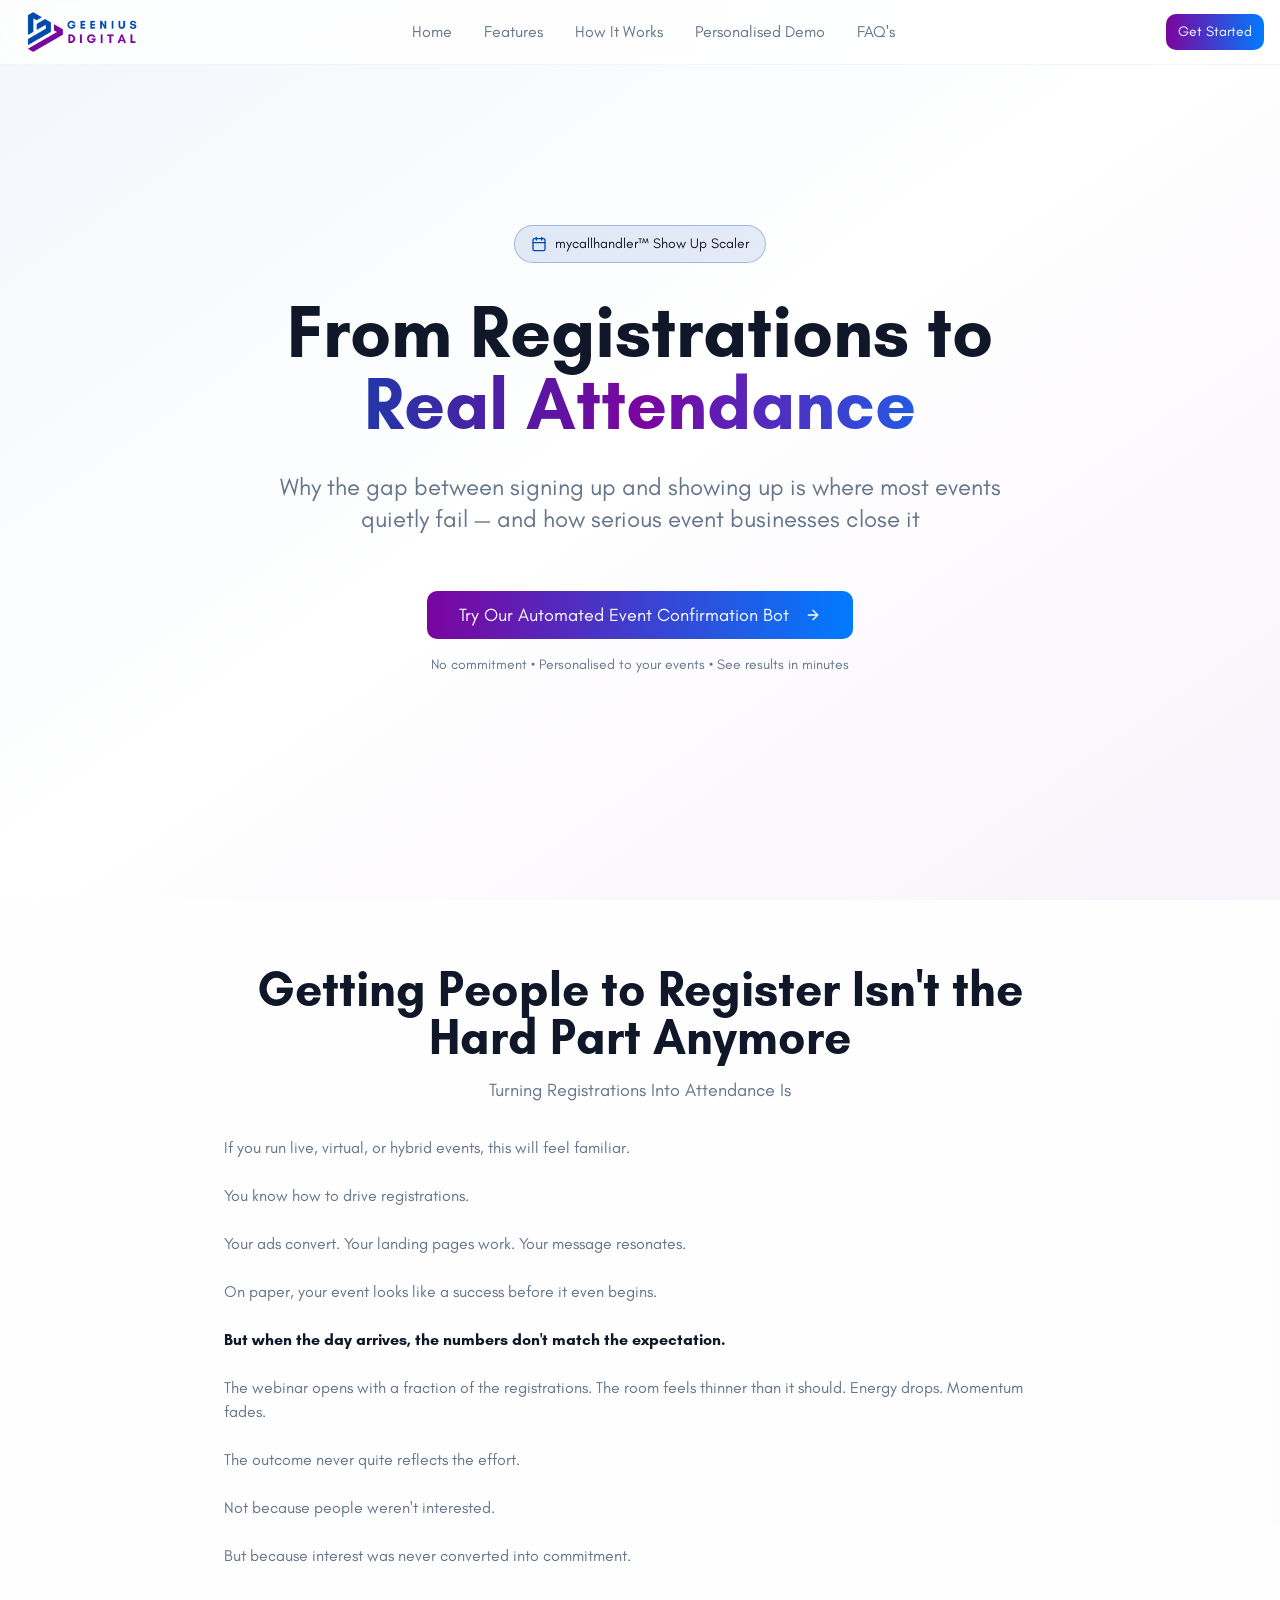
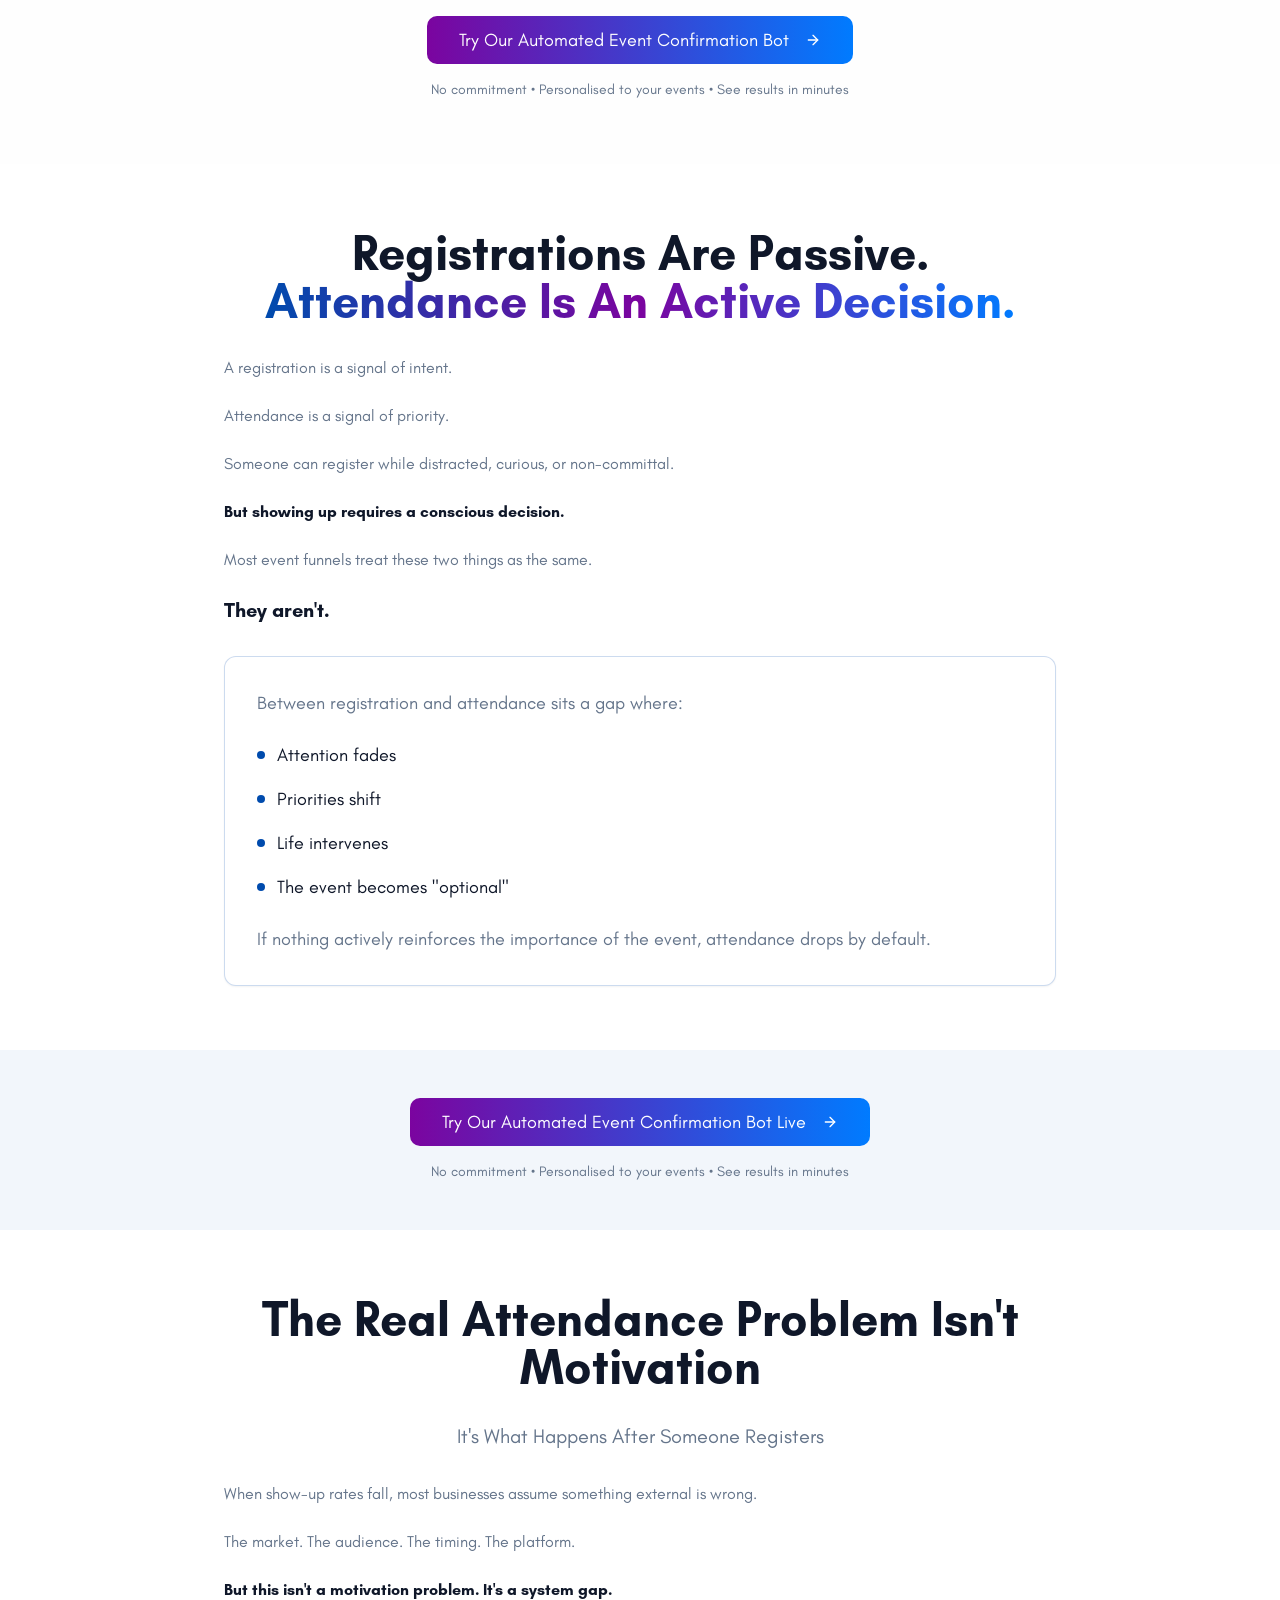
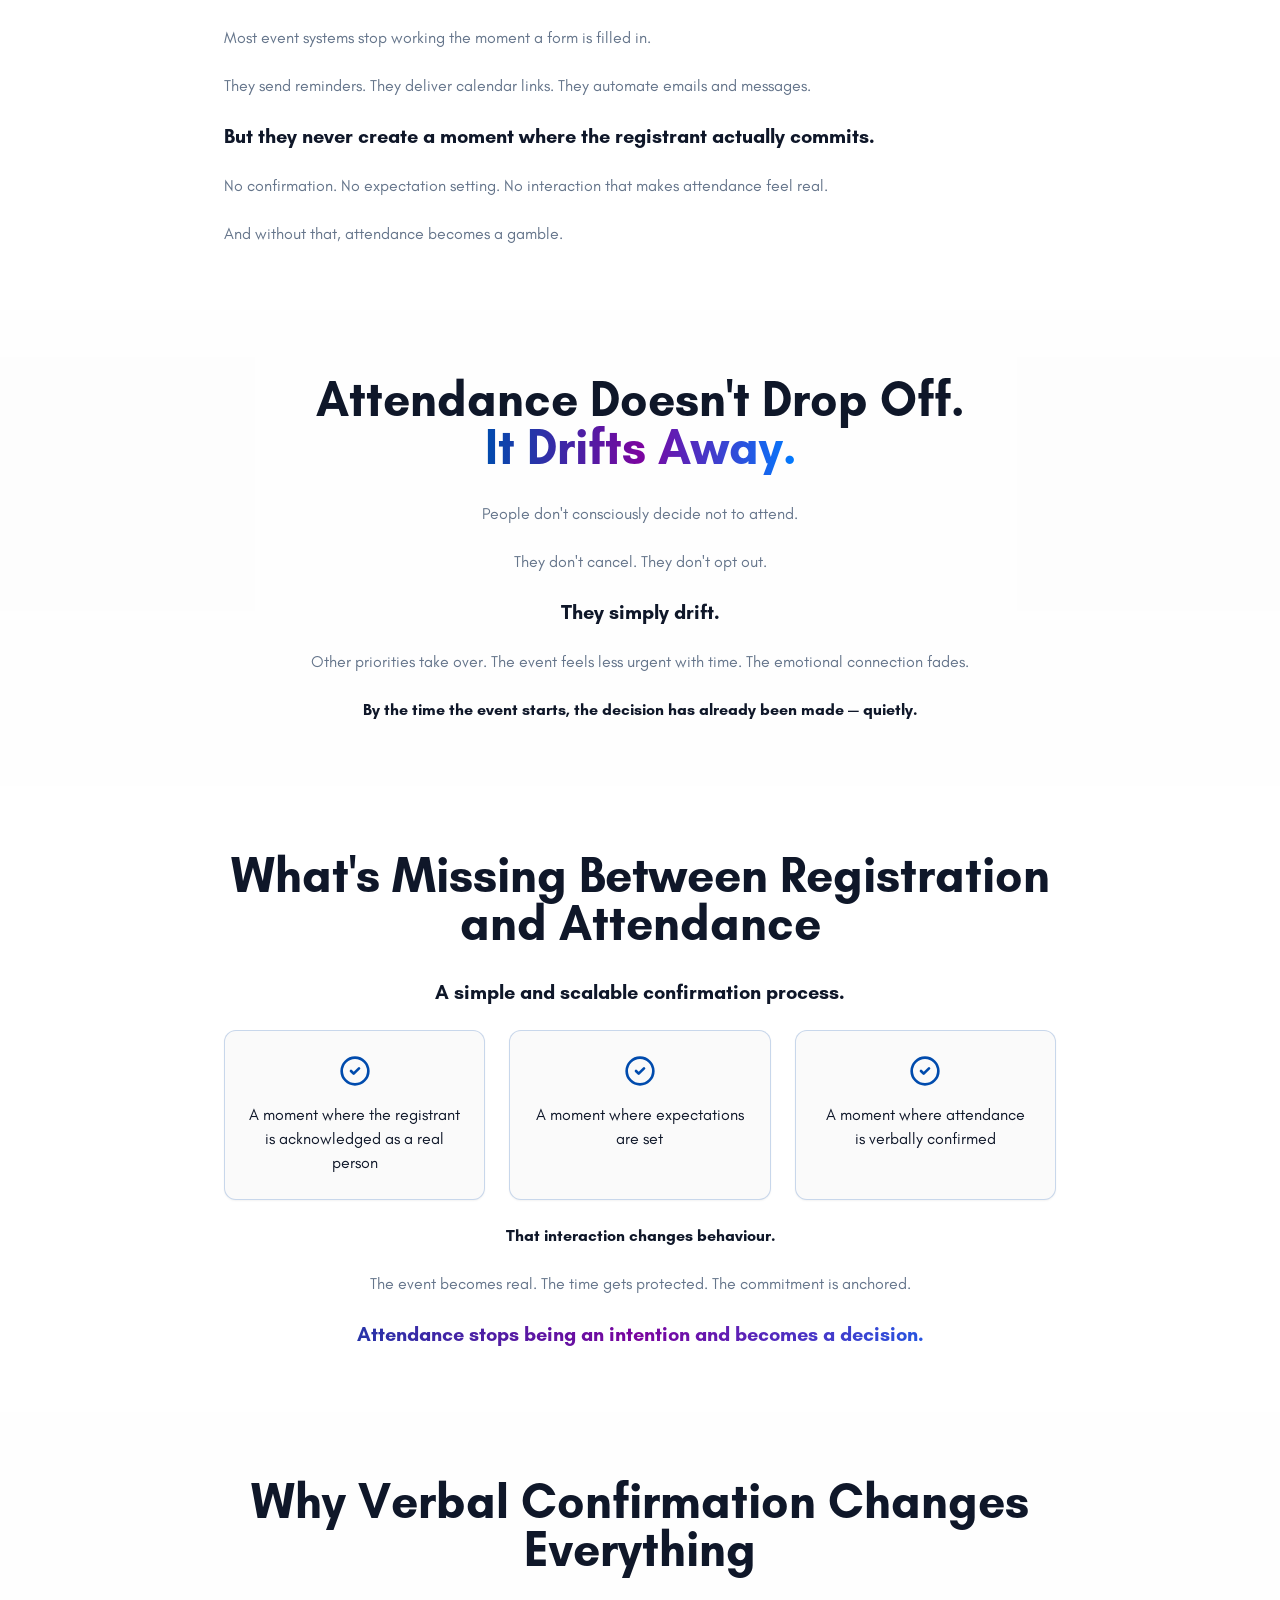
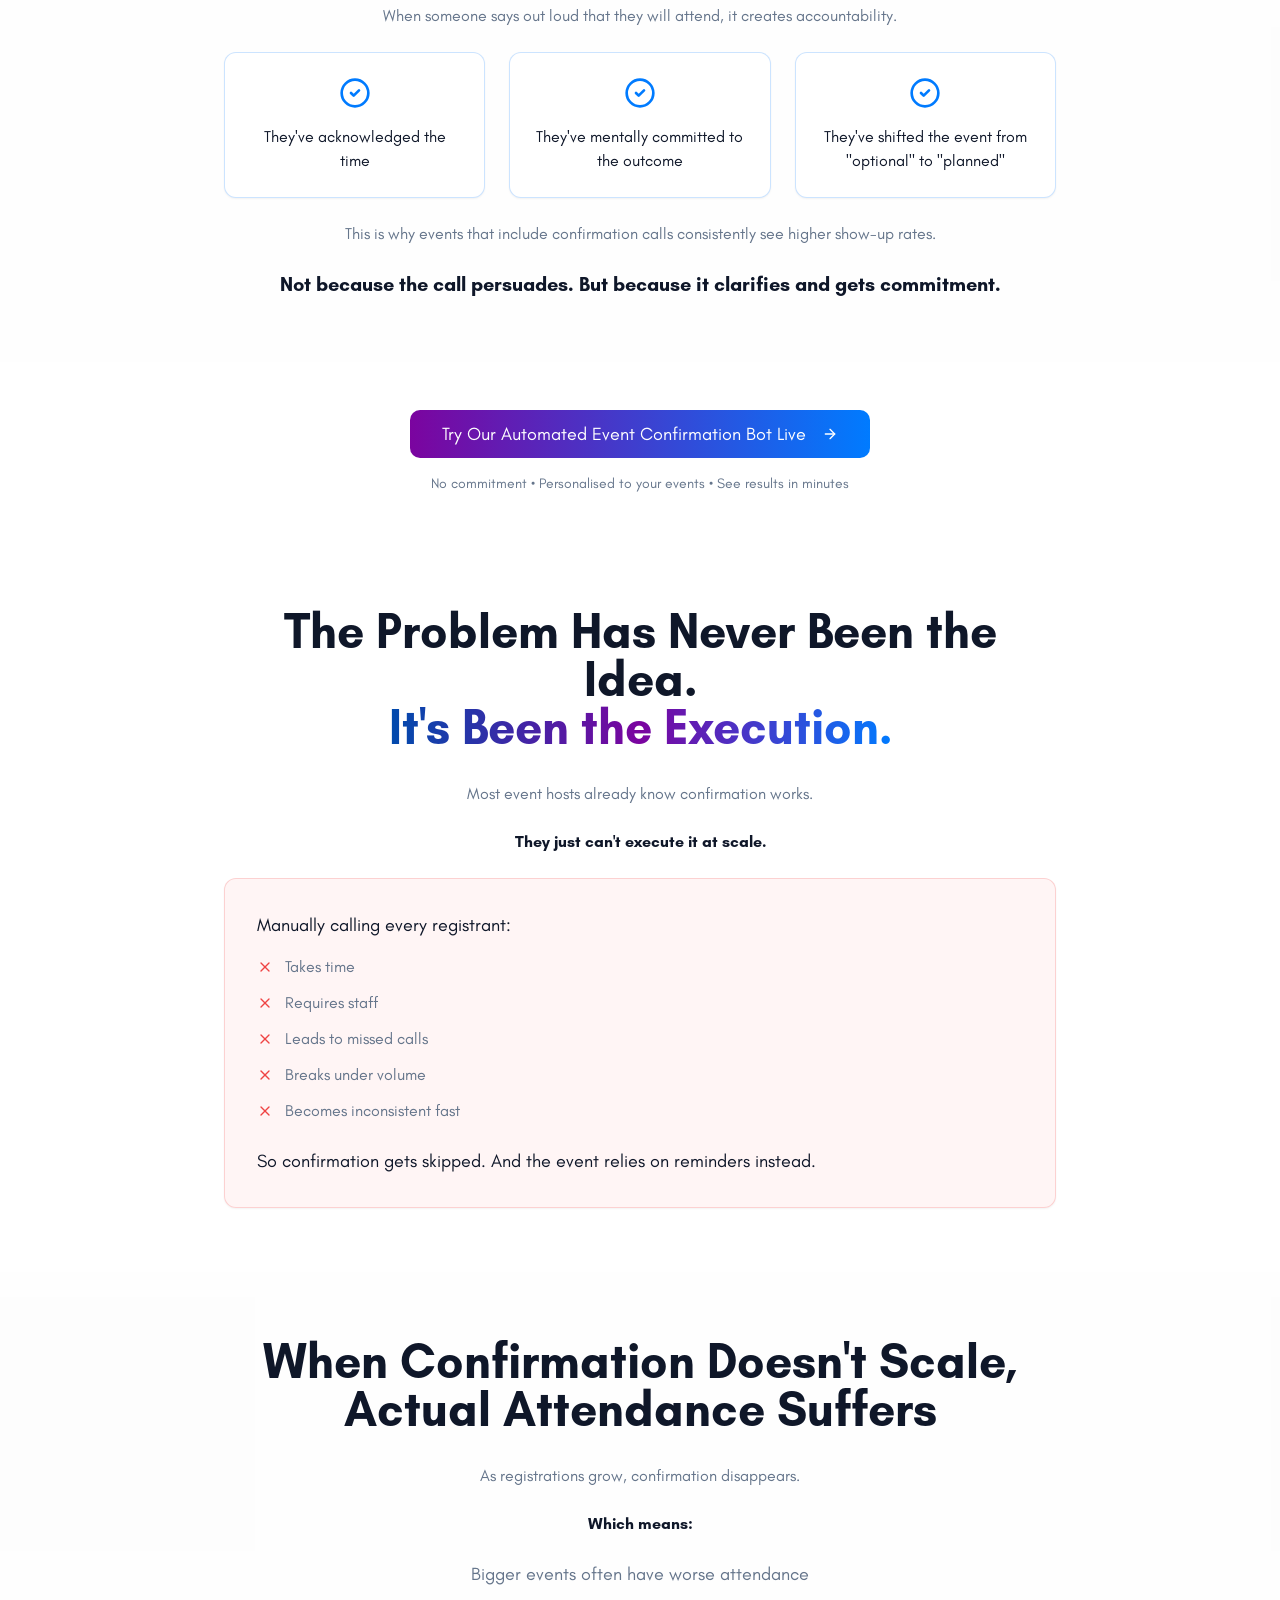
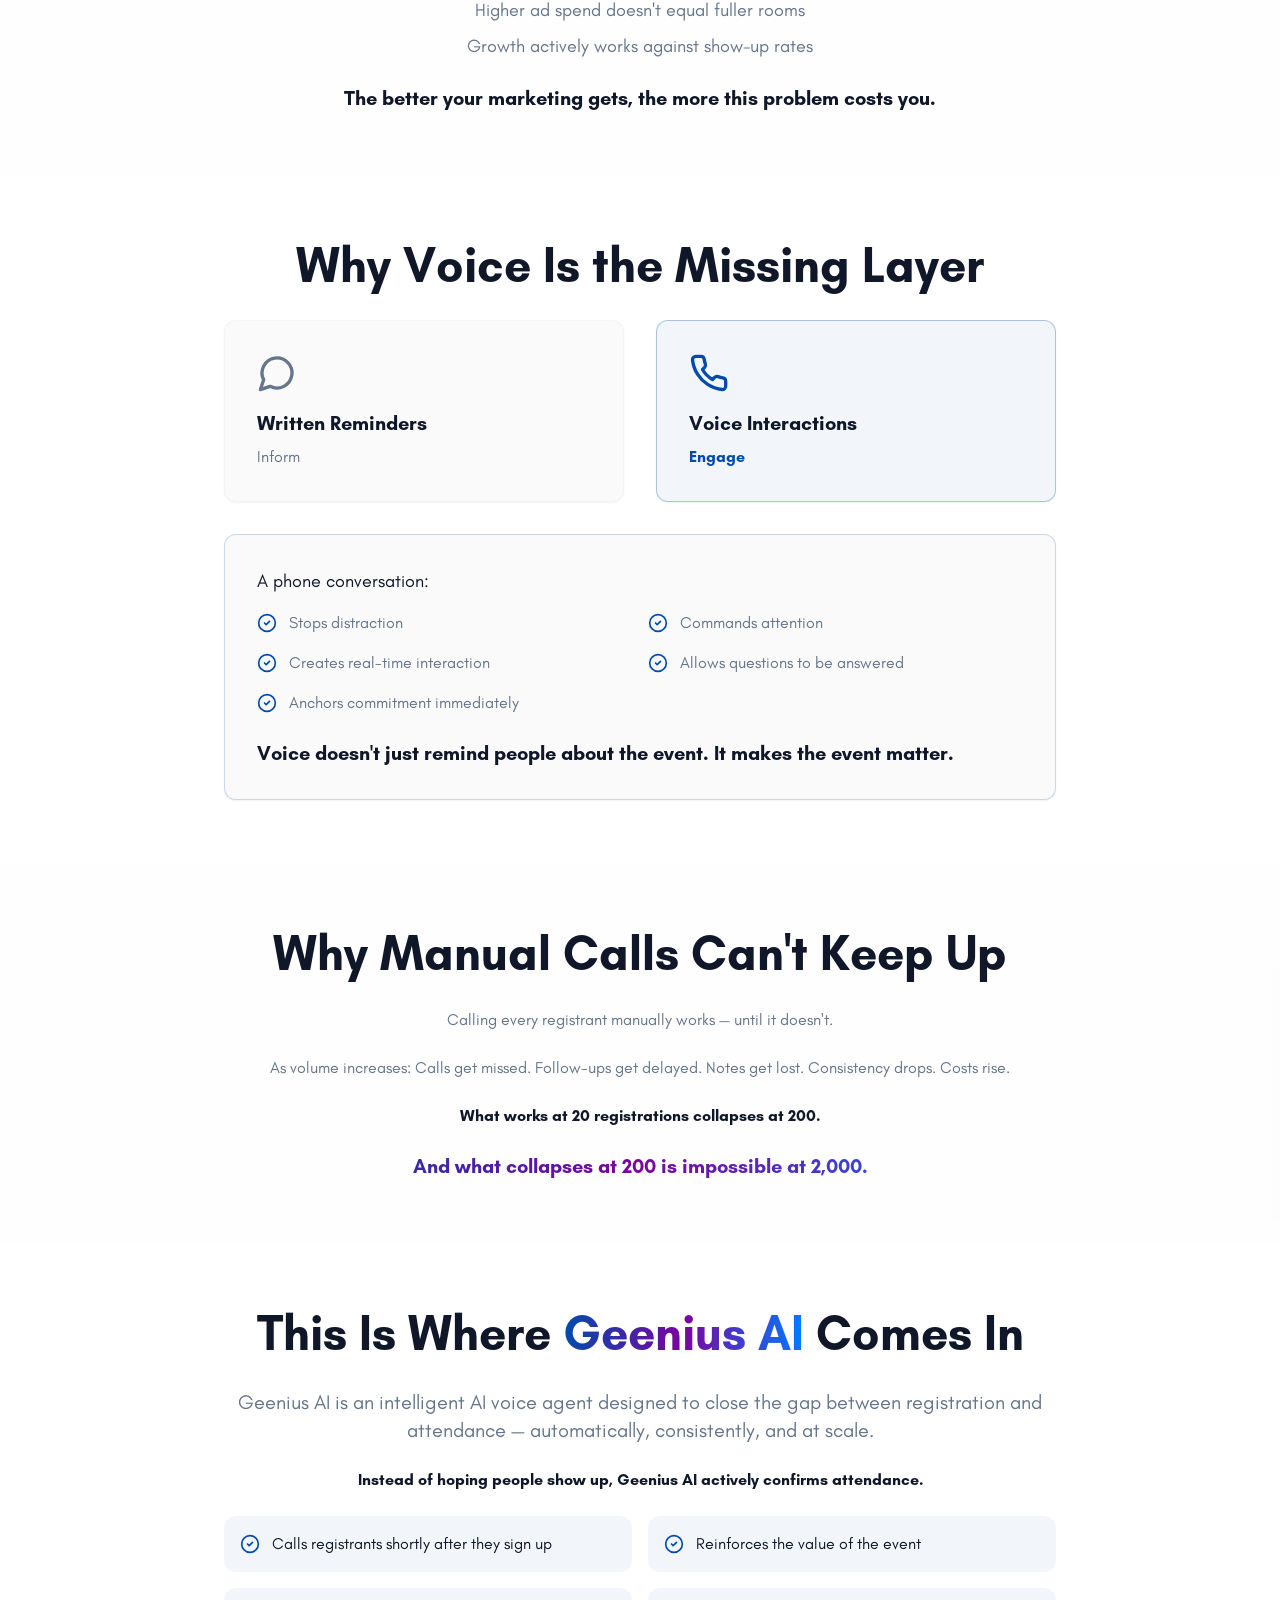
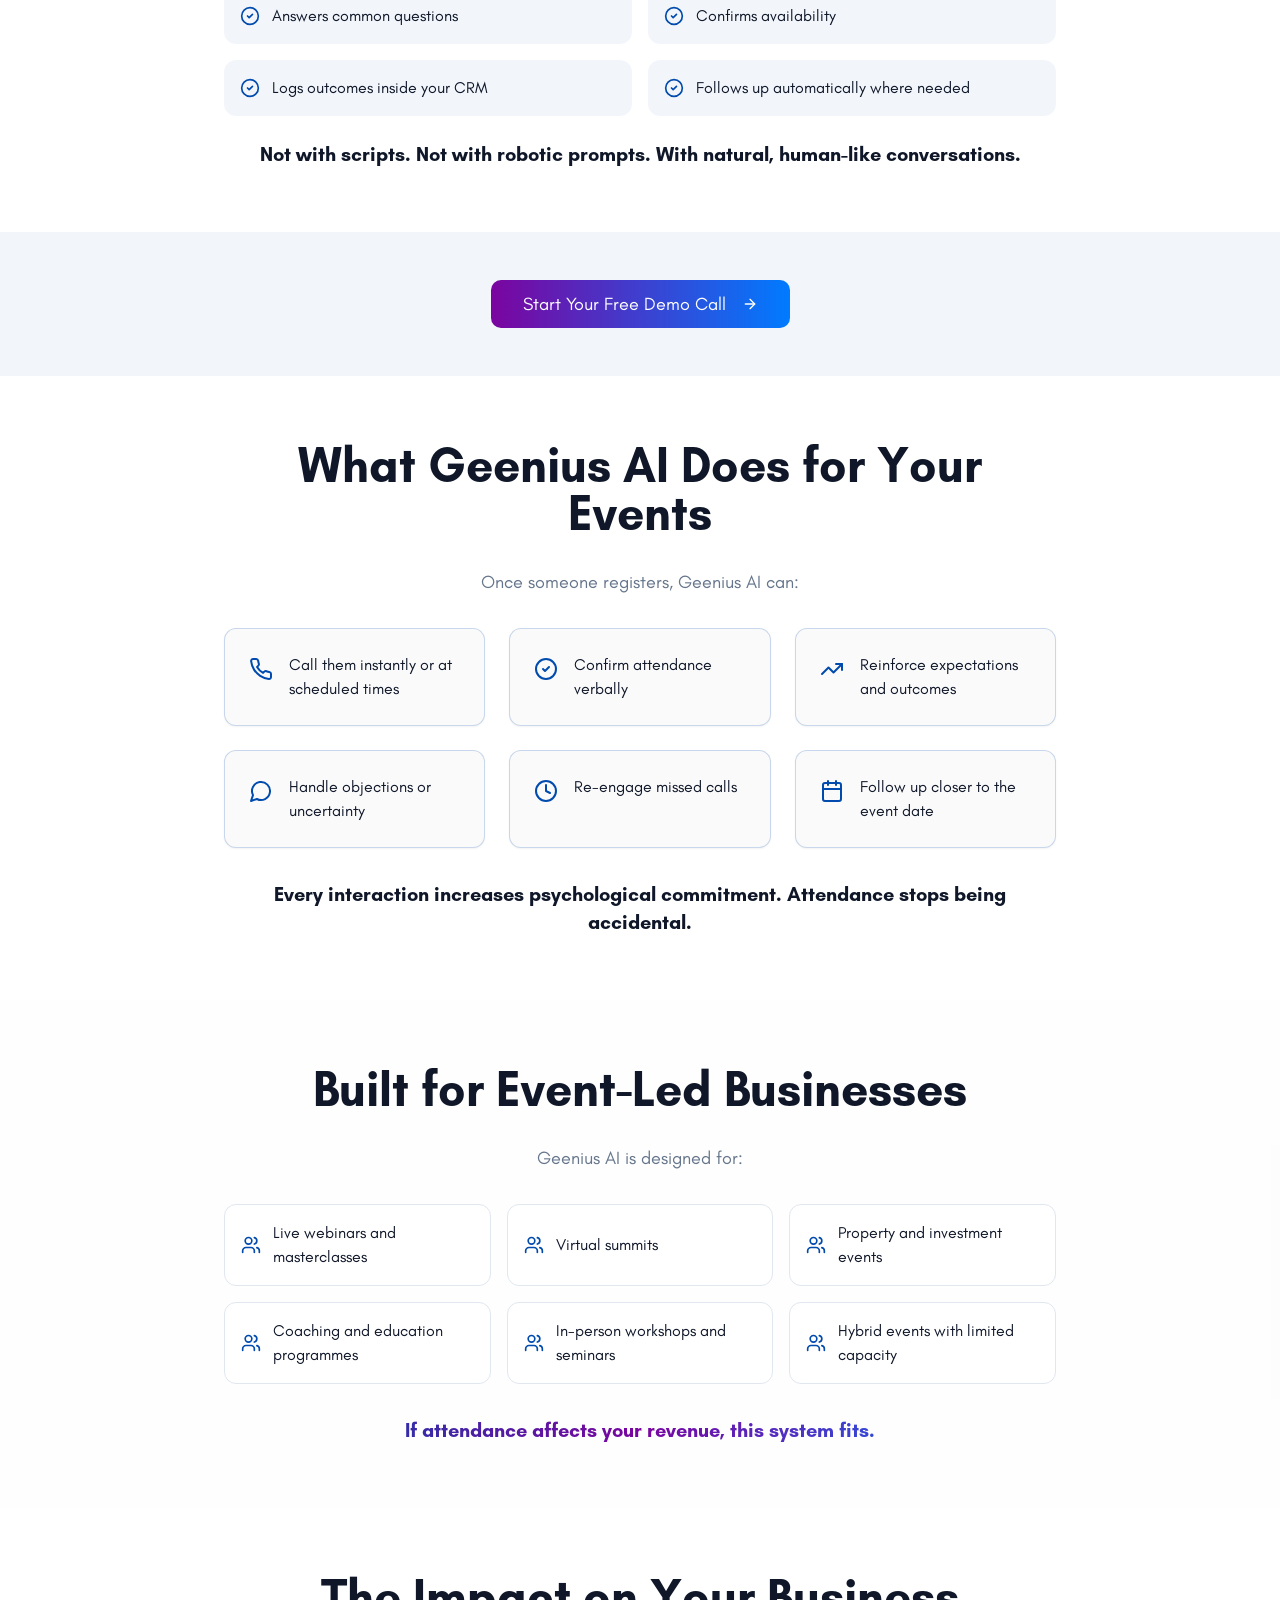
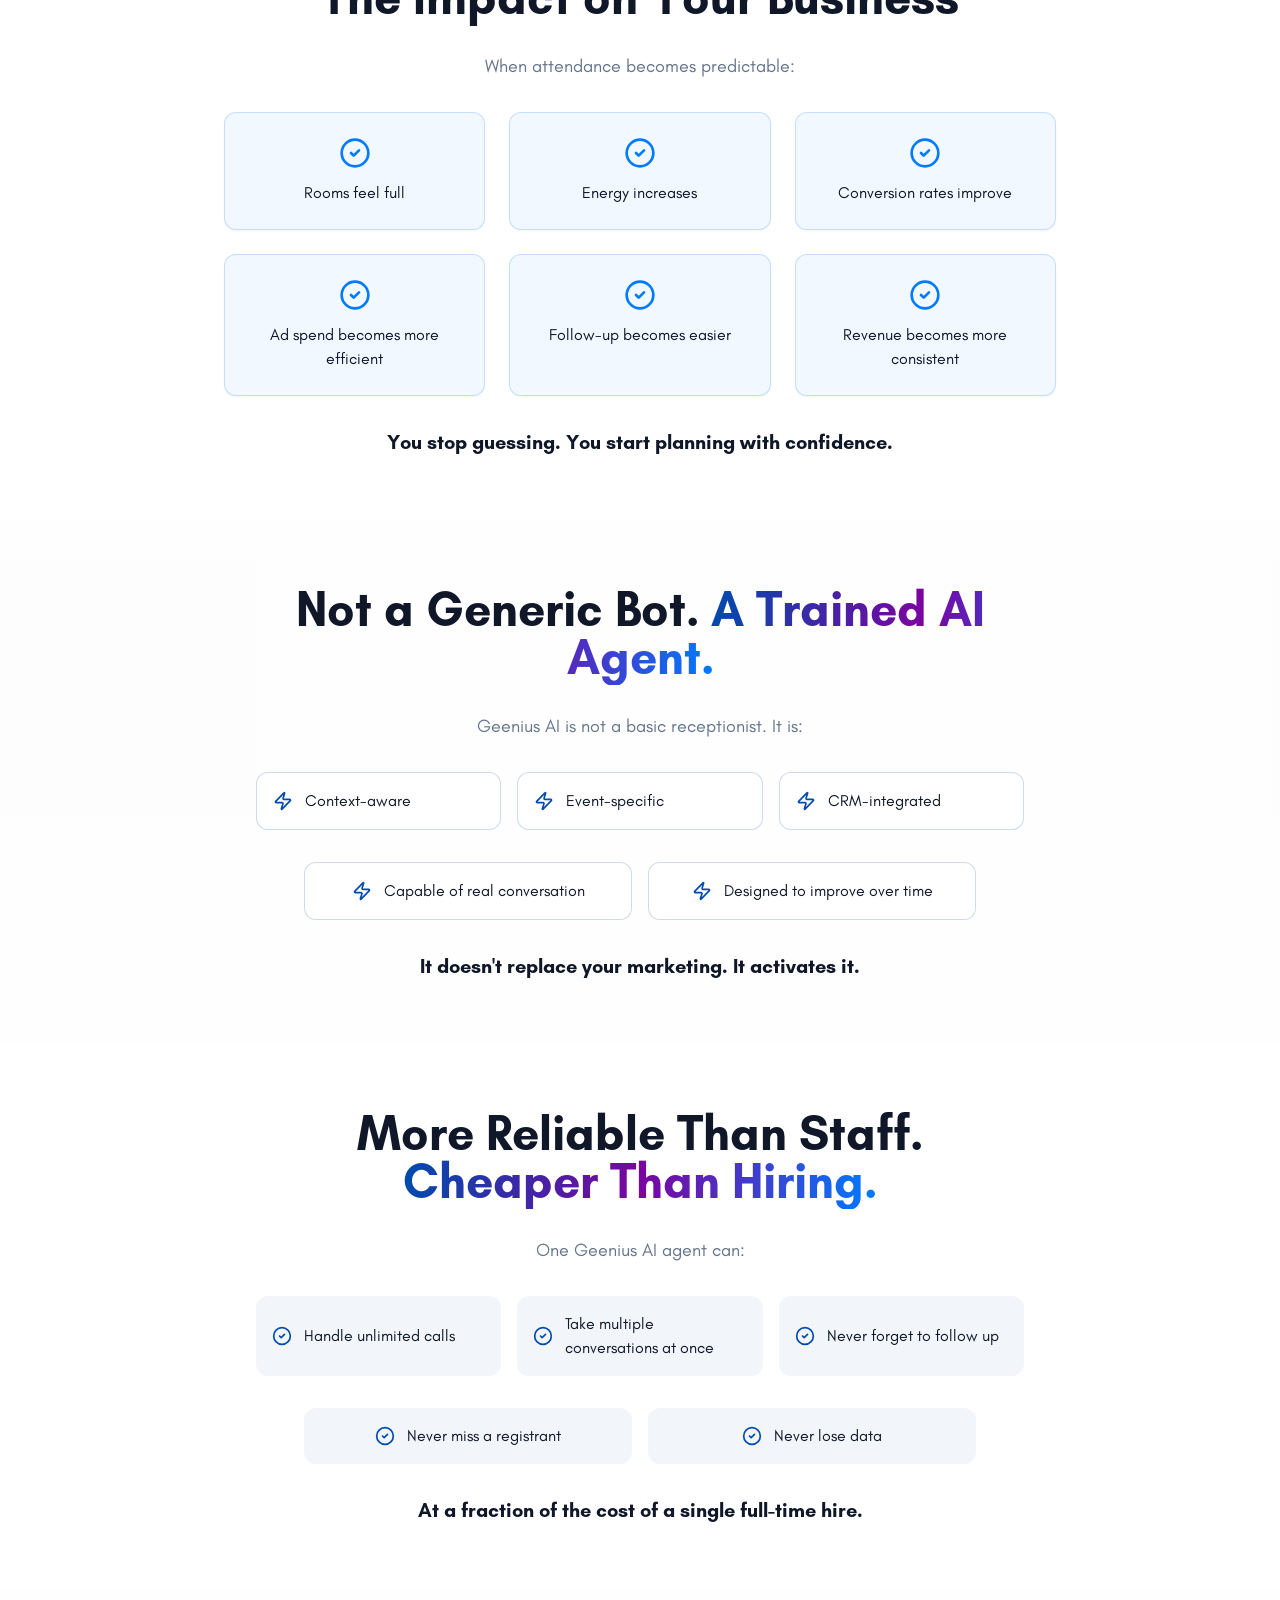
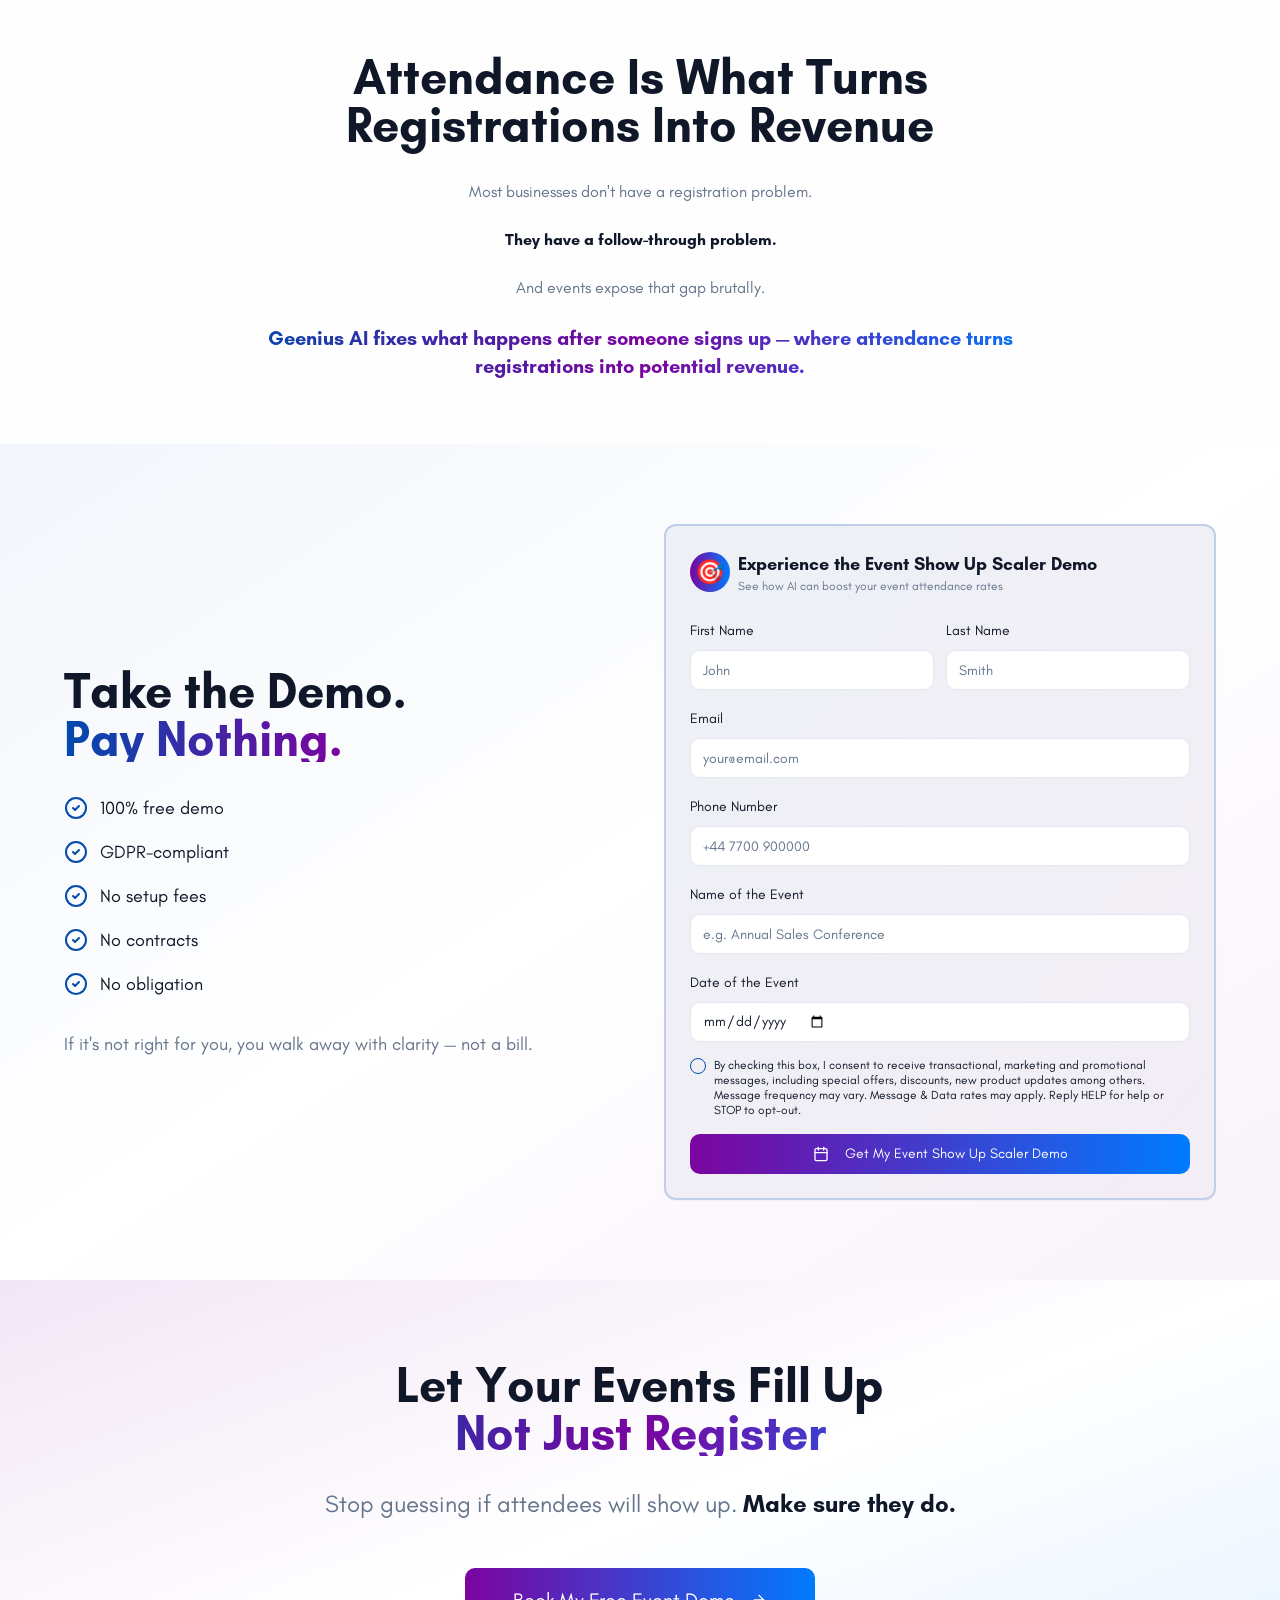
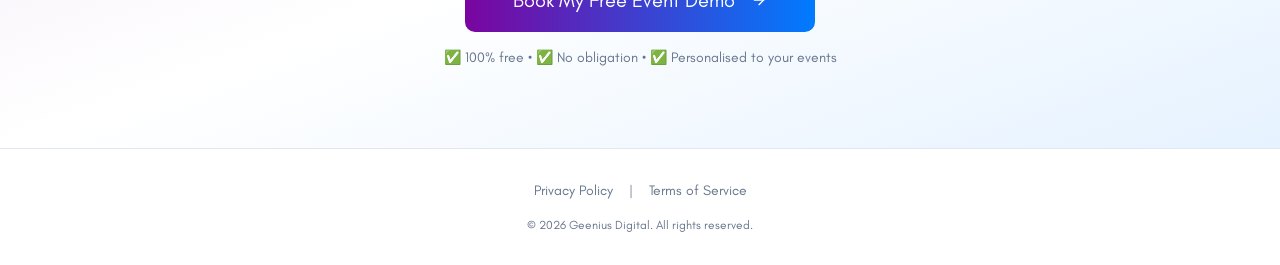
<file: showupscaler.html>
<!doctype html>
<html lang="en"><head>
    <meta charset="UTF-8">
    <meta name="viewport" content="width=device-width, initial-scale=1.0">

    <!-- Google tag (gtag.js) -->
    <script async src="https://www.googletagmanager.com/gtag/js?id=G-D5BD402LVR"></script>
    <script>
      window.dataLayer = window.dataLayer || [];
      function gtag(){dataLayer.push(arguments);}

      // Consent Mode v2. Nothing is stored until the visitor accepts.
      gtag('consent', 'default', {
        ad_storage: 'denied',
        ad_user_data: 'denied',
        ad_personalization: 'denied',
        analytics_storage: 'denied',
        functionality_storage: 'granted',
        security_storage: 'granted',
        wait_for_update: 500
      });
      try {
        if (localStorage.getItem('cookie-consent') === 'accepted') {
          gtag('consent', 'update', {
            ad_storage: 'granted',
            ad_user_data: 'granted',
            ad_personalization: 'granted',
            analytics_storage: 'granted'
          });
        }
      } catch (e) {}

      gtag('js', new Date());

      gtag('config', 'G-D5BD402LVR');
    </script>
    <title>ShowUpScaler - AI Event Confirmation | Boost Attendance | Geenius AI</title>
    <meta name="description" content="Increase event attendance rates with AI-powered confirmation calls. ShowUpScaler by Geenius AI automates event reminders and confirmations to maximise show-up rates.">
    <meta name="author" content="Geenius AI">
    <meta name="robots" content="index, follow">
    <link rel="canonical" href="https://www.geeniusdigital.com/showupscaler">

    <!-- Open Graph -->
    <meta property="og:type" content="website">
    <meta property="og:url" content="https://www.geeniusdigital.com/showupscaler">
    <meta property="og:title" content="ShowUpScaler - AI Event Confirmation | Boost Attendance | Geenius AI">
    <meta property="og:description" content="Increase event attendance rates with AI-powered confirmation calls. ShowUpScaler by Geenius AI automates event reminders and confirmations to maximise show-up rates.">
    <meta property="og:image" content="https://www.geeniusdigital.com/og-image.png">
    <meta property="og:site_name" content="Geenius AI">
    <meta property="og:locale" content="en_GB">

    <!-- Twitter Card -->
    <meta name="twitter:card" content="summary_large_image">
    <meta name="twitter:title" content="ShowUpScaler - AI Event Confirmation | Boost Attendance | Geenius AI">
    <meta name="twitter:description" content="Increase event attendance rates with AI-powered confirmation calls. ShowUpScaler by Geenius AI automates event reminders and confirmations to maximise show-up rates.">
    <meta name="twitter:image" content="https://www.geeniusdigital.com/og-image.png">

    <!-- Favicon -->
    <link rel="icon" type="image/x-icon" href="https://storage.googleapis.com/gpt-engineer-file-uploads/6ILTWEbeGMOBGvfyK51NenK8gHO2/uploads/1762470176589-android-chrome-512x512.png">

    <!-- JSON-LD Structured Data -->
    <script type="application/ld+json">
    {
      "@context": "https://schema.org",
      "@type": "Organization",
      "name": "Geenius AI",
      "url": "https://www.geeniusdigital.com",
      "description": "AI-powered voice agents and messaging automation for businesses. Handle inbound and outbound calls, WhatsApp, Facebook Messenger, Instagram DM and more.",
      "contactPoint": {
        "@type": "ContactPoint",
        "contactType": "sales",
        "availableLanguage": "English"
      },
      "sameAs": [],
      "logo": "https://www.geeniusdigital.com/assets/geenius-logo.png"
    }
    </script>
    <script type="application/ld+json">
    {
      "@context": "https://schema.org",
      "@type": "SoftwareApplication",
      "name": "Geenius AI",
      "applicationCategory": "BusinessApplication",
      "operatingSystem": "Web",
      "description": "AI employee that handles voice calls and messaging across WhatsApp, Facebook Messenger, Instagram DM, and more."
    }
    </script>
    <!-- Meta Pixel Code -->
    <script>
    // Held until the visitor accepts cookies. assets/site.js calls this on Accept.
    window.gxLoadPixel = function () {
      if (window.__gxPixelLoaded) return;
      window.__gxPixelLoaded = true;
      !function(f,b,e,v,n,t,s)
      {if(f.fbq)return;n=f.fbq=function(){n.callMethod?
      n.callMethod.apply(n,arguments):n.queue.push(arguments)};
      if(!f._fbq)f._fbq=n;n.push=n;n.loaded=!0;n.version='2.0';
      n.queue=[];t=b.createElement(e);t.async=!0;
      t.src=v;s=b.getElementsByTagName(e)[0];
      s.parentNode.insertBefore(t,s)}(window, document,'script',
      'https://connect.facebook.net/en_US/fbevents.js');
      fbq('init', '1123335949846125');
      fbq('track', 'PageView');
    };
    try {
      if (localStorage.getItem('cookie-consent') === 'accepted') window.gxLoadPixel();
    } catch (e) {}
    </script>
    <!-- End Meta Pixel Code -->
    
    <link rel="preconnect" href="https://storage.googleapis.com" crossorigin>
    <link rel="dns-prefetch" href="https://services.leadconnectorhq.com">
    <link rel="dns-prefetch" href="https://connect.facebook.net">
    <link rel="stylesheet" href="assets/styles.css">
    <link rel="stylesheet" href="assets/site.css?v=1793105166">
      <script type="application/ld+json">
    {
      "@context": "https://schema.org",
      "@type": "Service",
      "name": "ShowUpScaler",
      "description": "AI confirmation calls that increase attendance at booked appointments and events.",
      "serviceType": "AI voice agent",
      "provider": {
        "@type": "Organization",
        "name": "Geenius AI",
        "url": "https://www.geeniusdigital.com"
      },
      "areaServed": {
        "@type": "Country",
        "name": "United Kingdom"
      },
      "url": "https://www.geeniusdigital.com/showupscaler"
    }
    </script>
    <script type="application/ld+json">
    {
      "@context": "https://schema.org",
      "@type": "BreadcrumbList",
      "itemListElement": [
        {
          "@type": "ListItem",
          "position": 1,
          "name": "Home",
          "item": "https://www.geeniusdigital.com/"
        },
        {
          "@type": "ListItem",
          "position": 2,
          "name": "ShowUpScaler",
          "item": "https://www.geeniusdigital.com/showupscaler"
        }
      ]
    }
    </script>
  </head>
  <body style="">
    <div id="root"><div role="region" aria-label="Notifications (F8)" tabindex="-1" style="pointer-events: none;"></div><section aria-label="Notifications alt+T" tabindex="-1" aria-live="polite" aria-relevant="additions text" aria-atomic="false"></section><div class="min-h-screen bg-background"><nav class="fixed top-0 left-0 right-0 z-50 border-b border-border/40 bg-background/80 backdrop-blur-md" aria-label="Main navigation"><div class="container mx-auto px-4"><div class="flex items-center justify-between h-16"><a href="index.html" class="flex items-center gap-2" aria-label="Geenius AI Home"><picture><source srcset="assets/geenius-logo.webp" type="image/webp"><img src="assets/geenius-logo.png" alt="Geenius AI Logo" class="h-10 w-auto" width="384" height="132" loading="eager"></picture></a><div class="hidden md:flex items-center gap-8" role="navigation"><a href="#" class="text-muted-foreground hover:text-foreground transition-colors">Home</a><a href="#features" class="text-muted-foreground hover:text-foreground transition-colors">Features</a><a href="#how-it-works" class="text-muted-foreground hover:text-foreground transition-colors">How It Works</a><a href="#demo" class="text-muted-foreground hover:text-foreground transition-colors">Personalised Demo</a><a href="#faq" class="text-muted-foreground hover:text-foreground transition-colors">FAQ's</a></div><div class="flex items-center gap-4"><button class="inline-flex items-center justify-center gap-2 whitespace-nowrap text-sm font-medium ring-offset-background transition-colors focus-visible:outline-none focus-visible:ring-2 focus-visible:ring-ring focus-visible:ring-offset-2 disabled:pointer-events-none disabled:opacity-50 [&amp;_svg]:pointer-events-none [&amp;_svg]:size-4 [&amp;_svg]:shrink-0 bg-primary hover:bg-primary/90 h-9 rounded-md px-3 bg-gradient-to-r from-secondary to-accent hover:opacity-90 text-white">Get Started</button></div></div></div></nav><section class="relative min-h-screen flex items-center justify-center px-4 py-20 overflow-hidden"><div class="absolute inset-0 bg-gradient-to-br from-primary/5 via-background to-secondary/5"></div><div class="relative max-w-4xl mx-auto text-center space-y-8"><div class="inline-flex items-center gap-2 px-4 py-2 rounded-full border border-primary/30 bg-primary/10 backdrop-blur-sm"><svg xmlns="http://www.w3.org/2000/svg" width="24" height="24" viewBox="0 0 24 24" fill="none" stroke="currentColor" stroke-width="2" stroke-linecap="round" stroke-linejoin="round" class="lucide lucide-calendar h-4 w-4 text-primary"><path d="M8 2v4"></path><path d="M16 2v4"></path><rect width="18" height="18" x="3" y="4" rx="2"></rect><path d="M3 10h18"></path></svg><span class="text-sm font-medium">mycallhandler™ Show Up Scaler</span></div><h1 class="text-4xl md:text-6xl lg:text-7xl font-bold leading-tight">From Registrations to<span class="block text-transparent bg-clip-text bg-gradient-to-r from-primary via-secondary to-accent">Real Attendance</span></h1><p class="text-xl md:text-2xl text-muted-foreground max-w-3xl mx-auto leading-relaxed">Why the gap between signing up and showing up is where most events quietly fail — and how serious event businesses close it</p><div class="flex flex-col gap-4 justify-center items-center pt-6"><button class="inline-flex items-center justify-center gap-2 whitespace-nowrap font-medium ring-offset-background transition-colors focus-visible:outline-none focus-visible:ring-2 focus-visible:ring-ring focus-visible:ring-offset-2 disabled:pointer-events-none disabled:opacity-50 [&amp;_svg]:pointer-events-none [&amp;_svg]:size-4 [&amp;_svg]:shrink-0 bg-primary hover:bg-primary/90 h-11 rounded-md text-lg px-8 py-6 bg-gradient-to-r from-secondary to-accent hover:opacity-90 text-white group" data-gx="open-popup">Try Our Automated Event Confirmation Bot<svg xmlns="http://www.w3.org/2000/svg" width="24" height="24" viewBox="0 0 24 24" fill="none" stroke="currentColor" stroke-width="2" stroke-linecap="round" stroke-linejoin="round" class="lucide lucide-arrow-right ml-2 h-5 w-5 group-hover:translate-x-1 transition-transform"><path d="M5 12h14"></path><path d="m12 5 7 7-7 7"></path></svg></button><p class="text-sm text-muted-foreground max-w-md text-center">No commitment • Personalised to your events • See results in minutes</p></div></div></section><section class="py-16 px-4 bg-card/30"><div class="container mx-auto max-w-4xl"><div class="space-y-8"><div class="text-center"><h2 class="text-3xl md:text-5xl font-bold mb-4">Getting People to Register Isn't the Hard Part Anymore</h2><p class="text-lg text-muted-foreground">Turning Registrations Into Attendance Is</p></div><div class="prose prose-lg max-w-none text-muted-foreground space-y-6"><p>If you run live, virtual, or hybrid events, this will feel familiar.</p><p>You know how to drive registrations.</p><p>Your ads convert. Your landing pages work. Your message resonates.</p><p>On paper, your event looks like a success before it even begins.</p><p class="font-semibold text-foreground">But when the day arrives, the numbers don't match the expectation.</p><p>The webinar opens with a fraction of the registrations. The room feels thinner than it should. Energy drops. Momentum fades.</p><p>The outcome never quite reflects the effort.</p><p>Not because people weren't interested.</p><p>But because interest was never converted into commitment.</p><div class="flex flex-col items-center gap-4 pt-6"><button class="inline-flex items-center justify-center gap-2 whitespace-nowrap font-medium ring-offset-background transition-colors focus-visible:outline-none focus-visible:ring-2 focus-visible:ring-ring focus-visible:ring-offset-2 disabled:pointer-events-none disabled:opacity-50 [&amp;_svg]:pointer-events-none [&amp;_svg]:size-4 [&amp;_svg]:shrink-0 bg-primary hover:bg-primary/90 h-11 rounded-md text-lg px-8 py-6 bg-gradient-to-r from-secondary to-accent hover:opacity-90 text-white group" data-gx="open-popup">Try Our Automated Event Confirmation Bot<svg xmlns="http://www.w3.org/2000/svg" width="24" height="24" viewBox="0 0 24 24" fill="none" stroke="currentColor" stroke-width="2" stroke-linecap="round" stroke-linejoin="round" class="lucide lucide-arrow-right ml-2 h-5 w-5 group-hover:translate-x-1 transition-transform"><path d="M5 12h14"></path><path d="m12 5 7 7-7 7"></path></svg></button><p class="text-sm text-muted-foreground">No commitment • Personalised to your events • See results in minutes</p></div></div></div></div></section><section class="py-16 px-4"><div class="container mx-auto max-w-4xl"><div class="space-y-8"><h2 class="text-3xl md:text-5xl font-bold text-center">Registrations Are Passive. <span class="text-transparent bg-clip-text bg-gradient-to-r from-primary via-secondary to-accent">Attendance Is An Active Decision.</span></h2><div class="prose prose-lg max-w-none text-muted-foreground space-y-6"><p>A registration is a signal of intent.</p><p>Attendance is a signal of priority.</p><p>Someone can register while distracted, curious, or non-committal.</p><p class="font-semibold text-foreground">But showing up requires a conscious decision.</p><p>Most event funnels treat these two things as the same.</p><p class="text-xl font-semibold text-foreground">They aren't.</p></div><div class="rounded-lg border text-card-foreground shadow-sm border-primary/20 bg-background"><div class="p-8"><p class="text-lg text-muted-foreground mb-6">Between registration and attendance sits a gap where:</p><ul class="space-y-4"><li class="flex items-center gap-3"><div class="w-2 h-2 bg-primary rounded-full"></div><span class="text-lg text-foreground">Attention fades</span></li><li class="flex items-center gap-3"><div class="w-2 h-2 bg-primary rounded-full"></div><span class="text-lg text-foreground">Priorities shift</span></li><li class="flex items-center gap-3"><div class="w-2 h-2 bg-primary rounded-full"></div><span class="text-lg text-foreground">Life intervenes</span></li><li class="flex items-center gap-3"><div class="w-2 h-2 bg-primary rounded-full"></div><span class="text-lg text-foreground">The event becomes "optional"</span></li></ul><p class="text-lg text-muted-foreground mt-6">If nothing actively reinforces the importance of the event, attendance drops by default.</p></div></div></div></div></section><section class="py-12 px-4 bg-primary/5"><div class="container mx-auto max-w-4xl text-center flex flex-col items-center gap-4"><button class="inline-flex items-center justify-center gap-2 whitespace-nowrap font-medium ring-offset-background transition-colors focus-visible:outline-none focus-visible:ring-2 focus-visible:ring-ring focus-visible:ring-offset-2 disabled:pointer-events-none disabled:opacity-50 [&amp;_svg]:pointer-events-none [&amp;_svg]:size-4 [&amp;_svg]:shrink-0 bg-primary hover:bg-primary/90 h-11 rounded-md text-lg px-8 py-6 bg-gradient-to-r from-secondary to-accent hover:opacity-90 text-white group" data-gx="open-popup">Try Our Automated Event Confirmation Bot Live<svg xmlns="http://www.w3.org/2000/svg" width="24" height="24" viewBox="0 0 24 24" fill="none" stroke="currentColor" stroke-width="2" stroke-linecap="round" stroke-linejoin="round" class="lucide lucide-arrow-right ml-2 h-5 w-5 group-hover:translate-x-1 transition-transform"><path d="M5 12h14"></path><path d="m12 5 7 7-7 7"></path></svg></button><p class="text-sm text-muted-foreground">No commitment • Personalised to your events • See results in minutes</p></div></section><section class="py-16 px-4"><div class="container mx-auto max-w-4xl"><div class="space-y-8"><h2 class="text-3xl md:text-5xl font-bold text-center">The Real Attendance Problem Isn't Motivation</h2><p class="text-xl text-center text-muted-foreground">It's What Happens After Someone Registers</p><div class="prose prose-lg max-w-none text-muted-foreground space-y-6"><p>When show-up rates fall, most businesses assume something external is wrong.</p><p>The market. The audience. The timing. The platform.</p><p class="font-semibold text-foreground">But this isn't a motivation problem. It's a system gap.</p><p>Most event systems stop working the moment a form is filled in.</p><p>They send reminders. They deliver calendar links. They automate emails and messages.</p><p class="text-xl font-semibold text-foreground">But they never create a moment where the registrant actually commits.</p><p>No confirmation. No expectation setting. No interaction that makes attendance feel real.</p><p>And without that, attendance becomes a gamble.</p></div></div></div></section><section class="py-16 px-4 bg-card/30"><div class="container mx-auto max-w-4xl"><div class="space-y-8"><h2 class="text-3xl md:text-5xl font-bold text-center">Attendance Doesn't Drop Off.<br><span class="text-transparent bg-clip-text bg-gradient-to-r from-primary via-secondary to-accent">It Drifts Away.</span></h2><div class="prose prose-lg max-w-none text-muted-foreground space-y-6 text-center"><p>People don't consciously decide not to attend.</p><p>They don't cancel. They don't opt out.</p><p class="font-semibold text-foreground text-xl">They simply drift.</p><p>Other priorities take over. The event feels less urgent with time. The emotional connection fades.</p><p class="font-semibold text-foreground">By the time the event starts, the decision has already been made — quietly.</p></div></div></div></section><section class="py-16 px-4"><div class="container mx-auto max-w-4xl"><div class="space-y-8"><h2 class="text-3xl md:text-5xl font-bold text-center">What's Missing Between Registration and Attendance</h2><div class="prose prose-lg max-w-none text-muted-foreground space-y-6"><p class="text-xl font-semibold text-foreground text-center">A simple and scalable confirmation process.</p><div class="grid md:grid-cols-3 gap-6 my-8"><div class="rounded-lg border bg-card text-card-foreground shadow-sm border-primary/20"><div class="p-6 text-center"><svg xmlns="http://www.w3.org/2000/svg" width="24" height="24" viewBox="0 0 24 24" fill="none" stroke="currentColor" stroke-width="2" stroke-linecap="round" stroke-linejoin="round" class="lucide lucide-circle-check h-8 w-8 text-primary mx-auto mb-4"><circle cx="12" cy="12" r="10"></circle><path d="m9 12 2 2 4-4"></path></svg><p class="text-foreground">A moment where the registrant is acknowledged as a real person</p></div></div><div class="rounded-lg border bg-card text-card-foreground shadow-sm border-primary/20"><div class="p-6 text-center"><svg xmlns="http://www.w3.org/2000/svg" width="24" height="24" viewBox="0 0 24 24" fill="none" stroke="currentColor" stroke-width="2" stroke-linecap="round" stroke-linejoin="round" class="lucide lucide-circle-check h-8 w-8 text-primary mx-auto mb-4"><circle cx="12" cy="12" r="10"></circle><path d="m9 12 2 2 4-4"></path></svg><p class="text-foreground">A moment where expectations are set</p></div></div><div class="rounded-lg border bg-card text-card-foreground shadow-sm border-primary/20"><div class="p-6 text-center"><svg xmlns="http://www.w3.org/2000/svg" width="24" height="24" viewBox="0 0 24 24" fill="none" stroke="currentColor" stroke-width="2" stroke-linecap="round" stroke-linejoin="round" class="lucide lucide-circle-check h-8 w-8 text-primary mx-auto mb-4"><circle cx="12" cy="12" r="10"></circle><path d="m9 12 2 2 4-4"></path></svg><p class="text-foreground">A moment where attendance is verbally confirmed</p></div></div></div><p class="font-semibold text-foreground text-center">That interaction changes behaviour.</p><p class="text-center">The event becomes real. The time gets protected. The commitment is anchored.</p><p class="text-xl font-semibold text-transparent bg-clip-text bg-gradient-to-r from-primary via-secondary to-accent text-center">Attendance stops being an intention and becomes a decision.</p></div></div></div></section><section class="py-16 px-4 bg-card/30"><div class="container mx-auto max-w-4xl"><div class="space-y-8"><h2 class="text-3xl md:text-5xl font-bold text-center">Why Verbal Confirmation Changes Everything</h2><div class="prose prose-lg max-w-none text-muted-foreground space-y-6"><p class="text-center">When someone says out loud that they will attend, it creates accountability.</p><div class="grid md:grid-cols-3 gap-6 my-8"><div class="rounded-lg border text-card-foreground shadow-sm border-accent/20 bg-background"><div class="p-6 text-center"><svg xmlns="http://www.w3.org/2000/svg" width="24" height="24" viewBox="0 0 24 24" fill="none" stroke="currentColor" stroke-width="2" stroke-linecap="round" stroke-linejoin="round" class="lucide lucide-circle-check h-8 w-8 text-accent mx-auto mb-4"><circle cx="12" cy="12" r="10"></circle><path d="m9 12 2 2 4-4"></path></svg><p class="text-foreground font-medium">They've acknowledged the time</p></div></div><div class="rounded-lg border text-card-foreground shadow-sm border-accent/20 bg-background"><div class="p-6 text-center"><svg xmlns="http://www.w3.org/2000/svg" width="24" height="24" viewBox="0 0 24 24" fill="none" stroke="currentColor" stroke-width="2" stroke-linecap="round" stroke-linejoin="round" class="lucide lucide-circle-check h-8 w-8 text-accent mx-auto mb-4"><circle cx="12" cy="12" r="10"></circle><path d="m9 12 2 2 4-4"></path></svg><p class="text-foreground font-medium">They've mentally committed to the outcome</p></div></div><div class="rounded-lg border text-card-foreground shadow-sm border-accent/20 bg-background"><div class="p-6 text-center"><svg xmlns="http://www.w3.org/2000/svg" width="24" height="24" viewBox="0 0 24 24" fill="none" stroke="currentColor" stroke-width="2" stroke-linecap="round" stroke-linejoin="round" class="lucide lucide-circle-check h-8 w-8 text-accent mx-auto mb-4"><circle cx="12" cy="12" r="10"></circle><path d="m9 12 2 2 4-4"></path></svg><p class="text-foreground font-medium">They've shifted the event from "optional" to "planned"</p></div></div></div><p class="text-center">This is why events that include confirmation calls consistently see higher show-up rates.</p><p class="text-xl font-semibold text-foreground text-center">Not because the call persuades. But because it clarifies and gets commitment.</p></div></div></div></section><section class="py-12 px-4"><div class="container mx-auto max-w-4xl text-center flex flex-col items-center gap-4"><button class="inline-flex items-center justify-center gap-2 whitespace-nowrap font-medium ring-offset-background transition-colors focus-visible:outline-none focus-visible:ring-2 focus-visible:ring-ring focus-visible:ring-offset-2 disabled:pointer-events-none disabled:opacity-50 [&amp;_svg]:pointer-events-none [&amp;_svg]:size-4 [&amp;_svg]:shrink-0 bg-primary hover:bg-primary/90 h-11 rounded-md text-lg px-8 py-6 bg-gradient-to-r from-secondary to-accent hover:opacity-90 text-white group" data-gx="open-popup">Try Our Automated Event Confirmation Bot Live<svg xmlns="http://www.w3.org/2000/svg" width="24" height="24" viewBox="0 0 24 24" fill="none" stroke="currentColor" stroke-width="2" stroke-linecap="round" stroke-linejoin="round" class="lucide lucide-arrow-right ml-2 h-5 w-5 group-hover:translate-x-1 transition-transform"><path d="M5 12h14"></path><path d="m12 5 7 7-7 7"></path></svg></button><p class="text-sm text-muted-foreground">No commitment • Personalised to your events • See results in minutes</p></div></section><section class="py-16 px-4"><div class="container mx-auto max-w-4xl"><div class="space-y-8"><h2 class="text-3xl md:text-5xl font-bold text-center">The Problem Has Never Been the Idea.<br><span class="text-transparent bg-clip-text bg-gradient-to-r from-primary via-secondary to-accent">It's Been the Execution.</span></h2><div class="prose prose-lg max-w-none text-muted-foreground space-y-6"><p class="text-center">Most event hosts already know confirmation works.</p><p class="text-center font-semibold text-foreground">They just can't execute it at scale.</p><div class="rounded-lg border text-card-foreground shadow-sm border-destructive/20 bg-destructive/5"><div class="p-8"><p class="text-lg text-foreground mb-4">Manually calling every registrant:</p><ul class="space-y-3"><li class="flex items-center gap-3"><svg xmlns="http://www.w3.org/2000/svg" width="24" height="24" viewBox="0 0 24 24" fill="none" stroke="currentColor" stroke-width="2" stroke-linecap="round" stroke-linejoin="round" class="lucide lucide-x h-4 w-4 text-destructive flex-shrink-0"><path d="M18 6 6 18"></path><path d="m6 6 12 12"></path></svg><span class="text-muted-foreground">Takes time</span></li><li class="flex items-center gap-3"><svg xmlns="http://www.w3.org/2000/svg" width="24" height="24" viewBox="0 0 24 24" fill="none" stroke="currentColor" stroke-width="2" stroke-linecap="round" stroke-linejoin="round" class="lucide lucide-x h-4 w-4 text-destructive flex-shrink-0"><path d="M18 6 6 18"></path><path d="m6 6 12 12"></path></svg><span class="text-muted-foreground">Requires staff</span></li><li class="flex items-center gap-3"><svg xmlns="http://www.w3.org/2000/svg" width="24" height="24" viewBox="0 0 24 24" fill="none" stroke="currentColor" stroke-width="2" stroke-linecap="round" stroke-linejoin="round" class="lucide lucide-x h-4 w-4 text-destructive flex-shrink-0"><path d="M18 6 6 18"></path><path d="m6 6 12 12"></path></svg><span class="text-muted-foreground">Leads to missed calls</span></li><li class="flex items-center gap-3"><svg xmlns="http://www.w3.org/2000/svg" width="24" height="24" viewBox="0 0 24 24" fill="none" stroke="currentColor" stroke-width="2" stroke-linecap="round" stroke-linejoin="round" class="lucide lucide-x h-4 w-4 text-destructive flex-shrink-0"><path d="M18 6 6 18"></path><path d="m6 6 12 12"></path></svg><span class="text-muted-foreground">Breaks under volume</span></li><li class="flex items-center gap-3"><svg xmlns="http://www.w3.org/2000/svg" width="24" height="24" viewBox="0 0 24 24" fill="none" stroke="currentColor" stroke-width="2" stroke-linecap="round" stroke-linejoin="round" class="lucide lucide-x h-4 w-4 text-destructive flex-shrink-0"><path d="M18 6 6 18"></path><path d="m6 6 12 12"></path></svg><span class="text-muted-foreground">Becomes inconsistent fast</span></li></ul><p class="text-lg text-foreground mt-6">So confirmation gets skipped. And the event relies on reminders instead.</p></div></div></div></div></div></section><section class="py-16 px-4 bg-card/30"><div class="container mx-auto max-w-4xl"><div class="space-y-8"><h2 class="text-3xl md:text-5xl font-bold text-center">When Confirmation Doesn't Scale, Actual Attendance Suffers</h2><div class="prose prose-lg max-w-none text-muted-foreground space-y-6 text-center"><p>As registrations grow, confirmation disappears.</p><p class="font-semibold text-foreground">Which means:</p><ul class="list-none space-y-2 text-lg"><li>Bigger events often have worse attendance</li><li>Higher ad spend doesn't equal fuller rooms</li><li>Growth actively works against show-up rates</li></ul><p class="text-xl font-semibold text-foreground">The better your marketing gets, the more this problem costs you.</p></div></div></div></section><section class="py-16 px-4"><div class="container mx-auto max-w-4xl"><div class="space-y-8"><h2 class="text-3xl md:text-5xl font-bold text-center">Why Voice Is the Missing Layer</h2><div class="grid md:grid-cols-2 gap-8"><div class="rounded-lg border bg-card text-card-foreground shadow-sm border-muted"><div class="p-8"><svg xmlns="http://www.w3.org/2000/svg" width="24" height="24" viewBox="0 0 24 24" fill="none" stroke="currentColor" stroke-width="2" stroke-linecap="round" stroke-linejoin="round" class="lucide lucide-message-circle h-10 w-10 text-muted-foreground mb-4"><path d="M7.9 20A9 9 0 1 0 4 16.1L2 22Z"></path></svg><h3 class="text-xl font-semibold mb-2">Written Reminders</h3><p class="text-muted-foreground">Inform</p></div></div><div class="rounded-lg border text-card-foreground shadow-sm border-primary/30 bg-primary/5"><div class="p-8"><svg xmlns="http://www.w3.org/2000/svg" width="24" height="24" viewBox="0 0 24 24" fill="none" stroke="currentColor" stroke-width="2" stroke-linecap="round" stroke-linejoin="round" class="lucide lucide-phone h-10 w-10 text-primary mb-4"><path d="M22 16.92v3a2 2 0 0 1-2.18 2 19.79 19.79 0 0 1-8.63-3.07 19.5 19.5 0 0 1-6-6 19.79 19.79 0 0 1-3.07-8.67A2 2 0 0 1 4.11 2h3a2 2 0 0 1 2 1.72 12.84 12.84 0 0 0 .7 2.81 2 2 0 0 1-.45 2.11L8.09 9.91a16 16 0 0 0 6 6l1.27-1.27a2 2 0 0 1 2.11-.45 12.84 12.84 0 0 0 2.81.7A2 2 0 0 1 22 16.92z"></path></svg><h3 class="text-xl font-semibold mb-2">Voice Interactions</h3><p class="text-primary font-semibold">Engage</p></div></div></div><div class="rounded-lg border bg-card text-card-foreground shadow-sm border-primary/20"><div class="p-8"><p class="text-lg text-foreground mb-4">A phone conversation:</p><div class="grid md:grid-cols-2 gap-4"><div class="flex items-center gap-3"><svg xmlns="http://www.w3.org/2000/svg" width="24" height="24" viewBox="0 0 24 24" fill="none" stroke="currentColor" stroke-width="2" stroke-linecap="round" stroke-linejoin="round" class="lucide lucide-circle-check h-5 w-5 text-primary flex-shrink-0"><circle cx="12" cy="12" r="10"></circle><path d="m9 12 2 2 4-4"></path></svg><span class="text-muted-foreground">Stops distraction</span></div><div class="flex items-center gap-3"><svg xmlns="http://www.w3.org/2000/svg" width="24" height="24" viewBox="0 0 24 24" fill="none" stroke="currentColor" stroke-width="2" stroke-linecap="round" stroke-linejoin="round" class="lucide lucide-circle-check h-5 w-5 text-primary flex-shrink-0"><circle cx="12" cy="12" r="10"></circle><path d="m9 12 2 2 4-4"></path></svg><span class="text-muted-foreground">Commands attention</span></div><div class="flex items-center gap-3"><svg xmlns="http://www.w3.org/2000/svg" width="24" height="24" viewBox="0 0 24 24" fill="none" stroke="currentColor" stroke-width="2" stroke-linecap="round" stroke-linejoin="round" class="lucide lucide-circle-check h-5 w-5 text-primary flex-shrink-0"><circle cx="12" cy="12" r="10"></circle><path d="m9 12 2 2 4-4"></path></svg><span class="text-muted-foreground">Creates real-time interaction</span></div><div class="flex items-center gap-3"><svg xmlns="http://www.w3.org/2000/svg" width="24" height="24" viewBox="0 0 24 24" fill="none" stroke="currentColor" stroke-width="2" stroke-linecap="round" stroke-linejoin="round" class="lucide lucide-circle-check h-5 w-5 text-primary flex-shrink-0"><circle cx="12" cy="12" r="10"></circle><path d="m9 12 2 2 4-4"></path></svg><span class="text-muted-foreground">Allows questions to be answered</span></div><div class="flex items-center gap-3"><svg xmlns="http://www.w3.org/2000/svg" width="24" height="24" viewBox="0 0 24 24" fill="none" stroke="currentColor" stroke-width="2" stroke-linecap="round" stroke-linejoin="round" class="lucide lucide-circle-check h-5 w-5 text-primary flex-shrink-0"><circle cx="12" cy="12" r="10"></circle><path d="m9 12 2 2 4-4"></path></svg><span class="text-muted-foreground">Anchors commitment immediately</span></div></div><p class="text-xl font-semibold text-foreground mt-6">Voice doesn't just remind people about the event. It makes the event matter.</p></div></div></div></div></section><section class="py-16 px-4 bg-card/30"><div class="container mx-auto max-w-4xl"><div class="space-y-8"><h2 class="text-3xl md:text-5xl font-bold text-center">Why Manual Calls Can't Keep Up</h2><div class="prose prose-lg max-w-none text-muted-foreground space-y-6 text-center"><p>Calling every registrant manually works — until it doesn't.</p><p>As volume increases: Calls get missed. Follow-ups get delayed. Notes get lost. Consistency drops. Costs rise.</p><p class="font-semibold text-foreground">What works at 20 registrations collapses at 200.</p><p class="text-xl font-semibold text-transparent bg-clip-text bg-gradient-to-r from-primary via-secondary to-accent">And what collapses at 200 is impossible at 2,000.</p></div></div></div></section><section class="py-16 px-4"><div class="container mx-auto max-w-4xl"><div class="space-y-8"><h2 class="text-3xl md:text-5xl font-bold text-center">This Is Where <span class="text-transparent bg-clip-text bg-gradient-to-r from-primary via-secondary to-accent">Geenius AI</span> Comes In</h2><div class="prose prose-lg max-w-none text-muted-foreground space-y-6"><p class="text-center text-xl">Geenius AI is an intelligent AI voice agent designed to close the gap between registration and attendance — automatically, consistently, and at scale.</p><p class="text-center font-semibold text-foreground">Instead of hoping people show up, Geenius AI actively confirms attendance.</p><div class="grid md:grid-cols-2 gap-4 my-8"><div class="flex items-center gap-3 bg-primary/5 p-4 rounded-lg"><svg xmlns="http://www.w3.org/2000/svg" width="24" height="24" viewBox="0 0 24 24" fill="none" stroke="currentColor" stroke-width="2" stroke-linecap="round" stroke-linejoin="round" class="lucide lucide-circle-check h-5 w-5 text-primary flex-shrink-0"><circle cx="12" cy="12" r="10"></circle><path d="m9 12 2 2 4-4"></path></svg><span class="text-foreground">Calls registrants shortly after they sign up</span></div><div class="flex items-center gap-3 bg-primary/5 p-4 rounded-lg"><svg xmlns="http://www.w3.org/2000/svg" width="24" height="24" viewBox="0 0 24 24" fill="none" stroke="currentColor" stroke-width="2" stroke-linecap="round" stroke-linejoin="round" class="lucide lucide-circle-check h-5 w-5 text-primary flex-shrink-0"><circle cx="12" cy="12" r="10"></circle><path d="m9 12 2 2 4-4"></path></svg><span class="text-foreground">Reinforces the value of the event</span></div><div class="flex items-center gap-3 bg-primary/5 p-4 rounded-lg"><svg xmlns="http://www.w3.org/2000/svg" width="24" height="24" viewBox="0 0 24 24" fill="none" stroke="currentColor" stroke-width="2" stroke-linecap="round" stroke-linejoin="round" class="lucide lucide-circle-check h-5 w-5 text-primary flex-shrink-0"><circle cx="12" cy="12" r="10"></circle><path d="m9 12 2 2 4-4"></path></svg><span class="text-foreground">Answers common questions</span></div><div class="flex items-center gap-3 bg-primary/5 p-4 rounded-lg"><svg xmlns="http://www.w3.org/2000/svg" width="24" height="24" viewBox="0 0 24 24" fill="none" stroke="currentColor" stroke-width="2" stroke-linecap="round" stroke-linejoin="round" class="lucide lucide-circle-check h-5 w-5 text-primary flex-shrink-0"><circle cx="12" cy="12" r="10"></circle><path d="m9 12 2 2 4-4"></path></svg><span class="text-foreground">Confirms availability</span></div><div class="flex items-center gap-3 bg-primary/5 p-4 rounded-lg"><svg xmlns="http://www.w3.org/2000/svg" width="24" height="24" viewBox="0 0 24 24" fill="none" stroke="currentColor" stroke-width="2" stroke-linecap="round" stroke-linejoin="round" class="lucide lucide-circle-check h-5 w-5 text-primary flex-shrink-0"><circle cx="12" cy="12" r="10"></circle><path d="m9 12 2 2 4-4"></path></svg><span class="text-foreground">Logs outcomes inside your CRM</span></div><div class="flex items-center gap-3 bg-primary/5 p-4 rounded-lg"><svg xmlns="http://www.w3.org/2000/svg" width="24" height="24" viewBox="0 0 24 24" fill="none" stroke="currentColor" stroke-width="2" stroke-linecap="round" stroke-linejoin="round" class="lucide lucide-circle-check h-5 w-5 text-primary flex-shrink-0"><circle cx="12" cy="12" r="10"></circle><path d="m9 12 2 2 4-4"></path></svg><span class="text-foreground">Follows up automatically where needed</span></div></div><p class="text-center text-xl font-semibold text-foreground">Not with scripts. Not with robotic prompts. With natural, human-like conversations.</p></div></div></div></section><section class="py-12 px-4 bg-primary/5"><div class="container mx-auto max-w-4xl text-center"><button class="inline-flex items-center justify-center gap-2 whitespace-nowrap font-medium ring-offset-background transition-colors focus-visible:outline-none focus-visible:ring-2 focus-visible:ring-ring focus-visible:ring-offset-2 disabled:pointer-events-none disabled:opacity-50 [&amp;_svg]:pointer-events-none [&amp;_svg]:size-4 [&amp;_svg]:shrink-0 bg-primary hover:bg-primary/90 h-11 rounded-md text-lg px-8 py-6 bg-gradient-to-r from-secondary to-accent hover:opacity-90 text-white group" data-gx="open-popup">Start Your Free Demo Call<svg xmlns="http://www.w3.org/2000/svg" width="24" height="24" viewBox="0 0 24 24" fill="none" stroke="currentColor" stroke-width="2" stroke-linecap="round" stroke-linejoin="round" class="lucide lucide-arrow-right ml-2 h-5 w-5 group-hover:translate-x-1 transition-transform"><path d="M5 12h14"></path><path d="m12 5 7 7-7 7"></path></svg></button></div></section><section class="py-16 px-4"><div class="container mx-auto max-w-4xl"><div class="space-y-8"><h2 class="text-3xl md:text-5xl font-bold text-center">What Geenius AI Does for Your Events</h2><p class="text-center text-lg text-muted-foreground">Once someone registers, Geenius AI can:</p><div class="grid md:grid-cols-2 lg:grid-cols-3 gap-6"><div class="rounded-lg border bg-card text-card-foreground shadow-sm border-primary/20 hover:border-primary/40 transition-colors"><div class="p-6 flex items-start gap-4"><svg xmlns="http://www.w3.org/2000/svg" width="24" height="24" viewBox="0 0 24 24" fill="none" stroke="currentColor" stroke-width="2" stroke-linecap="round" stroke-linejoin="round" class="lucide lucide-phone h-6 w-6 text-primary flex-shrink-0 mt-1"><path d="M22 16.92v3a2 2 0 0 1-2.18 2 19.79 19.79 0 0 1-8.63-3.07 19.5 19.5 0 0 1-6-6 19.79 19.79 0 0 1-3.07-8.67A2 2 0 0 1 4.11 2h3a2 2 0 0 1 2 1.72 12.84 12.84 0 0 0 .7 2.81 2 2 0 0 1-.45 2.11L8.09 9.91a16 16 0 0 0 6 6l1.27-1.27a2 2 0 0 1 2.11-.45 12.84 12.84 0 0 0 2.81.7A2 2 0 0 1 22 16.92z"></path></svg><span class="text-foreground">Call them instantly or at scheduled times</span></div></div><div class="rounded-lg border bg-card text-card-foreground shadow-sm border-primary/20 hover:border-primary/40 transition-colors"><div class="p-6 flex items-start gap-4"><svg xmlns="http://www.w3.org/2000/svg" width="24" height="24" viewBox="0 0 24 24" fill="none" stroke="currentColor" stroke-width="2" stroke-linecap="round" stroke-linejoin="round" class="lucide lucide-circle-check h-6 w-6 text-primary flex-shrink-0 mt-1"><circle cx="12" cy="12" r="10"></circle><path d="m9 12 2 2 4-4"></path></svg><span class="text-foreground">Confirm attendance verbally</span></div></div><div class="rounded-lg border bg-card text-card-foreground shadow-sm border-primary/20 hover:border-primary/40 transition-colors"><div class="p-6 flex items-start gap-4"><svg xmlns="http://www.w3.org/2000/svg" width="24" height="24" viewBox="0 0 24 24" fill="none" stroke="currentColor" stroke-width="2" stroke-linecap="round" stroke-linejoin="round" class="lucide lucide-trending-up h-6 w-6 text-primary flex-shrink-0 mt-1"><polyline points="22 7 13.5 15.5 8.5 10.5 2 17"></polyline><polyline points="16 7 22 7 22 13"></polyline></svg><span class="text-foreground">Reinforce expectations and outcomes</span></div></div><div class="rounded-lg border bg-card text-card-foreground shadow-sm border-primary/20 hover:border-primary/40 transition-colors"><div class="p-6 flex items-start gap-4"><svg xmlns="http://www.w3.org/2000/svg" width="24" height="24" viewBox="0 0 24 24" fill="none" stroke="currentColor" stroke-width="2" stroke-linecap="round" stroke-linejoin="round" class="lucide lucide-message-circle h-6 w-6 text-primary flex-shrink-0 mt-1"><path d="M7.9 20A9 9 0 1 0 4 16.1L2 22Z"></path></svg><span class="text-foreground">Handle objections or uncertainty</span></div></div><div class="rounded-lg border bg-card text-card-foreground shadow-sm border-primary/20 hover:border-primary/40 transition-colors"><div class="p-6 flex items-start gap-4"><svg xmlns="http://www.w3.org/2000/svg" width="24" height="24" viewBox="0 0 24 24" fill="none" stroke="currentColor" stroke-width="2" stroke-linecap="round" stroke-linejoin="round" class="lucide lucide-clock h-6 w-6 text-primary flex-shrink-0 mt-1"><circle cx="12" cy="12" r="10"></circle><polyline points="12 6 12 12 16 14"></polyline></svg><span class="text-foreground">Re-engage missed calls</span></div></div><div class="rounded-lg border bg-card text-card-foreground shadow-sm border-primary/20 hover:border-primary/40 transition-colors"><div class="p-6 flex items-start gap-4"><svg xmlns="http://www.w3.org/2000/svg" width="24" height="24" viewBox="0 0 24 24" fill="none" stroke="currentColor" stroke-width="2" stroke-linecap="round" stroke-linejoin="round" class="lucide lucide-calendar h-6 w-6 text-primary flex-shrink-0 mt-1"><path d="M8 2v4"></path><path d="M16 2v4"></path><rect width="18" height="18" x="3" y="4" rx="2"></rect><path d="M3 10h18"></path></svg><span class="text-foreground">Follow up closer to the event date</span></div></div></div><p class="text-center text-xl font-semibold text-foreground">Every interaction increases psychological commitment. Attendance stops being accidental.</p></div></div></section><section class="py-16 px-4 bg-card/30"><div class="container mx-auto max-w-4xl"><div class="space-y-8"><h2 class="text-3xl md:text-5xl font-bold text-center">Built for Event-Led Businesses</h2><p class="text-center text-lg text-muted-foreground">Geenius AI is designed for:</p><div class="grid md:grid-cols-2 lg:grid-cols-3 gap-4"><div class="flex items-center gap-3 bg-background p-4 rounded-lg border"><svg xmlns="http://www.w3.org/2000/svg" width="24" height="24" viewBox="0 0 24 24" fill="none" stroke="currentColor" stroke-width="2" stroke-linecap="round" stroke-linejoin="round" class="lucide lucide-users h-5 w-5 text-primary flex-shrink-0"><path d="M16 21v-2a4 4 0 0 0-4-4H6a4 4 0 0 0-4 4v2"></path><circle cx="9" cy="7" r="4"></circle><path d="M22 21v-2a4 4 0 0 0-3-3.87"></path><path d="M16 3.13a4 4 0 0 1 0 7.75"></path></svg><span class="text-foreground">Live webinars and masterclasses</span></div><div class="flex items-center gap-3 bg-background p-4 rounded-lg border"><svg xmlns="http://www.w3.org/2000/svg" width="24" height="24" viewBox="0 0 24 24" fill="none" stroke="currentColor" stroke-width="2" stroke-linecap="round" stroke-linejoin="round" class="lucide lucide-users h-5 w-5 text-primary flex-shrink-0"><path d="M16 21v-2a4 4 0 0 0-4-4H6a4 4 0 0 0-4 4v2"></path><circle cx="9" cy="7" r="4"></circle><path d="M22 21v-2a4 4 0 0 0-3-3.87"></path><path d="M16 3.13a4 4 0 0 1 0 7.75"></path></svg><span class="text-foreground">Virtual summits</span></div><div class="flex items-center gap-3 bg-background p-4 rounded-lg border"><svg xmlns="http://www.w3.org/2000/svg" width="24" height="24" viewBox="0 0 24 24" fill="none" stroke="currentColor" stroke-width="2" stroke-linecap="round" stroke-linejoin="round" class="lucide lucide-users h-5 w-5 text-primary flex-shrink-0"><path d="M16 21v-2a4 4 0 0 0-4-4H6a4 4 0 0 0-4 4v2"></path><circle cx="9" cy="7" r="4"></circle><path d="M22 21v-2a4 4 0 0 0-3-3.87"></path><path d="M16 3.13a4 4 0 0 1 0 7.75"></path></svg><span class="text-foreground">Property and investment events</span></div><div class="flex items-center gap-3 bg-background p-4 rounded-lg border"><svg xmlns="http://www.w3.org/2000/svg" width="24" height="24" viewBox="0 0 24 24" fill="none" stroke="currentColor" stroke-width="2" stroke-linecap="round" stroke-linejoin="round" class="lucide lucide-users h-5 w-5 text-primary flex-shrink-0"><path d="M16 21v-2a4 4 0 0 0-4-4H6a4 4 0 0 0-4 4v2"></path><circle cx="9" cy="7" r="4"></circle><path d="M22 21v-2a4 4 0 0 0-3-3.87"></path><path d="M16 3.13a4 4 0 0 1 0 7.75"></path></svg><span class="text-foreground">Coaching and education programmes</span></div><div class="flex items-center gap-3 bg-background p-4 rounded-lg border"><svg xmlns="http://www.w3.org/2000/svg" width="24" height="24" viewBox="0 0 24 24" fill="none" stroke="currentColor" stroke-width="2" stroke-linecap="round" stroke-linejoin="round" class="lucide lucide-users h-5 w-5 text-primary flex-shrink-0"><path d="M16 21v-2a4 4 0 0 0-4-4H6a4 4 0 0 0-4 4v2"></path><circle cx="9" cy="7" r="4"></circle><path d="M22 21v-2a4 4 0 0 0-3-3.87"></path><path d="M16 3.13a4 4 0 0 1 0 7.75"></path></svg><span class="text-foreground">In-person workshops and seminars</span></div><div class="flex items-center gap-3 bg-background p-4 rounded-lg border"><svg xmlns="http://www.w3.org/2000/svg" width="24" height="24" viewBox="0 0 24 24" fill="none" stroke="currentColor" stroke-width="2" stroke-linecap="round" stroke-linejoin="round" class="lucide lucide-users h-5 w-5 text-primary flex-shrink-0"><path d="M16 21v-2a4 4 0 0 0-4-4H6a4 4 0 0 0-4 4v2"></path><circle cx="9" cy="7" r="4"></circle><path d="M22 21v-2a4 4 0 0 0-3-3.87"></path><path d="M16 3.13a4 4 0 0 1 0 7.75"></path></svg><span class="text-foreground">Hybrid events with limited capacity</span></div></div><p class="text-center text-xl font-semibold text-transparent bg-clip-text bg-gradient-to-r from-primary via-secondary to-accent">If attendance affects your revenue, this system fits.</p></div></div></section><section class="py-16 px-4"><div class="container mx-auto max-w-4xl"><div class="space-y-8"><h2 class="text-3xl md:text-5xl font-bold text-center">The Impact on Your Business</h2><p class="text-center text-lg text-muted-foreground">When attendance becomes predictable:</p><div class="grid md:grid-cols-2 lg:grid-cols-3 gap-6"><div class="rounded-lg border text-card-foreground shadow-sm border-accent/20 bg-accent/5"><div class="p-6 text-center"><svg xmlns="http://www.w3.org/2000/svg" width="24" height="24" viewBox="0 0 24 24" fill="none" stroke="currentColor" stroke-width="2" stroke-linecap="round" stroke-linejoin="round" class="lucide lucide-circle-check h-8 w-8 text-accent mx-auto mb-3"><circle cx="12" cy="12" r="10"></circle><path d="m9 12 2 2 4-4"></path></svg><span class="text-foreground font-medium">Rooms feel full</span></div></div><div class="rounded-lg border text-card-foreground shadow-sm border-accent/20 bg-accent/5"><div class="p-6 text-center"><svg xmlns="http://www.w3.org/2000/svg" width="24" height="24" viewBox="0 0 24 24" fill="none" stroke="currentColor" stroke-width="2" stroke-linecap="round" stroke-linejoin="round" class="lucide lucide-circle-check h-8 w-8 text-accent mx-auto mb-3"><circle cx="12" cy="12" r="10"></circle><path d="m9 12 2 2 4-4"></path></svg><span class="text-foreground font-medium">Energy increases</span></div></div><div class="rounded-lg border text-card-foreground shadow-sm border-accent/20 bg-accent/5"><div class="p-6 text-center"><svg xmlns="http://www.w3.org/2000/svg" width="24" height="24" viewBox="0 0 24 24" fill="none" stroke="currentColor" stroke-width="2" stroke-linecap="round" stroke-linejoin="round" class="lucide lucide-circle-check h-8 w-8 text-accent mx-auto mb-3"><circle cx="12" cy="12" r="10"></circle><path d="m9 12 2 2 4-4"></path></svg><span class="text-foreground font-medium">Conversion rates improve</span></div></div><div class="rounded-lg border text-card-foreground shadow-sm border-accent/20 bg-accent/5"><div class="p-6 text-center"><svg xmlns="http://www.w3.org/2000/svg" width="24" height="24" viewBox="0 0 24 24" fill="none" stroke="currentColor" stroke-width="2" stroke-linecap="round" stroke-linejoin="round" class="lucide lucide-circle-check h-8 w-8 text-accent mx-auto mb-3"><circle cx="12" cy="12" r="10"></circle><path d="m9 12 2 2 4-4"></path></svg><span class="text-foreground font-medium">Ad spend becomes more efficient</span></div></div><div class="rounded-lg border text-card-foreground shadow-sm border-accent/20 bg-accent/5"><div class="p-6 text-center"><svg xmlns="http://www.w3.org/2000/svg" width="24" height="24" viewBox="0 0 24 24" fill="none" stroke="currentColor" stroke-width="2" stroke-linecap="round" stroke-linejoin="round" class="lucide lucide-circle-check h-8 w-8 text-accent mx-auto mb-3"><circle cx="12" cy="12" r="10"></circle><path d="m9 12 2 2 4-4"></path></svg><span class="text-foreground font-medium">Follow-up becomes easier</span></div></div><div class="rounded-lg border text-card-foreground shadow-sm border-accent/20 bg-accent/5"><div class="p-6 text-center"><svg xmlns="http://www.w3.org/2000/svg" width="24" height="24" viewBox="0 0 24 24" fill="none" stroke="currentColor" stroke-width="2" stroke-linecap="round" stroke-linejoin="round" class="lucide lucide-circle-check h-8 w-8 text-accent mx-auto mb-3"><circle cx="12" cy="12" r="10"></circle><path d="m9 12 2 2 4-4"></path></svg><span class="text-foreground font-medium">Revenue becomes more consistent</span></div></div></div><p class="text-center text-xl font-semibold text-foreground">You stop guessing. You start planning with confidence.</p></div></div></section><section class="py-16 px-4 bg-card/30"><div class="container mx-auto max-w-4xl"><div class="space-y-8"><h2 class="text-3xl md:text-5xl font-bold text-center">Not a Generic Bot. <span class="text-transparent bg-clip-text bg-gradient-to-r from-primary via-secondary to-accent">A Trained AI Agent.</span></h2><p class="text-center text-lg text-muted-foreground">Geenius AI is not a basic receptionist. It is:</p><div class="grid md:grid-cols-3 gap-4 max-w-3xl mx-auto"><div class="flex items-center gap-3 bg-background p-4 rounded-lg border border-primary/20"><svg xmlns="http://www.w3.org/2000/svg" width="24" height="24" viewBox="0 0 24 24" fill="none" stroke="currentColor" stroke-width="2" stroke-linecap="round" stroke-linejoin="round" class="lucide lucide-zap h-5 w-5 text-primary flex-shrink-0"><path d="M4 14a1 1 0 0 1-.78-1.63l9.9-10.2a.5.5 0 0 1 .86.46l-1.92 6.02A1 1 0 0 0 13 10h7a1 1 0 0 1 .78 1.63l-9.9 10.2a.5.5 0 0 1-.86-.46l1.92-6.02A1 1 0 0 0 11 14z"></path></svg><span class="text-foreground font-medium">Context-aware</span></div><div class="flex items-center gap-3 bg-background p-4 rounded-lg border border-primary/20"><svg xmlns="http://www.w3.org/2000/svg" width="24" height="24" viewBox="0 0 24 24" fill="none" stroke="currentColor" stroke-width="2" stroke-linecap="round" stroke-linejoin="round" class="lucide lucide-zap h-5 w-5 text-primary flex-shrink-0"><path d="M4 14a1 1 0 0 1-.78-1.63l9.9-10.2a.5.5 0 0 1 .86.46l-1.92 6.02A1 1 0 0 0 13 10h7a1 1 0 0 1 .78 1.63l-9.9 10.2a.5.5 0 0 1-.86-.46l1.92-6.02A1 1 0 0 0 11 14z"></path></svg><span class="text-foreground font-medium">Event-specific</span></div><div class="flex items-center gap-3 bg-background p-4 rounded-lg border border-primary/20"><svg xmlns="http://www.w3.org/2000/svg" width="24" height="24" viewBox="0 0 24 24" fill="none" stroke="currentColor" stroke-width="2" stroke-linecap="round" stroke-linejoin="round" class="lucide lucide-zap h-5 w-5 text-primary flex-shrink-0"><path d="M4 14a1 1 0 0 1-.78-1.63l9.9-10.2a.5.5 0 0 1 .86.46l-1.92 6.02A1 1 0 0 0 13 10h7a1 1 0 0 1 .78 1.63l-9.9 10.2a.5.5 0 0 1-.86-.46l1.92-6.02A1 1 0 0 0 11 14z"></path></svg><span class="text-foreground font-medium">CRM-integrated</span></div></div><div class="grid md:grid-cols-2 gap-4 max-w-2xl mx-auto"><div class="flex items-center gap-3 bg-background p-4 rounded-lg border border-primary/20 justify-center"><svg xmlns="http://www.w3.org/2000/svg" width="24" height="24" viewBox="0 0 24 24" fill="none" stroke="currentColor" stroke-width="2" stroke-linecap="round" stroke-linejoin="round" class="lucide lucide-zap h-5 w-5 text-primary flex-shrink-0"><path d="M4 14a1 1 0 0 1-.78-1.63l9.9-10.2a.5.5 0 0 1 .86.46l-1.92 6.02A1 1 0 0 0 13 10h7a1 1 0 0 1 .78 1.63l-9.9 10.2a.5.5 0 0 1-.86-.46l1.92-6.02A1 1 0 0 0 11 14z"></path></svg><span class="text-foreground font-medium">Capable of real conversation</span></div><div class="flex items-center gap-3 bg-background p-4 rounded-lg border border-primary/20 justify-center"><svg xmlns="http://www.w3.org/2000/svg" width="24" height="24" viewBox="0 0 24 24" fill="none" stroke="currentColor" stroke-width="2" stroke-linecap="round" stroke-linejoin="round" class="lucide lucide-zap h-5 w-5 text-primary flex-shrink-0"><path d="M4 14a1 1 0 0 1-.78-1.63l9.9-10.2a.5.5 0 0 1 .86.46l-1.92 6.02A1 1 0 0 0 13 10h7a1 1 0 0 1 .78 1.63l-9.9 10.2a.5.5 0 0 1-.86-.46l1.92-6.02A1 1 0 0 0 11 14z"></path></svg><span class="text-foreground font-medium">Designed to improve over time</span></div></div><p class="text-center text-xl font-semibold text-foreground">It doesn't replace your marketing. It activates it.</p></div></div></section><section class="py-16 px-4"><div class="container mx-auto max-w-4xl"><div class="space-y-8"><h2 class="text-3xl md:text-5xl font-bold text-center">More Reliable Than Staff.<br><span class="text-transparent bg-clip-text bg-gradient-to-r from-primary via-secondary to-accent">Cheaper Than Hiring.</span></h2><p class="text-center text-lg text-muted-foreground">One Geenius AI agent can:</p><div class="grid md:grid-cols-3 gap-4 max-w-3xl mx-auto"><div class="flex items-center gap-3 bg-primary/5 p-4 rounded-lg"><svg xmlns="http://www.w3.org/2000/svg" width="24" height="24" viewBox="0 0 24 24" fill="none" stroke="currentColor" stroke-width="2" stroke-linecap="round" stroke-linejoin="round" class="lucide lucide-circle-check h-5 w-5 text-primary flex-shrink-0"><circle cx="12" cy="12" r="10"></circle><path d="m9 12 2 2 4-4"></path></svg><span class="text-foreground">Handle unlimited calls</span></div><div class="flex items-center gap-3 bg-primary/5 p-4 rounded-lg"><svg xmlns="http://www.w3.org/2000/svg" width="24" height="24" viewBox="0 0 24 24" fill="none" stroke="currentColor" stroke-width="2" stroke-linecap="round" stroke-linejoin="round" class="lucide lucide-circle-check h-5 w-5 text-primary flex-shrink-0"><circle cx="12" cy="12" r="10"></circle><path d="m9 12 2 2 4-4"></path></svg><span class="text-foreground">Take multiple conversations at once</span></div><div class="flex items-center gap-3 bg-primary/5 p-4 rounded-lg"><svg xmlns="http://www.w3.org/2000/svg" width="24" height="24" viewBox="0 0 24 24" fill="none" stroke="currentColor" stroke-width="2" stroke-linecap="round" stroke-linejoin="round" class="lucide lucide-circle-check h-5 w-5 text-primary flex-shrink-0"><circle cx="12" cy="12" r="10"></circle><path d="m9 12 2 2 4-4"></path></svg><span class="text-foreground">Never forget to follow up</span></div></div><div class="grid md:grid-cols-2 gap-4 max-w-2xl mx-auto"><div class="flex items-center gap-3 bg-primary/5 p-4 rounded-lg justify-center"><svg xmlns="http://www.w3.org/2000/svg" width="24" height="24" viewBox="0 0 24 24" fill="none" stroke="currentColor" stroke-width="2" stroke-linecap="round" stroke-linejoin="round" class="lucide lucide-circle-check h-5 w-5 text-primary flex-shrink-0"><circle cx="12" cy="12" r="10"></circle><path d="m9 12 2 2 4-4"></path></svg><span class="text-foreground">Never miss a registrant</span></div><div class="flex items-center gap-3 bg-primary/5 p-4 rounded-lg justify-center"><svg xmlns="http://www.w3.org/2000/svg" width="24" height="24" viewBox="0 0 24 24" fill="none" stroke="currentColor" stroke-width="2" stroke-linecap="round" stroke-linejoin="round" class="lucide lucide-circle-check h-5 w-5 text-primary flex-shrink-0"><circle cx="12" cy="12" r="10"></circle><path d="m9 12 2 2 4-4"></path></svg><span class="text-foreground">Never lose data</span></div></div><p class="text-center text-xl font-semibold text-foreground">At a fraction of the cost of a single full-time hire.</p></div></div></section><section class="py-16 px-4 bg-card/30"><div class="container mx-auto max-w-4xl"><div class="space-y-8 text-center"><h2 class="text-3xl md:text-5xl font-bold">​Attendance Is What Turns Registrations Into Revenue</h2><div class="prose prose-lg max-w-none text-muted-foreground space-y-6"><p>Most businesses don't have a registration problem.</p><p class="font-semibold text-foreground">They have a follow-through problem.</p><p>And events expose that gap brutally.</p><p class="text-xl font-semibold text-transparent bg-clip-text bg-gradient-to-r from-primary via-secondary to-accent">Geenius AI fixes what happens after someone signs up — where attendance turns registrations into potential revenue.</p></div></div></div></section><section class="py-20 px-4 bg-gradient-to-br from-primary/5 via-background to-secondary/5"><div class="max-w-6xl mx-auto"><div class="grid md:grid-cols-2 gap-12 items-center"><div class="space-y-8"><h2 class="text-3xl md:text-5xl font-bold leading-tight">Take the Demo.<span class="block text-transparent bg-clip-text bg-gradient-to-r from-primary via-secondary to-accent">Pay Nothing.</span></h2><div class="space-y-4"><div class="flex items-center gap-3"><svg xmlns="http://www.w3.org/2000/svg" width="24" height="24" viewBox="0 0 24 24" fill="none" stroke="currentColor" stroke-width="2" stroke-linecap="round" stroke-linejoin="round" class="lucide lucide-circle-check h-6 w-6 text-primary flex-shrink-0"><circle cx="12" cy="12" r="10"></circle><path d="m9 12 2 2 4-4"></path></svg><span class="text-lg">100% free demo</span></div><div class="flex items-center gap-3"><svg xmlns="http://www.w3.org/2000/svg" width="24" height="24" viewBox="0 0 24 24" fill="none" stroke="currentColor" stroke-width="2" stroke-linecap="round" stroke-linejoin="round" class="lucide lucide-circle-check h-6 w-6 text-primary flex-shrink-0"><circle cx="12" cy="12" r="10"></circle><path d="m9 12 2 2 4-4"></path></svg><span class="text-lg">GDPR-compliant</span></div><div class="flex items-center gap-3"><svg xmlns="http://www.w3.org/2000/svg" width="24" height="24" viewBox="0 0 24 24" fill="none" stroke="currentColor" stroke-width="2" stroke-linecap="round" stroke-linejoin="round" class="lucide lucide-circle-check h-6 w-6 text-primary flex-shrink-0"><circle cx="12" cy="12" r="10"></circle><path d="m9 12 2 2 4-4"></path></svg><span class="text-lg">No setup fees</span></div><div class="flex items-center gap-3"><svg xmlns="http://www.w3.org/2000/svg" width="24" height="24" viewBox="0 0 24 24" fill="none" stroke="currentColor" stroke-width="2" stroke-linecap="round" stroke-linejoin="round" class="lucide lucide-circle-check h-6 w-6 text-primary flex-shrink-0"><circle cx="12" cy="12" r="10"></circle><path d="m9 12 2 2 4-4"></path></svg><span class="text-lg">No contracts</span></div><div class="flex items-center gap-3"><svg xmlns="http://www.w3.org/2000/svg" width="24" height="24" viewBox="0 0 24 24" fill="none" stroke="currentColor" stroke-width="2" stroke-linecap="round" stroke-linejoin="round" class="lucide lucide-circle-check h-6 w-6 text-primary flex-shrink-0"><circle cx="12" cy="12" r="10"></circle><path d="m9 12 2 2 4-4"></path></svg><span class="text-lg">No obligation</span></div></div><p class="text-lg text-muted-foreground">If it's not right for you, you walk away with clarity — not a bill.</p></div><div class="rounded-lg bg-card text-card-foreground shadow-sm p-6 bg-gradient-to-br from-primary/5 to-secondary/5 border-2 border-primary/20"><div><div class="flex items-center gap-2 mb-6"><div class="w-10 h-10 rounded-full bg-gradient-to-r from-secondary to-accent flex items-center justify-center text-2xl">🎯</div><div><h3 class="font-semibold text-lg">Experience the Event Show Up Scaler Demo</h3><p class="text-xs text-muted-foreground">See how AI can boost your event attendance rates</p></div></div><form class="space-y-4" data-gx="form" data-gx-form="showupscaler" data-gx-webhook="https://services.leadconnectorhq.com/hooks/XatOoiZ1a3R43wuBeqYK/webhook-trigger/3482a926-0a44-4664-97d4-0a17c27e2148" data-gx-success="We'll be in touch shortly to demo the Event Show Up Scaler." data-gx-error="Something went wrong. Please try again." data-gx-reset="1"><div class="grid grid-cols-2 gap-3"><div class="space-y-2"><label class="text-sm font-medium leading-none peer-disabled:cursor-not-allowed peer-disabled:opacity-70" for="firstName">First Name</label><input class="flex h-10 w-full rounded-md border border-input bg-background px-3 py-2 text-base ring-offset-background file:border-0 file:bg-transparent file:text-sm file:font-medium file:text-foreground placeholder:text-muted-foreground focus-visible:outline-none focus-visible:ring-2 focus-visible:ring-ring focus-visible:ring-offset-2 disabled:cursor-not-allowed disabled:opacity-50 md:text-sm" id="firstName" name="firstName" placeholder="John" required="" value=""></div><div class="space-y-2"><label class="text-sm font-medium leading-none peer-disabled:cursor-not-allowed peer-disabled:opacity-70" for="lastName">Last Name</label><input class="flex h-10 w-full rounded-md border border-input bg-background px-3 py-2 text-base ring-offset-background file:border-0 file:bg-transparent file:text-sm file:font-medium file:text-foreground placeholder:text-muted-foreground focus-visible:outline-none focus-visible:ring-2 focus-visible:ring-ring focus-visible:ring-offset-2 disabled:cursor-not-allowed disabled:opacity-50 md:text-sm" id="lastName" name="lastName" placeholder="Smith" required="" value=""></div></div><div class="space-y-2"><label class="text-sm font-medium leading-none peer-disabled:cursor-not-allowed peer-disabled:opacity-70" for="email">Email</label><input type="email" class="flex h-10 w-full rounded-md border border-input bg-background px-3 py-2 text-base ring-offset-background file:border-0 file:bg-transparent file:text-sm file:font-medium file:text-foreground placeholder:text-muted-foreground focus-visible:outline-none focus-visible:ring-2 focus-visible:ring-ring focus-visible:ring-offset-2 disabled:cursor-not-allowed disabled:opacity-50 md:text-sm" id="email" name="email" placeholder="your@email.com" required="" value=""></div><div class="space-y-2"><label class="text-sm font-medium leading-none peer-disabled:cursor-not-allowed peer-disabled:opacity-70" for="telephone">Phone Number</label><input type="tel" class="flex h-10 w-full rounded-md border border-input bg-background px-3 py-2 text-base ring-offset-background file:border-0 file:bg-transparent file:text-sm file:font-medium file:text-foreground placeholder:text-muted-foreground focus-visible:outline-none focus-visible:ring-2 focus-visible:ring-ring focus-visible:ring-offset-2 disabled:cursor-not-allowed disabled:opacity-50 md:text-sm" id="telephone" name="telephone" placeholder="+44 7700 900000" required="" value=""></div><div class="space-y-2"><label class="text-sm font-medium leading-none peer-disabled:cursor-not-allowed peer-disabled:opacity-70" for="eventName">Name of the Event</label><input type="text" class="flex h-10 w-full rounded-md border border-input bg-background px-3 py-2 text-base ring-offset-background file:border-0 file:bg-transparent file:text-sm file:font-medium file:text-foreground placeholder:text-muted-foreground focus-visible:outline-none focus-visible:ring-2 focus-visible:ring-ring focus-visible:ring-offset-2 disabled:cursor-not-allowed disabled:opacity-50 md:text-sm" id="eventName" name="eventName" placeholder="e.g. Annual Sales Conference" required="" value=""></div><div class="space-y-2"><label class="text-sm font-medium leading-none peer-disabled:cursor-not-allowed peer-disabled:opacity-70" for="eventDate">Date of the Event</label><input type="date" class="flex h-10 w-full rounded-md border border-input bg-background px-3 py-2 text-base ring-offset-background file:border-0 file:bg-transparent file:text-sm file:font-medium file:text-foreground placeholder:text-muted-foreground focus-visible:outline-none focus-visible:ring-2 focus-visible:ring-ring focus-visible:ring-offset-2 disabled:cursor-not-allowed disabled:opacity-50 md:text-sm" id="eventDate" name="eventDate" required="" value=""></div><div class="flex items-start space-x-2"><button type="button" role="checkbox" aria-checked="false" aria-required="true" data-state="unchecked" value="on" class="peer h-4 w-4 shrink-0 rounded-sm border border-primary ring-offset-background data-[state=checked]:bg-primary data-[state=checked]:text-primary-foreground focus-visible:outline-none focus-visible:ring-2 focus-visible:ring-ring focus-visible:ring-offset-2 disabled:cursor-not-allowed disabled:opacity-50" id="consent" data-gx="checkbox"><span class="flex items-center justify-center text-current" data-gx="checkbox-indicator" style="display:none"><svg xmlns="http://www.w3.org/2000/svg" width="24" height="24" viewBox="0 0 24 24" fill="none" stroke="currentColor" stroke-width="2" stroke-linecap="round" stroke-linejoin="round" class="lucide lucide-check h-4 w-4"><path d="M20 6 9 17l-5-5"></path></svg></span></button><input type="checkbox" aria-hidden="true" required="" tabindex="-1" value="on" style="position: absolute; pointer-events: none; opacity: 0; margin: 0px; transform: translateX(-100%); width: 16px; height: 16px;"><label class="font-medium peer-disabled:cursor-not-allowed peer-disabled:opacity-70 text-xs leading-tight cursor-pointer" for="consent">By checking this box, I consent to receive transactional, marketing and promotional messages, including special offers, discounts, new product updates among others. Message frequency may vary. Message &amp; Data rates may apply. Reply HELP for help or STOP to opt-out.</label></div><button class="inline-flex items-center justify-center gap-2 whitespace-nowrap rounded-md text-sm font-medium ring-offset-background transition-colors focus-visible:outline-none focus-visible:ring-2 focus-visible:ring-ring focus-visible:ring-offset-2 disabled:pointer-events-none disabled:opacity-50 [&amp;_svg]:pointer-events-none [&amp;_svg]:size-4 [&amp;_svg]:shrink-0 bg-primary hover:bg-primary/90 h-10 px-4 py-2 w-full bg-gradient-to-r from-secondary to-accent hover:opacity-90 text-white" type="submit"><svg xmlns="http://www.w3.org/2000/svg" width="24" height="24" viewBox="0 0 24 24" fill="none" stroke="currentColor" stroke-width="2" stroke-linecap="round" stroke-linejoin="round" class="lucide lucide-calendar mr-2 h-4 w-4"><path d="M8 2v4"></path><path d="M16 2v4"></path><rect width="18" height="18" x="3" y="4" rx="2"></rect><path d="M3 10h18"></path></svg>Get My Event Show Up Scaler Demo</button></form></div></div></div></div></section><section class="py-20 px-4 bg-gradient-to-br from-secondary/10 via-background to-accent/10"><div class="max-w-3xl mx-auto text-center space-y-8"><h2 class="text-3xl md:text-5xl font-bold leading-tight">Let Your Events Fill Up<span class="block text-transparent bg-clip-text bg-gradient-to-r from-primary via-secondary to-accent">Not Just Register</span></h2><p class="text-xl md:text-2xl text-muted-foreground leading-relaxed">Stop guessing if attendees will show up. <span class="font-bold text-foreground">Make sure they do.</span></p><div class="space-y-4 pt-4"><button class="inline-flex items-center justify-center gap-2 whitespace-nowrap font-medium ring-offset-background transition-colors focus-visible:outline-none focus-visible:ring-2 focus-visible:ring-ring focus-visible:ring-offset-2 disabled:pointer-events-none disabled:opacity-50 [&amp;_svg]:pointer-events-none [&amp;_svg]:size-4 [&amp;_svg]:shrink-0 bg-primary hover:bg-primary/90 h-11 rounded-md text-xl px-12 py-8 bg-gradient-to-r from-secondary to-accent hover:opacity-90 text-white group w-full sm:w-auto" data-gx="open-popup">Book My Free Event Demo<svg xmlns="http://www.w3.org/2000/svg" width="24" height="24" viewBox="0 0 24 24" fill="none" stroke="currentColor" stroke-width="2" stroke-linecap="round" stroke-linejoin="round" class="lucide lucide-arrow-right ml-2 h-6 w-6 group-hover:translate-x-1 transition-transform"><path d="M5 12h14"></path><path d="m12 5 7 7-7 7"></path></svg></button><p class="text-sm text-muted-foreground">✅ 100% free • ✅ No obligation • ✅ Personalised to your events</p></div></div></section></div><footer class="py-8 px-4 border-t border-border"><div class="container mx-auto"><nav class="flex flex-wrap items-center justify-center gap-4 text-sm text-muted-foreground" aria-label="Legal"><a href="https://onboarding.geeniusdigital.com/privacy-policy" class="hover:text-foreground transition-colors">Privacy Policy</a><span aria-hidden="true">|</span><a href="https://onboarding.geeniusdigital.com/terms-of-service" class="hover:text-foreground transition-colors">Terms of Service</a></nav><p class="mt-4 text-xs text-muted-foreground text-center">&copy; 2026 Geenius Digital. All rights reserved.</p></div></footer></div>
  


<div data-gx="popup-host" hidden><div class="fixed inset-0 bg-background/80 backdrop-blur-sm z-[9999] flex items-center justify-center p-4 animate-fade-in" data-gx="popup-overlay"><div class="relative w-full max-w-md bg-card border-2 border-secondary/20 rounded-lg shadow-2xl p-6 animate-scale-in max-h-[90vh] overflow-y-auto"><button class="absolute -top-12 right-0 bg-gradient-to-r from-secondary to-accent text-white hover:opacity-90 rounded-full w-10 h-10 flex items-center justify-center text-xl transition-all hover:scale-110 shadow-lg" aria-label="Close form" data-gx="close-popup">×</button><div><div class="flex items-center gap-2 mb-6"><div class="w-10 h-10 rounded-full bg-gradient-to-r from-secondary to-accent flex items-center justify-center text-2xl">🎯</div><div><h3 class="font-semibold text-lg">Experience the Event Show Up Scaler Demo</h3><p class="text-xs text-muted-foreground">See how AI can boost your event attendance rates</p></div></div><form class="space-y-4" data-gx="form" data-gx-form="showupscaler" data-gx-webhook="https://services.leadconnectorhq.com/hooks/XatOoiZ1a3R43wuBeqYK/webhook-trigger/3482a926-0a44-4664-97d4-0a17c27e2148" data-gx-success="We'll be in touch shortly to demo the Event Show Up Scaler." data-gx-error="Something went wrong. Please try again." data-gx-reset="1"><div class="grid grid-cols-2 gap-3"><div class="space-y-2"><label class="text-sm font-medium leading-none peer-disabled:cursor-not-allowed peer-disabled:opacity-70" for="firstName">First Name</label><input class="flex h-10 w-full rounded-md border border-input bg-background px-3 py-2 text-base ring-offset-background file:border-0 file:bg-transparent file:text-sm file:font-medium file:text-foreground placeholder:text-muted-foreground focus-visible:outline-none focus-visible:ring-2 focus-visible:ring-ring focus-visible:ring-offset-2 disabled:cursor-not-allowed disabled:opacity-50 md:text-sm" id="firstName" name="firstName" placeholder="John" required="" value=""></div><div class="space-y-2"><label class="text-sm font-medium leading-none peer-disabled:cursor-not-allowed peer-disabled:opacity-70" for="lastName">Last Name</label><input class="flex h-10 w-full rounded-md border border-input bg-background px-3 py-2 text-base ring-offset-background file:border-0 file:bg-transparent file:text-sm file:font-medium file:text-foreground placeholder:text-muted-foreground focus-visible:outline-none focus-visible:ring-2 focus-visible:ring-ring focus-visible:ring-offset-2 disabled:cursor-not-allowed disabled:opacity-50 md:text-sm" id="lastName" name="lastName" placeholder="Smith" required="" value=""></div></div><div class="space-y-2"><label class="text-sm font-medium leading-none peer-disabled:cursor-not-allowed peer-disabled:opacity-70" for="email">Email</label><input type="email" class="flex h-10 w-full rounded-md border border-input bg-background px-3 py-2 text-base ring-offset-background file:border-0 file:bg-transparent file:text-sm file:font-medium file:text-foreground placeholder:text-muted-foreground focus-visible:outline-none focus-visible:ring-2 focus-visible:ring-ring focus-visible:ring-offset-2 disabled:cursor-not-allowed disabled:opacity-50 md:text-sm" id="email" name="email" placeholder="your@email.com" required="" value=""></div><div class="space-y-2"><label class="text-sm font-medium leading-none peer-disabled:cursor-not-allowed peer-disabled:opacity-70" for="telephone">Phone Number</label><input type="tel" class="flex h-10 w-full rounded-md border border-input bg-background px-3 py-2 text-base ring-offset-background file:border-0 file:bg-transparent file:text-sm file:font-medium file:text-foreground placeholder:text-muted-foreground focus-visible:outline-none focus-visible:ring-2 focus-visible:ring-ring focus-visible:ring-offset-2 disabled:cursor-not-allowed disabled:opacity-50 md:text-sm" id="telephone" name="telephone" placeholder="+44 7700 900000" required="" value=""></div><div class="space-y-2"><label class="text-sm font-medium leading-none peer-disabled:cursor-not-allowed peer-disabled:opacity-70" for="eventName">Name of the Event</label><input type="text" class="flex h-10 w-full rounded-md border border-input bg-background px-3 py-2 text-base ring-offset-background file:border-0 file:bg-transparent file:text-sm file:font-medium file:text-foreground placeholder:text-muted-foreground focus-visible:outline-none focus-visible:ring-2 focus-visible:ring-ring focus-visible:ring-offset-2 disabled:cursor-not-allowed disabled:opacity-50 md:text-sm" id="eventName" name="eventName" placeholder="e.g. Annual Sales Conference" required="" value=""></div><div class="space-y-2"><label class="text-sm font-medium leading-none peer-disabled:cursor-not-allowed peer-disabled:opacity-70" for="eventDate">Date of the Event</label><input type="date" class="flex h-10 w-full rounded-md border border-input bg-background px-3 py-2 text-base ring-offset-background file:border-0 file:bg-transparent file:text-sm file:font-medium file:text-foreground placeholder:text-muted-foreground focus-visible:outline-none focus-visible:ring-2 focus-visible:ring-ring focus-visible:ring-offset-2 disabled:cursor-not-allowed disabled:opacity-50 md:text-sm" id="eventDate" name="eventDate" required="" value=""></div><div class="flex items-start space-x-2"><button type="button" role="checkbox" aria-checked="false" aria-required="true" data-state="unchecked" value="on" class="peer h-4 w-4 shrink-0 rounded-sm border border-primary ring-offset-background data-[state=checked]:bg-primary data-[state=checked]:text-primary-foreground focus-visible:outline-none focus-visible:ring-2 focus-visible:ring-ring focus-visible:ring-offset-2 disabled:cursor-not-allowed disabled:opacity-50" id="consent" data-gx="checkbox"><span class="flex items-center justify-center text-current" data-gx="checkbox-indicator" style="display:none"><svg xmlns="http://www.w3.org/2000/svg" width="24" height="24" viewBox="0 0 24 24" fill="none" stroke="currentColor" stroke-width="2" stroke-linecap="round" stroke-linejoin="round" class="lucide lucide-check h-4 w-4"><path d="M20 6 9 17l-5-5"></path></svg></span></button><input type="checkbox" aria-hidden="true" required="" tabindex="-1" value="on" style="position: absolute; pointer-events: none; opacity: 0; margin: 0px; transform: translateX(-100%); width: 16px; height: 16px;"><label class="font-medium peer-disabled:cursor-not-allowed peer-disabled:opacity-70 text-xs leading-tight cursor-pointer" for="consent">By checking this box, I consent to receive transactional, marketing and promotional messages, including special offers, discounts, new product updates among others. Message frequency may vary. Message &amp; Data rates may apply. Reply HELP for help or STOP to opt-out.</label></div><button class="inline-flex items-center justify-center gap-2 whitespace-nowrap rounded-md text-sm font-medium ring-offset-background transition-colors focus-visible:outline-none focus-visible:ring-2 focus-visible:ring-ring focus-visible:ring-offset-2 disabled:pointer-events-none disabled:opacity-50 [&amp;_svg]:pointer-events-none [&amp;_svg]:size-4 [&amp;_svg]:shrink-0 bg-primary hover:bg-primary/90 h-10 px-4 py-2 w-full bg-gradient-to-r from-secondary to-accent hover:opacity-90 text-white" type="submit"><svg xmlns="http://www.w3.org/2000/svg" width="24" height="24" viewBox="0 0 24 24" fill="none" stroke="currentColor" stroke-width="2" stroke-linecap="round" stroke-linejoin="round" class="lucide lucide-calendar mr-2 h-4 w-4"><path d="M8 2v4"></path><path d="M16 2v4"></path><rect width="18" height="18" x="3" y="4" rx="2"></rect><path d="M3 10h18"></path></svg>Get My Event Show Up Scaler Demo</button></form></div></div></div></div>
<script src="assets/site.js?v=1793105166" defer></script>
</body></html>
</file>
<file: assets/styles.css>
:root{--PhoneInput-color--focus: #03b2cb;--PhoneInputInternationalIconPhone-opacity: .8;--PhoneInputInternationalIconGlobe-opacity: .65;--PhoneInputCountrySelect-marginRight: .35em;--PhoneInputCountrySelectArrow-width: .3em;--PhoneInputCountrySelectArrow-marginLeft: var(--PhoneInputCountrySelect-marginRight);--PhoneInputCountrySelectArrow-borderWidth: 1px;--PhoneInputCountrySelectArrow-opacity: .45;--PhoneInputCountrySelectArrow-color: currentColor;--PhoneInputCountrySelectArrow-color--focus: var(--PhoneInput-color--focus);--PhoneInputCountrySelectArrow-transform: rotate(45deg);--PhoneInputCountryFlag-aspectRatio: 1.5;--PhoneInputCountryFlag-height: 1em;--PhoneInputCountryFlag-borderWidth: 1px;--PhoneInputCountryFlag-borderColor: rgba(0,0,0,.5);--PhoneInputCountryFlag-borderColor--focus: var(--PhoneInput-color--focus);--PhoneInputCountryFlag-backgroundColor--loading: rgba(0,0,0,.1)}.PhoneInput{display:flex;align-items:center}.PhoneInputInput{flex:1;min-width:0}.PhoneInputCountryIcon{width:calc(var(--PhoneInputCountryFlag-height) * var(--PhoneInputCountryFlag-aspectRatio));height:var(--PhoneInputCountryFlag-height)}.PhoneInputCountryIcon--square{width:var(--PhoneInputCountryFlag-height)}.PhoneInputCountryIcon--border{background-color:var(--PhoneInputCountryFlag-backgroundColor--loading);box-shadow:0 0 0 var(--PhoneInputCountryFlag-borderWidth) var(--PhoneInputCountryFlag-borderColor),inset 0 0 0 var(--PhoneInputCountryFlag-borderWidth) var(--PhoneInputCountryFlag-borderColor)}.PhoneInputCountryIconImg{display:block;width:100%;height:100%}.PhoneInputInternationalIconPhone{opacity:var(--PhoneInputInternationalIconPhone-opacity)}.PhoneInputInternationalIconGlobe{opacity:var(--PhoneInputInternationalIconGlobe-opacity)}.PhoneInputCountry{position:relative;align-self:stretch;display:flex;align-items:center;margin-right:var(--PhoneInputCountrySelect-marginRight)}.PhoneInputCountrySelect{position:absolute;top:0;left:0;height:100%;width:100%;z-index:1;border:0;opacity:0;cursor:pointer}.PhoneInputCountrySelect[disabled],.PhoneInputCountrySelect[readonly]{cursor:default}.PhoneInputCountrySelectArrow{display:block;content:"";width:var(--PhoneInputCountrySelectArrow-width);height:var(--PhoneInputCountrySelectArrow-width);margin-left:var(--PhoneInputCountrySelectArrow-marginLeft);border-style:solid;border-color:var(--PhoneInputCountrySelectArrow-color);border-top-width:0;border-bottom-width:var(--PhoneInputCountrySelectArrow-borderWidth);border-left-width:0;border-right-width:var(--PhoneInputCountrySelectArrow-borderWidth);transform:var(--PhoneInputCountrySelectArrow-transform);opacity:var(--PhoneInputCountrySelectArrow-opacity)}.PhoneInputCountrySelect:focus+.PhoneInputCountryIcon+.PhoneInputCountrySelectArrow{opacity:1;color:var(--PhoneInputCountrySelectArrow-color--focus)}.PhoneInputCountrySelect:focus+.PhoneInputCountryIcon--border{box-shadow:0 0 0 var(--PhoneInputCountryFlag-borderWidth) var(--PhoneInputCountryFlag-borderColor--focus),inset 0 0 0 var(--PhoneInputCountryFlag-borderWidth) var(--PhoneInputCountryFlag-borderColor--focus)}.PhoneInputCountrySelect:focus+.PhoneInputCountryIcon .PhoneInputInternationalIconGlobe{opacity:1;color:var(--PhoneInputCountrySelectArrow-color--focus)}*,:before,:after{--tw-border-spacing-x: 0;--tw-border-spacing-y: 0;--tw-translate-x: 0;--tw-translate-y: 0;--tw-rotate: 0;--tw-skew-x: 0;--tw-skew-y: 0;--tw-scale-x: 1;--tw-scale-y: 1;--tw-pan-x: ;--tw-pan-y: ;--tw-pinch-zoom: ;--tw-scroll-snap-strictness: proximity;--tw-gradient-from-position: ;--tw-gradient-via-position: ;--tw-gradient-to-position: ;--tw-ordinal: ;--tw-slashed-zero: ;--tw-numeric-figure: ;--tw-numeric-spacing: ;--tw-numeric-fraction: ;--tw-ring-inset: ;--tw-ring-offset-width: 0px;--tw-ring-offset-color: #fff;--tw-ring-color: rgb(59 130 246 / .5);--tw-ring-offset-shadow: 0 0 #0000;--tw-ring-shadow: 0 0 #0000;--tw-shadow: 0 0 #0000;--tw-shadow-colored: 0 0 #0000;--tw-blur: ;--tw-brightness: ;--tw-contrast: ;--tw-grayscale: ;--tw-hue-rotate: ;--tw-invert: ;--tw-saturate: ;--tw-sepia: ;--tw-drop-shadow: ;--tw-backdrop-blur: ;--tw-backdrop-brightness: ;--tw-backdrop-contrast: ;--tw-backdrop-grayscale: ;--tw-backdrop-hue-rotate: ;--tw-backdrop-invert: ;--tw-backdrop-opacity: ;--tw-backdrop-saturate: ;--tw-backdrop-sepia: ;--tw-contain-size: ;--tw-contain-layout: ;--tw-contain-paint: ;--tw-contain-style: }::backdrop{--tw-border-spacing-x: 0;--tw-border-spacing-y: 0;--tw-translate-x: 0;--tw-translate-y: 0;--tw-rotate: 0;--tw-skew-x: 0;--tw-skew-y: 0;--tw-scale-x: 1;--tw-scale-y: 1;--tw-pan-x: ;--tw-pan-y: ;--tw-pinch-zoom: ;--tw-scroll-snap-strictness: proximity;--tw-gradient-from-position: ;--tw-gradient-via-position: ;--tw-gradient-to-position: ;--tw-ordinal: ;--tw-slashed-zero: ;--tw-numeric-figure: ;--tw-numeric-spacing: ;--tw-numeric-fraction: ;--tw-ring-inset: ;--tw-ring-offset-width: 0px;--tw-ring-offset-color: #fff;--tw-ring-color: rgb(59 130 246 / .5);--tw-ring-offset-shadow: 0 0 #0000;--tw-ring-shadow: 0 0 #0000;--tw-shadow: 0 0 #0000;--tw-shadow-colored: 0 0 #0000;--tw-blur: ;--tw-brightness: ;--tw-contrast: ;--tw-grayscale: ;--tw-hue-rotate: ;--tw-invert: ;--tw-saturate: ;--tw-sepia: ;--tw-drop-shadow: ;--tw-backdrop-blur: ;--tw-backdrop-brightness: ;--tw-backdrop-contrast: ;--tw-backdrop-grayscale: ;--tw-backdrop-hue-rotate: ;--tw-backdrop-invert: ;--tw-backdrop-opacity: ;--tw-backdrop-saturate: ;--tw-backdrop-sepia: ;--tw-contain-size: ;--tw-contain-layout: ;--tw-contain-paint: ;--tw-contain-style: }*,:before,:after{box-sizing:border-box;border-width:0;border-style:solid;border-color:#e5e7eb}:before,:after{--tw-content: ""}html,:host{line-height:1.5;-webkit-text-size-adjust:100%;-moz-tab-size:4;-o-tab-size:4;tab-size:4;font-family:ui-sans-serif,system-ui,sans-serif,"Apple Color Emoji","Segoe UI Emoji",Segoe UI Symbol,"Noto Color Emoji";font-feature-settings:normal;font-variation-settings:normal;-webkit-tap-highlight-color:transparent}body{margin:0;line-height:inherit}hr{height:0;color:inherit;border-top-width:1px}abbr:where([title]){-webkit-text-decoration:underline dotted;text-decoration:underline dotted}h1,h2,h3,h4,h5,h6{font-size:inherit;font-weight:inherit}a{color:inherit;text-decoration:inherit}b,strong{font-weight:bolder}code,kbd,samp,pre{font-family:ui-monospace,SFMono-Regular,Menlo,Monaco,Consolas,Liberation Mono,Courier New,monospace;font-feature-settings:normal;font-variation-settings:normal;font-size:1em}small{font-size:80%}sub,sup{font-size:75%;line-height:0;position:relative;vertical-align:baseline}sub{bottom:-.25em}sup{top:-.5em}table{text-indent:0;border-color:inherit;border-collapse:collapse}button,input,optgroup,select,textarea{font-family:inherit;font-feature-settings:inherit;font-variation-settings:inherit;font-size:100%;font-weight:inherit;line-height:inherit;letter-spacing:inherit;color:inherit;margin:0;padding:0}button,select{text-transform:none}button,input:where([type=button]),input:where([type=reset]),input:where([type=submit]){-webkit-appearance:button;background-color:transparent;background-image:none}:-moz-focusring{outline:auto}:-moz-ui-invalid{box-shadow:none}progress{vertical-align:baseline}::-webkit-inner-spin-button,::-webkit-outer-spin-button{height:auto}[type=search]{-webkit-appearance:textfield;outline-offset:-2px}::-webkit-search-decoration{-webkit-appearance:none}::-webkit-file-upload-button{-webkit-appearance:button;font:inherit}summary{display:list-item}blockquote,dl,dd,h1,h2,h3,h4,h5,h6,hr,figure,p,pre{margin:0}fieldset{margin:0;padding:0}legend{padding:0}ol,ul,menu{list-style:none;margin:0;padding:0}dialog{padding:0}textarea{resize:vertical}input::-moz-placeholder,textarea::-moz-placeholder{opacity:1;color:#9ca3af}input::placeholder,textarea::placeholder{opacity:1;color:#9ca3af}button,[role=button]{cursor:pointer}:disabled{cursor:default}img,svg,video,canvas,audio,iframe,embed,object{display:block;vertical-align:middle}img,video{max-width:100%;height:auto}[hidden]:where(:not([hidden=until-found])){display:none}:root{--background: 0 0% 100%;--foreground: 222 47% 11%;--card: 0 0% 98%;--card-foreground: 222 47% 11%;--popover: 0 0% 100%;--popover-foreground: 222 47% 11%;--primary: 211 100% 36%;--primary-foreground: 0 0% 100%;--secondary: 292 77% 35%;--secondary-foreground: 0 0% 100%;--muted: 210 40% 96%;--muted-foreground: 215 16% 47%;--accent: 211 100% 50%;--accent-foreground: 0 0% 100%;--destructive: 0 84% 60%;--destructive-foreground: 0 0% 100%;--border: 214 32% 91%;--input: 214 32% 91%;--ring: 211 100% 36%;--radius: .75rem;--gradient-primary: linear-gradient(135deg, hsl(211 100% 36%), hsl(292 77% 35%));--gradient-hero: linear-gradient(180deg, hsl(0 0% 100%), hsl(210 40% 98%));--gradient-subtle: linear-gradient(180deg, hsl(210 40% 98%), hsl(0 0% 100%));--glow-primary: 0 0 80px hsl(211 100% 36% / .15)}*{border-color:hsl(var(--border))}body{background-color:hsl(var(--background));color:hsl(var(--foreground))}.container{width:100%;margin-right:auto;margin-left:auto;padding-right:2rem;padding-left:2rem}@media (min-width: 1400px){.container{max-width:1400px}}.sr-only{position:absolute;width:1px;height:1px;padding:0;margin:-1px;overflow:hidden;clip:rect(0,0,0,0);white-space:nowrap;border-width:0}.pointer-events-none{pointer-events:none}.pointer-events-auto{pointer-events:auto}.visible{visibility:visible}.invisible{visibility:hidden}.fixed{position:fixed}.absolute{position:absolute}.relative{position:relative}.sticky{position:sticky}.inset-0{top:0;right:0;bottom:0;left:0}.inset-x-0{left:0;right:0}.inset-y-0{top:0;bottom:0}.-bottom-12{bottom:-3rem}.-left-12{left:-3rem}.-left-20{left:-5rem}.-left-4{left:-1rem}.-right-0{right:-0px}.-right-12{right:-3rem}.-right-20{right:-5rem}.-right-4{right:-1rem}.-right-8{right:-2rem}.-top-0{top:-0px}.-top-12{top:-3rem}.bottom-0{bottom:0}.bottom-1\/4{bottom:25%}.bottom-6{bottom:1.5rem}.left-0{left:0}.left-1{left:.25rem}.left-1\/2{left:50%}.left-2{left:.5rem}.left-3{left:.75rem}.left-\[50\%\]{left:50%}.right-0{right:0}.right-1{right:.25rem}.right-2{right:.5rem}.right-3{right:.75rem}.right-4{right:1rem}.right-6{right:1.5rem}.top-0{top:0}.top-1{top:.25rem}.top-1\.5{top:.375rem}.top-1\/2{top:50%}.top-1\/4{top:25%}.top-2{top:.5rem}.top-3{top:.75rem}.top-3\.5{top:.875rem}.top-4{top:1rem}.top-\[1px\]{top:1px}.top-\[50\%\]{top:50%}.top-\[60\%\]{top:60%}.top-full{top:100%}.z-0{z-index:0}.z-10{z-index:10}.z-20{z-index:20}.z-50{z-index:50}.z-\[100\]{z-index:100}.z-\[1\]{z-index:1}.z-\[9999\]{z-index:9999}.order-1{order:1}.order-2{order:2}.-mx-1{margin-left:-.25rem;margin-right:-.25rem}.-mx-4{margin-left:-1rem;margin-right:-1rem}.mx-2{margin-left:.5rem;margin-right:.5rem}.mx-3\.5{margin-left:.875rem;margin-right:.875rem}.mx-auto{margin-left:auto;margin-right:auto}.my-0\.5{margin-top:.125rem;margin-bottom:.125rem}.my-1{margin-top:.25rem;margin-bottom:.25rem}.my-4{margin-top:1rem;margin-bottom:1rem}.my-8{margin-top:2rem;margin-bottom:2rem}.-ml-4{margin-left:-1rem}.-mt-4{margin-top:-1rem}.mb-1{margin-bottom:.25rem}.mb-1\.5{margin-bottom:.375rem}.mb-10{margin-bottom:2.5rem}.mb-12{margin-bottom:3rem}.mb-16{margin-bottom:4rem}.mb-2{margin-bottom:.5rem}.mb-3{margin-bottom:.75rem}.mb-4{margin-bottom:1rem}.mb-5{margin-bottom:1.25rem}.mb-6{margin-bottom:1.5rem}.mb-8{margin-bottom:2rem}.ml-1{margin-left:.25rem}.ml-2{margin-left:.5rem}.ml-auto{margin-left:auto}.mr-2{margin-right:.5rem}.mt-0\.5{margin-top:.125rem}.mt-1{margin-top:.25rem}.mt-1\.5{margin-top:.375rem}.mt-10{margin-top:2.5rem}.mt-12{margin-top:3rem}.mt-16{margin-top:4rem}.mt-2{margin-top:.5rem}.mt-24{margin-top:6rem}.mt-3{margin-top:.75rem}.mt-4{margin-top:1rem}.mt-5{margin-top:1.25rem}.mt-6{margin-top:1.5rem}.mt-8{margin-top:2rem}.mt-auto{margin-top:auto}.block{display:block}.inline-block{display:inline-block}.flex{display:flex}.inline-flex{display:inline-flex}.table{display:table}.grid{display:grid}.hidden{display:none}.aspect-square{aspect-ratio:1 / 1}.aspect-video{aspect-ratio:16 / 9}.size-4{width:1rem;height:1rem}.h-1{height:.25rem}.h-1\.5{height:.375rem}.h-10{height:2.5rem}.h-11{height:2.75rem}.h-12{height:3rem}.h-14{height:3.5rem}.h-16{height:4rem}.h-2{height:.5rem}.h-2\.5{height:.625rem}.h-20{height:5rem}.h-24{height:6rem}.h-3{height:.75rem}.h-3\.5{height:.875rem}.h-4{height:1rem}.h-48{height:12rem}.h-5{height:1.25rem}.h-6{height:1.5rem}.h-7{height:1.75rem}.h-8{height:2rem}.h-9{height:2.25rem}.h-96{height:24rem}.h-\[1px\]{height:1px}.h-\[calc\(100\%-8px\)\]{height:calc(100% - 8px)}.h-\[var\(--radix-navigation-menu-viewport-height\)\]{height:var(--radix-navigation-menu-viewport-height)}.h-\[var\(--radix-select-trigger-height\)\]{height:var(--radix-select-trigger-height)}.h-auto{height:auto}.h-full{height:100%}.h-px{height:1px}.h-svh{height:100svh}.max-h-96{max-height:24rem}.max-h-\[300px\]{max-height:300px}.max-h-\[90vh\]{max-height:90vh}.max-h-screen{max-height:100vh}.min-h-0{min-height:0px}.min-h-\[750px\]{min-height:750px}.min-h-\[80px\]{min-height:80px}.min-h-screen{min-height:100vh}.min-h-svh{min-height:100svh}.w-0{width:0px}.w-1{width:.25rem}.w-1\.5{width:.375rem}.w-10{width:2.5rem}.w-11{width:2.75rem}.w-12{width:3rem}.w-14{width:3.5rem}.w-16{width:4rem}.w-2{width:.5rem}.w-2\.5{width:.625rem}.w-20{width:5rem}.w-24{width:6rem}.w-3{width:.75rem}.w-3\.5{width:.875rem}.w-3\/4{width:75%}.w-4{width:1rem}.w-5{width:1.25rem}.w-56{width:14rem}.w-6{width:1.5rem}.w-64{width:16rem}.w-7{width:1.75rem}.w-72{width:18rem}.w-8{width:2rem}.w-80{width:20rem}.w-9{width:2.25rem}.w-96{width:24rem}.w-\[--sidebar-width\]{width:var(--sidebar-width)}.w-\[100px\]{width:100px}.w-\[120px\]{width:120px}.w-\[1px\]{width:1px}.w-auto{width:auto}.w-fit{width:-moz-fit-content;width:fit-content}.w-full{width:100%}.w-max{width:-moz-max-content;width:max-content}.w-px{width:1px}.min-w-0{min-width:0px}.min-w-5{min-width:1.25rem}.min-w-\[12rem\]{min-width:12rem}.min-w-\[8rem\]{min-width:8rem}.min-w-\[var\(--radix-select-trigger-width\)\]{min-width:var(--radix-select-trigger-width)}.max-w-2xl{max-width:42rem}.max-w-3xl{max-width:48rem}.max-w-4xl{max-width:56rem}.max-w-5xl{max-width:64rem}.max-w-6xl{max-width:72rem}.max-w-7xl{max-width:80rem}.max-w-\[--skeleton-width\]{max-width:var(--skeleton-width)}.max-w-\[calc\(50\%-0\.5rem\)\]{max-width:calc(50% - .5rem)}.max-w-lg{max-width:32rem}.max-w-max{max-width:-moz-max-content;max-width:max-content}.max-w-md{max-width:28rem}.max-w-none{max-width:none}.max-w-sm{max-width:24rem}.max-w-xl{max-width:36rem}.max-w-xs{max-width:20rem}.flex-1{flex:1 1 0%}.flex-shrink-0,.shrink-0{flex-shrink:0}.grow{flex-grow:1}.grow-0{flex-grow:0}.basis-\[85\%\]{flex-basis:85%}.basis-full{flex-basis:100%}.caption-bottom{caption-side:bottom}.border-collapse{border-collapse:collapse}.-translate-x-1\/2{--tw-translate-x: -50%;transform:translate(var(--tw-translate-x),var(--tw-translate-y)) rotate(var(--tw-rotate)) skew(var(--tw-skew-x)) skewY(var(--tw-skew-y)) scaleX(var(--tw-scale-x)) scaleY(var(--tw-scale-y))}.-translate-x-px{--tw-translate-x: -1px;transform:translate(var(--tw-translate-x),var(--tw-translate-y)) rotate(var(--tw-rotate)) skew(var(--tw-skew-x)) skewY(var(--tw-skew-y)) scaleX(var(--tw-scale-x)) scaleY(var(--tw-scale-y))}.-translate-y-1\/2{--tw-translate-y: -50%;transform:translate(var(--tw-translate-x),var(--tw-translate-y)) rotate(var(--tw-rotate)) skew(var(--tw-skew-x)) skewY(var(--tw-skew-y)) scaleX(var(--tw-scale-x)) scaleY(var(--tw-scale-y))}.translate-x-\[-50\%\]{--tw-translate-x: -50%;transform:translate(var(--tw-translate-x),var(--tw-translate-y)) rotate(var(--tw-rotate)) skew(var(--tw-skew-x)) skewY(var(--tw-skew-y)) scaleX(var(--tw-scale-x)) scaleY(var(--tw-scale-y))}.translate-x-px{--tw-translate-x: 1px;transform:translate(var(--tw-translate-x),var(--tw-translate-y)) rotate(var(--tw-rotate)) skew(var(--tw-skew-x)) skewY(var(--tw-skew-y)) scaleX(var(--tw-scale-x)) scaleY(var(--tw-scale-y))}.translate-y-0{--tw-translate-y: 0px;transform:translate(var(--tw-translate-x),var(--tw-translate-y)) rotate(var(--tw-rotate)) skew(var(--tw-skew-x)) skewY(var(--tw-skew-y)) scaleX(var(--tw-scale-x)) scaleY(var(--tw-scale-y))}.translate-y-6{--tw-translate-y: 1.5rem;transform:translate(var(--tw-translate-x),var(--tw-translate-y)) rotate(var(--tw-rotate)) skew(var(--tw-skew-x)) skewY(var(--tw-skew-y)) scaleX(var(--tw-scale-x)) scaleY(var(--tw-scale-y))}.translate-y-\[-50\%\]{--tw-translate-y: -50%;transform:translate(var(--tw-translate-x),var(--tw-translate-y)) rotate(var(--tw-rotate)) skew(var(--tw-skew-x)) skewY(var(--tw-skew-y)) scaleX(var(--tw-scale-x)) scaleY(var(--tw-scale-y))}.rotate-180{--tw-rotate: 180deg;transform:translate(var(--tw-translate-x),var(--tw-translate-y)) rotate(var(--tw-rotate)) skew(var(--tw-skew-x)) skewY(var(--tw-skew-y)) scaleX(var(--tw-scale-x)) scaleY(var(--tw-scale-y))}.rotate-45{--tw-rotate: 45deg;transform:translate(var(--tw-translate-x),var(--tw-translate-y)) rotate(var(--tw-rotate)) skew(var(--tw-skew-x)) skewY(var(--tw-skew-y)) scaleX(var(--tw-scale-x)) scaleY(var(--tw-scale-y))}.rotate-90{--tw-rotate: 90deg;transform:translate(var(--tw-translate-x),var(--tw-translate-y)) rotate(var(--tw-rotate)) skew(var(--tw-skew-x)) skewY(var(--tw-skew-y)) scaleX(var(--tw-scale-x)) scaleY(var(--tw-scale-y))}.scale-100{--tw-scale-x: 1;--tw-scale-y: 1;transform:translate(var(--tw-translate-x),var(--tw-translate-y)) rotate(var(--tw-rotate)) skew(var(--tw-skew-x)) skewY(var(--tw-skew-y)) scaleX(var(--tw-scale-x)) scaleY(var(--tw-scale-y))}.scale-95{--tw-scale-x: .95;--tw-scale-y: .95;transform:translate(var(--tw-translate-x),var(--tw-translate-y)) rotate(var(--tw-rotate)) skew(var(--tw-skew-x)) skewY(var(--tw-skew-y)) scaleX(var(--tw-scale-x)) scaleY(var(--tw-scale-y))}.transform{transform:translate(var(--tw-translate-x),var(--tw-translate-y)) rotate(var(--tw-rotate)) skew(var(--tw-skew-x)) skewY(var(--tw-skew-y)) scaleX(var(--tw-scale-x)) scaleY(var(--tw-scale-y))}@keyframes pulse{50%{opacity:.5}}.animate-pulse{animation:pulse 2s cubic-bezier(.4,0,.6,1) infinite}.cursor-default{cursor:default}.cursor-pointer{cursor:pointer}.touch-none{touch-action:none}.select-none{-webkit-user-select:none;-moz-user-select:none;user-select:none}.list-none{list-style-type:none}.grid-cols-1{grid-template-columns:repeat(1,minmax(0,1fr))}.grid-cols-2{grid-template-columns:repeat(2,minmax(0,1fr))}.flex-row{flex-direction:row}.flex-col{flex-direction:column}.flex-col-reverse{flex-direction:column-reverse}.flex-wrap{flex-wrap:wrap}.items-start{align-items:flex-start}.items-end{align-items:flex-end}.items-center{align-items:center}.items-stretch{align-items:stretch}.justify-center{justify-content:center}.justify-between{justify-content:space-between}.gap-1{gap:.25rem}.gap-1\.5{gap:.375rem}.gap-12{gap:3rem}.gap-2{gap:.5rem}.gap-2\.5{gap:.625rem}.gap-3{gap:.75rem}.gap-4{gap:1rem}.gap-6{gap:1.5rem}.gap-8{gap:2rem}.-space-x-2>:not([hidden])~:not([hidden]){--tw-space-x-reverse: 0;margin-right:calc(-.5rem * var(--tw-space-x-reverse));margin-left:calc(-.5rem * calc(1 - var(--tw-space-x-reverse)))}.space-x-1>:not([hidden])~:not([hidden]){--tw-space-x-reverse: 0;margin-right:calc(.25rem * var(--tw-space-x-reverse));margin-left:calc(.25rem * calc(1 - var(--tw-space-x-reverse)))}.space-x-2>:not([hidden])~:not([hidden]){--tw-space-x-reverse: 0;margin-right:calc(.5rem * var(--tw-space-x-reverse));margin-left:calc(.5rem * calc(1 - var(--tw-space-x-reverse)))}.space-x-4>:not([hidden])~:not([hidden]){--tw-space-x-reverse: 0;margin-right:calc(1rem * var(--tw-space-x-reverse));margin-left:calc(1rem * calc(1 - var(--tw-space-x-reverse)))}.space-y-0>:not([hidden])~:not([hidden]){--tw-space-y-reverse: 0;margin-top:calc(0px * calc(1 - var(--tw-space-y-reverse)));margin-bottom:calc(0px * var(--tw-space-y-reverse))}.space-y-1>:not([hidden])~:not([hidden]){--tw-space-y-reverse: 0;margin-top:calc(.25rem * calc(1 - var(--tw-space-y-reverse)));margin-bottom:calc(.25rem * var(--tw-space-y-reverse))}.space-y-1\.5>:not([hidden])~:not([hidden]){--tw-space-y-reverse: 0;margin-top:calc(.375rem * calc(1 - var(--tw-space-y-reverse)));margin-bottom:calc(.375rem * var(--tw-space-y-reverse))}.space-y-2>:not([hidden])~:not([hidden]){--tw-space-y-reverse: 0;margin-top:calc(.5rem * calc(1 - var(--tw-space-y-reverse)));margin-bottom:calc(.5rem * var(--tw-space-y-reverse))}.space-y-3>:not([hidden])~:not([hidden]){--tw-space-y-reverse: 0;margin-top:calc(.75rem * calc(1 - var(--tw-space-y-reverse)));margin-bottom:calc(.75rem * var(--tw-space-y-reverse))}.space-y-4>:not([hidden])~:not([hidden]){--tw-space-y-reverse: 0;margin-top:calc(1rem * calc(1 - var(--tw-space-y-reverse)));margin-bottom:calc(1rem * var(--tw-space-y-reverse))}.space-y-5>:not([hidden])~:not([hidden]){--tw-space-y-reverse: 0;margin-top:calc(1.25rem * calc(1 - var(--tw-space-y-reverse)));margin-bottom:calc(1.25rem * var(--tw-space-y-reverse))}.space-y-6>:not([hidden])~:not([hidden]){--tw-space-y-reverse: 0;margin-top:calc(1.5rem * calc(1 - var(--tw-space-y-reverse)));margin-bottom:calc(1.5rem * var(--tw-space-y-reverse))}.space-y-8>:not([hidden])~:not([hidden]){--tw-space-y-reverse: 0;margin-top:calc(2rem * calc(1 - var(--tw-space-y-reverse)));margin-bottom:calc(2rem * var(--tw-space-y-reverse))}.overflow-auto{overflow:auto}.overflow-hidden{overflow:hidden}.overflow-y-auto{overflow-y:auto}.overflow-x-hidden{overflow-x:hidden}.whitespace-nowrap{white-space:nowrap}.break-words{overflow-wrap:break-word}.rounded-2xl{border-radius:1rem}.rounded-\[2px\]{border-radius:2px}.rounded-\[inherit\]{border-radius:inherit}.rounded-full{border-radius:9999px}.rounded-lg{border-radius:var(--radius)}.rounded-md{border-radius:calc(var(--radius) - 2px)}.rounded-none{border-radius:0}.rounded-sm{border-radius:calc(var(--radius) - 4px)}.rounded-xl{border-radius:.75rem}.rounded-l-sm{border-top-left-radius:calc(var(--radius) - 4px);border-bottom-left-radius:calc(var(--radius) - 4px)}.rounded-r-sm{border-top-right-radius:calc(var(--radius) - 4px);border-bottom-right-radius:calc(var(--radius) - 4px)}.rounded-t-\[10px\]{border-top-left-radius:10px;border-top-right-radius:10px}.rounded-tl-sm{border-top-left-radius:calc(var(--radius) - 4px)}.border{border-width:1px}.border-2{border-width:2px}.border-\[1\.5px\]{border-width:1.5px}.border-x-0{border-left-width:0px;border-right-width:0px}.border-y{border-top-width:1px;border-bottom-width:1px}.border-b{border-bottom-width:1px}.border-l{border-left-width:1px}.border-l-2{border-left-width:2px}.border-r{border-right-width:1px}.border-t{border-top-width:1px}.border-dashed{border-style:dashed}.border-\[--color-border\]{border-color:var(--color-border)}.border-accent\/20{border-color:hsl(var(--accent) / .2)}.border-background\/10{border-color:hsl(var(--background) / .1)}.border-border{border-color:hsl(var(--border))}.border-border\/40{border-color:hsl(var(--border) / .4)}.border-border\/50{border-color:hsl(var(--border) / .5)}.border-destructive{border-color:hsl(var(--destructive))}.border-destructive\/20{border-color:hsl(var(--destructive) / .2)}.border-destructive\/30{border-color:hsl(var(--destructive) / .3)}.border-destructive\/50{border-color:hsl(var(--destructive) / .5)}.border-input{border-color:hsl(var(--input))}.border-muted{border-color:hsl(var(--muted))}.border-primary{border-color:hsl(var(--primary))}.border-primary\/20{border-color:hsl(var(--primary) / .2)}.border-primary\/30{border-color:hsl(var(--primary) / .3)}.border-secondary\/20{border-color:hsl(var(--secondary) / .2)}.border-secondary\/30{border-color:hsl(var(--secondary) / .3)}.border-sidebar-border{border-color:hsl(var(--sidebar-border))}.border-transparent{border-color:transparent}.border-l-transparent{border-left-color:transparent}.border-t-transparent{border-top-color:transparent}.bg-\[--color-bg\]{background-color:var(--color-bg)}.bg-accent{background-color:hsl(var(--accent))}.bg-accent\/10{background-color:hsl(var(--accent) / .1)}.bg-accent\/20{background-color:hsl(var(--accent) / .2)}.bg-accent\/5{background-color:hsl(var(--accent) / .05)}.bg-background{background-color:hsl(var(--background))}.bg-background\/20{background-color:hsl(var(--background) / .2)}.bg-background\/5{background-color:hsl(var(--background) / .05)}.bg-background\/50{background-color:hsl(var(--background) / .5)}.bg-background\/80{background-color:hsl(var(--background) / .8)}.bg-background\/95{background-color:hsl(var(--background) / .95)}.bg-black\/30{background-color:#0000004d}.bg-black\/80{background-color:#000c}.bg-border{background-color:hsl(var(--border))}.bg-card{background-color:hsl(var(--card))}.bg-card-foreground{background-color:hsl(var(--card-foreground))}.bg-card\/30{background-color:hsl(var(--card) / .3)}.bg-card\/50{background-color:hsl(var(--card) / .5)}.bg-destructive{background-color:hsl(var(--destructive))}.bg-destructive\/10{background-color:hsl(var(--destructive) / .1)}.bg-destructive\/5{background-color:hsl(var(--destructive) / .05)}.bg-foreground{background-color:hsl(var(--foreground))}.bg-foreground\/20{background-color:hsl(var(--foreground) / .2)}.bg-muted{background-color:hsl(var(--muted))}.bg-muted\/30{background-color:hsl(var(--muted) / .3)}.bg-muted\/50{background-color:hsl(var(--muted) / .5)}.bg-popover{background-color:hsl(var(--popover))}.bg-primary{background-color:hsl(var(--primary))}.bg-primary\/10{background-color:hsl(var(--primary) / .1)}.bg-primary\/20{background-color:hsl(var(--primary) / .2)}.bg-primary\/5{background-color:hsl(var(--primary) / .05)}.bg-secondary{background-color:hsl(var(--secondary))}.bg-secondary\/10{background-color:hsl(var(--secondary) / .1)}.bg-sidebar{background-color:hsl(var(--sidebar-background))}.bg-sidebar-border{background-color:hsl(var(--sidebar-border))}.bg-transparent{background-color:transparent}.bg-white{--tw-bg-opacity: 1;background-color:rgb(255 255 255 / var(--tw-bg-opacity, 1))}.bg-gradient-to-b{background-image:linear-gradient(to bottom,var(--tw-gradient-stops))}.bg-gradient-to-br{background-image:linear-gradient(to bottom right,var(--tw-gradient-stops))}.bg-gradient-to-r{background-image:linear-gradient(to right,var(--tw-gradient-stops))}.from-accent{--tw-gradient-from: hsl(var(--accent)) var(--tw-gradient-from-position);--tw-gradient-to: hsl(var(--accent) / 0) var(--tw-gradient-to-position);--tw-gradient-stops: var(--tw-gradient-from), var(--tw-gradient-to)}.from-accent\/5{--tw-gradient-from: hsl(var(--accent) / .05) var(--tw-gradient-from-position);--tw-gradient-to: hsl(var(--accent) / 0) var(--tw-gradient-to-position);--tw-gradient-stops: var(--tw-gradient-from), var(--tw-gradient-to)}.from-background{--tw-gradient-from: hsl(var(--background)) var(--tw-gradient-from-position);--tw-gradient-to: hsl(var(--background) / 0) var(--tw-gradient-to-position);--tw-gradient-stops: var(--tw-gradient-from), var(--tw-gradient-to)}.from-muted\/30{--tw-gradient-from: hsl(var(--muted) / .3) var(--tw-gradient-from-position);--tw-gradient-to: hsl(var(--muted) / 0) var(--tw-gradient-to-position);--tw-gradient-stops: var(--tw-gradient-from), var(--tw-gradient-to)}.from-muted\/50{--tw-gradient-from: hsl(var(--muted) / .5) var(--tw-gradient-from-position);--tw-gradient-to: hsl(var(--muted) / 0) var(--tw-gradient-to-position);--tw-gradient-stops: var(--tw-gradient-from), var(--tw-gradient-to)}.from-primary{--tw-gradient-from: hsl(var(--primary)) var(--tw-gradient-from-position);--tw-gradient-to: hsl(var(--primary) / 0) var(--tw-gradient-to-position);--tw-gradient-stops: var(--tw-gradient-from), var(--tw-gradient-to)}.from-primary\/10{--tw-gradient-from: hsl(var(--primary) / .1) var(--tw-gradient-from-position);--tw-gradient-to: hsl(var(--primary) / 0) var(--tw-gradient-to-position);--tw-gradient-stops: var(--tw-gradient-from), var(--tw-gradient-to)}.from-primary\/20{--tw-gradient-from: hsl(var(--primary) / .2) var(--tw-gradient-from-position);--tw-gradient-to: hsl(var(--primary) / 0) var(--tw-gradient-to-position);--tw-gradient-stops: var(--tw-gradient-from), var(--tw-gradient-to)}.from-primary\/5{--tw-gradient-from: hsl(var(--primary) / .05) var(--tw-gradient-from-position);--tw-gradient-to: hsl(var(--primary) / 0) var(--tw-gradient-to-position);--tw-gradient-stops: var(--tw-gradient-from), var(--tw-gradient-to)}.from-secondary{--tw-gradient-from: hsl(var(--secondary)) var(--tw-gradient-from-position);--tw-gradient-to: hsl(var(--secondary) / 0) var(--tw-gradient-to-position);--tw-gradient-stops: var(--tw-gradient-from), var(--tw-gradient-to)}.from-secondary\/10{--tw-gradient-from: hsl(var(--secondary) / .1) var(--tw-gradient-from-position);--tw-gradient-to: hsl(var(--secondary) / 0) var(--tw-gradient-to-position);--tw-gradient-stops: var(--tw-gradient-from), var(--tw-gradient-to)}.via-accent\/20{--tw-gradient-to: hsl(var(--accent) / 0) var(--tw-gradient-to-position);--tw-gradient-stops: var(--tw-gradient-from), hsl(var(--accent) / .2) var(--tw-gradient-via-position), var(--tw-gradient-to)}.via-background{--tw-gradient-to: hsl(var(--background) / 0) var(--tw-gradient-to-position);--tw-gradient-stops: var(--tw-gradient-from), hsl(var(--background)) var(--tw-gradient-via-position), var(--tw-gradient-to)}.via-background\/95{--tw-gradient-to: hsl(var(--background) / 0) var(--tw-gradient-to-position);--tw-gradient-stops: var(--tw-gradient-from), hsl(var(--background) / .95) var(--tw-gradient-via-position), var(--tw-gradient-to)}.via-card\/30{--tw-gradient-to: hsl(var(--card) / 0) var(--tw-gradient-to-position);--tw-gradient-stops: var(--tw-gradient-from), hsl(var(--card) / .3) var(--tw-gradient-via-position), var(--tw-gradient-to)}.via-secondary{--tw-gradient-to: hsl(var(--secondary) / 0) var(--tw-gradient-to-position);--tw-gradient-stops: var(--tw-gradient-from), hsl(var(--secondary)) var(--tw-gradient-via-position), var(--tw-gradient-to)}.to-accent{--tw-gradient-to: hsl(var(--accent)) var(--tw-gradient-to-position)}.to-accent\/10{--tw-gradient-to: hsl(var(--accent) / .1) var(--tw-gradient-to-position)}.to-accent\/20{--tw-gradient-to: hsl(var(--accent) / .2) var(--tw-gradient-to-position)}.to-accent\/5{--tw-gradient-to: hsl(var(--accent) / .05) var(--tw-gradient-to-position)}.to-background{--tw-gradient-to: hsl(var(--background)) var(--tw-gradient-to-position)}.to-primary{--tw-gradient-to: hsl(var(--primary)) var(--tw-gradient-to-position)}.to-primary\/5{--tw-gradient-to: hsl(var(--primary) / .05) var(--tw-gradient-to-position)}.to-secondary{--tw-gradient-to: hsl(var(--secondary)) var(--tw-gradient-to-position)}.to-secondary\/10{--tw-gradient-to: hsl(var(--secondary) / .1) var(--tw-gradient-to-position)}.to-secondary\/20{--tw-gradient-to: hsl(var(--secondary) / .2) var(--tw-gradient-to-position)}.to-secondary\/5{--tw-gradient-to: hsl(var(--secondary) / .05) var(--tw-gradient-to-position)}.bg-clip-text{-webkit-background-clip:text;background-clip:text}.fill-current{fill:currentColor}.object-cover{-o-object-fit:cover;object-fit:cover}.p-0{padding:0}.p-1{padding:.25rem}.p-2{padding:.5rem}.p-3{padding:.75rem}.p-4{padding:1rem}.p-5{padding:1.25rem}.p-6{padding:1.5rem}.p-8{padding:2rem}.p-\[1px\]{padding:1px}.px-1{padding-left:.25rem;padding-right:.25rem}.px-10{padding-left:2.5rem;padding-right:2.5rem}.px-12{padding-left:3rem;padding-right:3rem}.px-2{padding-left:.5rem;padding-right:.5rem}.px-2\.5{padding-left:.625rem;padding-right:.625rem}.px-3{padding-left:.75rem;padding-right:.75rem}.px-4{padding-left:1rem;padding-right:1rem}.px-5{padding-left:1.25rem;padding-right:1.25rem}.px-6{padding-left:1.5rem;padding-right:1.5rem}.px-8{padding-left:2rem;padding-right:2rem}.py-0\.5{padding-top:.125rem;padding-bottom:.125rem}.py-1{padding-top:.25rem;padding-bottom:.25rem}.py-1\.5{padding-top:.375rem;padding-bottom:.375rem}.py-12{padding-top:3rem;padding-bottom:3rem}.py-16{padding-top:4rem;padding-bottom:4rem}.py-2{padding-top:.5rem;padding-bottom:.5rem}.py-2\.5{padding-top:.625rem;padding-bottom:.625rem}.py-20{padding-top:5rem;padding-bottom:5rem}.py-24{padding-top:6rem;padding-bottom:6rem}.py-3{padding-top:.75rem;padding-bottom:.75rem}.py-4{padding-top:1rem;padding-bottom:1rem}.py-5{padding-top:1.25rem;padding-bottom:1.25rem}.py-6{padding-top:1.5rem;padding-bottom:1.5rem}.py-8{padding-top:2rem;padding-bottom:2rem}.pb-3{padding-bottom:.75rem}.pb-4{padding-bottom:1rem}.pb-\[10px\]{padding-bottom:10px}.pb-\[25px\]{padding-bottom:25px}.pl-2\.5{padding-left:.625rem}.pl-4{padding-left:1rem}.pl-8{padding-left:2rem}.pr-2{padding-right:.5rem}.pr-2\.5{padding-right:.625rem}.pr-8{padding-right:2rem}.pt-0{padding-top:0}.pt-1{padding-top:.25rem}.pt-3{padding-top:.75rem}.pt-4{padding-top:1rem}.pt-6{padding-top:1.5rem}.pt-8{padding-top:2rem}.pt-\[25px\]{padding-top:25px}.pt-\[45px\]{padding-top:45px}.text-left{text-align:left}.text-center{text-align:center}.align-middle{vertical-align:middle}.font-mono{font-family:ui-monospace,SFMono-Regular,Menlo,Monaco,Consolas,Liberation Mono,Courier New,monospace}.text-2xl{font-size:1.5rem;line-height:2rem}.text-3xl{font-size:1.875rem;line-height:2.25rem}.text-4xl{font-size:2.25rem;line-height:2.5rem}.text-5xl{font-size:3rem;line-height:1}.text-\[0\.8rem\]{font-size:.8rem}.text-\[10px\]{font-size:10px}.text-\[11px\]{font-size:11px}.text-\[9px\]{font-size:9px}.text-base{font-size:1rem;line-height:1.5rem}.text-lg{font-size:1.125rem;line-height:1.75rem}.text-sm{font-size:.875rem;line-height:1.25rem}.text-xl{font-size:1.25rem;line-height:1.75rem}.text-xs{font-size:.75rem;line-height:1rem}.font-bold{font-weight:700}.font-light{font-weight:300}.font-medium{font-weight:500}.font-normal{font-weight:400}.font-semibold{font-weight:600}.uppercase{text-transform:uppercase}.italic{font-style:italic}.tabular-nums{--tw-numeric-spacing: tabular-nums;font-variant-numeric:var(--tw-ordinal) var(--tw-slashed-zero) var(--tw-numeric-figure) var(--tw-numeric-spacing) var(--tw-numeric-fraction)}.leading-\[1\.25\]{line-height:1.25}.leading-none{line-height:1}.leading-relaxed{line-height:1.625}.leading-tight{line-height:1.25}.tracking-tight{letter-spacing:-.025em}.tracking-wide{letter-spacing:.025em}.tracking-wider{letter-spacing:.05em}.tracking-widest{letter-spacing:.1em}.text-accent{color:hsl(var(--accent))}.text-accent-foreground{color:hsl(var(--accent-foreground))}.text-background{color:hsl(var(--background))}.text-background\/50{color:hsl(var(--background) / .5)}.text-background\/70{color:hsl(var(--background) / .7)}.text-background\/80{color:hsl(var(--background) / .8)}.text-background\/90{color:hsl(var(--background) / .9)}.text-blue-500{--tw-text-opacity: 1;color:rgb(59 130 246 / var(--tw-text-opacity, 1))}.text-card-foreground{color:hsl(var(--card-foreground))}.text-current{color:currentColor}.text-destructive{color:hsl(var(--destructive))}.text-destructive-foreground{color:hsl(var(--destructive-foreground))}.text-foreground{color:hsl(var(--foreground))}.text-foreground\/50{color:hsl(var(--foreground) / .5)}.text-foreground\/90{color:hsl(var(--foreground) / .9)}.text-green-500{--tw-text-opacity: 1;color:rgb(34 197 94 / var(--tw-text-opacity, 1))}.text-muted-foreground{color:hsl(var(--muted-foreground))}.text-muted-foreground\/40{color:hsl(var(--muted-foreground) / .4)}.text-muted-foreground\/70{color:hsl(var(--muted-foreground) / .7)}.text-pink-500{--tw-text-opacity: 1;color:rgb(236 72 153 / var(--tw-text-opacity, 1))}.text-popover-foreground{color:hsl(var(--popover-foreground))}.text-primary{color:hsl(var(--primary))}.text-primary-foreground{color:hsl(var(--primary-foreground))}.text-primary\/10{color:hsl(var(--primary) / .1)}.text-secondary{color:hsl(var(--secondary))}.text-secondary-foreground{color:hsl(var(--secondary-foreground))}.text-sidebar-foreground{color:hsl(var(--sidebar-foreground))}.text-sidebar-foreground\/70{color:hsl(var(--sidebar-foreground) / .7)}.text-transparent{color:transparent}.text-white{--tw-text-opacity: 1;color:rgb(255 255 255 / var(--tw-text-opacity, 1))}.text-white\/60{color:#fff9}.text-white\/80{color:#fffc}.text-white\/90{color:#ffffffe6}.text-zinc-950{--tw-text-opacity: 1;color:rgb(9 9 11 / var(--tw-text-opacity, 1))}.underline{text-decoration-line:underline}.line-through{text-decoration-line:line-through}.underline-offset-4{text-underline-offset:4px}.opacity-0{opacity:0}.opacity-100{opacity:1}.opacity-20{opacity:.2}.opacity-30{opacity:.3}.opacity-50{opacity:.5}.opacity-60{opacity:.6}.opacity-70{opacity:.7}.opacity-75{opacity:.75}.opacity-80{opacity:.8}.opacity-90{opacity:.9}.shadow-2xl{--tw-shadow: 0 25px 50px -12px rgb(0 0 0 / .25);--tw-shadow-colored: 0 25px 50px -12px var(--tw-shadow-color);box-shadow:var(--tw-ring-offset-shadow, 0 0 #0000),var(--tw-ring-shadow, 0 0 #0000),var(--tw-shadow)}.shadow-\[0_0_0_1px_hsl\(var\(--sidebar-border\)\)\]{--tw-shadow: 0 0 0 1px hsl(var(--sidebar-border));--tw-shadow-colored: 0 0 0 1px var(--tw-shadow-color);box-shadow:var(--tw-ring-offset-shadow, 0 0 #0000),var(--tw-ring-shadow, 0 0 #0000),var(--tw-shadow)}.shadow-lg{--tw-shadow: 0 10px 15px -3px rgb(0 0 0 / .1), 0 4px 6px -4px rgb(0 0 0 / .1);--tw-shadow-colored: 0 10px 15px -3px var(--tw-shadow-color), 0 4px 6px -4px var(--tw-shadow-color);box-shadow:var(--tw-ring-offset-shadow, 0 0 #0000),var(--tw-ring-shadow, 0 0 #0000),var(--tw-shadow)}.shadow-md{--tw-shadow: 0 4px 6px -1px rgb(0 0 0 / .1), 0 2px 4px -2px rgb(0 0 0 / .1);--tw-shadow-colored: 0 4px 6px -1px var(--tw-shadow-color), 0 2px 4px -2px var(--tw-shadow-color);box-shadow:var(--tw-ring-offset-shadow, 0 0 #0000),var(--tw-ring-shadow, 0 0 #0000),var(--tw-shadow)}.shadow-none{--tw-shadow: 0 0 #0000;--tw-shadow-colored: 0 0 #0000;box-shadow:var(--tw-ring-offset-shadow, 0 0 #0000),var(--tw-ring-shadow, 0 0 #0000),var(--tw-shadow)}.shadow-sm{--tw-shadow: 0 1px 2px 0 rgb(0 0 0 / .05);--tw-shadow-colored: 0 1px 2px 0 var(--tw-shadow-color);box-shadow:var(--tw-ring-offset-shadow, 0 0 #0000),var(--tw-ring-shadow, 0 0 #0000),var(--tw-shadow)}.shadow-xl{--tw-shadow: 0 20px 25px -5px rgb(0 0 0 / .1), 0 8px 10px -6px rgb(0 0 0 / .1);--tw-shadow-colored: 0 20px 25px -5px var(--tw-shadow-color), 0 8px 10px -6px var(--tw-shadow-color);box-shadow:var(--tw-ring-offset-shadow, 0 0 #0000),var(--tw-ring-shadow, 0 0 #0000),var(--tw-shadow)}.shadow-primary\/10{--tw-shadow-color: hsl(var(--primary) / .1);--tw-shadow: var(--tw-shadow-colored)}.outline-none{outline:2px solid transparent;outline-offset:2px}.outline{outline-style:solid}.ring{--tw-ring-offset-shadow: var(--tw-ring-inset) 0 0 0 var(--tw-ring-offset-width) var(--tw-ring-offset-color);--tw-ring-shadow: var(--tw-ring-inset) 0 0 0 calc(3px + var(--tw-ring-offset-width)) var(--tw-ring-color);box-shadow:var(--tw-ring-offset-shadow),var(--tw-ring-shadow),var(--tw-shadow, 0 0 #0000)}.ring-0{--tw-ring-offset-shadow: var(--tw-ring-inset) 0 0 0 var(--tw-ring-offset-width) var(--tw-ring-offset-color);--tw-ring-shadow: var(--tw-ring-inset) 0 0 0 calc(0px + var(--tw-ring-offset-width)) var(--tw-ring-color);box-shadow:var(--tw-ring-offset-shadow),var(--tw-ring-shadow),var(--tw-shadow, 0 0 #0000)}.ring-2{--tw-ring-offset-shadow: var(--tw-ring-inset) 0 0 0 var(--tw-ring-offset-width) var(--tw-ring-offset-color);--tw-ring-shadow: var(--tw-ring-inset) 0 0 0 calc(2px + var(--tw-ring-offset-width)) var(--tw-ring-color);box-shadow:var(--tw-ring-offset-shadow),var(--tw-ring-shadow),var(--tw-shadow, 0 0 #0000)}.ring-ring{--tw-ring-color: hsl(var(--ring))}.ring-sidebar-ring{--tw-ring-color: hsl(var(--sidebar-ring))}.ring-offset-background{--tw-ring-offset-color: hsl(var(--background))}.blur-3xl{--tw-blur: blur(64px);filter:var(--tw-blur) var(--tw-brightness) var(--tw-contrast) var(--tw-grayscale) var(--tw-hue-rotate) var(--tw-invert) var(--tw-saturate) var(--tw-sepia) var(--tw-drop-shadow)}.blur-xl{--tw-blur: blur(24px);filter:var(--tw-blur) var(--tw-brightness) var(--tw-contrast) var(--tw-grayscale) var(--tw-hue-rotate) var(--tw-invert) var(--tw-saturate) var(--tw-sepia) var(--tw-drop-shadow)}.drop-shadow{--tw-drop-shadow: drop-shadow(0 1px 2px rgb(0 0 0 / .1)) drop-shadow(0 1px 1px rgb(0 0 0 / .06));filter:var(--tw-blur) var(--tw-brightness) var(--tw-contrast) var(--tw-grayscale) var(--tw-hue-rotate) var(--tw-invert) var(--tw-saturate) var(--tw-sepia) var(--tw-drop-shadow)}.drop-shadow-lg{--tw-drop-shadow: drop-shadow(0 10px 8px rgb(0 0 0 / .04)) drop-shadow(0 4px 3px rgb(0 0 0 / .1));filter:var(--tw-blur) var(--tw-brightness) var(--tw-contrast) var(--tw-grayscale) var(--tw-hue-rotate) var(--tw-invert) var(--tw-saturate) var(--tw-sepia) var(--tw-drop-shadow)}.filter{filter:var(--tw-blur) var(--tw-brightness) var(--tw-contrast) var(--tw-grayscale) var(--tw-hue-rotate) var(--tw-invert) var(--tw-saturate) var(--tw-sepia) var(--tw-drop-shadow)}.backdrop-blur-md{--tw-backdrop-blur: blur(12px);-webkit-backdrop-filter:var(--tw-backdrop-blur) var(--tw-backdrop-brightness) var(--tw-backdrop-contrast) var(--tw-backdrop-grayscale) var(--tw-backdrop-hue-rotate) var(--tw-backdrop-invert) var(--tw-backdrop-opacity) var(--tw-backdrop-saturate) var(--tw-backdrop-sepia);backdrop-filter:var(--tw-backdrop-blur) var(--tw-backdrop-brightness) var(--tw-backdrop-contrast) var(--tw-backdrop-grayscale) var(--tw-backdrop-hue-rotate) var(--tw-backdrop-invert) var(--tw-backdrop-opacity) var(--tw-backdrop-saturate) var(--tw-backdrop-sepia)}.backdrop-blur-sm{--tw-backdrop-blur: blur(4px);-webkit-backdrop-filter:var(--tw-backdrop-blur) var(--tw-backdrop-brightness) var(--tw-backdrop-contrast) var(--tw-backdrop-grayscale) var(--tw-backdrop-hue-rotate) var(--tw-backdrop-invert) var(--tw-backdrop-opacity) var(--tw-backdrop-saturate) var(--tw-backdrop-sepia);backdrop-filter:var(--tw-backdrop-blur) var(--tw-backdrop-brightness) var(--tw-backdrop-contrast) var(--tw-backdrop-grayscale) var(--tw-backdrop-hue-rotate) var(--tw-backdrop-invert) var(--tw-backdrop-opacity) var(--tw-backdrop-saturate) var(--tw-backdrop-sepia)}.transition{transition-property:color,background-color,border-color,text-decoration-color,fill,stroke,opacity,box-shadow,transform,filter,-webkit-backdrop-filter;transition-property:color,background-color,border-color,text-decoration-color,fill,stroke,opacity,box-shadow,transform,filter,backdrop-filter;transition-property:color,background-color,border-color,text-decoration-color,fill,stroke,opacity,box-shadow,transform,filter,backdrop-filter,-webkit-backdrop-filter;transition-timing-function:cubic-bezier(.4,0,.2,1);transition-duration:.15s}.transition-\[left\,right\,width\]{transition-property:left,right,width;transition-timing-function:cubic-bezier(.4,0,.2,1);transition-duration:.15s}.transition-\[margin\,opa\]{transition-property:margin,opa;transition-timing-function:cubic-bezier(.4,0,.2,1);transition-duration:.15s}.transition-\[width\,height\,padding\]{transition-property:width,height,padding;transition-timing-function:cubic-bezier(.4,0,.2,1);transition-duration:.15s}.transition-\[width\]{transition-property:width;transition-timing-function:cubic-bezier(.4,0,.2,1);transition-duration:.15s}.transition-all{transition-property:all;transition-timing-function:cubic-bezier(.4,0,.2,1);transition-duration:.15s}.transition-colors{transition-property:color,background-color,border-color,text-decoration-color,fill,stroke;transition-timing-function:cubic-bezier(.4,0,.2,1);transition-duration:.15s}.transition-opacity{transition-property:opacity;transition-timing-function:cubic-bezier(.4,0,.2,1);transition-duration:.15s}.transition-transform{transition-property:transform;transition-timing-function:cubic-bezier(.4,0,.2,1);transition-duration:.15s}.delay-1000{transition-delay:1s}.duration-1000{transition-duration:1s}.duration-200{transition-duration:.2s}.duration-300{transition-duration:.3s}.duration-500{transition-duration:.5s}.duration-700{transition-duration:.7s}.ease-in-out{transition-timing-function:cubic-bezier(.4,0,.2,1)}.ease-linear{transition-timing-function:linear}.ease-out{transition-timing-function:cubic-bezier(0,0,.2,1)}@keyframes enter{0%{opacity:var(--tw-enter-opacity, 1);transform:translate3d(var(--tw-enter-translate-x, 0),var(--tw-enter-translate-y, 0),0) scale3d(var(--tw-enter-scale, 1),var(--tw-enter-scale, 1),var(--tw-enter-scale, 1)) rotate(var(--tw-enter-rotate, 0))}}@keyframes exit{to{opacity:var(--tw-exit-opacity, 1);transform:translate3d(var(--tw-exit-translate-x, 0),var(--tw-exit-translate-y, 0),0) scale3d(var(--tw-exit-scale, 1),var(--tw-exit-scale, 1),var(--tw-exit-scale, 1)) rotate(var(--tw-exit-rotate, 0))}}.animate-in{animation-name:enter;animation-duration:.15s;--tw-enter-opacity: initial;--tw-enter-scale: initial;--tw-enter-rotate: initial;--tw-enter-translate-x: initial;--tw-enter-translate-y: initial}.fade-in-0{--tw-enter-opacity: 0}.fade-in-80{--tw-enter-opacity: .8}.zoom-in-95{--tw-enter-scale: .95}.duration-1000{animation-duration:1s}.duration-200{animation-duration:.2s}.duration-300{animation-duration:.3s}.duration-500{animation-duration:.5s}.duration-700{animation-duration:.7s}.delay-1000{animation-delay:1s}.ease-in-out{animation-timing-function:cubic-bezier(.4,0,.2,1)}.ease-linear{animation-timing-function:linear}.ease-out{animation-timing-function:cubic-bezier(0,0,.2,1)}.file\:border-0::file-selector-button{border-width:0px}.file\:bg-transparent::file-selector-button{background-color:transparent}.file\:text-sm::file-selector-button{font-size:.875rem;line-height:1.25rem}.file\:font-medium::file-selector-button{font-weight:500}.file\:text-foreground::file-selector-button{color:hsl(var(--foreground))}.placeholder\:text-muted-foreground::-moz-placeholder{color:hsl(var(--muted-foreground))}.placeholder\:text-muted-foreground::placeholder{color:hsl(var(--muted-foreground))}.after\:absolute:after{content:var(--tw-content);position:absolute}.after\:-inset-2:after{content:var(--tw-content);top:-.5rem;right:-.5rem;bottom:-.5rem;left:-.5rem}.after\:inset-y-0:after{content:var(--tw-content);top:0;bottom:0}.after\:left-1\/2:after{content:var(--tw-content);left:50%}.after\:w-1:after{content:var(--tw-content);width:.25rem}.after\:w-\[2px\]:after{content:var(--tw-content);width:2px}.after\:-translate-x-1\/2:after{content:var(--tw-content);--tw-translate-x: -50%;transform:translate(var(--tw-translate-x),var(--tw-translate-y)) rotate(var(--tw-rotate)) skew(var(--tw-skew-x)) skewY(var(--tw-skew-y)) scaleX(var(--tw-scale-x)) scaleY(var(--tw-scale-y))}.first\:rounded-l-md:first-child{border-top-left-radius:calc(var(--radius) - 2px);border-bottom-left-radius:calc(var(--radius) - 2px)}.first\:border-l:first-child{border-left-width:1px}.last\:rounded-r-md:last-child{border-top-right-radius:calc(var(--radius) - 2px);border-bottom-right-radius:calc(var(--radius) - 2px)}.last\:border-b-0:last-child{border-bottom-width:0px}.focus-within\:relative:focus-within{position:relative}.focus-within\:z-20:focus-within{z-index:20}.hover\:scale-105:hover{--tw-scale-x: 1.05;--tw-scale-y: 1.05;transform:translate(var(--tw-translate-x),var(--tw-translate-y)) rotate(var(--tw-rotate)) skew(var(--tw-skew-x)) skewY(var(--tw-skew-y)) scaleX(var(--tw-scale-x)) scaleY(var(--tw-scale-y))}.hover\:scale-110:hover{--tw-scale-x: 1.1;--tw-scale-y: 1.1;transform:translate(var(--tw-translate-x),var(--tw-translate-y)) rotate(var(--tw-rotate)) skew(var(--tw-skew-x)) skewY(var(--tw-skew-y)) scaleX(var(--tw-scale-x)) scaleY(var(--tw-scale-y))}.hover\:border-destructive\/40:hover{border-color:hsl(var(--destructive) / .4)}.hover\:border-primary\/30:hover{border-color:hsl(var(--primary) / .3)}.hover\:border-primary\/40:hover{border-color:hsl(var(--primary) / .4)}.hover\:border-primary\/50:hover{border-color:hsl(var(--primary) / .5)}.hover\:border-secondary\/40:hover{border-color:hsl(var(--secondary) / .4)}.hover\:bg-accent:hover{background-color:hsl(var(--accent))}.hover\:bg-black\/20:hover{background-color:#0003}.hover\:bg-destructive\/80:hover{background-color:hsl(var(--destructive) / .8)}.hover\:bg-destructive\/90:hover{background-color:hsl(var(--destructive) / .9)}.hover\:bg-foreground\/10:hover{background-color:hsl(var(--foreground) / .1)}.hover\:bg-muted:hover{background-color:hsl(var(--muted))}.hover\:bg-muted\/50:hover{background-color:hsl(var(--muted) / .5)}.hover\:bg-primary:hover{background-color:hsl(var(--primary))}.hover\:bg-primary\/80:hover{background-color:hsl(var(--primary) / .8)}.hover\:bg-primary\/90:hover{background-color:hsl(var(--primary) / .9)}.hover\:bg-secondary:hover{background-color:hsl(var(--secondary))}.hover\:bg-secondary\/80:hover{background-color:hsl(var(--secondary) / .8)}.hover\:bg-sidebar-accent:hover{background-color:hsl(var(--sidebar-accent))}.hover\:bg-white\/90:hover{background-color:#ffffffe6}.hover\:text-accent-foreground:hover{color:hsl(var(--accent-foreground))}.hover\:text-foreground:hover{color:hsl(var(--foreground))}.hover\:text-muted-foreground:hover{color:hsl(var(--muted-foreground))}.hover\:text-primary:hover{color:hsl(var(--primary))}.hover\:text-primary-foreground:hover{color:hsl(var(--primary-foreground))}.hover\:text-primary\/80:hover{color:hsl(var(--primary) / .8)}.hover\:text-sidebar-accent-foreground:hover{color:hsl(var(--sidebar-accent-foreground))}.hover\:underline:hover{text-decoration-line:underline}.hover\:opacity-100:hover{opacity:1}.hover\:opacity-90:hover{opacity:.9}.hover\:shadow-\[0_0_0_1px_hsl\(var\(--sidebar-accent\)\)\]:hover{--tw-shadow: 0 0 0 1px hsl(var(--sidebar-accent));--tw-shadow-colored: 0 0 0 1px var(--tw-shadow-color);box-shadow:var(--tw-ring-offset-shadow, 0 0 #0000),var(--tw-ring-shadow, 0 0 #0000),var(--tw-shadow)}.hover\:shadow-lg:hover{--tw-shadow: 0 10px 15px -3px rgb(0 0 0 / .1), 0 4px 6px -4px rgb(0 0 0 / .1);--tw-shadow-colored: 0 10px 15px -3px var(--tw-shadow-color), 0 4px 6px -4px var(--tw-shadow-color);box-shadow:var(--tw-ring-offset-shadow, 0 0 #0000),var(--tw-ring-shadow, 0 0 #0000),var(--tw-shadow)}.hover\:shadow-xl:hover{--tw-shadow: 0 20px 25px -5px rgb(0 0 0 / .1), 0 8px 10px -6px rgb(0 0 0 / .1);--tw-shadow-colored: 0 20px 25px -5px var(--tw-shadow-color), 0 8px 10px -6px var(--tw-shadow-color);box-shadow:var(--tw-ring-offset-shadow, 0 0 #0000),var(--tw-ring-shadow, 0 0 #0000),var(--tw-shadow)}.hover\:shadow-primary\/20:hover{--tw-shadow-color: hsl(var(--primary) / .2);--tw-shadow: var(--tw-shadow-colored)}.hover\:shadow-primary\/5:hover{--tw-shadow-color: hsl(var(--primary) / .05);--tw-shadow: var(--tw-shadow-colored)}.hover\:after\:bg-sidebar-border:hover:after{content:var(--tw-content);background-color:hsl(var(--sidebar-border))}.focus\:border-primary:focus{border-color:hsl(var(--primary))}.focus\:bg-accent:focus{background-color:hsl(var(--accent))}.focus\:bg-primary:focus{background-color:hsl(var(--primary))}.focus\:text-accent-foreground:focus{color:hsl(var(--accent-foreground))}.focus\:text-primary-foreground:focus{color:hsl(var(--primary-foreground))}.focus\:opacity-100:focus{opacity:1}.focus\:outline-none:focus{outline:2px solid transparent;outline-offset:2px}.focus\:ring-2:focus{--tw-ring-offset-shadow: var(--tw-ring-inset) 0 0 0 var(--tw-ring-offset-width) var(--tw-ring-offset-color);--tw-ring-shadow: var(--tw-ring-inset) 0 0 0 calc(2px + var(--tw-ring-offset-width)) var(--tw-ring-color);box-shadow:var(--tw-ring-offset-shadow),var(--tw-ring-shadow),var(--tw-shadow, 0 0 #0000)}.focus\:ring-ring:focus{--tw-ring-color: hsl(var(--ring))}.focus\:ring-offset-2:focus{--tw-ring-offset-width: 2px}.focus-visible\:outline-none:focus-visible{outline:2px solid transparent;outline-offset:2px}.focus-visible\:ring-1:focus-visible{--tw-ring-offset-shadow: var(--tw-ring-inset) 0 0 0 var(--tw-ring-offset-width) var(--tw-ring-offset-color);--tw-ring-shadow: var(--tw-ring-inset) 0 0 0 calc(1px + var(--tw-ring-offset-width)) var(--tw-ring-color);box-shadow:var(--tw-ring-offset-shadow),var(--tw-ring-shadow),var(--tw-shadow, 0 0 #0000)}.focus-visible\:ring-2:focus-visible{--tw-ring-offset-shadow: var(--tw-ring-inset) 0 0 0 var(--tw-ring-offset-width) var(--tw-ring-offset-color);--tw-ring-shadow: var(--tw-ring-inset) 0 0 0 calc(2px + var(--tw-ring-offset-width)) var(--tw-ring-color);box-shadow:var(--tw-ring-offset-shadow),var(--tw-ring-shadow),var(--tw-shadow, 0 0 #0000)}.focus-visible\:ring-ring:focus-visible{--tw-ring-color: hsl(var(--ring))}.focus-visible\:ring-sidebar-ring:focus-visible{--tw-ring-color: hsl(var(--sidebar-ring))}.focus-visible\:ring-offset-1:focus-visible{--tw-ring-offset-width: 1px}.focus-visible\:ring-offset-2:focus-visible{--tw-ring-offset-width: 2px}.focus-visible\:ring-offset-background:focus-visible{--tw-ring-offset-color: hsl(var(--background))}.active\:bg-sidebar-accent:active{background-color:hsl(var(--sidebar-accent))}.active\:text-sidebar-accent-foreground:active{color:hsl(var(--sidebar-accent-foreground))}.disabled\:pointer-events-none:disabled{pointer-events:none}.disabled\:cursor-not-allowed:disabled{cursor:not-allowed}.disabled\:opacity-50:disabled{opacity:.5}.group\/menu-item:focus-within .group-focus-within\/menu-item\:opacity-100{opacity:1}.group:hover .group-hover\:translate-x-1{--tw-translate-x: .25rem;transform:translate(var(--tw-translate-x),var(--tw-translate-y)) rotate(var(--tw-rotate)) skew(var(--tw-skew-x)) skewY(var(--tw-skew-y)) scaleX(var(--tw-scale-x)) scaleY(var(--tw-scale-y))}.group:hover .group-hover\:bg-primary\/20{background-color:hsl(var(--primary) / .2)}.group\/menu-item:hover .group-hover\/menu-item\:opacity-100,.group:hover .group-hover\:opacity-100{opacity:1}.group:hover .group-hover\:opacity-40{opacity:.4}.group.destructive .group-\[\.destructive\]\:border-muted\/40{border-color:hsl(var(--muted) / .4)}.group.toaster .group-\[\.toaster\]\:border-border{border-color:hsl(var(--border))}.group.toast .group-\[\.toast\]\:bg-muted{background-color:hsl(var(--muted))}.group.toast .group-\[\.toast\]\:bg-primary{background-color:hsl(var(--primary))}.group.toaster .group-\[\.toaster\]\:bg-background{background-color:hsl(var(--background))}.group.destructive .group-\[\.destructive\]\:text-red-300{--tw-text-opacity: 1;color:rgb(252 165 165 / var(--tw-text-opacity, 1))}.group.toast .group-\[\.toast\]\:text-muted-foreground{color:hsl(var(--muted-foreground))}.group.toast .group-\[\.toast\]\:text-primary-foreground{color:hsl(var(--primary-foreground))}.group.toaster .group-\[\.toaster\]\:text-foreground{color:hsl(var(--foreground))}.group.toaster .group-\[\.toaster\]\:shadow-lg{--tw-shadow: 0 10px 15px -3px rgb(0 0 0 / .1), 0 4px 6px -4px rgb(0 0 0 / .1);--tw-shadow-colored: 0 10px 15px -3px var(--tw-shadow-color), 0 4px 6px -4px var(--tw-shadow-color);box-shadow:var(--tw-ring-offset-shadow, 0 0 #0000),var(--tw-ring-shadow, 0 0 #0000),var(--tw-shadow)}.group.destructive .group-\[\.destructive\]\:hover\:border-destructive\/30:hover{border-color:hsl(var(--destructive) / .3)}.group.destructive .group-\[\.destructive\]\:hover\:bg-destructive:hover{background-color:hsl(var(--destructive))}.group.destructive .group-\[\.destructive\]\:hover\:text-destructive-foreground:hover{color:hsl(var(--destructive-foreground))}.group.destructive .group-\[\.destructive\]\:hover\:text-red-50:hover{--tw-text-opacity: 1;color:rgb(254 242 242 / var(--tw-text-opacity, 1))}.group.destructive .group-\[\.destructive\]\:focus\:ring-destructive:focus{--tw-ring-color: hsl(var(--destructive))}.group.destructive .group-\[\.destructive\]\:focus\:ring-red-400:focus{--tw-ring-opacity: 1;--tw-ring-color: rgb(248 113 113 / var(--tw-ring-opacity, 1))}.group.destructive .group-\[\.destructive\]\:focus\:ring-offset-red-600:focus{--tw-ring-offset-color: #dc2626}.peer\/menu-button:hover~.peer-hover\/menu-button\:text-sidebar-accent-foreground{color:hsl(var(--sidebar-accent-foreground))}.peer:disabled~.peer-disabled\:cursor-not-allowed{cursor:not-allowed}.peer:disabled~.peer-disabled\:opacity-70{opacity:.7}.has-\[\[data-variant\=inset\]\]\:bg-sidebar:has([data-variant=inset]){background-color:hsl(var(--sidebar-background))}.has-\[\:disabled\]\:opacity-50:has(:disabled){opacity:.5}.group\/menu-item:has([data-sidebar=menu-action]) .group-has-\[\[data-sidebar\=menu-action\]\]\/menu-item\:pr-8{padding-right:2rem}.aria-disabled\:pointer-events-none[aria-disabled=true]{pointer-events:none}.aria-disabled\:opacity-50[aria-disabled=true]{opacity:.5}.aria-selected\:bg-accent[aria-selected=true]{background-color:hsl(var(--accent))}.aria-selected\:bg-accent\/50[aria-selected=true]{background-color:hsl(var(--accent) / .5)}.aria-selected\:text-accent-foreground[aria-selected=true]{color:hsl(var(--accent-foreground))}.aria-selected\:text-muted-foreground[aria-selected=true]{color:hsl(var(--muted-foreground))}.aria-selected\:opacity-100[aria-selected=true]{opacity:1}.aria-selected\:opacity-30[aria-selected=true]{opacity:.3}.data-\[disabled\=true\]\:pointer-events-none[data-disabled=true],.data-\[disabled\]\:pointer-events-none[data-disabled]{pointer-events:none}.data-\[panel-group-direction\=vertical\]\:h-px[data-panel-group-direction=vertical]{height:1px}.data-\[panel-group-direction\=vertical\]\:w-full[data-panel-group-direction=vertical]{width:100%}.data-\[side\=bottom\]\:translate-y-1[data-side=bottom]{--tw-translate-y: .25rem;transform:translate(var(--tw-translate-x),var(--tw-translate-y)) rotate(var(--tw-rotate)) skew(var(--tw-skew-x)) skewY(var(--tw-skew-y)) scaleX(var(--tw-scale-x)) scaleY(var(--tw-scale-y))}.data-\[side\=left\]\:-translate-x-1[data-side=left]{--tw-translate-x: -.25rem;transform:translate(var(--tw-translate-x),var(--tw-translate-y)) rotate(var(--tw-rotate)) skew(var(--tw-skew-x)) skewY(var(--tw-skew-y)) scaleX(var(--tw-scale-x)) scaleY(var(--tw-scale-y))}.data-\[side\=right\]\:translate-x-1[data-side=right]{--tw-translate-x: .25rem;transform:translate(var(--tw-translate-x),var(--tw-translate-y)) rotate(var(--tw-rotate)) skew(var(--tw-skew-x)) skewY(var(--tw-skew-y)) scaleX(var(--tw-scale-x)) scaleY(var(--tw-scale-y))}.data-\[side\=top\]\:-translate-y-1[data-side=top]{--tw-translate-y: -.25rem;transform:translate(var(--tw-translate-x),var(--tw-translate-y)) rotate(var(--tw-rotate)) skew(var(--tw-skew-x)) skewY(var(--tw-skew-y)) scaleX(var(--tw-scale-x)) scaleY(var(--tw-scale-y))}.data-\[state\=checked\]\:translate-x-5[data-state=checked]{--tw-translate-x: 1.25rem;transform:translate(var(--tw-translate-x),var(--tw-translate-y)) rotate(var(--tw-rotate)) skew(var(--tw-skew-x)) skewY(var(--tw-skew-y)) scaleX(var(--tw-scale-x)) scaleY(var(--tw-scale-y))}.data-\[state\=unchecked\]\:translate-x-0[data-state=unchecked],.data-\[swipe\=cancel\]\:translate-x-0[data-swipe=cancel]{--tw-translate-x: 0px;transform:translate(var(--tw-translate-x),var(--tw-translate-y)) rotate(var(--tw-rotate)) skew(var(--tw-skew-x)) skewY(var(--tw-skew-y)) scaleX(var(--tw-scale-x)) scaleY(var(--tw-scale-y))}.data-\[swipe\=end\]\:translate-x-\[var\(--radix-toast-swipe-end-x\)\][data-swipe=end]{--tw-translate-x: var(--radix-toast-swipe-end-x);transform:translate(var(--tw-translate-x),var(--tw-translate-y)) rotate(var(--tw-rotate)) skew(var(--tw-skew-x)) skewY(var(--tw-skew-y)) scaleX(var(--tw-scale-x)) scaleY(var(--tw-scale-y))}.data-\[swipe\=move\]\:translate-x-\[var\(--radix-toast-swipe-move-x\)\][data-swipe=move]{--tw-translate-x: var(--radix-toast-swipe-move-x);transform:translate(var(--tw-translate-x),var(--tw-translate-y)) rotate(var(--tw-rotate)) skew(var(--tw-skew-x)) skewY(var(--tw-skew-y)) scaleX(var(--tw-scale-x)) scaleY(var(--tw-scale-y))}@keyframes accordion-up{0%{height:var(--radix-accordion-content-height)}to{height:0}}.data-\[state\=closed\]\:animate-accordion-up[data-state=closed]{animation:accordion-up .2s ease-out}@keyframes accordion-down{0%{height:0}to{height:var(--radix-accordion-content-height)}}.data-\[state\=open\]\:animate-accordion-down[data-state=open]{animation:accordion-down .2s ease-out}.data-\[panel-group-direction\=vertical\]\:flex-col[data-panel-group-direction=vertical]{flex-direction:column}.data-\[active\=true\]\:bg-sidebar-accent[data-active=true]{background-color:hsl(var(--sidebar-accent))}.data-\[active\]\:bg-accent\/50[data-active]{background-color:hsl(var(--accent) / .5)}.data-\[selected\=\'true\'\]\:bg-accent[data-selected=true]{background-color:hsl(var(--accent))}.data-\[state\=active\]\:bg-background[data-state=active]{background-color:hsl(var(--background))}.data-\[state\=checked\]\:bg-primary[data-state=checked]{background-color:hsl(var(--primary))}.data-\[state\=on\]\:bg-accent[data-state=on],.data-\[state\=open\]\:bg-accent[data-state=open]{background-color:hsl(var(--accent))}.data-\[state\=open\]\:bg-accent\/50[data-state=open]{background-color:hsl(var(--accent) / .5)}.data-\[state\=open\]\:bg-secondary[data-state=open]{background-color:hsl(var(--secondary))}.data-\[state\=selected\]\:bg-muted[data-state=selected]{background-color:hsl(var(--muted))}.data-\[state\=unchecked\]\:bg-input[data-state=unchecked]{background-color:hsl(var(--input))}.data-\[active\=true\]\:font-medium[data-active=true]{font-weight:500}.data-\[active\=true\]\:text-sidebar-accent-foreground[data-active=true]{color:hsl(var(--sidebar-accent-foreground))}.data-\[selected\=true\]\:text-accent-foreground[data-selected=true]{color:hsl(var(--accent-foreground))}.data-\[state\=active\]\:text-foreground[data-state=active]{color:hsl(var(--foreground))}.data-\[state\=checked\]\:text-primary-foreground[data-state=checked]{color:hsl(var(--primary-foreground))}.data-\[state\=on\]\:text-accent-foreground[data-state=on],.data-\[state\=open\]\:text-accent-foreground[data-state=open]{color:hsl(var(--accent-foreground))}.data-\[state\=open\]\:text-muted-foreground[data-state=open]{color:hsl(var(--muted-foreground))}.data-\[disabled\=true\]\:opacity-50[data-disabled=true],.data-\[disabled\]\:opacity-50[data-disabled]{opacity:.5}.data-\[state\=open\]\:opacity-100[data-state=open]{opacity:1}.data-\[state\=active\]\:shadow-sm[data-state=active]{--tw-shadow: 0 1px 2px 0 rgb(0 0 0 / .05);--tw-shadow-colored: 0 1px 2px 0 var(--tw-shadow-color);box-shadow:var(--tw-ring-offset-shadow, 0 0 #0000),var(--tw-ring-shadow, 0 0 #0000),var(--tw-shadow)}.data-\[swipe\=move\]\:transition-none[data-swipe=move]{transition-property:none}.data-\[state\=closed\]\:duration-300[data-state=closed]{transition-duration:.3s}.data-\[state\=open\]\:duration-500[data-state=open]{transition-duration:.5s}.data-\[motion\^\=from-\]\:animate-in[data-motion^=from-],.data-\[state\=open\]\:animate-in[data-state=open],.data-\[state\=visible\]\:animate-in[data-state=visible]{animation-name:enter;animation-duration:.15s;--tw-enter-opacity: initial;--tw-enter-scale: initial;--tw-enter-rotate: initial;--tw-enter-translate-x: initial;--tw-enter-translate-y: initial}.data-\[motion\^\=to-\]\:animate-out[data-motion^=to-],.data-\[state\=closed\]\:animate-out[data-state=closed],.data-\[state\=hidden\]\:animate-out[data-state=hidden],.data-\[swipe\=end\]\:animate-out[data-swipe=end]{animation-name:exit;animation-duration:.15s;--tw-exit-opacity: initial;--tw-exit-scale: initial;--tw-exit-rotate: initial;--tw-exit-translate-x: initial;--tw-exit-translate-y: initial}.data-\[motion\^\=from-\]\:fade-in[data-motion^=from-]{--tw-enter-opacity: 0}.data-\[motion\^\=to-\]\:fade-out[data-motion^=to-],.data-\[state\=closed\]\:fade-out-0[data-state=closed]{--tw-exit-opacity: 0}.data-\[state\=closed\]\:fade-out-80[data-state=closed]{--tw-exit-opacity: .8}.data-\[state\=hidden\]\:fade-out[data-state=hidden]{--tw-exit-opacity: 0}.data-\[state\=open\]\:fade-in-0[data-state=open],.data-\[state\=visible\]\:fade-in[data-state=visible]{--tw-enter-opacity: 0}.data-\[state\=closed\]\:zoom-out-95[data-state=closed]{--tw-exit-scale: .95}.data-\[state\=open\]\:zoom-in-90[data-state=open]{--tw-enter-scale: .9}.data-\[state\=open\]\:zoom-in-95[data-state=open]{--tw-enter-scale: .95}.data-\[motion\=from-end\]\:slide-in-from-right-52[data-motion=from-end]{--tw-enter-translate-x: 13rem}.data-\[motion\=from-start\]\:slide-in-from-left-52[data-motion=from-start]{--tw-enter-translate-x: -13rem}.data-\[motion\=to-end\]\:slide-out-to-right-52[data-motion=to-end]{--tw-exit-translate-x: 13rem}.data-\[motion\=to-start\]\:slide-out-to-left-52[data-motion=to-start]{--tw-exit-translate-x: -13rem}.data-\[side\=bottom\]\:slide-in-from-top-2[data-side=bottom]{--tw-enter-translate-y: -.5rem}.data-\[side\=left\]\:slide-in-from-right-2[data-side=left]{--tw-enter-translate-x: .5rem}.data-\[side\=right\]\:slide-in-from-left-2[data-side=right]{--tw-enter-translate-x: -.5rem}.data-\[side\=top\]\:slide-in-from-bottom-2[data-side=top]{--tw-enter-translate-y: .5rem}.data-\[state\=closed\]\:slide-out-to-bottom[data-state=closed]{--tw-exit-translate-y: 100%}.data-\[state\=closed\]\:slide-out-to-left[data-state=closed]{--tw-exit-translate-x: -100%}.data-\[state\=closed\]\:slide-out-to-left-1\/2[data-state=closed]{--tw-exit-translate-x: -50%}.data-\[state\=closed\]\:slide-out-to-right[data-state=closed],.data-\[state\=closed\]\:slide-out-to-right-full[data-state=closed]{--tw-exit-translate-x: 100%}.data-\[state\=closed\]\:slide-out-to-top[data-state=closed]{--tw-exit-translate-y: -100%}.data-\[state\=closed\]\:slide-out-to-top-\[48\%\][data-state=closed]{--tw-exit-translate-y: -48%}.data-\[state\=open\]\:slide-in-from-bottom[data-state=open]{--tw-enter-translate-y: 100%}.data-\[state\=open\]\:slide-in-from-left[data-state=open]{--tw-enter-translate-x: -100%}.data-\[state\=open\]\:slide-in-from-left-1\/2[data-state=open]{--tw-enter-translate-x: -50%}.data-\[state\=open\]\:slide-in-from-right[data-state=open]{--tw-enter-translate-x: 100%}.data-\[state\=open\]\:slide-in-from-top[data-state=open]{--tw-enter-translate-y: -100%}.data-\[state\=open\]\:slide-in-from-top-\[48\%\][data-state=open]{--tw-enter-translate-y: -48%}.data-\[state\=open\]\:slide-in-from-top-full[data-state=open]{--tw-enter-translate-y: -100%}.data-\[state\=closed\]\:duration-300[data-state=closed]{animation-duration:.3s}.data-\[state\=open\]\:duration-500[data-state=open]{animation-duration:.5s}.data-\[panel-group-direction\=vertical\]\:after\:left-0[data-panel-group-direction=vertical]:after{content:var(--tw-content);left:0}.data-\[panel-group-direction\=vertical\]\:after\:h-1[data-panel-group-direction=vertical]:after{content:var(--tw-content);height:.25rem}.data-\[panel-group-direction\=vertical\]\:after\:w-full[data-panel-group-direction=vertical]:after{content:var(--tw-content);width:100%}.data-\[panel-group-direction\=vertical\]\:after\:-translate-y-1\/2[data-panel-group-direction=vertical]:after{content:var(--tw-content);--tw-translate-y: -50%;transform:translate(var(--tw-translate-x),var(--tw-translate-y)) rotate(var(--tw-rotate)) skew(var(--tw-skew-x)) skewY(var(--tw-skew-y)) scaleX(var(--tw-scale-x)) scaleY(var(--tw-scale-y))}.data-\[panel-group-direction\=vertical\]\:after\:translate-x-0[data-panel-group-direction=vertical]:after{content:var(--tw-content);--tw-translate-x: 0px;transform:translate(var(--tw-translate-x),var(--tw-translate-y)) rotate(var(--tw-rotate)) skew(var(--tw-skew-x)) skewY(var(--tw-skew-y)) scaleX(var(--tw-scale-x)) scaleY(var(--tw-scale-y))}.data-\[state\=open\]\:hover\:bg-sidebar-accent:hover[data-state=open]{background-color:hsl(var(--sidebar-accent))}.data-\[state\=open\]\:hover\:text-sidebar-accent-foreground:hover[data-state=open]{color:hsl(var(--sidebar-accent-foreground))}.group[data-collapsible=offcanvas] .group-data-\[collapsible\=offcanvas\]\:left-\[calc\(var\(--sidebar-width\)\*-1\)\]{left:calc(var(--sidebar-width) * -1)}.group[data-collapsible=offcanvas] .group-data-\[collapsible\=offcanvas\]\:right-\[calc\(var\(--sidebar-width\)\*-1\)\]{right:calc(var(--sidebar-width) * -1)}.group[data-side=left] .group-data-\[side\=left\]\:-right-4{right:-1rem}.group[data-side=right] .group-data-\[side\=right\]\:left-0{left:0}.group[data-collapsible=icon] .group-data-\[collapsible\=icon\]\:-mt-8{margin-top:-2rem}.group[data-collapsible=icon] .group-data-\[collapsible\=icon\]\:hidden{display:none}.group[data-collapsible=icon] .group-data-\[collapsible\=icon\]\:\!size-8{width:2rem!important;height:2rem!important}.group[data-collapsible=icon] .group-data-\[collapsible\=icon\]\:w-\[--sidebar-width-icon\]{width:var(--sidebar-width-icon)}.group[data-collapsible=icon] .group-data-\[collapsible\=icon\]\:w-\[calc\(var\(--sidebar-width-icon\)_\+_theme\(spacing\.4\)\)\]{width:calc(var(--sidebar-width-icon) + 1rem)}.group[data-collapsible=icon] .group-data-\[collapsible\=icon\]\:w-\[calc\(var\(--sidebar-width-icon\)_\+_theme\(spacing\.4\)_\+2px\)\]{width:calc(var(--sidebar-width-icon) + 1rem + 2px)}.group[data-collapsible=offcanvas] .group-data-\[collapsible\=offcanvas\]\:w-0{width:0px}.group[data-collapsible=offcanvas] .group-data-\[collapsible\=offcanvas\]\:translate-x-0{--tw-translate-x: 0px;transform:translate(var(--tw-translate-x),var(--tw-translate-y)) rotate(var(--tw-rotate)) skew(var(--tw-skew-x)) skewY(var(--tw-skew-y)) scaleX(var(--tw-scale-x)) scaleY(var(--tw-scale-y))}.group[data-side=right] .group-data-\[side\=right\]\:rotate-180,.group[data-state=open] .group-data-\[state\=open\]\:rotate-180{--tw-rotate: 180deg;transform:translate(var(--tw-translate-x),var(--tw-translate-y)) rotate(var(--tw-rotate)) skew(var(--tw-skew-x)) skewY(var(--tw-skew-y)) scaleX(var(--tw-scale-x)) scaleY(var(--tw-scale-y))}.group[data-collapsible=icon] .group-data-\[collapsible\=icon\]\:overflow-hidden{overflow:hidden}.group[data-variant=floating] .group-data-\[variant\=floating\]\:rounded-lg{border-radius:var(--radius)}.group[data-variant=floating] .group-data-\[variant\=floating\]\:border{border-width:1px}.group[data-side=left] .group-data-\[side\=left\]\:border-r{border-right-width:1px}.group[data-side=right] .group-data-\[side\=right\]\:border-l{border-left-width:1px}.group[data-variant=floating] .group-data-\[variant\=floating\]\:border-sidebar-border{border-color:hsl(var(--sidebar-border))}.group[data-collapsible=icon] .group-data-\[collapsible\=icon\]\:\!p-0{padding:0!important}.group[data-collapsible=icon] .group-data-\[collapsible\=icon\]\:\!p-2{padding:.5rem!important}.group[data-collapsible=icon] .group-data-\[collapsible\=icon\]\:opacity-0{opacity:0}.group[data-variant=floating] .group-data-\[variant\=floating\]\:shadow{--tw-shadow: 0 1px 3px 0 rgb(0 0 0 / .1), 0 1px 2px -1px rgb(0 0 0 / .1);--tw-shadow-colored: 0 1px 3px 0 var(--tw-shadow-color), 0 1px 2px -1px var(--tw-shadow-color);box-shadow:var(--tw-ring-offset-shadow, 0 0 #0000),var(--tw-ring-shadow, 0 0 #0000),var(--tw-shadow)}.group[data-collapsible=offcanvas] .group-data-\[collapsible\=offcanvas\]\:after\:left-full:after{content:var(--tw-content);left:100%}.group[data-collapsible=offcanvas] .group-data-\[collapsible\=offcanvas\]\:hover\:bg-sidebar:hover{background-color:hsl(var(--sidebar-background))}.peer\/menu-button[data-size=default]~.peer-data-\[size\=default\]\/menu-button\:top-1\.5{top:.375rem}.peer\/menu-button[data-size=lg]~.peer-data-\[size\=lg\]\/menu-button\:top-2\.5{top:.625rem}.peer\/menu-button[data-size=sm]~.peer-data-\[size\=sm\]\/menu-button\:top-1{top:.25rem}.peer[data-variant=inset]~.peer-data-\[variant\=inset\]\:min-h-\[calc\(100svh-theme\(spacing\.4\)\)\]{min-height:calc(100svh - 1rem)}.peer\/menu-button[data-active=true]~.peer-data-\[active\=true\]\/menu-button\:text-sidebar-accent-foreground{color:hsl(var(--sidebar-accent-foreground))}.dark\:border-destructive:is(.dark *){border-color:hsl(var(--destructive))}@media (min-width: 640px){.sm\:bottom-0{bottom:0}.sm\:right-0{right:0}.sm\:top-auto{top:auto}.sm\:mt-0{margin-top:0}.sm\:flex{display:flex}.sm\:w-96{width:24rem}.sm\:w-auto{width:auto}.sm\:max-w-sm{max-width:24rem}.sm\:grid-cols-2{grid-template-columns:repeat(2,minmax(0,1fr))}.sm\:grid-cols-3{grid-template-columns:repeat(3,minmax(0,1fr))}.sm\:grid-cols-4{grid-template-columns:repeat(4,minmax(0,1fr))}.sm\:flex-row{flex-direction:row}.sm\:flex-col{flex-direction:column}.sm\:justify-end{justify-content:flex-end}.sm\:gap-2\.5{gap:.625rem}.sm\:space-x-2>:not([hidden])~:not([hidden]){--tw-space-x-reverse: 0;margin-right:calc(.5rem * var(--tw-space-x-reverse));margin-left:calc(.5rem * calc(1 - var(--tw-space-x-reverse)))}.sm\:space-x-4>:not([hidden])~:not([hidden]){--tw-space-x-reverse: 0;margin-right:calc(1rem * var(--tw-space-x-reverse));margin-left:calc(1rem * calc(1 - var(--tw-space-x-reverse)))}.sm\:space-y-0>:not([hidden])~:not([hidden]){--tw-space-y-reverse: 0;margin-top:calc(0px * calc(1 - var(--tw-space-y-reverse)));margin-bottom:calc(0px * var(--tw-space-y-reverse))}.sm\:rounded-lg{border-radius:var(--radius)}.sm\:text-left{text-align:left}.sm\:text-2xl{font-size:1.5rem;line-height:2rem}.sm\:text-3xl{font-size:1.875rem;line-height:2.25rem}.data-\[state\=open\]\:sm\:slide-in-from-bottom-full[data-state=open]{--tw-enter-translate-y: 100%}}@media (min-width: 768px){.md\:absolute{position:absolute}.md\:-left-12{left:-3rem}.md\:-right-12{right:-3rem}.md\:order-1{order:1}.md\:order-2{order:2}.md\:mx-0{margin-left:0;margin-right:0}.md\:mb-16{margin-bottom:4rem}.md\:mb-4{margin-bottom:1rem}.md\:mb-5{margin-bottom:1.25rem}.md\:mb-6{margin-bottom:1.5rem}.md\:mb-8{margin-bottom:2rem}.md\:mt-4{margin-top:1rem}.md\:block{display:block}.md\:inline{display:inline}.md\:flex{display:flex}.md\:hidden{display:none}.md\:h-10{height:2.5rem}.md\:h-20{height:5rem}.md\:h-24{height:6rem}.md\:h-5{height:1.25rem}.md\:h-6{height:1.5rem}.md\:h-8{height:2rem}.md\:min-h-\[1100px\]{min-height:1100px}.md\:w-10{width:2.5rem}.md\:w-20{width:5rem}.md\:w-24{width:6rem}.md\:w-5{width:1.25rem}.md\:w-6{width:1.5rem}.md\:w-72{width:18rem}.md\:w-8{width:2rem}.md\:w-\[var\(--radix-navigation-menu-viewport-width\)\]{width:var(--radix-navigation-menu-viewport-width)}.md\:w-auto{width:auto}.md\:max-w-\[420px\]{max-width:420px}.md\:max-w-xs{max-width:20rem}.md\:basis-\[70\%\]{flex-basis:70%}.md\:grid-cols-2{grid-template-columns:repeat(2,minmax(0,1fr))}.md\:grid-cols-3{grid-template-columns:repeat(3,minmax(0,1fr))}.md\:grid-cols-4{grid-template-columns:repeat(4,minmax(0,1fr))}.md\:grid-cols-\[2fr_3fr\]{grid-template-columns:2fr 3fr}.md\:flex-row{flex-direction:row}.md\:items-center{align-items:center}.md\:gap-12{gap:3rem}.md\:gap-3{gap:.75rem}.md\:gap-4{gap:1rem}.md\:gap-5{gap:1.25rem}.md\:gap-6{gap:1.5rem}.md\:space-y-6>:not([hidden])~:not([hidden]){--tw-space-y-reverse: 0;margin-top:calc(1.5rem * calc(1 - var(--tw-space-y-reverse)));margin-bottom:calc(1.5rem * var(--tw-space-y-reverse))}.md\:rounded-2xl{border-radius:1rem}.md\:rounded-xl{border-radius:.75rem}.md\:border-x{border-left-width:1px;border-right-width:1px}.md\:p-12{padding:3rem}.md\:p-4{padding:1rem}.md\:p-5{padding:1.25rem}.md\:p-6{padding:1.5rem}.md\:p-8{padding:2rem}.md\:px-6{padding-left:1.5rem;padding-right:1.5rem}.md\:px-8{padding-left:2rem;padding-right:2rem}.md\:py-10{padding-top:2.5rem;padding-bottom:2.5rem}.md\:py-12{padding-top:3rem;padding-bottom:3rem}.md\:py-14{padding-top:3.5rem;padding-bottom:3.5rem}.md\:py-16{padding-top:4rem;padding-bottom:4rem}.md\:py-20{padding-top:5rem;padding-bottom:5rem}.md\:py-24{padding-top:6rem;padding-bottom:6rem}.md\:py-3{padding-top:.75rem;padding-bottom:.75rem}.md\:py-32{padding-top:8rem;padding-bottom:8rem}.md\:py-4{padding-top:1rem;padding-bottom:1rem}.md\:py-6{padding-top:1.5rem;padding-bottom:1.5rem}.md\:py-\[25px\]{padding-top:25px;padding-bottom:25px}.md\:py-\[32px\]{padding-top:32px;padding-bottom:32px}.md\:text-2xl{font-size:1.5rem;line-height:2rem}.md\:text-3xl{font-size:1.875rem;line-height:2.25rem}.md\:text-4xl{font-size:2.25rem;line-height:2.5rem}.md\:text-5xl{font-size:3rem;line-height:1}.md\:text-6xl{font-size:3.75rem;line-height:1}.md\:text-7xl{font-size:4.5rem;line-height:1}.md\:text-\[10px\]{font-size:10px}.md\:text-\[2\.75rem\]{font-size:2.75rem}.md\:text-base{font-size:1rem;line-height:1.5rem}.md\:text-lg{font-size:1.125rem;line-height:1.75rem}.md\:text-sm{font-size:.875rem;line-height:1.25rem}.md\:text-xl{font-size:1.25rem;line-height:1.75rem}.md\:text-xs{font-size:.75rem;line-height:1rem}.md\:leading-\[1\.2\]{line-height:1.2}.md\:opacity-0{opacity:0}.after\:md\:hidden:after{content:var(--tw-content);display:none}.peer[data-variant=inset]~.md\:peer-data-\[variant\=inset\]\:m-2{margin:.5rem}.peer[data-state=collapsed][data-variant=inset]~.md\:peer-data-\[state\=collapsed\]\:peer-data-\[variant\=inset\]\:ml-2{margin-left:.5rem}.peer[data-variant=inset]~.md\:peer-data-\[variant\=inset\]\:ml-0{margin-left:0}.peer[data-variant=inset]~.md\:peer-data-\[variant\=inset\]\:rounded-xl{border-radius:.75rem}.peer[data-variant=inset]~.md\:peer-data-\[variant\=inset\]\:shadow{--tw-shadow: 0 1px 3px 0 rgb(0 0 0 / .1), 0 1px 2px -1px rgb(0 0 0 / .1);--tw-shadow-colored: 0 1px 3px 0 var(--tw-shadow-color), 0 1px 2px -1px var(--tw-shadow-color);box-shadow:var(--tw-ring-offset-shadow, 0 0 #0000),var(--tw-ring-shadow, 0 0 #0000),var(--tw-shadow)}}@media (min-width: 1024px){.lg\:grid-cols-3{grid-template-columns:repeat(3,minmax(0,1fr))}.lg\:grid-cols-4{grid-template-columns:repeat(4,minmax(0,1fr))}.lg\:grid-cols-5{grid-template-columns:repeat(5,minmax(0,1fr))}.lg\:gap-8{gap:2rem}.lg\:text-4xl{font-size:2.25rem;line-height:2.5rem}.lg\:text-5xl{font-size:3rem;line-height:1}.lg\:text-6xl{font-size:3.75rem;line-height:1}.lg\:text-7xl{font-size:4.5rem;line-height:1}.lg\:text-\[3\.25rem\]{font-size:3.25rem}}.\[\&\:has\(\[aria-selected\]\)\]\:bg-accent:has([aria-selected]){background-color:hsl(var(--accent))}.first\:\[\&\:has\(\[aria-selected\]\)\]\:rounded-l-md:has([aria-selected]):first-child{border-top-left-radius:calc(var(--radius) - 2px);border-bottom-left-radius:calc(var(--radius) - 2px)}.last\:\[\&\:has\(\[aria-selected\]\)\]\:rounded-r-md:has([aria-selected]):last-child{border-top-right-radius:calc(var(--radius) - 2px);border-bottom-right-radius:calc(var(--radius) - 2px)}.\[\&\:has\(\[aria-selected\]\.day-outside\)\]\:bg-accent\/50:has([aria-selected].day-outside){background-color:hsl(var(--accent) / .5)}.\[\&\:has\(\[aria-selected\]\.day-range-end\)\]\:rounded-r-md:has([aria-selected].day-range-end){border-top-right-radius:calc(var(--radius) - 2px);border-bottom-right-radius:calc(var(--radius) - 2px)}.\[\&\:has\(\[role\=checkbox\]\)\]\:pr-0:has([role=checkbox]){padding-right:0}.\[\&\>button\]\:hidden>button{display:none}.\[\&\>span\:last-child\]\:truncate>span:last-child{overflow:hidden;text-overflow:ellipsis;white-space:nowrap}.\[\&\>span\]\:line-clamp-1>span{overflow:hidden;display:-webkit-box;-webkit-box-orient:vertical;-webkit-line-clamp:1}.\[\&\>svg\+div\]\:translate-y-\[-3px\]>svg+div{--tw-translate-y: -3px;transform:translate(var(--tw-translate-x),var(--tw-translate-y)) rotate(var(--tw-rotate)) skew(var(--tw-skew-x)) skewY(var(--tw-skew-y)) scaleX(var(--tw-scale-x)) scaleY(var(--tw-scale-y))}.\[\&\>svg\]\:absolute>svg{position:absolute}.\[\&\>svg\]\:left-4>svg{left:1rem}.\[\&\>svg\]\:top-4>svg{top:1rem}.\[\&\>svg\]\:size-3\.5>svg{width:.875rem;height:.875rem}.\[\&\>svg\]\:size-4>svg{width:1rem;height:1rem}.\[\&\>svg\]\:h-2\.5>svg{height:.625rem}.\[\&\>svg\]\:h-3>svg{height:.75rem}.\[\&\>svg\]\:w-2\.5>svg{width:.625rem}.\[\&\>svg\]\:w-3>svg{width:.75rem}.\[\&\>svg\]\:shrink-0>svg{flex-shrink:0}.\[\&\>svg\]\:text-destructive>svg{color:hsl(var(--destructive))}.\[\&\>svg\]\:text-foreground>svg{color:hsl(var(--foreground))}.\[\&\>svg\]\:text-muted-foreground>svg{color:hsl(var(--muted-foreground))}.\[\&\>svg\]\:text-sidebar-accent-foreground>svg{color:hsl(var(--sidebar-accent-foreground))}.\[\&\>svg\~\*\]\:pl-7>svg~*{padding-left:1.75rem}.\[\&\>tr\]\:last\:border-b-0:last-child>tr{border-bottom-width:0px}.\[\&\[data-panel-group-direction\=vertical\]\>div\]\:rotate-90[data-panel-group-direction=vertical]>div{--tw-rotate: 90deg;transform:translate(var(--tw-translate-x),var(--tw-translate-y)) rotate(var(--tw-rotate)) skew(var(--tw-skew-x)) skewY(var(--tw-skew-y)) scaleX(var(--tw-scale-x)) scaleY(var(--tw-scale-y))}.\[\&\[data-state\=open\]\>svg\]\:rotate-180[data-state=open]>svg{--tw-rotate: 180deg;transform:translate(var(--tw-translate-x),var(--tw-translate-y)) rotate(var(--tw-rotate)) skew(var(--tw-skew-x)) skewY(var(--tw-skew-y)) scaleX(var(--tw-scale-x)) scaleY(var(--tw-scale-y))}.\[\&_\.recharts-cartesian-axis-tick_text\]\:fill-muted-foreground .recharts-cartesian-axis-tick text{fill:hsl(var(--muted-foreground))}.\[\&_\.recharts-cartesian-grid_line\[stroke\=\'\#ccc\'\]\]\:stroke-border\/50 .recharts-cartesian-grid line[stroke="#ccc"]{stroke:hsl(var(--border) / .5)}.\[\&_\.recharts-curve\.recharts-tooltip-cursor\]\:stroke-border .recharts-curve.recharts-tooltip-cursor{stroke:hsl(var(--border))}.\[\&_\.recharts-dot\[stroke\=\'\#fff\'\]\]\:stroke-transparent .recharts-dot[stroke="#fff"]{stroke:transparent}.\[\&_\.recharts-layer\]\:outline-none .recharts-layer{outline:2px solid transparent;outline-offset:2px}.\[\&_\.recharts-polar-grid_\[stroke\=\'\#ccc\'\]\]\:stroke-border .recharts-polar-grid [stroke="#ccc"]{stroke:hsl(var(--border))}.\[\&_\.recharts-radial-bar-background-sector\]\:fill-muted .recharts-radial-bar-background-sector,.\[\&_\.recharts-rectangle\.recharts-tooltip-cursor\]\:fill-muted .recharts-rectangle.recharts-tooltip-cursor{fill:hsl(var(--muted))}.\[\&_\.recharts-reference-line_\[stroke\=\'\#ccc\'\]\]\:stroke-border .recharts-reference-line [stroke="#ccc"]{stroke:hsl(var(--border))}.\[\&_\.recharts-sector\[stroke\=\'\#fff\'\]\]\:stroke-transparent .recharts-sector[stroke="#fff"]{stroke:transparent}.\[\&_\.recharts-sector\]\:outline-none .recharts-sector,.\[\&_\.recharts-surface\]\:outline-none .recharts-surface{outline:2px solid transparent;outline-offset:2px}.\[\&_\[cmdk-group-heading\]\]\:px-2 [cmdk-group-heading]{padding-left:.5rem;padding-right:.5rem}.\[\&_\[cmdk-group-heading\]\]\:py-1\.5 [cmdk-group-heading]{padding-top:.375rem;padding-bottom:.375rem}.\[\&_\[cmdk-group-heading\]\]\:text-xs [cmdk-group-heading]{font-size:.75rem;line-height:1rem}.\[\&_\[cmdk-group-heading\]\]\:font-medium [cmdk-group-heading]{font-weight:500}.\[\&_\[cmdk-group-heading\]\]\:text-muted-foreground [cmdk-group-heading]{color:hsl(var(--muted-foreground))}.\[\&_\[cmdk-group\]\:not\(\[hidden\]\)_\~\[cmdk-group\]\]\:pt-0 [cmdk-group]:not([hidden])~[cmdk-group]{padding-top:0}.\[\&_\[cmdk-group\]\]\:px-2 [cmdk-group]{padding-left:.5rem;padding-right:.5rem}.\[\&_\[cmdk-input-wrapper\]_svg\]\:h-5 [cmdk-input-wrapper] svg{height:1.25rem}.\[\&_\[cmdk-input-wrapper\]_svg\]\:w-5 [cmdk-input-wrapper] svg{width:1.25rem}.\[\&_\[cmdk-input\]\]\:h-12 [cmdk-input]{height:3rem}.\[\&_\[cmdk-item\]\]\:px-2 [cmdk-item]{padding-left:.5rem;padding-right:.5rem}.\[\&_\[cmdk-item\]\]\:py-3 [cmdk-item]{padding-top:.75rem;padding-bottom:.75rem}.\[\&_\[cmdk-item\]_svg\]\:h-5 [cmdk-item] svg{height:1.25rem}.\[\&_\[cmdk-item\]_svg\]\:w-5 [cmdk-item] svg{width:1.25rem}.\[\&_p\]\:leading-relaxed p{line-height:1.625}.\[\&_svg\]\:pointer-events-none svg{pointer-events:none}.\[\&_svg\]\:size-4 svg{width:1rem;height:1rem}.\[\&_svg\]\:shrink-0 svg{flex-shrink:0}.\[\&_tr\:last-child\]\:border-0 tr:last-child{border-width:0px}.\[\&_tr\]\:border-b tr{border-bottom-width:1px}[data-side=left][data-collapsible=offcanvas] .\[\[data-side\=left\]\[data-collapsible\=offcanvas\]_\&\]\:-right-2{right:-.5rem}[data-side=left][data-state=collapsed] .\[\[data-side\=left\]\[data-state\=collapsed\]_\&\]\:cursor-e-resize{cursor:e-resize}[data-side=left] .\[\[data-side\=left\]_\&\]\:cursor-w-resize{cursor:w-resize}[data-side=right][data-collapsible=offcanvas] .\[\[data-side\=right\]\[data-collapsible\=offcanvas\]_\&\]\:-left-2{left:-.5rem}[data-side=right][data-state=collapsed] .\[\[data-side\=right\]\[data-state\=collapsed\]_\&\]\:cursor-w-resize{cursor:w-resize}[data-side=right] .\[\[data-side\=right\]_\&\]\:cursor-e-resize{cursor:e-resize}
</file>
<file: assets/site.css>
/* ------------------------------------------------------------------
   Geenius AI - flattened site runtime styles
   Only covers behaviour the React build produced at runtime; every
   other style still comes from the compiled Tailwind sheet.
   ------------------------------------------------------------------ */

/* ---- Accordion ---- */
[data-gx="accordion-content"] {
  display: grid;
  grid-template-rows: 0fr;
  transition: grid-template-rows 220ms ease-out;
}
/* .gx-acc-inner is an unpadded wrapper: a grid item's automatic minimum
   includes its own padding, so the padded panel must sit one level down
   for the collapsed track to reach a true 0px. */
[data-gx="accordion-content"] > .gx-acc-inner {
  overflow: hidden;
  min-height: 0;
}
[data-gx="accordion-content"][data-state="open"] {
  grid-template-rows: 1fr;
}
@media (prefers-reduced-motion: reduce) {
  [data-gx="accordion-content"] { transition: none; }
}

/* ---- Popup overlay ---- */
[data-gx="popup-host"][hidden] { display: none !important; }

/* ---- Demo widget ---- */
[data-gx="demo-widget-panel"][hidden] { display: none !important; }

/* ---- Tooltip ---- */
.gx-tooltip {
  position: fixed;
  z-index: 10000;
  max-width: 20rem;
  padding: 0.375rem 0.75rem;
  border-radius: calc(var(--radius) - 2px);
  border: 1px solid hsl(var(--border));
  background: hsl(var(--popover));
  color: hsl(var(--popover-foreground));
  font-size: 0.875rem;
  line-height: 1.25rem;
  box-shadow: 0 4px 6px -1px rgb(0 0 0 / 0.1), 0 2px 4px -2px rgb(0 0 0 / 0.1);
  pointer-events: none;
  opacity: 0;
  transform: scale(0.96);
  transition: opacity 120ms ease-out, transform 120ms ease-out;
}
.gx-tooltip[data-state="open"] { opacity: 1; transform: scale(1); }

/* ---- Toasts ---- */
.gx-toaster {
  position: fixed;
  z-index: 10001;
  bottom: 0;
  right: 0;
  display: flex;
  max-height: 100vh;
  width: 100%;
  flex-direction: column-reverse;
  padding: 1rem;
  gap: 0.5rem;
}
@media (min-width: 640px) {
  .gx-toaster { top: auto; bottom: 0; right: 0; flex-direction: column; max-width: 420px; }
}
.gx-toast {
  display: flex;
  align-items: flex-start;
  justify-content: space-between;
  gap: 1rem;
  overflow: hidden;
  border-radius: calc(var(--radius) - 2px);
  border: 1px solid hsl(var(--border));
  background: hsl(var(--background));
  color: hsl(var(--foreground));
  padding: 1.5rem 1.5rem 1.5rem 1.5rem;
  padding-right: 2rem;
  box-shadow: 0 10px 15px -3px rgb(0 0 0 / 0.1), 0 4px 6px -4px rgb(0 0 0 / 0.1);
  transform: translateY(0.5rem);
  opacity: 0;
  transition: opacity 180ms ease-out, transform 180ms ease-out;
}
.gx-toast[data-state="open"] { opacity: 1; transform: translateY(0); }
.gx-toast[data-variant="destructive"] {
  border-color: hsl(var(--destructive));
  background: hsl(var(--destructive));
  color: hsl(var(--destructive-foreground));
}
.gx-toast-title { font-size: 0.875rem; font-weight: 600; }
.gx-toast-desc { font-size: 0.875rem; opacity: 0.9; margin-top: 0.25rem; }
.gx-toast-close {
  position: absolute;
  right: 0.5rem;
  top: 0.5rem;
  border-radius: 0.375rem;
  padding: 0.25rem;
  opacity: 0.5;
  background: transparent;
  border: 0;
  color: inherit;
  cursor: pointer;
  line-height: 1;
}
.gx-toast-close:hover { opacity: 1; }
.gx-toast-inner { position: relative; display: grid; gap: 0.125rem; }

/* ---- Carousel ---- */
[data-gx="carousel-track"] {
  transition: transform 500ms cubic-bezier(0.25, 1, 0.5, 1);
  will-change: transform;
}
@media (prefers-reduced-motion: reduce) {
  [data-gx="carousel-track"] { transition: none; }
}

/* ---- Slider ---- */
[data-gx="slider"] { cursor: pointer; }
[data-gx="slider-thumb"] { cursor: grab; }
[data-gx="slider-thumb"]:active { cursor: grabbing; }

/* ---- Video play overlay ---- */
[data-gx="play-video"][hidden] { display: none !important; }

/* ---- Cookie bar ---- */
[data-gx="cookie-bar"][hidden] { display: none !important; }

/* ---- Demo: two column with stepped timeline ---- */
.gx-split { display: grid; gap: 3rem; align-items: start; }
@media (min-width: 1024px) { .gx-split { grid-template-columns: 1fr 1fr; gap: 4rem; } }
.gx-steps { list-style: none; margin: 0; padding: 0; }
.gx-step { display: flex; gap: 1rem; align-items: flex-start; position: relative; padding-bottom: 1.75rem; }
.gx-step:last-child { padding-bottom: 0; }
.gx-step:not(:last-child)::after {
  content: ""; position: absolute; left: 1.125rem; top: 2.75rem; bottom: .25rem;
  width: 1px; background: hsl(var(--border));
}
.gx-step-num {
  flex: 0 0 auto; width: 2.25rem; height: 2.25rem; border-radius: 9999px;
  display: flex; align-items: center; justify-content: center; font-weight: 700;
  color: hsl(var(--primary)); background: hsl(var(--primary) / .1);
  position: relative; z-index: 1;
}

/* ---- Use-case selector ---- */
.gx-uc { display: grid; gap: 2rem; max-width: 72rem; margin: 0 auto; }
@media (min-width: 1024px) { .gx-uc { grid-template-columns: 21rem 1fr; gap: 2.5rem; } }
.gx-uc-list { display: flex; flex-direction: column; gap: .5rem; }
.gx-uc-tab {
  display: flex; align-items: center; gap: .75rem; width: 100%; text-align: left;
  padding: .75rem 1rem; border: 1px solid hsl(var(--border)); border-radius: .5rem;
  background: transparent; color: hsl(var(--muted-foreground)); font: inherit;
  font-weight: 500; cursor: pointer;
  transition: background-color .2s, border-color .2s, color .2s;
}
.gx-uc-tab:hover { border-color: hsl(var(--primary) / .5); color: hsl(var(--foreground)); }
.gx-uc-tab[aria-selected="true"] {
  background: hsl(var(--card)); border-color: hsl(var(--primary));
  color: hsl(var(--foreground)); box-shadow: 0 1px 2px 0 rgb(0 0 0 / .06);
}
.gx-uc-label { min-width: 0; }
.gx-uc-ico {
  flex: 0 0 auto; width: 2.25rem; height: 2.25rem; border-radius: .5rem;
  display: flex; align-items: center; justify-content: center;
  background: hsl(var(--primary) / .1); color: hsl(var(--primary));
}
.gx-uc-ico svg { width: 1.125rem; height: 1.125rem; }
.gx-uc-panel {
  border: 1px solid hsl(var(--border)); background: hsl(var(--card));
  border-radius: .75rem; padding: 2rem;
  display: flex; flex-direction: column; justify-content: center;
}
.gx-uc-panel > :last-child { margin-bottom: 0; }
.gx-uc-panel[hidden] { display: none !important; }
.gx-uc-panels { display: grid; }
.gx-uc-panel { grid-area: 1 / 1; }
.gx-uc-ico-lg { width: 3rem; height: 3rem; margin-bottom: 1.25rem; }
.gx-uc-ico-lg svg { width: 1.5rem; height: 1.5rem; }

/* ---- Platform strip ---- */
.gx-plat { display: flex; flex-wrap: wrap; justify-content: center; gap: .75rem; max-width: 56rem; margin: 0 auto; }
.gx-plat-item {
  display: flex; align-items: center; gap: .625rem; padding: .75rem 1.25rem;
  border: 1px solid hsl(var(--border)); border-radius: 9999px;
  background: hsl(var(--background)); font-weight: 600;
}
.gx-plat-item svg { width: 1.25rem; height: 1.25rem; }

/* ---- <picture> wrappers must not affect layout ---- */
picture{display:contents}

/* ---- hero headline: balance each line so no single word orphans ---- */
@media (min-width: 768px){ .gx-h1-balance > span{text-wrap:balance} }


/* ================================================================
   Home page design system  (gx2-*)
   Added October 2026. Namespaced so nothing here can collide with
   the compiled Tailwind utilities in styles.css.
   ================================================================ */

/* ---- Brand typeface. Self-hosted, licensed files in assets/fonts ---- */
@font-face{
  font-family:"Glacial Indifference";
  src:url("fonts/GlacialIndifference-Regular.woff2") format("woff2");
  font-weight:400; font-style:normal; font-display:swap;
}
@font-face{
  font-family:"Glacial Indifference";
  src:url("fonts/GlacialIndifference-Bold.woff2") format("woff2");
  font-weight:700; font-style:normal; font-display:swap;
}
html,:host{
  font-family:"Glacial Indifference",Poppins,Futura,ui-sans-serif,system-ui,sans-serif,
    "Apple Color Emoji","Segoe UI Emoji",Segoe UI Symbol,"Noto Color Emoji";
}

/* ---- Canonical brand colours. The printed guide's values, not the drift. ---- */
:root{
  --primary: 214 100% 34%;   /* #004AAD */
  --secondary: 286 95% 32%;  /* #7A049E */
  --gx2-grad: linear-gradient(104deg, #004AAD 0%, #7A049E 100%);
  --gx2-mono: ui-monospace, SFMono-Regular, Menlo, Monaco, Consolas, monospace;
  --gx2-sans: "Glacial Indifference", Poppins, Futura, ui-sans-serif, system-ui, sans-serif;
}

/* ---- Shared shell ---- */
.gx2-shell{ width:min(1240px, 100% - 3rem); margin-inline:auto; }

/* ---- Eyebrow: rule plus mono label, never a pill ---- */
.gx2-eyebrow{
  display:flex; align-items:center; gap:.875rem;
  font-family:var(--gx2-mono); font-size:.6875rem; letter-spacing:.16em;
  text-transform:uppercase; color:hsl(var(--muted-foreground)); margin:0;
}
.gx2-eyebrow::before{
  content:""; width:2.75rem; height:1px; flex:0 0 auto;
  background:hsl(var(--foreground)); opacity:.35;
}

/* ---- Display type ---- */
.gx2-h1{
  font-size:clamp(2.625rem, 6vw, 4.875rem); font-weight:700; line-height:1.02;
  letter-spacing:-.025em; margin:1.625rem 0 1.5rem; max-width:15.5ch; text-wrap:balance;
}
.gx2-h2{
  font-size:clamp(2rem, 4.1vw, 3.25rem); font-weight:700; line-height:1.06;
  letter-spacing:-.022em; margin:1.375rem 0 0; max-width:18ch; text-wrap:balance;
}
/* the problem section sits in a narrow column and wants a tighter measure */
.gx2-split .gx2-h2{ max-width:12ch; }
.gx2-lift{
  background:var(--gx2-grad);
  -webkit-background-clip:text; background-clip:text; color:transparent;
}
.gx2-sub{
  font-size:clamp(1.0625rem, 1.35vw, 1.21875rem); color:hsl(var(--muted-foreground));
  max-width:46ch; margin:0 0 2.125rem;
}

/* ---- Button: pill with a nested trailing pip ---- */
.gx2-btn{
  display:inline-flex; align-items:center; gap:.625rem;
  background:var(--gx2-grad); color:#fff; border:0; cursor:pointer;
  font:inherit; font-weight:700; font-size:.9375rem;
  padding:.4375rem .4375rem .4375rem 1.375rem; border-radius:9999px; text-decoration:none;
  transition:transform .4s cubic-bezier(.16,1,.3,1), box-shadow .4s cubic-bezier(.16,1,.3,1);
  box-shadow:0 1px 2px rgba(0,74,173,.2), 0 14px 30px -16px rgba(74,4,140,.7);
}
.gx2-btn .gx2-pip{
  width:1.875rem; height:1.875rem; border-radius:9999px; background:rgba(255,255,255,.18);
  display:grid; place-items:center; flex:0 0 auto;
  transition:transform .4s cubic-bezier(.16,1,.3,1), background .4s;
}
.gx2-btn .gx2-pip svg{ width:.8125rem; height:.8125rem; stroke:#fff; fill:none; stroke-width:1.6; }
.gx2-btn:hover{ transform:translateY(-2px); box-shadow:0 2px 4px rgba(0,74,173,.22), 0 22px 36px -18px rgba(74,4,140,.75); }
.gx2-btn:hover .gx2-pip{ transform:translate(3px,-1px); background:rgba(255,255,255,.28); }
.gx2-btn:active{ transform:translateY(0) scale(.985); }

/* ---- Hero: asymmetric split ---- */
.gx2-hero{ position:relative; overflow:hidden; padding:clamp(3.5rem,8vw,6.5rem) 0 clamp(4rem,8vw,7rem); }
.gx2-hero::before{
  content:""; position:absolute; inset:-20% -10% auto -20%; height:70%; pointer-events:none;
  background:radial-gradient(60% 60% at 18% 20%, rgba(0,74,173,.09), transparent 70%),
             radial-gradient(50% 50% at 80% 10%, rgba(122,4,158,.07), transparent 70%);
}
.gx2-hero-grid{ position:relative; display:grid; gap:clamp(2.75rem,5vw,4.5rem); align-items:center; }
@media (min-width:1000px){ .gx2-hero-grid{ grid-template-columns:1.14fr .86fr; } }
.gx2-cta-row{ display:flex; flex-wrap:wrap; align-items:center; gap:1.125rem; }
.gx2-micro{ font-size:.84375rem; color:hsl(var(--muted-foreground)); margin:0; }
.gx2-chips{
  display:flex; flex-wrap:wrap; gap:.625rem 1.625rem;
  margin-top:2.375rem; padding-top:1.625rem; border-top:1px solid hsl(var(--border));
}
.gx2-chip{ display:flex; align-items:center; gap:.5625rem; font-size:.875rem; color:hsl(var(--muted-foreground)); }
.gx2-chip svg{ width:.9375rem; height:.9375rem; stroke:hsl(var(--primary)); fill:none; stroke-width:1.5; flex:0 0 auto; }

/* ---- Live call console ---- */
.gx2-console{
  background:#fff; border:1px solid hsl(var(--border)); border-radius:1.125rem; padding:1.375rem;
  box-shadow:0 1px 1px rgba(11,16,32,.04), 0 26px 50px -26px rgba(11,16,32,.3);
}
.gx2-con-top{
  display:flex; align-items:center; justify-content:space-between; gap:1rem;
  padding-bottom:1rem; border-bottom:1px solid hsl(var(--border));
}
.gx2-who{ display:flex; align-items:center; gap:.75rem; }
.gx2-ring{
  width:2.25rem; height:2.25rem; border-radius:9999px; background:rgba(0,74,173,.09);
  display:grid; place-items:center; position:relative; flex:0 0 auto;
}
.gx2-ring svg{ width:1rem; height:1rem; stroke:hsl(var(--primary)); fill:none; stroke-width:1.6; }
.gx2-ring::after{
  content:""; position:absolute; inset:0; border-radius:9999px;
  border:1px solid rgba(0,74,173,.4); animation:gx2-pulse 2.6s cubic-bezier(.16,1,.3,1) infinite;
}
@keyframes gx2-pulse{ 0%{transform:scale(1);opacity:.75} 70%,100%{transform:scale(1.65);opacity:0} }
.gx2-who b{ display:block; font-size:.90625rem; line-height:1.3; font-family:var(--gx2-sans); }
.gx2-who span{ display:block; font-size:.75rem; color:hsl(var(--muted-foreground)); font-family:var(--gx2-mono); }
.gx2-state{
  font-family:var(--gx2-mono); font-size:.65625rem; letter-spacing:.12em; text-transform:uppercase;
  color:#1C7F4B; display:flex; align-items:center; gap:.4375rem; flex:0 0 auto;
}
.gx2-state i{ width:.375rem; height:.375rem; border-radius:9999px; background:#1C7F4B; display:block; animation:gx2-blink 1.8s ease-in-out infinite; }
@keyframes gx2-blink{ 0%,100%{opacity:1} 50%{opacity:.25} }

.gx2-turns{ display:flex; flex-direction:column; gap:.8125rem; padding-top:1.0625rem; }
.gx2-turn{ display:flex; gap:.6875rem; font-size:.875rem; line-height:1.5; }
.gx2-turn .gx2-tag{
  font-family:var(--gx2-mono); font-size:.625rem; letter-spacing:.08em; text-transform:uppercase; white-space:nowrap;
  padding-top:.1875rem; flex:0 0 4.25rem;
}
.gx2-turn.is-ai .gx2-tag{ color:hsl(var(--primary)); }
.gx2-turn.is-caller .gx2-tag{ color:hsl(var(--muted-foreground)); }
.gx2-turn p{ margin:0; }
.gx2-turn.is-caller p{ color:hsl(var(--muted-foreground)); }

.gx2-outcome{
  margin-top:1rem; padding-top:.9375rem; border-top:1px solid hsl(var(--border));
  display:flex; align-items:center; gap:.75rem;
}
.gx2-tick{ width:1.875rem; height:1.875rem; border-radius:9999px; background:var(--gx2-grad); display:grid; place-items:center; flex:0 0 auto; }
.gx2-tick svg{ width:.875rem; height:.875rem; stroke:#fff; fill:none; stroke-width:2.2; }
.gx2-outcome b{ display:block; font-size:.875rem; line-height:1.3; font-family:var(--gx2-sans); }
.gx2-outcome span{ display:block; font-family:var(--gx2-mono); font-size:.75rem; color:hsl(var(--muted-foreground)); }
.gx2-con-note{
  margin:1rem 0 0; text-align:right; font-family:var(--gx2-mono);
  font-size:.65625rem; letter-spacing:.1em; text-transform:uppercase; color:hsl(var(--muted-foreground));
}

/* ---- Demo console: one call, with the switch into character partway through ---- */
.gx2-turn, .gx2-outcome, .gx2-switch{ opacity:0; transform:translateY(8px); animation:gx2-rise .7s cubic-bezier(.16,1,.3,1) forwards; }
.gx2-turns > *:nth-child(1){ animation-delay:.45s }
.gx2-turns > *:nth-child(2){ animation-delay:1.6s }
.gx2-turns > *:nth-child(3){ animation-delay:2.9s }
.gx2-turns > *:nth-child(4){ animation-delay:3.9s }
.gx2-turns > *:nth-child(5){ animation-delay:5.0s }
.gx2-turns > *:nth-child(6){ animation-delay:6.2s }
.gx2-outcome{ animation-delay:7.4s }
@keyframes gx2-rise{ to{ opacity:1; transform:none } }

/* the moment it stops being Geenius and starts being the business */
.gx2-switch{
  display:flex; align-items:center; gap:.75rem; margin:.3125rem 0;
  font-family:var(--gx2-mono); font-size:.625rem; letter-spacing:.1em;
  text-transform:uppercase; color:hsl(var(--primary)); white-space:nowrap;
}
.gx2-switch::before, .gx2-switch::after{ content:""; height:1px; background:hsl(var(--border)); flex:1 1 auto; }
.gx2-switch::before{ max-width:2.5rem; }

.gx2-callno{
  font-family:var(--gx2-mono); font-size:.65625rem; letter-spacing:.12em; text-transform:uppercase;
  color:hsl(var(--muted-foreground)); margin:0 0 .75rem;
}
.gx2-callno b{ color:hsl(var(--primary)); font-weight:700; }

/* ---- Problem: editorial split, no cards ---- */
.gx2-split{ display:grid; gap:clamp(2.5rem,5vw,5rem); }
@media (min-width:1000px){ .gx2-split{ grid-template-columns:.95fr 1.05fr; align-items:start; } }
.gx2-prose p{ font-size:1.0625rem; color:hsl(var(--muted-foreground)); margin:0 0 1.1875rem; max-width:60ch; }
.gx2-prose p:last-child{ margin-bottom:0; }

.gx2-ledger{ margin-top:1.875rem; border-top:1px solid hsl(var(--border)); }
.gx2-row{
  display:grid; grid-template-columns:3.875rem 1fr auto; gap:1rem; align-items:baseline;
  padding:.8125rem 0; border-bottom:1px solid hsl(var(--border));
}
.gx2-row time{ font-family:var(--gx2-mono); font-size:.78125rem; color:hsl(var(--muted-foreground)); font-variant-numeric:tabular-nums; }
.gx2-row .gx2-what{ font-size:.90625rem; color:hsl(var(--muted-foreground)); }
.gx2-row .gx2-st{ font-family:var(--gx2-mono); font-size:.65625rem; letter-spacing:.1em; text-transform:uppercase; color:#A33; }
.gx2-row.is-won .gx2-st{ color:#1C7F4B; }
.gx2-row.is-won .gx2-what{ color:hsl(var(--foreground)); }
.gx2-ledger-note{ margin:.875rem 0 0; font-size:.78125rem; color:hsl(var(--muted-foreground)); }

/* ---- Stats: typographic, hairline split, not cards ---- */
.gx2-stats{ display:grid; margin-top:clamp(3rem,5vw,4.75rem); border-top:1px solid hsl(var(--border)); }
@media (min-width:760px){ .gx2-stats{ grid-template-columns:repeat(3,1fr); } }
.gx2-stat{ padding:1.625rem 0 .25rem; }
@media (min-width:760px){
  .gx2-stat{ padding:1.75rem 1.875rem .375rem; }
  .gx2-stat + .gx2-stat{ border-left:1px solid hsl(var(--border)); }
  .gx2-stat:first-child{ padding-left:0; }
}
@media (max-width:759px){ .gx2-stat + .gx2-stat{ border-top:1px solid hsl(var(--border)); } }
.gx2-stat b{ display:block; font-size:clamp(2.375rem,4.6vw,3.625rem); font-weight:700; letter-spacing:-.03em; line-height:1; color:hsl(var(--primary)); }
.gx2-stat span{ display:block; margin-top:.5625rem; font-size:.90625rem; color:hsl(var(--muted-foreground)); }

/* ---- Scroll reveal ---- */
.gx2-rv{ opacity:0; transform:translateY(22px); transition:opacity .9s cubic-bezier(.16,1,.3,1), transform .9s cubic-bezier(.16,1,.3,1); }
.gx2-rv.is-in{ opacity:1; transform:none; }

@media (prefers-reduced-motion:reduce){
  .gx2-rv{ opacity:1; transform:none; transition:none; }
  .gx2-turn, .gx2-outcome, .gx2-switch{ opacity:1; transform:none; animation:none; }
  .gx2-switch{ opacity:1; transform:none; animation:none; }
  .gx2-ring::after, .gx2-state i{ animation:none; }
  .gx2-btn, .gx2-btn .gx2-pip{ transition:none; }
}

/* ---- Feature list: hairline rows, not a three-card grid ---- */
.gx2-feats{ display:grid; gap:0; border-top:1px solid hsl(var(--border)); }
@media (min-width:860px){ .gx2-feats{ grid-template-columns:1fr 1fr; column-gap:4rem; } }
.gx2-feat{ padding:1.75rem 0; border-bottom:1px solid hsl(var(--border)); display:grid; grid-template-columns:auto 1fr; gap:1.125rem; align-items:start; }
.gx2-feat-ico{ width:1.75rem; height:1.75rem; display:grid; place-items:center; flex:0 0 auto; margin-top:.125rem; }
.gx2-feat-ico svg{ width:1.25rem; height:1.25rem; stroke:hsl(var(--primary)); fill:none; stroke-width:1.5; }
.gx2-feat h3{ font-size:1.0625rem; font-weight:700; margin:0 0 .4375rem; letter-spacing:-.01em; }
.gx2-feat p{ margin:0; font-size:.9375rem; color:hsl(var(--muted-foreground)); max-width:46ch; }
@media (min-width:860px){
  .gx2-feat:nth-child(-n+2){ border-top:0; }
}

/* ---- Numbered steps variant of the hairline list ---- */
.gx2-feat-num{
  width:2rem; height:2rem; border-radius:9999px; flex:0 0 auto;
  display:grid; place-items:center; font-weight:700; font-size:.875rem;
  color:hsl(var(--primary)); background:rgba(0,74,173,.09); margin-top:.0625rem;
}
</file>
